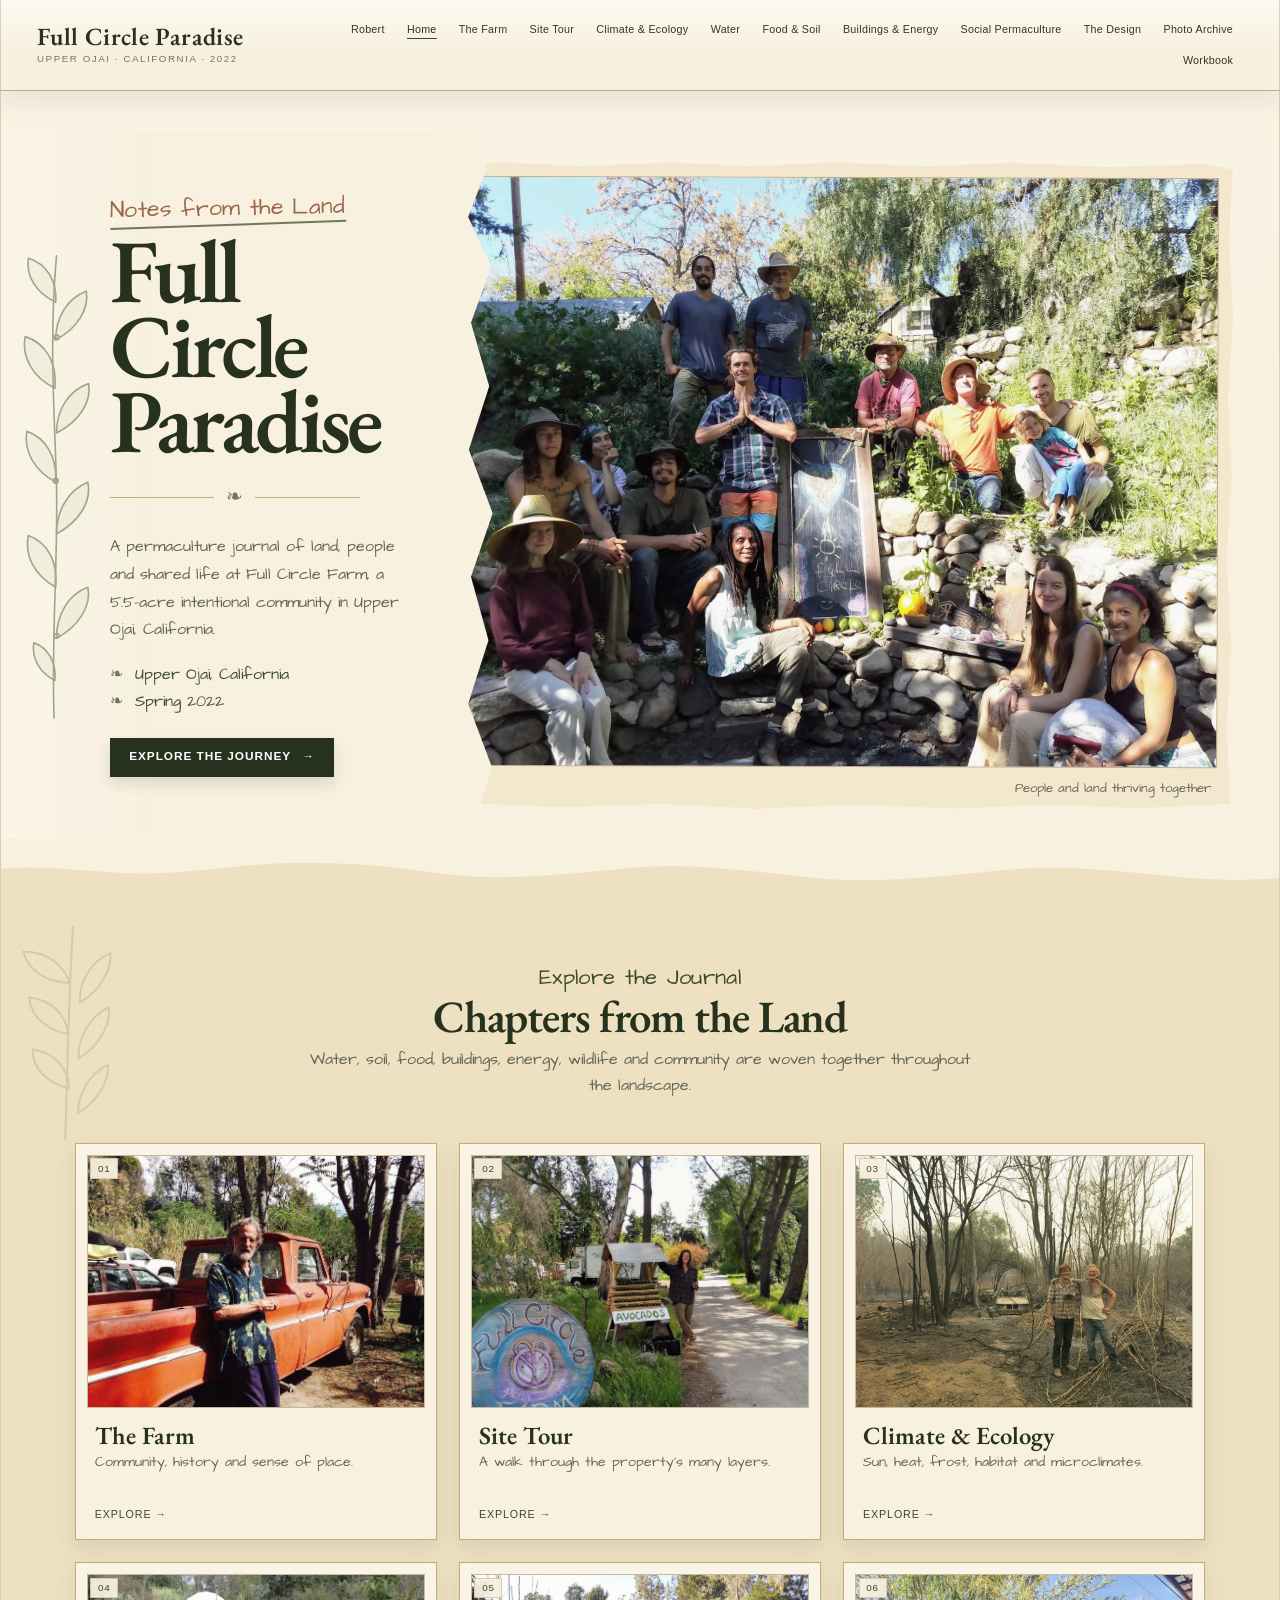
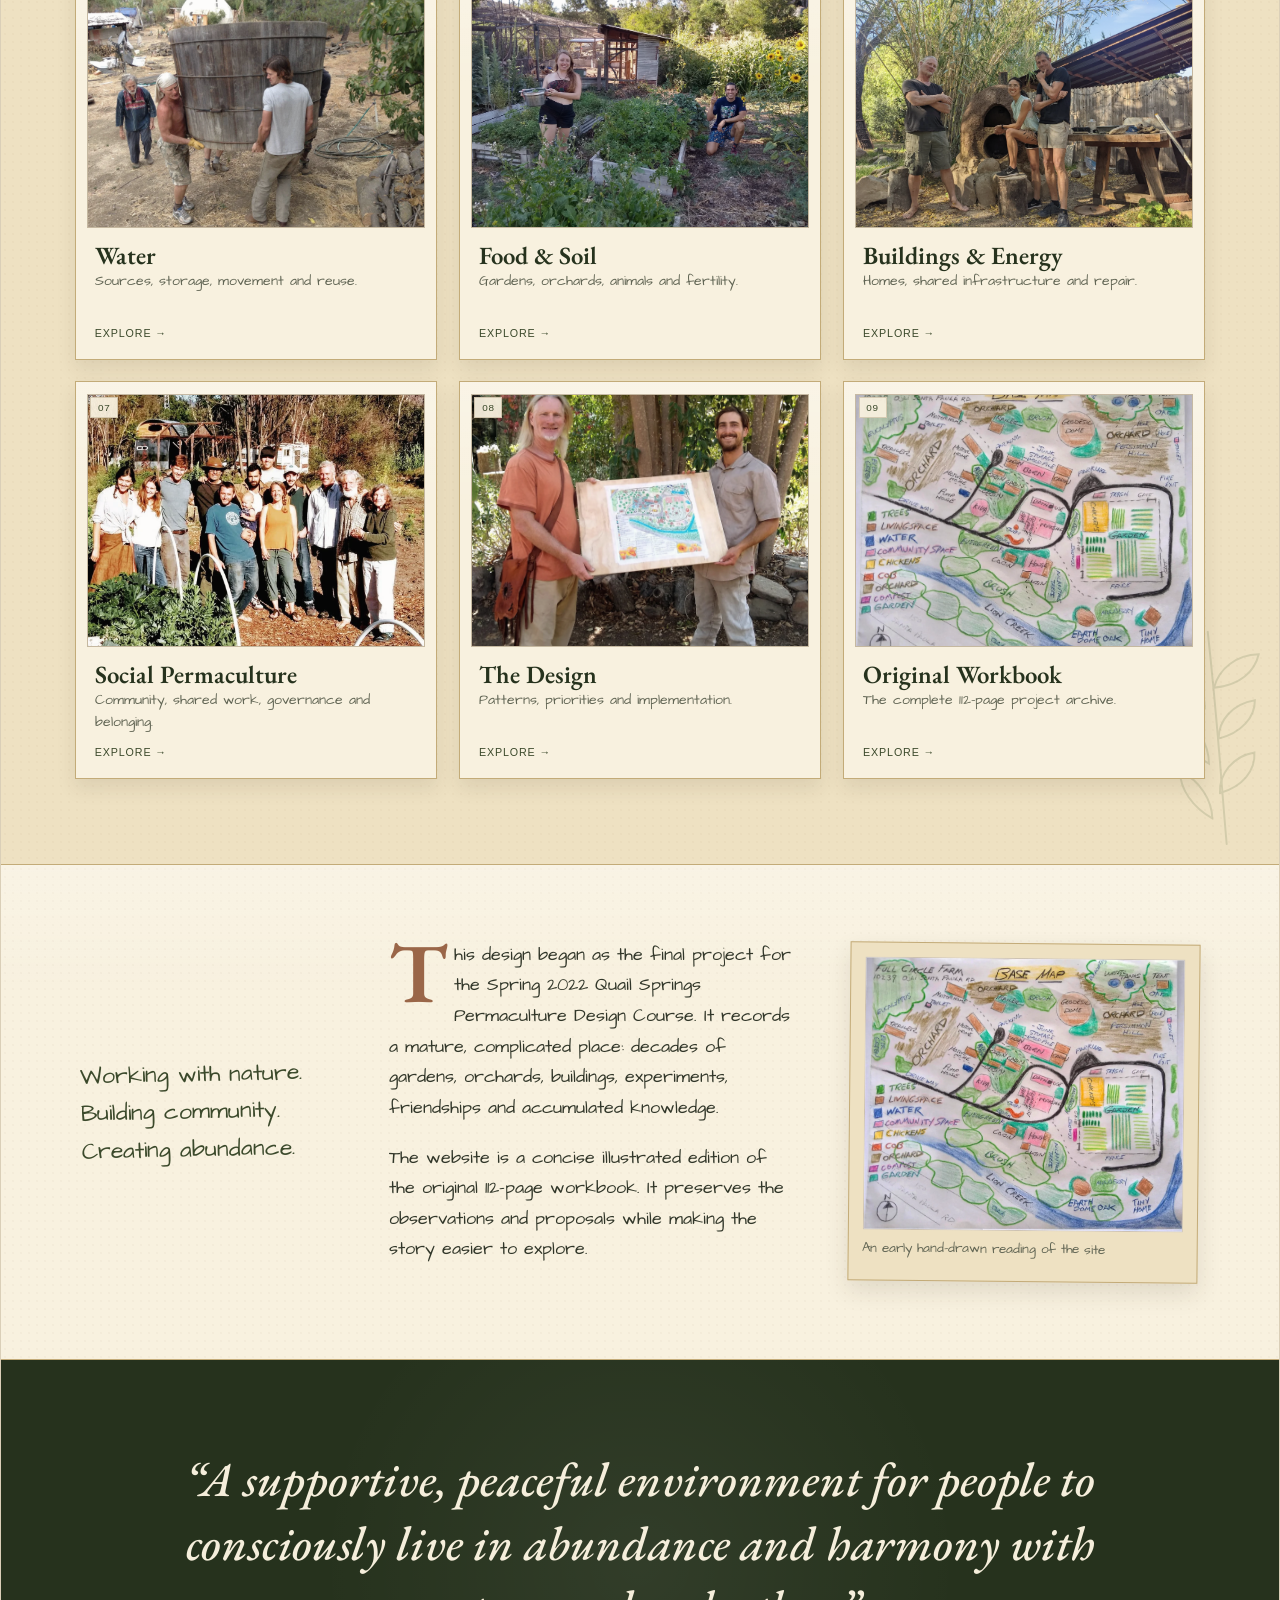
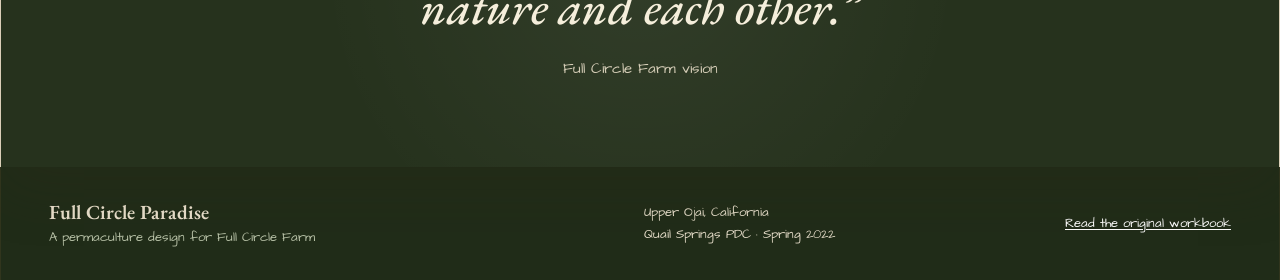
<file: index.html>
<!doctype html>
<html lang="en">
<head>
<meta name="robots" content="noindex, nofollow, noarchive">
  <meta charset="utf-8">
  <meta name="viewport" content="width=device-width, initial-scale=1">
  <meta name="theme-color" content="#384527">
  <meta name="description" content="Notes from the land and community: a permaculture journal for Full Circle Farm in Upper Ojai, California.">
  <title>Home · Full Circle Paradise</title>
  <link rel="icon" href="favicon.png" type="image/png">
  <link rel="stylesheet" href="style.css">
  <script src="site.js" defer></script>
</head>
<body>
<a class="skip-link" href="#main">Skip to content</a>

<header class="site-header">
  <a class="wordmark" href="index.html" aria-label="Full Circle Paradise home">
    <span>Full Circle Paradise</span>
    <small>Upper Ojai · California · 2022</small>
  </a>

  <button class="menu-button" type="button" aria-expanded="false" aria-controls="primary-nav">Menu</button>

  <nav class="primary-nav" id="primary-nav" aria-label="Primary navigation">
    <a href="index.html" class="active" aria-current="page">Home</a>
    <a href="story.html">The Farm</a>
    <a href="tour.html">Site Tour</a>
    <a href="climate.html">Climate &amp; Ecology</a>
    <a href="water.html">Water</a>
    <a href="food.html">Food &amp; Soil</a>
    <a href="buildings.html">Buildings &amp; Energy</a>
    <a href="social.html">Social Permaculture</a>
    <a href="design.html">The Design</a>
    <a href="photos.html">Photo Archive</a>
    <a href="workbook.html">Workbook</a>
  </nav>
</header>

<main id="main">
  <section class="home-hero">
    <div class="hero-journal">
      <p class="kicker">Notes from the Land</p>
      <h1>Full Circle<br>Paradise</h1>
      <div class="hero-divider" aria-hidden="true"><span>❧</span></div>

      <p class="hero-description">
        A permaculture journal of land, people and shared life at Full Circle Farm, a 5.5-acre intentional community in Upper Ojai, California.
      </p>

      <div class="hero-meta" aria-label="Place and date">
        <span>Upper Ojai, California</span>
        <span>Spring 2022</span>
      </div>

      <a class="hero-button" href="story.html">Explore the journey <span aria-hidden="true">→</span></a>
    </div>

    <figure class="hero-photo">
      <img src="images/people-first/full/home-community-terrace.webp" alt="Full Circle residents and friends smiling together in the terraced garden">
      <figcaption>People and land thriving together</figcaption>
    </figure>
  </section>

  <section class="chapter-index paper-section">
    <header class="section-heading">
      <p class="kicker">Explore the Journal</p>
      <h2>Chapters from the Land</h2>
      <p>Water, soil, food, buildings, energy, wildlife and community are woven together throughout the landscape.</p>
    </header>

    <div class="chapter-grid">
      <a class="chapter-card" href="story.html">
        <img src="images/story-atlas/bob-goddard-truck.webp" alt="Bob Goddard beside the orange farm truck">
        <span class="chapter-number">01</span>
        <h3>The Farm</h3>
        <p>Community, history and sense of place.</p>
        <span class="chapter-action">Explore →</span>
      </a>

      <a class="chapter-card" href="tour.html">
        <img src="images/people-first/full/tour-farm-entrance.webp" alt="A smiling resident beside the Full Circle roadside farm stand">
        <span class="chapter-number">02</span>
        <h3>Site Tour</h3>
        <p>A walk through the property’s many layers.</p>
        <span class="chapter-action">Explore →</span>
      </a>

      <a class="chapter-card" href="climate.html">
        <img src="images/people-first/full/climate-thomas-fire.webp" alt="Robert and Shaun after the Thomas Fire">
        <span class="chapter-number">03</span>
        <h3>Climate &amp; Ecology</h3>
        <p>Sun, heat, frost, habitat and microclimates.</p>
        <span class="chapter-action">Explore →</span>
      </a>

      <a class="chapter-card" href="water.html">
        <img src="images/people-first/full/water-tank-team.webp" alt="Community members moving a large wooden water tank">
        <span class="chapter-number">04</span>
        <h3>Water</h3>
        <p>Sources, storage, movement and reuse.</p>
        <span class="chapter-action">Explore →</span>
      </a>

      <a class="chapter-card" href="food.html">
        <img src="images/people-first/full/food-garden-pair.webp" alt="Two residents smiling together in the productive garden">
        <span class="chapter-number">05</span>
        <h3>Food &amp; Soil</h3>
        <p>Gardens, orchards, animals and fertility.</p>
        <span class="chapter-action">Explore →</span>
      </a>

      <a class="chapter-card" href="buildings.html">
        <img src="images/people-first/full/buildings-cob-oven-team.webp" alt="Three builders smiling beside a handmade cob oven">
        <span class="chapter-number">06</span>
        <h3>Buildings &amp; Energy</h3>
        <p>Homes, shared infrastructure and repair.</p>
        <span class="chapter-action">Explore →</span>
      </a>

      <a class="chapter-card social-card" href="social.html">
        <img src="images/people-first/full/social-garden-group.webp" alt="Full Circle residents gathered together in the garden">
        <span class="chapter-number">07</span>
        <h3>Social Permaculture</h3>
        <p>Community, shared work, governance and belonging.</p>
        <span class="chapter-action">Explore →</span>
      </a>

      <a class="chapter-card" href="design.html">
        <img src="images/design-collaboration-map.webp" alt="Collaborators presenting the completed Full Circle design map">
        <span class="chapter-number">08</span>
        <h3>The Design</h3>
        <p>Patterns, priorities and implementation.</p>
        <span class="chapter-action">Explore →</span>
      </a>

      <a class="chapter-card" href="workbook.html">
        <img src="images/p041.webp" alt="Hand-drawn overview map of Full Circle Farm">
        <span class="chapter-number">09</span>
        <h3>Original Workbook</h3>
        <p>The complete 112-page project archive.</p>
        <span class="chapter-action">Explore →</span>
      </a>
    </div>
  </section>

  <section class="journal-spread intro-spread">
    <div class="hand-note" aria-label="Design values">
      <p>Working with nature.</p>
      <p>Building community.</p>
      <p>Creating abundance.</p>
    </div>

    <div class="prose">
      <p class="dropcap">This design began as the final project for the Spring 2022 Quail Springs Permaculture Design Course. It records a mature, complicated place: decades of gardens, orchards, buildings, experiments, friendships and accumulated knowledge.</p>
      <p>The website is a concise illustrated edition of the original 112-page workbook. It preserves the observations and proposals while making the story easier to explore.</p>
    </div>

    <figure class="sketch-figure torn">
      <img src="images/p041.webp" alt="Hand-drawn overview map of Full Circle Farm" data-lightbox>
      <figcaption>An early hand-drawn reading of the site</figcaption>
    </figure>
  </section>

  <section class="closing-quote">
    <blockquote>“A supportive, peaceful environment for people to consciously live in abundance and harmony with nature and each other.”</blockquote>
    <p>Full Circle Farm vision</p>
  </section>
</main>

<footer class="site-footer">
  <div><strong>Full Circle Paradise</strong><br><span>A permaculture design for Full Circle Farm</span></div>
  <div>Upper Ojai, California<br>Quail Springs PDC · Spring 2022</div>
  <a href="documents/full-circle-paradise-workbook.pdf">Read the original workbook</a>
</footer>

<div class="lightbox" hidden aria-hidden="true">
  <button type="button" aria-label="Close image">×</button>
  <img alt="">
  <p></p>
</div>
</body>
</html>
</file>
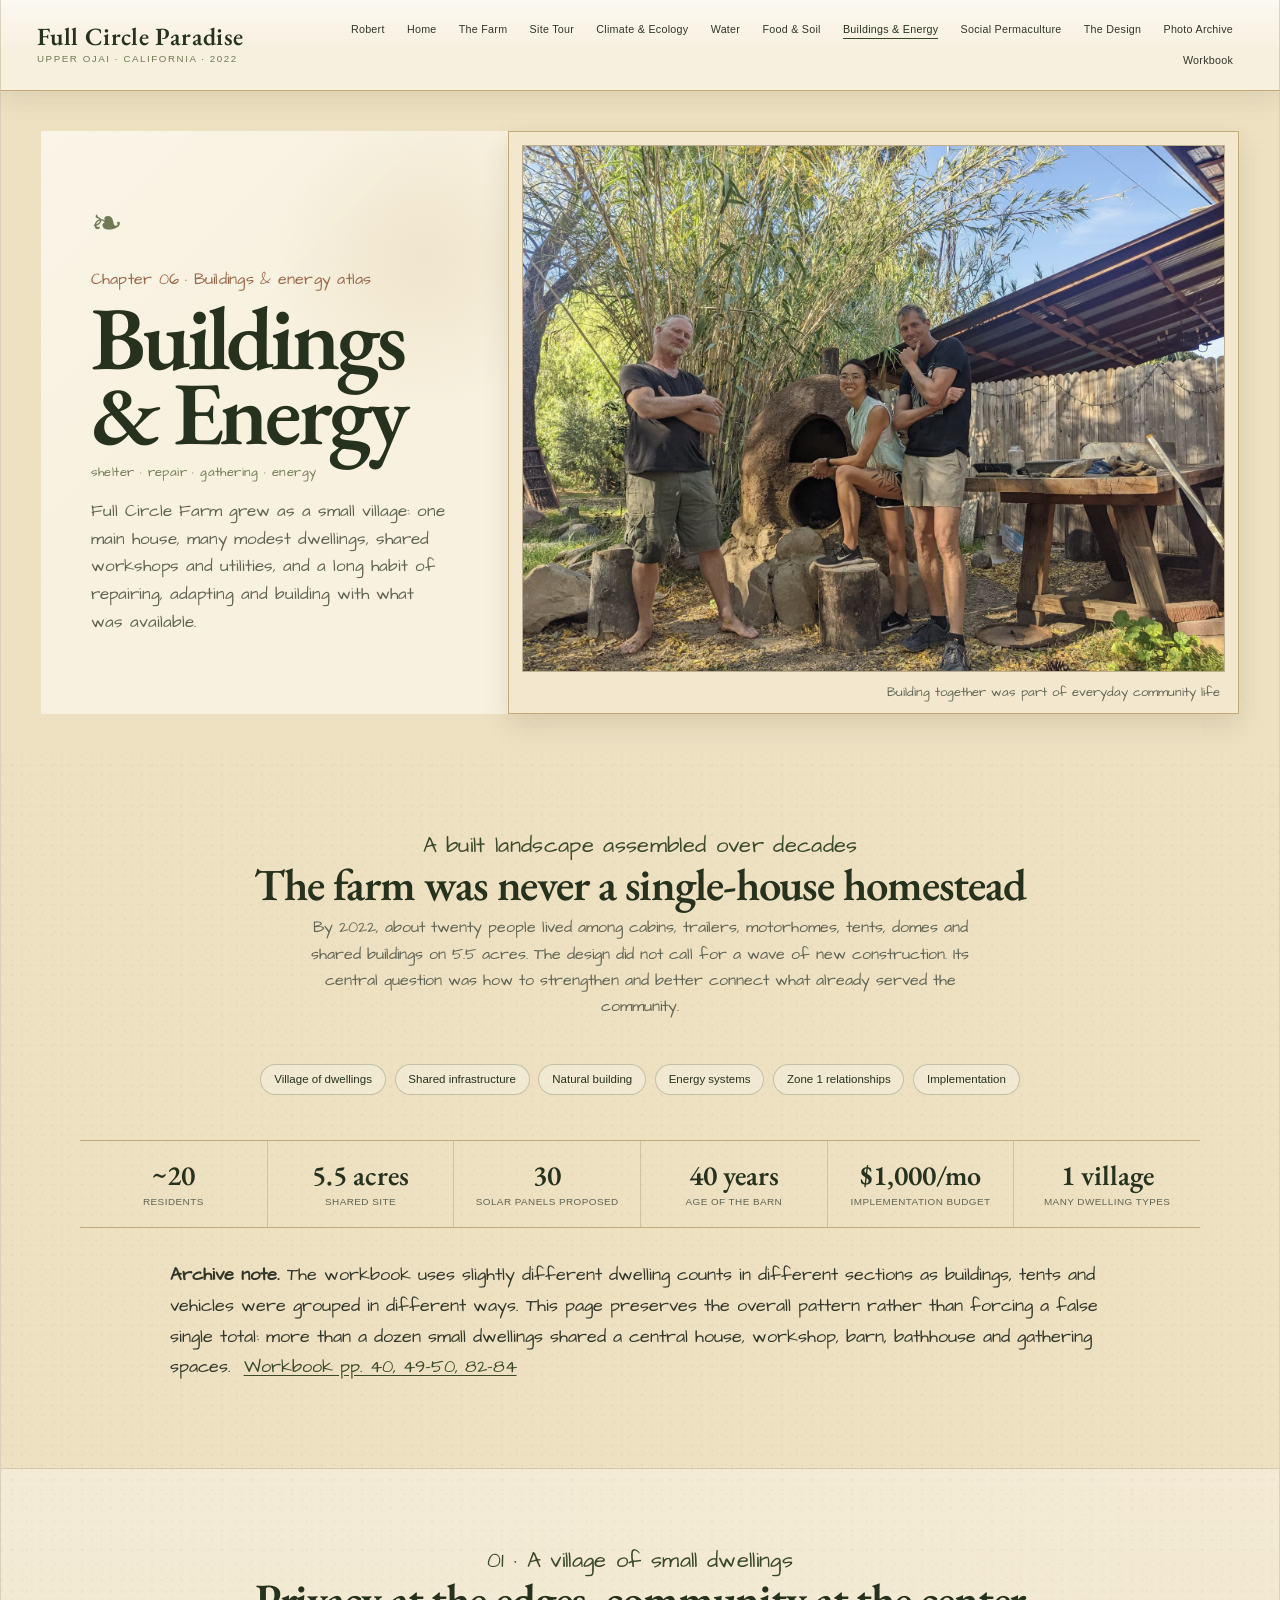
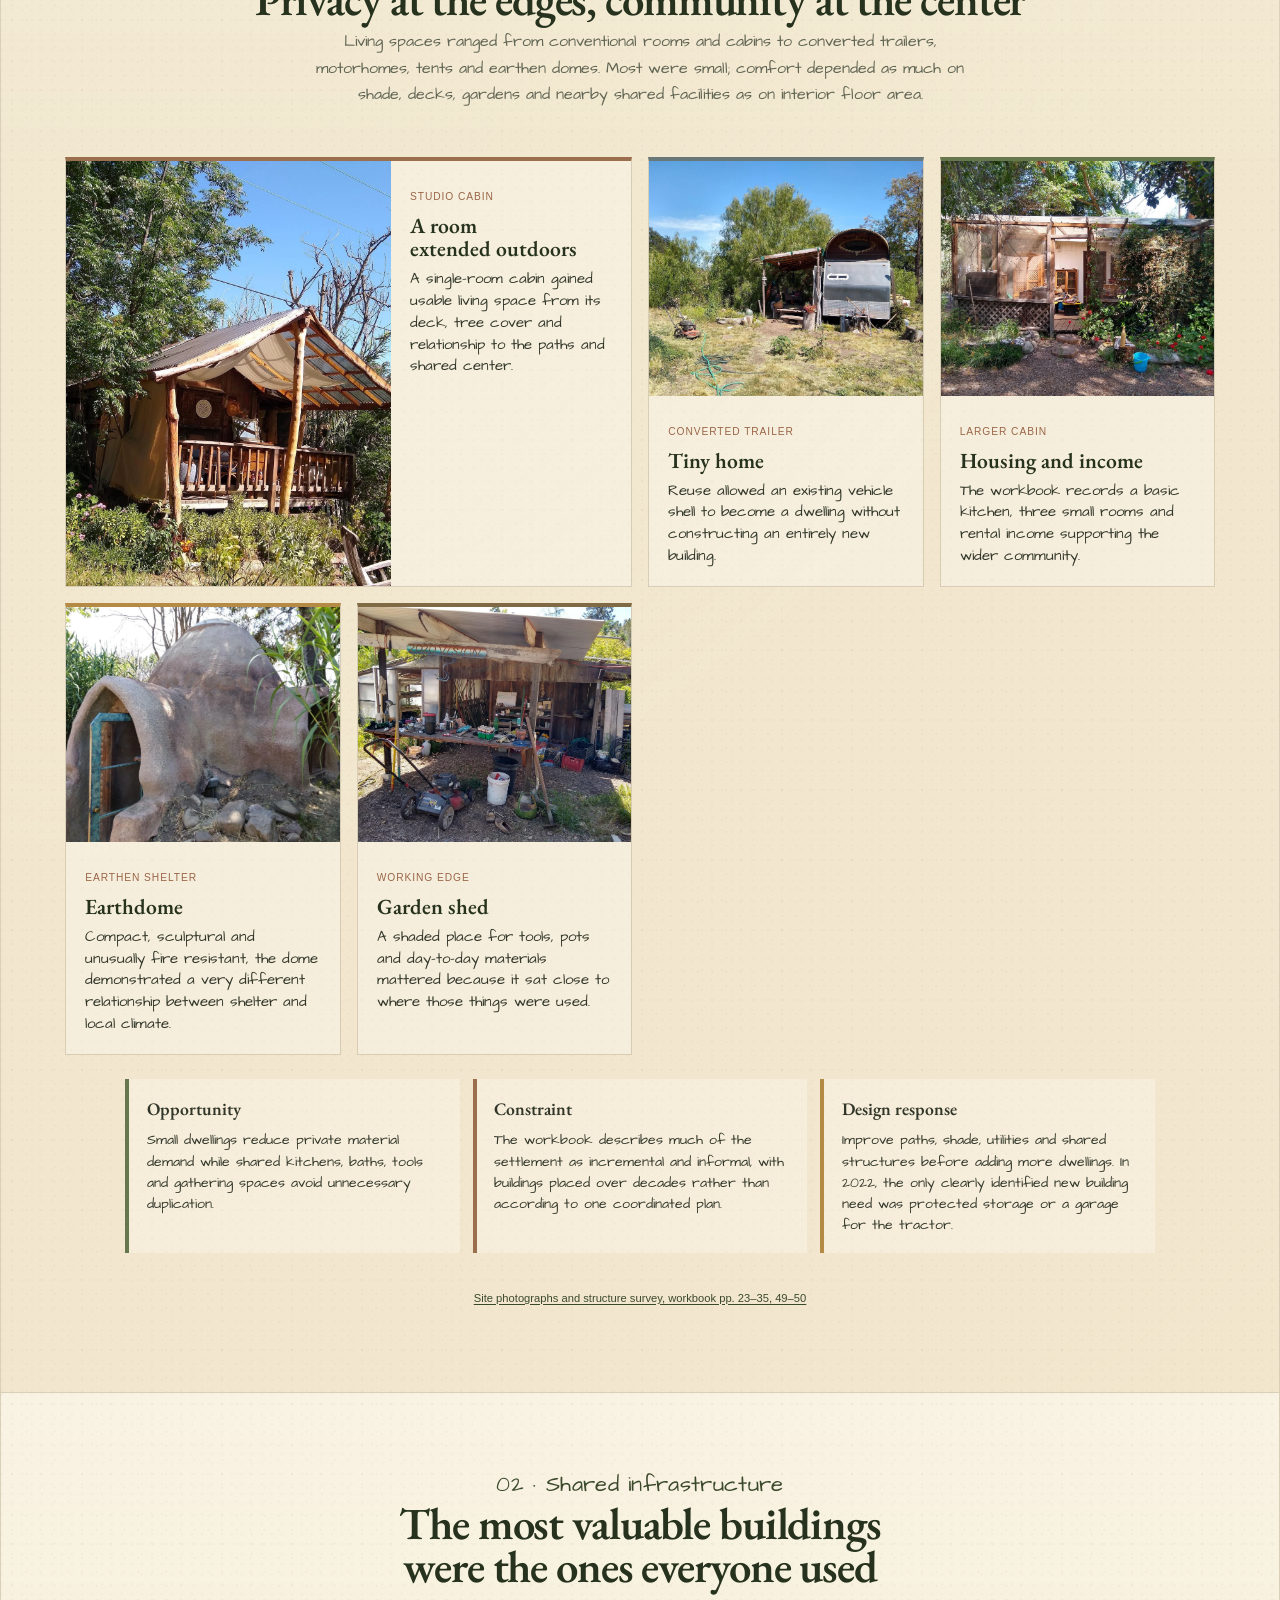
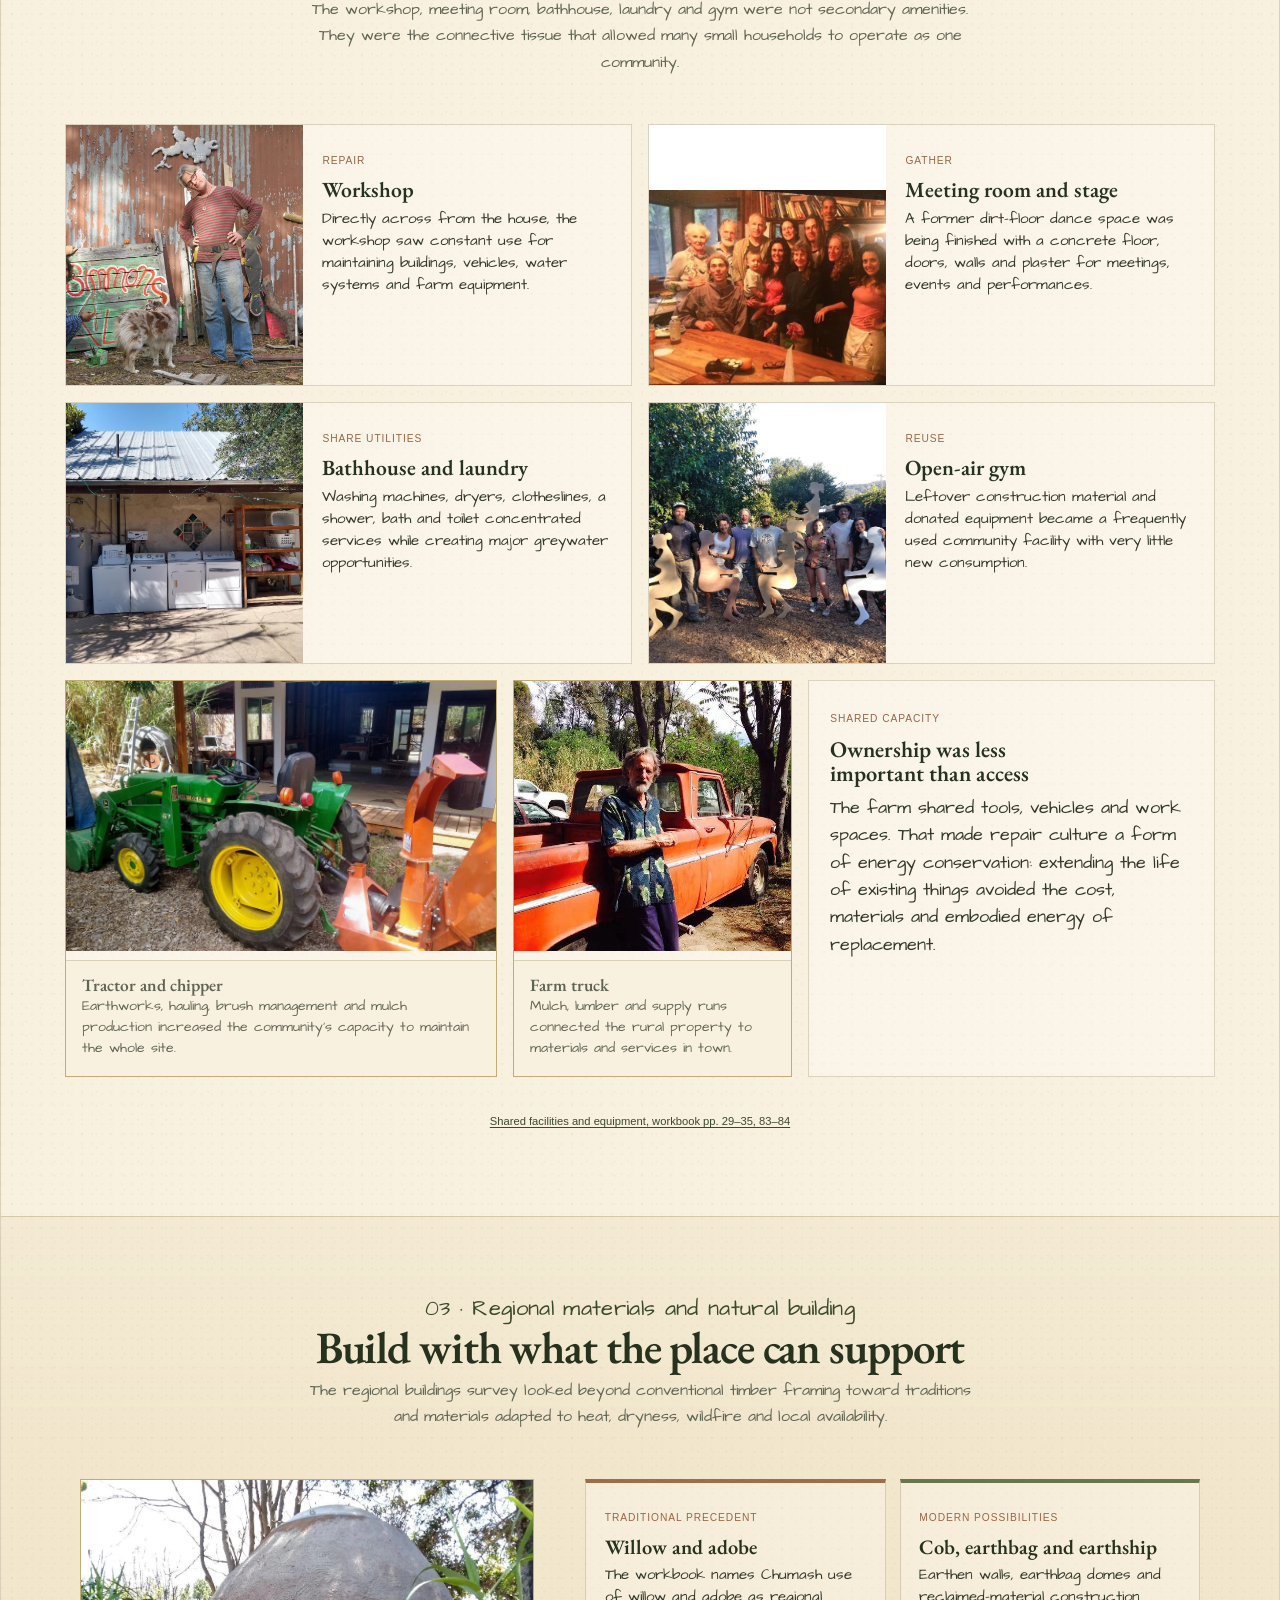
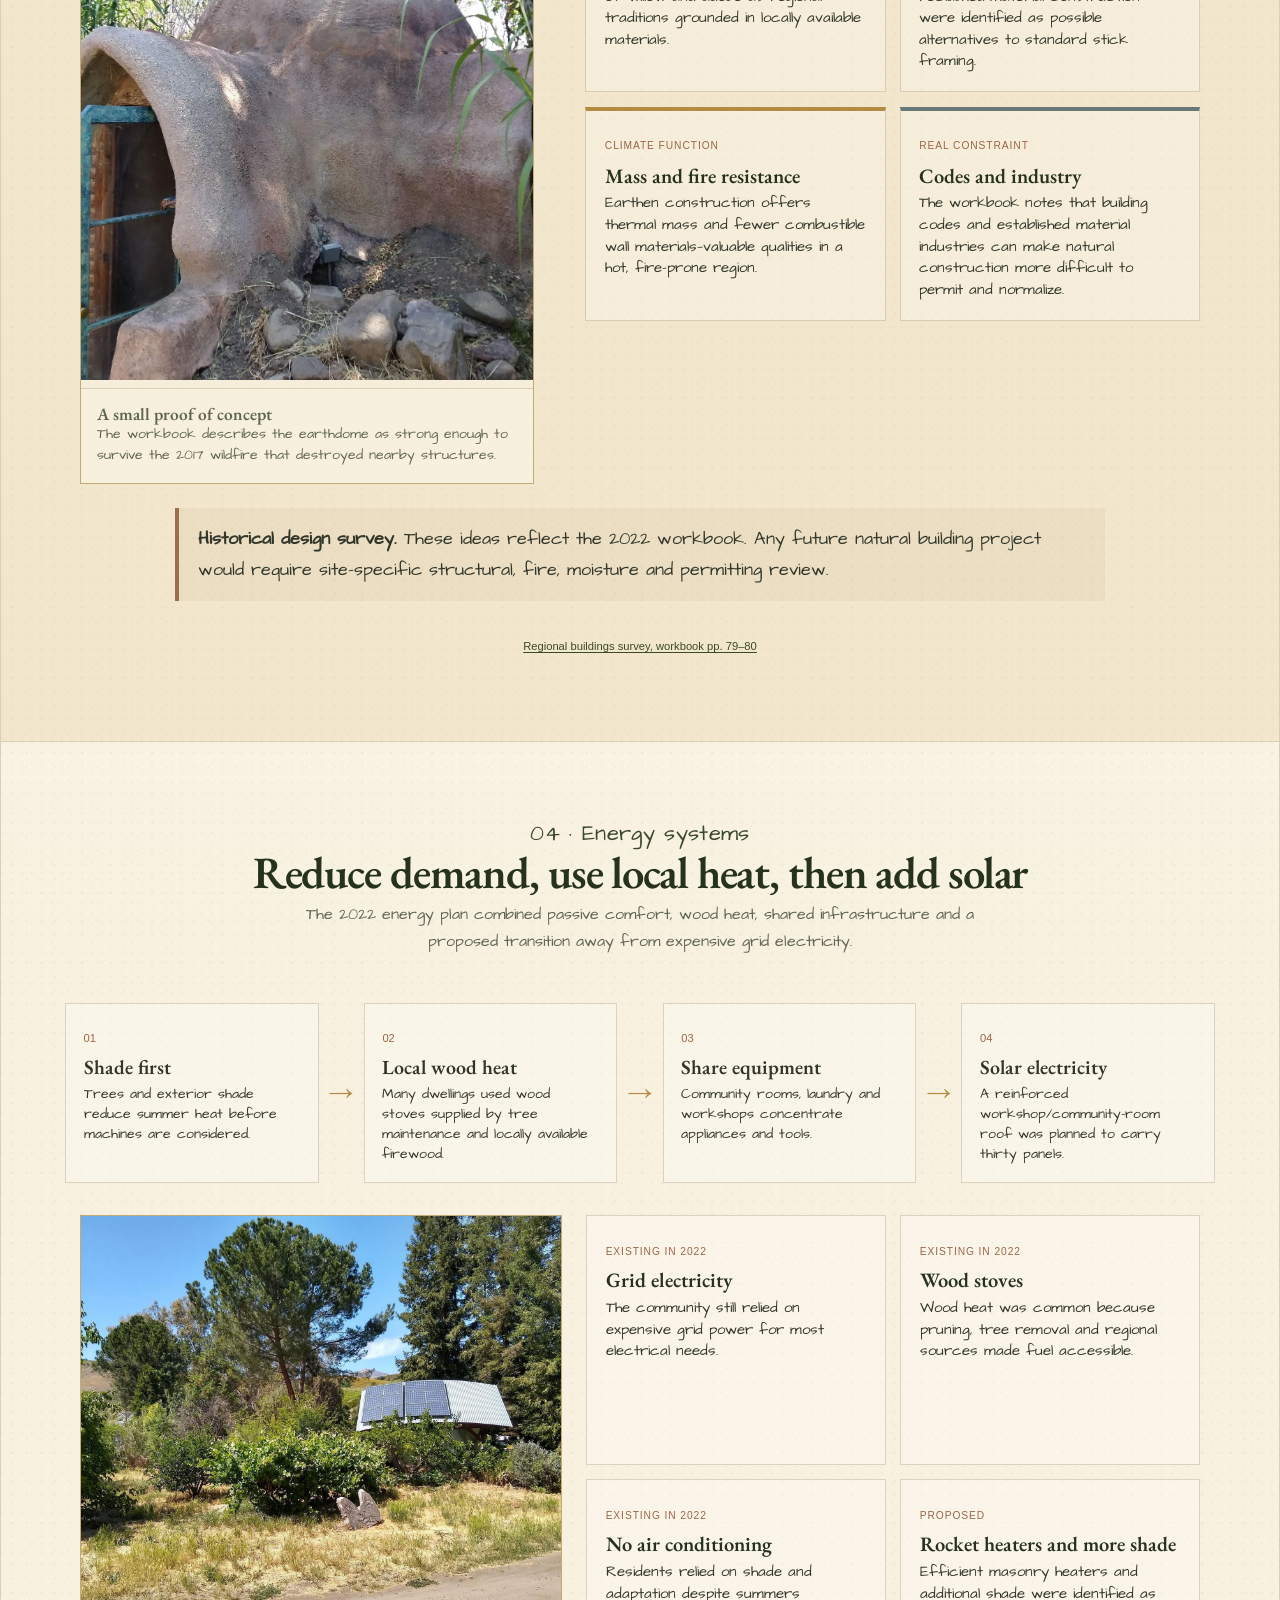
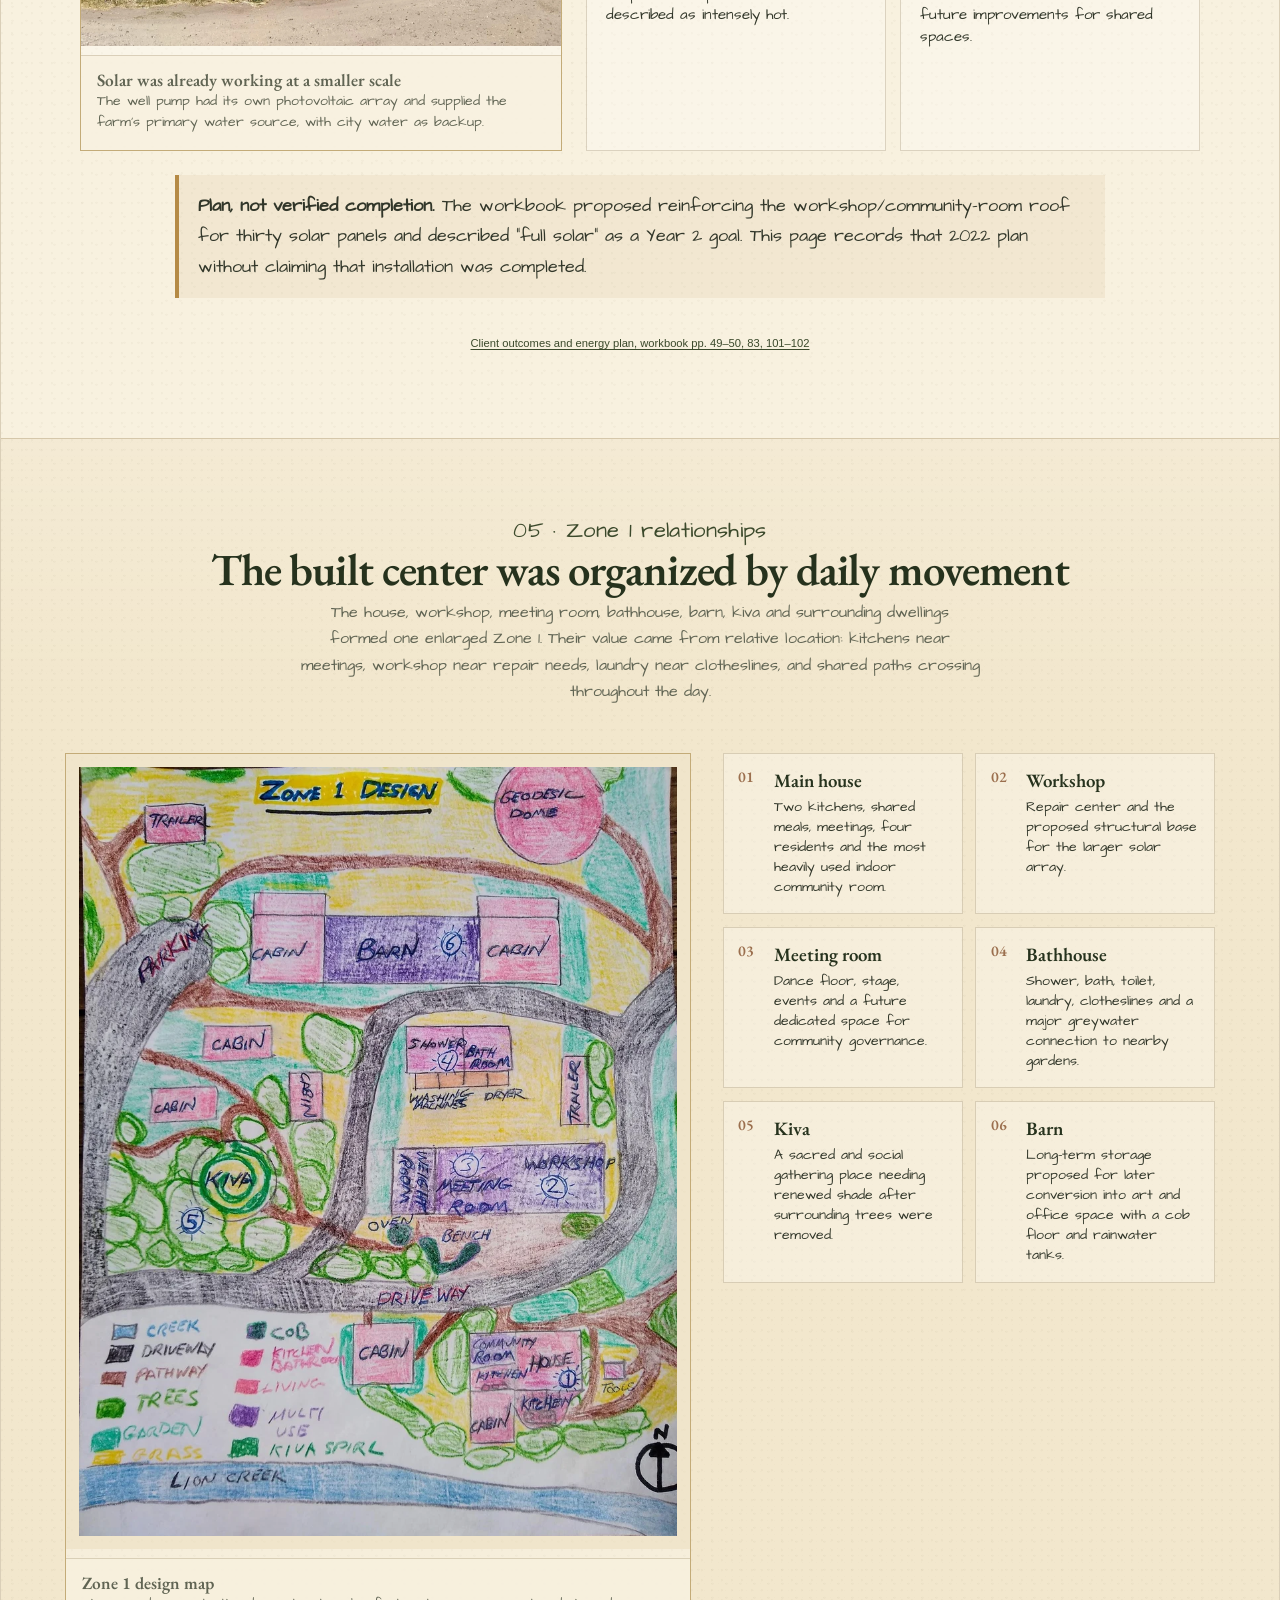
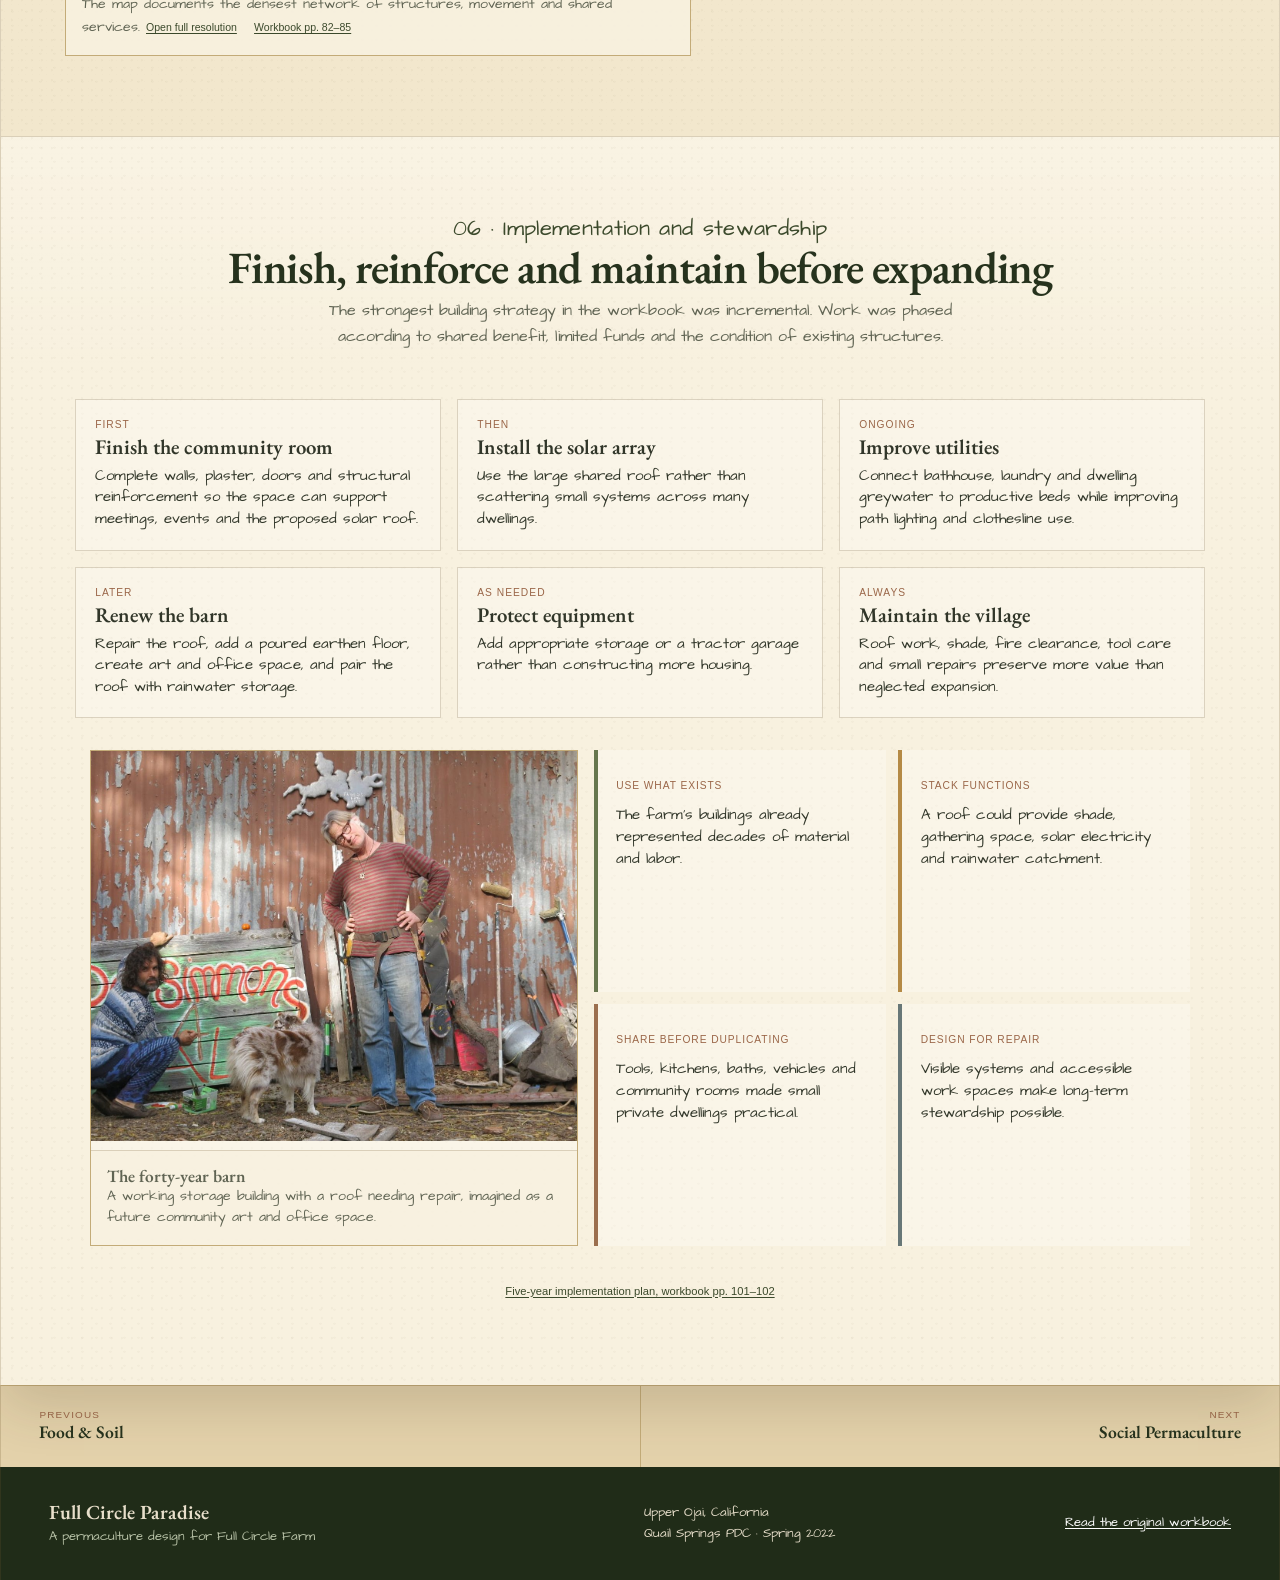
<file: buildings.html>
<!doctype html>
<html lang="en">
<head>
<meta name="robots" content="noindex, nofollow, noarchive">
  <meta charset="utf-8">
  <meta name="viewport" content="width=device-width, initial-scale=1">
  <meta name="theme-color" content="#334325">
  <meta name="description" content="A buildings and energy atlas for Full Circle Farm in Upper Ojai: dwellings, shared infrastructure, natural construction, repair culture, wood heat and the 2022 solar transition plan.">
  <title>Buildings &amp; Energy Atlas · Full Circle Paradise</title>
  <link rel="icon" href="favicon.png" type="image/png">
  <link rel="stylesheet" href="style.css">
  <link rel="stylesheet" href="buildings-additions.css">
<script src="site.js" defer></script>
</head>
<body>
<a class="skip-link" href="#main">Skip to content</a>

<header class="site-header">
  <a class="wordmark" href="index.html" aria-label="Full Circle Paradise home">
    <span>Full Circle Paradise</span>
    <small>Upper Ojai · California · 2022</small>
  </a>
  <button class="menu-button" type="button" aria-expanded="false" aria-controls="primary-nav">Menu</button>
  <nav class="primary-nav" id="primary-nav" aria-label="Primary navigation">
    <a href="index.html">Home</a>
    <a href="story.html">The Farm</a>
    <a href="tour.html">Site Tour</a>
    <a href="climate.html">Climate &amp; Ecology</a>
    <a href="water.html">Water</a>
    <a href="food.html">Food &amp; Soil</a>
    <a href="buildings.html" class="active" aria-current="page">Buildings &amp; Energy</a>
    <a href="social.html">Social Permaculture</a>
    <a href="design.html">The Design</a>
    <a href="photos.html">Photo Archive</a>
    <a href="workbook.html">Workbook</a>
  </nav>
</header>

<main id="main" class="chapter-page buildings-atlas-page">
  <header class="chapter-hero buildings-hero">
    <div>
      <p class="chapter-label">Chapter 06 · Buildings &amp; energy atlas</p>
      <h1>Buildings &amp; Energy</h1>
      <p class="lede">Full Circle Farm grew as a small village: one main house, many modest dwellings, shared workshops and utilities, and a long habit of repairing, adapting and building with what was available.</p>
    </div>
    <figure>
      <img src="images/people-first/full/buildings-cob-oven-team.webp" alt="Three community builders smiling beside a handmade cob oven" style="object-position:center 48%;">
      <figcaption>Building together was part of everyday community life</figcaption>
    </figure>
  </header>

  <section class="buildings-opening paper-section" id="overview" aria-labelledby="buildings-overview-title">
    <header class="section-heading">
      <p class="kicker">A built landscape assembled over decades</p>
      <h2 id="buildings-overview-title">The farm was never a single-house homestead</h2>
      <p>By 2022, about twenty people lived among cabins, trailers, motorhomes, tents, domes and shared buildings on 5.5 acres. The design did not call for a wave of new construction. Its central question was how to strengthen and better connect what already served the community.</p>
    </header>

    <nav class="buildings-atlas-nav" aria-label="Buildings and energy atlas contents">
      <a href="#village">Village of dwellings</a>
      <a href="#shared">Shared infrastructure</a>
      <a href="#materials">Natural building</a>
      <a href="#energy">Energy systems</a>
      <a href="#zone-one">Zone 1 relationships</a>
      <a href="#phasing">Implementation</a>
    </nav>

    <div class="buildings-facts" aria-label="Buildings and energy facts recorded in the 2022 workbook">
      <div><strong>~20</strong><span>residents</span></div>
      <div><strong>5.5 acres</strong><span>shared site</span></div>
      <div><strong>30</strong><span>solar panels proposed</span></div>
      <div><strong>40 years</strong><span>age of the barn</span></div>
      <div><strong>$1,000/mo</strong><span>implementation budget</span></div>
      <div><strong>1 village</strong><span>many dwelling types</span></div>
    </div>

    <aside class="archive-note buildings-archive-note">
      <strong>Archive note.</strong> The workbook uses slightly different dwelling counts in different sections as buildings, tents and vehicles were grouped in different ways. This page preserves the overall pattern rather than forcing a false single total: more than a dozen small dwellings shared a central house, workshop, barn, bathhouse and gathering spaces.
      <a href="documents/full-circle-paradise-workbook.pdf#page=40" target="_blank" rel="noopener">Workbook pp. 40, 49–50, 82–84</a>
    </aside>
  </section>

  <section class="buildings-section buildings-paper" id="village" aria-labelledby="village-title">
    <header class="section-heading">
      <p class="kicker">01 · A village of small dwellings</p>
      <h2 id="village-title">Privacy at the edges, community at the center</h2>
      <p>Living spaces ranged from conventional rooms and cabins to converted trailers, motorhomes, tents and earthen domes. Most were small; comfort depended as much on shade, decks, gardens and nearby shared facilities as on interior floor area.</p>
    </header>

    <div class="dwelling-grid">
      <article class="dwelling-card wide">
        <figure><img src="images/buildings-atlas/studio-cabin.webp" alt="Small studio cabin with a wooden deck beneath trees"></figure>
        <div><span>Studio cabin</span><h3>A room extended outdoors</h3><p>A single-room cabin gained usable living space from its deck, tree cover and relationship to the paths and shared center.</p></div>
      </article>
      <article class="dwelling-card">
        <figure><img src="images/buildings-atlas/tiny-home.webp" alt="Tiny home converted from a cargo trailer"></figure>
        <div><span>Converted trailer</span><h3>Tiny home</h3><p>Reuse allowed an existing vehicle shell to become a dwelling without constructing an entirely new building.</p></div>
      </article>
      <article class="dwelling-card">
        <figure><img src="images/buildings-atlas/large-cabin.webp" alt="Larger cabin surrounded by vegetation"></figure>
        <div><span>Larger cabin</span><h3>Housing and income</h3><p>The workbook records a basic kitchen, three small rooms and rental income supporting the wider community.</p></div>
      </article>
      <article class="dwelling-card">
        <figure><img src="images/buildings-atlas/earthdome.webp" alt="Small rounded earthen dome dwelling with an arched doorway"></figure>
        <div><span>Earthen shelter</span><h3>Earthdome</h3><p>Compact, sculptural and unusually fire resistant, the dome demonstrated a very different relationship between shelter and local climate.</p></div>
      </article>
      <article class="dwelling-card">
        <figure><img src="images/buildings-atlas/garden-shed.webp" alt="Shaded open garden shed filled with tools and supplies"></figure>
        <div><span>Working edge</span><h3>Garden shed</h3><p>A shaded place for tools, pots and day-to-day materials mattered because it sat close to where those things were used.</p></div>
      </article>
    </div>

    <div class="village-reading-grid">
      <aside><strong>Opportunity</strong><p>Small dwellings reduce private material demand while shared kitchens, baths, tools and gathering spaces avoid unnecessary duplication.</p></aside>
      <aside><strong>Constraint</strong><p>The workbook describes much of the settlement as incremental and informal, with buildings placed over decades rather than according to one coordinated plan.</p></aside>
      <aside><strong>Design response</strong><p>Improve paths, shade, utilities and shared structures before adding more dwellings. In 2022, the only clearly identified new building need was protected storage or a garage for the tractor.</p></aside>
    </div>
    <p class="source-centered"><a class="source-link" href="documents/full-circle-paradise-workbook.pdf#page=23" target="_blank" rel="noopener">Site photographs and structure survey, workbook pp. 23–35, 49–50</a></p>
  </section>

  <section class="buildings-section buildings-paper" id="shared" aria-labelledby="shared-title">
    <header class="section-heading">
      <p class="kicker">02 · Shared infrastructure</p>
      <h2 id="shared-title">The most valuable buildings were the ones everyone used</h2>
      <p>The workshop, meeting room, bathhouse, laundry and gym were not secondary amenities. They were the connective tissue that allowed many small households to operate as one community.</p>
    </header>

    <div class="shared-grid">
      <article>
        <figure><img src="images/archive-v3/full/054-2e8cb5bd-8d02-4d86-a252-049b7fcc2d37.jpg" alt="Two people painting a handmade farm sign beside the workshop"></figure>
        <div><span>Repair</span><h3>Workshop</h3><p>Directly across from the house, the workshop saw constant use for maintaining buildings, vehicles, water systems and farm equipment.</p></div>
      </article>
      <article>
        <figure><img src="images/archive-v3/full/010-35328311-10212606023530337-2234397061468389376-n.jpg" alt="Residents and friends gathered in a shared interior space"></figure>
        <div><span>Gather</span><h3>Meeting room and stage</h3><p>A former dirt-floor dance space was being finished with a concrete floor, doors, walls and plaster for meetings, events and performances.</p></div>
      </article>
      <article>
        <figure><img src="images/buildings-atlas/laundry-bathhouse.webp" alt="Shared laundry and bathhouse with washing machines beneath a metal roof"></figure>
        <div><span>Share utilities</span><h3>Bathhouse and laundry</h3><p>Washing machines, dryers, clotheslines, a shower, bath and toilet concentrated services while creating major greywater opportunities.</p></div>
      </article>
      <article>
        <figure><img src="images/archive-v3/full/003-29cd096a-740e-45ed-8f3f-8b80ecf51fd3.jpg" alt="A smiling work party holding sculptural chairs built from shared materials"></figure>
        <div><span>Reuse</span><h3>Open-air gym</h3><p>Leftover construction material and donated equipment became a frequently used community facility with very little new consumption.</p></div>
      </article>
    </div>

    <div class="tools-layout">
      <figure><img src="images/buildings-atlas/tractor.webp" alt="Green tractor with backhoe and orange chipper attachment"><figcaption><strong>Tractor and chipper</strong> Earthworks, hauling, brush management and mulch production increased the community’s capacity to maintain the whole site.</figcaption></figure>
      <figure><img src="images/story-atlas/bob-goddard-truck.webp" alt="Bob Goddard standing beside the orange farm truck"><figcaption><strong>Farm truck</strong> Mulch, lumber and supply runs connected the rural property to materials and services in town.</figcaption></figure>
      <div class="tools-note"><span>Shared capacity</span><h3>Ownership was less important than access</h3><p>The farm shared tools, vehicles and work spaces. That made repair culture a form of energy conservation: extending the life of existing things avoided the cost, materials and embodied energy of replacement.</p></div>
    </div>
    <p class="source-centered"><a class="source-link" href="documents/full-circle-paradise-workbook.pdf#page=29" target="_blank" rel="noopener">Shared facilities and equipment, workbook pp. 29–35, 83–84</a></p>
  </section>

  <section class="buildings-section buildings-paper" id="materials" aria-labelledby="materials-title">
    <header class="section-heading">
      <p class="kicker">03 · Regional materials and natural building</p>
      <h2 id="materials-title">Build with what the place can support</h2>
      <p>The regional buildings survey looked beyond conventional timber framing toward traditions and materials adapted to heat, dryness, wildfire and local availability.</p>
    </header>

    <div class="materials-layout">
      <figure class="earthdome-feature">
        <img src="images/buildings-atlas/earthdome.webp" alt="Earthen dome at Full Circle Farm surrounded by reeds and trees">
        <figcaption><strong>A small proof of concept</strong> The workbook describes the earthdome as strong enough to survive the 2017 wildfire that destroyed nearby structures.</figcaption>
      </figure>
      <div class="materials-notes">
        <article><span>Traditional precedent</span><h3>Willow and adobe</h3><p>The workbook names Chumash use of willow and adobe as regional traditions grounded in locally available materials.</p></article>
        <article><span>Modern possibilities</span><h3>Cob, earthbag and earthship</h3><p>Earthen walls, earthbag domes and reclaimed-material construction were identified as possible alternatives to standard stick framing.</p></article>
        <article><span>Climate function</span><h3>Mass and fire resistance</h3><p>Earthen construction offers thermal mass and fewer combustible wall materials—valuable qualities in a hot, fire-prone region.</p></article>
        <article><span>Real constraint</span><h3>Codes and industry</h3><p>The workbook notes that building codes and established material industries can make natural construction more difficult to permit and normalize.</p></article>
      </div>
    </div>

    <aside class="materials-caution"><strong>Historical design survey.</strong> These ideas reflect the 2022 workbook. Any future natural building project would require site-specific structural, fire, moisture and permitting review.</aside>
    <p class="source-centered"><a class="source-link" href="documents/full-circle-paradise-workbook.pdf#page=79" target="_blank" rel="noopener">Regional buildings survey, workbook pp. 79–80</a></p>
  </section>

  <section class="buildings-section buildings-paper" id="energy" aria-labelledby="energy-title">
    <header class="section-heading">
      <p class="kicker">04 · Energy systems</p>
      <h2 id="energy-title">Reduce demand, use local heat, then add solar</h2>
      <p>The 2022 energy plan combined passive comfort, wood heat, shared infrastructure and a proposed transition away from expensive grid electricity.</p>
    </header>

    <div class="energy-path" aria-label="Energy strategy described in the workbook">
      <div><span>01</span><strong>Shade first</strong><p>Trees and exterior shade reduce summer heat before machines are considered.</p></div>
      <b aria-hidden="true">→</b>
      <div><span>02</span><strong>Local wood heat</strong><p>Many dwellings used wood stoves supplied by tree maintenance and locally available firewood.</p></div>
      <b aria-hidden="true">→</b>
      <div><span>03</span><strong>Share equipment</strong><p>Community rooms, laundry and workshops concentrate appliances and tools.</p></div>
      <b aria-hidden="true">→</b>
      <div><span>04</span><strong>Solar electricity</strong><p>A reinforced workshop/community-room roof was planned to carry thirty panels.</p></div>
    </div>

    <div class="energy-layout">
      <figure class="solar-feature"><img src="images/buildings-atlas/solar-well-house.webp" alt="Small well house with solar panels in a field"><figcaption><strong>Solar was already working at a smaller scale</strong> The well pump had its own photovoltaic array and supplied the farm’s primary water source, with city water as backup.</figcaption></figure>
      <div class="energy-cards">
        <article><span>Existing in 2022</span><h3>Grid electricity</h3><p>The community still relied on expensive grid power for most electrical needs.</p></article>
        <article><span>Existing in 2022</span><h3>Wood stoves</h3><p>Wood heat was common because pruning, tree removal and regional sources made fuel accessible.</p></article>
        <article><span>Existing in 2022</span><h3>No air conditioning</h3><p>Residents relied on shade and adaptation despite summers described as intensely hot.</p></article>
        <article><span>Proposed</span><h3>Rocket heaters and more shade</h3><p>Efficient masonry heaters and additional shade were identified as future improvements for shared spaces.</p></article>
      </div>
    </div>

    <aside class="solar-archive-note"><strong>Plan, not verified completion.</strong> The workbook proposed reinforcing the workshop/community-room roof for thirty solar panels and described “full solar” as a Year 2 goal. This page records that 2022 plan without claiming that installation was completed.</aside>
    <p class="source-centered"><a class="source-link" href="documents/full-circle-paradise-workbook.pdf#page=49" target="_blank" rel="noopener">Client outcomes and energy plan, workbook pp. 49–50, 83, 101–102</a></p>
  </section>

  <section class="buildings-section buildings-paper" id="zone-one" aria-labelledby="zone-one-title">
    <header class="section-heading">
      <p class="kicker">05 · Zone 1 relationships</p>
      <h2 id="zone-one-title">The built center was organized by daily movement</h2>
      <p>The house, workshop, meeting room, bathhouse, barn, kiva and surrounding dwellings formed one enlarged Zone 1. Their value came from relative location: kitchens near meetings, workshop near repair needs, laundry near clotheslines, and shared paths crossing throughout the day.</p>
    </header>

    <div class="zone-one-layout">
      <figure class="buildings-map">
        <a href="images/buildings-atlas/zone-1-design-full.jpeg" target="_blank" rel="noopener" aria-label="Open the Zone 1 design map at full resolution">
          <img src="images/buildings-atlas/zone-1-design-preview.webp" alt="Hand-drawn Zone 1 design map showing the house, workshop, meeting room, bathhouse, barn, cabins, paths and water systems">
        </a>
        <figcaption><strong>Zone 1 design map</strong> The map documents the densest network of structures, movement and shared services. <a href="images/buildings-atlas/zone-1-design-full.jpeg" target="_blank" rel="noopener">Open full resolution</a> <a href="documents/full-circle-paradise-workbook.pdf#page=82" target="_blank" rel="noopener">Workbook pp. 82–85</a></figcaption>
      </figure>

      <div class="zone-one-cards">
        <article><span>01</span><h3>Main house</h3><p>Two kitchens, shared meals, meetings, four residents and the most heavily used indoor community room.</p></article>
        <article><span>02</span><h3>Workshop</h3><p>Repair center and the proposed structural base for the larger solar array.</p></article>
        <article><span>03</span><h3>Meeting room</h3><p>Dance floor, stage, events and a future dedicated space for community governance.</p></article>
        <article><span>04</span><h3>Bathhouse</h3><p>Shower, bath, toilet, laundry, clotheslines and a major greywater connection to nearby gardens.</p></article>
        <article><span>05</span><h3>Kiva</h3><p>A sacred and social gathering place needing renewed shade after surrounding trees were removed.</p></article>
        <article><span>06</span><h3>Barn</h3><p>Long-term storage proposed for later conversion into art and office space with a cob floor and rainwater tanks.</p></article>
      </div>
    </div>
  </section>

  <section class="buildings-section buildings-paper" id="phasing" aria-labelledby="phasing-title">
    <header class="section-heading">
      <p class="kicker">06 · Implementation and stewardship</p>
      <h2 id="phasing-title">Finish, reinforce and maintain before expanding</h2>
      <p>The strongest building strategy in the workbook was incremental. Work was phased according to shared benefit, limited funds and the condition of existing structures.</p>
    </header>

    <ol class="building-timeline">
      <li><span>First</span><strong>Finish the community room</strong><p>Complete walls, plaster, doors and structural reinforcement so the space can support meetings, events and the proposed solar roof.</p></li>
      <li><span>Then</span><strong>Install the solar array</strong><p>Use the large shared roof rather than scattering small systems across many dwellings.</p></li>
      <li><span>Ongoing</span><strong>Improve utilities</strong><p>Connect bathhouse, laundry and dwelling greywater to productive beds while improving path lighting and clothesline use.</p></li>
      <li><span>Later</span><strong>Renew the barn</strong><p>Repair the roof, add a poured earthen floor, create art and office space, and pair the roof with rainwater storage.</p></li>
      <li><span>As needed</span><strong>Protect equipment</strong><p>Add appropriate storage or a tractor garage rather than constructing more housing.</p></li>
      <li><span>Always</span><strong>Maintain the village</strong><p>Roof work, shade, fire clearance, tool care and small repairs preserve more value than neglected expansion.</p></li>
    </ol>

    <div class="barn-layout">
      <figure><img src="images/archive-v3/full/004-2e8cb5bd-8d02-4d86-a252-049b7fcc2d37.jpg" alt="Two people painting a handmade sign beside the working barn"><figcaption><strong>The forty-year barn</strong> A working storage building with a roof needing repair, imagined as a future community art and office space.</figcaption></figure>
      <div class="closing-principles">
        <article><span>Use what exists</span><p>The farm’s buildings already represented decades of material and labor.</p></article>
        <article><span>Stack functions</span><p>A roof could provide shade, gathering space, solar electricity and rainwater catchment.</p></article>
        <article><span>Share before duplicating</span><p>Tools, kitchens, baths, vehicles and community rooms made small private dwellings practical.</p></article>
        <article><span>Design for repair</span><p>Visible systems and accessible work spaces make long-term stewardship possible.</p></article>
      </div>
    </div>
    <p class="source-centered"><a class="source-link" href="documents/full-circle-paradise-workbook.pdf#page=101" target="_blank" rel="noopener">Five-year implementation plan, workbook pp. 101–102</a></p>
  </section>
</main>

<nav class="chapter-nav" aria-label="Chapter navigation">
  <a class="previous" href="food.html"><span>Previous</span>Food &amp; Soil</a>
  <a class="next" href="social.html"><span>Next</span>Social Permaculture</a>
</nav>

<footer class="site-footer">
  <div><strong>Full Circle Paradise</strong><br><span>A permaculture design for Full Circle Farm</span></div>
  <div>Upper Ojai, California<br>Quail Springs PDC · Spring 2022</div>
  <a href="documents/full-circle-paradise-workbook.pdf">Read the original workbook</a>
</footer>

<div class="lightbox" hidden aria-hidden="true">
  <button type="button" aria-label="Close image">×</button>
  <img alt="">
  <p></p>
</div>
</body>
</html>
</file>
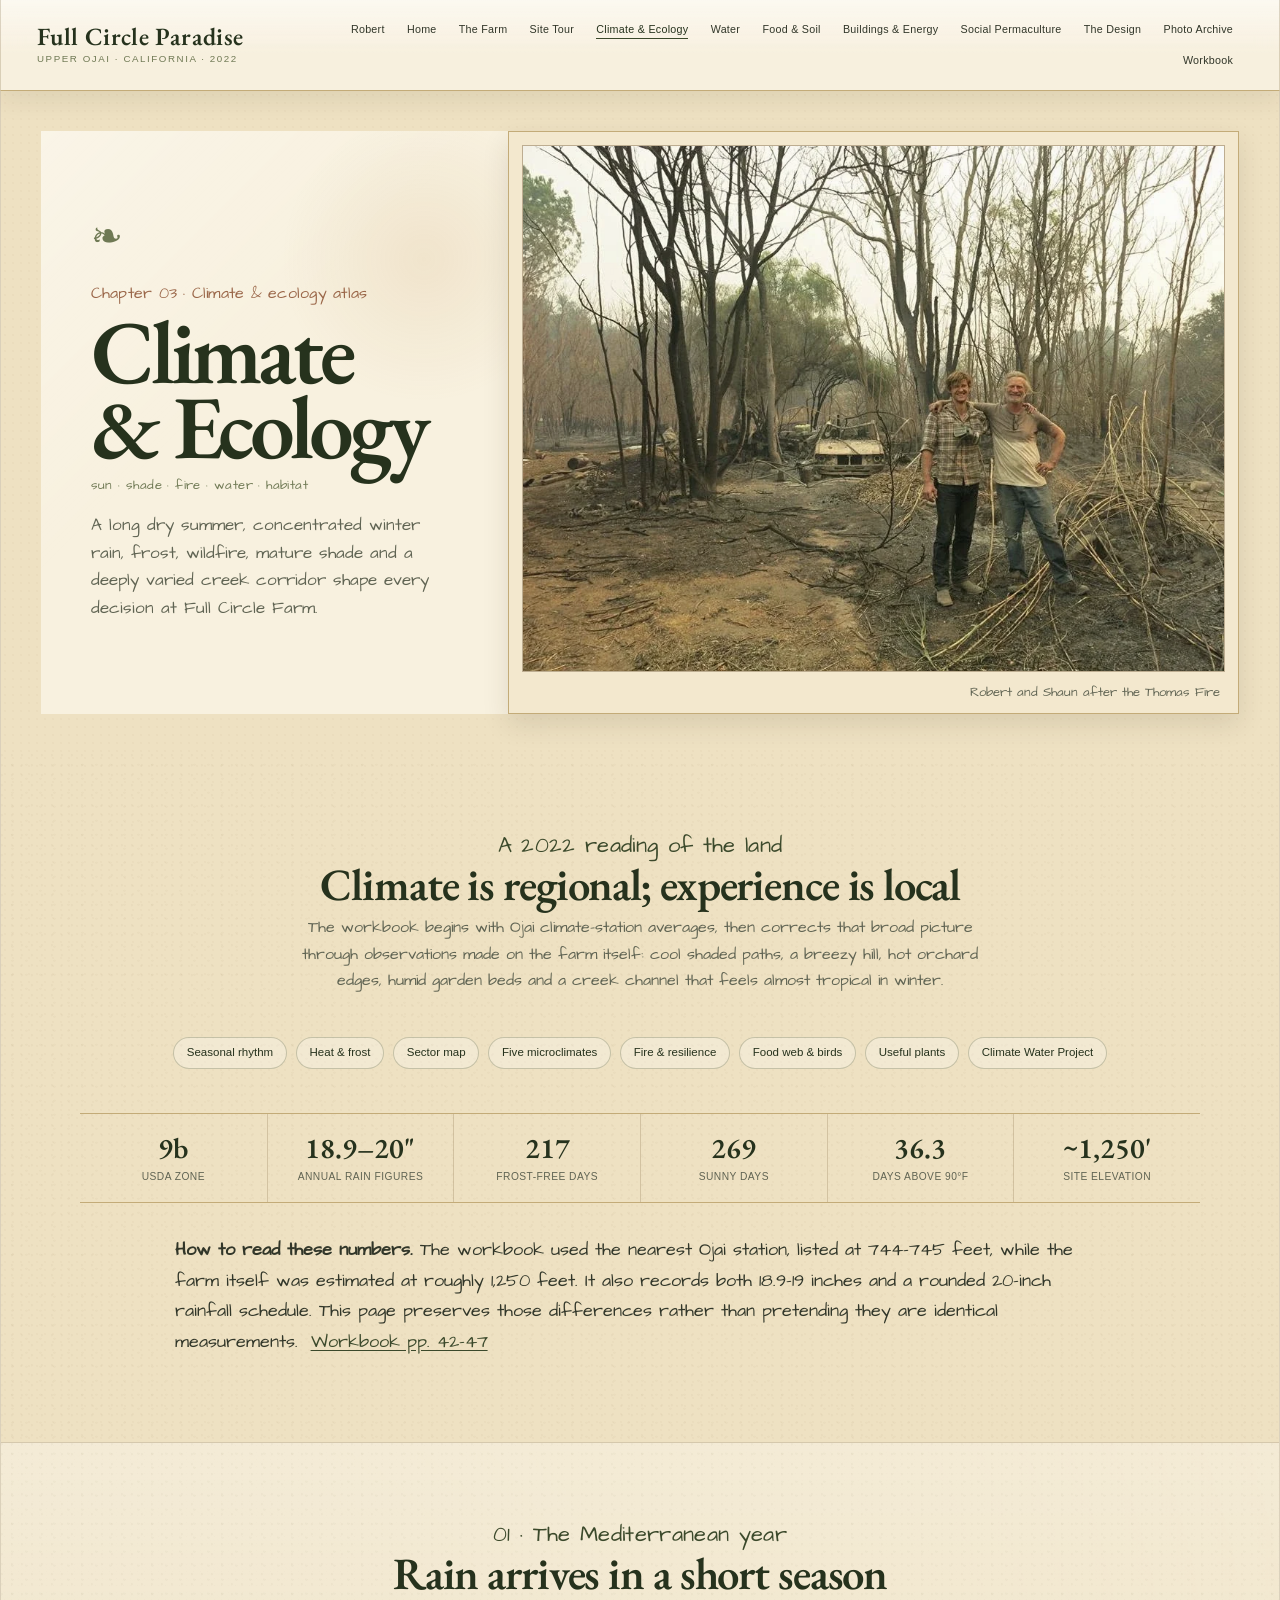
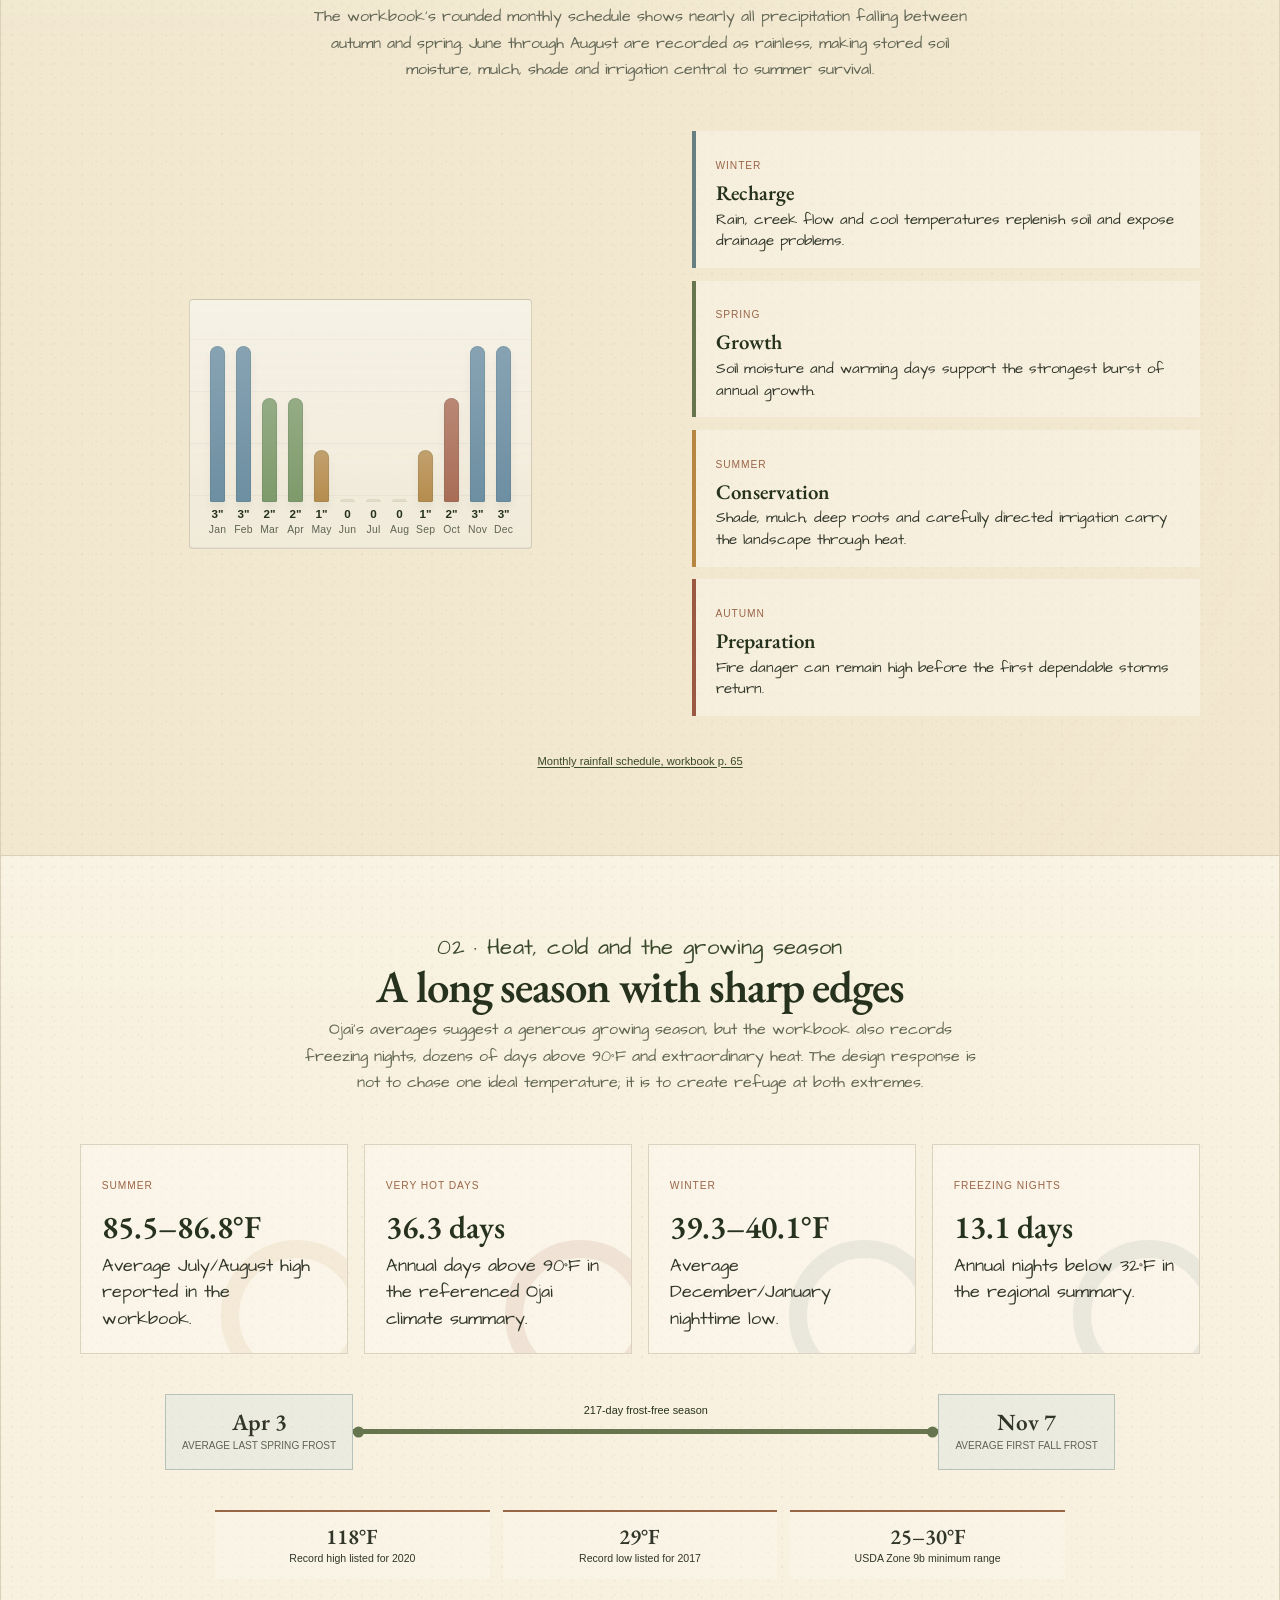
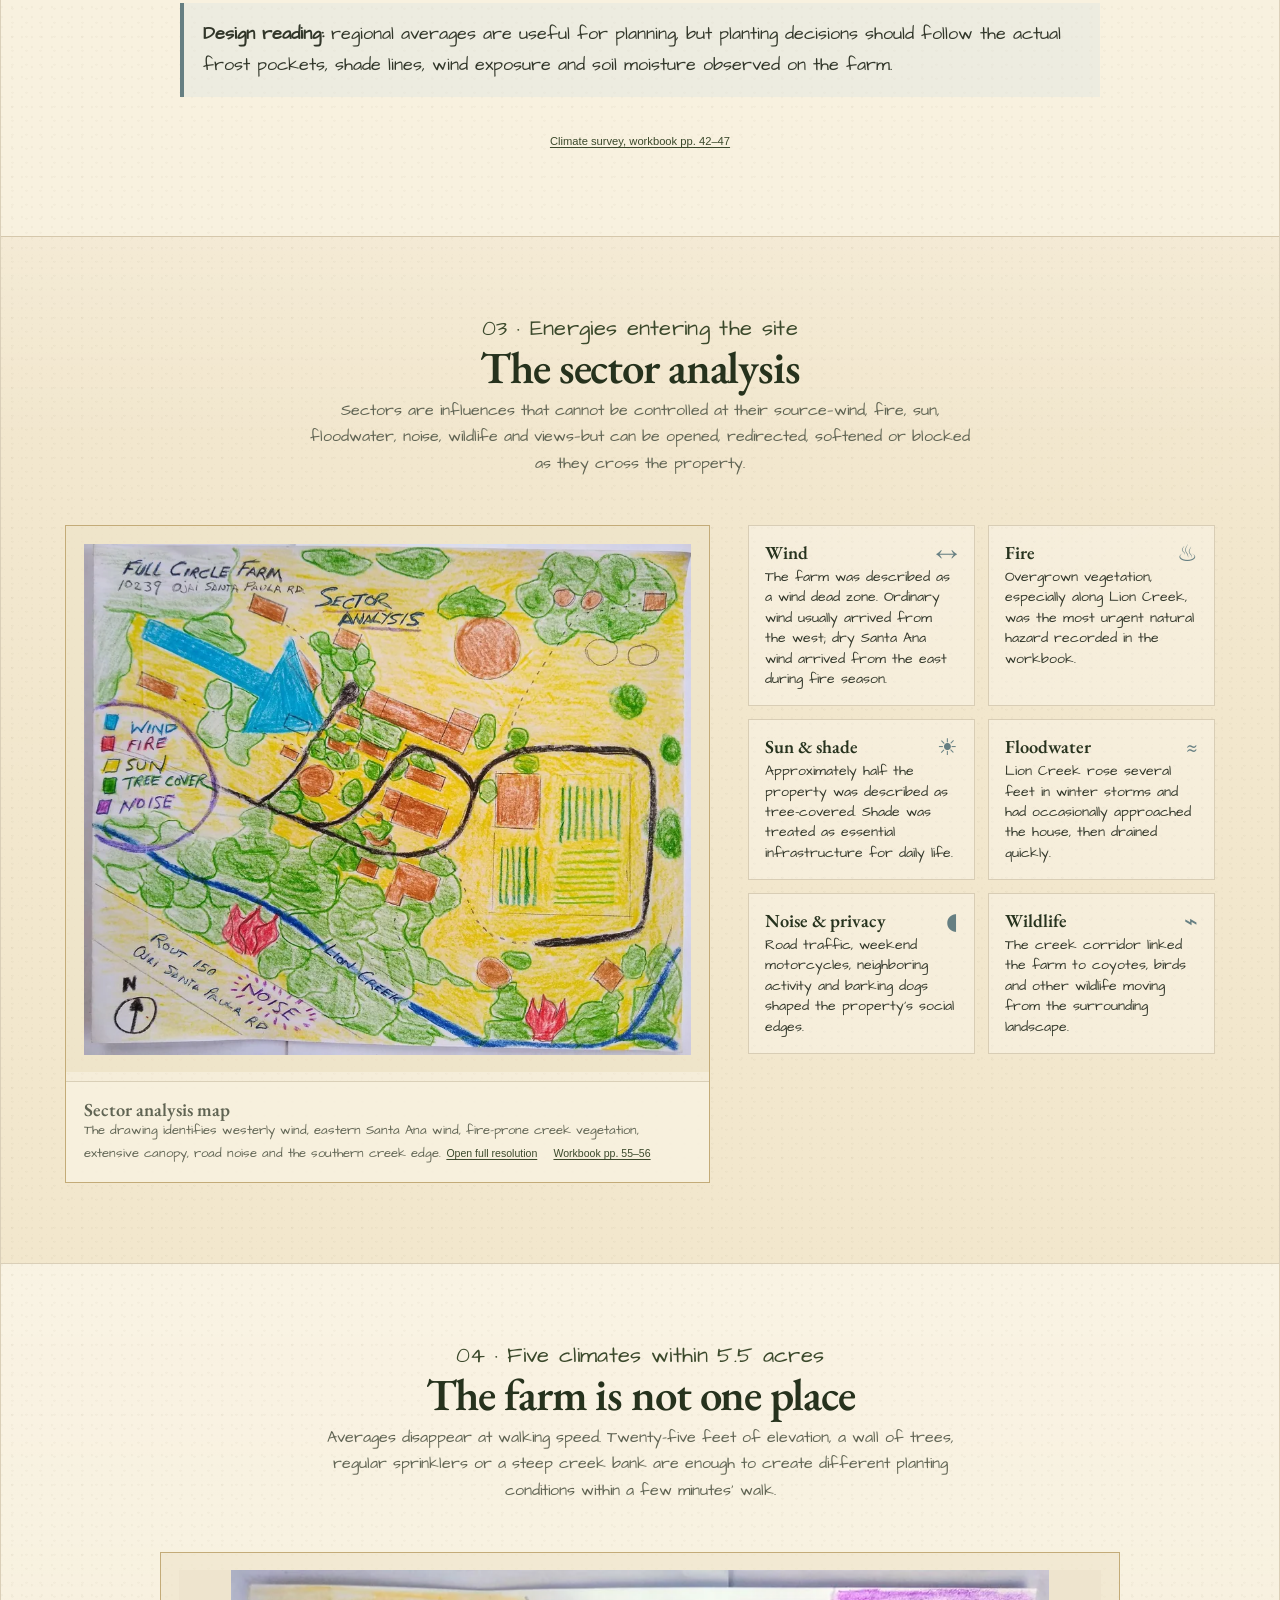
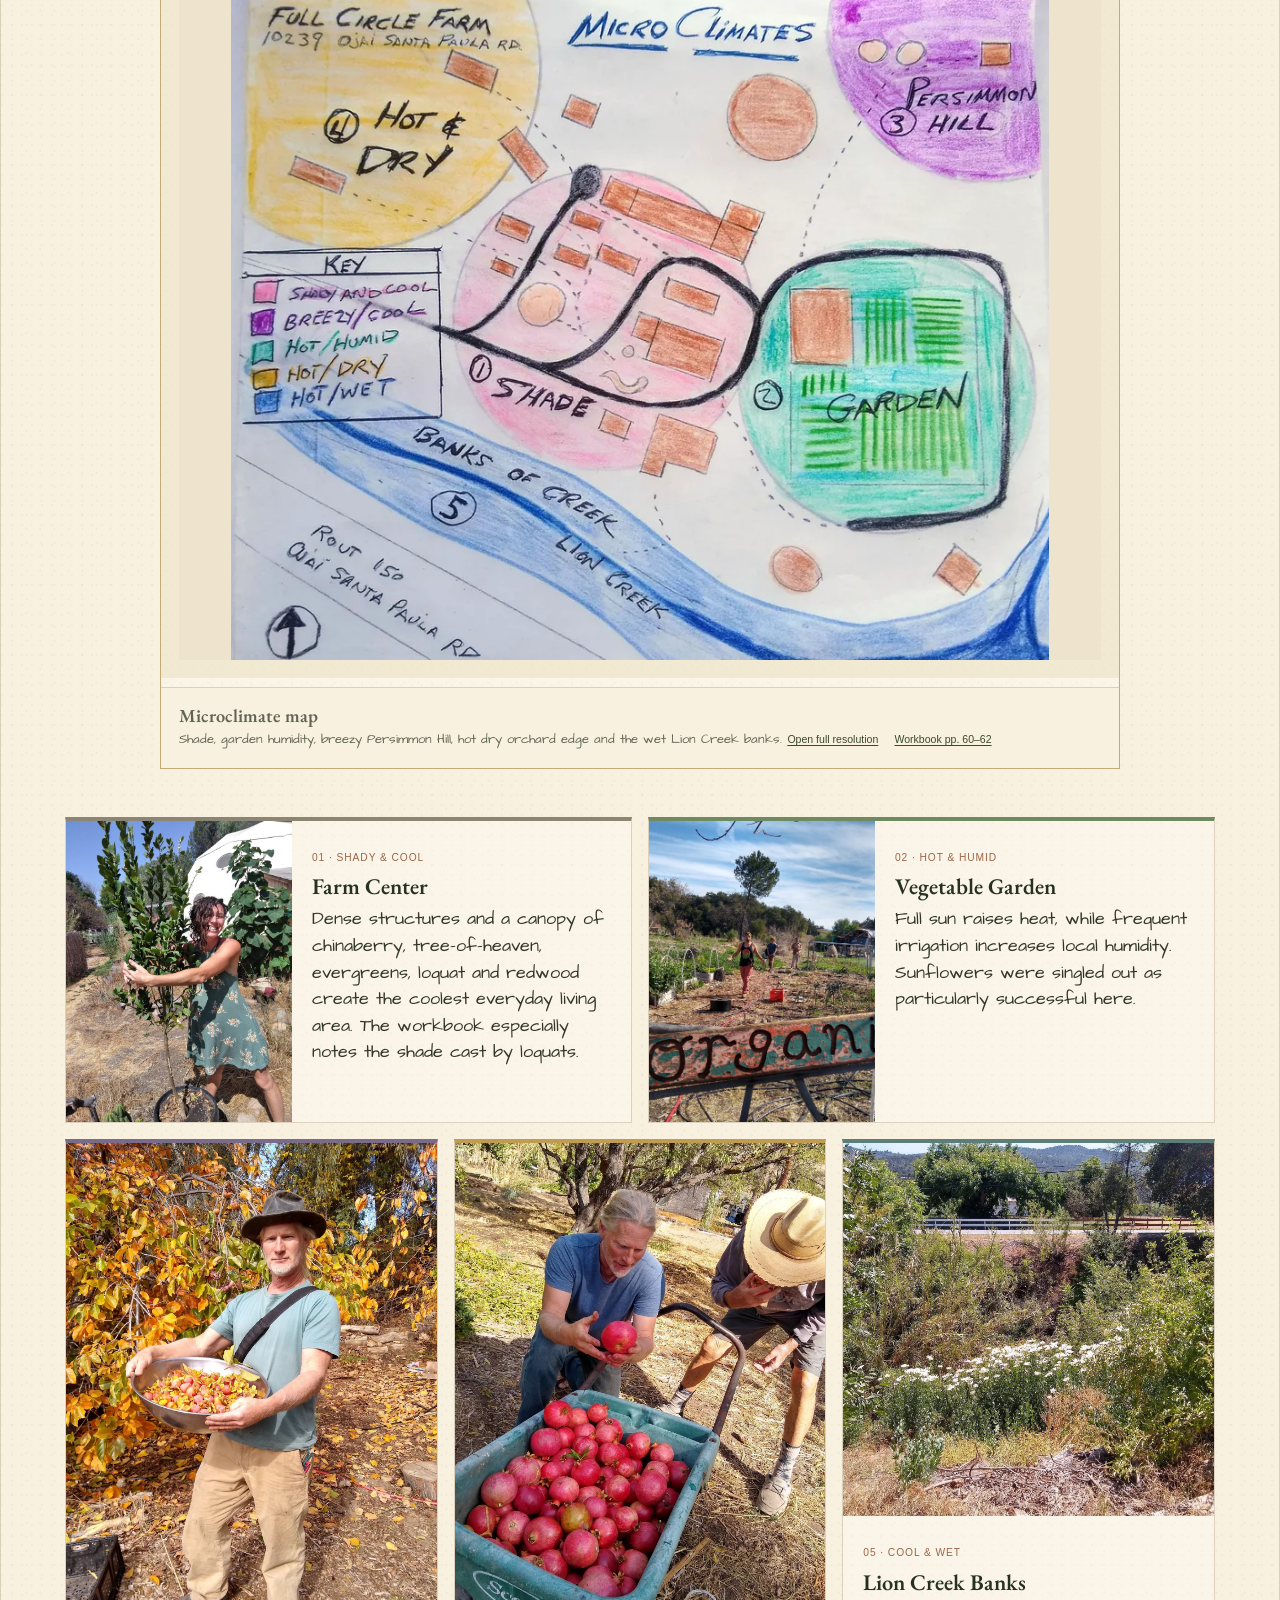
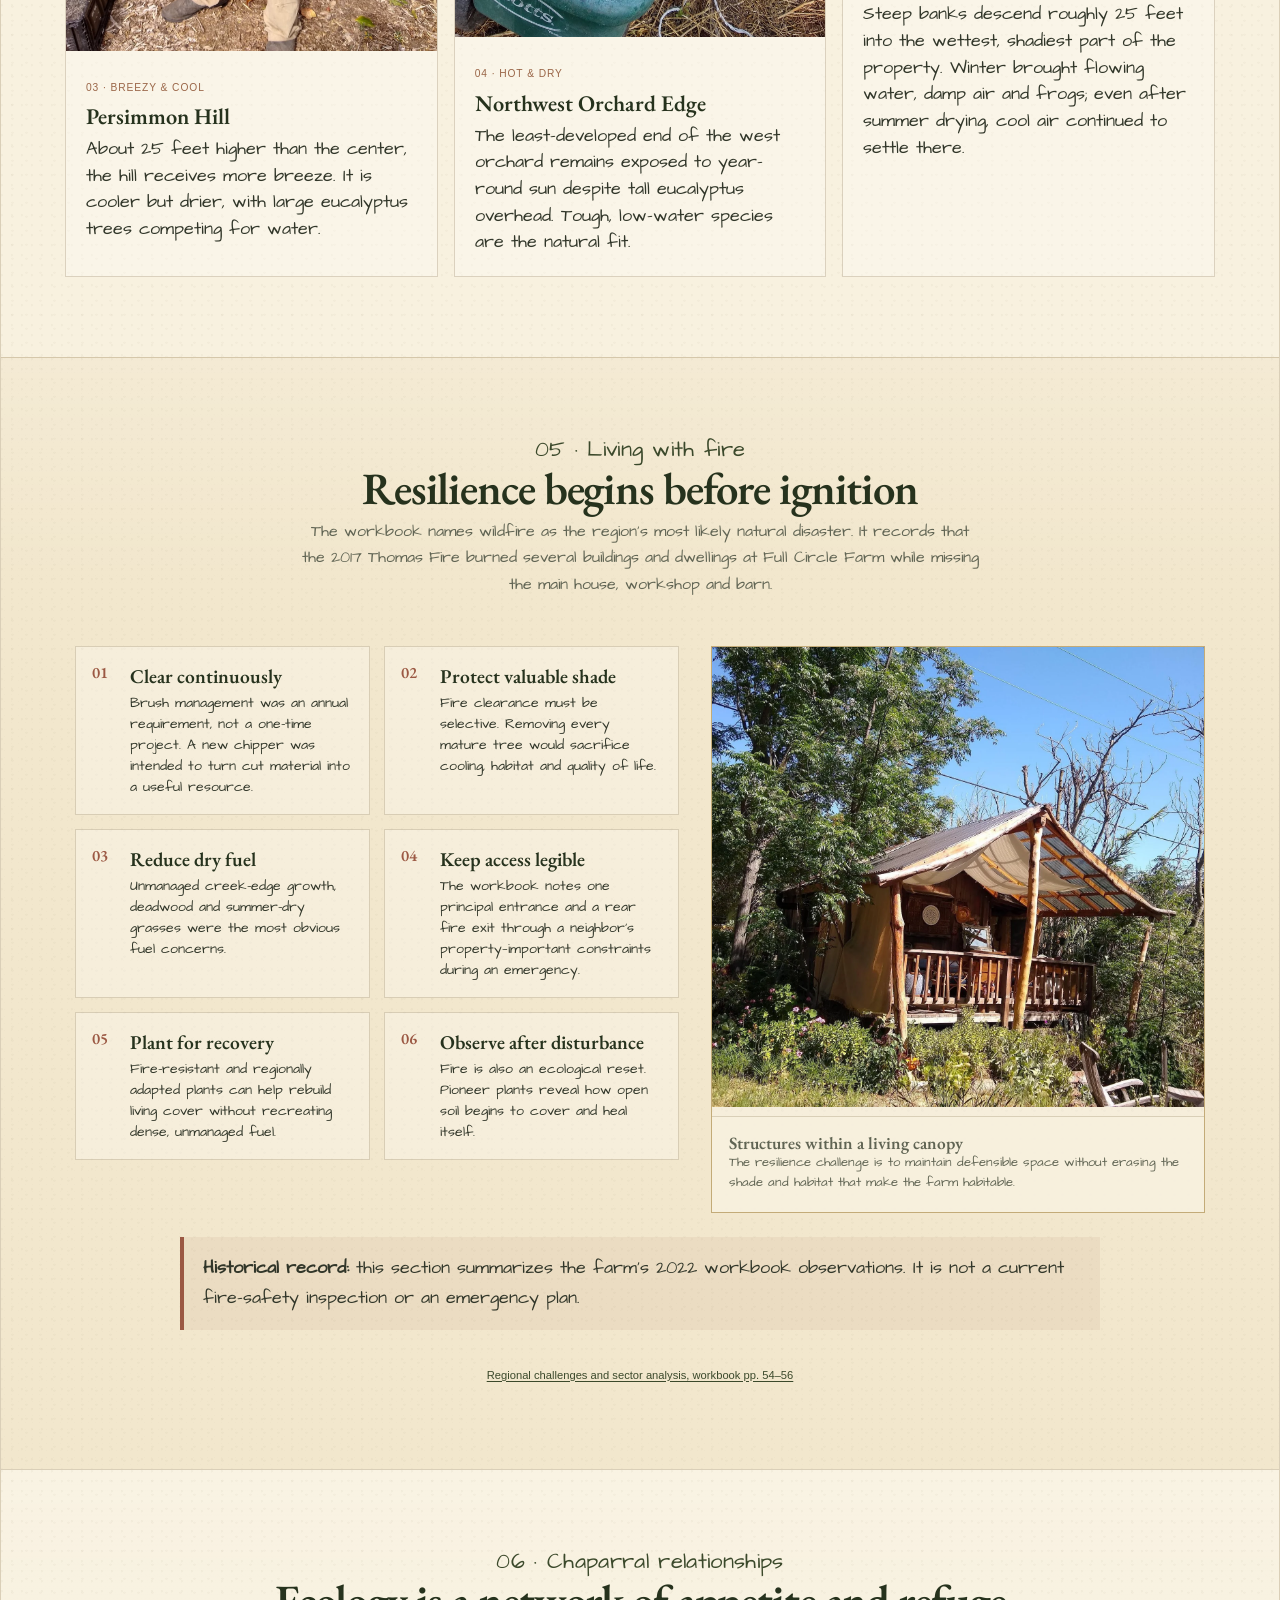
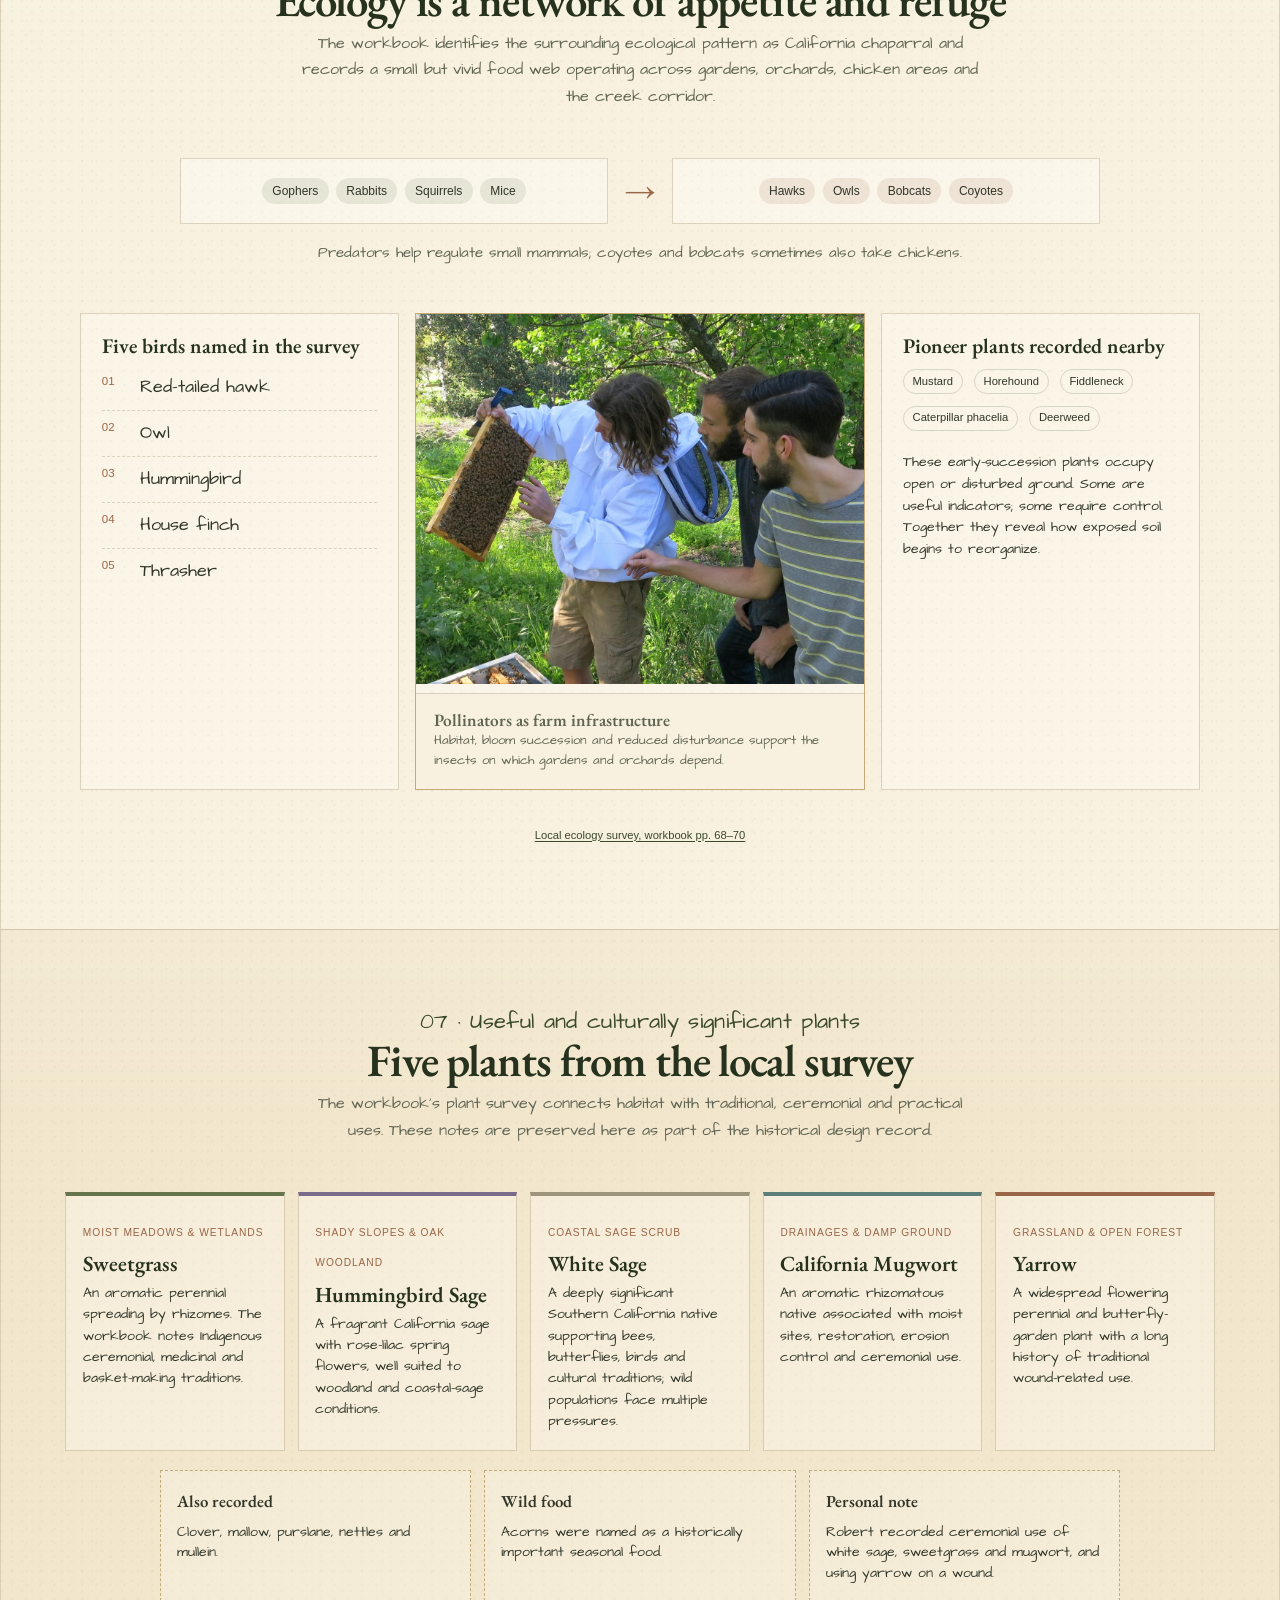
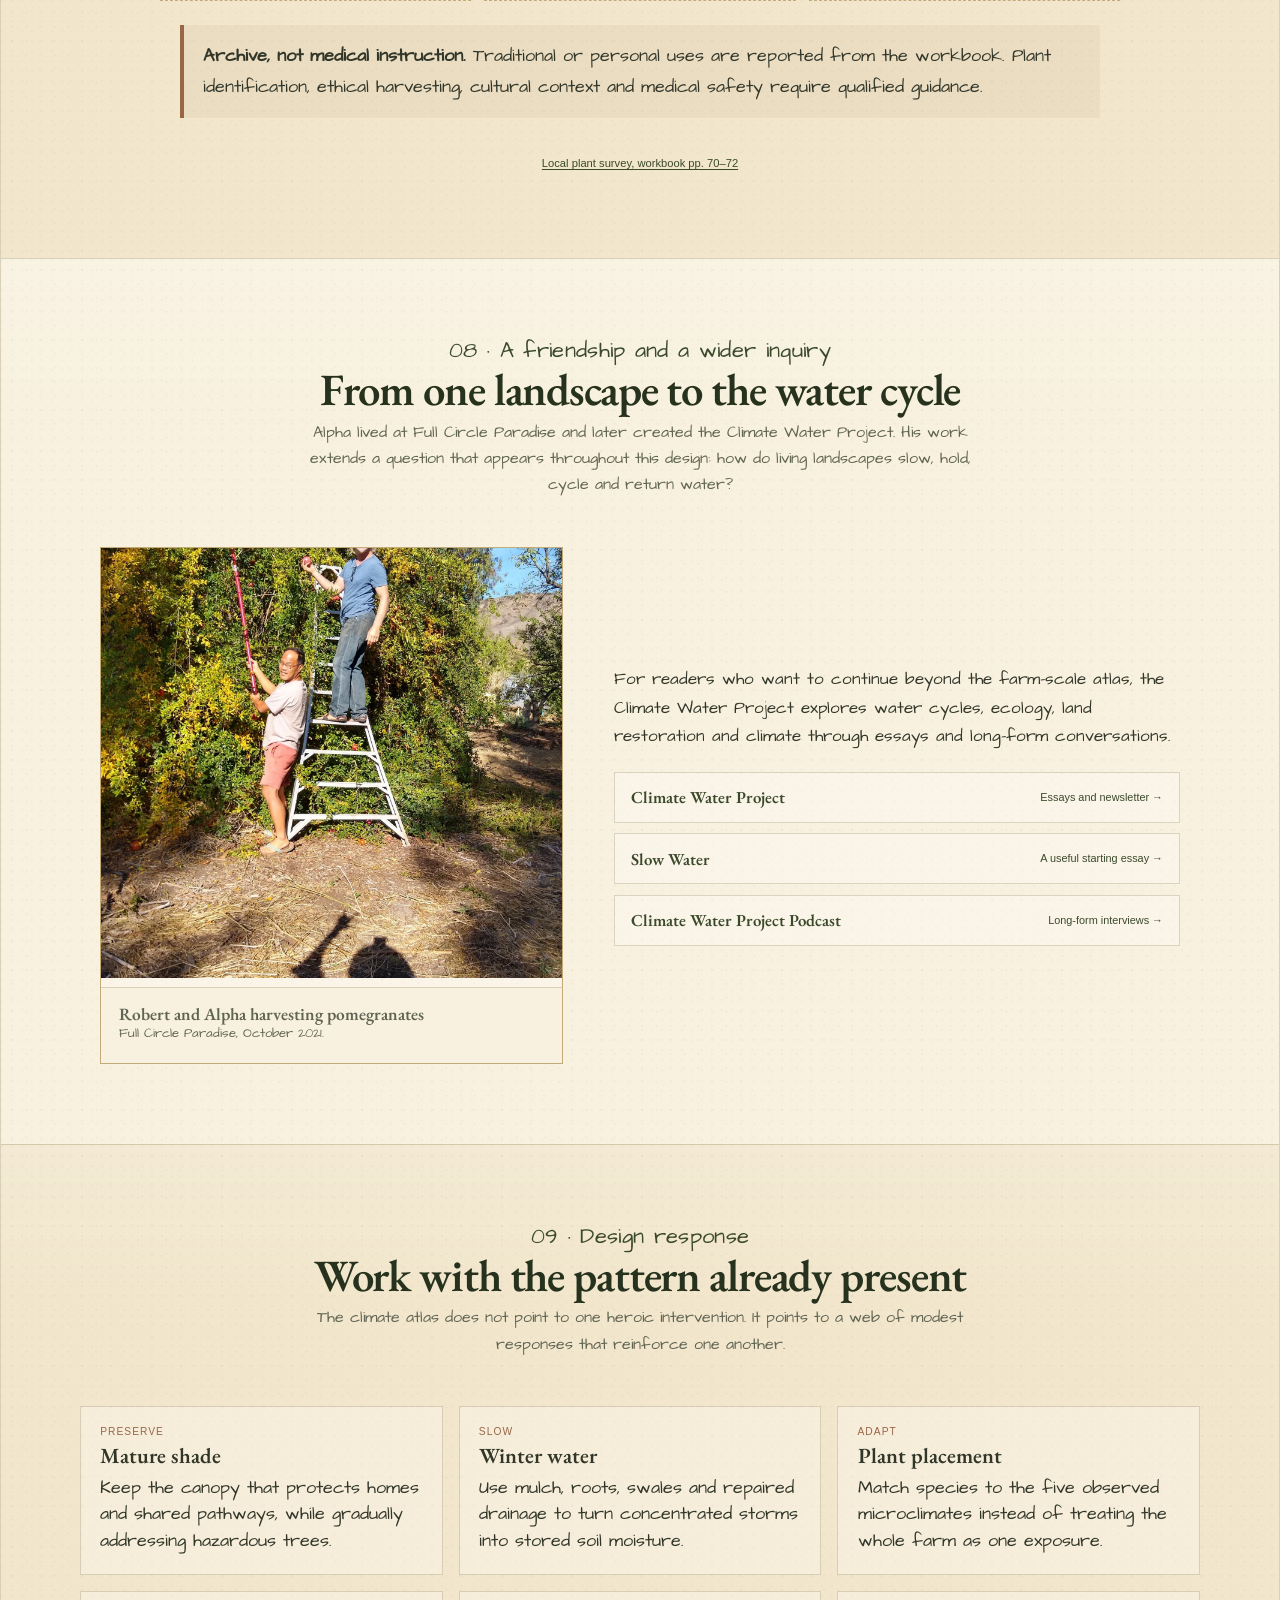
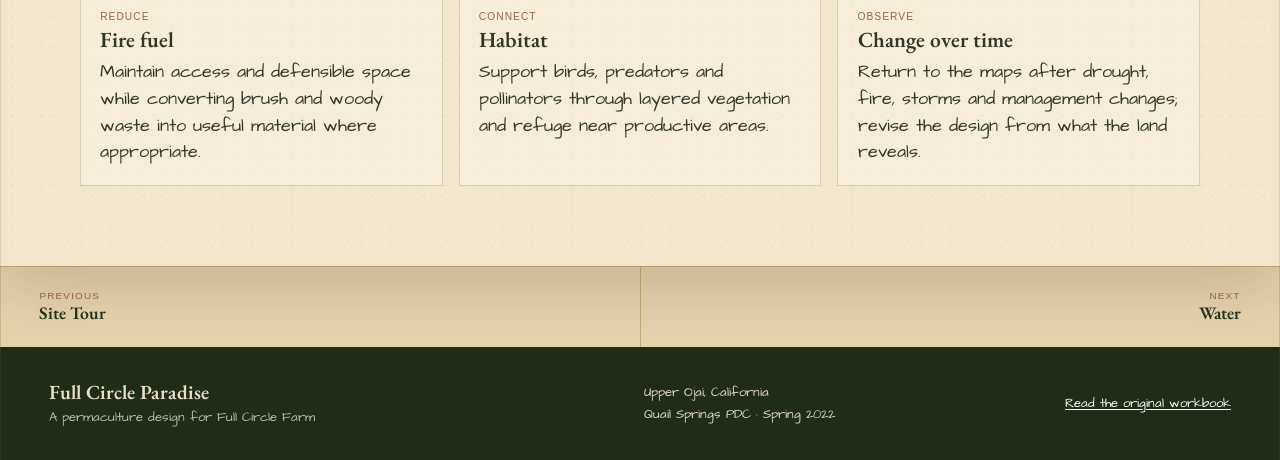
<file: climate.html>
<!doctype html>
<html lang="en">
<head>
<meta name="robots" content="noindex, nofollow, noarchive">
  <meta charset="utf-8">
  <meta name="viewport" content="width=device-width, initial-scale=1">
  <meta name="theme-color" content="#334325">
  <meta name="description" content="A climate and ecology atlas for Full Circle Farm in Upper Ojai: seasonal rain, frost, fire, sectors, microclimates, wildlife and useful plants documented in the 2022 permaculture workbook.">
  <title>Climate &amp; Ecology Atlas · Full Circle Paradise</title>
  <link rel="icon" href="favicon.png" type="image/png">
  <link rel="stylesheet" href="style.css">
  <link rel="stylesheet" href="climate-additions.css">
<script src="site.js" defer></script>
</head>
<body>
<a class="skip-link" href="#main">Skip to content</a>

<header class="site-header">
  <a class="wordmark" href="index.html" aria-label="Full Circle Paradise home">
    <span>Full Circle Paradise</span>
    <small>Upper Ojai · California · 2022</small>
  </a>
  <button class="menu-button" type="button" aria-expanded="false" aria-controls="primary-nav">Menu</button>
  <nav class="primary-nav" id="primary-nav" aria-label="Primary navigation">
    <a href="index.html">Home</a>
    <a href="story.html">The Farm</a>
    <a href="tour.html">Site Tour</a>
    <a href="climate.html" class="active" aria-current="page">Climate &amp; Ecology</a>
    <a href="water.html">Water</a>
    <a href="food.html">Food &amp; Soil</a>
    <a href="buildings.html">Buildings &amp; Energy</a>
    <a href="social.html">Social Permaculture</a>
    <a href="design.html">The Design</a>
    <a href="photos.html">Photo Archive</a>
    <a href="workbook.html">Workbook</a>
  </nav>
</header>

<main id="main" class="chapter-page climate-atlas-page">
  <header class="chapter-hero climate-hero">
    <div>
      <p class="chapter-label">Chapter 03 · Climate &amp; ecology atlas</p>
      <h1>Climate &amp; Ecology</h1>
      <p class="lede">A long dry summer, concentrated winter rain, frost, wildfire, mature shade and a deeply varied creek corridor shape every decision at Full Circle Farm.</p>
    </div>
    <figure>
      <img src="images/people-first/full/climate-thomas-fire.webp" alt="Robert Redecker and Shaun Walton after defending the main house during the Thomas Fire" style="object-position:center 43%;">
      <figcaption>Robert and Shaun after the Thomas Fire</figcaption>
    </figure>
  </header>

  <section class="climate-opening paper-section" id="overview" aria-labelledby="climate-overview-title">
    <header class="section-heading">
      <p class="kicker">A 2022 reading of the land</p>
      <h2 id="climate-overview-title">Climate is regional; experience is local</h2>
      <p>The workbook begins with Ojai climate-station averages, then corrects that broad picture through observations made on the farm itself: cool shaded paths, a breezy hill, hot orchard edges, humid garden beds and a creek channel that feels almost tropical in winter.</p>
    </header>

    <nav class="climate-atlas-nav" aria-label="Climate atlas contents">
      <a href="#rhythm">Seasonal rhythm</a>
      <a href="#temperature">Heat &amp; frost</a>
      <a href="#sectors">Sector map</a>
      <a href="#microclimates">Five microclimates</a>
      <a href="#fire">Fire &amp; resilience</a>
      <a href="#ecology">Food web &amp; birds</a>
      <a href="#plants">Useful plants</a>
      <a href="#alpha">Climate Water Project</a>
    </nav>

    <div class="climate-facts" aria-label="Climate facts recorded in the 2022 workbook">
      <div><strong>9b</strong><span>USDA zone</span></div>
      <div><strong>18.9–20&quot;</strong><span>annual rain figures</span></div>
      <div><strong>217</strong><span>frost-free days</span></div>
      <div><strong>269</strong><span>sunny days</span></div>
      <div><strong>36.3</strong><span>days above 90°F</span></div>
      <div><strong>~1,250'</strong><span>site elevation</span></div>
    </div>

    <aside class="archive-note climate-archive-note">
      <strong>How to read these numbers.</strong> The workbook used the nearest Ojai station, listed at 744–745 feet, while the farm itself was estimated at roughly 1,250 feet. It also records both 18.9–19 inches and a rounded 20-inch rainfall schedule. This page preserves those differences rather than pretending they are identical measurements.
      <a href="documents/full-circle-paradise-workbook.pdf#page=42" target="_blank" rel="noopener">Workbook pp. 42–47</a>
    </aside>
  </section>

  <section class="climate-section climate-paper" id="rhythm" aria-labelledby="rhythm-title">
    <header class="section-heading">
      <p class="kicker">01 · The Mediterranean year</p>
      <h2 id="rhythm-title">Rain arrives in a short season</h2>
      <p>The workbook's rounded monthly schedule shows nearly all precipitation falling between autumn and spring. June through August are recorded as rainless, making stored soil moisture, mulch, shade and irrigation central to summer survival.</p>
    </header>

    <div class="rainfall-layout">
      <div class="rainfall-chart" role="img" aria-label="Workbook monthly rainfall schedule in inches: January 3, February 3, March 2, April 2, May 1, June 0, July 0, August 0, September 1, October 2, November 3, December 3">
        <div class="rain-month"><span class="rain-bar" style="--rain: 3"></span><strong>3&quot;</strong><small>Jan</small></div>
        <div class="rain-month"><span class="rain-bar" style="--rain: 3"></span><strong>3&quot;</strong><small>Feb</small></div>
        <div class="rain-month"><span class="rain-bar" style="--rain: 2"></span><strong>2&quot;</strong><small>Mar</small></div>
        <div class="rain-month"><span class="rain-bar" style="--rain: 2"></span><strong>2&quot;</strong><small>Apr</small></div>
        <div class="rain-month"><span class="rain-bar" style="--rain: 1"></span><strong>1&quot;</strong><small>May</small></div>
        <div class="rain-month dry"><span class="rain-bar" style="--rain: 0"></span><strong>0</strong><small>Jun</small></div>
        <div class="rain-month dry"><span class="rain-bar" style="--rain: 0"></span><strong>0</strong><small>Jul</small></div>
        <div class="rain-month dry"><span class="rain-bar" style="--rain: 0"></span><strong>0</strong><small>Aug</small></div>
        <div class="rain-month"><span class="rain-bar" style="--rain: 1"></span><strong>1&quot;</strong><small>Sep</small></div>
        <div class="rain-month"><span class="rain-bar" style="--rain: 2"></span><strong>2&quot;</strong><small>Oct</small></div>
        <div class="rain-month"><span class="rain-bar" style="--rain: 3"></span><strong>3&quot;</strong><small>Nov</small></div>
        <div class="rain-month"><span class="rain-bar" style="--rain: 3"></span><strong>3&quot;</strong><small>Dec</small></div>
      </div>

      <div class="season-notes">
        <article>
          <span>Winter</span>
          <h3>Recharge</h3>
          <p>Rain, creek flow and cool temperatures replenish soil and expose drainage problems.</p>
        </article>
        <article>
          <span>Spring</span>
          <h3>Growth</h3>
          <p>Soil moisture and warming days support the strongest burst of annual growth.</p>
        </article>
        <article>
          <span>Summer</span>
          <h3>Conservation</h3>
          <p>Shade, mulch, deep roots and carefully directed irrigation carry the landscape through heat.</p>
        </article>
        <article>
          <span>Autumn</span>
          <h3>Preparation</h3>
          <p>Fire danger can remain high before the first dependable storms return.</p>
        </article>
      </div>
    </div>

    <p class="source-centered"><a class="source-link" href="documents/full-circle-paradise-workbook.pdf#page=65" target="_blank" rel="noopener">Monthly rainfall schedule, workbook p. 65</a></p>
  </section>

  <section class="climate-section climate-paper temperature-section" id="temperature" aria-labelledby="temperature-title">
    <header class="section-heading">
      <p class="kicker">02 · Heat, cold and the growing season</p>
      <h2 id="temperature-title">A long season with sharp edges</h2>
      <p>Ojai's averages suggest a generous growing season, but the workbook also records freezing nights, dozens of days above 90°F and extraordinary heat. The design response is not to chase one ideal temperature; it is to create refuge at both extremes.</p>
    </header>

    <div class="temperature-grid">
      <article class="temperature-card warm">
        <span>Summer</span>
        <strong>85.5–86.8°F</strong>
        <p>Average July/August high reported in the workbook.</p>
      </article>
      <article class="temperature-card hot">
        <span>Very hot days</span>
        <strong>36.3 days</strong>
        <p>Annual days above 90°F in the referenced Ojai climate summary.</p>
      </article>
      <article class="temperature-card cool">
        <span>Winter</span>
        <strong>39.3–40.1°F</strong>
        <p>Average December/January nighttime low.</p>
      </article>
      <article class="temperature-card frost">
        <span>Freezing nights</span>
        <strong>13.1 days</strong>
        <p>Annual nights below 32°F in the regional summary.</p>
      </article>
    </div>

    <div class="frost-window" aria-label="Average frost window and growing season">
      <div class="frost-marker spring"><strong>Apr 3</strong><span>average last spring frost</span></div>
      <div class="growing-line"><span>217-day frost-free season</span></div>
      <div class="frost-marker autumn"><strong>Nov 7</strong><span>average first fall frost</span></div>
    </div>

    <div class="extreme-note-grid">
      <aside><strong>118°F</strong><span>Record high listed for 2020</span></aside>
      <aside><strong>29°F</strong><span>Record low listed for 2017</span></aside>
      <aside><strong>25–30°F</strong><span>USDA Zone 9b minimum range</span></aside>
    </div>

    <aside class="design-reading-note">
      <strong>Design reading:</strong> regional averages are useful for planning, but planting decisions should follow the actual frost pockets, shade lines, wind exposure and soil moisture observed on the farm.
    </aside>
    <p class="source-centered"><a class="source-link" href="documents/full-circle-paradise-workbook.pdf#page=42" target="_blank" rel="noopener">Climate survey, workbook pp. 42–47</a></p>
  </section>

  <section class="climate-section climate-paper" id="sectors" aria-labelledby="sectors-title">
    <header class="section-heading">
      <p class="kicker">03 · Energies entering the site</p>
      <h2 id="sectors-title">The sector analysis</h2>
      <p>Sectors are influences that cannot be controlled at their source—wind, fire, sun, floodwater, noise, wildlife and views—but can be opened, redirected, softened or blocked as they cross the property.</p>
    </header>

    <div class="sector-layout">
      <figure class="atlas-map climate-map-feature">
        <a href="images/climate-atlas/sector-analysis-full.png" target="_blank" rel="noopener" aria-label="Open the sector analysis map at full resolution">
          <img src="images/climate-atlas/sector-analysis-preview.webp" alt="Hand-drawn sector analysis map showing wind, fire, sun, tree cover, noise and Lion Creek">
        </a>
        <figcaption>
          <strong>Sector analysis map</strong>
          The drawing identifies westerly wind, eastern Santa Ana wind, fire-prone creek vegetation, extensive canopy, road noise and the southern creek edge.
          <a href="images/climate-atlas/sector-analysis-full.png" target="_blank" rel="noopener">Open full resolution</a>
          <a href="documents/full-circle-paradise-workbook.pdf#page=55" target="_blank" rel="noopener">Workbook pp. 55–56</a>
        </figcaption>
      </figure>

      <div class="sector-cards">
        <article><span aria-hidden="true">↔</span><h3>Wind</h3><p>The farm was described as a wind dead zone. Ordinary wind usually arrived from the west; dry Santa Ana wind arrived from the east during fire season.</p></article>
        <article><span aria-hidden="true">♨</span><h3>Fire</h3><p>Overgrown vegetation, especially along Lion Creek, was the most urgent natural hazard recorded in the workbook.</p></article>
        <article><span aria-hidden="true">☀</span><h3>Sun &amp; shade</h3><p>Approximately half the property was described as tree-covered. Shade was treated as essential infrastructure for daily life.</p></article>
        <article><span aria-hidden="true">≈</span><h3>Floodwater</h3><p>Lion Creek rose several feet in winter storms and had occasionally approached the house, then drained quickly.</p></article>
        <article><span aria-hidden="true">◖</span><h3>Noise &amp; privacy</h3><p>Road traffic, weekend motorcycles, neighboring activity and barking dogs shaped the property's social edges.</p></article>
        <article><span aria-hidden="true">⌁</span><h3>Wildlife</h3><p>The creek corridor linked the farm to coyotes, birds and other wildlife moving from the surrounding landscape.</p></article>
      </div>
    </div>
  </section>

  <section class="climate-section climate-paper" id="microclimates" aria-labelledby="microclimates-title">
    <header class="section-heading">
      <p class="kicker">04 · Five climates within 5.5 acres</p>
      <h2 id="microclimates-title">The farm is not one place</h2>
      <p>Averages disappear at walking speed. Twenty-five feet of elevation, a wall of trees, regular sprinklers or a steep creek bank are enough to create different planting conditions within a few minutes' walk.</p>
    </header>

    <figure class="atlas-map microclimate-map-feature">
      <a href="images/climate-atlas/microclimate-map-full.png" target="_blank" rel="noopener" aria-label="Open the microclimate map at full resolution">
        <img src="images/climate-atlas/microclimate-map-preview.webp" alt="Hand-drawn map of five Full Circle Farm microclimates">
      </a>
      <figcaption>
        <strong>Microclimate map</strong>
        Shade, garden humidity, breezy Persimmon Hill, hot dry orchard edge and the wet Lion Creek banks.
        <a href="images/climate-atlas/microclimate-map-full.png" target="_blank" rel="noopener">Open full resolution</a>
        <a href="documents/full-circle-paradise-workbook.pdf#page=60" target="_blank" rel="noopener">Workbook pp. 60–62</a>
      </figcaption>
    </figure>

    <div class="microclimate-grid">
      <article class="microclimate-card shade-card">
        <figure><img src="images/archive-v3/full/048-ef83bfd8-8793-4852-beed-efefd8d3f915.jpg" alt="A smiling resident planting a young tree beside the dome"></figure>
        <div><span>01 · Shady &amp; cool</span><h3>Farm Center</h3><p>Dense structures and a canopy of chinaberry, tree-of-heaven, evergreens, loquat and redwood create the coolest everyday living area. The workbook especially notes the shade cast by loquats.</p></div>
      </article>

      <article class="microclimate-card garden-card">
        <figure><img src="images/archive-v3/full/041-a5e0200c-112e-4e85-93c9-bac98ce9b6eb.jpg" alt="People working in the sunny vegetable garden"></figure>
        <div><span>02 · Hot &amp; humid</span><h3>Vegetable Garden</h3><p>Full sun raises heat, while frequent irrigation increases local humidity. Sunflowers were singled out as particularly successful here.</p></div>
      </article>

      <article class="microclimate-card hill-card">
        <figure><img src="images/archive-v3/full/036-766927d8-ca20-40fa-accd-a2288ad4a3d1.jpg" alt="Robert holding an autumn persimmon harvest beneath golden leaves"></figure>
        <div><span>03 · Breezy &amp; cool</span><h3>Persimmon Hill</h3><p>About 25 feet higher than the center, the hill receives more breeze. It is cooler but drier, with large eucalyptus trees competing for water.</p></div>
      </article>

      <article class="microclimate-card dry-card">
        <figure><img src="images/archive-v3/full/025-11bc5882-b4ec-42d4-ba9b-a10d07f29dd1.jpg" alt="People sorting a cart full of pomegranates beneath the orchard trees"></figure>
        <div><span>04 · Hot &amp; dry</span><h3>Northwest Orchard Edge</h3><p>The least-developed end of the west orchard remains exposed to year-round sun despite tall eucalyptus overhead. Tough, low-water species are the natural fit.</p></div>
      </article>

      <article class="microclimate-card creek-card">
        <figure><img src="images/climate-atlas/lion-creek-edge.webp" alt="Dense green vegetation along the Lion Creek edge"></figure>
        <div><span>05 · Cool &amp; wet</span><h3>Lion Creek Banks</h3><p>Steep banks descend roughly 25 feet into the wettest, shadiest part of the property. Winter brought flowing water, damp air and frogs; even after summer drying, cool air continued to settle there.</p></div>
      </article>
    </div>
  </section>

  <section class="climate-section climate-paper" id="fire" aria-labelledby="fire-title">
    <header class="section-heading">
      <p class="kicker">05 · Living with fire</p>
      <h2 id="fire-title">Resilience begins before ignition</h2>
      <p>The workbook names wildfire as the region's most likely natural disaster. It records that the 2017 Thomas Fire burned several buildings and dwellings at Full Circle Farm while missing the main house, workshop and barn.</p>
    </header>

    <div class="fire-layout">
      <div class="fire-principles">
        <article><span>01</span><h3>Clear continuously</h3><p>Brush management was an annual requirement, not a one-time project. A new chipper was intended to turn cut material into a useful resource.</p></article>
        <article><span>02</span><h3>Protect valuable shade</h3><p>Fire clearance must be selective. Removing every mature tree would sacrifice cooling, habitat and quality of life.</p></article>
        <article><span>03</span><h3>Reduce dry fuel</h3><p>Unmanaged creek-edge growth, deadwood and summer-dry grasses were the most obvious fuel concerns.</p></article>
        <article><span>04</span><h3>Keep access legible</h3><p>The workbook notes one principal entrance and a rear fire exit through a neighbor's property—important constraints during an emergency.</p></article>
        <article><span>05</span><h3>Plant for recovery</h3><p>Fire-resistant and regionally adapted plants can help rebuild living cover without recreating dense, unmanaged fuel.</p></article>
        <article><span>06</span><h3>Observe after disturbance</h3><p>Fire is also an ecological reset. Pioneer plants reveal how open soil begins to cover and heal itself.</p></article>
      </div>

      <figure class="fire-photo">
        <img src="images/climate-atlas/cabin-in-trees.webp" alt="Small wooden cabin surrounded by mature trees at Full Circle Farm">
        <figcaption><strong>Structures within a living canopy</strong> The resilience challenge is to maintain defensible space without erasing the shade and habitat that make the farm habitable.</figcaption>
      </figure>
    </div>

    <aside class="historical-fire-note"><strong>Historical record:</strong> this section summarizes the farm's 2022 workbook observations. It is not a current fire-safety inspection or an emergency plan.</aside>
    <p class="source-centered"><a class="source-link" href="documents/full-circle-paradise-workbook.pdf#page=54" target="_blank" rel="noopener">Regional challenges and sector analysis, workbook pp. 54–56</a></p>
  </section>

  <section class="climate-section climate-paper" id="ecology" aria-labelledby="ecology-title">
    <header class="section-heading">
      <p class="kicker">06 · Chaparral relationships</p>
      <h2 id="ecology-title">Ecology is a network of appetite and refuge</h2>
      <p>The workbook identifies the surrounding ecological pattern as California chaparral and records a small but vivid food web operating across gardens, orchards, chicken areas and the creek corridor.</p>
    </header>

    <div class="food-web" aria-label="Local food web described in the workbook">
      <div class="food-node prey"><span>Gophers</span><span>Rabbits</span><span>Squirrels</span><span>Mice</span></div>
      <div class="food-arrow" aria-hidden="true">→</div>
      <div class="food-node predators"><span>Hawks</span><span>Owls</span><span>Bobcats</span><span>Coyotes</span></div>
      <p>Predators help regulate small mammals; coyotes and bobcats sometimes also take chickens.</p>
    </div>

    <div class="ecology-layout">
      <div class="bird-list">
        <h3>Five birds named in the survey</h3>
        <ul>
          <li><span aria-hidden="true">01</span>Red-tailed hawk</li>
          <li><span aria-hidden="true">02</span>Owl</li>
          <li><span aria-hidden="true">03</span>Hummingbird</li>
          <li><span aria-hidden="true">04</span>House finch</li>
          <li><span aria-hidden="true">05</span>Thrasher</li>
        </ul>
      </div>

      <figure class="ecology-photo">
        <img src="images/archive-v3/full/072-10212783119241099.jpg" alt="Two residents learning together from a full hive frame">
        <figcaption><strong>Pollinators as farm infrastructure</strong> Habitat, bloom succession and reduced disturbance support the insects on which gardens and orchards depend.</figcaption>
      </figure>

      <div class="pioneer-list">
        <h3>Pioneer plants recorded nearby</h3>
        <ul>
          <li>Mustard</li>
          <li>Horehound</li>
          <li>Fiddleneck</li>
          <li>Caterpillar phacelia</li>
          <li>Deerweed</li>
        </ul>
        <p>These early-succession plants occupy open or disturbed ground. Some are useful indicators; some require control. Together they reveal how exposed soil begins to reorganize.</p>
      </div>
    </div>

    <p class="source-centered"><a class="source-link" href="documents/full-circle-paradise-workbook.pdf#page=68" target="_blank" rel="noopener">Local ecology survey, workbook pp. 68–70</a></p>
  </section>

  <section class="climate-section climate-paper" id="plants" aria-labelledby="plants-title">
    <header class="section-heading">
      <p class="kicker">07 · Useful and culturally significant plants</p>
      <h2 id="plants-title">Five plants from the local survey</h2>
      <p>The workbook's plant survey connects habitat with traditional, ceremonial and practical uses. These notes are preserved here as part of the historical design record.</p>
    </header>

    <div class="useful-plant-grid">
      <article>
        <span class="plant-habitat">Moist meadows &amp; wetlands</span>
        <h3>Sweetgrass</h3>
        <p>An aromatic perennial spreading by rhizomes. The workbook notes Indigenous ceremonial, medicinal and basket-making traditions.</p>
      </article>
      <article>
        <span class="plant-habitat">Shady slopes &amp; oak woodland</span>
        <h3>Hummingbird Sage</h3>
        <p>A fragrant California sage with rose-lilac spring flowers, well suited to woodland and coastal-sage conditions.</p>
      </article>
      <article>
        <span class="plant-habitat">Coastal sage scrub</span>
        <h3>White Sage</h3>
        <p>A deeply significant Southern California native supporting bees, butterflies, birds and cultural traditions; wild populations face multiple pressures.</p>
      </article>
      <article>
        <span class="plant-habitat">Drainages &amp; damp ground</span>
        <h3>California Mugwort</h3>
        <p>An aromatic rhizomatous native associated with moist sites, restoration, erosion control and ceremonial use.</p>
      </article>
      <article>
        <span class="plant-habitat">Grassland &amp; open forest</span>
        <h3>Yarrow</h3>
        <p>A widespread flowering perennial and butterfly-garden plant with a long history of traditional wound-related use.</p>
      </article>
    </div>

    <div class="plant-context-grid">
      <aside><strong>Also recorded</strong><p>Clover, mallow, purslane, nettles and mullein.</p></aside>
      <aside><strong>Wild food</strong><p>Acorns were named as a historically important seasonal food.</p></aside>
      <aside><strong>Personal note</strong><p>Robert recorded ceremonial use of white sage, sweetgrass and mugwort, and using yarrow on a wound.</p></aside>
    </div>

    <aside class="plant-caution"><strong>Archive, not medical instruction.</strong> Traditional or personal uses are reported from the workbook. Plant identification, ethical harvesting, cultural context and medical safety require qualified guidance.</aside>
    <p class="source-centered"><a class="source-link" href="documents/full-circle-paradise-workbook.pdf#page=70" target="_blank" rel="noopener">Local plant survey, workbook pp. 70–72</a></p>
  </section>

  <section class="climate-section climate-paper" id="alpha" aria-labelledby="alpha-title">
    <header class="section-heading">
      <p class="kicker">08 · A friendship and a wider inquiry</p>
      <h2 id="alpha-title">From one landscape to the water cycle</h2>
      <p>Alpha lived at Full Circle Paradise and later created the Climate Water Project. His work extends a question that appears throughout this design: how do living landscapes slow, hold, cycle and return water?</p>
    </header>

    <div class="alpha-climate-layout">
      <figure>
        <img src="images/climate-atlas/alpha-robert-full-circle-2021.webp" alt="Robert Redecker and Alpha harvesting pomegranates at Full Circle Paradise in October 2021">
        <figcaption><strong>Robert and Alpha harvesting pomegranates</strong> Full Circle Paradise, October 2021.</figcaption>
      </figure>
      <div class="alpha-reading">
        <p>For readers who want to continue beyond the farm-scale atlas, the Climate Water Project explores water cycles, ecology, land restoration and climate through essays and long-form conversations.</p>
        <div class="reading-links">
          <a href="https://climatewaterproject.substack.com/" target="_blank" rel="noopener"><strong>Climate Water Project</strong><span>Essays and newsletter →</span></a>
          <a href="https://climatewaterproject.substack.com/p/slow-water" target="_blank" rel="noopener"><strong>Slow Water</strong><span>A useful starting essay →</span></a>
          <a href="https://podcasts.apple.com/us/podcast/climate-water-project/id1651730827" target="_blank" rel="noopener"><strong>Climate Water Project Podcast</strong><span>Long-form interviews →</span></a>
        </div>
      </div>
    </div>
  </section>

  <section class="climate-section climate-paper climate-response" id="response" aria-labelledby="response-title">
    <header class="section-heading">
      <p class="kicker">09 · Design response</p>
      <h2 id="response-title">Work with the pattern already present</h2>
      <p>The climate atlas does not point to one heroic intervention. It points to a web of modest responses that reinforce one another.</p>
    </header>

    <ol class="response-path">
      <li><span>Preserve</span><strong>Mature shade</strong><p>Keep the canopy that protects homes and shared pathways, while gradually addressing hazardous trees.</p></li>
      <li><span>Slow</span><strong>Winter water</strong><p>Use mulch, roots, swales and repaired drainage to turn concentrated storms into stored soil moisture.</p></li>
      <li><span>Adapt</span><strong>Plant placement</strong><p>Match species to the five observed microclimates instead of treating the whole farm as one exposure.</p></li>
      <li><span>Reduce</span><strong>Fire fuel</strong><p>Maintain access and defensible space while converting brush and woody waste into useful material where appropriate.</p></li>
      <li><span>Connect</span><strong>Habitat</strong><p>Support birds, predators and pollinators through layered vegetation and refuge near productive areas.</p></li>
      <li><span>Observe</span><strong>Change over time</strong><p>Return to the maps after drought, fire, storms and management changes; revise the design from what the land reveals.</p></li>
    </ol>
  </section>
</main>

<nav class="chapter-nav" aria-label="Chapter navigation">
  <a class="previous" href="tour.html"><span>Previous</span>Site Tour</a>
  <a class="next" href="water.html"><span>Next</span>Water</a>
</nav>

<footer class="site-footer">
  <div><strong>Full Circle Paradise</strong><br><span>A permaculture design for Full Circle Farm</span></div>
  <div>Upper Ojai, California<br>Quail Springs PDC · Spring 2022</div>
  <a href="documents/full-circle-paradise-workbook.pdf">Read the original workbook</a>
</footer>

<div class="lightbox" hidden aria-hidden="true">
  <button type="button" aria-label="Close image">×</button>
  <img alt="">
  <p></p>
</div>
</body>
</html>
</file>
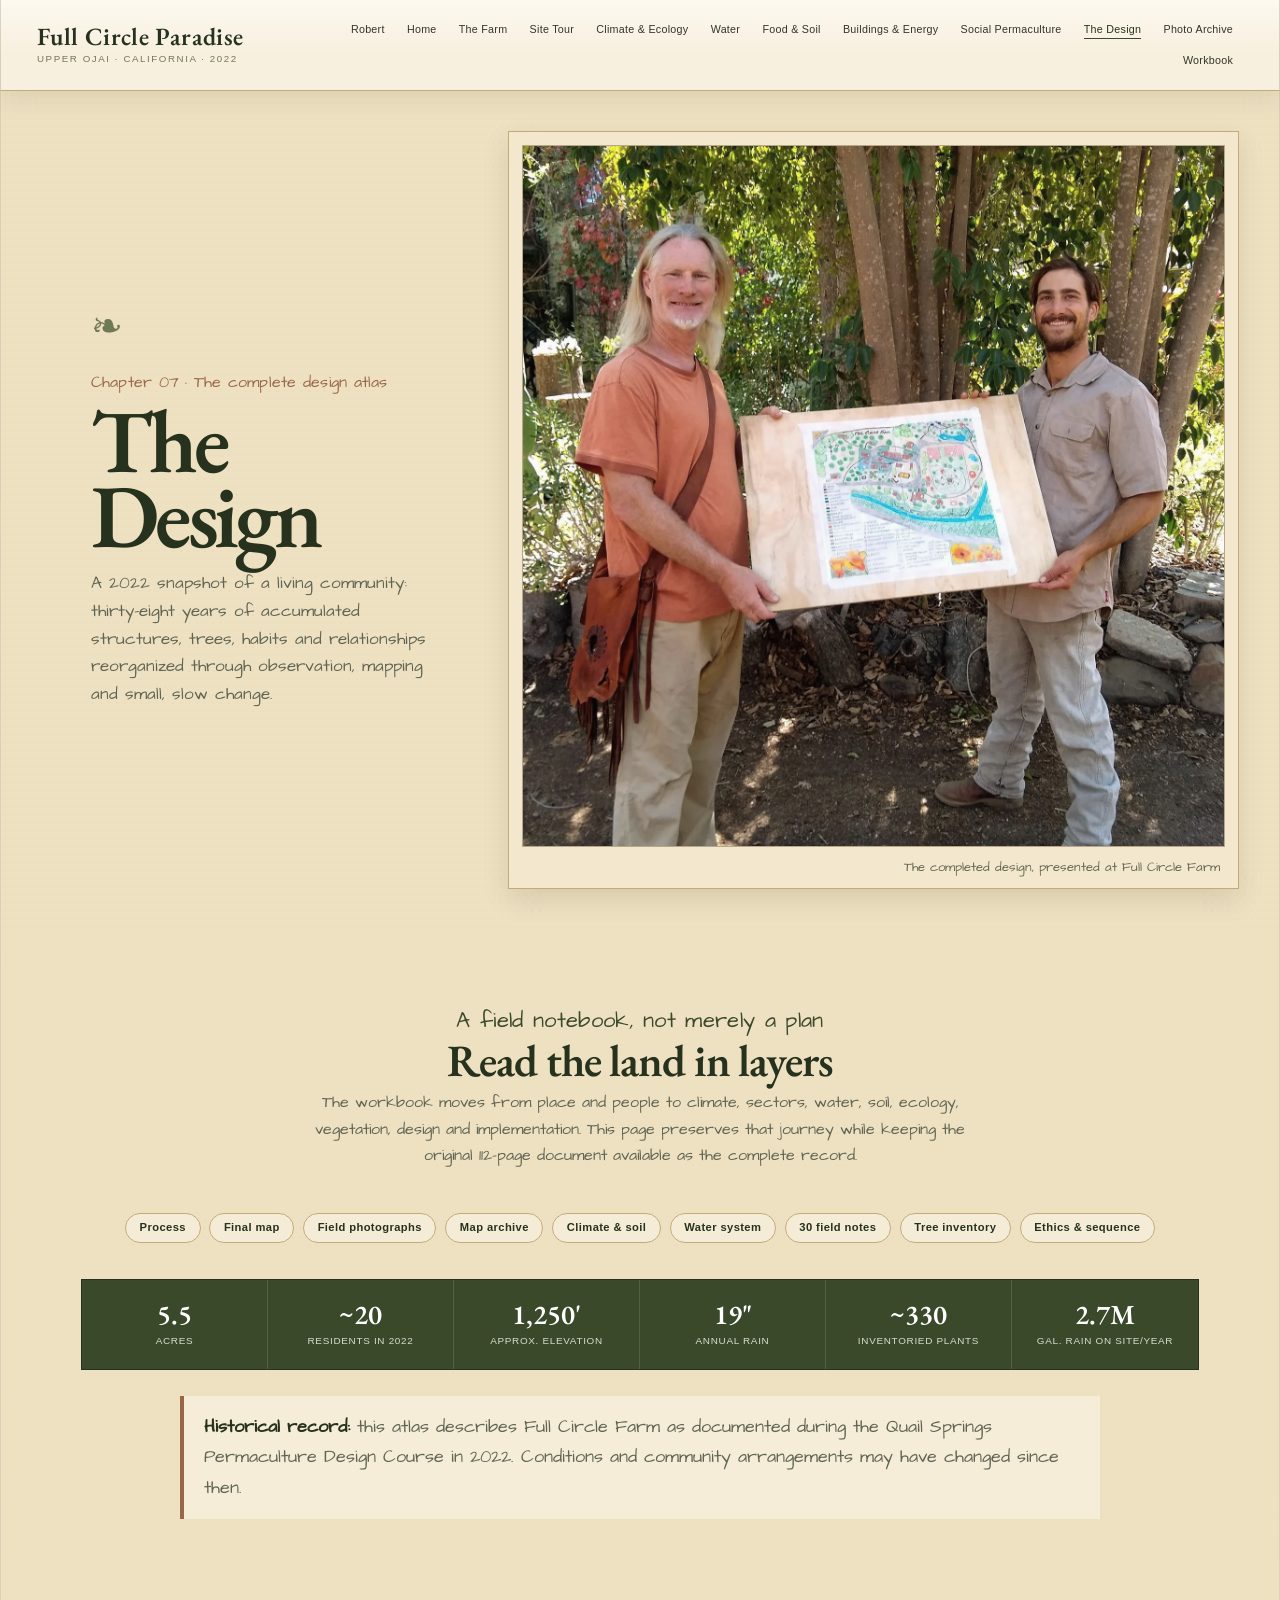
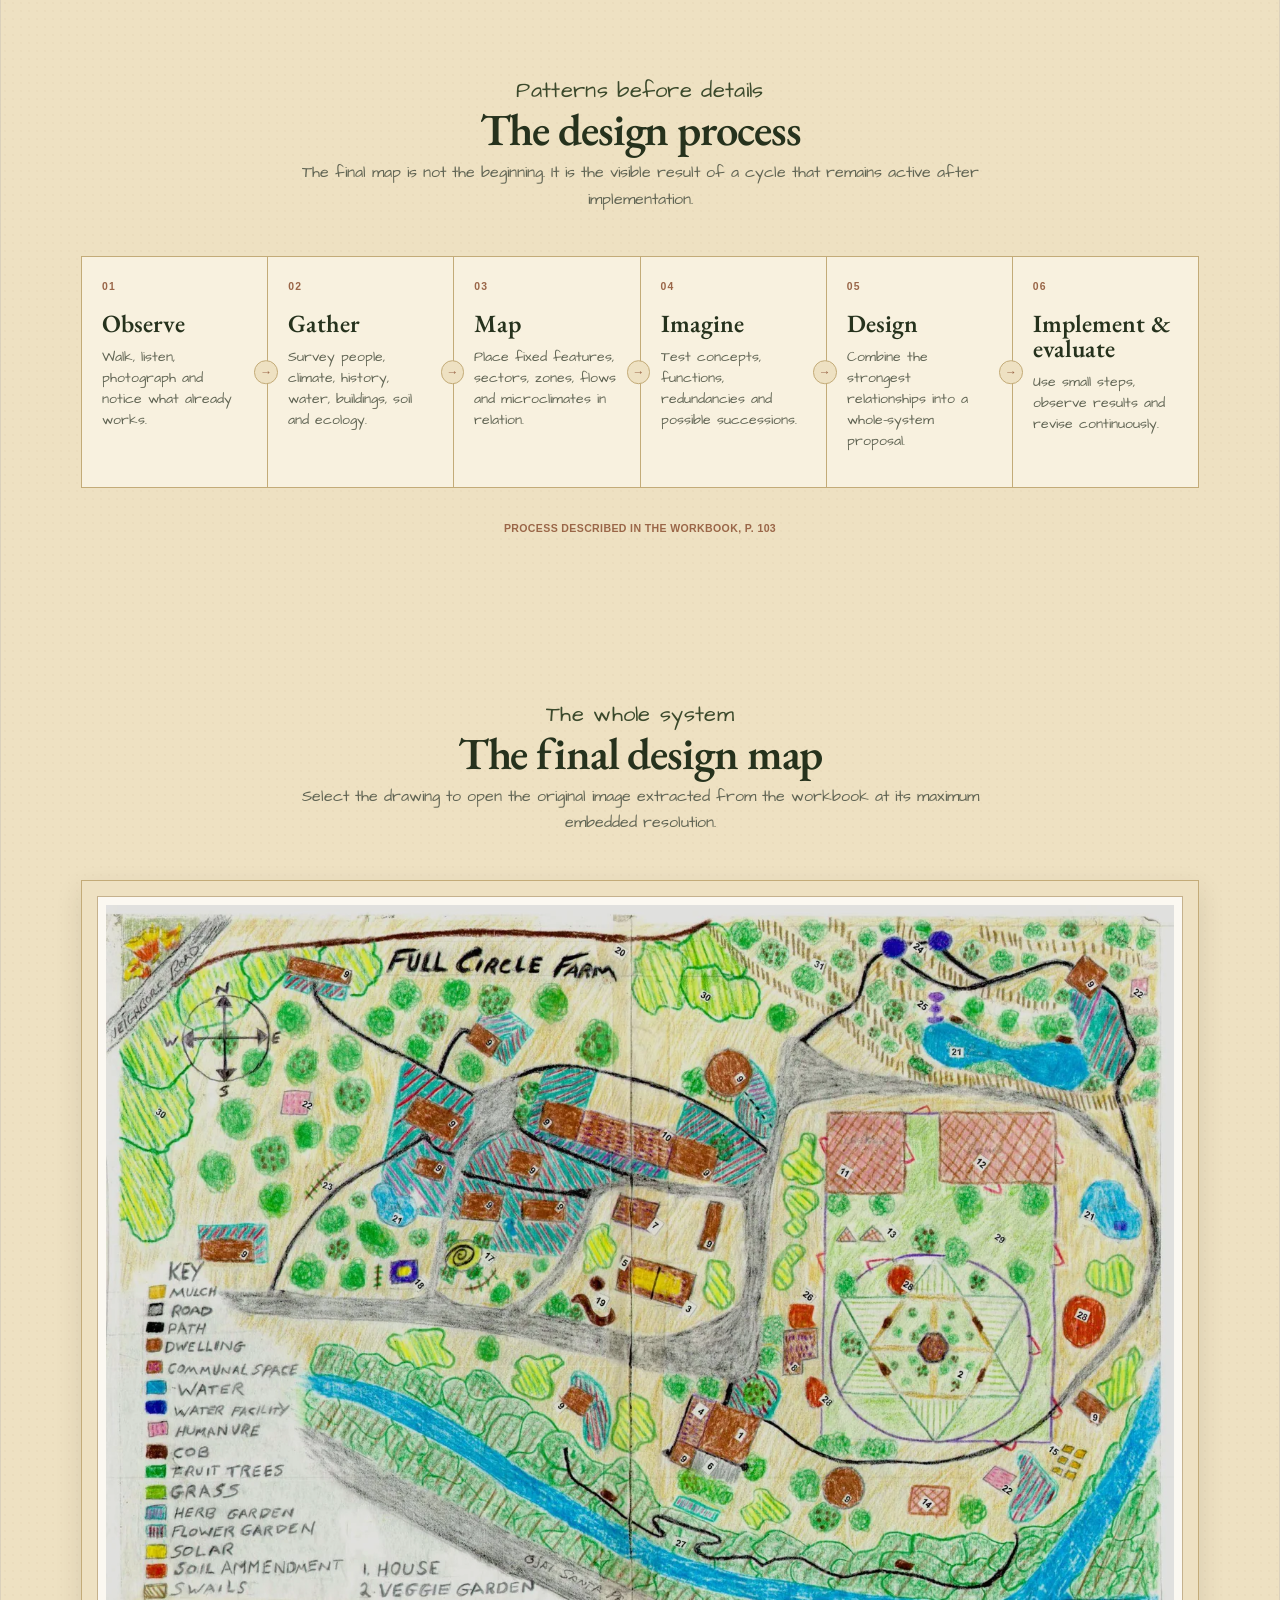
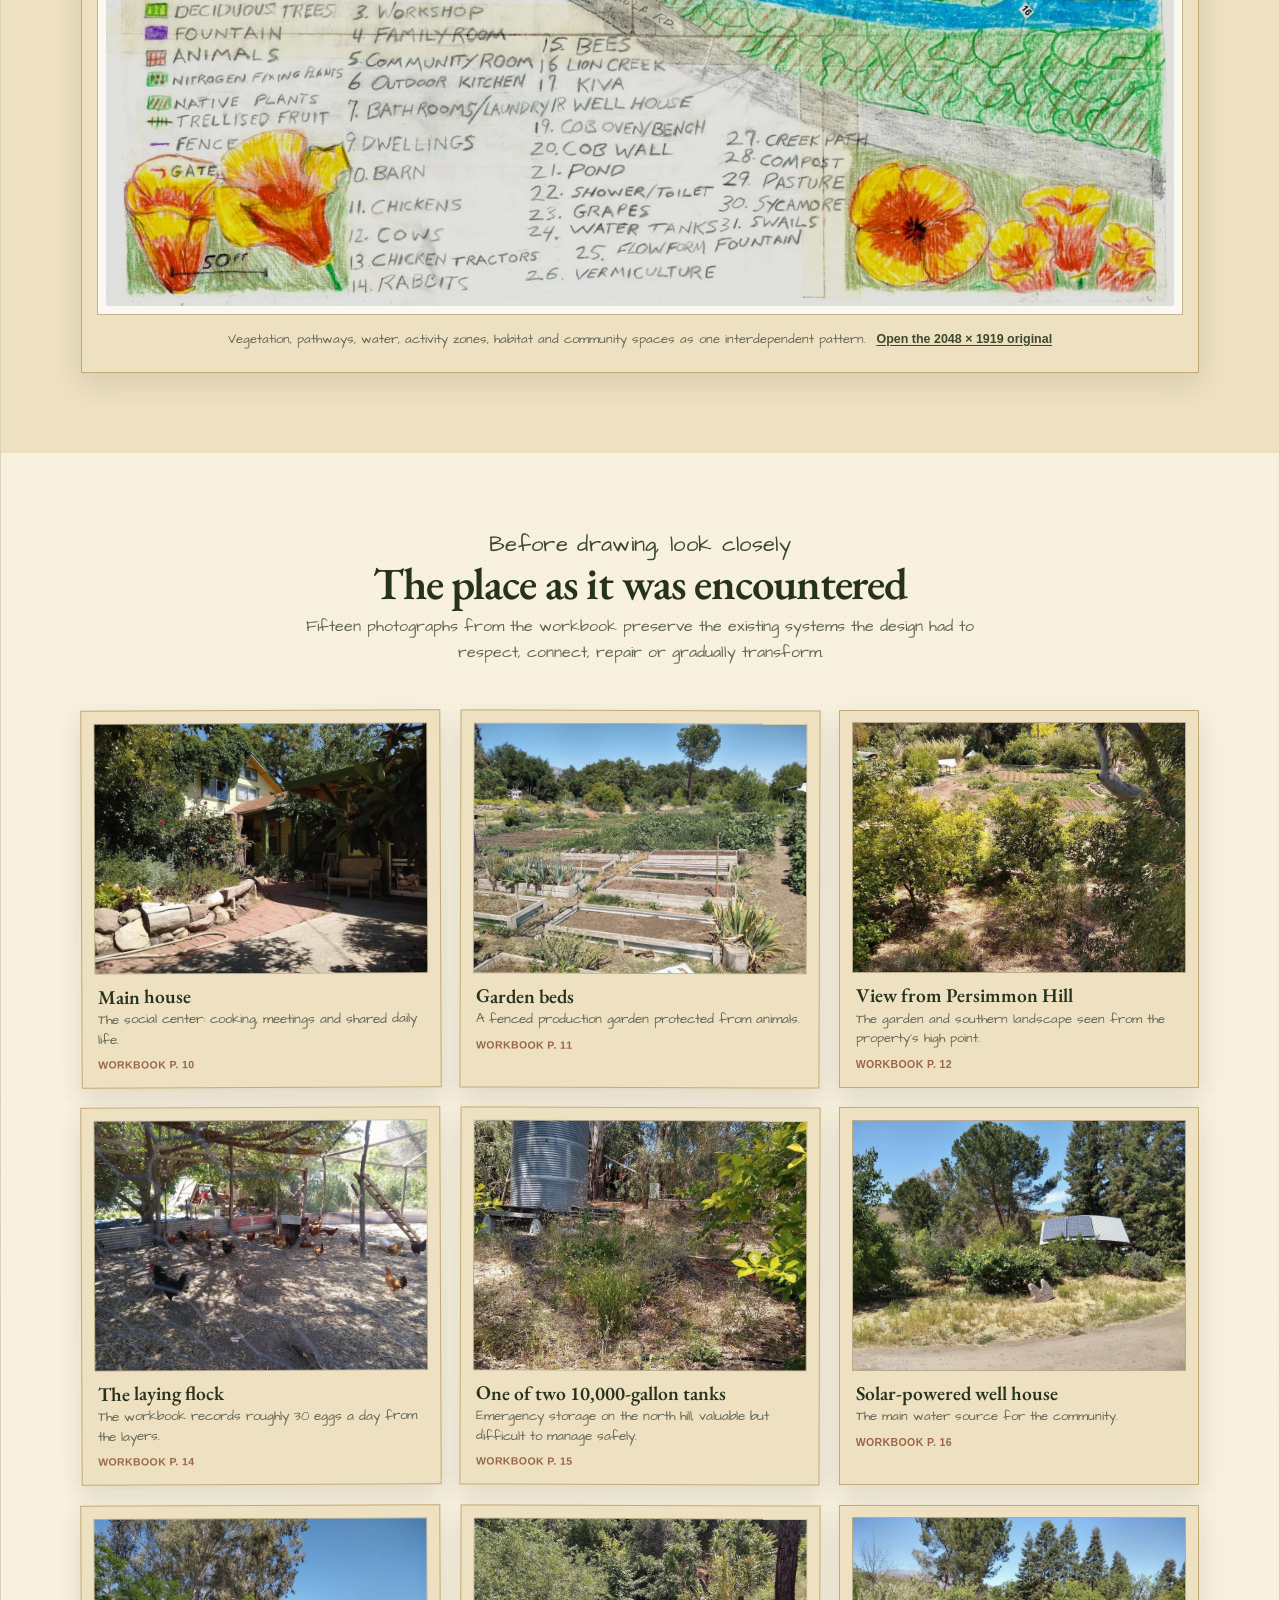
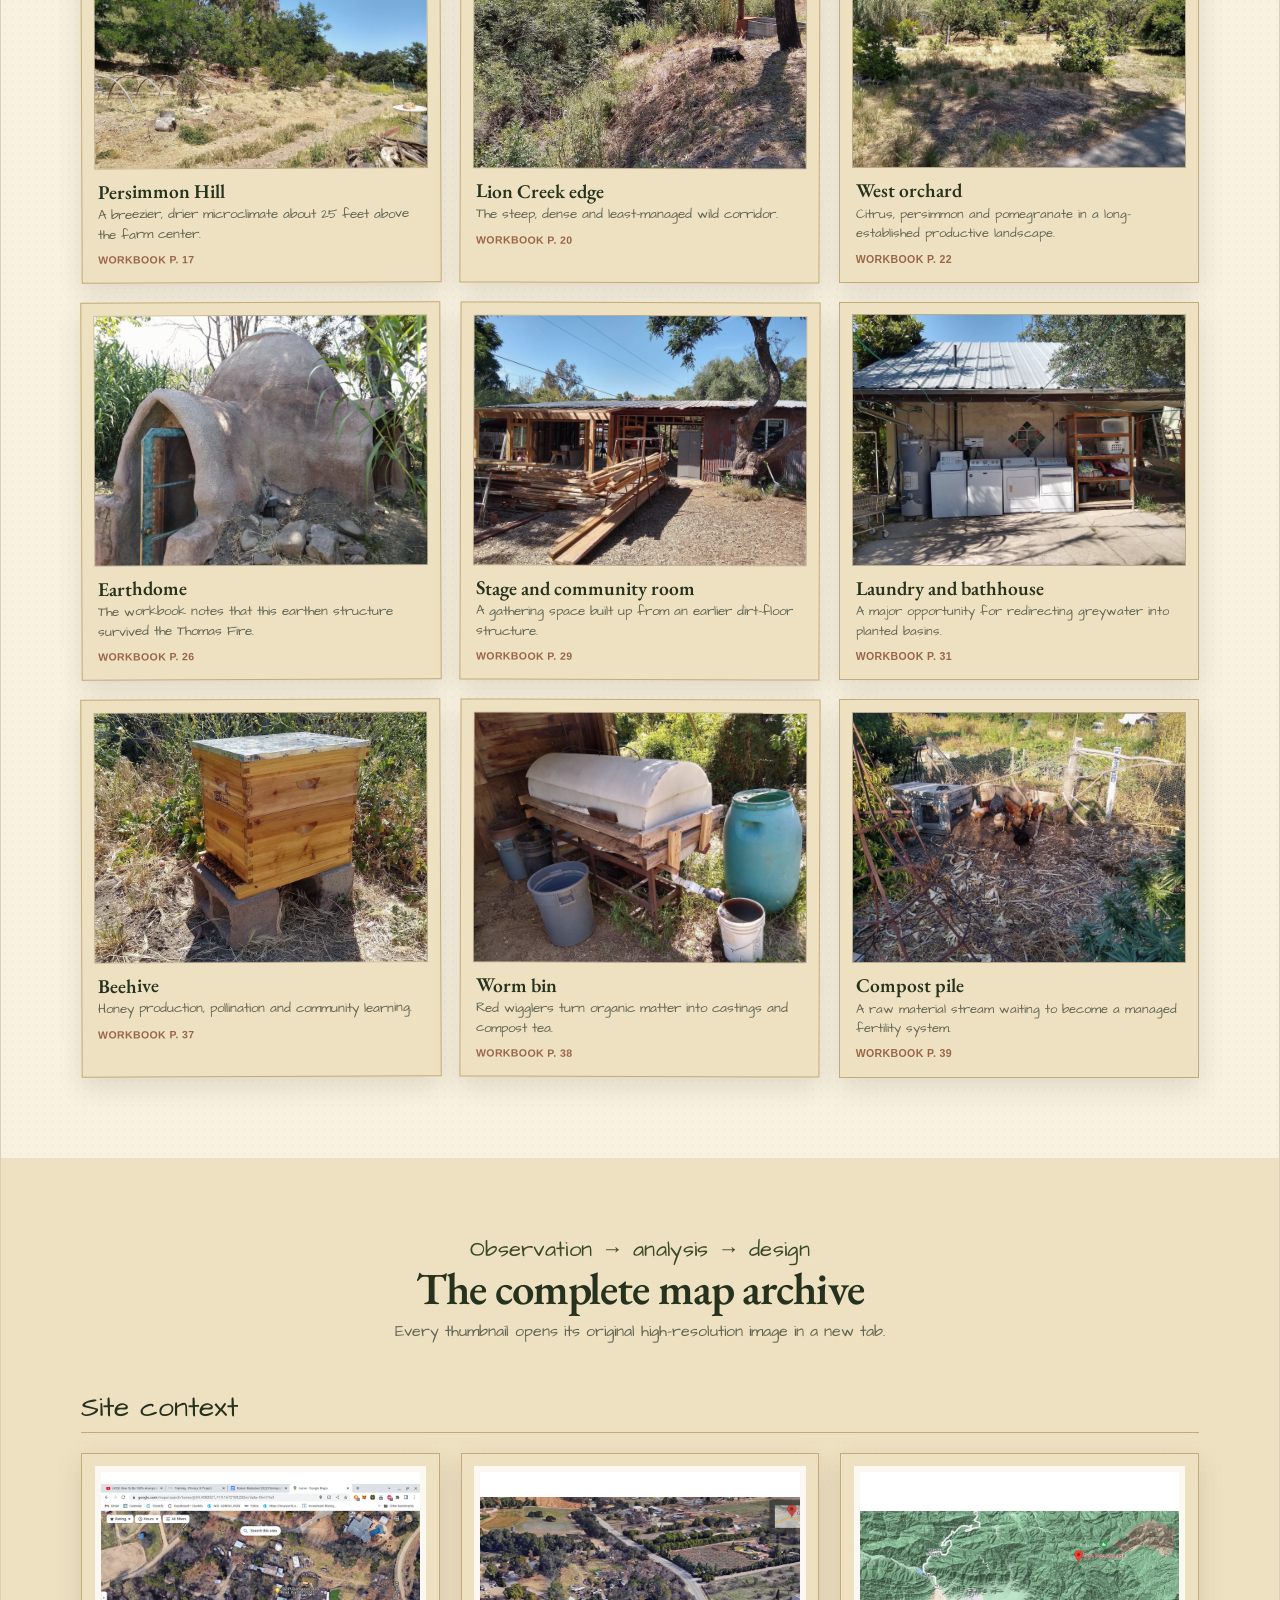
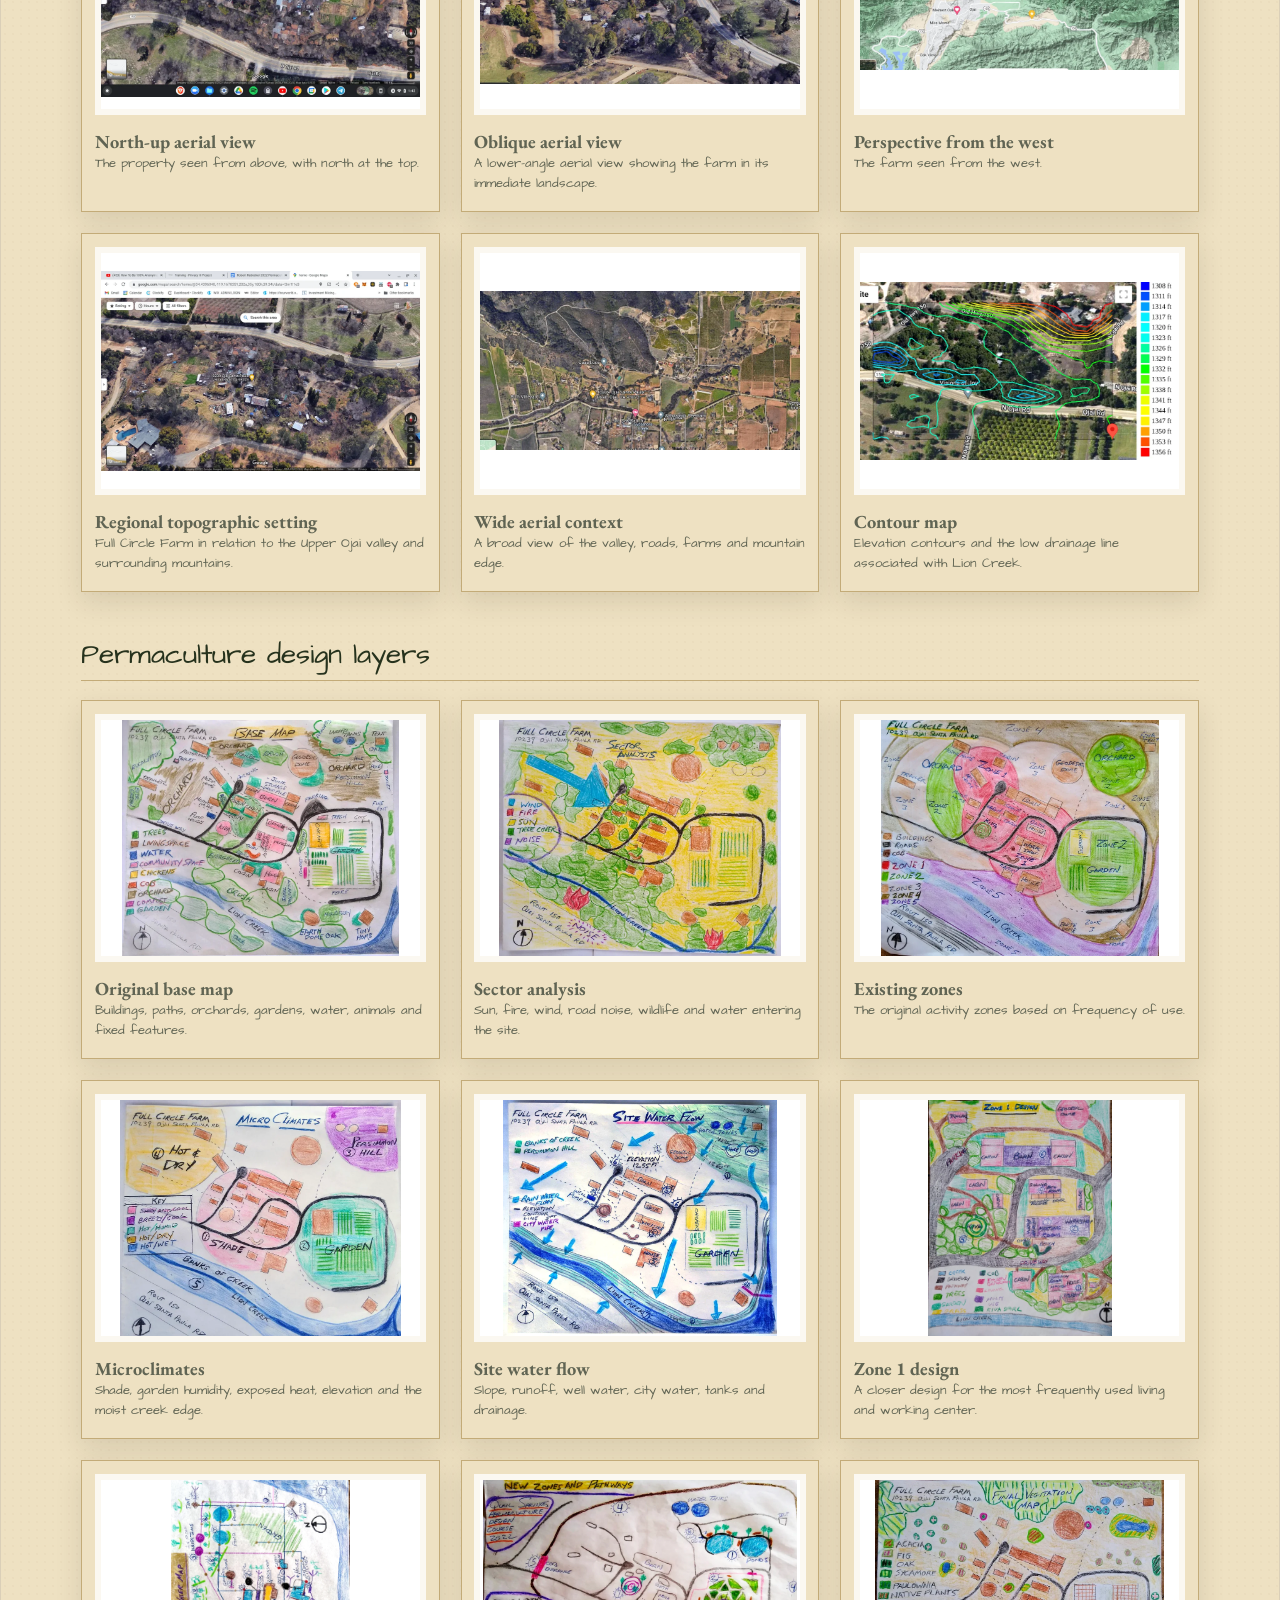
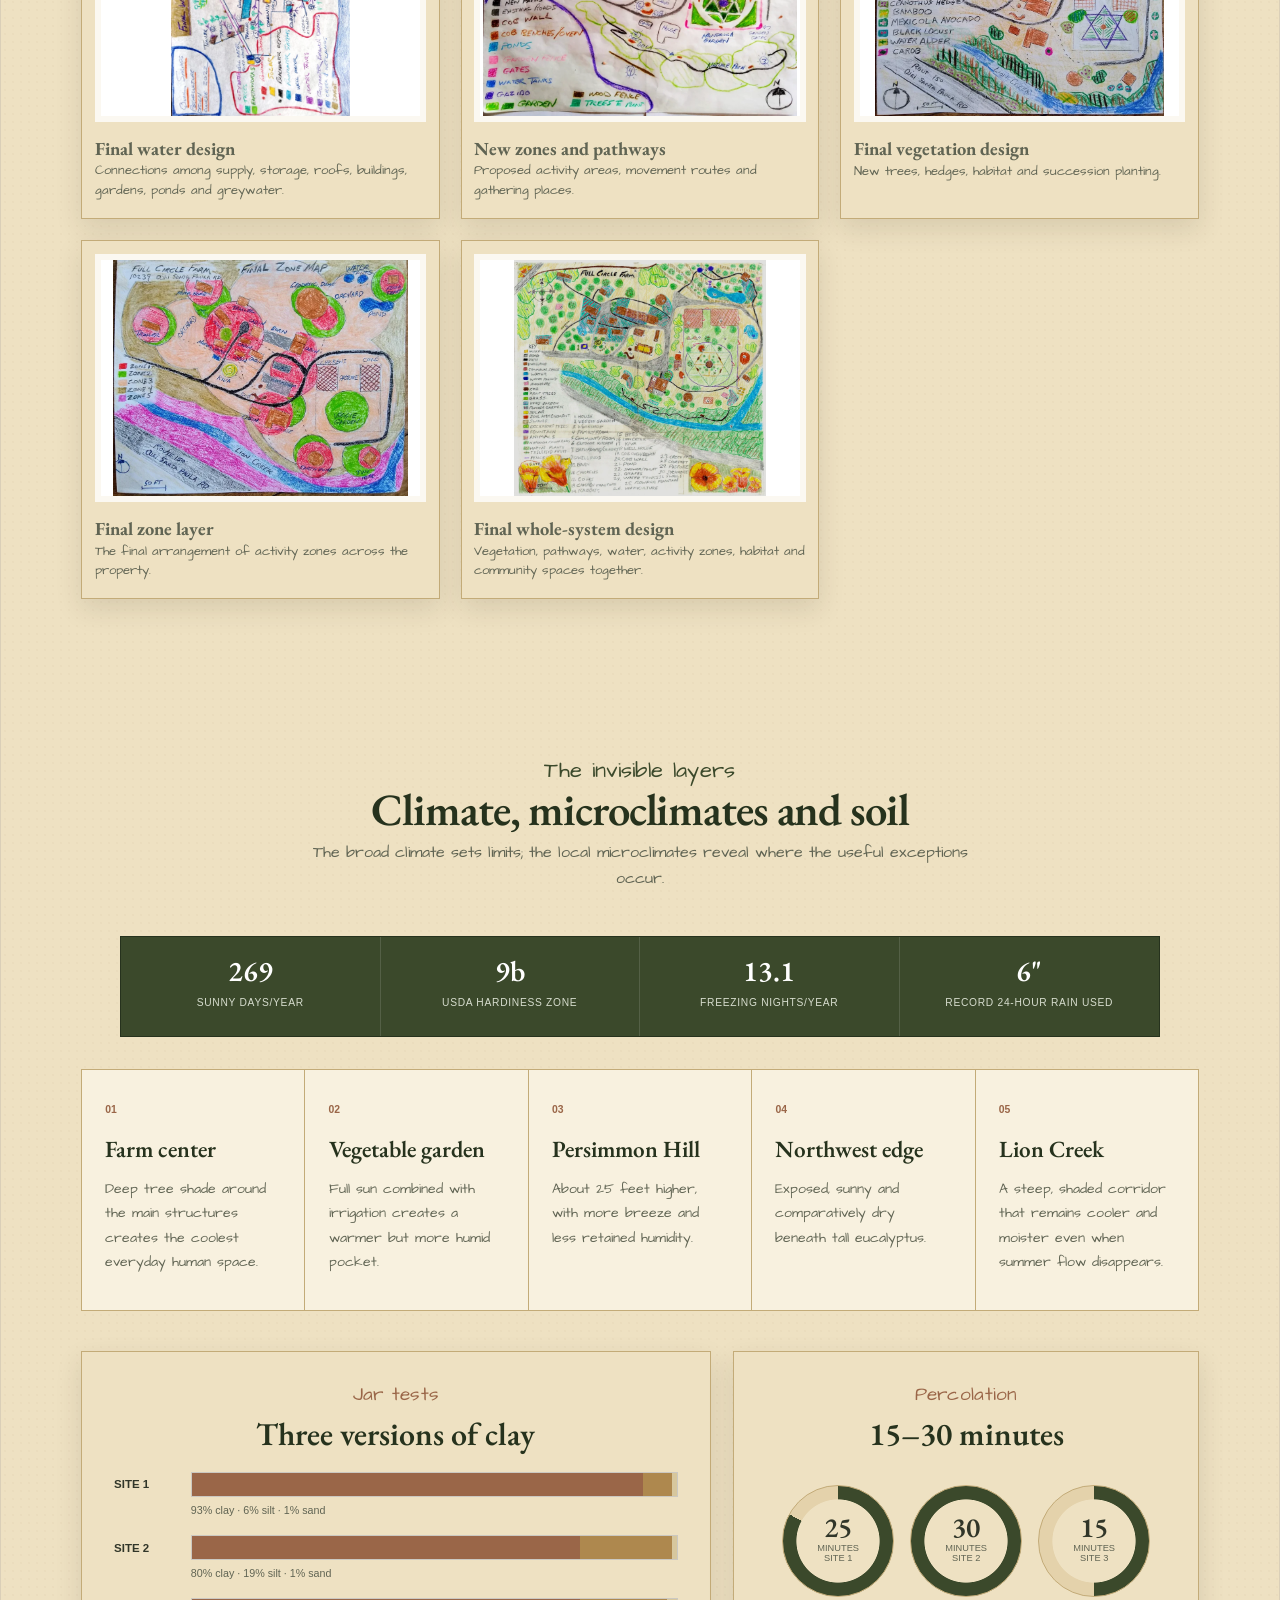
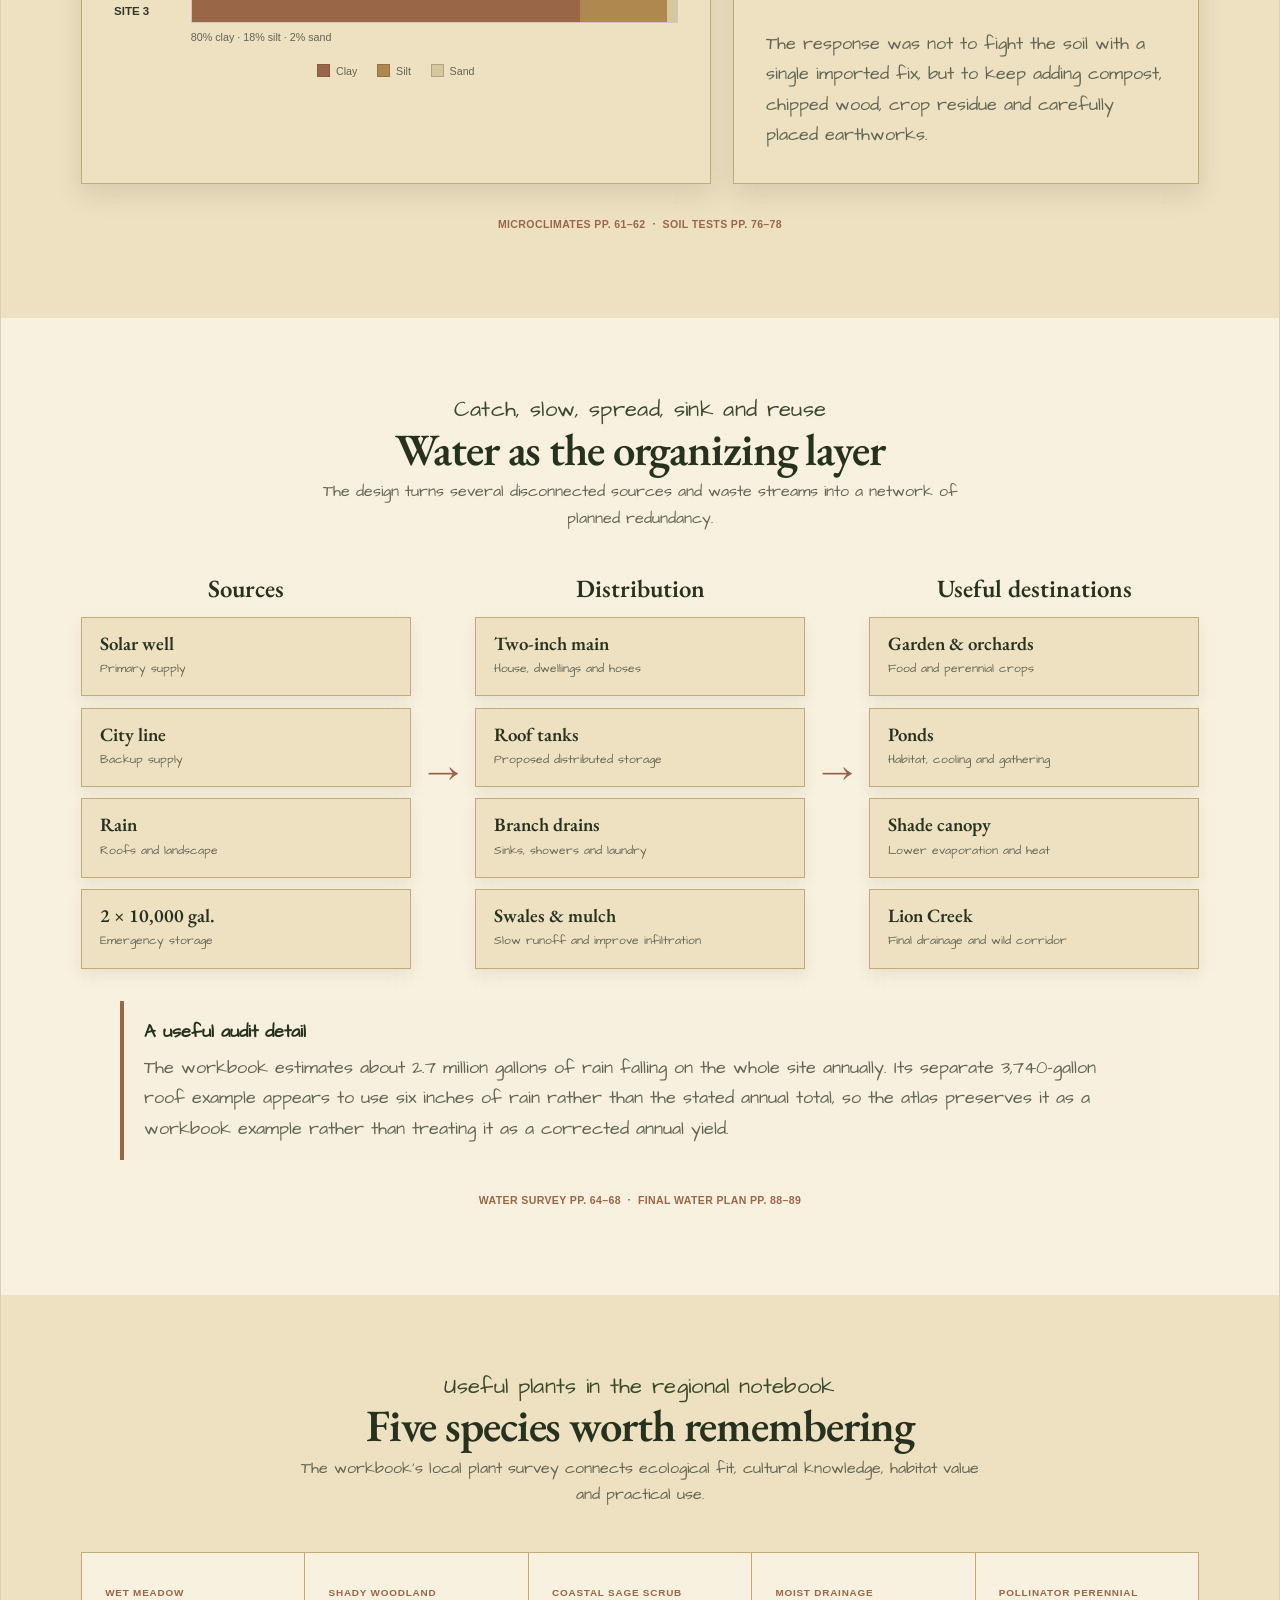
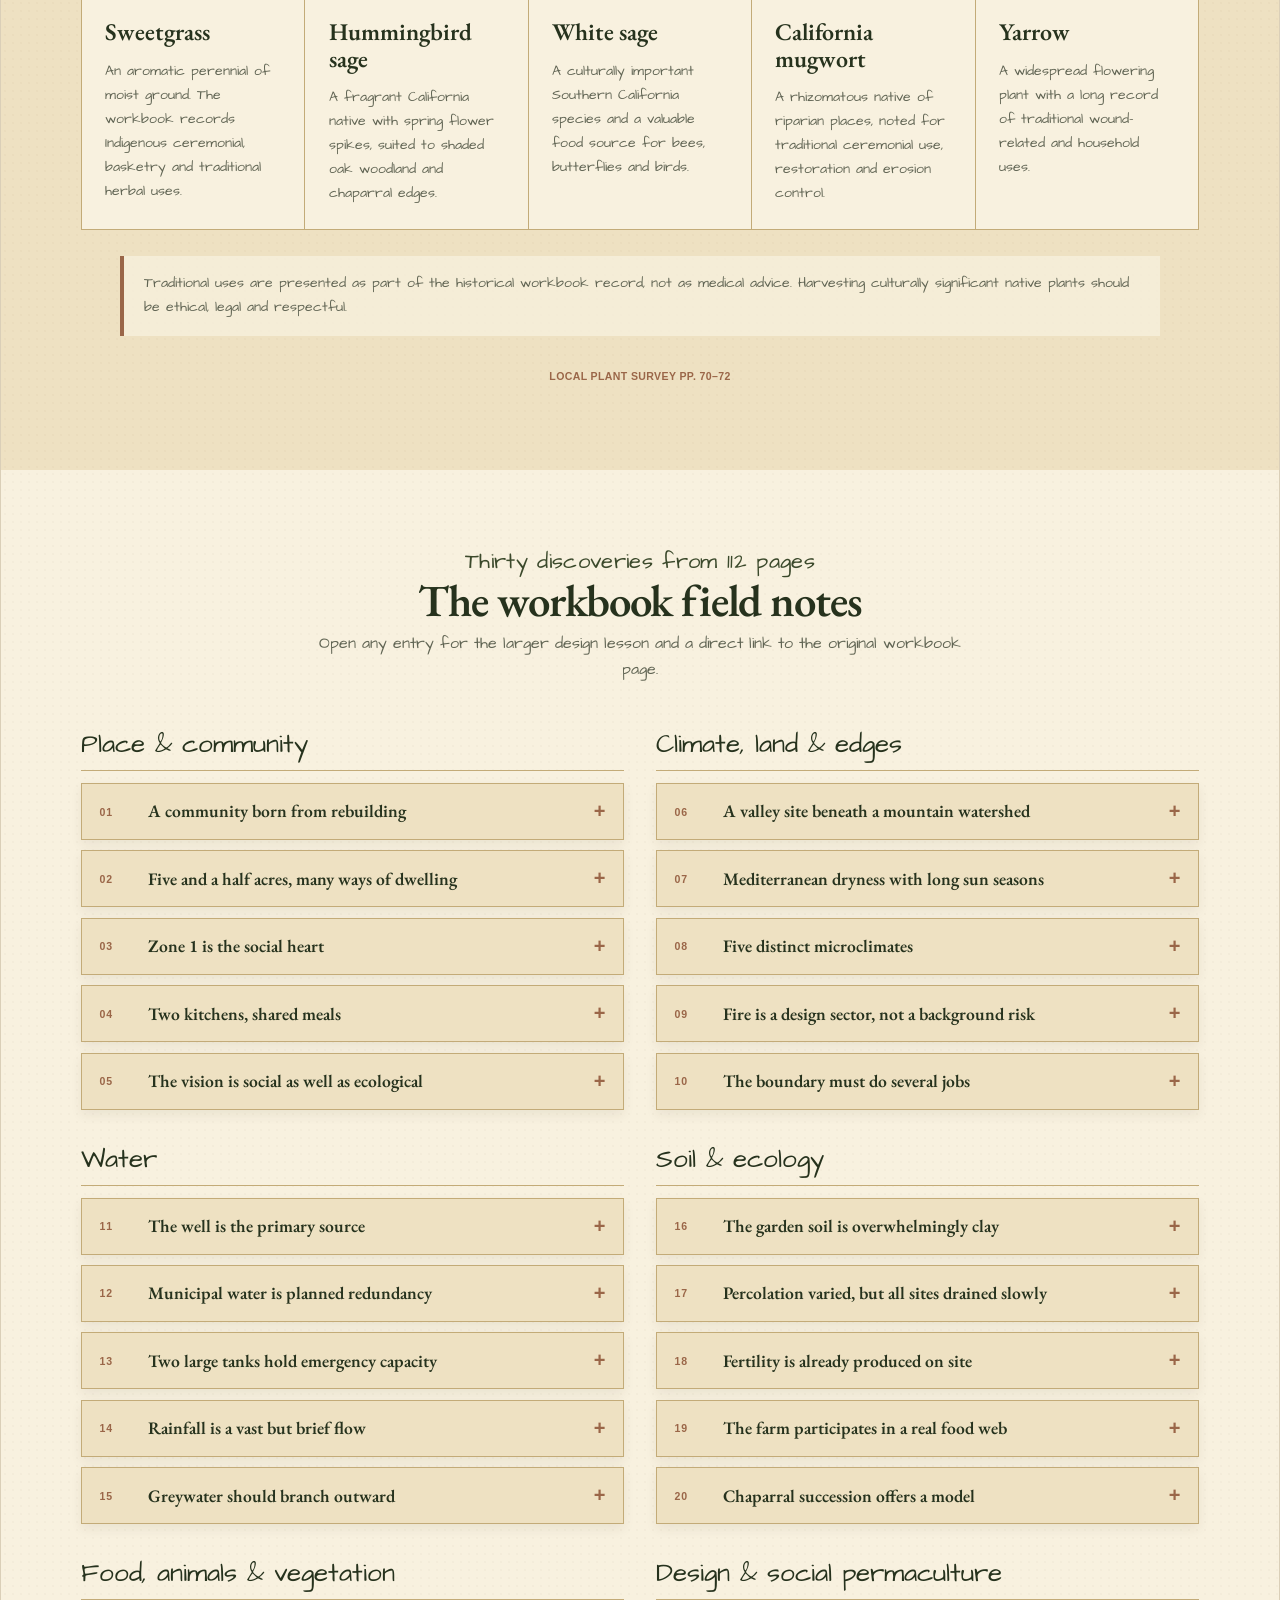
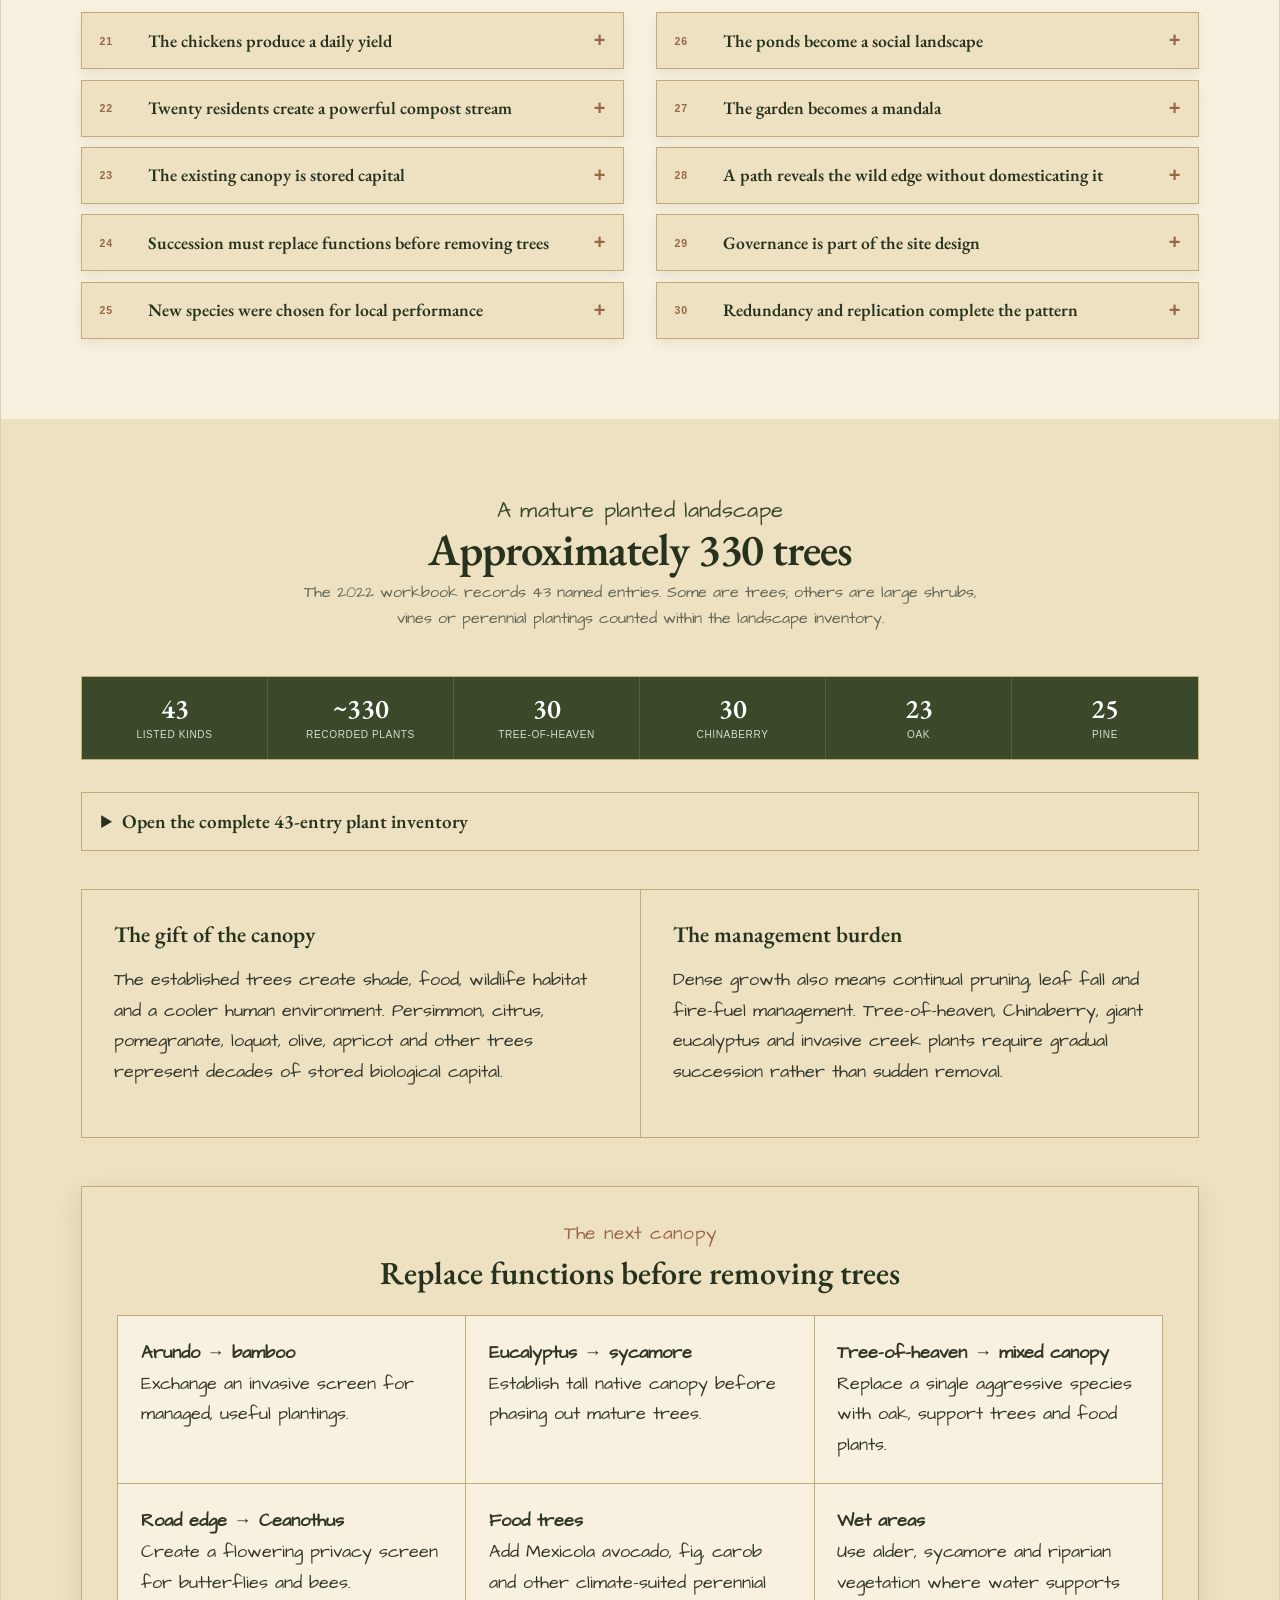
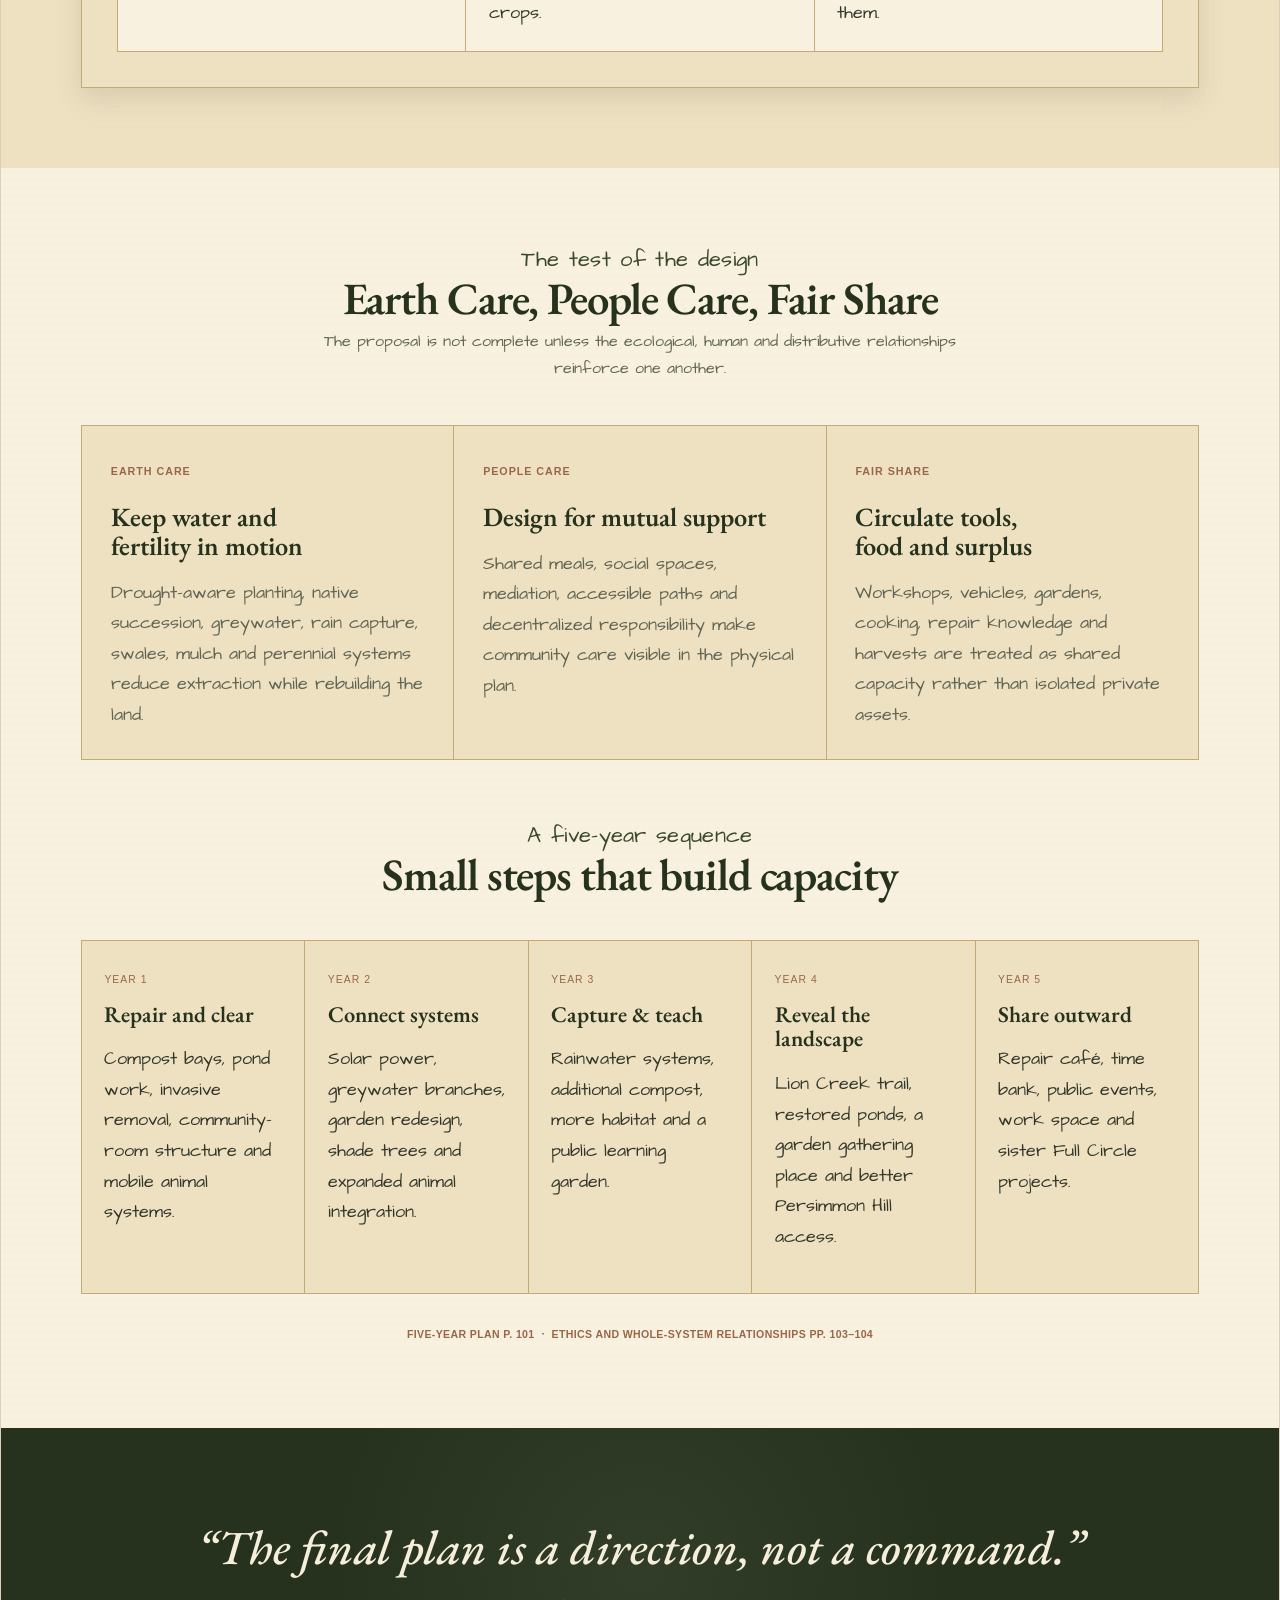
<file: design.html>
<!doctype html>
<html lang="en">
<head>
<meta name="robots" content="noindex, nofollow, noarchive">
  <meta charset="utf-8">
  <meta name="viewport" content="width=device-width, initial-scale=1">
  <meta name="theme-color" content="#334325">
  <meta name="description" content="An interactive naturalist atlas of the 2022 Full Circle Farm permaculture design: maps, field photographs, water, soil, ecology, tree inventory and thirty workbook discoveries.">
  <title>The Design Atlas · Full Circle Paradise</title>
  <link rel="icon" href="favicon.png" type="image/png">
  <link rel="stylesheet" href="style.css">
  <link rel="stylesheet" href="design-additions.css">
<script src="site.js" defer></script>
</head>
<body>
<a class="skip-link" href="#main">Skip to content</a>
<header class="site-header">
  <a class="wordmark" href="index.html" aria-label="Full Circle Paradise home">
    <span>Full Circle Paradise</span>
    <small>Upper Ojai · California · 2022</small>
  </a>
  <button class="menu-button" type="button" aria-expanded="false" aria-controls="primary-nav">Menu</button>
  <nav class="primary-nav" id="primary-nav" aria-label="Primary navigation">
    <a href="index.html">Home</a>
    <a href="story.html">The Farm</a>
    <a href="tour.html">Site Tour</a>
    <a href="climate.html">Climate &amp; Ecology</a>
    <a href="water.html">Water</a>
    <a href="food.html">Food &amp; Soil</a>
    <a href="buildings.html">Buildings &amp; Energy</a>
    <a href="social.html">Social Permaculture</a>
    <a href="design.html" class="active" aria-current="page">The Design</a>
    <a href="photos.html">Photo Archive</a>
    <a href="workbook.html">Workbook</a>
  </nav>
</header>

<main id="main" class="chapter-page">
  <header class="chapter-hero design-collaboration-hero">
    <div>
      <p class="chapter-label">Chapter 07 · The complete design atlas</p>
      <h1>The Design</h1>
      <p class="lede">A 2022 snapshot of a living community: thirty-eight years of accumulated structures, trees, habits and relationships reorganized through observation, mapping and small, slow change.</p>
    </div>
    <figure>
      <img src="images/design-collaboration-map.webp" alt="Two collaborators holding the completed Full Circle Farm design map">
      <figcaption>The completed design, presented at Full Circle Farm</figcaption>
    </figure>
  </header>

  <section class="atlas-opening paper-section" id="overview" aria-labelledby="atlas-overview-title">
    <header class="section-heading">
      <p class="kicker">A field notebook, not merely a plan</p>
      <h2 id="atlas-overview-title">Read the land in layers</h2>
      <p>The workbook moves from place and people to climate, sectors, water, soil, ecology, vegetation, design and implementation. This page preserves that journey while keeping the original 112-page document available as the complete record.</p>
    </header>

    <nav class="atlas-nav" aria-label="Design atlas contents">
      <a href="#process">Process</a>
      <a href="#final-map">Final map</a>
      <a href="#photo-atlas">Field photographs</a>
      <a href="#maps">Map archive</a>
      <a href="#climate-soil">Climate &amp; soil</a>
      <a href="#water-system">Water system</a>
      <a href="#field-notes">30 field notes</a>
      <a href="#trees">Tree inventory</a>
      <a href="#ethics">Ethics &amp; sequence</a>
    </nav>

    <div class="atlas-facts" aria-label="Full Circle Farm design facts">
      <div><strong>5.5</strong><span>acres</span></div>
      <div><strong>~20</strong><span>residents in 2022</span></div>
      <div><strong>1,250'</strong><span>approx. elevation</span></div>
      <div><strong>19"</strong><span>annual rain</span></div>
      <div><strong>~330</strong><span>inventoried plants</span></div>
      <div><strong>2.7M</strong><span>gal. rain on site/year</span></div>
    </div>

    <p class="archive-note"><strong>Historical record:</strong> this atlas describes Full Circle Farm as documented during the Quail Springs Permaculture Design Course in 2022. Conditions and community arrangements may have changed since then.</p>
  </section>

  <section class="design-process paper-section" id="process" aria-labelledby="process-title">
    <header class="section-heading">
      <p class="kicker">Patterns before details</p>
      <h2 id="process-title">The design process</h2>
      <p>The final map is not the beginning. It is the visible result of a cycle that remains active after implementation.</p>
    </header>
    <ol class="process-path">
      <li><span>01</span><strong>Observe</strong><small>Walk, listen, photograph and notice what already works.</small></li>
      <li><span>02</span><strong>Gather</strong><small>Survey people, climate, history, water, buildings, soil and ecology.</small></li>
      <li><span>03</span><strong>Map</strong><small>Place fixed features, sectors, zones, flows and microclimates in relation.</small></li>
      <li><span>04</span><strong>Imagine</strong><small>Test concepts, functions, redundancies and possible successions.</small></li>
      <li><span>05</span><strong>Design</strong><small>Combine the strongest relationships into a whole-system proposal.</small></li>
      <li><span>06</span><strong>Implement &amp; evaluate</strong><small>Use small steps, observe results and revise continuously.</small></li>
    </ol>
    <p class="source-centered"><a class="source-link" href="documents/full-circle-paradise-workbook.pdf#page=103" target="_blank" rel="noopener">Process described in the workbook, p. 103</a></p>
  </section>

  <section class="final-map-feature paper-section" id="final-map" aria-labelledby="whole-system-map">
    <header class="section-heading">
      <p class="kicker">The whole system</p>
      <h2 id="whole-system-map">The final design map</h2>
      <p class="section-intro">Select the drawing to open the original image extracted from the workbook at its maximum embedded resolution.</p>
    </header>
    <figure class="featured-map">
      <a href="images/final-detailed-design-full.png" target="_blank" rel="noopener" aria-label="Open the final design map at full resolution">
        <img src="images/final-detailed-design-preview.webp" alt="Detailed hand-drawn final design map for Full Circle Farm">
      </a>
      <figcaption>
        Vegetation, pathways, water, activity zones, habitat and community spaces as one interdependent pattern.
        <a href="images/final-detailed-design-full.png" target="_blank" rel="noopener">Open the 2048 × 1919 original</a>
      </figcaption>
    </figure>
  </section>

  <section class="photo-atlas paper-section" id="photo-atlas" aria-labelledby="photo-atlas-title">
    <header class="section-heading">
      <p class="kicker">Before drawing, look closely</p>
      <h2 id="photo-atlas-title">The place as it was encountered</h2>
      <p>Fifteen photographs from the workbook preserve the existing systems the design had to respect, connect, repair or gradually transform.</p>
    </header>
    <div class="photo-atlas-grid">

      <figure class="atlas-photo">
        <a href="images/design-atlas/main-house.webp" target="_blank" rel="noopener">
          <img src="images/design-atlas/main-house.webp" alt="Main house at Full Circle Farm" loading="lazy">
        </a>
        <figcaption><strong>Main house</strong>The social center: cooking, meetings and shared daily life.
          <a class="source-link" href="documents/full-circle-paradise-workbook.pdf#page=10" target="_blank" rel="noopener">Workbook p. 10</a>
        </figcaption>
      </figure>

      <figure class="atlas-photo">
        <a href="images/design-atlas/garden-beds.webp" target="_blank" rel="noopener">
          <img src="images/design-atlas/garden-beds.webp" alt="Garden beds at Full Circle Farm" loading="lazy">
        </a>
        <figcaption><strong>Garden beds</strong>A fenced production garden protected from animals.
          <a class="source-link" href="documents/full-circle-paradise-workbook.pdf#page=11" target="_blank" rel="noopener">Workbook p. 11</a>
        </figcaption>
      </figure>

      <figure class="atlas-photo">
        <a href="images/design-atlas/view-from-hill.webp" target="_blank" rel="noopener">
          <img src="images/design-atlas/view-from-hill.webp" alt="View from Persimmon Hill at Full Circle Farm" loading="lazy">
        </a>
        <figcaption><strong>View from Persimmon Hill</strong>The garden and southern landscape seen from the property&#x27;s high point.
          <a class="source-link" href="documents/full-circle-paradise-workbook.pdf#page=12" target="_blank" rel="noopener">Workbook p. 12</a>
        </figcaption>
      </figure>

      <figure class="atlas-photo">
        <a href="images/design-atlas/chickens.webp" target="_blank" rel="noopener">
          <img src="images/design-atlas/chickens.webp" alt="The laying flock at Full Circle Farm" loading="lazy">
        </a>
        <figcaption><strong>The laying flock</strong>The workbook records roughly 30 eggs a day from the layers.
          <a class="source-link" href="documents/full-circle-paradise-workbook.pdf#page=14" target="_blank" rel="noopener">Workbook p. 14</a>
        </figcaption>
      </figure>

      <figure class="atlas-photo">
        <a href="images/design-atlas/water-tank.webp" target="_blank" rel="noopener">
          <img src="images/design-atlas/water-tank.webp" alt="One of two 10,000-gallon tanks at Full Circle Farm" loading="lazy">
        </a>
        <figcaption><strong>One of two 10,000-gallon tanks</strong>Emergency storage on the north hill, valuable but difficult to manage safely.
          <a class="source-link" href="documents/full-circle-paradise-workbook.pdf#page=15" target="_blank" rel="noopener">Workbook p. 15</a>
        </figcaption>
      </figure>

      <figure class="atlas-photo">
        <a href="images/design-atlas/well-house.webp" target="_blank" rel="noopener">
          <img src="images/design-atlas/well-house.webp" alt="Solar-powered well house at Full Circle Farm" loading="lazy">
        </a>
        <figcaption><strong>Solar-powered well house</strong>The main water source for the community.
          <a class="source-link" href="documents/full-circle-paradise-workbook.pdf#page=16" target="_blank" rel="noopener">Workbook p. 16</a>
        </figcaption>
      </figure>

      <figure class="atlas-photo">
        <a href="images/design-atlas/persimmon-hill.webp" target="_blank" rel="noopener">
          <img src="images/design-atlas/persimmon-hill.webp" alt="Persimmon Hill at Full Circle Farm" loading="lazy">
        </a>
        <figcaption><strong>Persimmon Hill</strong>A breezier, drier microclimate about 25 feet above the farm center.
          <a class="source-link" href="documents/full-circle-paradise-workbook.pdf#page=17" target="_blank" rel="noopener">Workbook p. 17</a>
        </figcaption>
      </figure>

      <figure class="atlas-photo">
        <a href="images/design-atlas/lion-creek-edge.webp" target="_blank" rel="noopener">
          <img src="images/design-atlas/lion-creek-edge.webp" alt="Lion Creek edge at Full Circle Farm" loading="lazy">
        </a>
        <figcaption><strong>Lion Creek edge</strong>The steep, dense and least-managed wild corridor.
          <a class="source-link" href="documents/full-circle-paradise-workbook.pdf#page=20" target="_blank" rel="noopener">Workbook p. 20</a>
        </figcaption>
      </figure>

      <figure class="atlas-photo">
        <a href="images/design-atlas/west-orchard.webp" target="_blank" rel="noopener">
          <img src="images/design-atlas/west-orchard.webp" alt="West orchard at Full Circle Farm" loading="lazy">
        </a>
        <figcaption><strong>West orchard</strong>Citrus, persimmon and pomegranate in a long-established productive landscape.
          <a class="source-link" href="documents/full-circle-paradise-workbook.pdf#page=22" target="_blank" rel="noopener">Workbook p. 22</a>
        </figcaption>
      </figure>

      <figure class="atlas-photo">
        <a href="images/design-atlas/earthdome.webp" target="_blank" rel="noopener">
          <img src="images/design-atlas/earthdome.webp" alt="Earthdome at Full Circle Farm" loading="lazy">
        </a>
        <figcaption><strong>Earthdome</strong>The workbook notes that this earthen structure survived the Thomas Fire.
          <a class="source-link" href="documents/full-circle-paradise-workbook.pdf#page=26" target="_blank" rel="noopener">Workbook p. 26</a>
        </figcaption>
      </figure>

      <figure class="atlas-photo">
        <a href="images/design-atlas/community-room.webp" target="_blank" rel="noopener">
          <img src="images/design-atlas/community-room.webp" alt="Stage and community room at Full Circle Farm" loading="lazy">
        </a>
        <figcaption><strong>Stage and community room</strong>A gathering space built up from an earlier dirt-floor structure.
          <a class="source-link" href="documents/full-circle-paradise-workbook.pdf#page=29" target="_blank" rel="noopener">Workbook p. 29</a>
        </figcaption>
      </figure>

      <figure class="atlas-photo">
        <a href="images/design-atlas/bathhouse.webp" target="_blank" rel="noopener">
          <img src="images/design-atlas/bathhouse.webp" alt="Laundry and bathhouse at Full Circle Farm" loading="lazy">
        </a>
        <figcaption><strong>Laundry and bathhouse</strong>A major opportunity for redirecting greywater into planted basins.
          <a class="source-link" href="documents/full-circle-paradise-workbook.pdf#page=31" target="_blank" rel="noopener">Workbook p. 31</a>
        </figcaption>
      </figure>

      <figure class="atlas-photo">
        <a href="images/design-atlas/beehive.webp" target="_blank" rel="noopener">
          <img src="images/design-atlas/beehive.webp" alt="Beehive at Full Circle Farm" loading="lazy">
        </a>
        <figcaption><strong>Beehive</strong>Honey production, pollination and community learning.
          <a class="source-link" href="documents/full-circle-paradise-workbook.pdf#page=37" target="_blank" rel="noopener">Workbook p. 37</a>
        </figcaption>
      </figure>

      <figure class="atlas-photo">
        <a href="images/design-atlas/worm-bin.webp" target="_blank" rel="noopener">
          <img src="images/design-atlas/worm-bin.webp" alt="Worm bin at Full Circle Farm" loading="lazy">
        </a>
        <figcaption><strong>Worm bin</strong>Red wigglers turn organic matter into castings and compost tea.
          <a class="source-link" href="documents/full-circle-paradise-workbook.pdf#page=38" target="_blank" rel="noopener">Workbook p. 38</a>
        </figcaption>
      </figure>

      <figure class="atlas-photo">
        <a href="images/design-atlas/compost-pile.webp" target="_blank" rel="noopener">
          <img src="images/design-atlas/compost-pile.webp" alt="Compost pile at Full Circle Farm" loading="lazy">
        </a>
        <figcaption><strong>Compost pile</strong>A raw material stream waiting to become a managed fertility system.
          <a class="source-link" href="documents/full-circle-paradise-workbook.pdf#page=39" target="_blank" rel="noopener">Workbook p. 39</a>
        </figcaption>
      </figure>
    </div>
  </section>

  <section class="map-archive paper-section" id="maps" aria-labelledby="map-archive-title">
    <header class="section-heading">
      <p class="kicker">Observation → analysis → design</p>
      <h2 id="map-archive-title">The complete map archive</h2>
      <p class="section-intro">Every thumbnail opens its original high-resolution image in a new tab.</p>
    </header>

    <h3 class="map-group-title">Site context</h3>
    <div class="complete-map-gallery">

      <figure class="map-card">
        <a href="images/aerial-north-up-full.png" target="_blank" rel="noopener" aria-label="Open North-up aerial view at full resolution">
          <img src="images/aerial-north-up-preview.webp" alt="North-up aerial view" loading="lazy">
        </a>
        <figcaption><strong>North-up aerial view</strong><br>The property seen from above, with north at the top.</figcaption>
      </figure>

      <figure class="map-card">
        <a href="images/aerial-oblique-full.png" target="_blank" rel="noopener" aria-label="Open Oblique aerial view at full resolution">
          <img src="images/aerial-oblique-preview.webp" alt="Oblique aerial view" loading="lazy">
        </a>
        <figcaption><strong>Oblique aerial view</strong><br>A lower-angle aerial view showing the farm in its immediate landscape.</figcaption>
      </figure>

      <figure class="map-card">
        <a href="images/aerial-west-full.png" target="_blank" rel="noopener" aria-label="Open Perspective from the west at full resolution">
          <img src="images/aerial-west-preview.webp" alt="Perspective from the west" loading="lazy">
        </a>
        <figcaption><strong>Perspective from the west</strong><br>The farm seen from the west.</figcaption>
      </figure>

      <figure class="map-card">
        <a href="images/topographic-region-full.png" target="_blank" rel="noopener" aria-label="Open Regional topographic setting at full resolution">
          <img src="images/topographic-region-preview.webp" alt="Regional topographic setting" loading="lazy">
        </a>
        <figcaption><strong>Regional topographic setting</strong><br>Full Circle Farm in relation to the Upper Ojai valley and surrounding mountains.</figcaption>
      </figure>

      <figure class="map-card">
        <a href="images/wide-aerial-context-full.png" target="_blank" rel="noopener" aria-label="Open Wide aerial context at full resolution">
          <img src="images/wide-aerial-context-preview.webp" alt="Wide aerial context" loading="lazy">
        </a>
        <figcaption><strong>Wide aerial context</strong><br>A broad view of the valley, roads, farms and mountain edge.</figcaption>
      </figure>

      <figure class="map-card">
        <a href="images/contour-map-full.png" target="_blank" rel="noopener" aria-label="Open Contour map at full resolution">
          <img src="images/contour-map-preview.webp" alt="Contour map" loading="lazy">
        </a>
        <figcaption><strong>Contour map</strong><br>Elevation contours and the low drainage line associated with Lion Creek.</figcaption>
      </figure>
    </div>

    <h3 class="map-group-title">Permaculture design layers</h3>
    <div class="complete-map-gallery">

      <figure class="map-card">
        <a href="images/base-map-full.png" target="_blank" rel="noopener" aria-label="Open Original base map at full resolution">
          <img src="images/base-map-preview.webp" alt="Original base map" loading="lazy">
        </a>
        <figcaption><strong>Original base map</strong><br>Buildings, paths, orchards, gardens, water, animals and fixed features.</figcaption>
      </figure>

      <figure class="map-card">
        <a href="images/sector-analysis-full.png" target="_blank" rel="noopener" aria-label="Open Sector analysis at full resolution">
          <img src="images/sector-analysis-preview.webp" alt="Sector analysis" loading="lazy">
        </a>
        <figcaption><strong>Sector analysis</strong><br>Sun, fire, wind, road noise, wildlife and water entering the site.</figcaption>
      </figure>

      <figure class="map-card">
        <a href="images/zones-analysis-full.jpeg" target="_blank" rel="noopener" aria-label="Open Existing zones at full resolution">
          <img src="images/zones-analysis-preview.webp" alt="Existing zones" loading="lazy">
        </a>
        <figcaption><strong>Existing zones</strong><br>The original activity zones based on frequency of use.</figcaption>
      </figure>

      <figure class="map-card">
        <a href="images/microclimate-map-full.png" target="_blank" rel="noopener" aria-label="Open Microclimates at full resolution">
          <img src="images/microclimate-map-preview.webp" alt="Microclimates" loading="lazy">
        </a>
        <figcaption><strong>Microclimates</strong><br>Shade, garden humidity, exposed heat, elevation and the moist creek edge.</figcaption>
      </figure>

      <figure class="map-card">
        <a href="images/water-flow-map-full.png" target="_blank" rel="noopener" aria-label="Open Site water flow at full resolution">
          <img src="images/water-flow-map-preview.webp" alt="Site water flow" loading="lazy">
        </a>
        <figcaption><strong>Site water flow</strong><br>Slope, runoff, well water, city water, tanks and drainage.</figcaption>
      </figure>

      <figure class="map-card">
        <a href="images/zone-1-design-full.jpeg" target="_blank" rel="noopener" aria-label="Open Zone 1 design at full resolution">
          <img src="images/zone-1-design-preview.webp" alt="Zone 1 design" loading="lazy">
        </a>
        <figcaption><strong>Zone 1 design</strong><br>A closer design for the most frequently used living and working center.</figcaption>
      </figure>

      <figure class="map-card">
        <a href="images/final-water-map-full.png" target="_blank" rel="noopener" aria-label="Open Final water design at full resolution">
          <img src="images/final-water-map-preview.webp" alt="Final water design" loading="lazy">
        </a>
        <figcaption><strong>Final water design</strong><br>Connections among supply, storage, roofs, buildings, gardens, ponds and greywater.</figcaption>
      </figure>

      <figure class="map-card">
        <a href="images/new-zones-pathways-full.png" target="_blank" rel="noopener" aria-label="Open New zones and pathways at full resolution">
          <img src="images/new-zones-pathways-preview.webp" alt="New zones and pathways" loading="lazy">
        </a>
        <figcaption><strong>New zones and pathways</strong><br>Proposed activity areas, movement routes and gathering places.</figcaption>
      </figure>

      <figure class="map-card">
        <a href="images/final-vegetation-map-full.jpeg" target="_blank" rel="noopener" aria-label="Open Final vegetation design at full resolution">
          <img src="images/final-vegetation-map-preview.webp" alt="Final vegetation design" loading="lazy">
        </a>
        <figcaption><strong>Final vegetation design</strong><br>New trees, hedges, habitat and succession planting.</figcaption>
      </figure>

      <figure class="map-card">
        <a href="images/final-zone-map-full.jpeg" target="_blank" rel="noopener" aria-label="Open Final zone layer at full resolution">
          <img src="images/final-zone-map-preview.webp" alt="Final zone layer" loading="lazy">
        </a>
        <figcaption><strong>Final zone layer</strong><br>The final arrangement of activity zones across the property.</figcaption>
      </figure>

      <figure class="map-card">
        <a href="images/final-detailed-design-full.png" target="_blank" rel="noopener" aria-label="Open Final whole-system design at full resolution">
          <img src="images/final-detailed-design-preview.webp" alt="Final whole-system design" loading="lazy">
        </a>
        <figcaption><strong>Final whole-system design</strong><br>Vegetation, pathways, water, activity zones, habitat and community spaces together.</figcaption>
      </figure>
    </div>
  </section>

  <section class="living-notebook paper-section" id="climate-soil" aria-labelledby="living-notebook-title">
    <header class="section-heading">
      <p class="kicker">The invisible layers</p>
      <h2 id="living-notebook-title">Climate, microclimates and soil</h2>
      <p>The broad climate sets limits; the local microclimates reveal where the useful exceptions occur.</p>
    </header>

    <div class="climate-metrics">
      <div><strong>269</strong><span>sunny days/year</span></div>
      <div><strong>9b</strong><span>USDA hardiness zone</span></div>
      <div><strong>13.1</strong><span>freezing nights/year</span></div>
      <div><strong>6"</strong><span>record 24-hour rain used</span></div>
    </div>

    <div class="microclimate-grid">
      <article><span>01</span><h3>Farm center</h3><p>Deep tree shade around the main structures creates the coolest everyday human space.</p></article>
      <article><span>02</span><h3>Vegetable garden</h3><p>Full sun combined with irrigation creates a warmer but more humid pocket.</p></article>
      <article><span>03</span><h3>Persimmon Hill</h3><p>About 25 feet higher, with more breeze and less retained humidity.</p></article>
      <article><span>04</span><h3>Northwest edge</h3><p>Exposed, sunny and comparatively dry beneath tall eucalyptus.</p></article>
      <article><span>05</span><h3>Lion Creek</h3><p>A steep, shaded corridor that remains cooler and moister even when summer flow disappears.</p></article>
    </div>

    <div class="soil-lab">
      <article class="soil-chart-card">
        <header><p class="kicker">Jar tests</p><h3>Three versions of clay</h3></header>
        <div class="soil-row"><strong>Site 1</strong><div class="soil-bar" aria-label="Site 1: 93 percent clay, 6 percent silt, 1 percent sand"><span class="clay" style="width:93%"></span><span class="silt" style="width:6%"></span><span class="sand" style="width:1%"></span></div><small>93% clay · 6% silt · 1% sand</small></div>
        <div class="soil-row"><strong>Site 2</strong><div class="soil-bar" aria-label="Site 2: 80 percent clay, 19 percent silt, 1 percent sand"><span class="clay" style="width:80%"></span><span class="silt" style="width:19%"></span><span class="sand" style="width:1%"></span></div><small>80% clay · 19% silt · 1% sand</small></div>
        <div class="soil-row"><strong>Site 3</strong><div class="soil-bar" aria-label="Site 3: 80 percent clay, 18 percent silt, 2 percent sand"><span class="clay" style="width:80%"></span><span class="silt" style="width:18%"></span><span class="sand" style="width:2%"></span></div><small>80% clay · 18% silt · 2% sand</small></div>
        <div class="soil-legend"><span><i class="clay"></i>Clay</span><span><i class="silt"></i>Silt</span><span><i class="sand"></i>Sand</span></div>
      </article>

      <article class="percolation-card">
        <header><p class="kicker">Percolation</p><h3>15–30 minutes</h3></header>
        <div class="percolation-rings" aria-label="Percolation test times">
          <div style="--ring:83%"><strong>25</strong><span>minutes<br>Site 1</span></div>
          <div style="--ring:100%"><strong>30</strong><span>minutes<br>Site 2</span></div>
          <div style="--ring:50%"><strong>15</strong><span>minutes<br>Site 3</span></div>
        </div>
        <p>The response was not to fight the soil with a single imported fix, but to keep adding compost, chipped wood, crop residue and carefully placed earthworks.</p>
      </article>
    </div>
    <p class="source-centered"><a class="source-link" href="documents/full-circle-paradise-workbook.pdf#page=61" target="_blank" rel="noopener">Microclimates pp. 61–62</a> · <a class="source-link" href="documents/full-circle-paradise-workbook.pdf#page=76" target="_blank" rel="noopener">Soil tests pp. 76–78</a></p>
  </section>

  <section class="water-notebook paper-section" id="water-system" aria-labelledby="water-system-title">
    <header class="section-heading">
      <p class="kicker">Catch, slow, spread, sink and reuse</p>
      <h2 id="water-system-title">Water as the organizing layer</h2>
      <p>The design turns several disconnected sources and waste streams into a network of planned redundancy.</p>
    </header>
    <div class="water-flow-diagram" aria-label="Conceptual water flow through Full Circle Farm">
      <div class="flow-column">
        <h3>Sources</h3>
        <div class="flow-node"><strong>Solar well</strong><span>Primary supply</span></div>
        <div class="flow-node"><strong>City line</strong><span>Backup supply</span></div>
        <div class="flow-node"><strong>Rain</strong><span>Roofs and landscape</span></div>
        <div class="flow-node"><strong>2 × 10,000 gal.</strong><span>Emergency storage</span></div>
      </div>
      <div class="flow-arrow" aria-hidden="true">→</div>
      <div class="flow-column">
        <h3>Distribution</h3>
        <div class="flow-node"><strong>Two-inch main</strong><span>House, dwellings and hoses</span></div>
        <div class="flow-node"><strong>Roof tanks</strong><span>Proposed distributed storage</span></div>
        <div class="flow-node"><strong>Branch drains</strong><span>Sinks, showers and laundry</span></div>
        <div class="flow-node"><strong>Swales &amp; mulch</strong><span>Slow runoff and improve infiltration</span></div>
      </div>
      <div class="flow-arrow" aria-hidden="true">→</div>
      <div class="flow-column">
        <h3>Useful destinations</h3>
        <div class="flow-node"><strong>Garden &amp; orchards</strong><span>Food and perennial crops</span></div>
        <div class="flow-node"><strong>Ponds</strong><span>Habitat, cooling and gathering</span></div>
        <div class="flow-node"><strong>Shade canopy</strong><span>Lower evaporation and heat</span></div>
        <div class="flow-node"><strong>Lion Creek</strong><span>Final drainage and wild corridor</span></div>
      </div>
    </div>
    <div class="calculation-note">
      <strong>A useful audit detail</strong>
      <p>The workbook estimates about 2.7 million gallons of rain falling on the whole site annually. Its separate 3,740-gallon roof example appears to use six inches of rain rather than the stated annual total, so the atlas preserves it as a workbook example rather than treating it as a corrected annual yield.</p>
    </div>
    <p class="source-centered"><a class="source-link" href="documents/full-circle-paradise-workbook.pdf#page=64" target="_blank" rel="noopener">Water survey pp. 64–68</a> · <a class="source-link" href="documents/full-circle-paradise-workbook.pdf#page=88" target="_blank" rel="noopener">Final water plan pp. 88–89</a></p>
  </section>

  <section class="plant-notebook paper-section" aria-labelledby="plant-notebook-title">
    <header class="section-heading">
      <p class="kicker">Useful plants in the regional notebook</p>
      <h2 id="plant-notebook-title">Five species worth remembering</h2>
      <p>The workbook's local plant survey connects ecological fit, cultural knowledge, habitat value and practical use.</p>
    </header>
    <div class="plant-profile-grid">
      <article><span>Wet meadow</span><h3>Sweetgrass</h3><p>An aromatic perennial of moist ground. The workbook records Indigenous ceremonial, basketry and traditional herbal uses.</p></article>
      <article><span>Shady woodland</span><h3>Hummingbird sage</h3><p>A fragrant California native with spring flower spikes, suited to shaded oak woodland and chaparral edges.</p></article>
      <article><span>Coastal sage scrub</span><h3>White sage</h3><p>A culturally important Southern California species and a valuable food source for bees, butterflies and birds.</p></article>
      <article><span>Moist drainage</span><h3>California mugwort</h3><p>A rhizomatous native of riparian places, noted for traditional ceremonial use, restoration and erosion control.</p></article>
      <article><span>Pollinator perennial</span><h3>Yarrow</h3><p>A widespread flowering plant with a long record of traditional wound-related and household uses.</p></article>
    </div>
    <p class="traditional-use-note">Traditional uses are presented as part of the historical workbook record, not as medical advice. Harvesting culturally significant native plants should be ethical, legal and respectful.</p>
    <p class="source-centered"><a class="source-link" href="documents/full-circle-paradise-workbook.pdf#page=70" target="_blank" rel="noopener">Local plant survey pp. 70–72</a></p>
  </section>

  <section class="field-notes-section paper-section" id="field-notes" aria-labelledby="field-notes-title">
    <header class="section-heading">
      <p class="kicker">Thirty discoveries from 112 pages</p>
      <h2 id="field-notes-title">The workbook field notes</h2>
      <p>Open any entry for the larger design lesson and a direct link to the original workbook page.</p>
    </header>
    <div class="field-note-groups">

      <section class="note-group">
        <h3>Place &amp; community</h3>
        <div class="note-stack">
          
        <details class="field-note">
          <summary><span class="note-number">01</span><span>A community born from rebuilding</span></summary>
          <div class="field-note-body">
            <p>The farm began after a fire destroyed the original house. People were invited to help rebuild in exchange for a place to live, creating the seed of a long-lived intentional community.</p>
            <a class="source-link" href="documents/full-circle-paradise-workbook.pdf#page=40" target="_blank" rel="noopener">Workbook pp. 40</a>
          </div>
        </details>
        <details class="field-note">
          <summary><span class="note-number">02</span><span>Five and a half acres, many ways of dwelling</span></summary>
          <div class="field-note-body">
            <p>The 2022 survey describes a main house, cabins, trailers, motorhomes, a tiny home, earth structures, a workshop, barn, garden shed and other small buildings supporting about twenty residents.</p>
            <a class="source-link" href="documents/full-circle-paradise-workbook.pdf#page=40" target="_blank" rel="noopener">Workbook pp. 40</a>
          </div>
        </details>
        <details class="field-note">
          <summary><span class="note-number">03</span><span>Zone 1 is the social heart</span></summary>
          <div class="field-note-body">
            <p>The house, workshop and bathhouse form the most frequently crossed part of the land. The design treats human movement and casual encounter as essential infrastructure.</p>
            <a class="source-link" href="documents/full-circle-paradise-workbook.pdf#page=58" target="_blank" rel="noopener">Workbook pp. 58-60</a>
          </div>
        </details>
        <details class="field-note">
          <summary><span class="note-number">04</span><span>Two kitchens, shared meals</span></summary>
          <div class="field-note-body">
            <p>An indoor vegetarian kitchen and an outdoor meat kitchen served communal cooking. The design also noticed where each kitchen&#x27;s water went and how those flows could become irrigation.</p>
            <a class="source-link" href="documents/full-circle-paradise-workbook.pdf#page=83" target="_blank" rel="noopener">Workbook pp. 83</a>
          </div>
        </details>
        <details class="field-note">
          <summary><span class="note-number">05</span><span>The vision is social as well as ecological</span></summary>
          <div class="field-note-body">
            <p>The project vision joins organic farming, self-governance, sovereignty, health, mutual care and education. The farm is conceived as both home and teaching place.</p>
            <a class="source-link" href="documents/full-circle-paradise-workbook.pdf#page=53" target="_blank" rel="noopener">Workbook pp. 53, 87, 103</a>
          </div>
        </details>
        </div>
      </section>

      <section class="note-group">
        <h3>Climate, land &amp; edges</h3>
        <div class="note-stack">
          
        <details class="field-note">
          <summary><span class="note-number">06</span><span>A valley site beneath a mountain watershed</span></summary>
          <div class="field-note-body">
            <p>The farm sits around 1,250 feet in Upper Ojai, with the Los Padres landscape rising dramatically to the north. That regional setting shapes fire, wind, water and temperature.</p>
            <a class="source-link" href="documents/full-circle-paradise-workbook.pdf#page=9" target="_blank" rel="noopener">Workbook pp. 9</a>
          </div>
        </details>
        <details class="field-note">
          <summary><span class="note-number">07</span><span>Mediterranean dryness with long sun seasons</span></summary>
          <div class="field-note-body">
            <p>The workbook records about 19 inches of annual rain, 269 sunny days, USDA zone 9b and roughly 13 freezing nights per year: enough warmth for diverse fruit, but with real frost and drought constraints.</p>
            <a class="source-link" href="documents/full-circle-paradise-workbook.pdf#page=43" target="_blank" rel="noopener">Workbook pp. 43-47</a>
          </div>
        </details>
        <details class="field-note">
          <summary><span class="note-number">08</span><span>Five distinct microclimates</span></summary>
          <div class="field-note-body">
            <p>The design identifies a shaded farm center, sunny humid garden, breezy Persimmon Hill, a hot dry northwest edge and the cool, wet banks of Lion Creek.</p>
            <a class="source-link" href="documents/full-circle-paradise-workbook.pdf#page=61" target="_blank" rel="noopener">Workbook pp. 61-62</a>
          </div>
        </details>
        <details class="field-note">
          <summary><span class="note-number">09</span><span>Fire is a design sector, not a background risk</span></summary>
          <div class="field-note-body">
            <p>The Thomas Fire burned several smaller structures in 2017. Dense brush, invasive trees and accumulated fuels make phased vegetation management a core safety strategy.</p>
            <a class="source-link" href="documents/full-circle-paradise-workbook.pdf#page=55" target="_blank" rel="noopener">Workbook pp. 55-56</a>
          </div>
        </details>
        <details class="field-note">
          <summary><span class="note-number">10</span><span>The boundary must do several jobs</span></summary>
          <div class="field-note-body">
            <p>The northern road and nearby neighbors create noise and privacy pressure. Cob walls, planted screens and flowering hedges are proposed as shelter, identity, habitat and enclosure.</p>
            <a class="source-link" href="documents/full-circle-paradise-workbook.pdf#page=92" target="_blank" rel="noopener">Workbook pp. 92-94</a>
          </div>
        </details>
        </div>
      </section>

      <section class="note-group">
        <h3>Water</h3>
        <div class="note-stack">
          
        <details class="field-note">
          <summary><span class="note-number">11</span><span>The well is the primary source</span></summary>
          <div class="field-note-body">
            <p>The water survey describes a roughly 160-foot well delivering about 20-30 gallons per minute through a two-inch line; the earlier photo caption calls it a 200-foot solar-powered well. The atlas preserves that internal discrepancy rather than choosing a false precision.</p>
            <a class="source-link" href="documents/full-circle-paradise-workbook.pdf#page=64" target="_blank" rel="noopener">Workbook pp. 64, 67-68</a>
          </div>
        </details>
        <details class="field-note">
          <summary><span class="note-number">12</span><span>Municipal water is planned redundancy</span></summary>
          <div class="field-note-body">
            <p>A high-pressure city line provides backup during summer demand or emergencies, though the community sought to minimize its cost and chlorinated supply.</p>
            <a class="source-link" href="documents/full-circle-paradise-workbook.pdf#page=64" target="_blank" rel="noopener">Workbook pp. 64, 68, 88</a>
          </div>
        </details>
        <details class="field-note">
          <summary><span class="note-number">13</span><span>Two large tanks hold emergency capacity</span></summary>
          <div class="field-note-body">
            <p>Two 10,000-gallon tanks sit on the hill. The workbook also records serious operational problems: accidental draining, no protective screens and water that was not treated for drinking.</p>
            <a class="source-link" href="documents/full-circle-paradise-workbook.pdf#page=15" target="_blank" rel="noopener">Workbook pp. 15, 88-89</a>
          </div>
        </details>
        <details class="field-note">
          <summary><span class="note-number">14</span><span>Rainfall is a vast but brief flow</span></summary>
          <div class="field-note-body">
            <p>Using the workbook&#x27;s site area and annual rainfall, about 2.7 million gallons fall on the property in an average year. A six-inch extreme event was estimated at more than 800,000 gallons.</p>
            <a class="source-link" href="documents/full-circle-paradise-workbook.pdf#page=65" target="_blank" rel="noopener">Workbook pp. 65-66</a>
          </div>
        </details>
        <details class="field-note">
          <summary><span class="note-number">15</span><span>Greywater should branch outward</span></summary>
          <div class="field-note-body">
            <p>Laundry, sinks, showers and the reverse-osmosis system already returned some water to the land. The design proposes branch drains and selector valves to distribute it deliberately among trees and beds.</p>
            <a class="source-link" href="documents/full-circle-paradise-workbook.pdf#page=64" target="_blank" rel="noopener">Workbook pp. 64-65, 89</a>
          </div>
        </details>
        </div>
      </section>

      <section class="note-group">
        <h3>Soil &amp; ecology</h3>
        <div class="note-stack">
          
        <details class="field-note">
          <summary><span class="note-number">16</span><span>The garden soil is overwhelmingly clay</span></summary>
          <div class="field-note-body">
            <p>Three jar tests recorded 80-93% clay. That explains slow infiltration, road pooling and the importance of mulch, organic matter and careful earth shaping.</p>
            <a class="source-link" href="documents/full-circle-paradise-workbook.pdf#page=76" target="_blank" rel="noopener">Workbook pp. 76-78</a>
          </div>
        </details>
        <details class="field-note">
          <summary><span class="note-number">17</span><span>Percolation varied, but all sites drained slowly</span></summary>
          <div class="field-note-body">
            <p>The three garden tests took 25, 30 and 15 minutes. The workbook saw the sites as broadly similar and identified more sand and continued organic amendments as opportunities.</p>
            <a class="source-link" href="documents/full-circle-paradise-workbook.pdf#page=78" target="_blank" rel="noopener">Workbook pp. 78</a>
          </div>
        </details>
        <details class="field-note">
          <summary><span class="note-number">18</span><span>Fertility is already produced on site</span></summary>
          <div class="field-note-body">
            <p>Kitchen scraps, chipped branches, fallen material and previous crops feed compost, mulch and chop-and-drop systems. The design&#x27;s task is to organize these flows rather than import every input.</p>
            <a class="source-link" href="documents/full-circle-paradise-workbook.pdf#page=78" target="_blank" rel="noopener">Workbook pp. 78, 85</a>
          </div>
        </details>
        <details class="field-note">
          <summary><span class="note-number">19</span><span>The farm participates in a real food web</span></summary>
          <div class="field-note-body">
            <p>Gophers and rabbits feed hawks and owls; coyotes and bobcats sometimes prey on chickens. The design must protect production without erasing the predators and habitat around it.</p>
            <a class="source-link" href="documents/full-circle-paradise-workbook.pdf#page=69" target="_blank" rel="noopener">Workbook pp. 69</a>
          </div>
        </details>
        <details class="field-note">
          <summary><span class="note-number">20</span><span>Chaparral succession offers a model</span></summary>
          <div class="field-note-body">
            <p>The workbook names mustard, horehound, fiddleneck, caterpillar phacelia and deerweed as pioneer plants, and places the site within the California chaparral biome.</p>
            <a class="source-link" href="documents/full-circle-paradise-workbook.pdf#page=69" target="_blank" rel="noopener">Workbook pp. 69-70</a>
          </div>
        </details>
        </div>
      </section>

      <section class="note-group">
        <h3>Food, animals &amp; vegetation</h3>
        <div class="note-stack">
          
        <details class="field-note">
          <summary><span class="note-number">21</span><span>The chickens produce a daily yield</span></summary>
          <div class="field-note-body">
            <p>The laying flock was recorded at about thirty eggs per day, making the coop a major food-producing element next to the garden.</p>
            <a class="source-link" href="documents/full-circle-paradise-workbook.pdf#page=13" target="_blank" rel="noopener">Workbook pp. 13-14</a>
          </div>
        </details>
        <details class="field-note">
          <summary><span class="note-number">22</span><span>Twenty residents create a powerful compost stream</span></summary>
          <div class="field-note-body">
            <p>The kitchen was estimated to produce two five-gallon buckets of compostable material each day. Proper bays could convert that steady flow into soil fertility and animal feed.</p>
            <a class="source-link" href="documents/full-circle-paradise-workbook.pdf#page=85" target="_blank" rel="noopener">Workbook pp. 85</a>
          </div>
        </details>
        <details class="field-note">
          <summary><span class="note-number">23</span><span>The existing canopy is stored capital</span></summary>
          <div class="field-note-body">
            <p>Approximately 330 inventoried plants provide shade, fruit, habitat and climate moderation. The design respects that inheritance even while identifying difficult species.</p>
            <a class="source-link" href="documents/full-circle-paradise-workbook.pdf#page=73" target="_blank" rel="noopener">Workbook pp. 73-74</a>
          </div>
        </details>
        <details class="field-note">
          <summary><span class="note-number">24</span><span>Succession must replace functions before removing trees</span></summary>
          <div class="field-note-body">
            <p>Arundo, tree-of-heaven, eucalyptus and chinaberry were targeted for phased reduction, while bamboo, sycamore, oak and a mixed useful canopy establish replacement shade, screening and habitat.</p>
            <a class="source-link" href="documents/full-circle-paradise-workbook.pdf#page=93" target="_blank" rel="noopener">Workbook pp. 93-97</a>
          </div>
        </details>
        <details class="field-note">
          <summary><span class="note-number">25</span><span>New species were chosen for local performance</span></summary>
          <div class="field-note-body">
            <p>The proposal favors Mexicola avocado for frost tolerance, Ceanothus for pollinators and screening, black locust for rapid growth and posts, plus alder, carob, fig, oak and sycamore.</p>
            <a class="source-link" href="documents/full-circle-paradise-workbook.pdf#page=94" target="_blank" rel="noopener">Workbook pp. 94-97</a>
          </div>
        </details>
        </div>
      </section>

      <section class="note-group">
        <h3>Design &amp; social permaculture</h3>
        <div class="note-stack">
          
        <details class="field-note">
          <summary><span class="note-number">26</span><span>The ponds become a social landscape</span></summary>
          <div class="field-note-body">
            <p>The unfinished pond excavations are envisioned as shaded water bodies with trees, fish and cob seating - water storage, habitat, cooling and gathering in one place.</p>
            <a class="source-link" href="documents/full-circle-paradise-workbook.pdf#page=89" target="_blank" rel="noopener">Workbook pp. 89, 92</a>
          </div>
        </details>
        <details class="field-note">
          <summary><span class="note-number">27</span><span>The garden becomes a mandala</span></summary>
          <div class="field-note-body">
            <p>A six-pointed garden with a central gazebo reorganizes production around paths, shade, education and beauty rather than treating food growing as a purely utilitarian rectangle.</p>
            <a class="source-link" href="documents/full-circle-paradise-workbook.pdf#page=92" target="_blank" rel="noopener">Workbook pp. 92</a>
          </div>
        </details>
        <details class="field-note">
          <summary><span class="note-number">28</span><span>A path reveals the wild edge without domesticating it</span></summary>
          <div class="field-note-body">
            <p>A selective trail to Lion Creek would let residents experience the cool riparian corridor while keeping most of it dense and ecologically primary.</p>
            <a class="source-link" href="documents/full-circle-paradise-workbook.pdf#page=92" target="_blank" rel="noopener">Workbook pp. 92, 101</a>
          </div>
        </details>
        <details class="field-note">
          <summary><span class="note-number">29</span><span>Governance is part of the site design</span></summary>
          <div class="field-note-body">
            <p>Weekly community meetings, conflict mediation, heart-sharing circles and experiments with sociocracy and holacracy show that relationships require design, maintenance and feedback just as water systems do.</p>
            <a class="source-link" href="documents/full-circle-paradise-workbook.pdf#page=102" target="_blank" rel="noopener">Workbook pp. 102</a>
          </div>
        </details>
        <details class="field-note">
          <summary><span class="note-number">30</span><span>Redundancy and replication complete the pattern</span></summary>
          <div class="field-note-body">
            <p>Multiple water sources, shared tools, compost-chicken-garden loops, repair culture and food storage create resilience. The five-year plan ultimately extends outward through education, a repair café, a time bank and sister farms.</p>
            <a class="source-link" href="documents/full-circle-paradise-workbook.pdf#page=101" target="_blank" rel="noopener">Workbook pp. 101, 104</a>
          </div>
        </details>
        </div>
      </section>
    </div>
  </section>

  <section class="tree-inventory paper-section" id="trees" aria-labelledby="tree-inventory-title">
    <header class="section-heading">
      <p class="kicker">A mature planted landscape</p>
      <h2 id="tree-inventory-title">Approximately 330 trees</h2>
      <p class="section-intro">The 2022 workbook records 43 named entries. Some are trees; others are large shrubs, vines or perennial plantings counted within the landscape inventory.</p>
    </header>

    <div class="tree-summary">
      <div><strong>43</strong><span>listed kinds</span></div>
      <div><strong>~330</strong><span>recorded plants</span></div>
      <div><strong>30</strong><span>Tree-of-heaven</span></div>
      <div><strong>30</strong><span>Chinaberry</span></div>
      <div><strong>23</strong><span>Oak</span></div>
      <div><strong>25</strong><span>Pine</span></div>
    </div>

    <details class="inventory-details">
      <summary>Open the complete 43-entry plant inventory</summary>
      <ol class="tree-count-list" aria-label="Current plant inventory with quantities">
        <li><span>Almond</span><strong>3</strong></li>
        <li><span>Apple</span><strong>3</strong></li>
        <li><span>Apricot</span><strong>16</strong></li>
        <li><span>Bamboo</span><strong>1</strong></li>
        <li><span>Black locust</span><strong>6</strong></li>
        <li><span>Black walnut</span><strong>8</strong></li>
        <li><span>Cedar</span><strong>1</strong></li>
        <li><span>Chinaberry</span><strong>30</strong></li>
        <li><span>Cypress</span><strong>1</strong></li>
        <li><span>Elderberry</span><strong>10</strong></li>
        <li><span>Eucalyptus</span><strong>12</strong></li>
        <li><span>Fake cherry</span><strong>4</strong></li>
        <li><span>Fig</span><strong>2</strong></li>
        <li><span>Goji berry</span><strong>2</strong></li>
        <li><span>Grape</span><strong>3</strong></li>
        <li><span>Ivy</span><strong>1</strong></li>
        <li><span>Jasmine</span><strong>3</strong></li>
        <li><span>Lemon</span><strong>5</strong></li>
        <li><span>Loquat</span><strong>15</strong></li>
        <li><span>Money tree</span><strong>1</strong></li>
        <li><span>Mulberry</span><strong>7</strong></li>
        <li><span>Nectarine</span><strong>1</strong></li>
        <li><span>Oak</span><strong>23</strong></li>
        <li><span>Oleander</span><strong>1</strong></li>
        <li><span>Olive</span><strong>14</strong></li>
        <li><span>Orange</span><strong>7</strong></li>
        <li><span>Palm tree</span><strong>1</strong></li>
        <li><span>Peach</span><strong>1</strong></li>
        <li><span>Pepper tree</span><strong>21</strong></li>
        <li><span>Date persimmon</span><strong>1</strong></li>
        <li><span>Fuyu persimmon</span><strong>5</strong></li>
        <li><span>Hachiya persimmon</span><strong>10</strong></li>
        <li><span>Pine</span><strong>25</strong></li>
        <li><span>Pineapple guava</span><strong>10</strong></li>
        <li><span>Plum</span><strong>5</strong></li>
        <li><span>Pomegranate</span><strong>7</strong></li>
        <li><span>Poplar</span><strong>1</strong></li>
        <li><span>Redwood</span><strong>10</strong></li>
        <li><span>Rosemary</span><strong>3</strong></li>
        <li><span>Rose tree</span><strong>3</strong></li>
        <li><span>Tea tree</span><strong>1</strong></li>
        <li><span>Tree-of-heaven / Ailanthus</span><strong>30</strong></li>
        <li><span>Willow</span><strong>10</strong></li>
      </ol>
      <p class="inventory-total-note">Accuracy note: the workbook states “Total number of trees 330,” while the individually listed quantities add to 324. The atlas therefore uses “approximately 330.”</p>
    </details>

    <div class="inventory-notes">
      <article>
        <h3>The gift of the canopy</h3>
        <p>The established trees create shade, food, wildlife habitat and a cooler human environment. Persimmon, citrus, pomegranate, loquat, olive, apricot and other trees represent decades of stored biological capital.</p>
      </article>
      <article>
        <h3>The management burden</h3>
        <p>Dense growth also means continual pruning, leaf fall and fire-fuel management. Tree-of-heaven, Chinaberry, giant eucalyptus and invasive creek plants require gradual succession rather than sudden removal.</p>
      </article>
    </div>

    <div class="succession-plan">
      <header>
        <p class="kicker">The next canopy</p>
        <h3>Replace functions before removing trees</h3>
      </header>
      <div class="succession-grid">
        <p><strong>Arundo → bamboo</strong><br>Exchange an invasive screen for managed, useful plantings.</p>
        <p><strong>Eucalyptus → sycamore</strong><br>Establish tall native canopy before phasing out mature trees.</p>
        <p><strong>Tree-of-heaven → mixed canopy</strong><br>Replace a single aggressive species with oak, support trees and food plants.</p>
        <p><strong>Road edge → Ceanothus</strong><br>Create a flowering privacy screen for butterflies and bees.</p>
        <p><strong>Food trees</strong><br>Add Mexicola avocado, fig, carob and other climate-suited perennial crops.</p>
        <p><strong>Wet areas</strong><br>Use alder, sycamore and riparian vegetation where water supports them.</p>
      </div>
    </div>
  </section>

  <section class="ethics-sequence paper-section" id="ethics" aria-labelledby="ethics-title">
    <header class="section-heading">
      <p class="kicker">The test of the design</p>
      <h2 id="ethics-title">Earth Care, People Care, Fair Share</h2>
      <p>The proposal is not complete unless the ecological, human and distributive relationships reinforce one another.</p>
    </header>
    <div class="ethics-cards">
      <article><span>Earth Care</span><h3>Keep water and fertility in motion</h3><p>Drought-aware planting, native succession, greywater, rain capture, swales, mulch and perennial systems reduce extraction while rebuilding the land.</p></article>
      <article><span>People Care</span><h3>Design for mutual support</h3><p>Shared meals, social spaces, mediation, accessible paths and decentralized responsibility make community care visible in the physical plan.</p></article>
      <article><span>Fair Share</span><h3>Circulate tools, food and surplus</h3><p>Workshops, vehicles, gardens, cooking, repair knowledge and harvests are treated as shared capacity rather than isolated private assets.</p></article>
    </div>

    <header class="section-heading sequence-heading">
      <p class="kicker">A five-year sequence</p>
      <h2>Small steps that build capacity</h2>
    </header>
    <div class="timeline-grid">
      <article><span>Year 1</span><h3>Repair and clear</h3><p>Compost bays, pond work, invasive removal, community-room structure and mobile animal systems.</p></article>
      <article><span>Year 2</span><h3>Connect systems</h3><p>Solar power, greywater branches, garden redesign, shade trees and expanded animal integration.</p></article>
      <article><span>Year 3</span><h3>Capture &amp; teach</h3><p>Rainwater systems, additional compost, more habitat and a public learning garden.</p></article>
      <article><span>Year 4</span><h3>Reveal the landscape</h3><p>Lion Creek trail, restored ponds, a garden gathering place and better Persimmon Hill access.</p></article>
      <article><span>Year 5</span><h3>Share outward</h3><p>Repair café, time bank, public events, work space and sister Full Circle projects.</p></article>
    </div>
    <p class="source-centered"><a class="source-link" href="documents/full-circle-paradise-workbook.pdf#page=101" target="_blank" rel="noopener">Five-year plan p. 101</a> · <a class="source-link" href="documents/full-circle-paradise-workbook.pdf#page=104" target="_blank" rel="noopener">Ethics and whole-system relationships pp. 103–104</a></p>
  </section>

  <section class="closing-quote">
    <blockquote>“The final plan is a direction, not a command.”</blockquote>
    <p>Implementation begins another round of observation. The design remains alive only while it can learn.</p>
  </section>
</main>

<nav class="chapter-nav" aria-label="Chapter navigation">
  <a class="previous" href="social.html"><span>Previous</span>Social Permaculture</a>
  <a class="next" href="workbook.html"><span>Next</span>Workbook</a>
</nav>

<footer class="site-footer">
  <div><strong>Full Circle Paradise</strong><br><span>A permaculture design for Full Circle Farm</span></div>
  <div>Upper Ojai, California<br>Quail Springs PDC · Spring 2022</div>
  <a href="documents/full-circle-paradise-workbook.pdf">Read the original workbook</a>
</footer>

<div class="lightbox" hidden aria-hidden="true"><button type="button" aria-label="Close image">×</button><img alt=""><p></p></div>
</body>
</html>
</file>
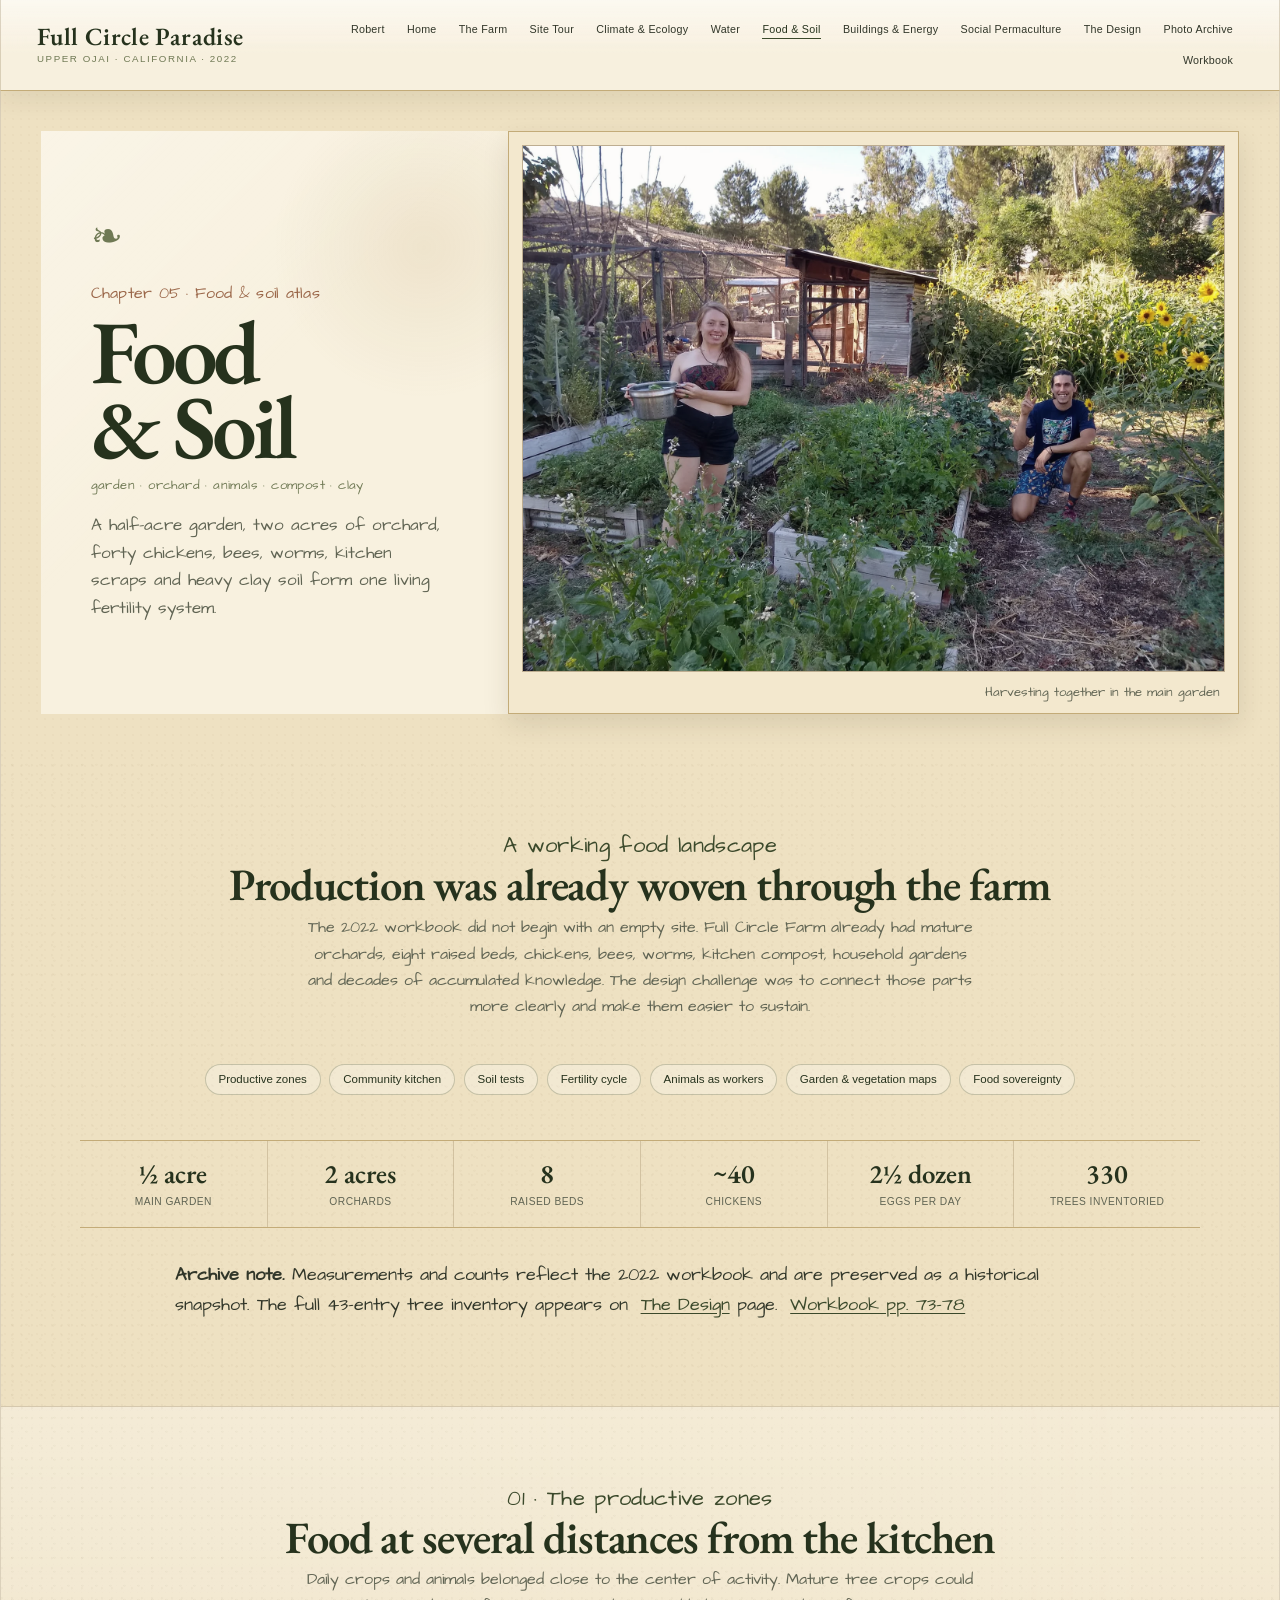
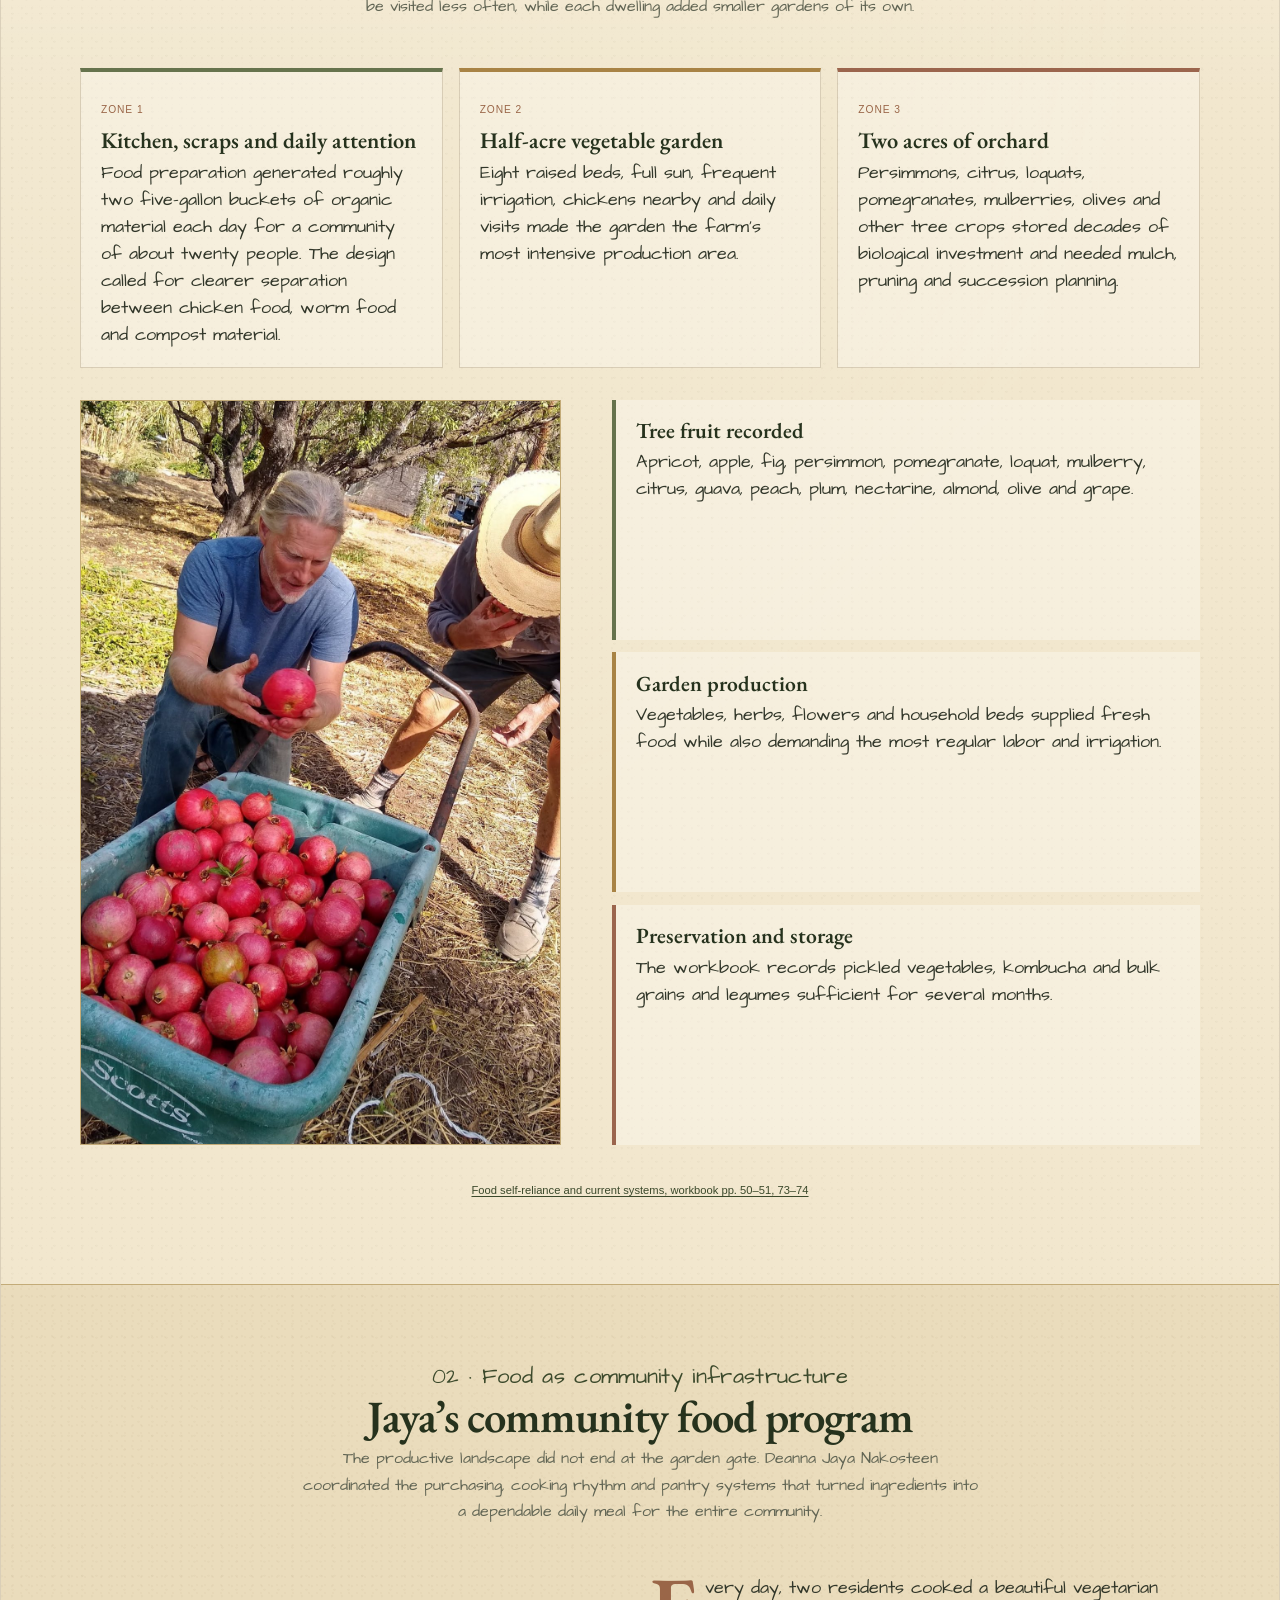
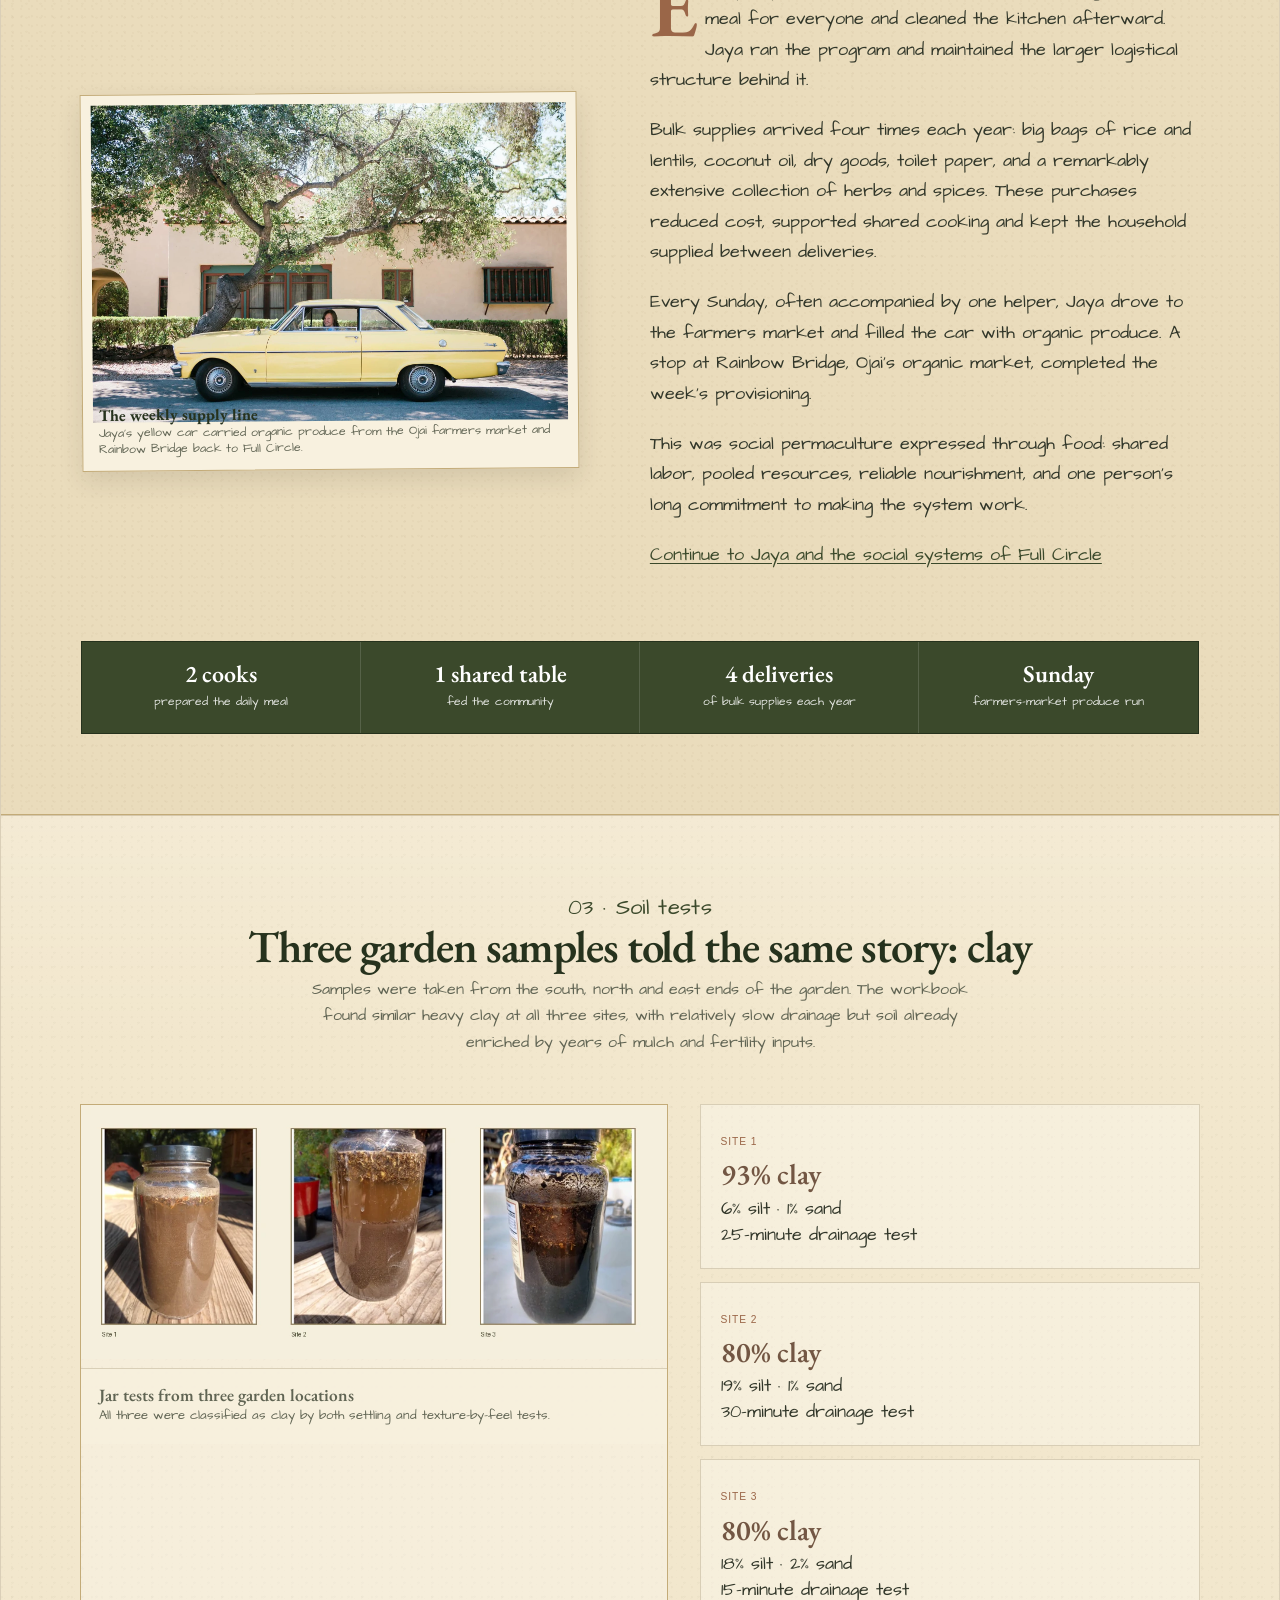
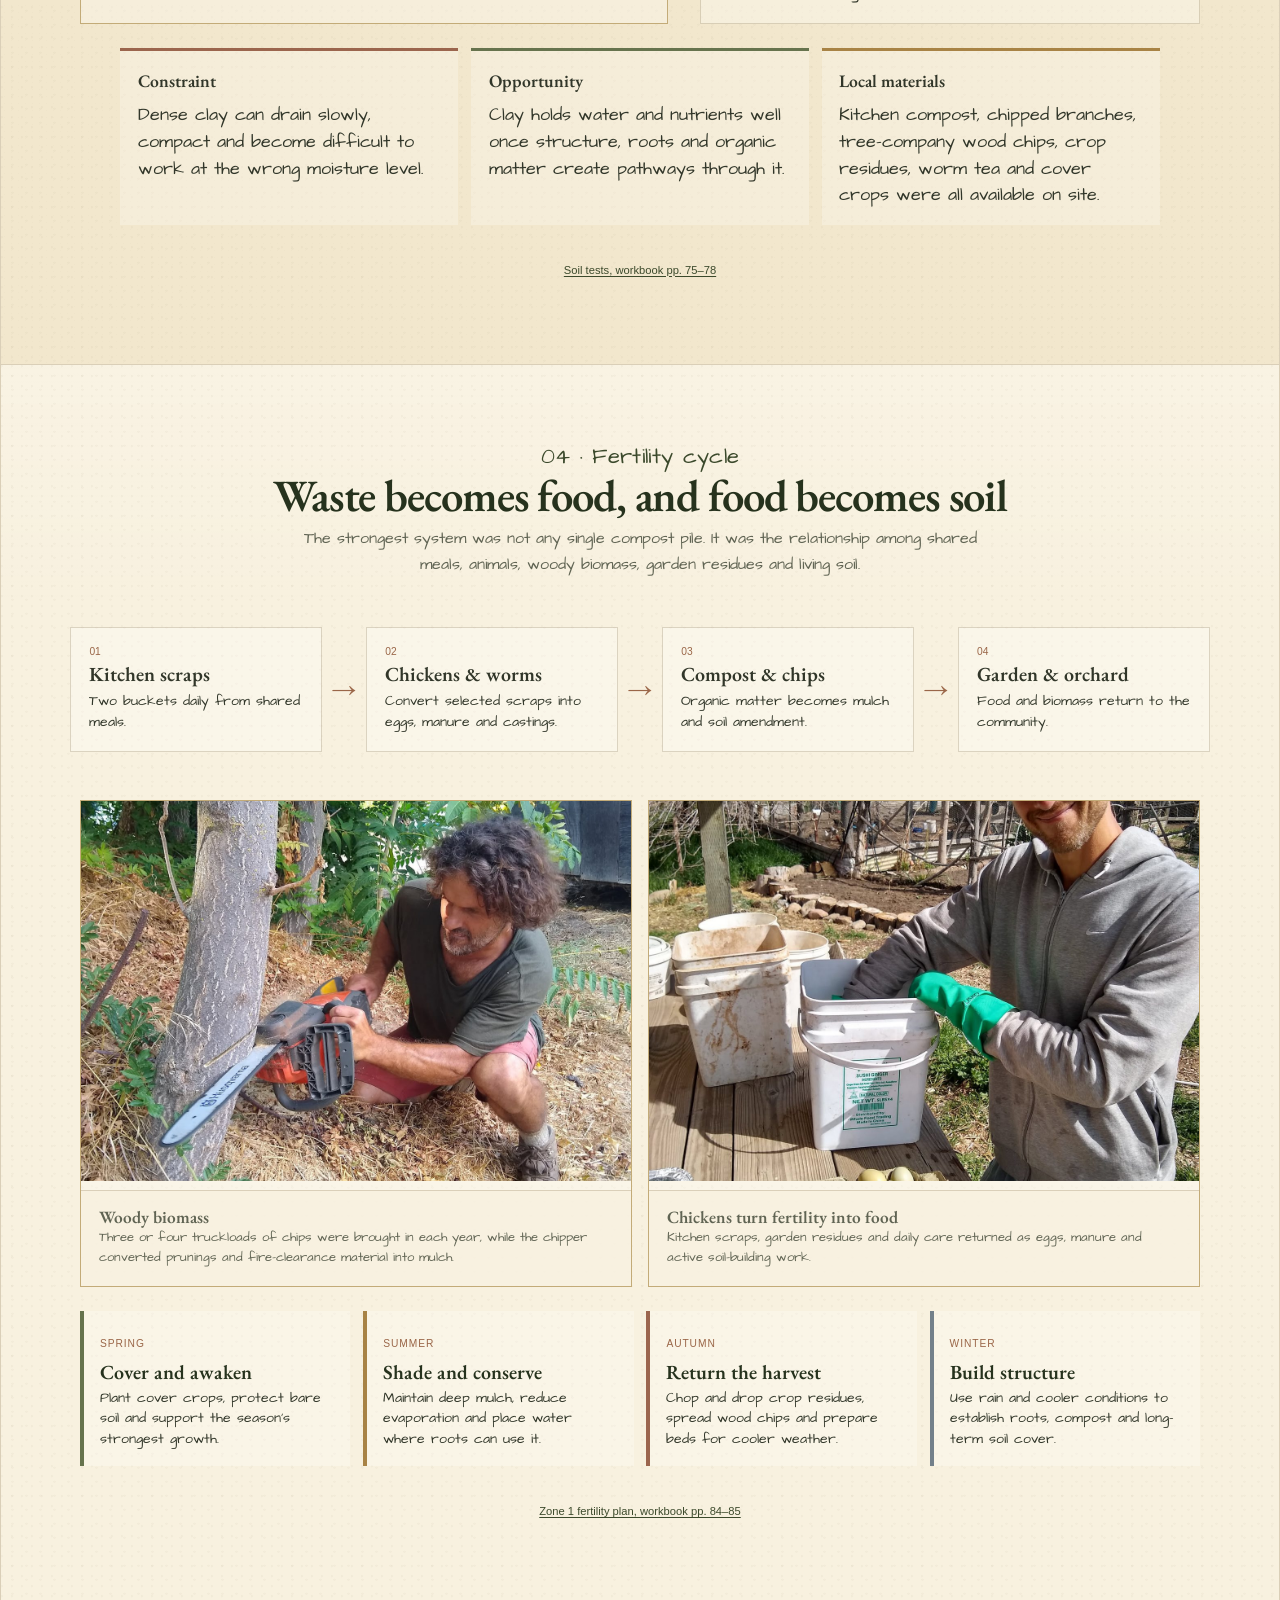
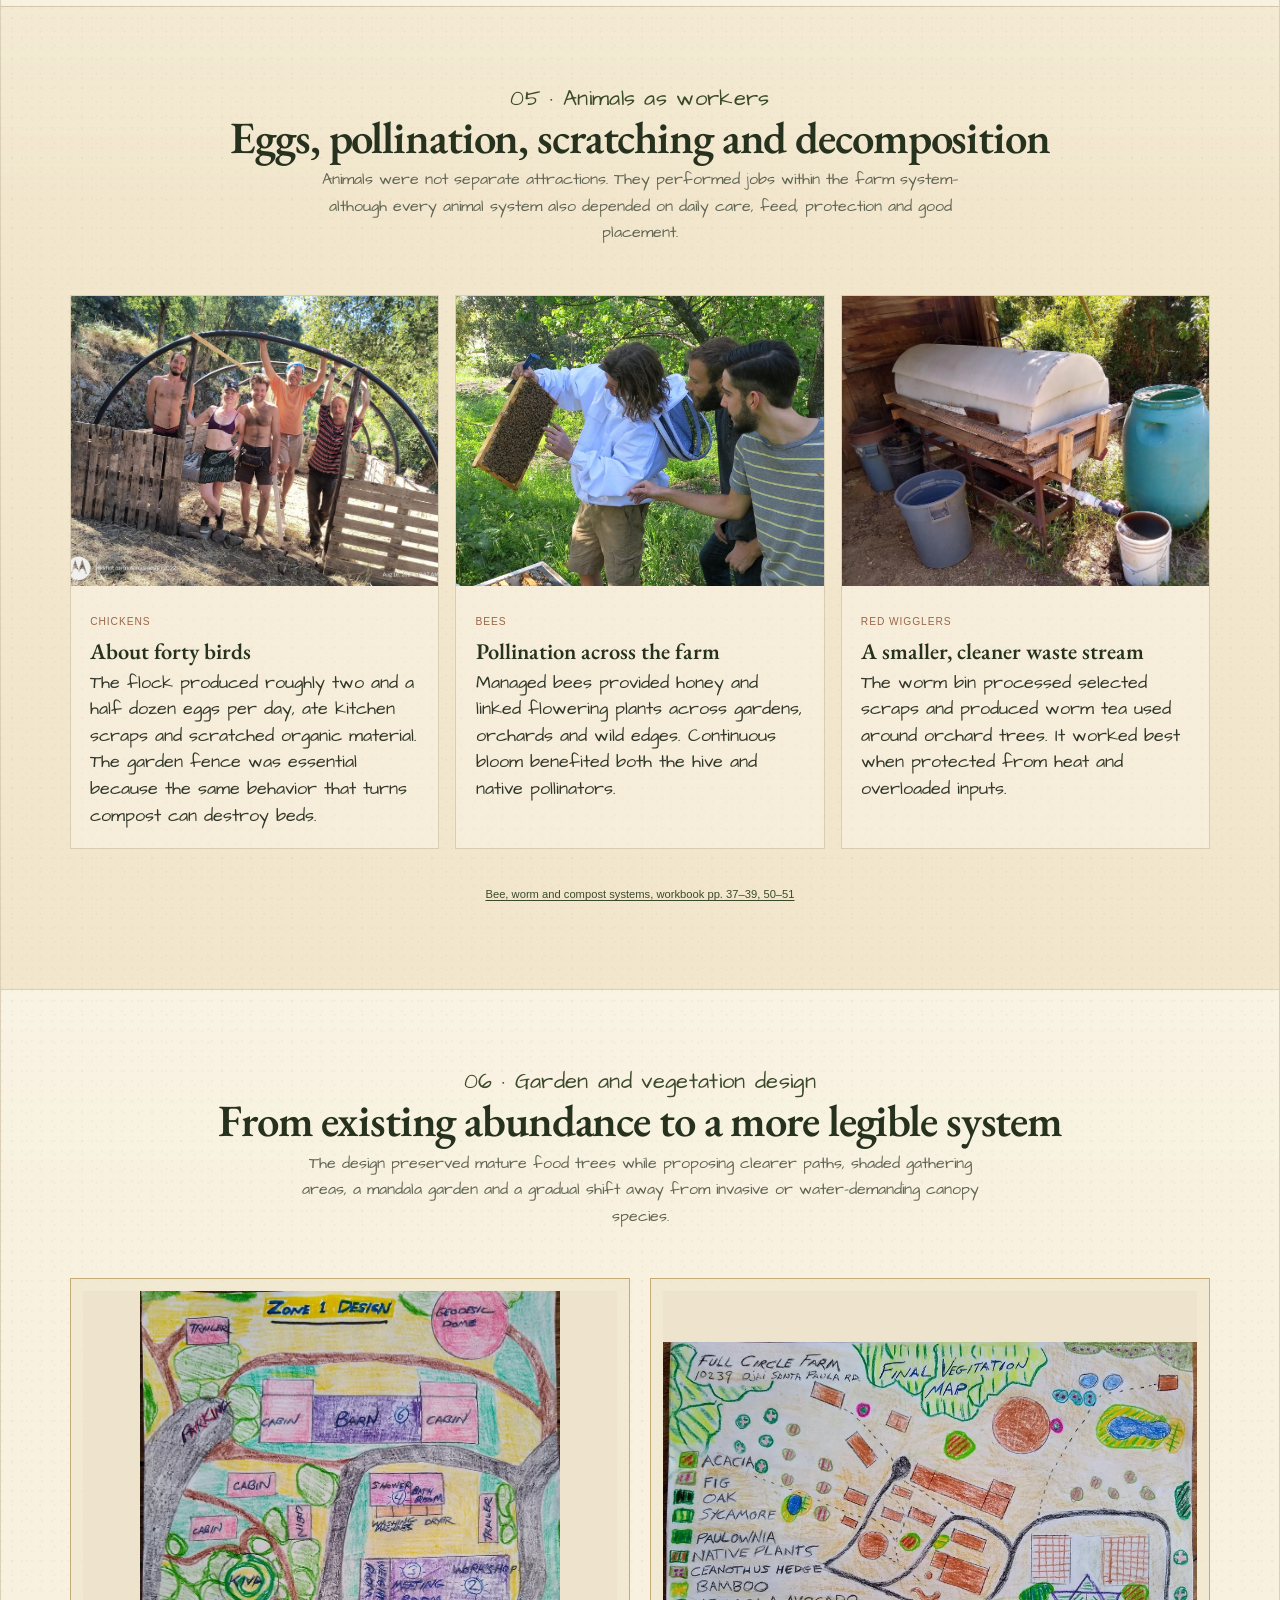
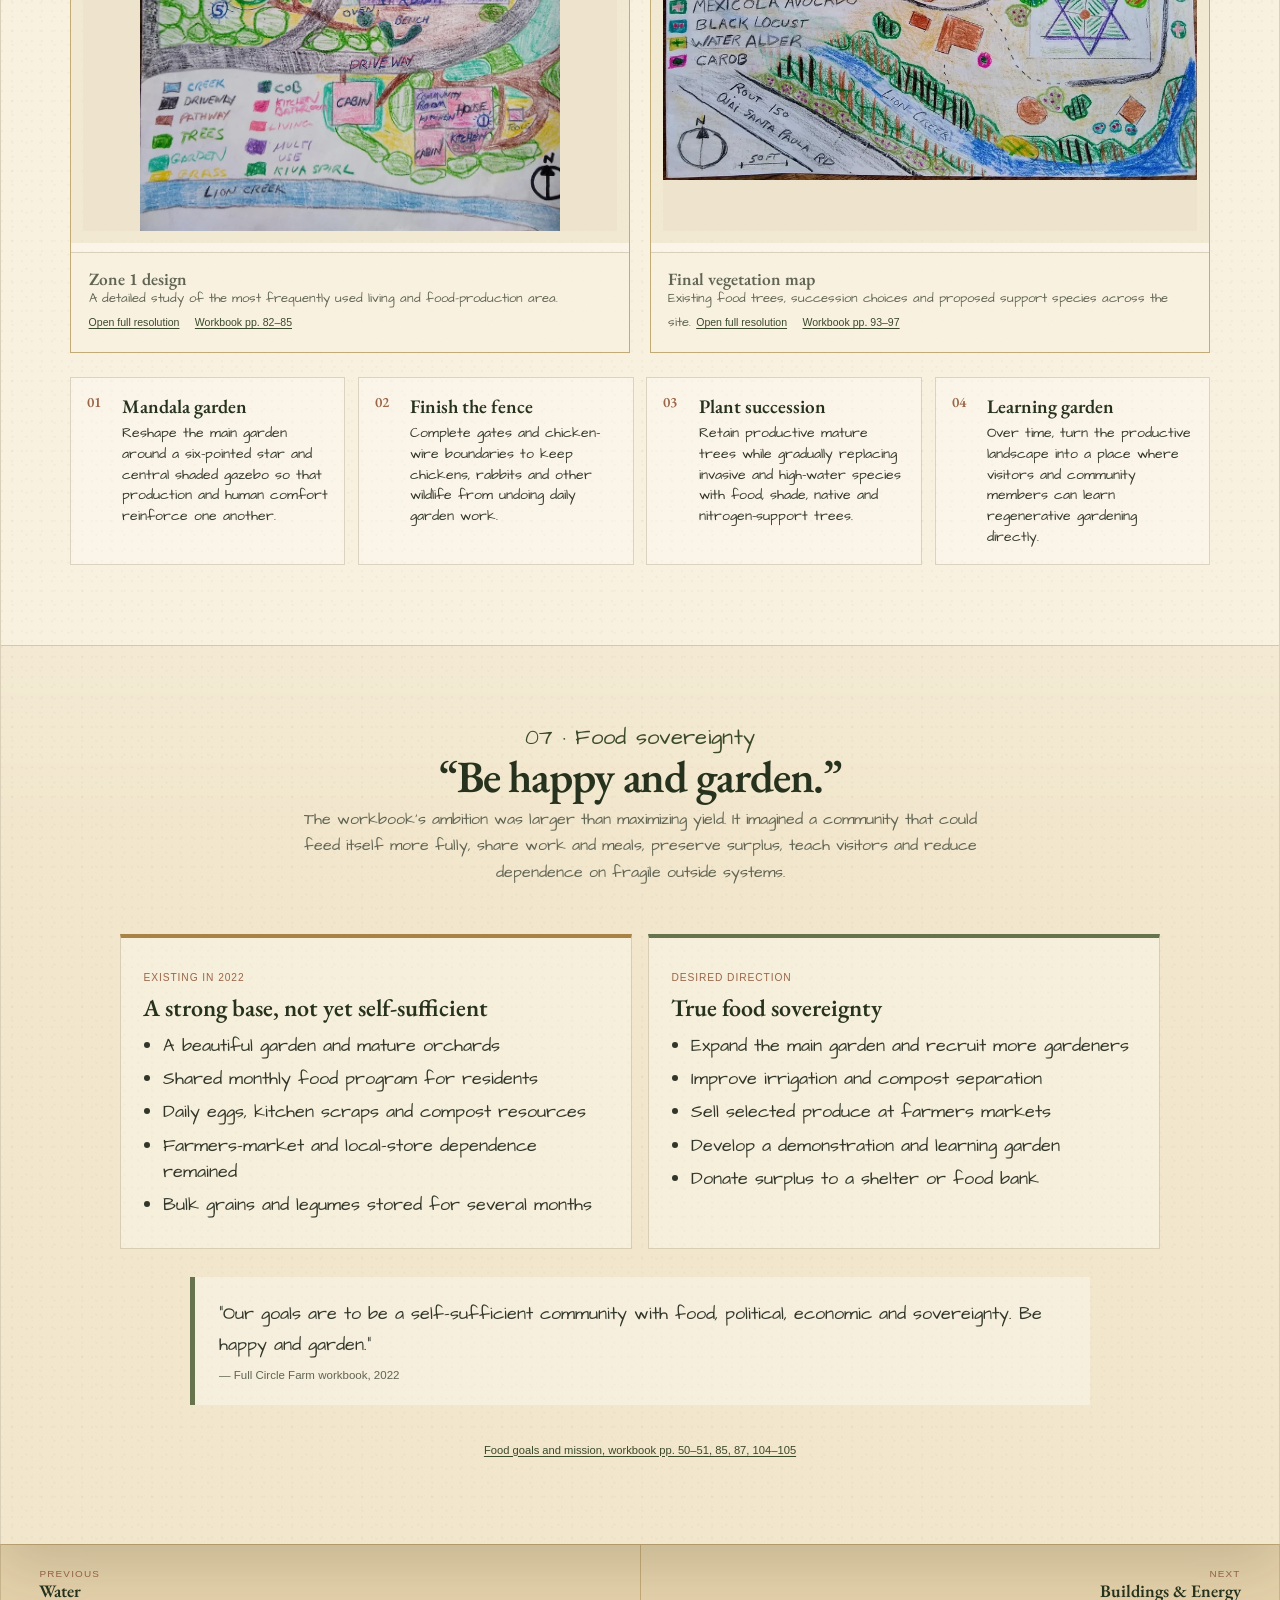
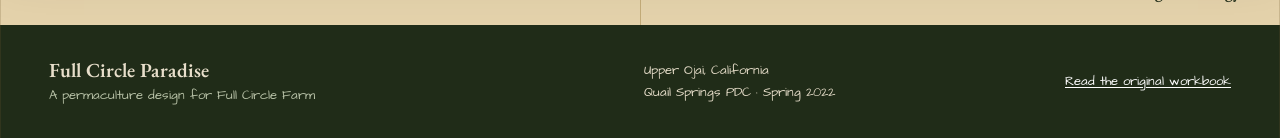
<file: food.html>
<!doctype html>
<html lang="en">
<head>
<meta name="robots" content="noindex, nofollow, noarchive">
  <meta charset="utf-8">
  <meta name="viewport" content="width=device-width, initial-scale=1">
  <meta name="theme-color" content="#334325">
  <meta name="description" content="A food and soil atlas for Full Circle Farm in Upper Ojai: gardens, orchards, clay soil, compost, chickens, bees, worms and the 2022 food-sovereignty design.">
  <title>Food &amp; Soil Atlas · Full Circle Paradise</title>
  <link rel="icon" href="favicon.png" type="image/png">
  <link rel="stylesheet" href="style.css">
  <link rel="stylesheet" href="food-additions.css">
<script src="site.js" defer></script>
</head>
<body>
<a class="skip-link" href="#main">Skip to content</a>

<header class="site-header">
  <a class="wordmark" href="index.html" aria-label="Full Circle Paradise home">
    <span>Full Circle Paradise</span>
    <small>Upper Ojai · California · 2022</small>
  </a>
  <button class="menu-button" type="button" aria-expanded="false" aria-controls="primary-nav">Menu</button>
  <nav class="primary-nav" id="primary-nav" aria-label="Primary navigation">
    <a href="index.html">Home</a>
    <a href="story.html">The Farm</a>
    <a href="tour.html">Site Tour</a>
    <a href="climate.html">Climate &amp; Ecology</a>
    <a href="water.html">Water</a>
    <a href="food.html" class="active" aria-current="page">Food &amp; Soil</a>
    <a href="buildings.html">Buildings &amp; Energy</a>
    <a href="social.html">Social Permaculture</a>
    <a href="design.html">The Design</a>
    <a href="photos.html">Photo Archive</a>
    <a href="workbook.html">Workbook</a>
  </nav>
</header>

<main id="main" class="chapter-page food-atlas-page">
  <header class="chapter-hero food-hero">
    <div>
      <p class="chapter-label">Chapter 05 · Food &amp; soil atlas</p>
      <h1>Food &amp; Soil</h1>
      <p class="lede">A half-acre garden, two acres of orchard, forty chickens, bees, worms, kitchen scraps and heavy clay soil form one living fertility system.</p>
    </div>
    <figure>
      <img src="images/people-first/full/food-garden-pair.webp" alt="Two residents smiling among raised beds, herbs and sunflowers" style="object-position:center 43%;">
      <figcaption>Harvesting together in the main garden</figcaption>
    </figure>
  </header>

  <section class="food-opening paper-section" id="overview" aria-labelledby="food-overview-title">
    <header class="section-heading">
      <p class="kicker">A working food landscape</p>
      <h2 id="food-overview-title">Production was already woven through the farm</h2>
      <p>The 2022 workbook did not begin with an empty site. Full Circle Farm already had mature orchards, eight raised beds, chickens, bees, worms, kitchen compost, household gardens and decades of accumulated knowledge. The design challenge was to connect those parts more clearly and make them easier to sustain.</p>
    </header>

    <nav class="food-atlas-nav" aria-label="Food and soil atlas contents">
      <a href="#systems">Productive zones</a>
      <a href="#community-kitchen">Community kitchen</a>
      <a href="#soil">Soil tests</a>
      <a href="#fertility">Fertility cycle</a>
      <a href="#workers">Animals as workers</a>
      <a href="#maps">Garden &amp; vegetation maps</a>
      <a href="#sovereignty">Food sovereignty</a>
    </nav>

    <div class="food-facts" aria-label="Food and soil facts recorded in the workbook">
      <div><strong>½ acre</strong><span>main garden</span></div>
      <div><strong>2 acres</strong><span>orchards</span></div>
      <div><strong>8</strong><span>raised beds</span></div>
      <div><strong>~40</strong><span>chickens</span></div>
      <div><strong>2½ dozen</strong><span>eggs per day</span></div>
      <div><strong>330</strong><span>trees inventoried</span></div>
    </div>

    <aside class="archive-note food-archive-note">
      <strong>Archive note.</strong> Measurements and counts reflect the 2022 workbook and are preserved as a historical snapshot. The full 43-entry tree inventory appears on <a href="design.html#trees">The Design</a> page.
      <a href="documents/full-circle-paradise-workbook.pdf#page=73" target="_blank" rel="noopener">Workbook pp. 73–78</a>
    </aside>
  </section>

  <section class="food-section food-paper" id="systems" aria-labelledby="systems-title">
    <header class="section-heading">
      <p class="kicker">01 · The productive zones</p>
      <h2 id="systems-title">Food at several distances from the kitchen</h2>
      <p>Daily crops and animals belonged close to the center of activity. Mature tree crops could be visited less often, while each dwelling added smaller gardens of its own.</p>
    </header>

    <div class="productive-zone-grid">
      <article>
        <span>Zone 1</span>
        <h3>Kitchen, scraps and daily attention</h3>
        <p>Food preparation generated roughly two five-gallon buckets of organic material each day for a community of about twenty people. The design called for clearer separation between chicken food, worm food and compost material.</p>
      </article>
      <article>
        <span>Zone 2</span>
        <h3>Half-acre vegetable garden</h3>
        <p>Eight raised beds, full sun, frequent irrigation, chickens nearby and daily visits made the garden the farm’s most intensive production area.</p>
      </article>
      <article>
        <span>Zone 3</span>
        <h3>Two acres of orchard</h3>
        <p>Persimmons, citrus, loquats, pomegranates, mulberries, olives and other tree crops stored decades of biological investment and needed mulch, pruning and succession planning.</p>
      </article>
    </div>

    <div class="harvest-layout">
      <figure class="harvest-photo">
        <img src="images/archive-v3/full/025-11bc5882-b4ec-42d4-ba9b-a10d07f29dd1.jpg" alt="People sorting a cart filled with pomegranates from the orchard">
        <figcaption><strong>Perennial abundance</strong> Established fruit trees represented years of stored care, water and fertility.</figcaption>
      </figure>
      <div class="harvest-groups">
        <article><h3>Tree fruit recorded</h3><p>Apricot, apple, fig, persimmon, pomegranate, loquat, mulberry, citrus, guava, peach, plum, nectarine, almond, olive and grape.</p></article>
        <article><h3>Garden production</h3><p>Vegetables, herbs, flowers and household beds supplied fresh food while also demanding the most regular labor and irrigation.</p></article>
        <article><h3>Preservation and storage</h3><p>The workbook records pickled vegetables, kombucha and bulk grains and legumes sufficient for several months.</p></article>
      </div>
    </div>
    <p class="source-centered"><a class="source-link" href="documents/full-circle-paradise-workbook.pdf#page=50" target="_blank" rel="noopener">Food self-reliance and current systems, workbook pp. 50–51, 73–74</a></p>
  </section>

  <section class="food-section jaya-food-section" id="community-kitchen" aria-labelledby="community-kitchen-title">
    <header class="section-heading">
      <p class="kicker">02 · Food as community infrastructure</p>
      <h2 id="community-kitchen-title">Jaya’s community food program</h2>
      <p>The productive landscape did not end at the garden gate. Deanna Jaya Nakosteen coordinated the purchasing, cooking rhythm and pantry systems that turned ingredients into a dependable daily meal for the entire community.</p>
    </header>
    <div class="jaya-food-layout">
      <figure class="jaya-food-car">
        <img src="images/food-atlas/jaya-yellow-car.webp" alt="Jaya seated in the large yellow car used for the weekly food run" data-lightbox>
        <figcaption><strong>The weekly supply line</strong> Jaya’s yellow car carried organic produce from the Ojai farmers market and Rainbow Bridge back to Full Circle.</figcaption>
      </figure>
      <div class="jaya-food-copy prose longform">
        <p class="dropcap">Every day, two residents cooked a beautiful vegetarian meal for everyone and cleaned the kitchen afterward. Jaya ran the program and maintained the larger logistical structure behind it.</p>
        <p>Bulk supplies arrived four times each year: big bags of rice and lentils, coconut oil, dry goods, toilet paper, and a remarkably extensive collection of herbs and spices. These purchases reduced cost, supported shared cooking and kept the household supplied between deliveries.</p>
        <p>Every Sunday, often accompanied by one helper, Jaya drove to the farmers market and filled the car with organic produce. A stop at Rainbow Bridge, Ojai’s organic market, completed the week’s provisioning.</p>
        <p>This was social permaculture expressed through food: shared labor, pooled resources, reliable nourishment, and one person’s long commitment to making the system work.</p>
        <p><a class="source-link" href="social.html#jaya">Continue to Jaya and the social systems of Full Circle</a></p>
      </div>
    </div>
    <div class="jaya-food-rhythm" aria-label="Community food program rhythm">
      <div><strong>2 cooks</strong><span>prepared the daily meal</span></div>
      <div><strong>1 shared table</strong><span>fed the community</span></div>
      <div><strong>4 deliveries</strong><span>of bulk supplies each year</span></div>
      <div><strong>Sunday</strong><span>farmers-market produce run</span></div>
    </div>
  </section>

  <section class="food-section food-paper" id="soil" aria-labelledby="soil-title">
    <header class="section-heading">
      <p class="kicker">03 · Soil tests</p>
      <h2 id="soil-title">Three garden samples told the same story: clay</h2>
      <p>Samples were taken from the south, north and east ends of the garden. The workbook found similar heavy clay at all three sites, with relatively slow drainage but soil already enriched by years of mulch and fertility inputs.</p>
    </header>

    <div class="soil-layout">
      <figure class="soil-test-photo">
        <img src="images/food-atlas/soil-jar-tests.webp" alt="Three soil jar tests from the Full Circle Farm garden">
        <figcaption><strong>Jar tests from three garden locations</strong> All three were classified as clay by both settling and texture-by-feel tests.</figcaption>
      </figure>

      <div class="soil-results">
        <article><span>Site 1</span><strong>93% clay</strong><p>6% silt · 1% sand<br>25-minute drainage test</p></article>
        <article><span>Site 2</span><strong>80% clay</strong><p>19% silt · 1% sand<br>30-minute drainage test</p></article>
        <article><span>Site 3</span><strong>80% clay</strong><p>18% silt · 2% sand<br>15-minute drainage test</p></article>
      </div>
    </div>

    <div class="soil-reading-grid">
      <aside><strong>Constraint</strong><p>Dense clay can drain slowly, compact and become difficult to work at the wrong moisture level.</p></aside>
      <aside><strong>Opportunity</strong><p>Clay holds water and nutrients well once structure, roots and organic matter create pathways through it.</p></aside>
      <aside><strong>Local materials</strong><p>Kitchen compost, chipped branches, tree-company wood chips, crop residues, worm tea and cover crops were all available on site.</p></aside>
    </div>
    <p class="source-centered"><a class="source-link" href="documents/full-circle-paradise-workbook.pdf#page=75" target="_blank" rel="noopener">Soil tests, workbook pp. 75–78</a></p>
  </section>

  <section class="food-section food-paper" id="fertility" aria-labelledby="fertility-title">
    <header class="section-heading">
      <p class="kicker">04 · Fertility cycle</p>
      <h2 id="fertility-title">Waste becomes food, and food becomes soil</h2>
      <p>The strongest system was not any single compost pile. It was the relationship among shared meals, animals, woody biomass, garden residues and living soil.</p>
    </header>

    <div class="fertility-cycle" aria-label="Food and fertility cycle">
      <div><span>01</span><strong>Kitchen scraps</strong><p>Two buckets daily from shared meals.</p></div>
      <b aria-hidden="true">→</b>
      <div><span>02</span><strong>Chickens &amp; worms</strong><p>Convert selected scraps into eggs, manure and castings.</p></div>
      <b aria-hidden="true">→</b>
      <div><span>03</span><strong>Compost &amp; chips</strong><p>Organic matter becomes mulch and soil amendment.</p></div>
      <b aria-hidden="true">→</b>
      <div><span>04</span><strong>Garden &amp; orchard</strong><p>Food and biomass return to the community.</p></div>
    </div>

    <div class="fertility-photo-grid">
      <figure><img src="images/archive-v3/full/053-5b240b2c-6aca-4bf6-a7d8-d96bd3a1f1a7.jpg" alt="A resident cutting woody material during farm maintenance"><figcaption><strong>Woody biomass</strong> Three or four truckloads of chips were brought in each year, while the chipper converted prunings and fire-clearance material into mulch.</figcaption></figure>
      <figure><img src="images/archive-v3/full/050-f9e53416-4ca1-4385-8511-0a0852537f51.jpg" alt="A smiling resident beside a tray of fresh multicolored eggs"><figcaption><strong>Chickens turn fertility into food</strong> Kitchen scraps, garden residues and daily care returned as eggs, manure and active soil-building work.</figcaption></figure>
    </div>

    <div class="seasonal-fertility">
      <article><span>Spring</span><h3>Cover and awaken</h3><p>Plant cover crops, protect bare soil and support the season’s strongest growth.</p></article>
      <article><span>Summer</span><h3>Shade and conserve</h3><p>Maintain deep mulch, reduce evaporation and place water where roots can use it.</p></article>
      <article><span>Autumn</span><h3>Return the harvest</h3><p>Chop and drop crop residues, spread wood chips and prepare beds for cooler weather.</p></article>
      <article><span>Winter</span><h3>Build structure</h3><p>Use rain and cooler conditions to establish roots, compost and long-term soil cover.</p></article>
    </div>
    <p class="source-centered"><a class="source-link" href="documents/full-circle-paradise-workbook.pdf#page=84" target="_blank" rel="noopener">Zone 1 fertility plan, workbook pp. 84–85</a></p>
  </section>

  <section class="food-section food-paper" id="workers" aria-labelledby="workers-title">
    <header class="section-heading">
      <p class="kicker">05 · Animals as workers</p>
      <h2 id="workers-title">Eggs, pollination, scratching and decomposition</h2>
      <p>Animals were not separate attractions. They performed jobs within the farm system—although every animal system also depended on daily care, feed, protection and good placement.</p>
    </header>

    <div class="worker-grid">
      <article>
        <figure><img src="images/archive-v3/full/031-510481774-10237717290619800-1303548906365231006-n.jpg" alt="A work party building a mobile chicken shelter"></figure>
        <div><span>Chickens</span><h3>About forty birds</h3><p>The flock produced roughly two and a half dozen eggs per day, ate kitchen scraps and scratched organic material. The garden fence was essential because the same behavior that turns compost can destroy beds.</p></div>
      </article>
      <article>
        <figure><img src="images/archive-v3/full/072-10212783119241099.jpg" alt="Two residents examining a frame from the beehive"></figure>
        <div><span>Bees</span><h3>Pollination across the farm</h3><p>Managed bees provided honey and linked flowering plants across gardens, orchards and wild edges. Continuous bloom benefited both the hive and native pollinators.</p></div>
      </article>
      <article>
        <figure><img src="images/food-atlas/worm-bin.webp" alt="Worm composting bin and buckets"></figure>
        <div><span>Red wigglers</span><h3>A smaller, cleaner waste stream</h3><p>The worm bin processed selected scraps and produced worm tea used around orchard trees. It worked best when protected from heat and overloaded inputs.</p></div>
      </article>
    </div>
    <p class="source-centered"><a class="source-link" href="documents/full-circle-paradise-workbook.pdf#page=37" target="_blank" rel="noopener">Bee, worm and compost systems, workbook pp. 37–39, 50–51</a></p>
  </section>

  <section class="food-section food-paper" id="maps" aria-labelledby="maps-title">
    <header class="section-heading">
      <p class="kicker">06 · Garden and vegetation design</p>
      <h2 id="maps-title">From existing abundance to a more legible system</h2>
      <p>The design preserved mature food trees while proposing clearer paths, shaded gathering areas, a mandala garden and a gradual shift away from invasive or water-demanding canopy species.</p>
    </header>

    <div class="food-map-grid">
      <figure class="food-map">
        <a href="images/food-atlas/zone-1-design-full.jpeg" target="_blank" rel="noopener" aria-label="Open the Zone 1 design map at full resolution">
          <img src="images/food-atlas/zone-1-design-preview.webp" alt="Hand-drawn Zone 1 design map of the house, garden, animals and paths">
        </a>
        <figcaption><strong>Zone 1 design</strong> A detailed study of the most frequently used living and food-production area. <a href="images/food-atlas/zone-1-design-full.jpeg" target="_blank" rel="noopener">Open full resolution</a> <a href="documents/full-circle-paradise-workbook.pdf#page=82" target="_blank" rel="noopener">Workbook pp. 82–85</a></figcaption>
      </figure>
      <figure class="food-map">
        <a href="images/food-atlas/final-vegetation-map-full.jpeg" target="_blank" rel="noopener" aria-label="Open the final vegetation map at full resolution">
          <img src="images/food-atlas/final-vegetation-map-preview.webp" alt="Hand-drawn final vegetation map with trees, garden and succession plantings">
        </a>
        <figcaption><strong>Final vegetation map</strong> Existing food trees, succession choices and proposed support species across the site. <a href="images/food-atlas/final-vegetation-map-full.jpeg" target="_blank" rel="noopener">Open full resolution</a> <a href="documents/full-circle-paradise-workbook.pdf#page=93" target="_blank" rel="noopener">Workbook pp. 93–97</a></figcaption>
      </figure>
    </div>

    <div class="design-moves">
      <article><span>01</span><h3>Mandala garden</h3><p>Reshape the main garden around a six-pointed star and central shaded gazebo so that production and human comfort reinforce one another.</p></article>
      <article><span>02</span><h3>Finish the fence</h3><p>Complete gates and chicken-wire boundaries to keep chickens, rabbits and other wildlife from undoing daily garden work.</p></article>
      <article><span>03</span><h3>Plant succession</h3><p>Retain productive mature trees while gradually replacing invasive and high-water species with food, shade, native and nitrogen-support trees.</p></article>
      <article><span>04</span><h3>Learning garden</h3><p>Over time, turn the productive landscape into a place where visitors and community members can learn regenerative gardening directly.</p></article>
    </div>
  </section>

  <section class="food-section food-paper sovereignty-section" id="sovereignty" aria-labelledby="sovereignty-title">
    <header class="section-heading">
      <p class="kicker">07 · Food sovereignty</p>
      <h2 id="sovereignty-title">“Be happy and garden.”</h2>
      <p>The workbook’s ambition was larger than maximizing yield. It imagined a community that could feed itself more fully, share work and meals, preserve surplus, teach visitors and reduce dependence on fragile outside systems.</p>
    </header>

    <div class="sovereignty-layout">
      <div class="sovereignty-now">
        <span>Existing in 2022</span>
        <h3>A strong base, not yet self-sufficient</h3>
        <ul>
          <li>A beautiful garden and mature orchards</li>
          <li>Shared monthly food program for residents</li>
          <li>Daily eggs, kitchen scraps and compost resources</li>
          <li>Farmers-market and local-store dependence remained</li>
          <li>Bulk grains and legumes stored for several months</li>
        </ul>
      </div>
      <div class="sovereignty-next">
        <span>Desired direction</span>
        <h3>True food sovereignty</h3>
        <ul>
          <li>Expand the main garden and recruit more gardeners</li>
          <li>Improve irrigation and compost separation</li>
          <li>Sell selected produce at farmers markets</li>
          <li>Develop a demonstration and learning garden</li>
          <li>Donate surplus to a shelter or food bank</li>
        </ul>
      </div>
    </div>

    <aside class="food-quote">“Our goals are to be a self-sufficient community with food, political, economic and sovereignty. Be happy and garden.” <span>— Full Circle Farm workbook, 2022</span></aside>
    <p class="source-centered"><a class="source-link" href="documents/full-circle-paradise-workbook.pdf#page=50" target="_blank" rel="noopener">Food goals and mission, workbook pp. 50–51, 85, 87, 104–105</a></p>
  </section>
</main>

<nav class="chapter-nav" aria-label="Chapter navigation">
  <a class="previous" href="water.html"><span>Previous</span>Water</a>
  <a class="next" href="buildings.html"><span>Next</span>Buildings &amp; Energy</a>
</nav>

<footer class="site-footer">
  <div><strong>Full Circle Paradise</strong><br><span>A permaculture design for Full Circle Farm</span></div>
  <div>Upper Ojai, California<br>Quail Springs PDC · Spring 2022</div>
  <a href="documents/full-circle-paradise-workbook.pdf">Read the original workbook</a>
</footer>
<div class="lightbox" hidden aria-hidden="true"><button type="button" aria-label="Close image">×</button><img alt=""><p></p></div>
</body>
</html>
</file>
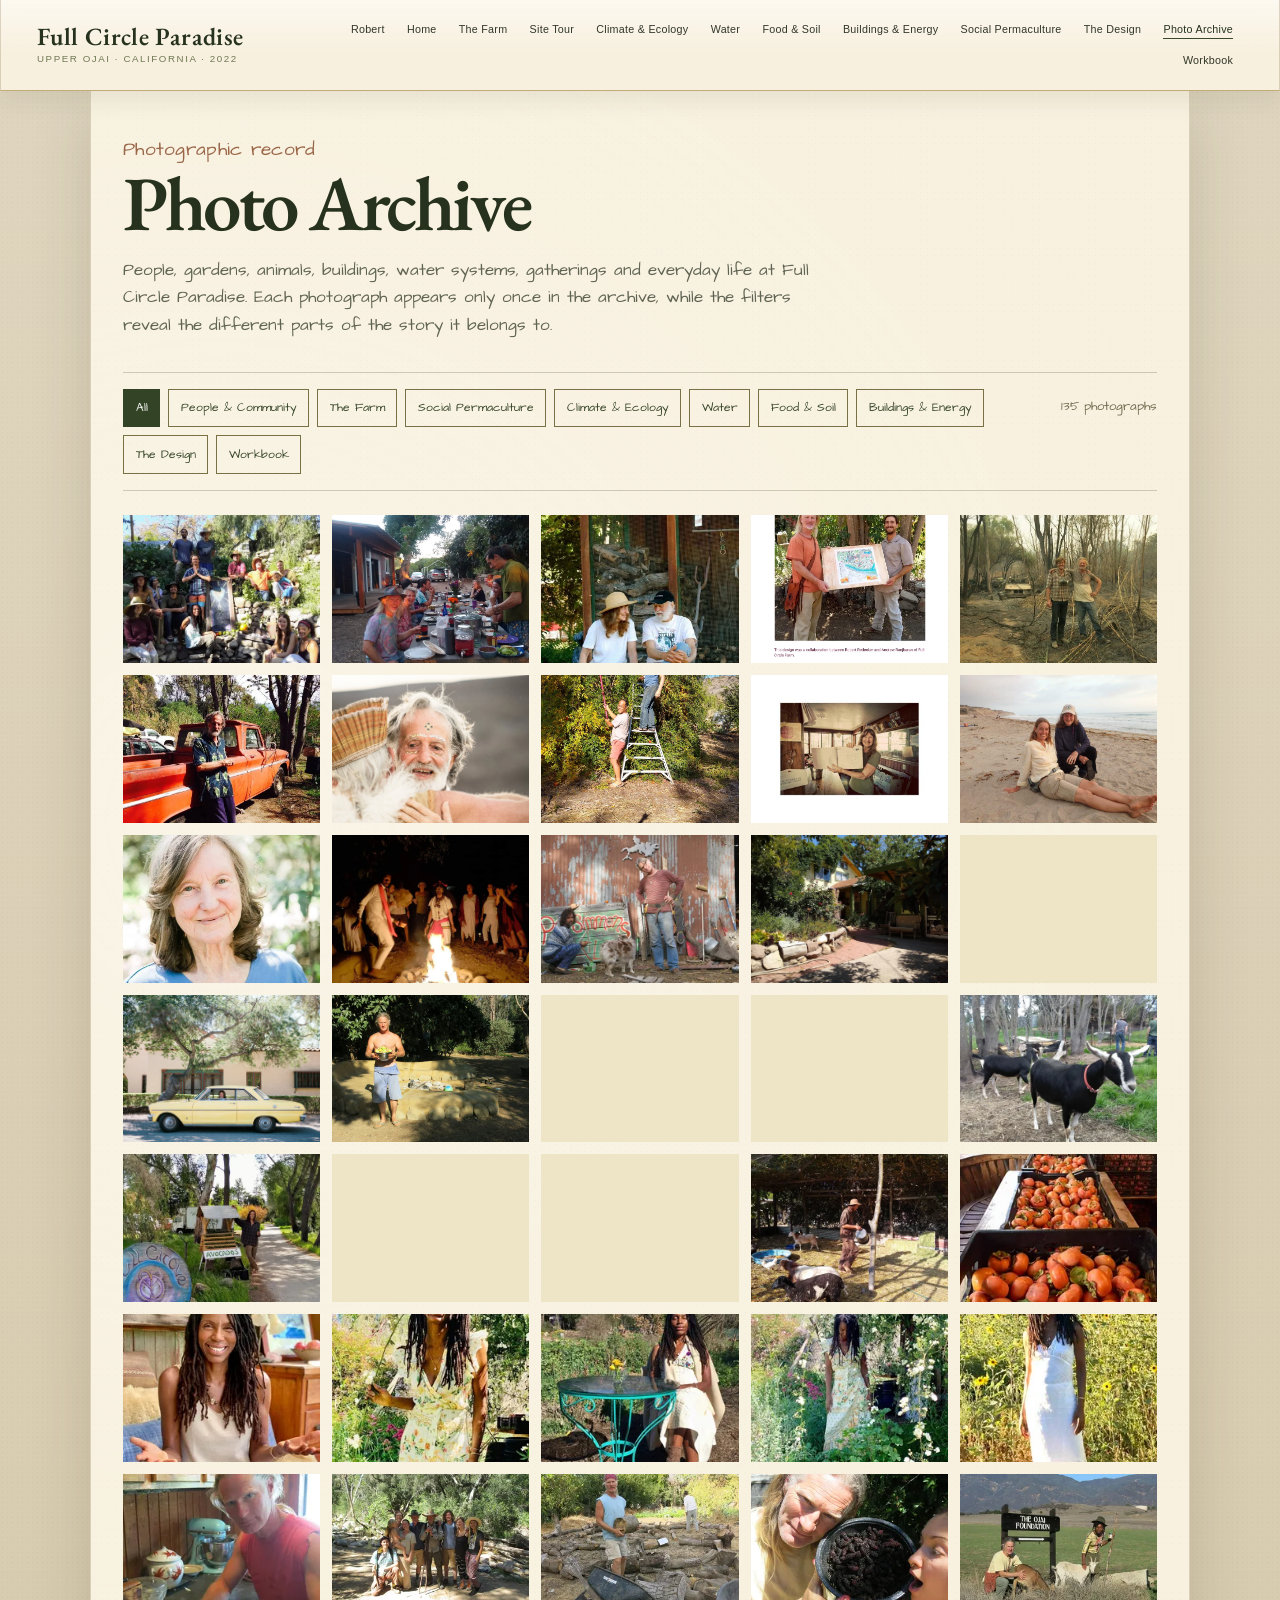
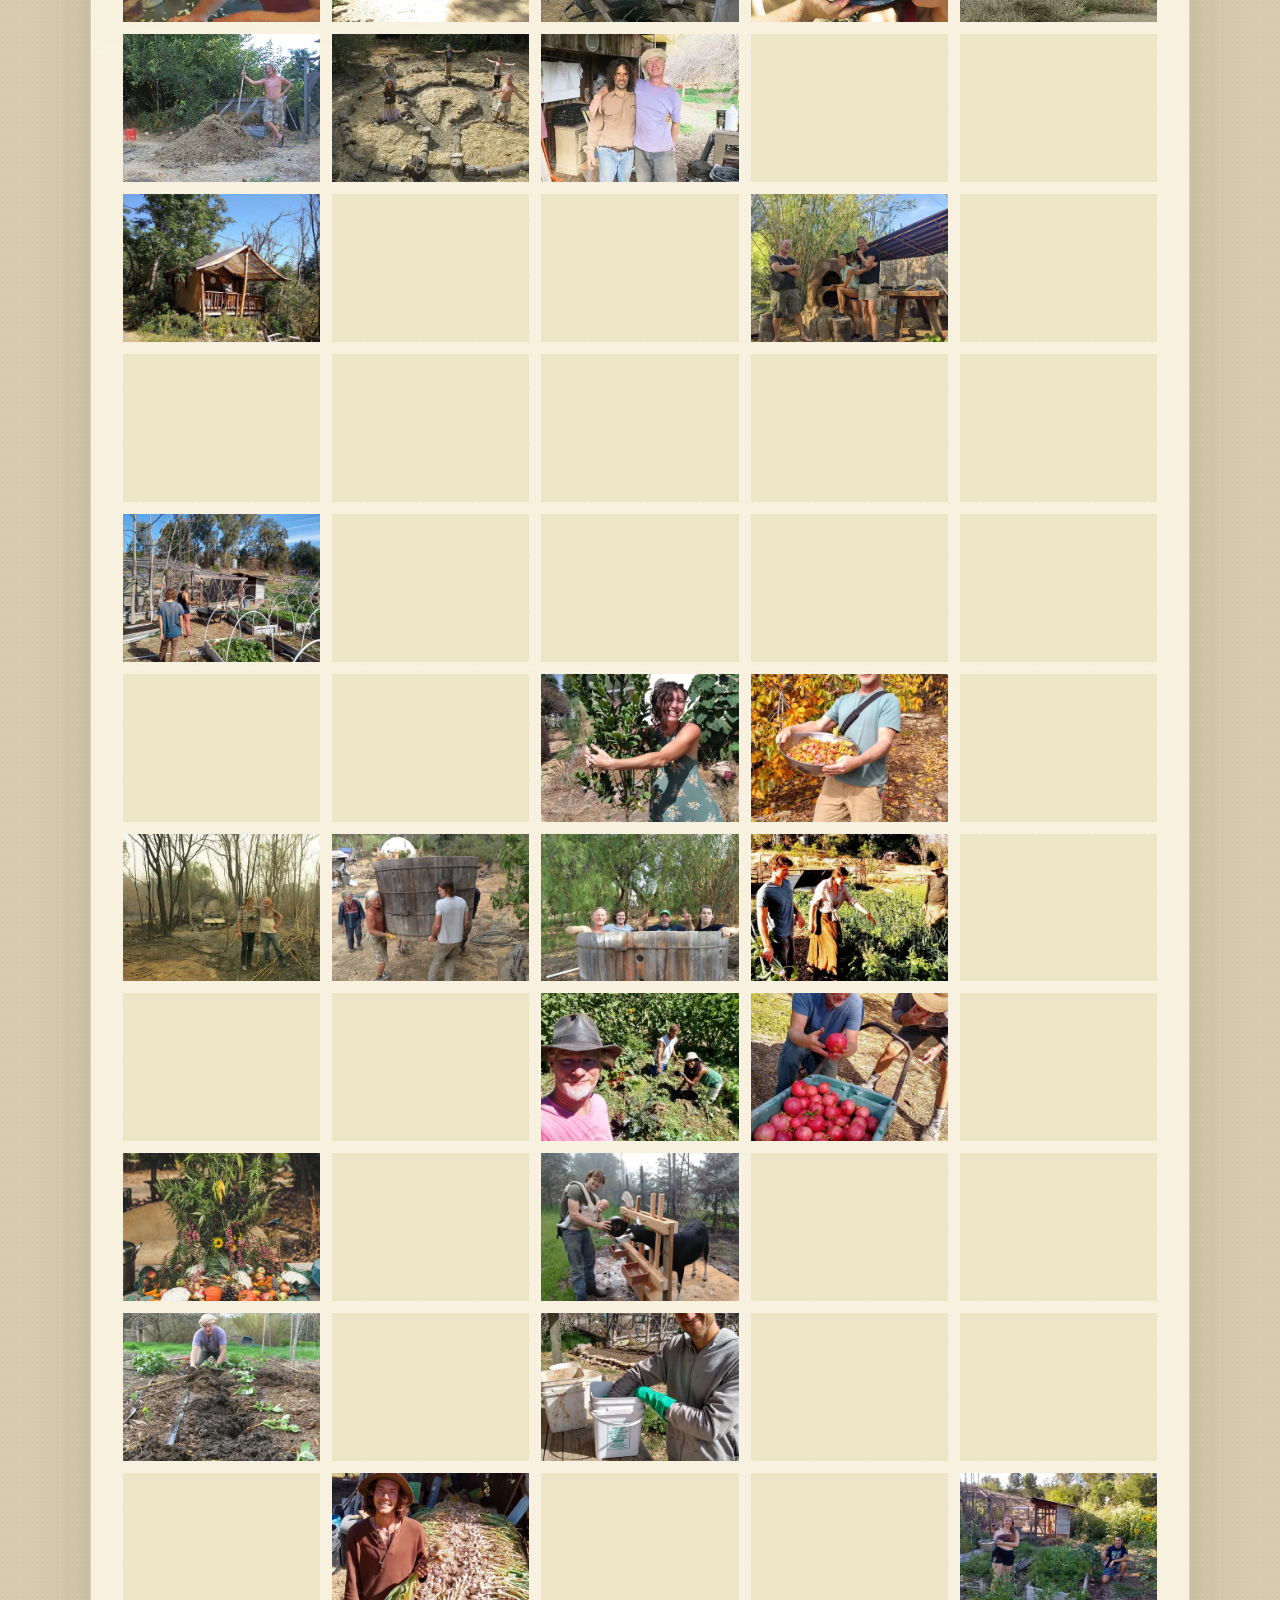
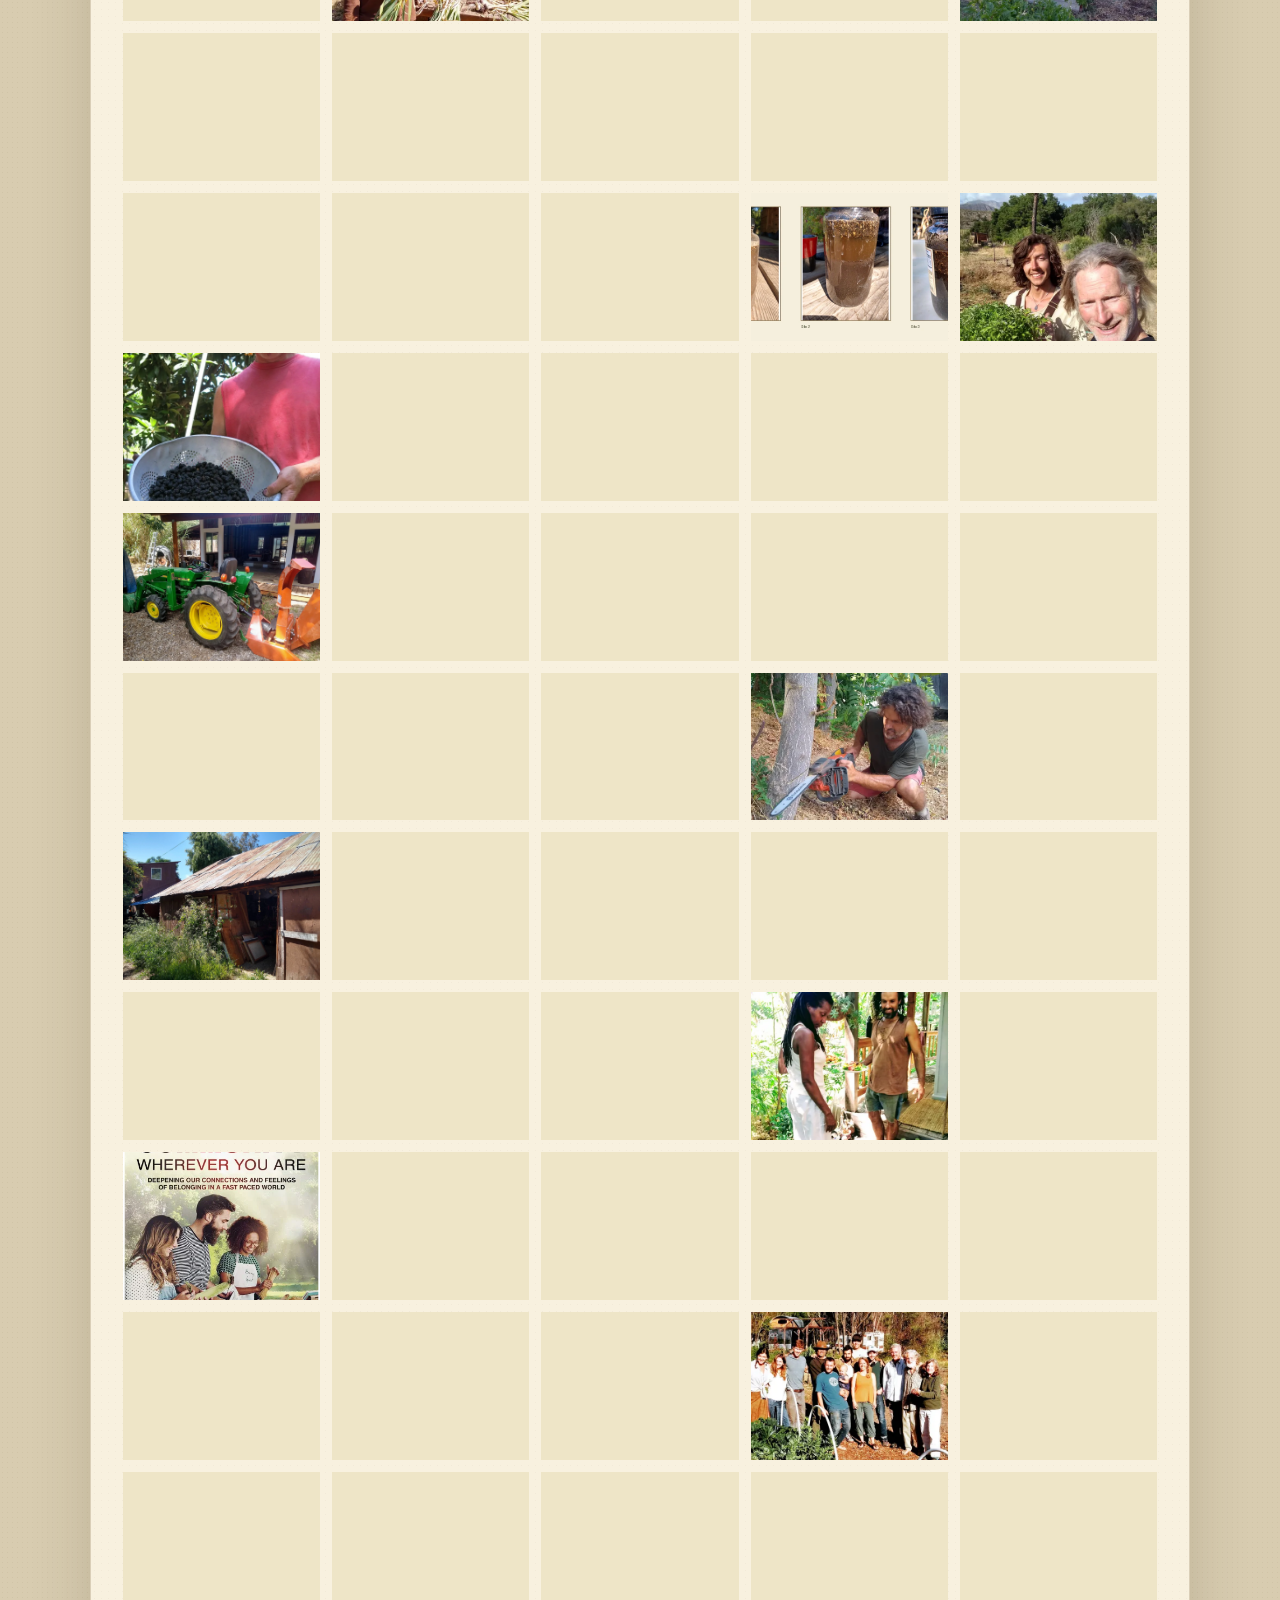
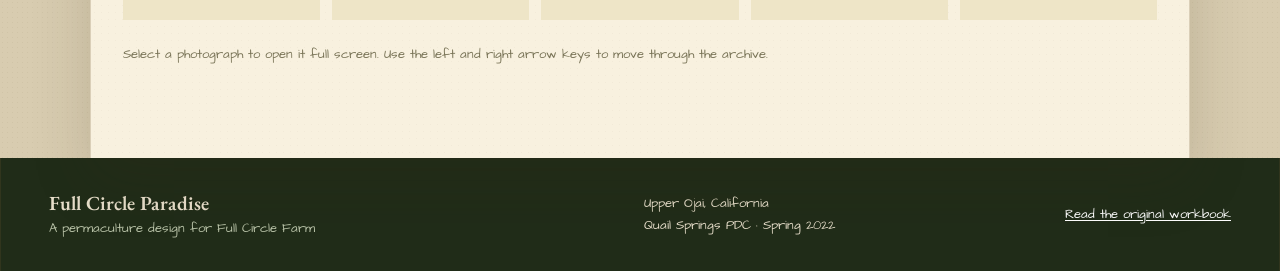
<file: photos.html>
<!doctype html>
<html lang="en">
<head>
<meta name="robots" content="noindex, nofollow, noarchive">
  <meta charset="utf-8">
  <meta name="viewport" content="width=device-width, initial-scale=1">
  <meta name="theme-color" content="#334325">

  <meta name="description"
        content="The photographic archive of Full Circle Paradise in Upper Ojai, California.">

  <title>Photo Archive · Full Circle Paradise</title>

  <link rel="icon" href="favicon.png" type="image/png">
  <link rel="stylesheet" href="style.css">
  <link rel="stylesheet" href="gallery.css">
  <link rel="stylesheet" href="photo-archive.css">

  <script src="site.js" defer></script>
  <script src="photo-archive-data.js" defer></script>
  <script src="photo-archive.js" defer></script>
</head>

<body>

<a class="skip-link" href="#main">Skip to content</a>

<header class="site-header">

  <a class="wordmark"
     href="index.html"
     aria-label="Full Circle Paradise home">

    <span>Full Circle Paradise</span>
    <small>Upper Ojai · California · 2022</small>

  </a>

  <button class="menu-button"
          type="button"
          aria-expanded="false"
          aria-controls="primary-nav">
    Menu
  </button>

  <nav class="primary-nav"
       id="primary-nav"
       aria-label="Primary navigation">

    <a href="index.html">Home</a>
    <a href="story.html">The Farm</a>
    <a href="tour.html">Site Tour</a>
    <a href="climate.html">Climate &amp; Ecology</a>
    <a href="water.html">Water</a>
    <a href="food.html">Food &amp; Soil</a>
    <a href="buildings.html">Buildings &amp; Energy</a>
    <a href="social.html">Social Permaculture</a>
    <a href="design.html">The Design</a>

    <a href="photos.html"
       class="active"
       aria-current="page">
      Photo Archive
    </a>

    <a href="workbook.html">Workbook</a>

  </nav>
</header>

<main id="main" class="photo-archive-page">

  <header class="photo-archive-heading">

    <p class="kicker">Photographic record</p>

    <h1>Photo Archive</h1>

    <p class="lede">
      People, gardens, animals, buildings, water systems,
      gatherings and everyday life at Full Circle Paradise.
      Each photograph appears only once in the archive,
      while the filters reveal the different parts of the
      story it belongs to.
    </p>

  </header>

  <div class="photo-archive-toolbar">

    <div class="photo-archive-filters"
         data-photo-archive-filters
         aria-label="Filter photographs">
    </div>

    <div class="photo-archive-count"
         data-photo-archive-count>
    </div>

  </div>

  <div class="photo-archive-grid"
       data-photo-archive-grid>
  </div>

  <p class="photo-archive-note">
    Select a photograph to open it full screen.
    Use the left and right arrow keys to move through the archive.
  </p>

</main>

<footer class="site-footer">

  <div>
    <strong>Full Circle Paradise</strong><br>
    <span>A permaculture design for Full Circle Farm</span>
  </div>

  <div>
    Upper Ojai, California<br>
    Quail Springs PDC · Spring 2022
  </div>

  <a href="documents/full-circle-paradise-workbook.pdf">
    Read the original workbook
  </a>

</footer>

<div class="lightbox"
     hidden
     aria-hidden="true">
  <button type="button" aria-label="Close image">×</button>
  <img alt="">
  <p></p>
</div>

</body>
</html>
</file>
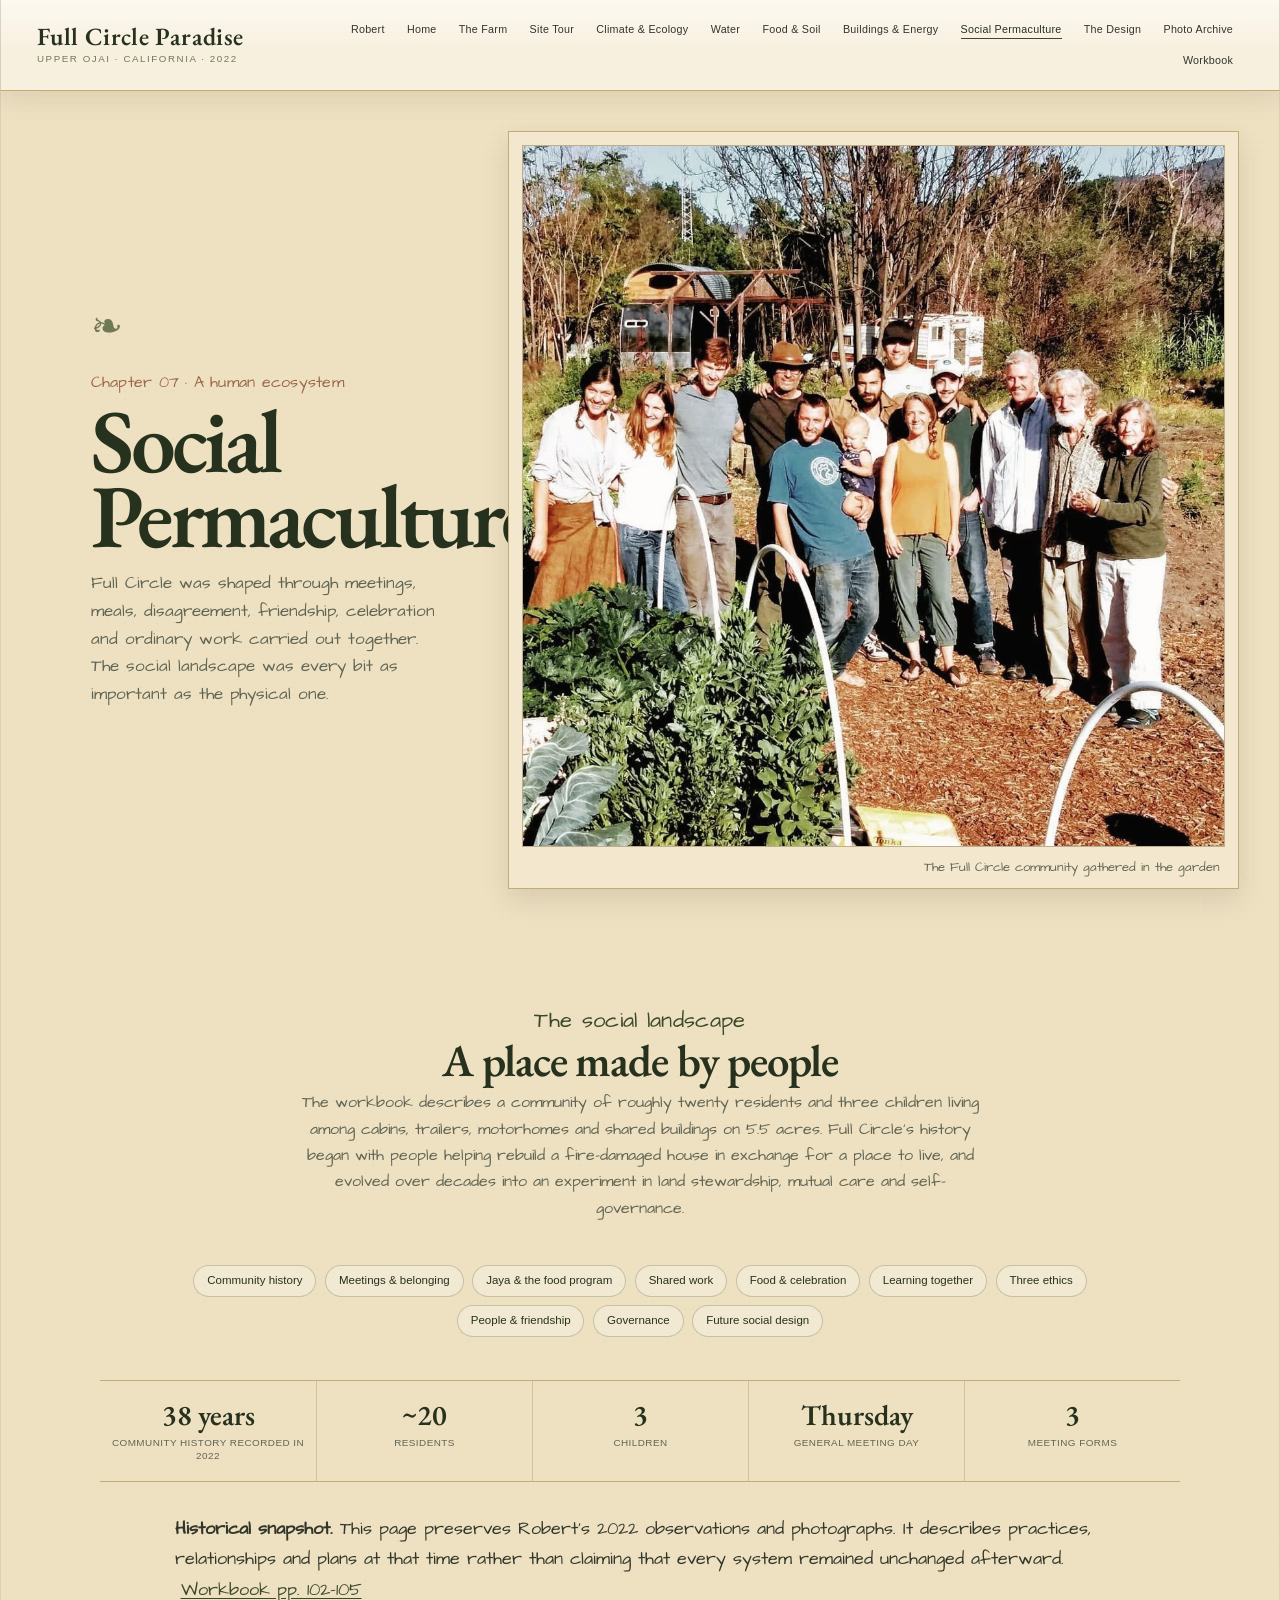
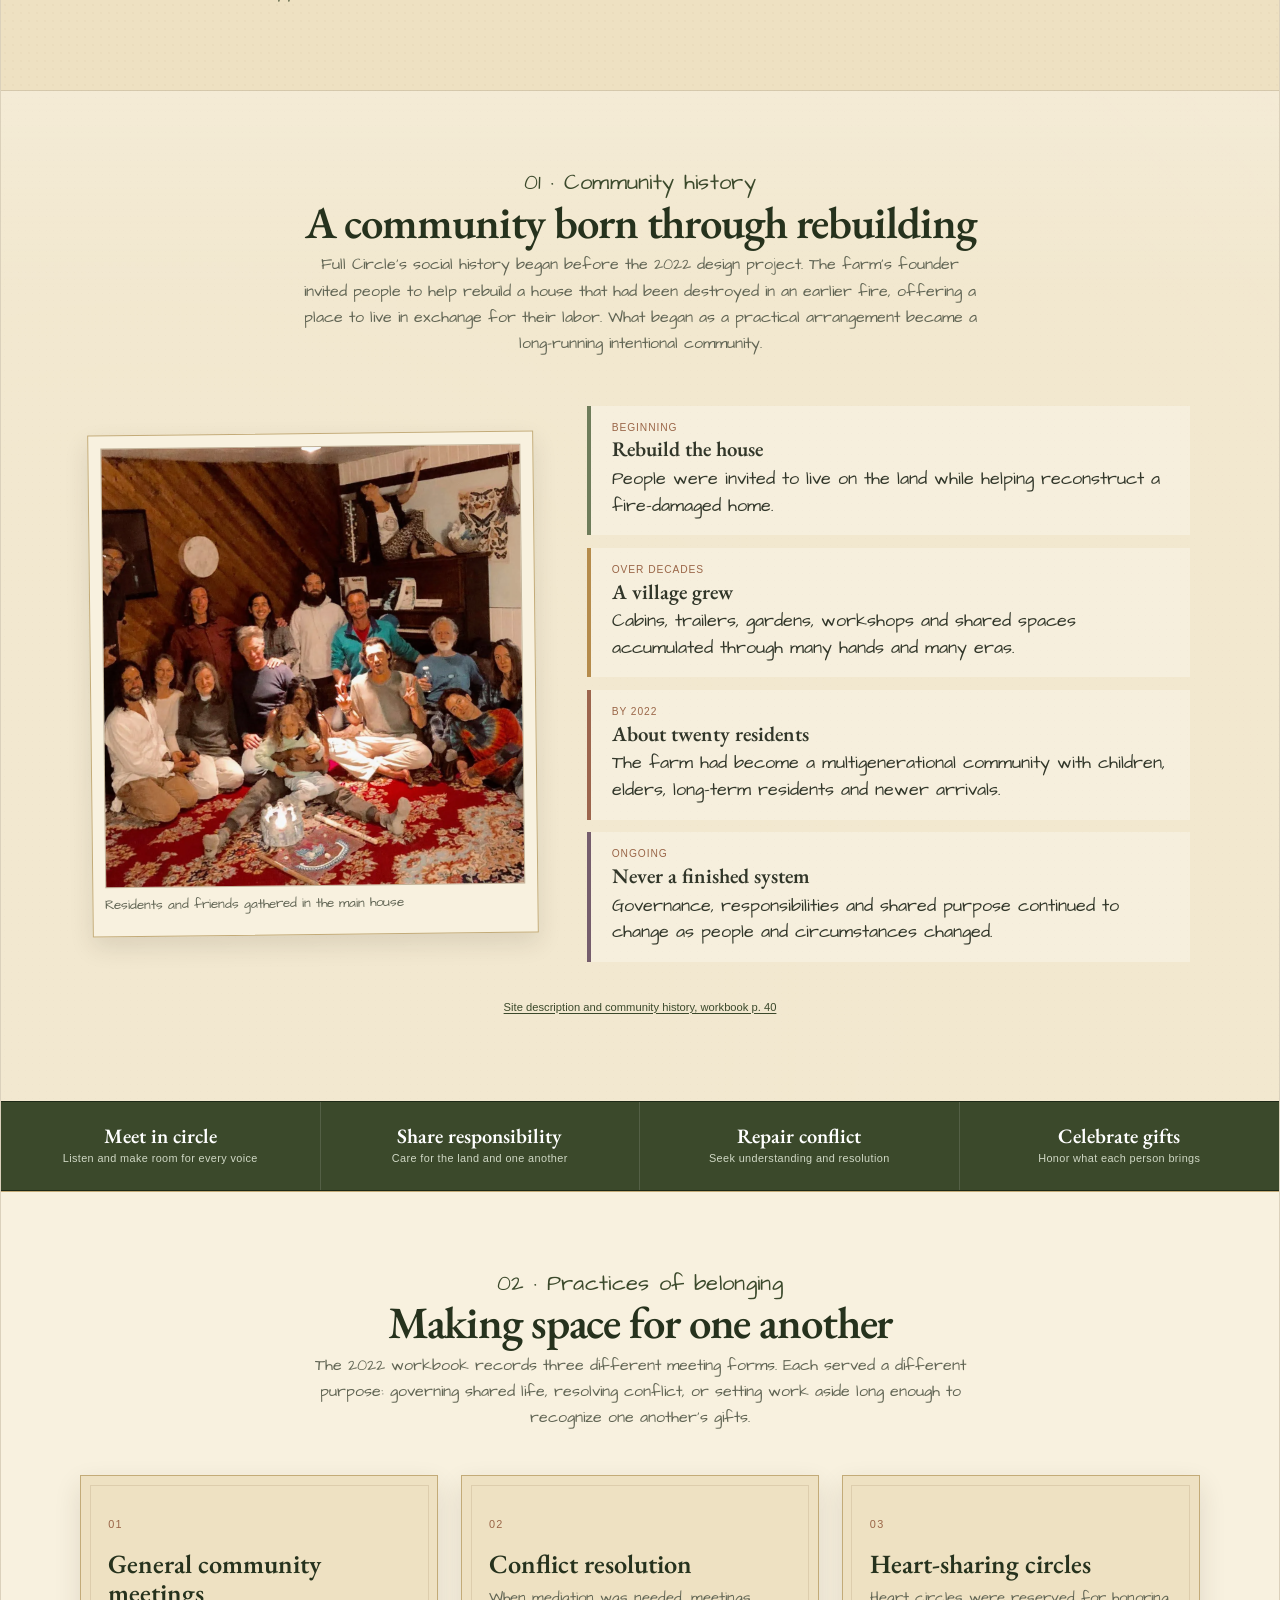
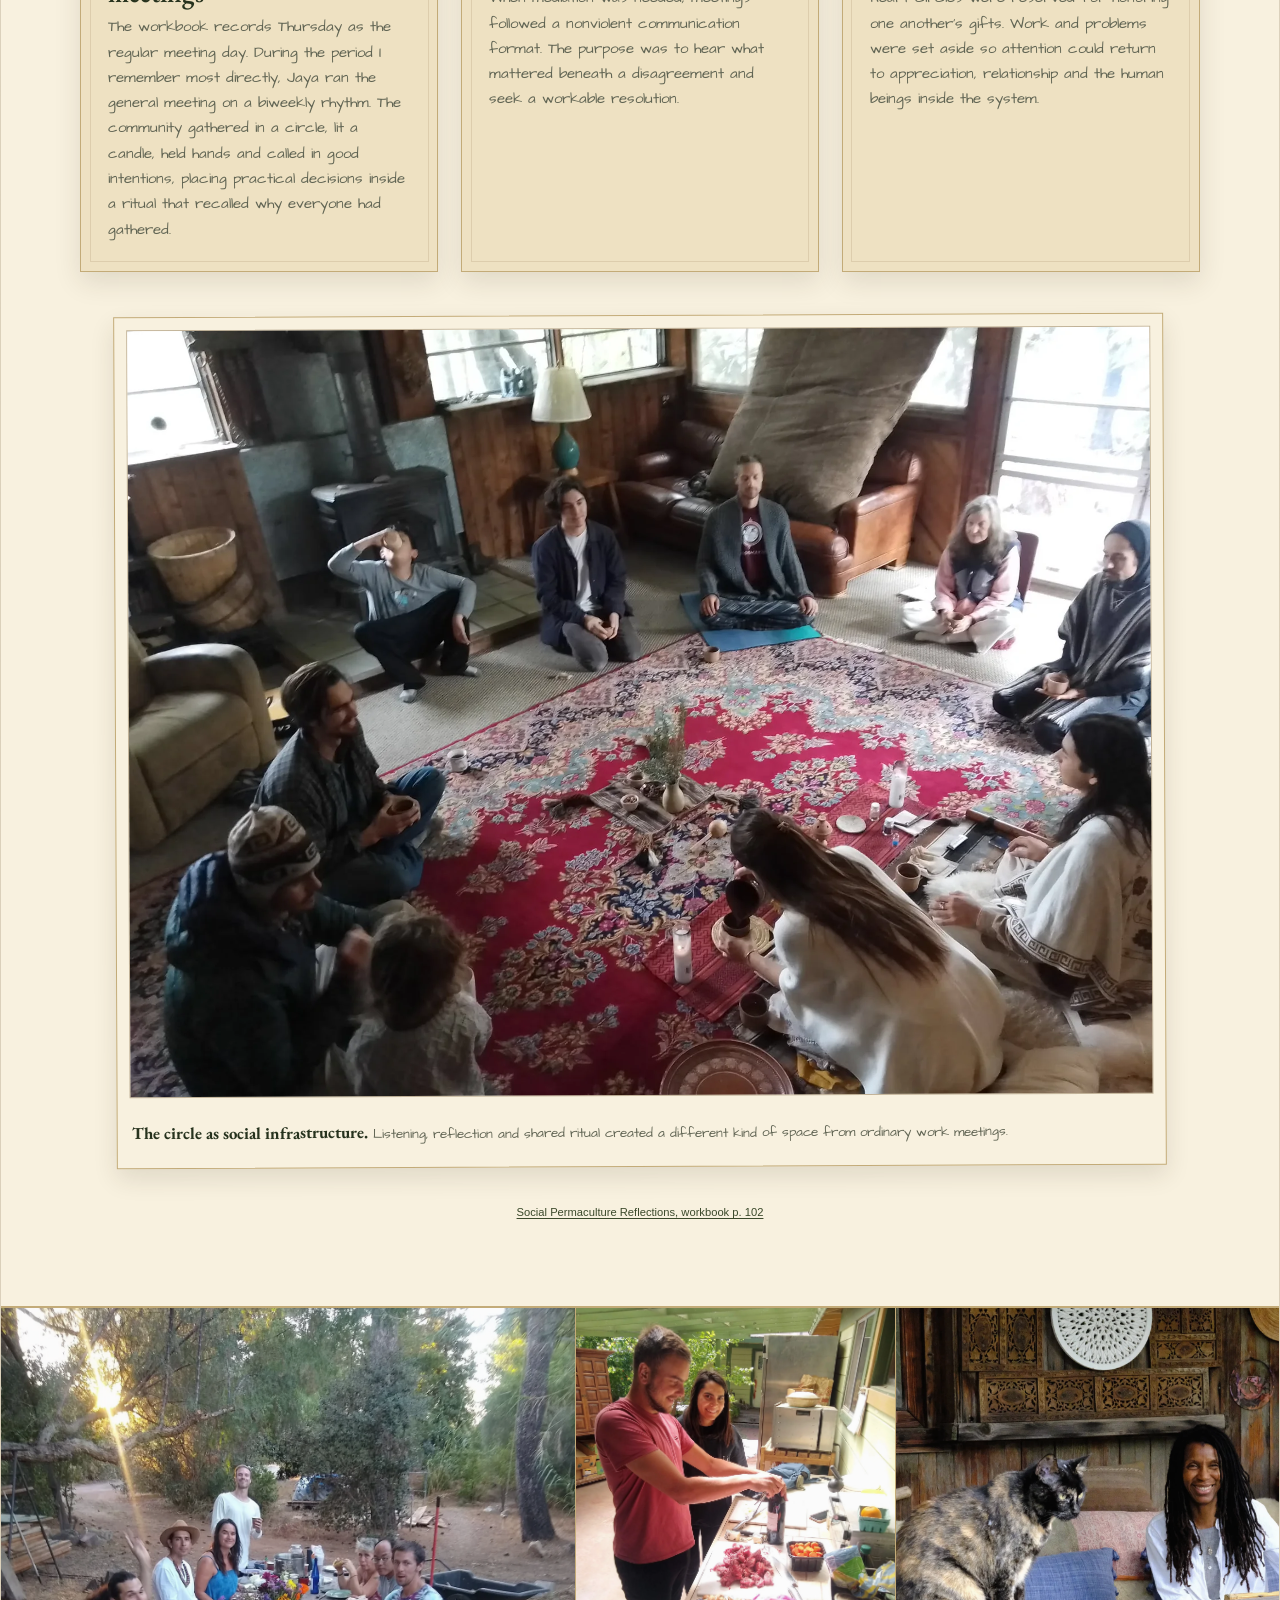
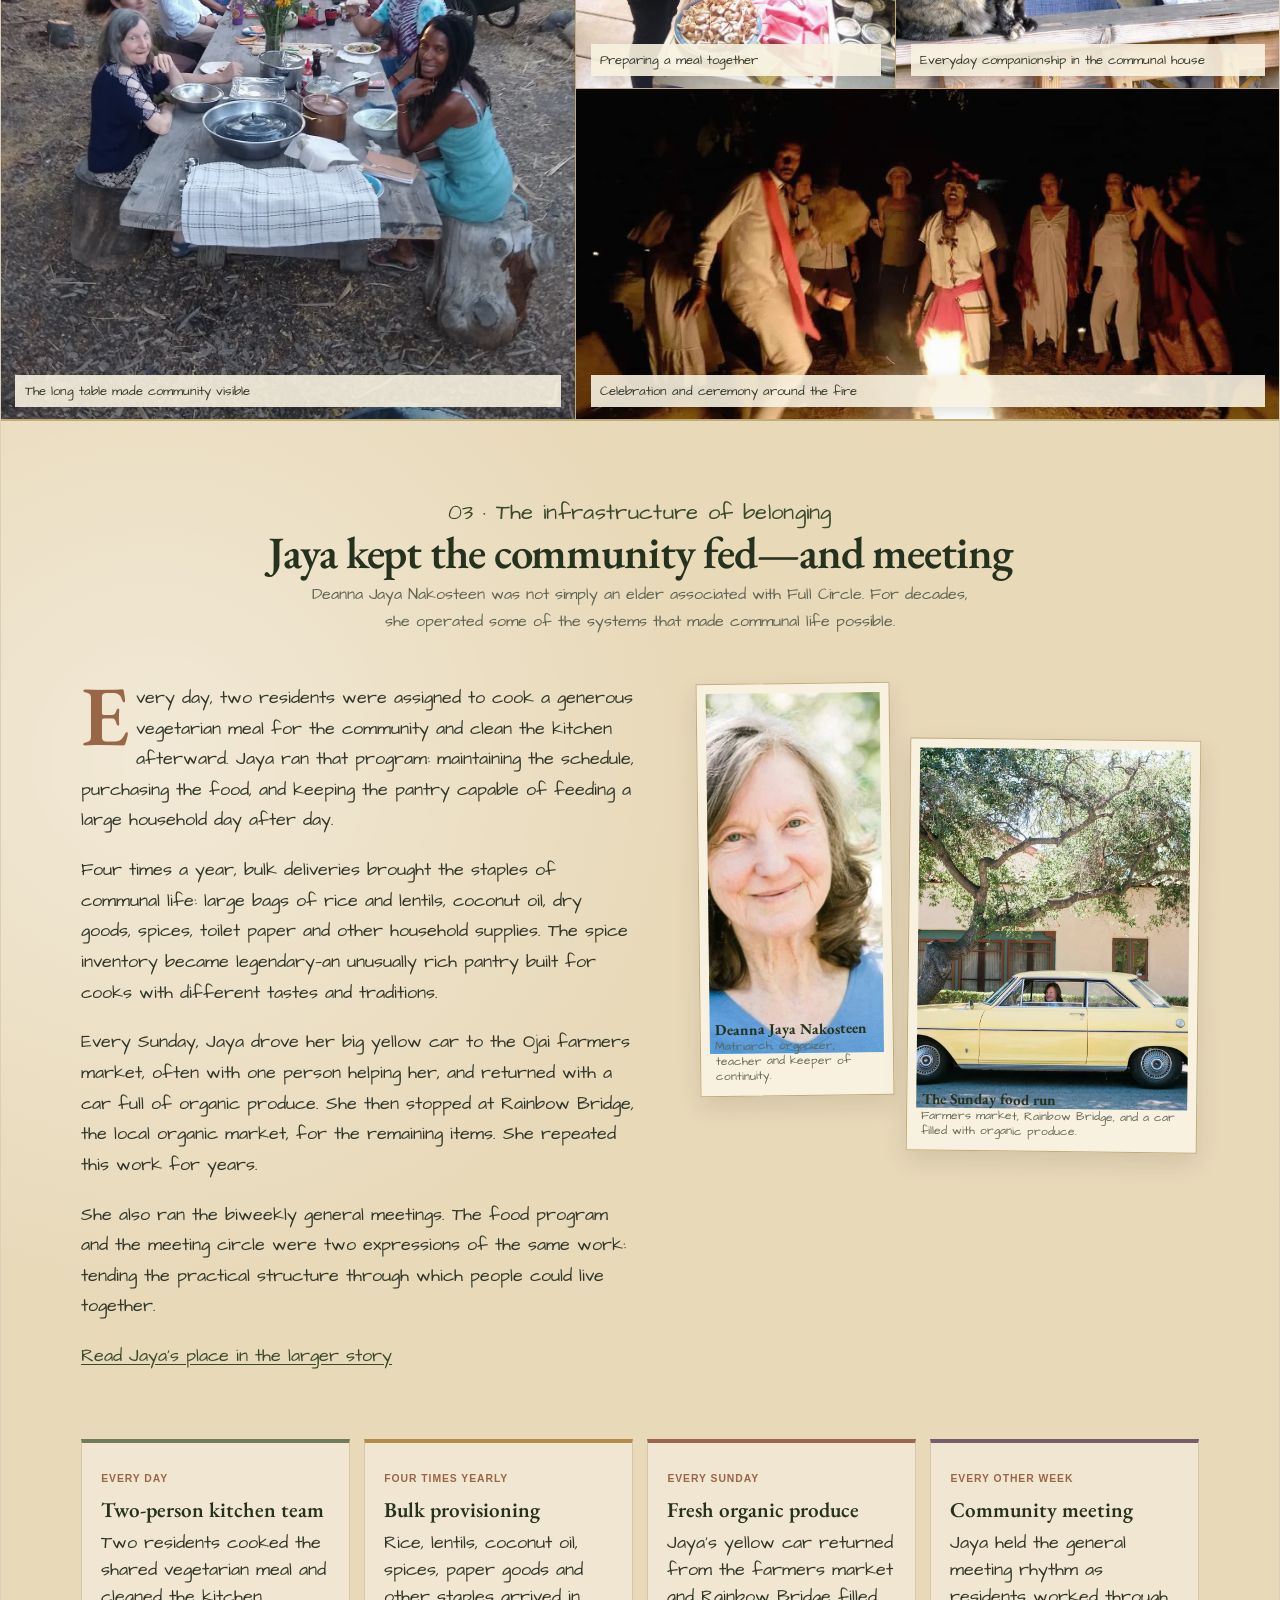
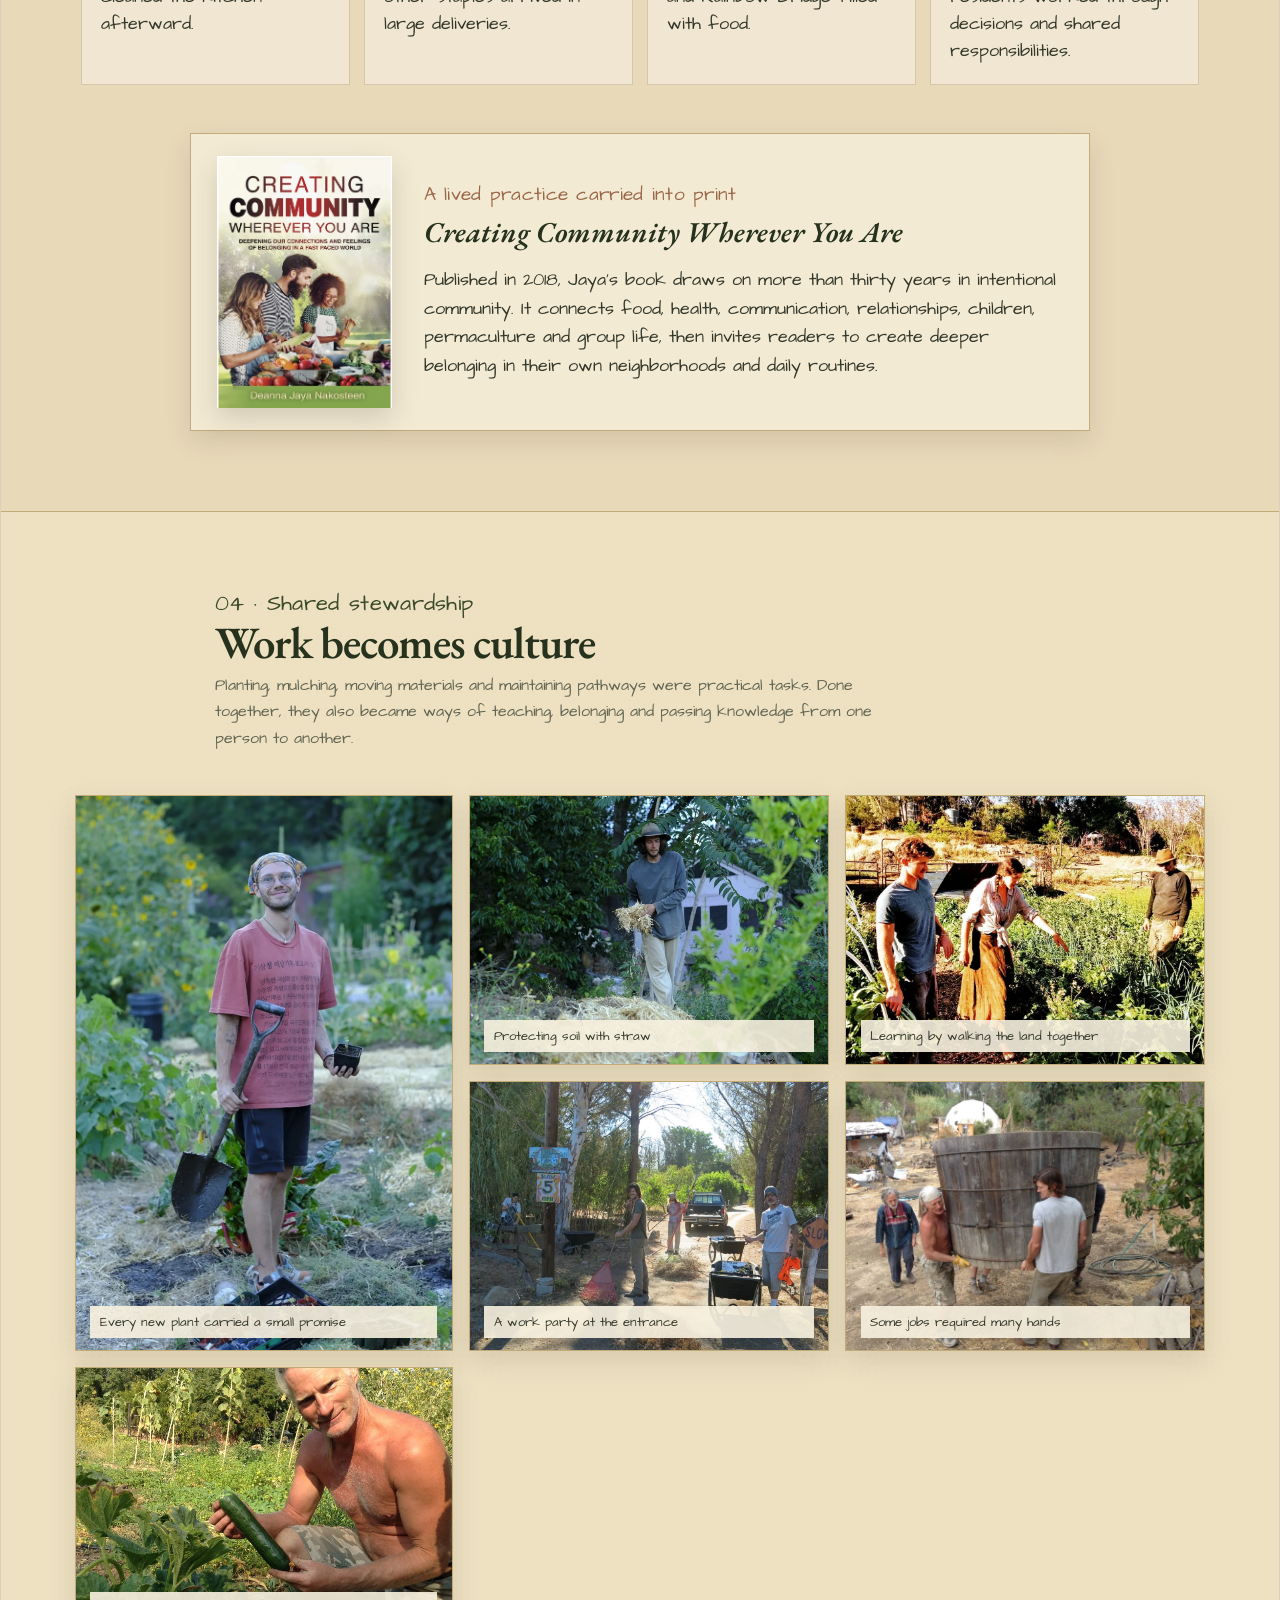
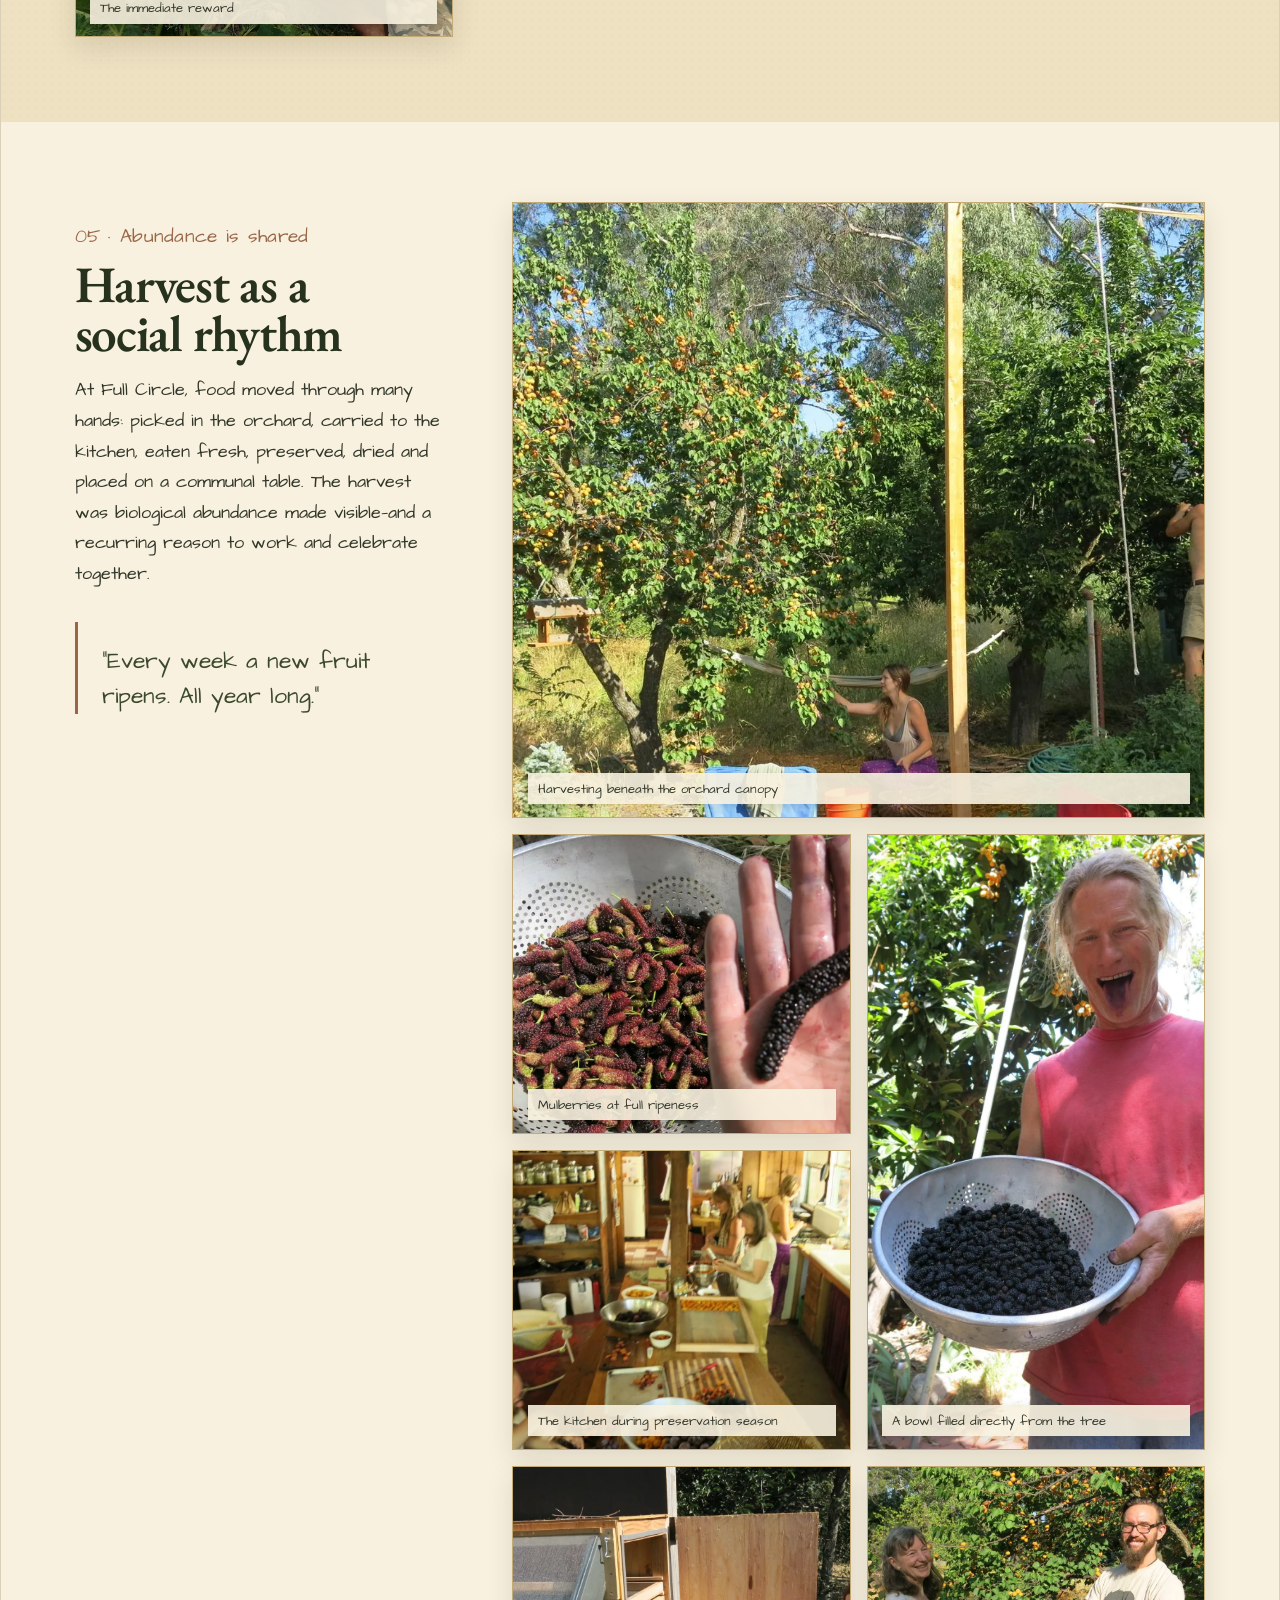
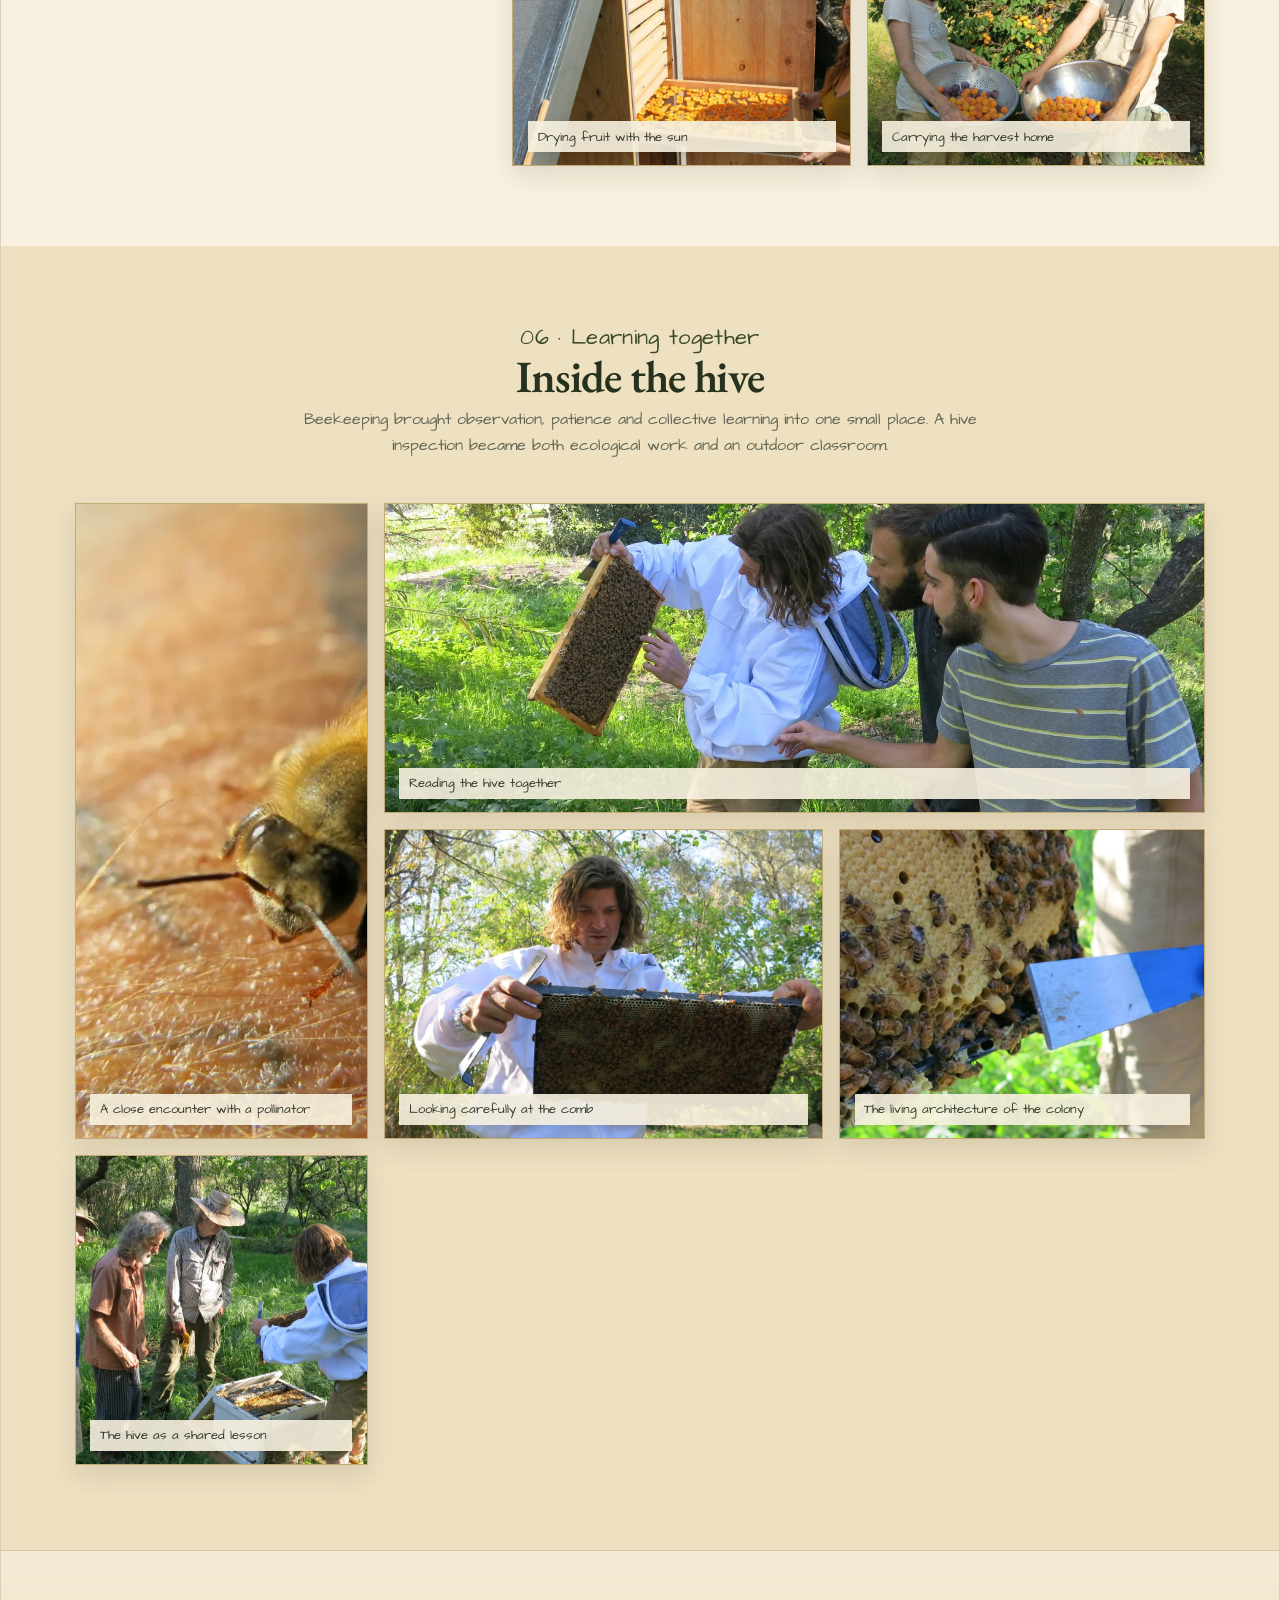
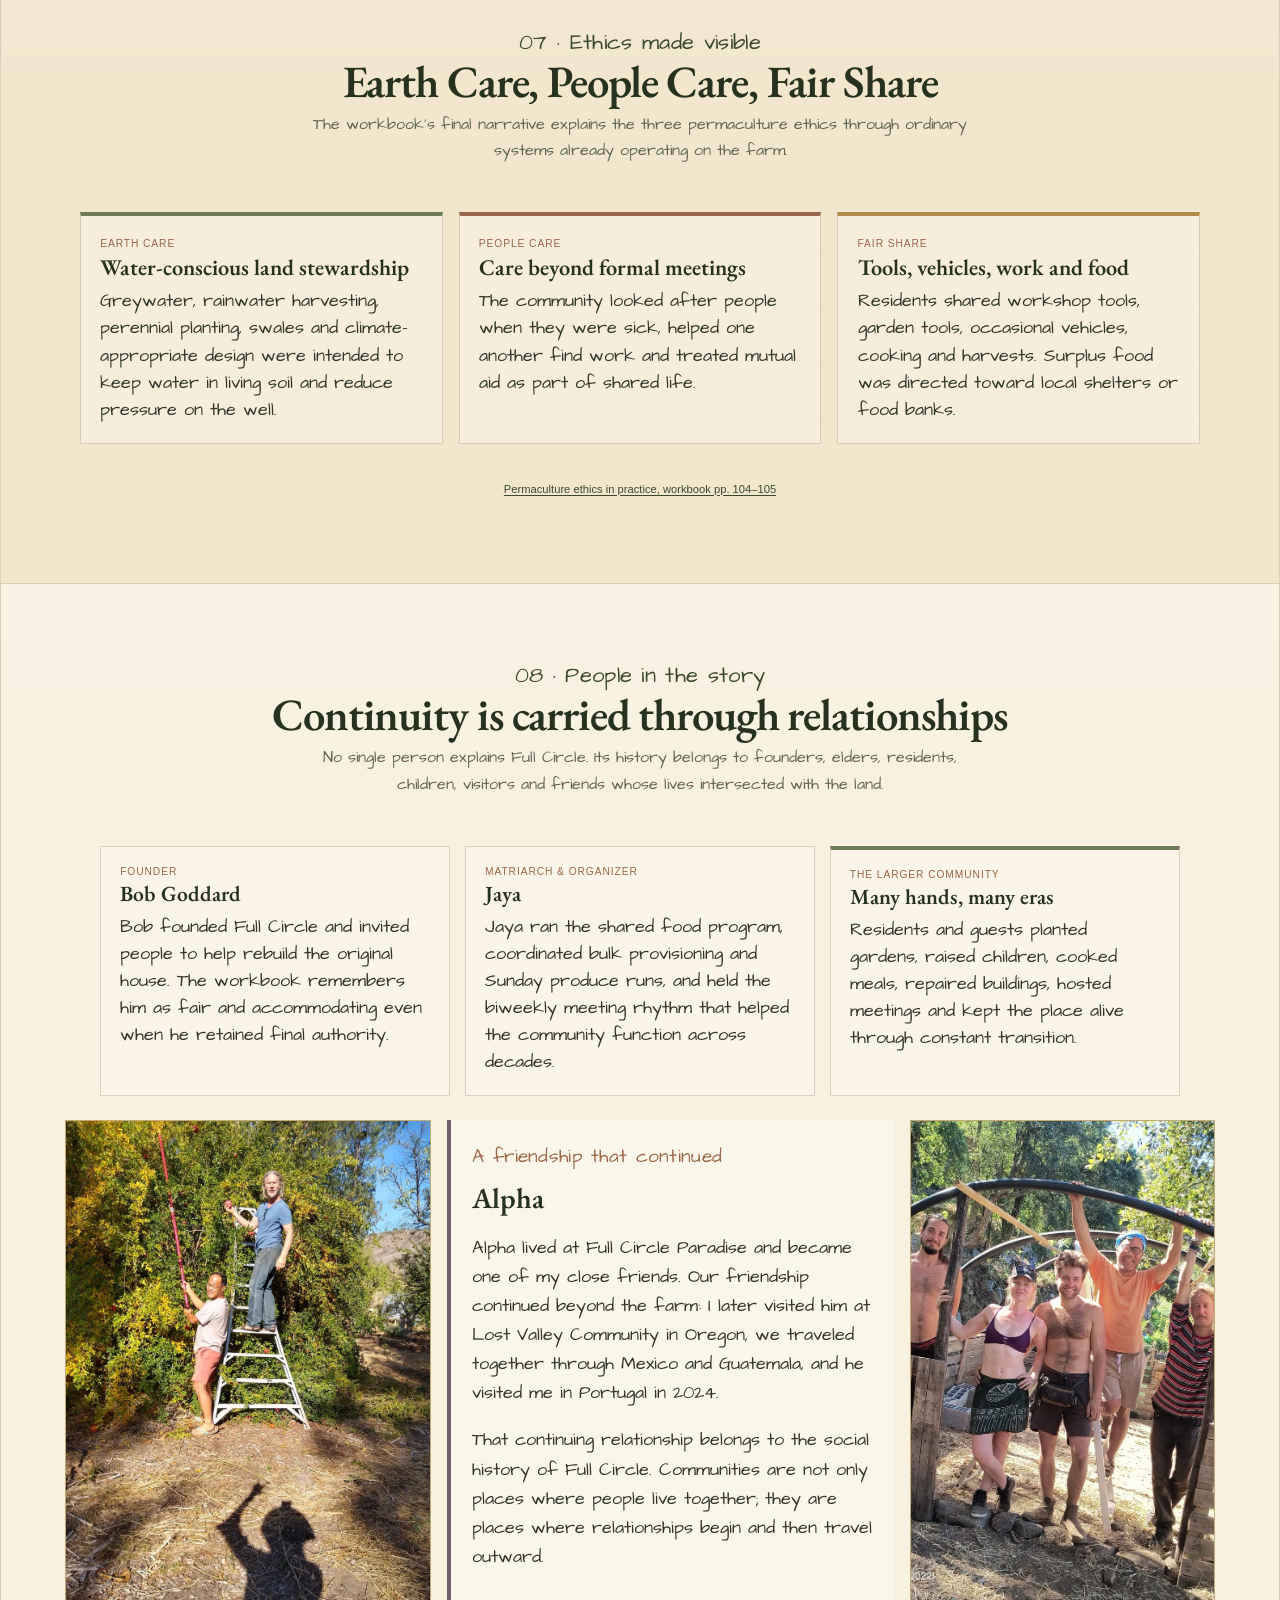
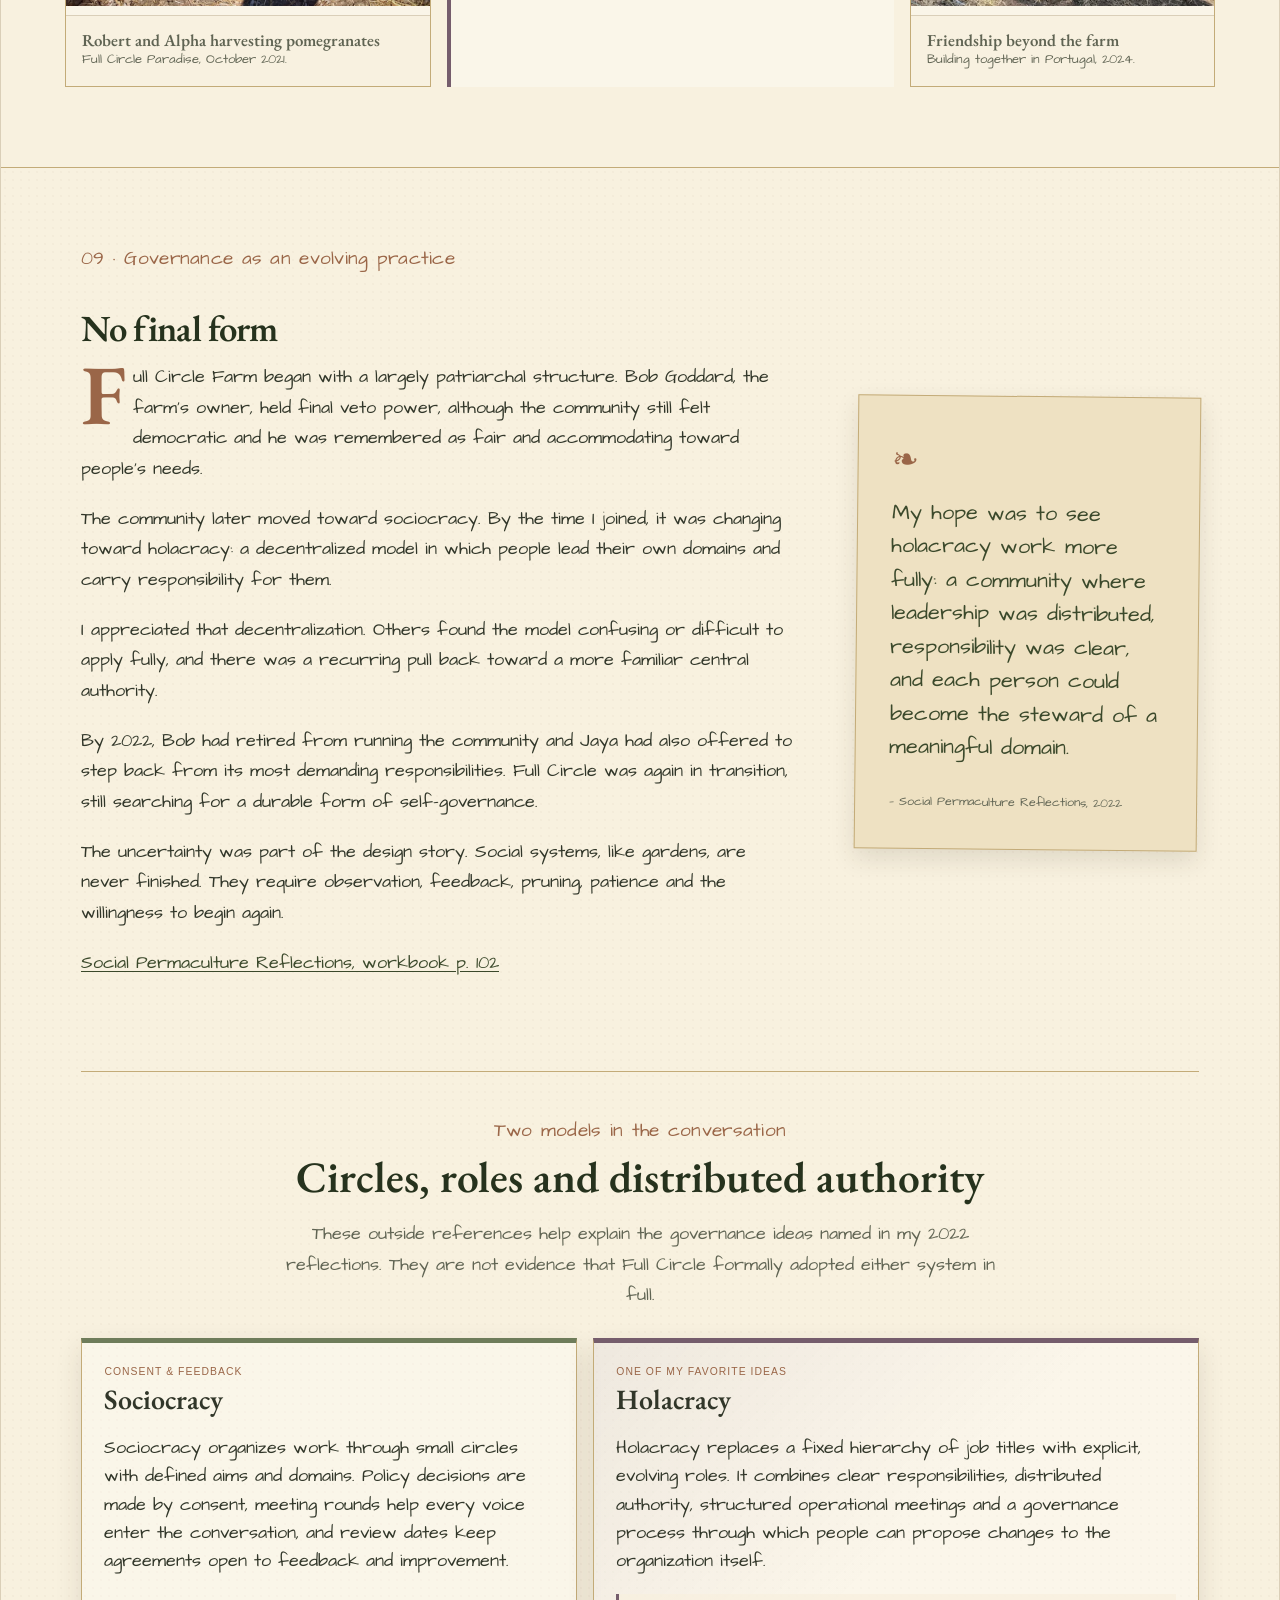
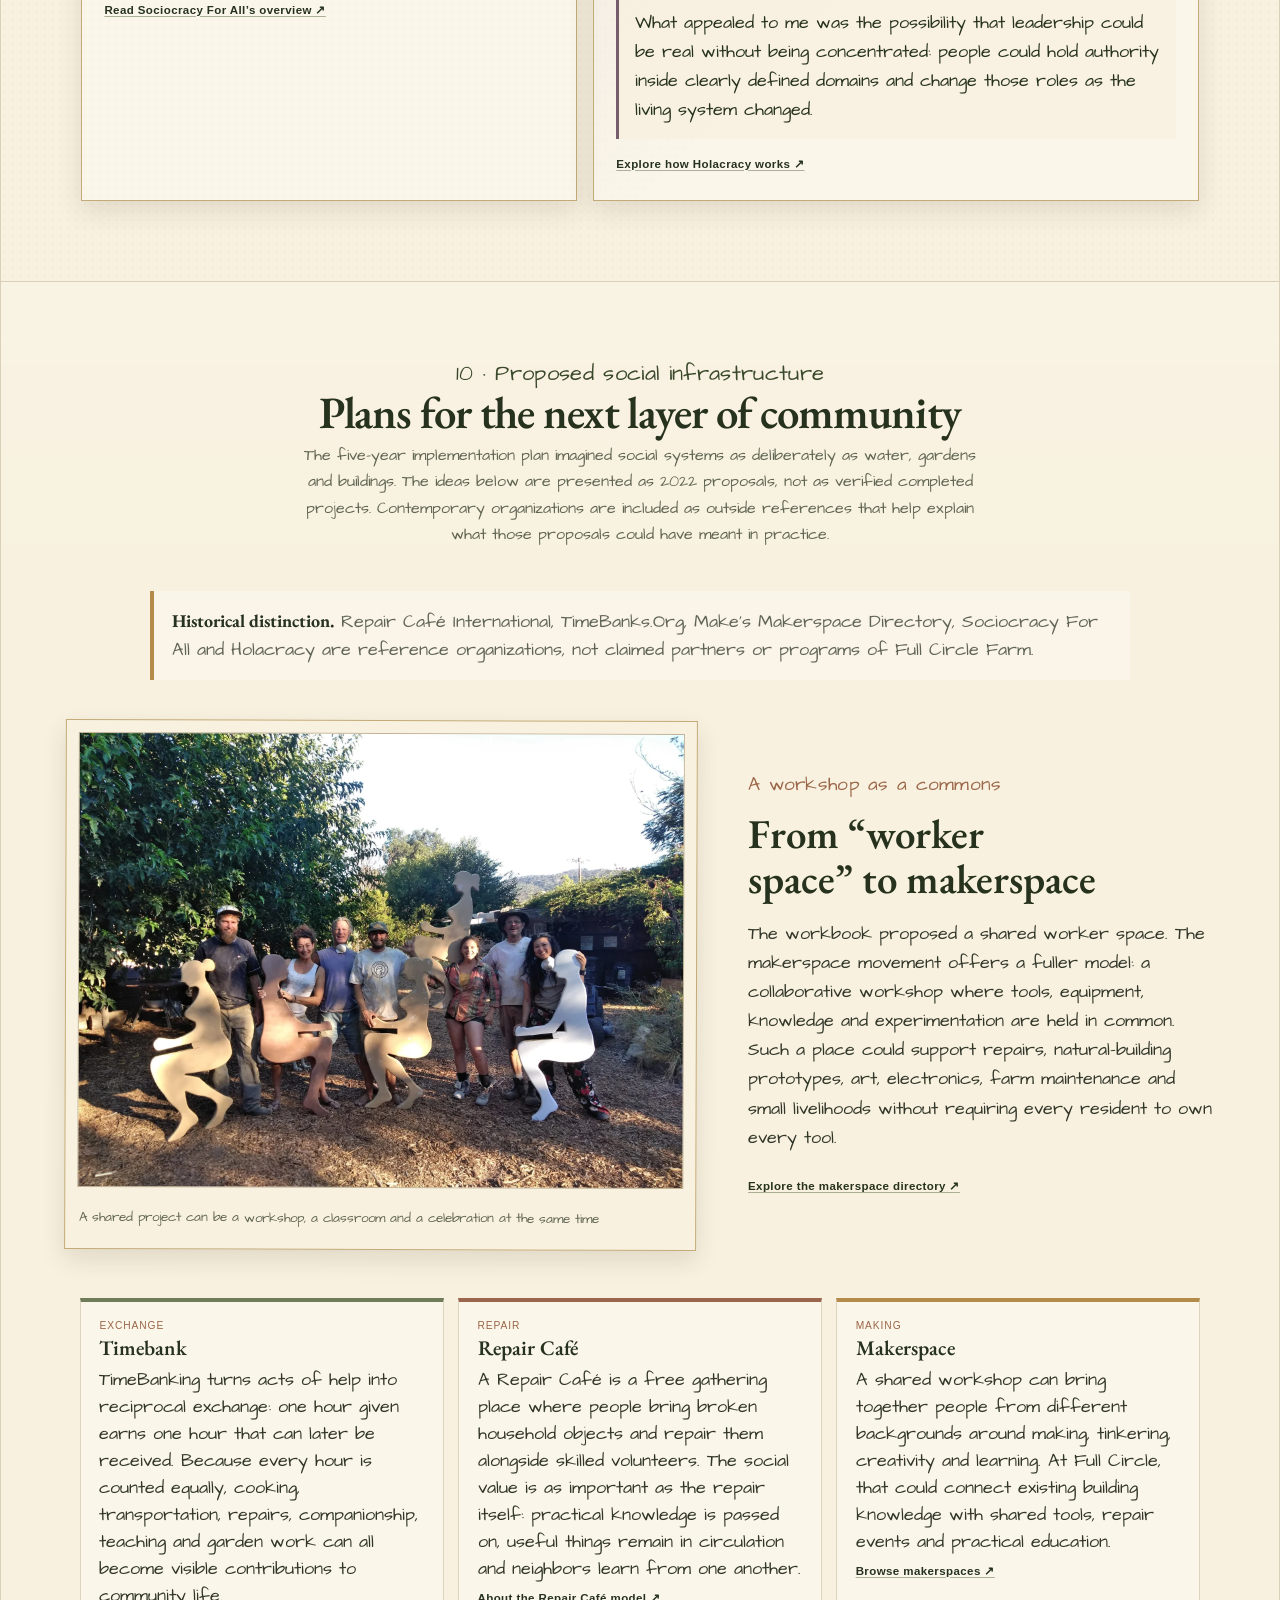
<file: social.html>
<!doctype html>
<html lang="en">
<head>
<meta name="robots" content="noindex, nofollow, noarchive">
<meta charset="utf-8"/>
<meta content="width=device-width, initial-scale=1" name="viewport"/>
<meta content="#334325" name="theme-color"/>
<meta content="A photographic social permaculture atlas for Full Circle Farm: community meals, meetings, shared work, governance, friendship and the social systems envisioned in the 2022 permaculture workbook." name="description"/>
<title>Social Permaculture Atlas · Full Circle Paradise</title>
<link href="favicon.png" rel="icon" type="image/png"/>
<link href="style.css" rel="stylesheet"/>
<link href="social-additions.css" rel="stylesheet"/>
<script defer="" src="site.js"></script>
</head>
<body>
<a class="skip-link" href="#main">Skip to content</a>
<header class="site-header">
<a aria-label="Full Circle Paradise home" class="wordmark" href="index.html">
<span>Full Circle Paradise</span>
<small>Upper Ojai · California · 2022</small>
</a>
<button aria-controls="primary-nav" aria-expanded="false" class="menu-button" type="button">Menu</button>
<nav aria-label="Primary navigation" class="primary-nav" id="primary-nav">
<a href="index.html">Home</a>
<a href="story.html">The Farm</a>
<a href="tour.html">Site Tour</a>
<a href="climate.html">Climate &amp; Ecology</a>
<a href="water.html">Water</a>
<a href="food.html">Food &amp; Soil</a>
<a href="buildings.html">Buildings &amp; Energy</a>
<a aria-current="page" class="active" href="social.html">Social Permaculture</a>
<a href="design.html">The Design</a>
<a href="photos.html">Photo Archive</a>
    <a href="workbook.html">Workbook</a>
</nav>
</header>
<main class="chapter-page social-page social-atlas-page" id="main">
<header class="chapter-hero social-hero">
<div>
<p class="chapter-label">Chapter 07 · A human ecosystem</p>
<h1>Social<br/>Permaculture</h1>
<p class="lede">Full Circle was shaped through meetings, meals, disagreement, friendship, celebration and ordinary work carried out together. The social landscape was every bit as important as the physical one.</p>
</div>
<figure>
<img src="images/people-first/full/social-garden-group.webp" alt="Full Circle residents and friends gathered together in the garden" style="object-position:center 45%;">
<figcaption>The Full Circle community gathered in the garden</figcaption>
</figure>
</header>
<section aria-labelledby="overview-title" class="social-opening paper-section" id="overview">
<header class="section-heading">
<p class="kicker">The social landscape</p>
<h2 id="overview-title">A place made by people</h2>
<p>The workbook describes a community of roughly twenty residents and three children living among cabins, trailers, motorhomes and shared buildings on 5.5 acres. Full Circle’s history began with people helping rebuild a fire-damaged house in exchange for a place to live, and evolved over decades into an experiment in land stewardship, mutual care and self-governance.</p>
</header>
<nav aria-label="Social permaculture atlas contents" class="social-atlas-nav">
<a href="#history">Community history</a>
<a href="#practices">Meetings &amp; belonging</a>
<a href="#jaya">Jaya &amp; the food program</a>
<a href="#stewardship">Shared work</a>
<a href="#harvest">Food &amp; celebration</a>
<a href="#learning">Learning together</a>
<a href="#ethics">Three ethics</a>
<a href="#people">People &amp; friendship</a>
<a href="#governance">Governance</a>
<a href="#future">Future social design</a>
</nav>
<div aria-label="Community facts recorded in the workbook" class="social-facts">
<div><strong>38 years</strong><span>community history recorded in 2022</span></div>
<div><strong>~20</strong><span>residents</span></div>
<div><strong>3</strong><span>children</span></div>
<div><strong>Thursday</strong><span>general meeting day</span></div>
<div><strong>3</strong><span>meeting forms</span></div>
</div>
<aside class="archive-note social-archive-note">
<strong>Historical snapshot.</strong> This page preserves Robert’s 2022 observations and photographs. It describes practices, relationships and plans at that time rather than claiming that every system remained unchanged afterward.
      <a href="documents/full-circle-paradise-workbook.pdf#page=102" rel="noopener" target="_blank">Workbook pp. 102–105</a>
</aside>
</section>
<section aria-labelledby="history-title" class="social-section social-paper" id="history">
<header class="section-heading">
<p class="kicker">01 · Community history</p>
<h2 id="history-title">A community born through rebuilding</h2>
<p>Full Circle’s social history began before the 2022 design project. The farm’s founder invited people to help rebuild a house that had been destroyed in an earlier fire, offering a place to live in exchange for their labor. What began as a practical arrangement became a long-running intentional community.</p>
</header>
<div class="history-layout">
<figure class="history-photo journal-photo tilt-left">
<img alt="Residents, friends and a child gathered together inside the main house at Full Circle Farm" data-lightbox="" src="images/social-atlas/community-house-group.webp"/>
<figcaption>Residents and friends gathered in the main house</figcaption>
</figure>
<ol class="history-timeline">
<li><span>Beginning</span><strong>Rebuild the house</strong><p>People were invited to live on the land while helping reconstruct a fire-damaged home.</p></li>
<li><span>Over decades</span><strong>A village grew</strong><p>Cabins, trailers, gardens, workshops and shared spaces accumulated through many hands and many eras.</p></li>
<li><span>By 2022</span><strong>About twenty residents</strong><p>The farm had become a multigenerational community with children, elders, long-term residents and newer arrivals.</p></li>
<li><span>Ongoing</span><strong>Never a finished system</strong><p>Governance, responsibilities and shared purpose continued to change as people and circumstances changed.</p></li>
</ol>
</div>
<p class="source-centered"><a class="source-link" href="documents/full-circle-paradise-workbook.pdf#page=40" rel="noopener" target="_blank">Site description and community history, workbook p. 40</a></p>
</section>
<section aria-label="Social permaculture values" class="social-values">
<div><strong>Meet in circle</strong><span>Listen and make room for every voice</span></div>
<div><strong>Share responsibility</strong><span>Care for the land and one another</span></div>
<div><strong>Repair conflict</strong><span>Seek understanding and resolution</span></div>
<div><strong>Celebrate gifts</strong><span>Honor what each person brings</span></div>
</section>
<section aria-labelledby="practices-title" class="practice-section social-section" id="practices">
<header class="section-heading">
<p class="kicker">02 · Practices of belonging</p>
<h2 id="practices-title">Making space for one another</h2>
<p>The 2022 workbook records three different meeting forms. Each served a different purpose: governing shared life, resolving conflict, or setting work aside long enough to recognize one another’s gifts.</p>
</header>
<div class="practice-grid">
<article>
<span>01</span>
<h3>General community meetings</h3>
<p>The workbook records Thursday as the regular meeting day. During the period I remember most directly, Jaya ran the general meeting on a biweekly rhythm. The community gathered in a circle, lit a candle, held hands and called in good intentions, placing practical decisions inside a ritual that recalled why everyone had gathered.</p>
</article>
<article>
<span>02</span>
<h3>Conflict resolution</h3>
<p>When mediation was needed, meetings followed a nonviolent communication format. The purpose was to hear what mattered beneath a disagreement and seek a workable resolution.</p>
</article>
<article>
<span>03</span>
<h3>Heart-sharing circles</h3>
<p>Heart circles were reserved for honoring one another’s gifts. Work and problems were set aside so attention could return to appreciation, relationship and the human beings inside the system.</p>
</article>
</div>
<figure class="practice-photo journal-photo">
<img alt="Community members seated in a circle inside the lodge with cups and a small central arrangement" data-lightbox="" src="images/social-atlas/meeting-circle-lodge.webp"/>
<figcaption><strong>The circle as social infrastructure.</strong> Listening, reflection and shared ritual created a different kind of space from ordinary work meetings.</figcaption>
</figure><p class="source-centered"><a class="source-link" href="documents/full-circle-paradise-workbook.pdf#page=102" rel="noopener" target="_blank">Social Permaculture Reflections, workbook p. 102</a></p>
</section>
<section aria-label="Community meals, everyday life and celebration" class="community-mosaic community-life-mosaic">
<figure class="mosaic-wide supper-portrait">
<img alt="A group of residents and friends seated around a long outdoor table at sunset" data-lightbox="" src="images/social-atlas/communal-supper-portrait.webp"/>
<figcaption>The long table made community visible</figcaption>
</figure>
<figure class="meal-prep-photo">
<img alt="Two people preparing vegetables and meat together in the outdoor kitchen" data-lightbox="" src="images/social-atlas/shared-meal-preparation.webp"/>
<figcaption>Preparing a meal together</figcaption>
</figure>
<figure class="daily-life-photo">
<img alt="A smiling resident seated behind a wooden counter beside a large tortoiseshell cat" data-lightbox="" src="images/social-atlas/resident-and-cat.webp"/>
<figcaption>Everyday companionship in the communal house</figcaption>
</figure>
<figure class="ceremony-photo">
<img alt="Community members singing and dancing around a nighttime ceremonial fire" data-lightbox="" src="images/social-atlas/fire-ceremony.webp"/>
<figcaption>Celebration and ceremony around the fire</figcaption>
</figure>
</section>
<section aria-labelledby="jaya-social-title" class="jaya-social-section social-section" id="jaya">
  <header class="section-heading">
    <p class="kicker">03 · The infrastructure of belonging</p>
    <h2 id="jaya-social-title">Jaya kept the community fed—and meeting</h2>
    <p>Deanna Jaya Nakosteen was not simply an elder associated with Full Circle. For decades, she operated some of the systems that made communal life possible.</p>
  </header>
  <div class="jaya-social-layout">
    <div class="jaya-social-copy prose longform">
      <p class="dropcap">Every day, two residents were assigned to cook a generous vegetarian meal for the community and clean the kitchen afterward. Jaya ran that program: maintaining the schedule, purchasing the food, and keeping the pantry capable of feeding a large household day after day.</p>
      <p>Four times a year, bulk deliveries brought the staples of communal life: large bags of rice and lentils, coconut oil, dry goods, spices, toilet paper and other household supplies. The spice inventory became legendary—an unusually rich pantry built for cooks with different tastes and traditions.</p>
      <p>Every Sunday, Jaya drove her big yellow car to the Ojai farmers market, often with one person helping her, and returned with a car full of organic produce. She then stopped at Rainbow Bridge, the local organic market, for the remaining items. She repeated this work for years.</p>
      <p>She also ran the biweekly general meetings. The food program and the meeting circle were two expressions of the same work: tending the practical structure through which people could live together.</p>
      <p><a class="source-link" href="story.html#jaya">Read Jaya’s place in the larger story</a></p>
    </div>
    <div class="jaya-social-gallery">
      <figure class="jaya-social-portrait">
        <img src="images/social-atlas/jaya-portrait.webp" alt="Portrait of Deanna Jaya Nakosteen outdoors" data-lightbox>
        <figcaption><strong>Deanna Jaya Nakosteen</strong> Matriarch, organizer, teacher and keeper of continuity.</figcaption>
      </figure>
      <figure class="jaya-social-car">
        <img src="images/social-atlas/jaya-yellow-car.webp" alt="Jaya seated in her large yellow car beneath an oak tree" data-lightbox>
        <figcaption><strong>The Sunday food run</strong> Farmers market, Rainbow Bridge, and a car filled with organic produce.</figcaption>
      </figure>
    </div>
  </div>
  <div class="jaya-program-grid" aria-label="Elements of the Full Circle community food program">
    <article><span>Every day</span><h3>Two-person kitchen team</h3><p>Two residents cooked the shared vegetarian meal and cleaned the kitchen afterward.</p></article>
    <article><span>Four times yearly</span><h3>Bulk provisioning</h3><p>Rice, lentils, coconut oil, spices, paper goods and other staples arrived in large deliveries.</p></article>
    <article><span>Every Sunday</span><h3>Fresh organic produce</h3><p>Jaya’s yellow car returned from the farmers market and Rainbow Bridge filled with food.</p></article>
    <article><span>Every other week</span><h3>Community meeting</h3><p>Jaya held the general meeting rhythm as residents worked through decisions and shared responsibilities.</p></article>
  </div>
  <aside class="jaya-book-feature">
    <img src="images/social-atlas/creating-community-cover.webp" alt="Cover of Creating Community Wherever You Are by Deanna Jaya Nakosteen" data-lightbox>
    <div>
      <p class="kicker">A lived practice carried into print</p>
      <h3><cite>Creating Community Wherever You Are</cite></h3>
      <p>Published in 2018, Jaya’s book draws on more than thirty years in intentional community. It connects food, health, communication, relationships, children, permaculture and group life, then invites readers to create deeper belonging in their own neighborhoods and daily routines.</p>
    </div>
  </aside>
</section>
<section aria-labelledby="stewardship-title" class="work-story paper-section social-section" id="stewardship">
<header class="section-heading left-heading">
<p class="kicker">04 · Shared stewardship</p>
<h2 id="stewardship-title">Work becomes culture</h2>
<p>Planting, mulching, moving materials and maintaining pathways were practical tasks. Done together, they also became ways of teaching, belonging and passing knowledge from one person to another.</p>
</header>
<div class="work-gallery">
<figure class="work-tall">
<img alt="A gardener holding a shovel and a young seedling" data-lightbox="" src="images/community/planting-seedling.webp"/>
<figcaption>Every new plant carried a small promise</figcaption>
</figure>
<figure>
<img alt="A person spreading straw mulch in the garden" data-lightbox="" src="images/community/straw-mulching.webp"/>
<figcaption>Protecting soil with straw</figcaption>
</figure>
<figure>
<img alt="Three people walking through a productive garden" data-lightbox="" src="images/community/garden-learning.webp"/>
<figcaption>Learning by walking the land together</figcaption>
</figure>
<figure>
<img alt="A group working together near the farm entrance" data-lightbox="" src="images/community/garden-work-party.webp"/>
<figcaption>A work party at the entrance</figcaption>
</figure>
<figure>
<img alt="Several people moving a large wooden tub" data-lightbox="" src="images/community/moving-wooden-tub.webp"/>
<figcaption>Some jobs required many hands</figcaption>
</figure>
<figure>
<img alt="A gardener holding a freshly harvested zucchini" data-lightbox="" src="images/community/zucchini-harvest.webp"/>
<figcaption>The immediate reward</figcaption>
</figure>
</div>
</section>
<section aria-labelledby="harvest-title" class="harvest-story social-section" id="harvest">
<div class="harvest-copy">
<p class="kicker">05 · Abundance is shared</p>
<h2 id="harvest-title">Harvest as a social rhythm</h2>
<p>At Full Circle, food moved through many hands: picked in the orchard, carried to the kitchen, eaten fresh, preserved, dried and placed on a communal table. The harvest was biological abundance made visible—and a recurring reason to work and celebrate together.</p>
<blockquote>“Every week a new fruit ripens. All year long.”</blockquote>
</div>
<div class="harvest-gallery">
<figure class="harvest-main">
<img alt="People harvesting fruit beneath orchard trees" data-lightbox="" src="images/community/orchard-harvest.webp"/>
<figcaption>Harvesting beneath the orchard canopy</figcaption>
</figure>
<figure>
<img alt="Fresh mulberries in a colander and one berry held in a hand" data-lightbox="" src="images/community/mulberries-closeup.webp"/>
<figcaption>Mulberries at full ripeness</figcaption>
</figure>
<figure class="harvest-tall">
<img alt="A smiling person holding a colander filled with mulberries" data-lightbox="" src="images/community/mulberry-harvest.webp"/>
<figcaption>A bowl filled directly from the tree</figcaption>
</figure>
<figure>
<img alt="A busy farm kitchen filled with freshly harvested fruit" data-lightbox="" src="images/community/harvest-kitchen.webp"/>
<figcaption>The kitchen during preservation season</figcaption>
</figure>
<figure>
<img alt="A wooden solar dryer filled with sliced fruit" data-lightbox="" src="images/community/solar-fruit-dryer.webp"/>
<figcaption>Drying fruit with the sun</figcaption>
</figure>
<figure>
<img alt="Two people carrying large bowls of harvested fruit" data-lightbox="" src="images/community/sharing-harvest.webp"/>
<figcaption>Carrying the harvest home</figcaption>
</figure>
</div>
</section>
<section aria-labelledby="learning-title" class="bee-story paper-section social-section" id="learning">
<header class="section-heading">
<p class="kicker">06 · Learning together</p>
<h2 id="learning-title">Inside the hive</h2>
<p>Beekeeping brought observation, patience and collective learning into one small place. A hive inspection became both ecological work and an outdoor classroom.</p>
</header>
<div class="bee-gallery">
<figure class="bee-detail">
<img alt="Close-up of a honey bee resting on a person's skin" data-lightbox="" src="images/community/bee-closeup.webp"/>
<figcaption>A close encounter with a pollinator</figcaption>
</figure>
<figure class="bee-wide">
<img alt="Several people examining a frame from a beehive" data-lightbox="" src="images/community/hive-learning.webp"/>
<figcaption>Reading the hive together</figcaption>
</figure>
<figure>
<img alt="A beekeeper holding a frame covered with bees" data-lightbox="" src="images/community/beekeeper-frame.webp"/>
<figcaption>Looking carefully at the comb</figcaption>
</figure>
<figure>
<img alt="Close view of honeycomb covered with bees" data-lightbox="" src="images/community/bee-frame-closeup.webp"/>
<figcaption>The living architecture of the colony</figcaption>
</figure>
<figure>
<img alt="A group gathered around an open beehive" data-lightbox="" src="images/community/hive-group.webp"/>
<figcaption>The hive as a shared lesson</figcaption>
</figure>
</div>
</section>
<section aria-labelledby="ethics-title" class="social-section social-paper ethics-section" id="ethics">
<header class="section-heading">
<p class="kicker">07 · Ethics made visible</p>
<h2 id="ethics-title">Earth Care, People Care, Fair Share</h2>
<p>The workbook’s final narrative explains the three permaculture ethics through ordinary systems already operating on the farm.</p>
</header>
<div class="ethics-grid">
<article><span>Earth Care</span><h3>Water-conscious land stewardship</h3><p>Greywater, rainwater harvesting, perennial planting, swales and climate-appropriate design were intended to keep water in living soil and reduce pressure on the well.</p></article>
<article><span>People Care</span><h3>Care beyond formal meetings</h3><p>The community looked after people when they were sick, helped one another find work and treated mutual aid as part of shared life.</p></article>
<article><span>Fair Share</span><h3>Tools, vehicles, work and food</h3><p>Residents shared workshop tools, garden tools, occasional vehicles, cooking and harvests. Surplus food was directed toward local shelters or food banks.</p></article>
</div>
<p class="source-centered"><a class="source-link" href="documents/full-circle-paradise-workbook.pdf#page=104" rel="noopener" target="_blank">Permaculture ethics in practice, workbook pp. 104–105</a></p>
</section>
<section aria-labelledby="people-title" class="social-section social-paper people-section" id="people">
<header class="section-heading">
<p class="kicker">08 · People in the story</p>
<h2 id="people-title">Continuity is carried through relationships</h2>
<p>No single person explains Full Circle. Its history belongs to founders, elders, residents, children, visitors and friends whose lives intersected with the land.</p>
</header>
<div class="people-grid">
<article class="person-note">
<span>Founder</span><h3>Bob Goddard</h3><p>Bob founded Full Circle and invited people to help rebuild the original house. The workbook remembers him as fair and accommodating even when he retained final authority.</p>
</article>
<article class="person-note">
<span>Matriarch &amp; organizer</span><h3>Jaya</h3><p>Jaya ran the shared food program, coordinated bulk provisioning and Sunday produce runs, and held the biweekly meeting rhythm that helped the community function across decades.</p>
</article>
<article class="person-note collective">
<span>The larger community</span><h3>Many hands, many eras</h3><p>Residents and guests planted gardens, raised children, cooked meals, repaired buildings, hosted meetings and kept the place alive through constant transition.</p>
</article>
</div>
<div class="friendship-story">
<figure>
<img alt="Robert Redecker and Alpha harvesting pomegranates at Full Circle Paradise in October 2021" data-lightbox="" src="images/social-atlas/alpha-robert-harvest-2021.webp"/>
<figcaption><strong>Robert and Alpha harvesting pomegranates</strong> Full Circle Paradise, October 2021.</figcaption>
</figure>
<div class="friendship-copy">
<p class="kicker">A friendship that continued</p>
<h3>Alpha</h3>
<p>Alpha lived at Full Circle Paradise and became one of my close friends. Our friendship continued beyond the farm: I later visited him at Lost Valley Community in Oregon, we traveled together through Mexico and Guatemala, and he visited me in Portugal in 2024.</p>
<p>That continuing relationship belongs to the social history of Full Circle. Communities are not only places where people live together; they are places where relationships begin and then travel outward.</p>
</div>
<figure class="friendship-later">
<img alt="A group of friends building together in Portugal in 2024, including Alpha wearing glasses" data-lightbox="" src="images/social-atlas/portugal-friendship-2024.webp"/>
<figcaption><strong>Friendship beyond the farm</strong> Building together in Portugal, 2024.</figcaption>
</figure>
</div>
</section>
<section aria-labelledby="governance-title" class="governance-section social-section" id="governance">
<div class="governance-prose prose longform">
<p class="kicker">09 · Governance as an evolving practice</p>
<h2 id="governance-title">No final form</h2>
<p class="dropcap">Full Circle Farm began with a largely patriarchal structure. Bob Goddard, the farm’s owner, held final veto power, although the community still felt democratic and he was remembered as fair and accommodating toward people’s needs.</p>
<p>The community later moved toward sociocracy. By the time I joined, it was changing toward holacracy: a decentralized model in which people lead their own domains and carry responsibility for them.</p>
<p>I appreciated that decentralization. Others found the model confusing or difficult to apply fully, and there was a recurring pull back toward a more familiar central authority.</p>
<p>By 2022, Bob had retired from running the community and Jaya had also offered to step back from its most demanding responsibilities. Full Circle was again in transition, still searching for a durable form of self-governance.</p>
<p>The uncertainty was part of the design story. Social systems, like gardens, are never finished. They require observation, feedback, pruning, patience and the willingness to begin again.</p>
<p><a class="source-link" href="documents/full-circle-paradise-workbook.pdf#page=102" rel="noopener" target="_blank">Social Permaculture Reflections, workbook p. 102</a></p>
</div>
<aside class="governance-note">
<p>My hope was to see holacracy work more fully: a community where leadership was distributed, responsibility was clear, and each person could become the steward of a meaningful domain.</p>
<span>— Social Permaculture Reflections, 2022</span>
</aside>
<div aria-labelledby="governance-models-title" class="governance-models">
<header>
<p class="kicker">Two models in the conversation</p>
<h3 id="governance-models-title">Circles, roles and distributed authority</h3>
<p>These outside references help explain the governance ideas named in my 2022 reflections. They are not evidence that Full Circle formally adopted either system in full.</p>
</header>
<div class="governance-model-grid">
<article class="model-card sociocracy-card">
<span>Consent &amp; feedback</span>
<h4>Sociocracy</h4>
<p>Sociocracy organizes work through small circles with defined aims and domains. Policy decisions are made by consent, meeting rounds help every voice enter the conversation, and review dates keep agreements open to feedback and improvement.</p>
<a href="https://www.sociocracyforall.org/sociocracy/" rel="noopener" target="_blank">Read Sociocracy For All’s overview ↗</a>
</article>
<article class="model-card holacracy-card">
<span>One of my favorite ideas</span>
<h4>Holacracy</h4>
<p>Holacracy replaces a fixed hierarchy of job titles with explicit, evolving roles. It combines clear responsibilities, distributed authority, structured operational meetings and a governance process through which people can propose changes to the organization itself.</p>
<p class="personal-model-note">What appealed to me was the possibility that leadership could be real without being concentrated: people could hold authority inside clearly defined domains and change those roles as the living system changed.</p>
<a href="https://www.holacracy.org/how-it-works/" rel="noopener" target="_blank">Explore how Holacracy works ↗</a>
</article>
</div>
</div></section>
<section aria-labelledby="future-title" class="social-section social-paper future-section" id="future">
<header class="section-heading">
<p class="kicker">10 · Proposed social infrastructure</p>
<h2 id="future-title">Plans for the next layer of community</h2>
<p>The five-year implementation plan imagined social systems as deliberately as water, gardens and buildings. The ideas below are presented as 2022 proposals, not as verified completed projects. Contemporary organizations are included as outside references that help explain what those proposals could have meant in practice.</p>
</header>
<aside class="external-reference-note">
<strong>Historical distinction.</strong> Repair Café International, TimeBanks.Org, Make’s Makerspace Directory, Sociocracy For All and Holacracy are reference organizations, not claimed partners or programs of Full Circle Farm.
  </aside>
<div class="future-feature">
<figure>
<img alt="A work party smiling outdoors while holding large sculptural chair parts they made together" data-lightbox="" src="images/social-atlas/shared-building-project.webp"/>
<figcaption>A shared project can be a workshop, a classroom and a celebration at the same time</figcaption>
</figure>
<div>
<p class="kicker">A workshop as a commons</p>
<h3>From “worker space” to makerspace</h3>
<p>The workbook proposed a shared worker space. The makerspace movement offers a fuller model: a collaborative workshop where tools, equipment, knowledge and experimentation are held in common. Such a place could support repairs, natural-building prototypes, art, electronics, farm maintenance and small livelihoods without requiring every resident to own every tool.</p>
<a class="external-source-link" href="https://makerspace.com/" rel="noopener" target="_blank">Explore the makerspace directory ↗</a>
</div>
</div>
<div class="future-grid expanded-future-grid">
<article class="future-reference-card">
<span>Exchange</span><h3>Timebank</h3>
<p>TimeBanking turns acts of help into reciprocal exchange: one hour given earns one hour that can later be received. Because every hour is counted equally, cooking, transportation, repairs, companionship, teaching and garden work can all become visible contributions to community life.</p>
<a href="https://www.timebanks.org/how-it-works" rel="noopener" target="_blank">How TimeBanking works ↗</a>
</article>
<article class="future-reference-card">
<span>Repair</span><h3>Repair Café</h3>
<p>A Repair Café is a free gathering place where people bring broken household objects and repair them alongside skilled volunteers. The social value is as important as the repair itself: practical knowledge is passed on, useful things remain in circulation and neighbors learn from one another.</p>
<a href="https://www.repaircafe.org/en/about/" rel="noopener" target="_blank">About the Repair Café model ↗</a>
</article>
<article class="future-reference-card">
<span>Making</span><h3>Makerspace</h3>
<p>A shared workshop can bring together people from different backgrounds around making, tinkering, creativity and learning. At Full Circle, that could connect existing building knowledge with shared tools, repair events and practical education.</p>
<a href="https://makerspace.com/map/" rel="noopener" target="_blank">Browse makerspaces ↗</a>
</article>
<article><span>Learning</span><h3>Public learning garden</h3><p>A garden designed to invite neighbors and visitors into hands-on permaculture education: propagation, soil care, water conservation, pollinators and perennial food systems learned by doing.</p></article>
<article><span>Gathering</span><h3>Permaculture events</h3><p>Workshops, harvest days, repair gatherings and seasonal celebrations could connect the farm with the wider Ojai community while allowing residents to teach what they knew.</p></article>
<article><span>Replication</span><h3>Sister farms</h3><p>The ambitious idea of creating other Full Circle communities based not on copying a fixed blueprint, but on carrying shared ethics into different landscapes and social conditions.</p></article>
</div>
<p class="source-centered"><a class="source-link" href="documents/full-circle-paradise-workbook.pdf#page=101" rel="noopener" target="_blank">Five-year implementation plan, workbook pp. 101–102</a></p>
</section>
<section class="closing-quote social-closing">
<blockquote>“A supportive, peaceful environment for people to consciously live in abundance and harmony with nature and each other.”</blockquote>
<p>Full Circle Farm vision</p>
</section>
</main>
<nav aria-label="Chapter navigation" class="chapter-nav"><a class="previous" href="buildings.html"><span>Previous</span>Buildings &amp; Energy</a><a class="next" href="design.html"><span>Next</span>The Design</a></nav>
<footer class="site-footer">
<div><strong>Full Circle Paradise</strong><br/><span>A permaculture design for Full Circle Farm</span></div>
<div>Upper Ojai, California<br/>Quail Springs PDC · Spring 2022</div>
<a href="documents/full-circle-paradise-workbook.pdf">Read the original workbook</a>
</footer>
<div aria-hidden="true" class="lightbox" hidden=""><button aria-label="Close image" type="button">×</button><img alt=""/><p></p></div>
</body>
</html>
</file>
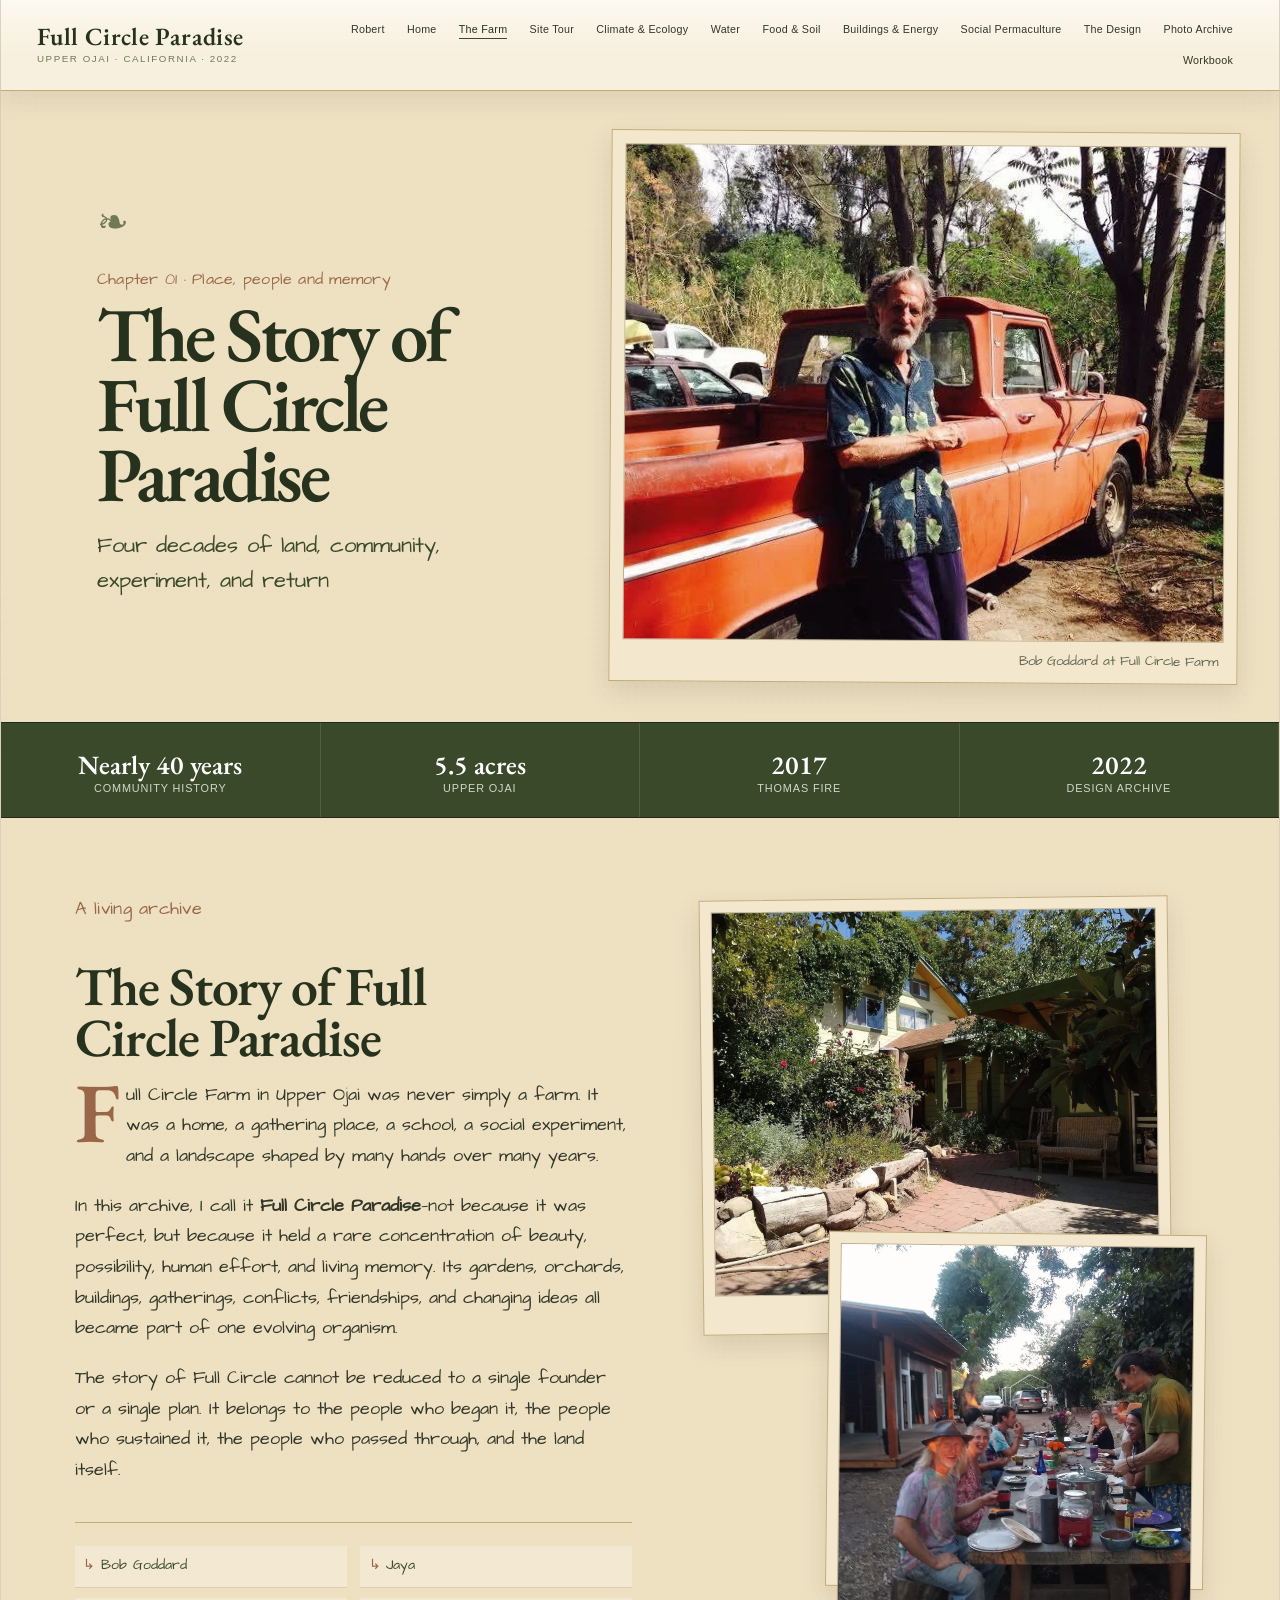
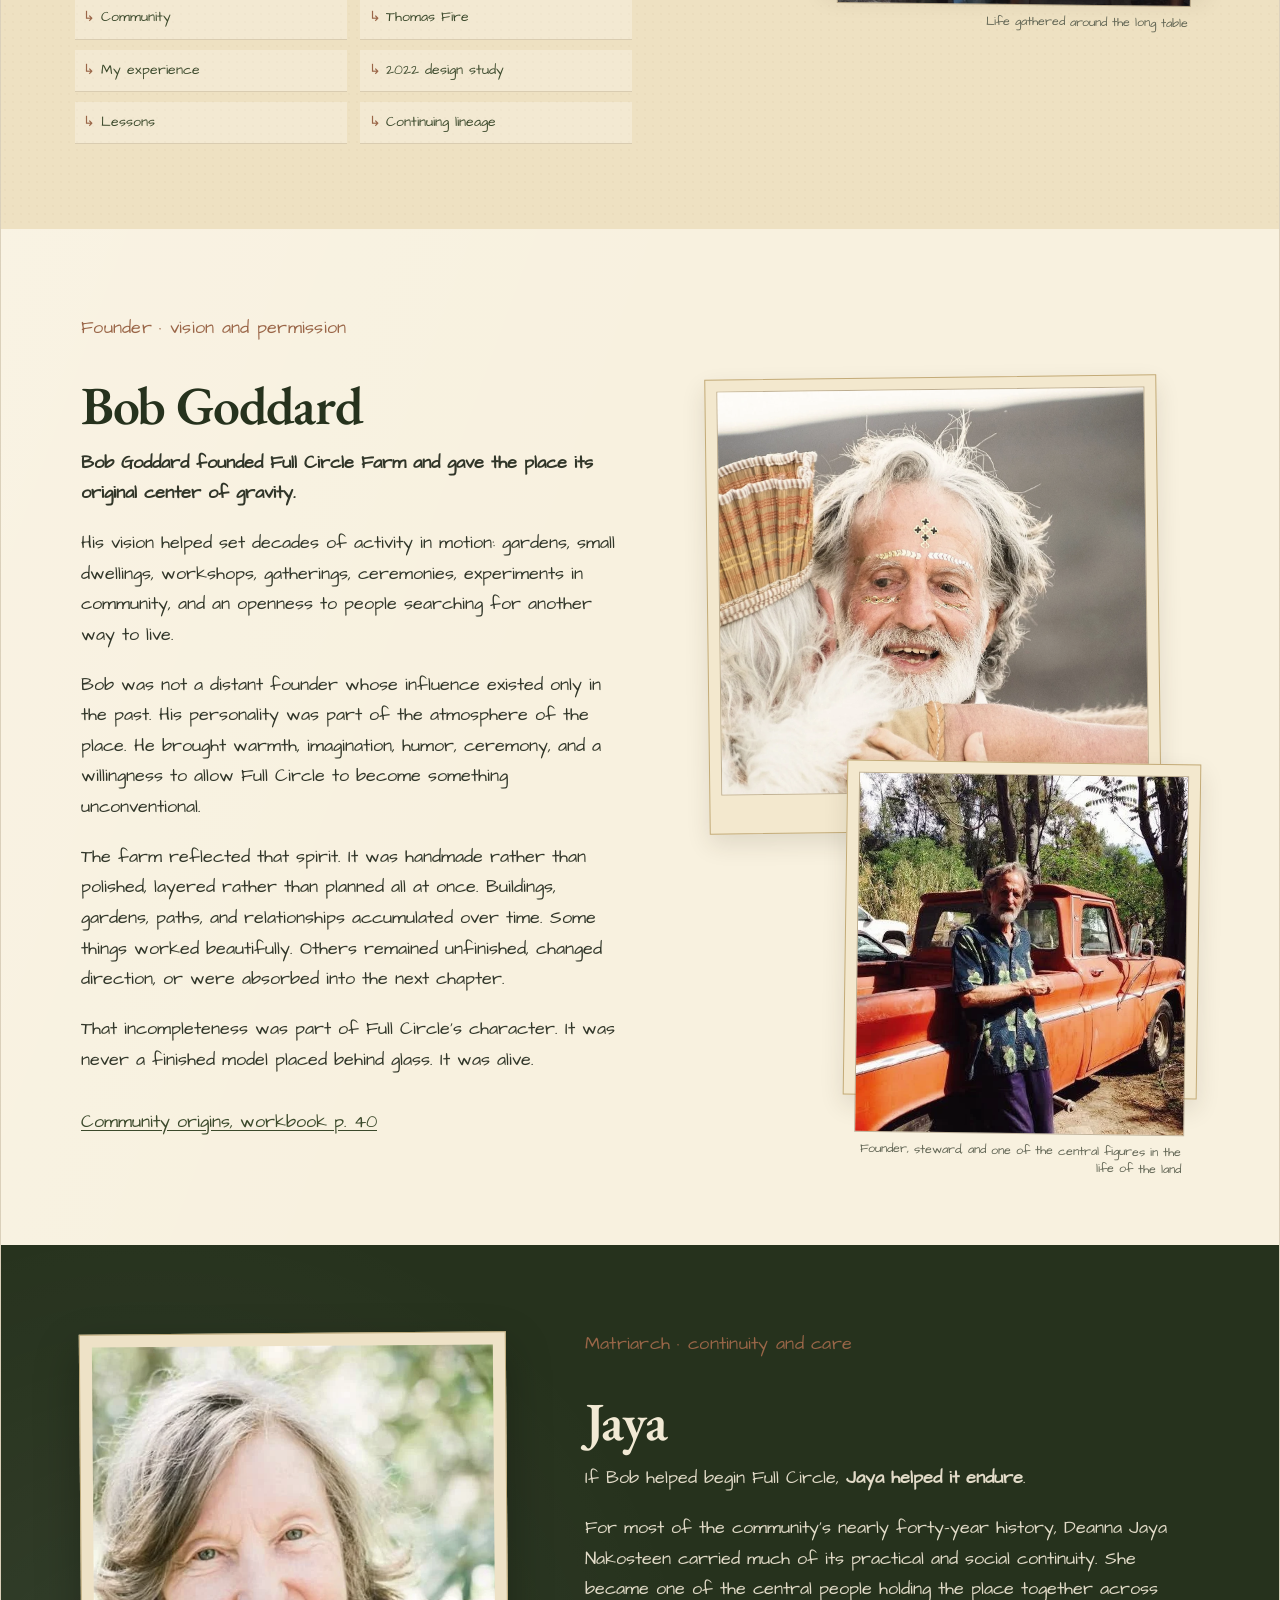
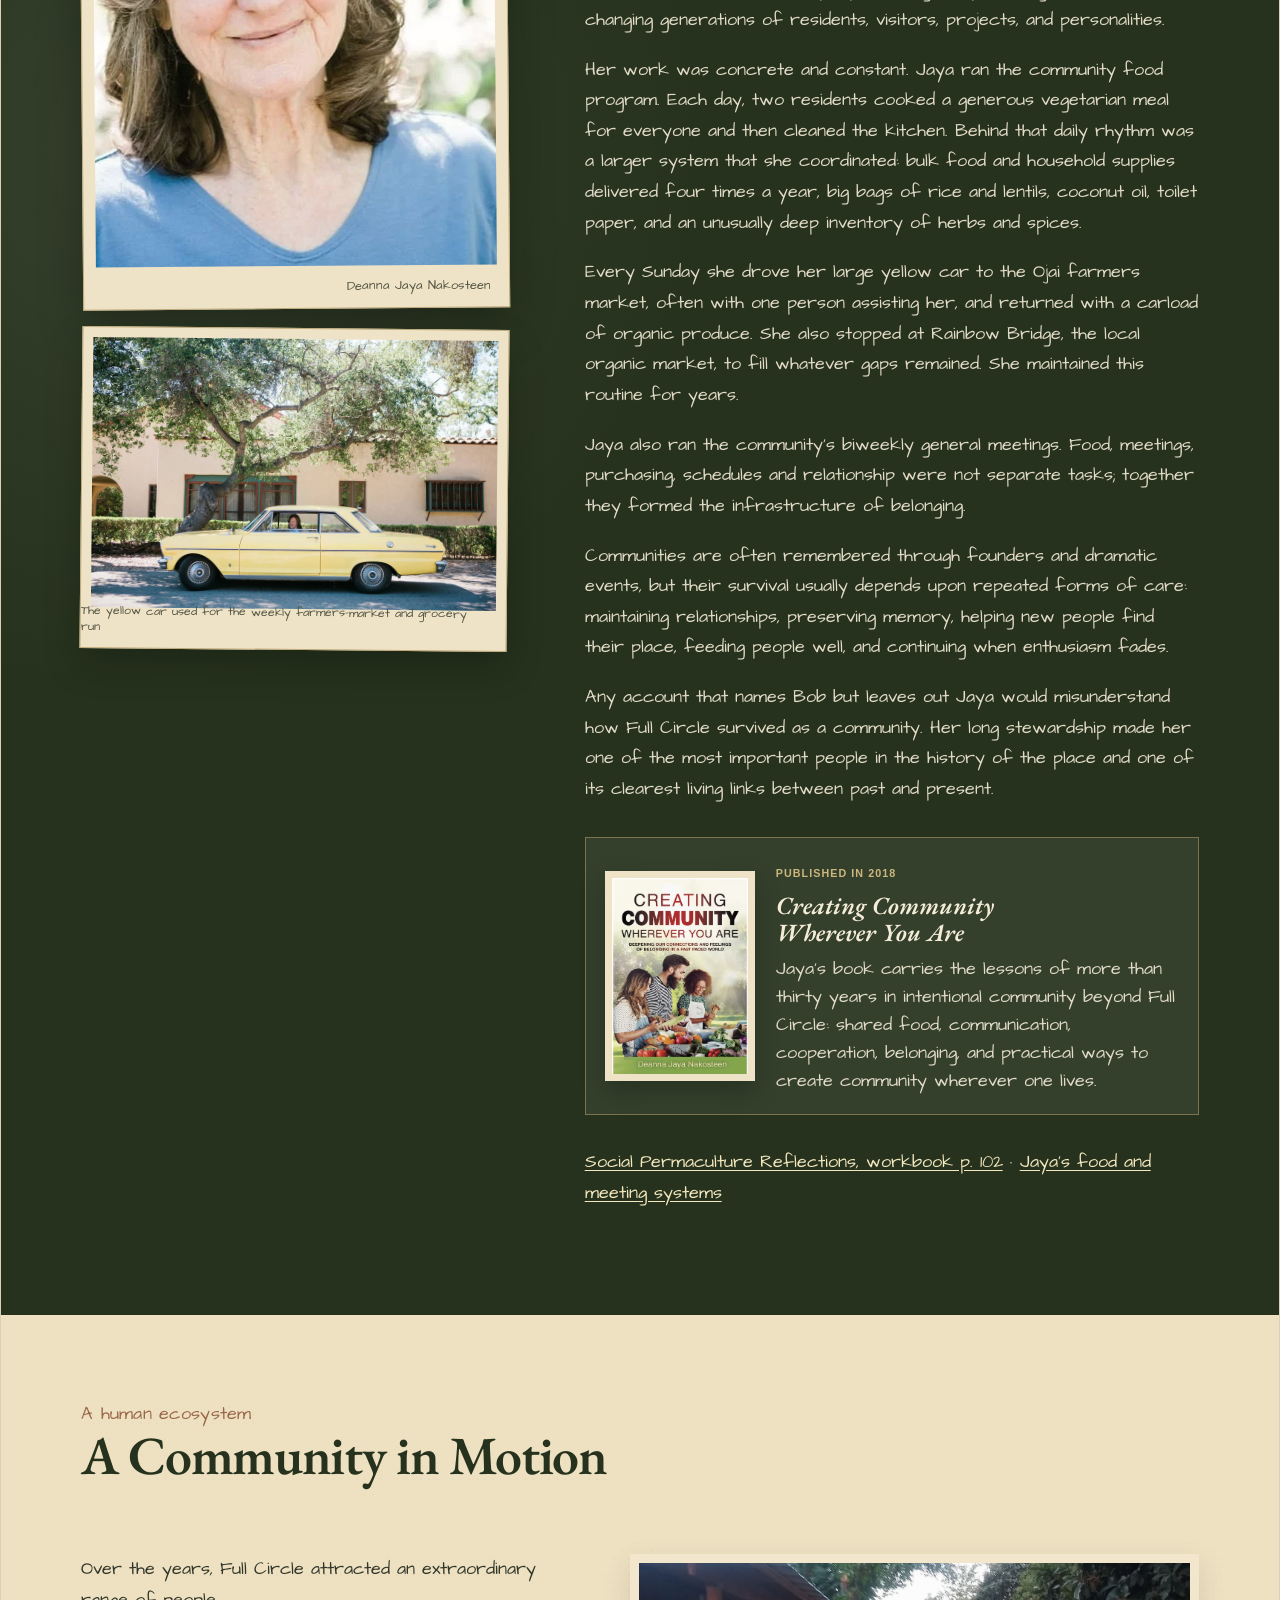
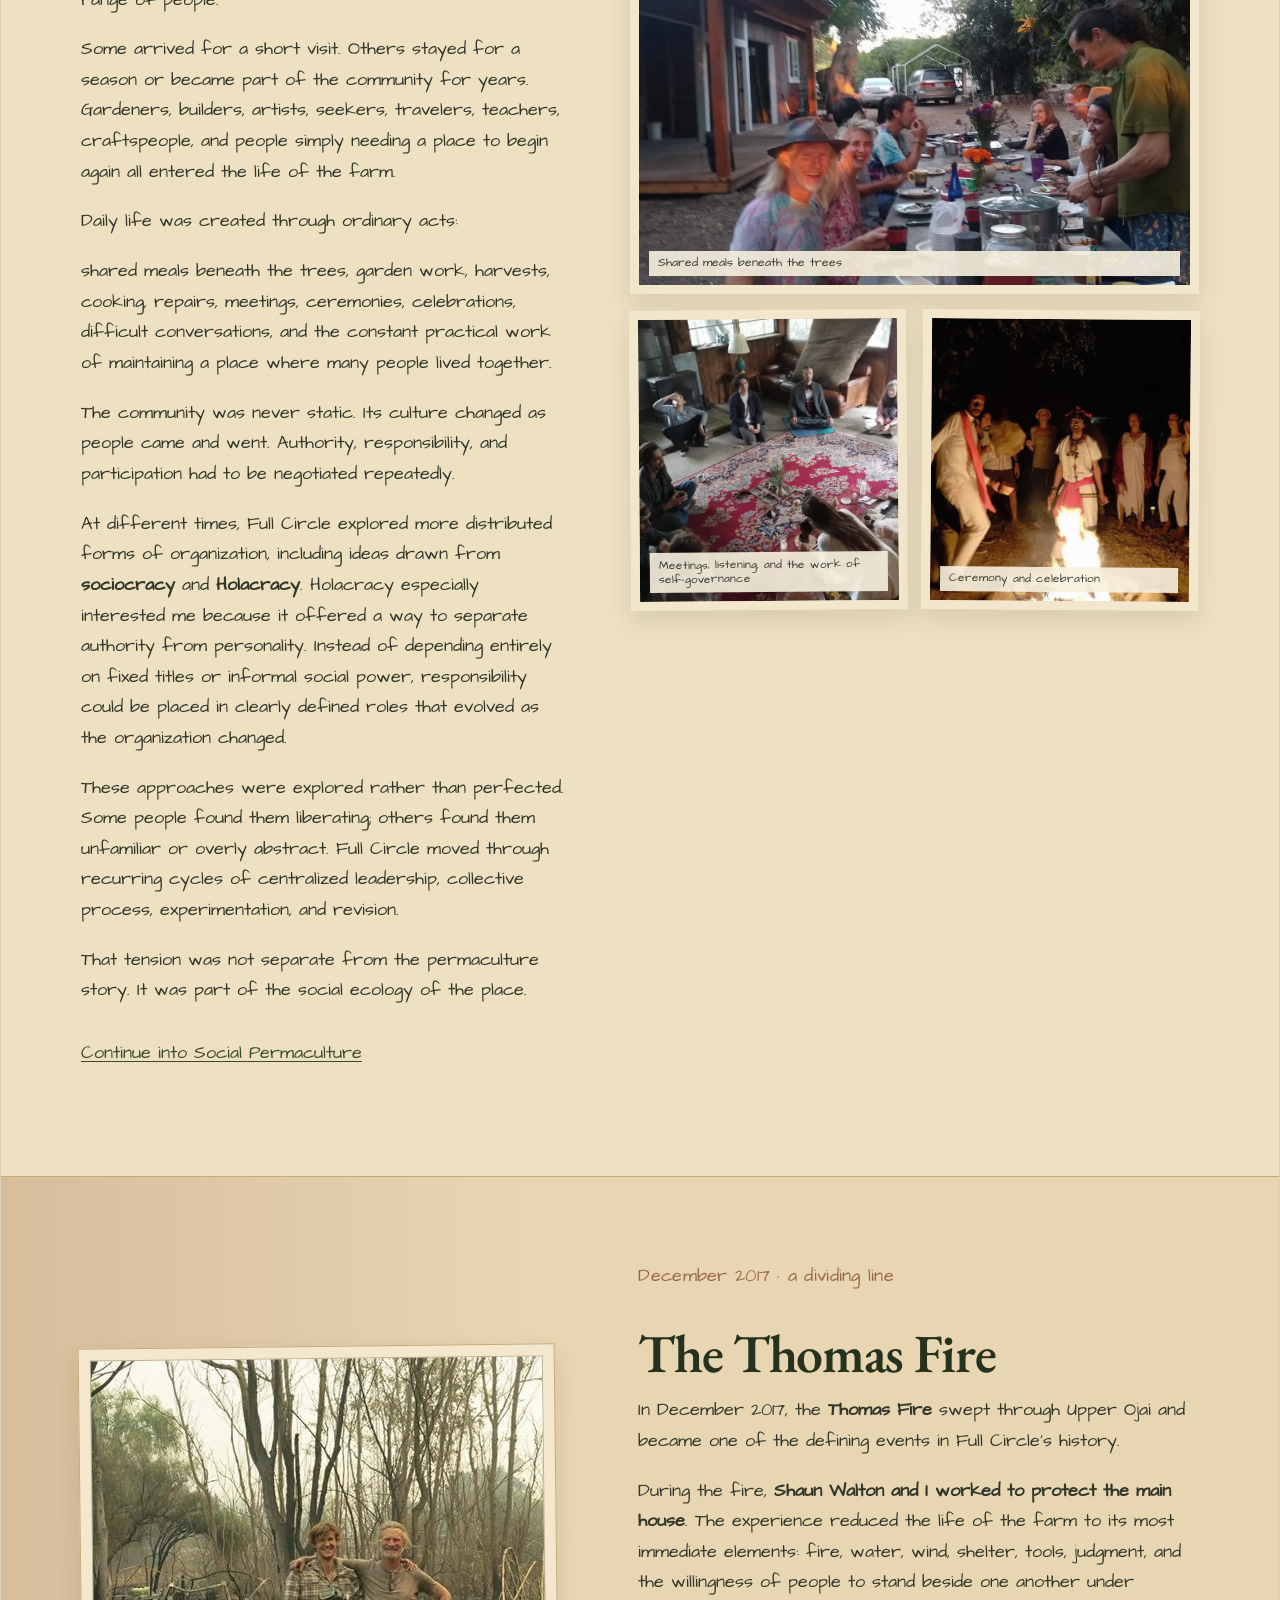
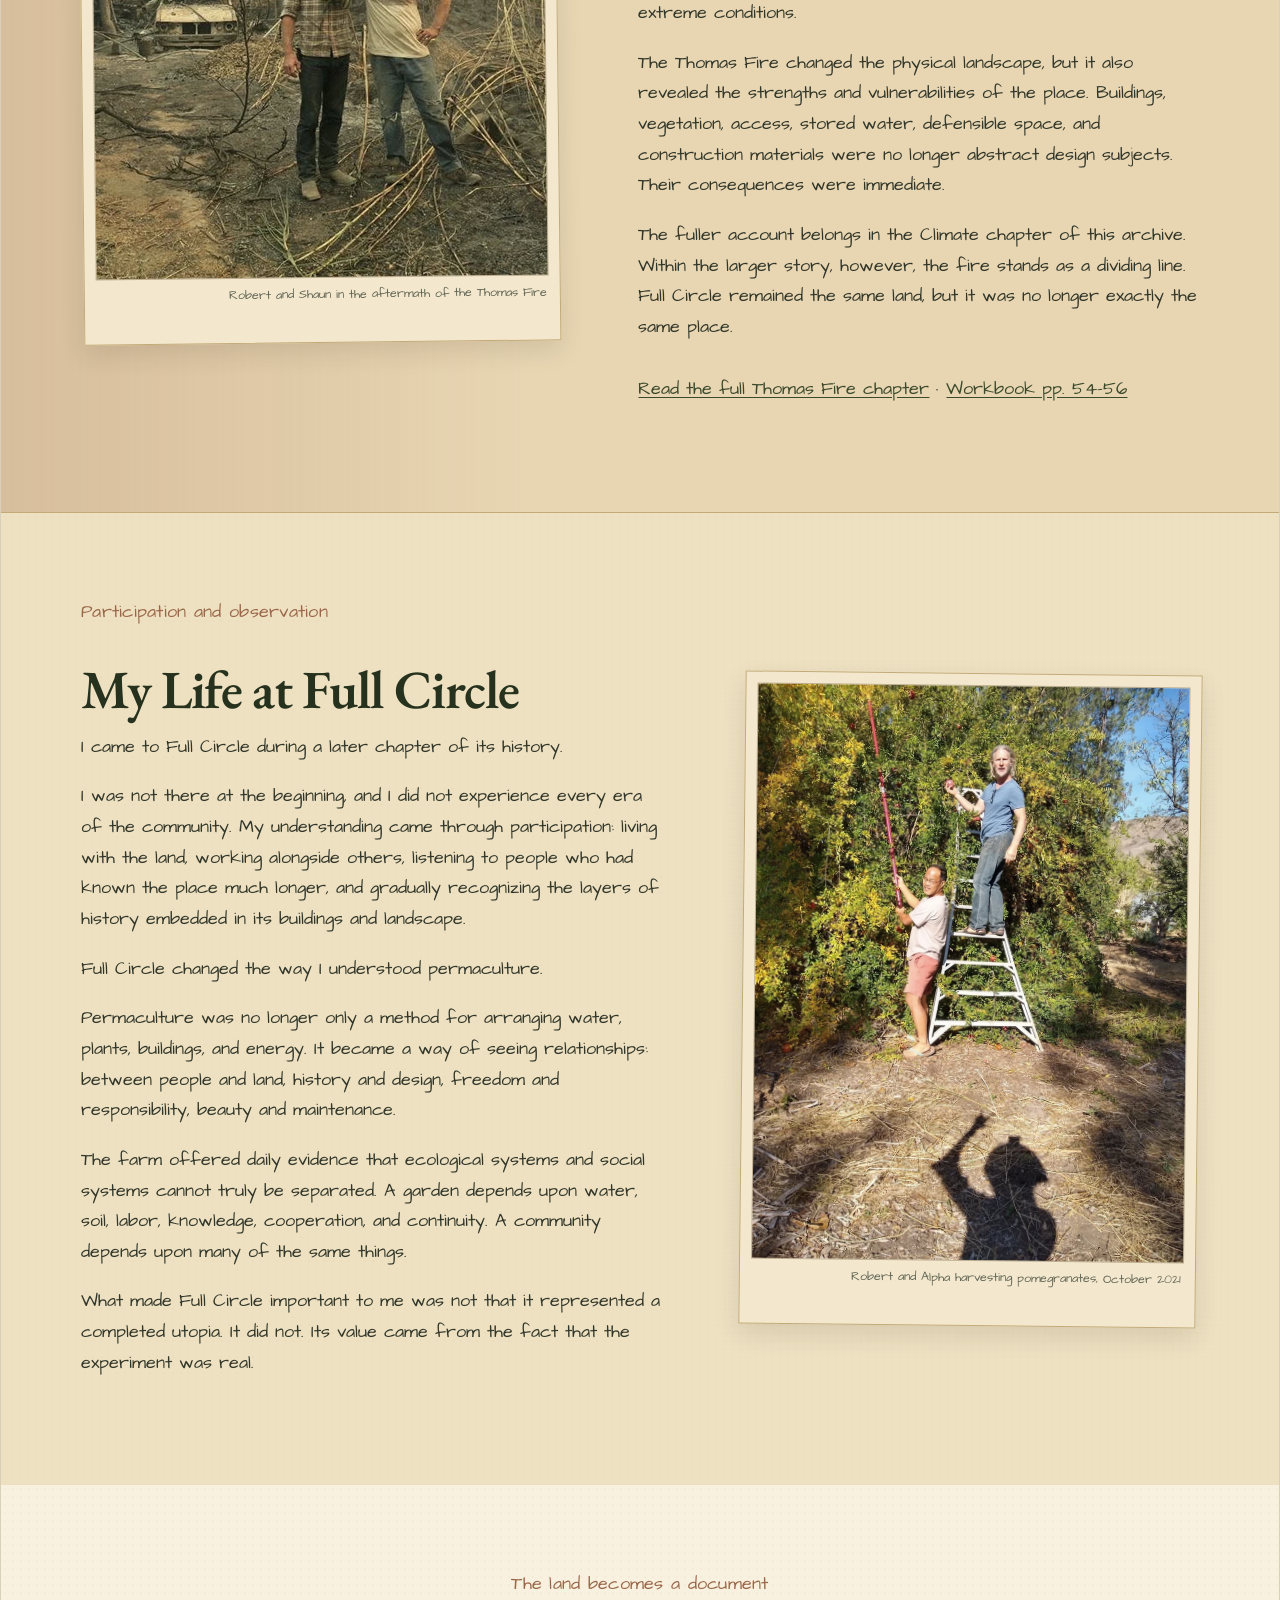
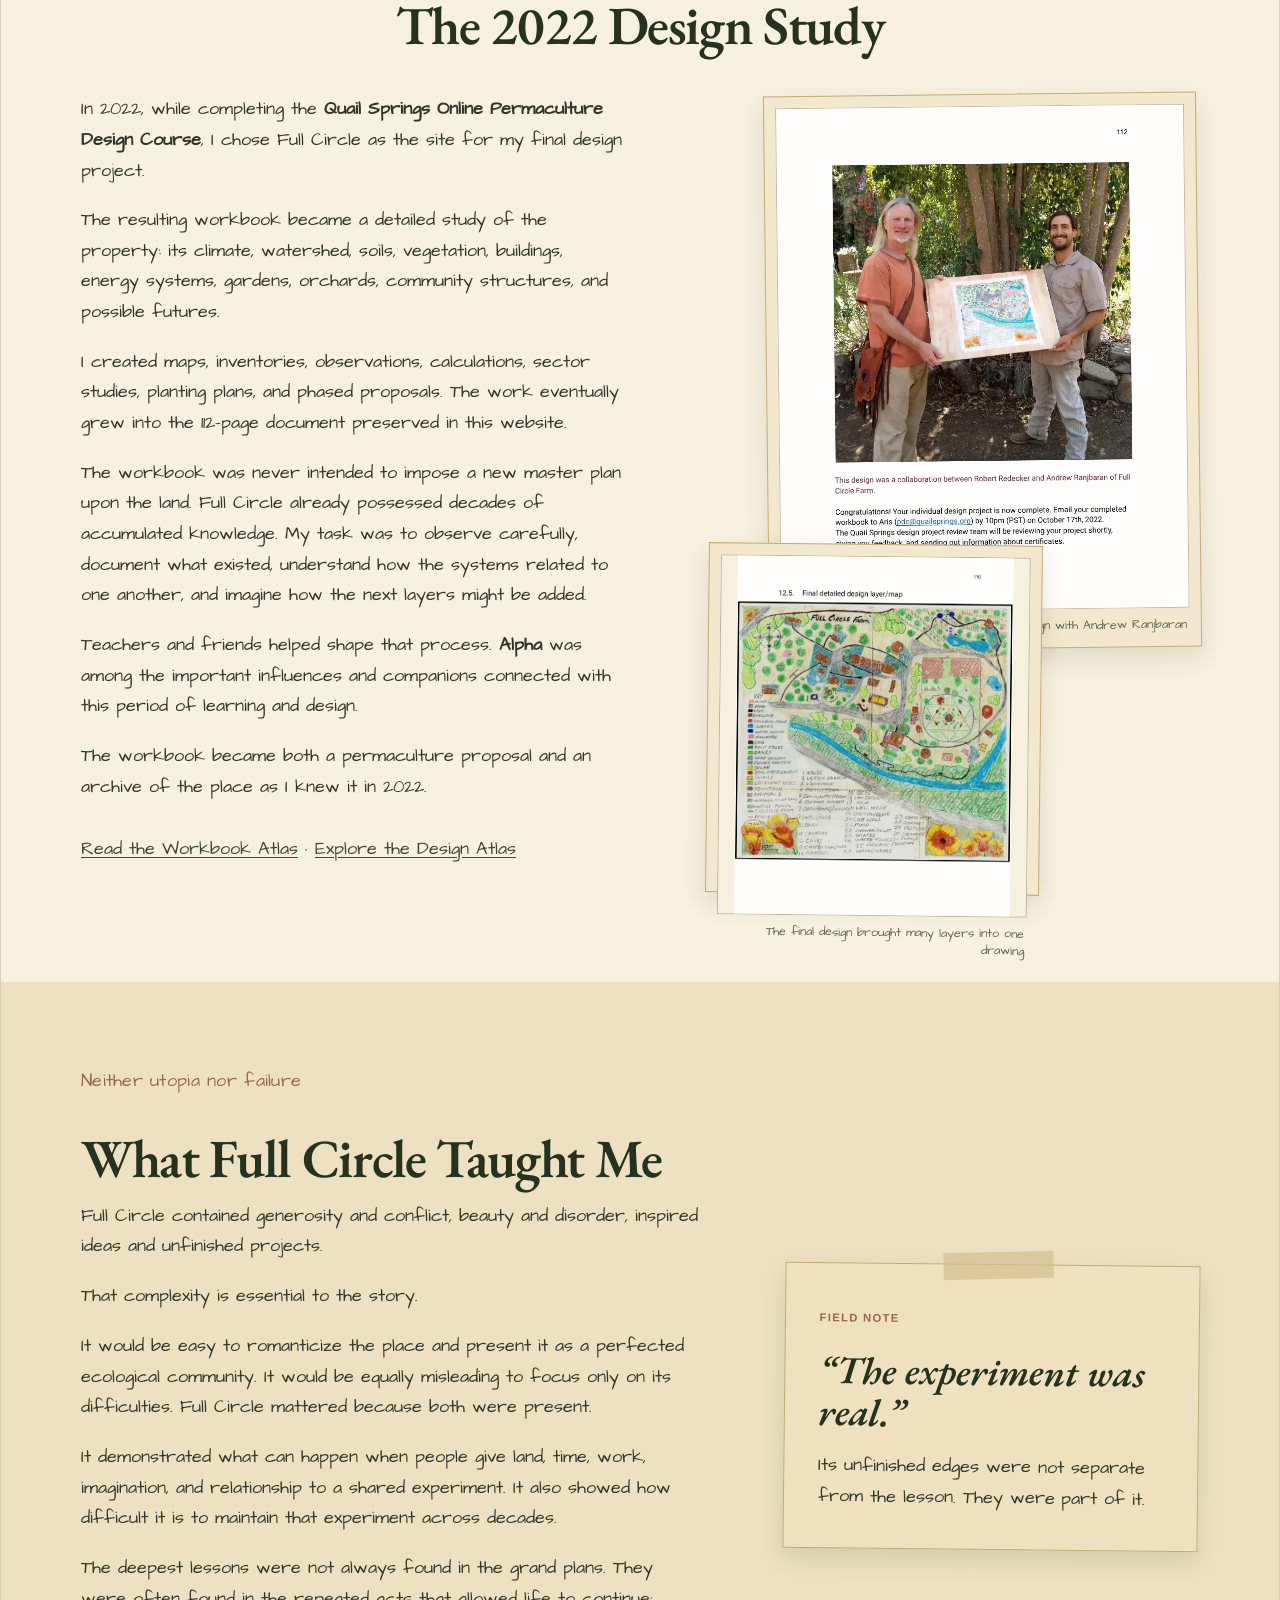
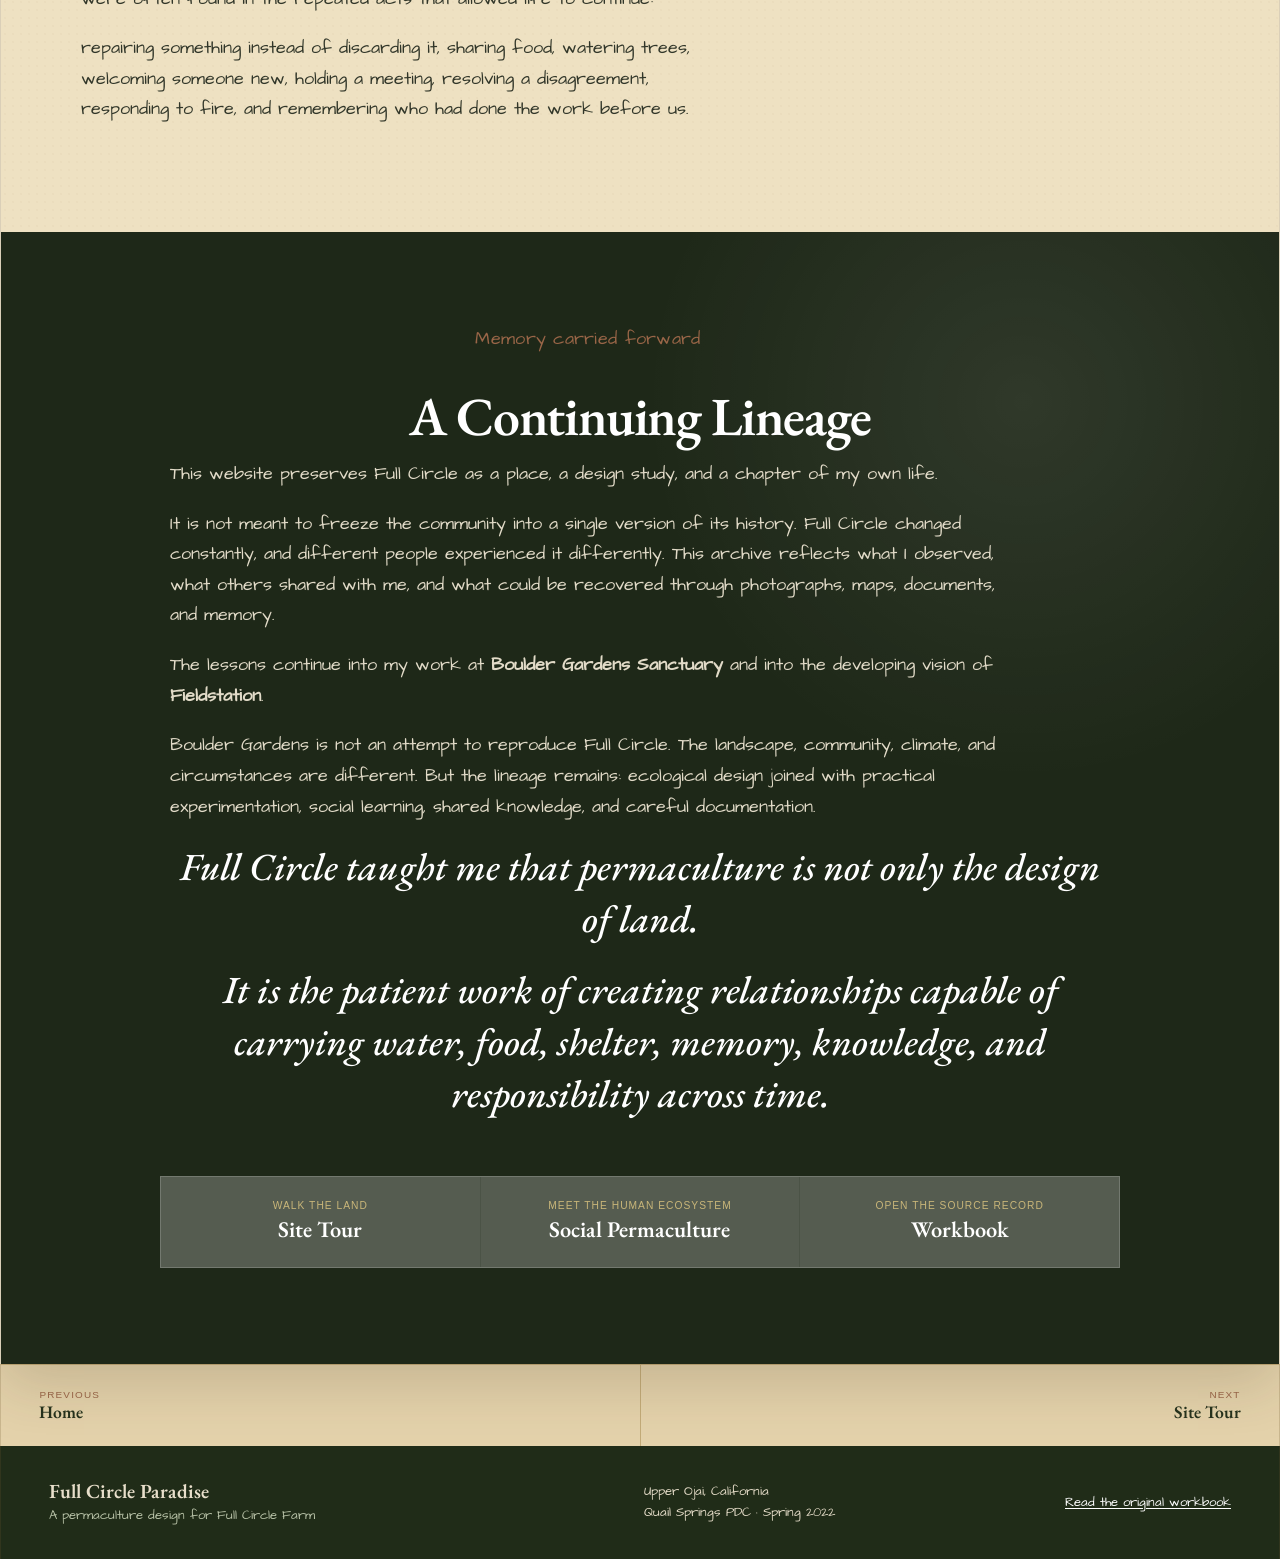
<file: story.html>
<!doctype html>
<html lang="en">
<head>
<meta name="robots" content="noindex, nofollow, noarchive">
  <meta charset="utf-8">
  <meta name="viewport" content="width=device-width, initial-scale=1">
  <meta name="theme-color" content="#334325">
  <meta name="description" content="The story of Full Circle Paradise: Bob Goddard, Jaya, four decades of community life, the Thomas Fire, the 2022 design study and the continuing lineage into Boulder Gardens and Fieldstation.">
  <title>The Story · Full Circle Paradise</title>
  <link rel="icon" href="favicon.png" type="image/png">
  <link rel="stylesheet" href="style.css">
  <link rel="stylesheet" href="story-additions.css">
<script src="site.js" defer></script>
</head>
<body>
<a class="skip-link" href="#main">Skip to content</a>
<header class="site-header">
  <a class="wordmark" href="index.html" aria-label="Full Circle Paradise home">
    <span>Full Circle Paradise</span>
    <small>Upper Ojai · California · 2022</small>
  </a>
  <button class="menu-button" type="button" aria-expanded="false" aria-controls="primary-nav">Menu</button>
  <nav class="primary-nav" id="primary-nav" aria-label="Primary navigation">
    <a href="index.html">Home</a>
    <a href="story.html" class="active" aria-current="page">The Farm</a>
    <a href="tour.html">Site Tour</a>
    <a href="climate.html">Climate &amp; Ecology</a>
    <a href="water.html">Water</a>
    <a href="food.html">Food &amp; Soil</a>
    <a href="buildings.html">Buildings &amp; Energy</a>
    <a href="social.html">Social Permaculture</a>
    <a href="design.html">The Design</a>
    <a href="photos.html">Photo Archive</a>
    <a href="workbook.html">Workbook</a>
  </nav>
</header>

<main id="main" class="chapter-page story-page story-atlas-page">
  <header class="chapter-hero story-hero">
    <div>
      <p class="chapter-label">Chapter 01 · Place, people and memory</p>
      <h1>The Story of<br>Full Circle Paradise</h1>
      <p class="lede">Four decades of land, community, experiment, and return</p>
    </div>
    <figure>
      <img src="images/story-atlas/bob-goddard-truck.webp" alt="Bob Goddard standing beside an orange vintage pickup truck beneath the trees at Full Circle Farm">
      <figcaption>Bob Goddard at Full Circle Farm</figcaption>
    </figure>
  </header>

  <section class="fact-ribbon story-facts" aria-label="Story milestones">
    <div><strong>Nearly 40 years</strong><span>community history</span></div>
    <div><strong>5.5 acres</strong><span>Upper Ojai</span></div>
    <div><strong>2017</strong><span>Thomas Fire</span></div>
    <div><strong>2022</strong><span>design archive</span></div>
  </section>

  <section class="story-opening paper-section" aria-labelledby="opening-title">
    <div class="opening-copy prose longform">
      <p class="kicker">A living archive</p>
      <h2 id="opening-title">The Story of Full Circle Paradise</h2>
      <p class="dropcap">Full Circle Farm in Upper Ojai was never simply a farm. It was a home, a gathering place, a school, a social experiment, and a landscape shaped by many hands over many years.</p>
      <p>In this archive, I call it <strong>Full Circle Paradise</strong>—not because it was perfect, but because it held a rare concentration of beauty, possibility, human effort, and living memory. Its gardens, orchards, buildings, gatherings, conflicts, friendships, and changing ideas all became part of one evolving organism.</p>
      <p>The story of Full Circle cannot be reduced to a single founder or a single plan. It belongs to the people who began it, the people who sustained it, the people who passed through, and the land itself.</p>
      <nav class="story-index" aria-label="Story contents">
        <a href="#bob">Bob Goddard</a>
        <a href="#jaya">Jaya</a>
        <a href="#community">Community</a>
        <a href="#fire">Thomas Fire</a>
        <a href="#my-life">My experience</a>
        <a href="#design-study">2022 design study</a>
        <a href="#lessons">Lessons</a>
        <a href="#lineage">Continuing lineage</a>
      </nav>
    </div>
    <div class="opening-collage" aria-label="Full Circle places and community life">
      <figure class="journal-photo house-photo tilt-left">
        <img src="images/story-atlas/main-house.webp" alt="The shaded entrance and porch of the main house at Full Circle Farm" data-lightbox>
        <figcaption>The shared heart of the farm</figcaption>
      </figure>
      <figure class="journal-photo supper-photo tilt-right">
        <img src="images/story-atlas/community-supper.webp" alt="Residents and friends sharing a long outdoor supper beneath the trees" data-lightbox>
        <figcaption>Life gathered around the long table</figcaption>
      </figure>
    </div>
  </section>

  <section class="story-section founder-section" id="bob" aria-labelledby="bob-title">
    <div class="founder-copy prose longform">
      <p class="kicker">Founder · vision and permission</p>
      <h2 id="bob-title">Bob Goddard</h2>
      <p><strong>Bob Goddard founded Full Circle Farm and gave the place its original center of gravity.</strong></p>
      <p>His vision helped set decades of activity in motion: gardens, small dwellings, workshops, gatherings, ceremonies, experiments in community, and an openness to people searching for another way to live.</p>
      <p>Bob was not a distant founder whose influence existed only in the past. His personality was part of the atmosphere of the place. He brought warmth, imagination, humor, ceremony, and a willingness to allow Full Circle to become something unconventional.</p>
      <p>The farm reflected that spirit. It was handmade rather than polished, layered rather than planned all at once. Buildings, gardens, paths, and relationships accumulated over time. Some things worked beautifully. Others remained unfinished, changed direction, or were absorbed into the next chapter.</p>
      <p>That incompleteness was part of Full Circle’s character. It was never a finished model placed behind glass. It was alive.</p>
      <p class="source-centered"><a class="source-link" href="documents/full-circle-paradise-workbook.pdf#page=40" target="_blank" rel="noopener">Community origins, workbook p. 40</a></p>
    </div>
    <div class="bob-gallery">
      <figure class="journal-photo bob-embrace">
        <img src="images/story-atlas/bob-goddard-embrace.webp" alt="Bob Goddard smiling while embracing another white-bearded community member during a celebration" data-lightbox>
        <figcaption>Bob during a moment of celebration and affection</figcaption>
      </figure>
      <figure class="journal-photo bob-truck-small">
        <img src="images/story-atlas/bob-goddard-truck.webp" alt="Bob Goddard standing beside an orange vintage pickup truck at Full Circle Farm" data-lightbox>
        <figcaption>Founder, steward, and one of the central figures in the life of the land</figcaption>
      </figure>
    </div>
  </section>

  <section class="story-section jaya-section" id="jaya" aria-labelledby="jaya-title">
    <div class="jaya-visuals">
      <figure class="jaya-context-photo jaya-portrait-photo">
        <img src="images/story-atlas/jaya-portrait.webp" alt="Portrait of Deanna Jaya Nakosteen outdoors at Full Circle Farm" data-lightbox>
        <figcaption>Deanna Jaya Nakosteen</figcaption>
      </figure>
      <figure class="jaya-yellow-car-photo">
        <img src="images/story-atlas/jaya-yellow-car.webp" alt="Jaya seated in the driver’s seat of her large yellow car beneath an oak tree" data-lightbox>
        <figcaption>The yellow car used for the weekly farmers-market and grocery run</figcaption>
      </figure>
    </div>
    <div class="jaya-copy prose longform">
      <p class="kicker">Matriarch · continuity and care</p>
      <h2 id="jaya-title">Jaya</h2>
      <p>If Bob helped begin Full Circle, <strong>Jaya helped it endure</strong>.</p>
      <p>For most of the community’s nearly forty-year history, Deanna Jaya Nakosteen carried much of its practical and social continuity. She became one of the central people holding the place together across changing generations of residents, visitors, projects, and personalities.</p>
      <p>Her work was concrete and constant. Jaya ran the community food program. Each day, two residents cooked a generous vegetarian meal for everyone and then cleaned the kitchen. Behind that daily rhythm was a larger system that she coordinated: bulk food and household supplies delivered four times a year, big bags of rice and lentils, coconut oil, toilet paper, and an unusually deep inventory of herbs and spices.</p>
      <p>Every Sunday she drove her large yellow car to the Ojai farmers market, often with one person assisting her, and returned with a carload of organic produce. She also stopped at Rainbow Bridge, the local organic market, to fill whatever gaps remained. She maintained this routine for years.</p>
      <p>Jaya also ran the community’s biweekly general meetings. Food, meetings, purchasing, schedules and relationship were not separate tasks; together they formed the infrastructure of belonging.</p>
      <p>Communities are often remembered through founders and dramatic events, but their survival usually depends upon repeated forms of care: maintaining relationships, preserving memory, helping new people find their place, feeding people well, and continuing when enthusiasm fades.</p>
      <p>Any account that names Bob but leaves out Jaya would misunderstand how Full Circle survived as a community. Her long stewardship made her one of the most important people in the history of the place and one of its clearest living links between past and present.</p>
      <aside class="jaya-book-note">
        <img src="images/story-atlas/creating-community-cover.webp" alt="Cover of Creating Community Wherever You Are by Deanna Jaya Nakosteen" data-lightbox>
        <div>
          <span>Published in 2018</span>
          <h3><cite>Creating Community Wherever You Are</cite></h3>
          <p>Jaya’s book carries the lessons of more than thirty years in intentional community beyond Full Circle: shared food, communication, cooperation, belonging, and practical ways to create community wherever one lives.</p>
        </div>
      </aside>
      <p class="source-centered"><a class="source-link light-source" href="documents/full-circle-paradise-workbook.pdf#page=102" target="_blank" rel="noopener">Social Permaculture Reflections, workbook p. 102</a> · <a class="source-link light-source" href="social.html#jaya">Jaya’s food and meeting systems</a></p>
    </div>
  </section>

  <section class="story-section community-section paper-section" id="community" aria-labelledby="community-title">
    <header class="section-heading left-heading story-heading">
      <p class="kicker">A human ecosystem</p>
      <h2 id="community-title">A Community in Motion</h2>
    </header>
    <div class="community-copy prose longform">
      <p>Over the years, Full Circle attracted an extraordinary range of people.</p>
      <p>Some arrived for a short visit. Others stayed for a season or became part of the community for years. Gardeners, builders, artists, seekers, travelers, teachers, craftspeople, and people simply needing a place to begin again all entered the life of the farm.</p>
      <p>Daily life was created through ordinary acts:</p>
      <p>shared meals beneath the trees, garden work, harvests, cooking, repairs, meetings, ceremonies, celebrations, difficult conversations, and the constant practical work of maintaining a place where many people lived together.</p>
      <p>The community was never static. Its culture changed as people came and went. Authority, responsibility, and participation had to be negotiated repeatedly.</p>
      <p>At different times, Full Circle explored more distributed forms of organization, including ideas drawn from <strong>sociocracy</strong> and <strong>Holacracy</strong>. Holacracy especially interested me because it offered a way to separate authority from personality. Instead of depending entirely on fixed titles or informal social power, responsibility could be placed in clearly defined roles that evolved as the organization changed.</p>
      <p>These approaches were explored rather than perfected. Some people found them liberating; others found them unfamiliar or overly abstract. Full Circle moved through recurring cycles of centralized leadership, collective process, experimentation, and revision.</p>
      <p>That tension was not separate from the permaculture story. It was part of the social ecology of the place.</p>
      <p class="source-centered"><a class="source-link" href="social.html#governance">Continue into Social Permaculture</a></p>
    </div>
    <div class="community-story-mosaic">
      <figure class="mosaic-supper">
        <img src="images/story-atlas/community-supper.webp" alt="A long shared supper beneath the trees at Full Circle Farm" data-lightbox>
        <figcaption>Shared meals beneath the trees</figcaption>
      </figure>
      <figure class="mosaic-circle">
        <img src="images/story-atlas/meeting-circle.webp" alt="A community meeting circle inside the shared house" data-lightbox>
        <figcaption>Meetings, listening, and the work of self-governance</figcaption>
      </figure>
      <figure class="mosaic-fire">
        <img src="images/story-atlas/fire-ceremony.webp" alt="Community members singing and dancing around a nighttime ceremonial fire" data-lightbox>
        <figcaption>Ceremony and celebration</figcaption>
      </figure>
    </div>
  </section>

  <section class="story-section fire-story-section" id="fire" aria-labelledby="fire-title">
    <div class="fire-image-wrap">
      <figure class="journal-photo fire-photo-story">
        <img src="images/story-atlas/thomas-fire.webp" alt="Robert Redecker and Shaun Walton standing in the burned landscape at Full Circle Paradise after the Thomas Fire" data-lightbox>
        <figcaption>Robert and Shaun in the aftermath of the Thomas Fire</figcaption>
      </figure>
    </div>
    <div class="fire-copy prose longform">
      <p class="kicker">December 2017 · a dividing line</p>
      <h2 id="fire-title">The Thomas Fire</h2>
      <p>In December 2017, the <strong>Thomas Fire</strong> swept through Upper Ojai and became one of the defining events in Full Circle’s history.</p>
      <p>During the fire, <strong>Shaun Walton and I worked to protect the main house</strong>. The experience reduced the life of the farm to its most immediate elements: fire, water, wind, shelter, tools, judgment, and the willingness of people to stand beside one another under extreme conditions.</p>
      <p>The Thomas Fire changed the physical landscape, but it also revealed the strengths and vulnerabilities of the place. Buildings, vegetation, access, stored water, defensible space, and construction materials were no longer abstract design subjects. Their consequences were immediate.</p>
      <p>The fuller account belongs in the Climate chapter of this archive. Within the larger story, however, the fire stands as a dividing line. Full Circle remained the same land, but it was no longer exactly the same place.</p>
      <p class="source-centered"><a class="source-link" href="climate.html#fire">Read the full Thomas Fire chapter</a> · <a class="source-link" href="documents/full-circle-paradise-workbook.pdf#page=54" target="_blank" rel="noopener">Workbook pp. 54–56</a></p>
    </div>
  </section>

  <section class="story-section my-life-section paper-section" id="my-life" aria-labelledby="my-life-title">
    <div class="my-life-copy prose longform">
      <p class="kicker">Participation and observation</p>
      <h2 id="my-life-title">My Life at Full Circle</h2>
      <p>I came to Full Circle during a later chapter of its history.</p>
      <p>I was not there at the beginning, and I did not experience every era of the community. My understanding came through participation: living with the land, working alongside others, listening to people who had known the place much longer, and gradually recognizing the layers of history embedded in its buildings and landscape.</p>
      <p>Full Circle changed the way I understood permaculture.</p>
      <p>Permaculture was no longer only a method for arranging water, plants, buildings, and energy. It became a way of seeing relationships: between people and land, history and design, freedom and responsibility, beauty and maintenance.</p>
      <p>The farm offered daily evidence that ecological systems and social systems cannot truly be separated. A garden depends upon water, soil, labor, knowledge, cooperation, and continuity. A community depends upon many of the same things.</p>
      <p>What made Full Circle important to me was not that it represented a completed utopia. It did not. Its value came from the fact that the experiment was real.</p>
    </div>
    <figure class="journal-photo harvest-photo-story tilt-right">
      <img src="images/story-atlas/alpha-robert-harvest.webp" alt="Robert Redecker and Alpha harvesting pomegranates at Full Circle Paradise in October 2021" data-lightbox>
      <figcaption>Robert and Alpha harvesting pomegranates, October 2021</figcaption>
    </figure>
  </section>

  <section class="story-section design-study-section" id="design-study" aria-labelledby="design-study-title">
    <header class="section-heading story-heading">
      <p class="kicker">The land becomes a document</p>
      <h2 id="design-study-title">The 2022 Design Study</h2>
    </header>
    <div class="design-study-grid">
      <div class="design-copy prose longform">
        <p>In 2022, while completing the <strong>Quail Springs Online Permaculture Design Course</strong>, I chose Full Circle as the site for my final design project.</p>
        <p>The resulting workbook became a detailed study of the property: its climate, watershed, soils, vegetation, buildings, energy systems, gardens, orchards, community structures, and possible futures.</p>
        <p>I created maps, inventories, observations, calculations, sector studies, planting plans, and phased proposals. The work eventually grew into the 112-page document preserved in this website.</p>
        <p>The workbook was never intended to impose a new master plan upon the land. Full Circle already possessed decades of accumulated knowledge. My task was to observe carefully, document what existed, understand how the systems related to one another, and imagine how the next layers might be added.</p>
        <p>Teachers and friends helped shape that process. <strong>Alpha</strong> was among the important influences and companions connected with this period of learning and design.</p>
        <p>The workbook became both a permaculture proposal and an archive of the place as I knew it in 2022.</p>
        <p class="source-centered"><a class="source-link" href="workbook.html">Read the Workbook Atlas</a> · <a class="source-link" href="design.html">Explore the Design Atlas</a></p>
      </div>
      <div class="design-images">
        <figure class="journal-photo completion-photo tilt-left">
          <img src="images/story-atlas/design-completion.webp" alt="Robert Redecker and Andrew Ranjbaran holding the completed Full Circle Paradise design map" data-lightbox>
          <figcaption>The completed design with Andrew Ranjbaran</figcaption>
        </figure>
        <figure class="journal-photo final-map-photo tilt-right">
          <img src="images/story-atlas/final-design.webp" alt="The final detailed permaculture design map for Full Circle Paradise" data-lightbox>
          <figcaption>The final design brought many layers into one drawing</figcaption>
        </figure>
      </div>
    </div>
  </section>

  <section class="story-section lessons-section paper-section" id="lessons" aria-labelledby="lessons-title">
    <div class="lessons-copy prose longform">
      <p class="kicker">Neither utopia nor failure</p>
      <h2 id="lessons-title">What Full Circle Taught Me</h2>
      <p>Full Circle contained generosity and conflict, beauty and disorder, inspired ideas and unfinished projects.</p>
      <p>That complexity is essential to the story.</p>
      <p>It would be easy to romanticize the place and present it as a perfected ecological community. It would be equally misleading to focus only on its difficulties. Full Circle mattered because both were present.</p>
      <p>It demonstrated what can happen when people give land, time, work, imagination, and relationship to a shared experiment. It also showed how difficult it is to maintain that experiment across decades.</p>
      <p>The deepest lessons were not always found in the grand plans. They were often found in the repeated acts that allowed life to continue:</p>
      <p>repairing something instead of discarding it, sharing food, watering trees, welcoming someone new, holding a meeting, resolving a disagreement, responding to fire, and remembering who had done the work before us.</p>
    </div>
    <aside class="lessons-note">
      <span>Field note</span>
      <blockquote>“The experiment was real.”</blockquote>
      <p>Its unfinished edges were not separate from the lesson. They were part of it.</p>
    </aside>
  </section>

  <section class="story-section lineage-section" id="lineage" aria-labelledby="lineage-title">
    <div class="lineage-copy prose longform">
      <p class="kicker">Memory carried forward</p>
      <h2 id="lineage-title">A Continuing Lineage</h2>
      <p>This website preserves Full Circle as a place, a design study, and a chapter of my own life.</p>
      <p>It is not meant to freeze the community into a single version of its history. Full Circle changed constantly, and different people experienced it differently. This archive reflects what I observed, what others shared with me, and what could be recovered through photographs, maps, documents, and memory.</p>
      <p>The lessons continue into my work at <strong>Boulder Gardens Sanctuary</strong> and into the developing vision of <strong>Fieldstation</strong>.</p>
      <p>Boulder Gardens is not an attempt to reproduce Full Circle. The landscape, community, climate, and circumstances are different. But the lineage remains: ecological design joined with practical experimentation, social learning, shared knowledge, and careful documentation.</p>
      <p>Full Circle taught me that permaculture is not only the design of land.</p>
      <p>It is the patient work of creating relationships capable of carrying water, food, shelter, memory, knowledge, and responsibility across time.</p>
    </div>
    <div class="lineage-links" aria-label="Continue through the archive">
      <a href="tour.html"><span>Walk the land</span>Site Tour</a>
      <a href="social.html"><span>Meet the human ecosystem</span>Social Permaculture</a>
      <a href="workbook.html"><span>Open the source record</span>Workbook</a>
    </div>
  </section>
</main>

<nav class="chapter-nav" aria-label="Chapter navigation">
  <a class="previous" href="index.html"><span>Previous</span>Home</a>
  <a class="next" href="tour.html"><span>Next</span>Site Tour</a>
</nav>
<footer class="site-footer">
  <div><strong>Full Circle Paradise</strong><br><span>A permaculture design for Full Circle Farm</span></div>
  <div>Upper Ojai, California<br>Quail Springs PDC · Spring 2022</div>
  <a href="documents/full-circle-paradise-workbook.pdf">Read the original workbook</a>
</footer>
<div class="lightbox" hidden aria-hidden="true"><button type="button" aria-label="Close image">×</button><img alt=""><p></p></div>
</body>
</html>
</file>
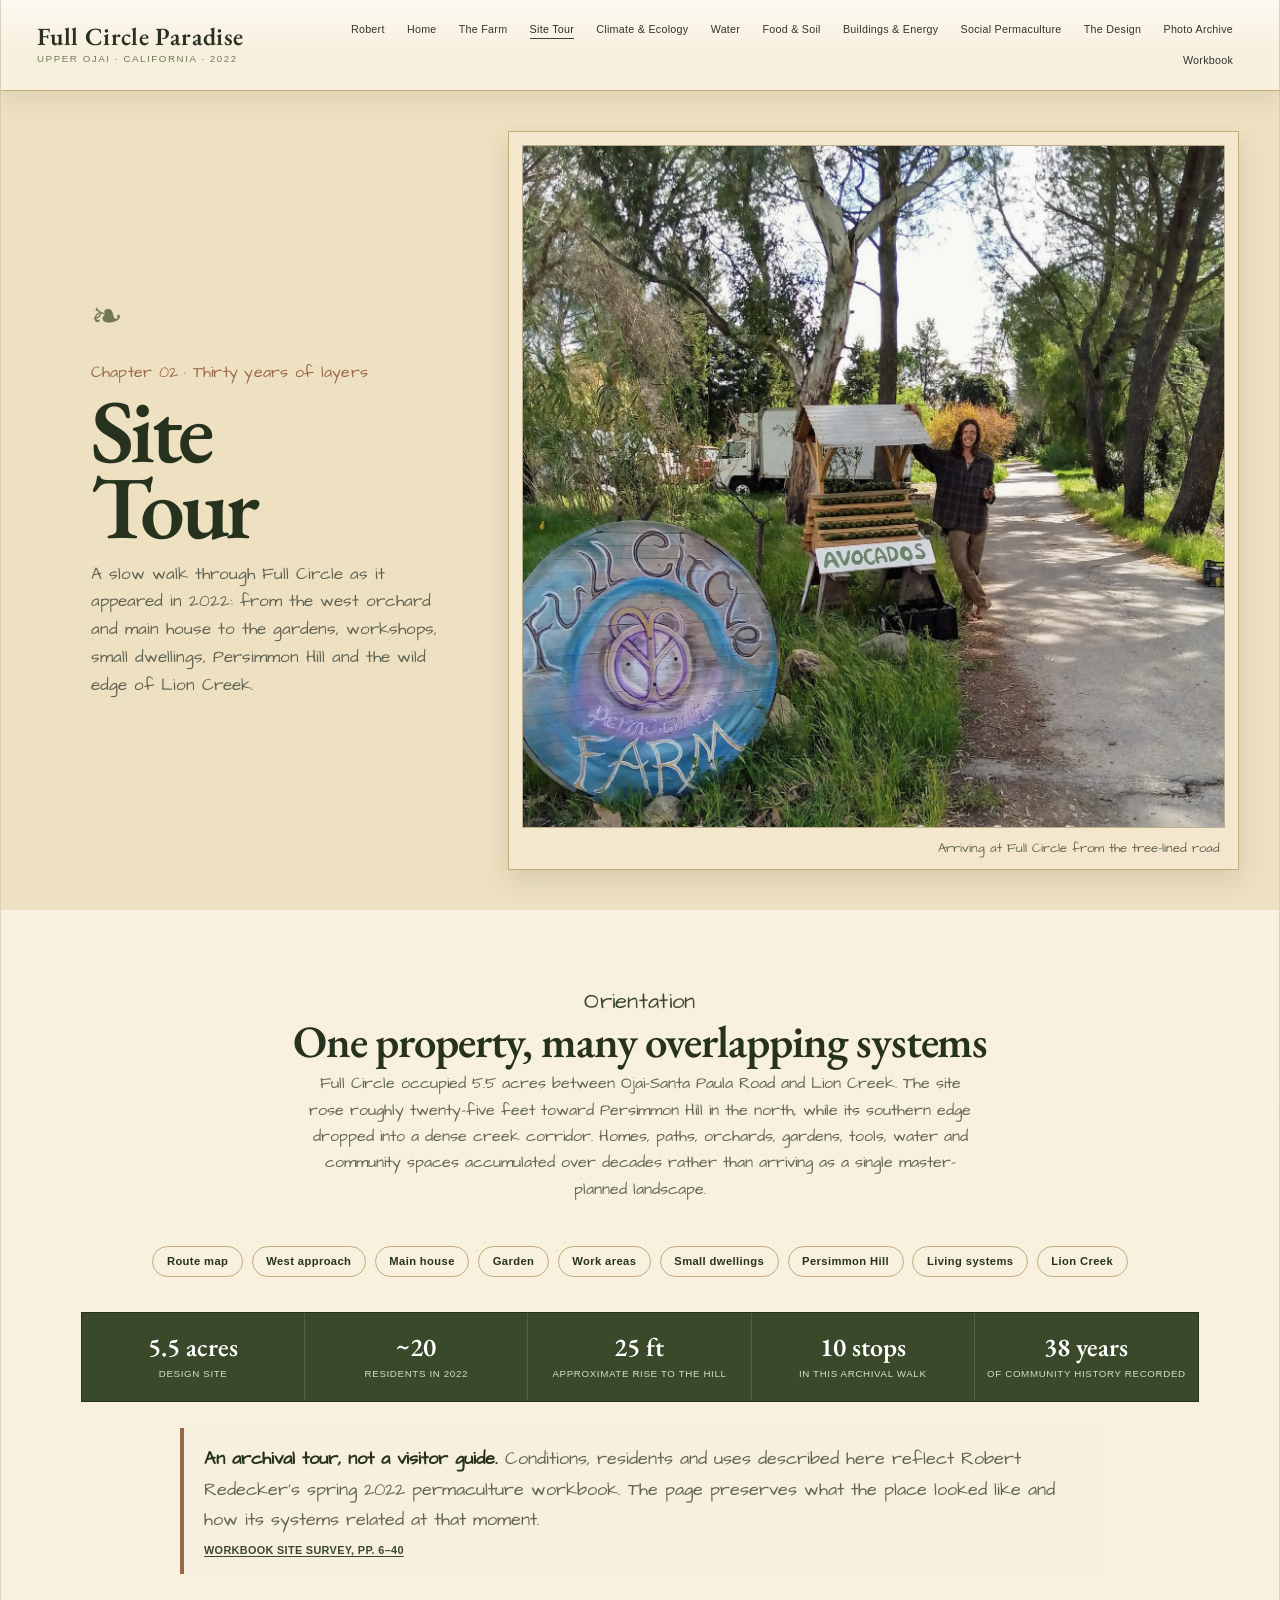
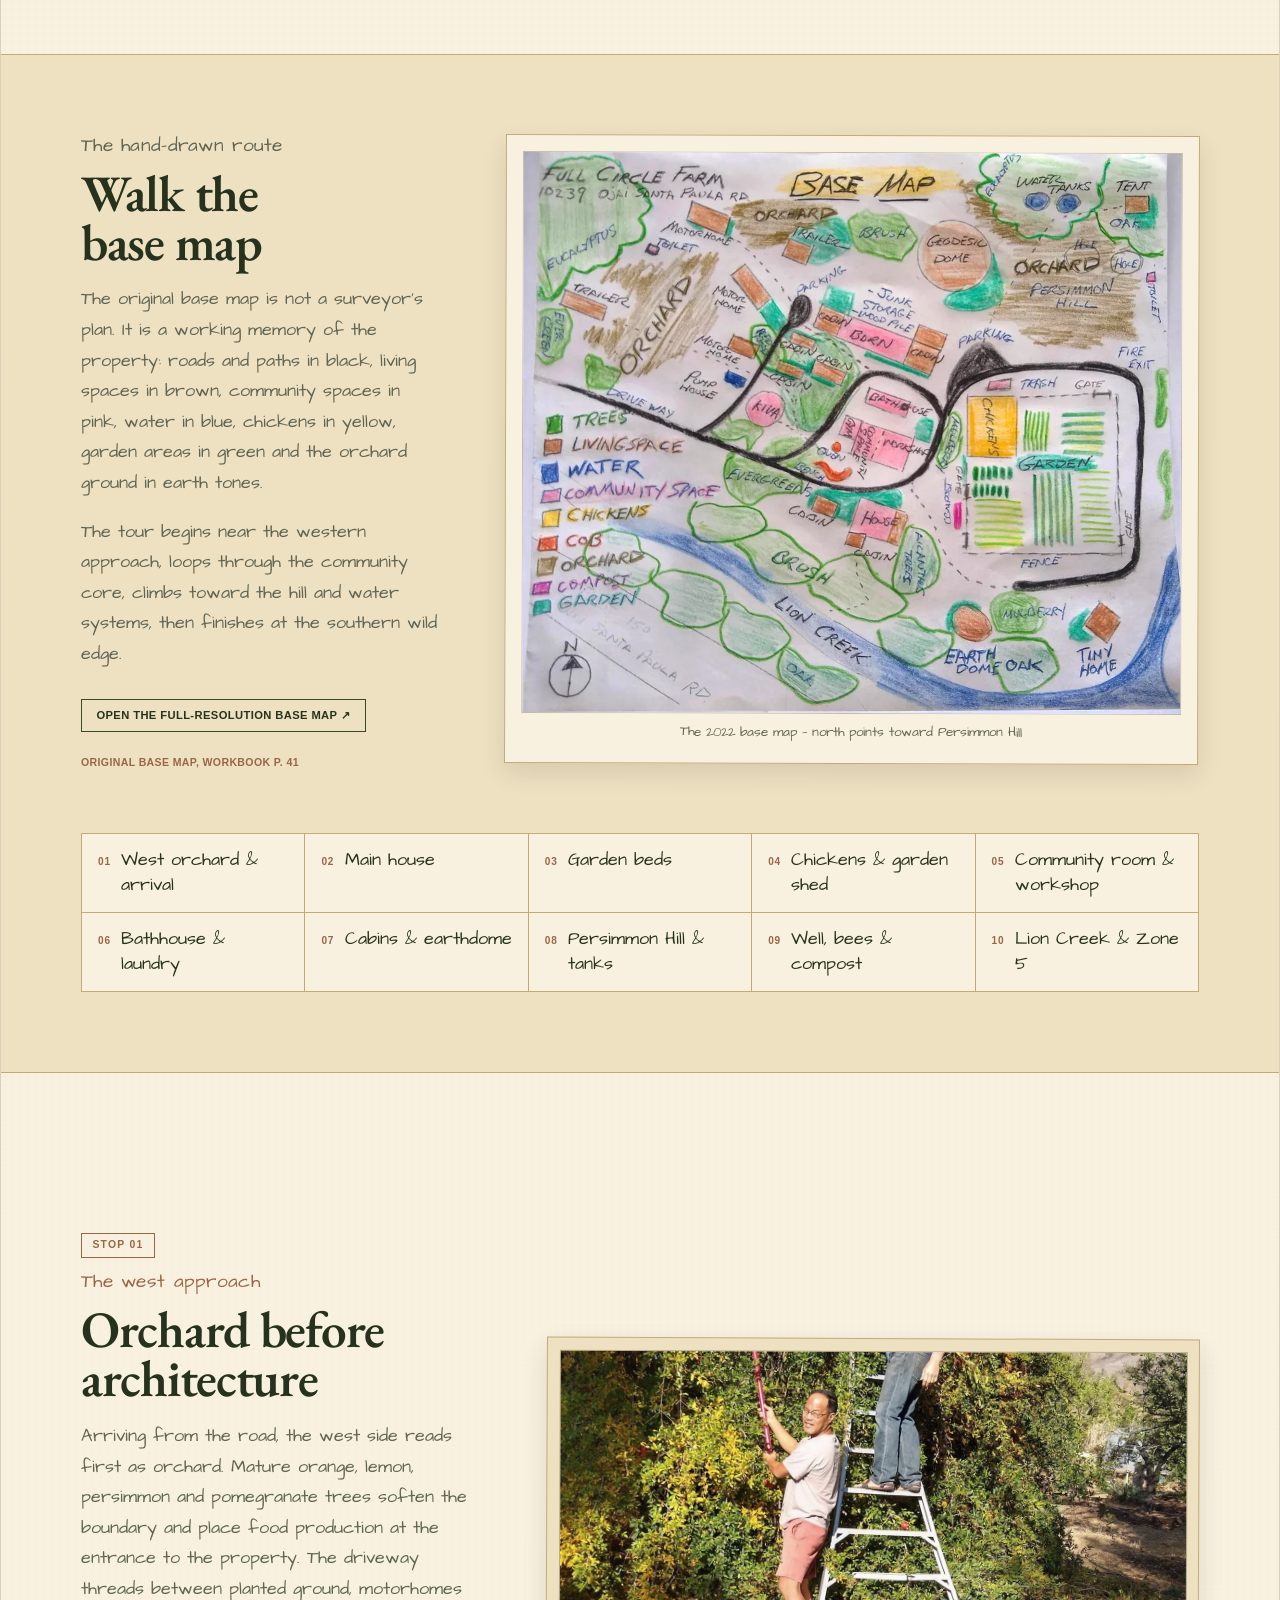
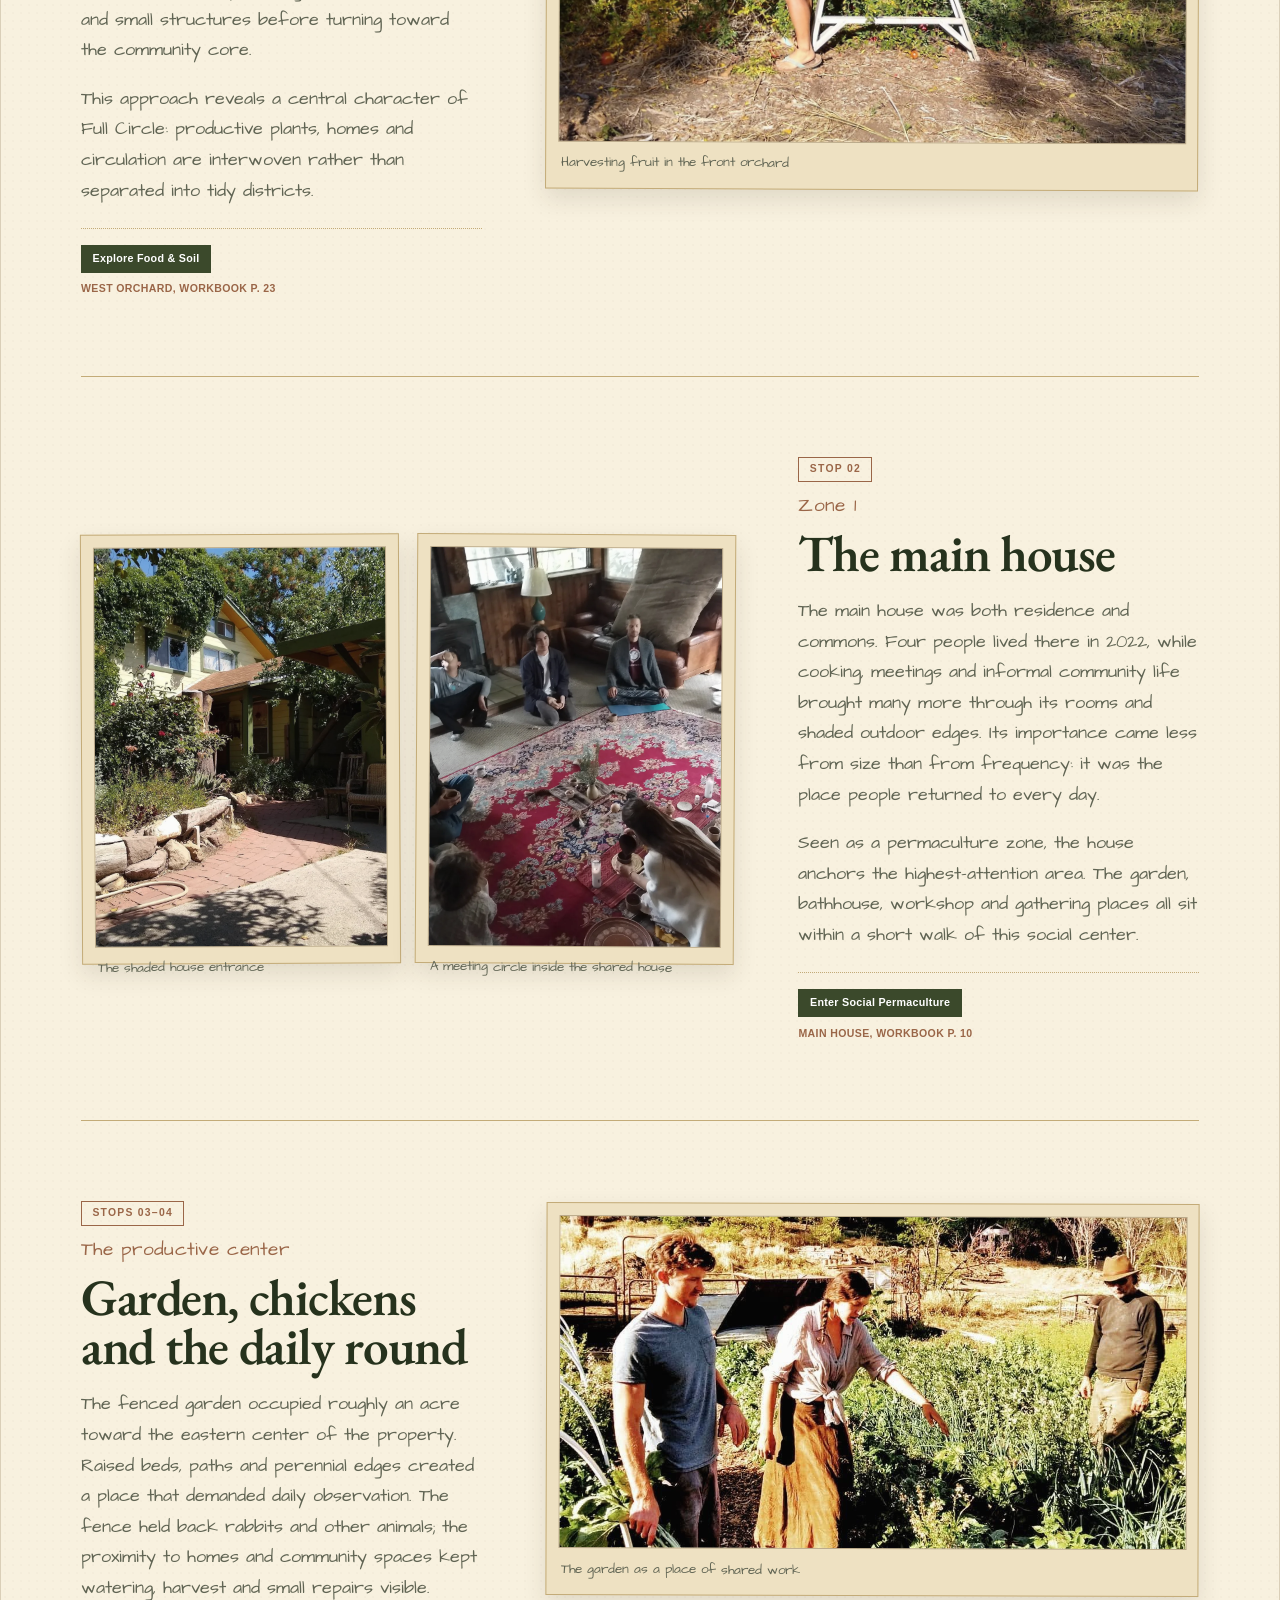
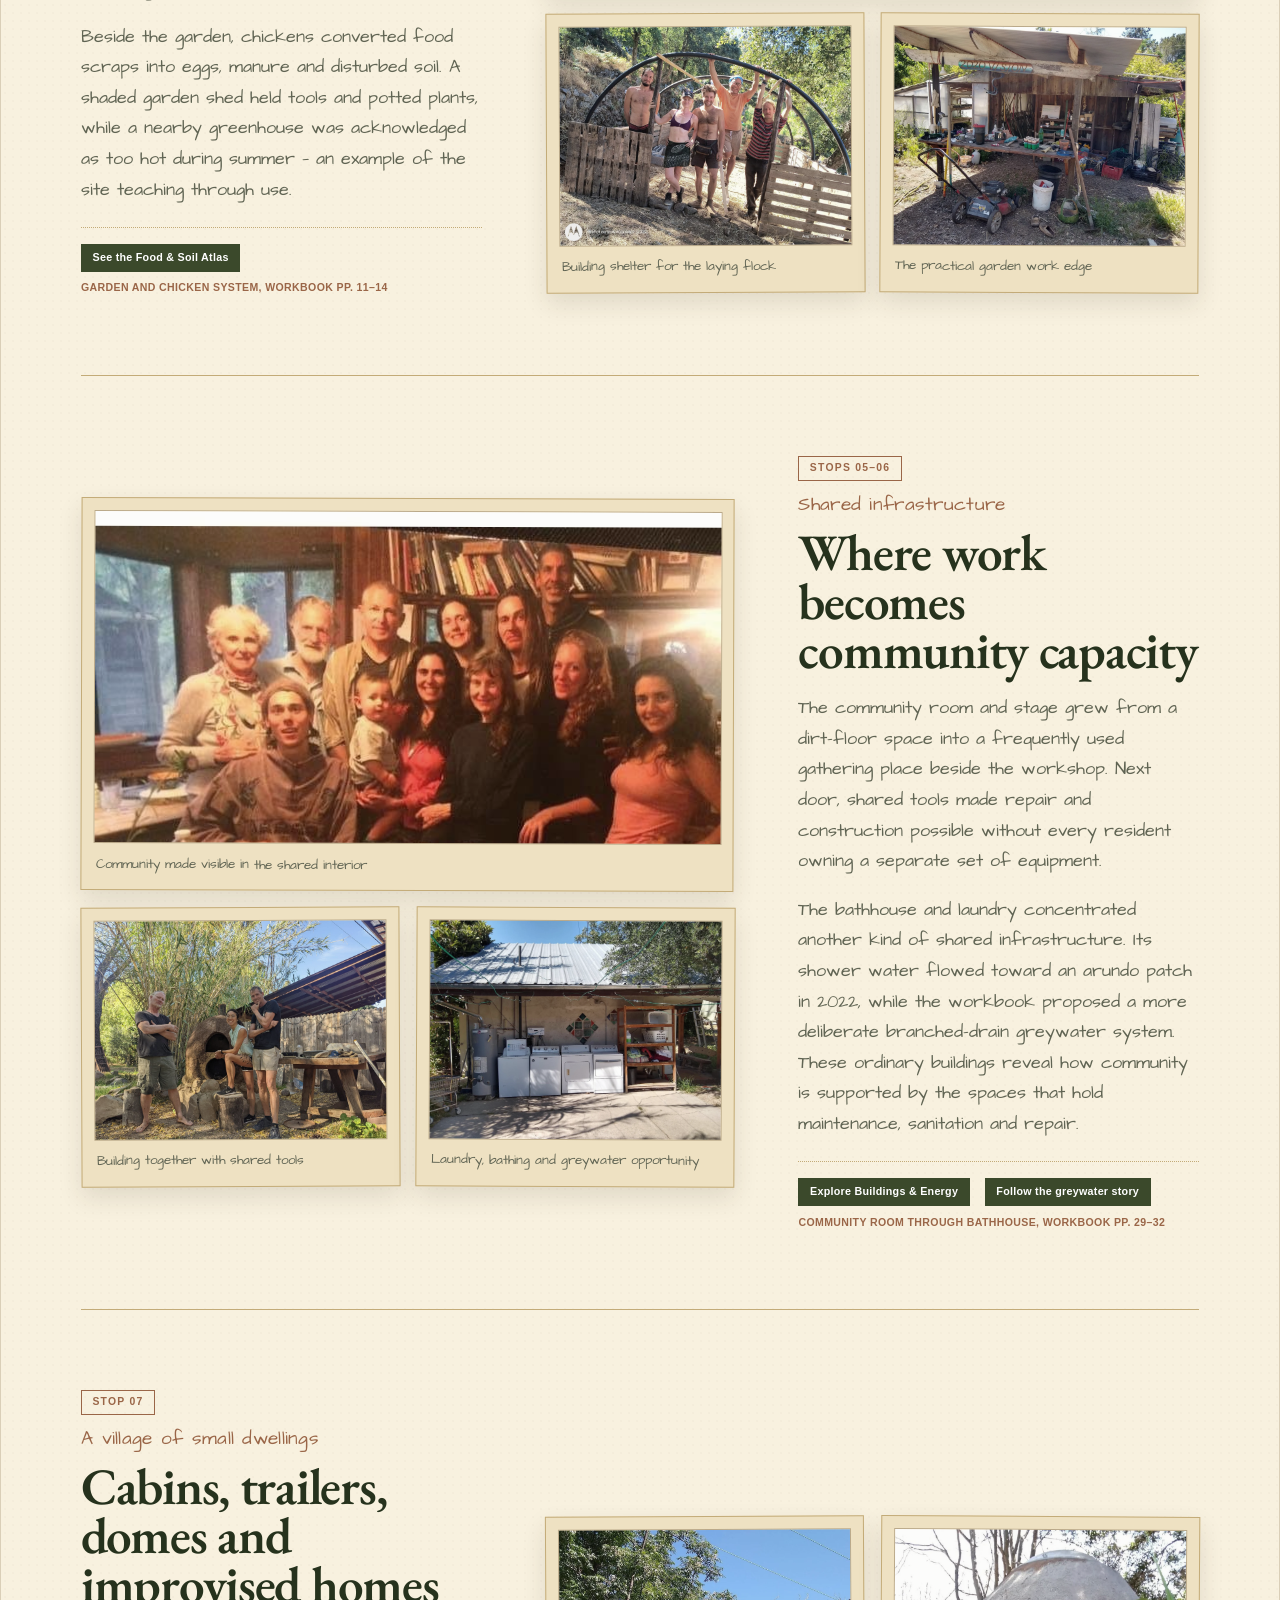
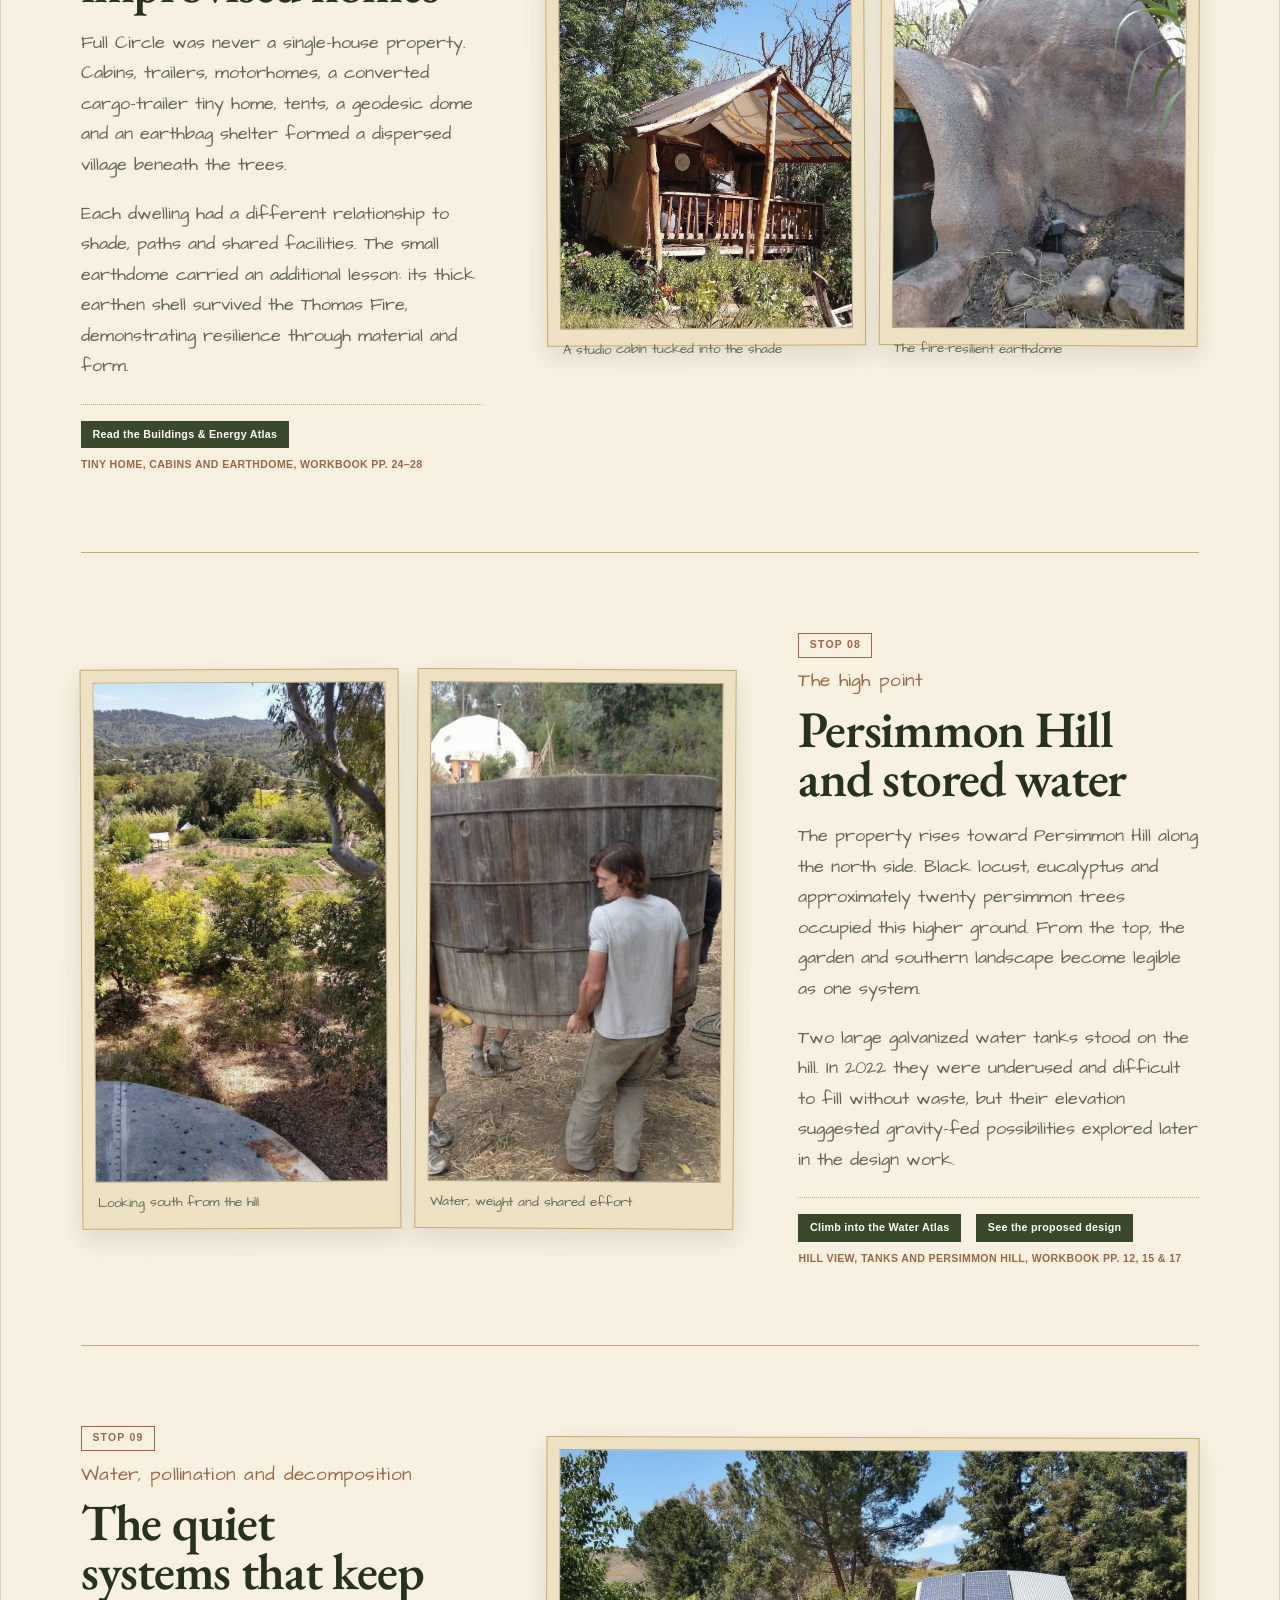
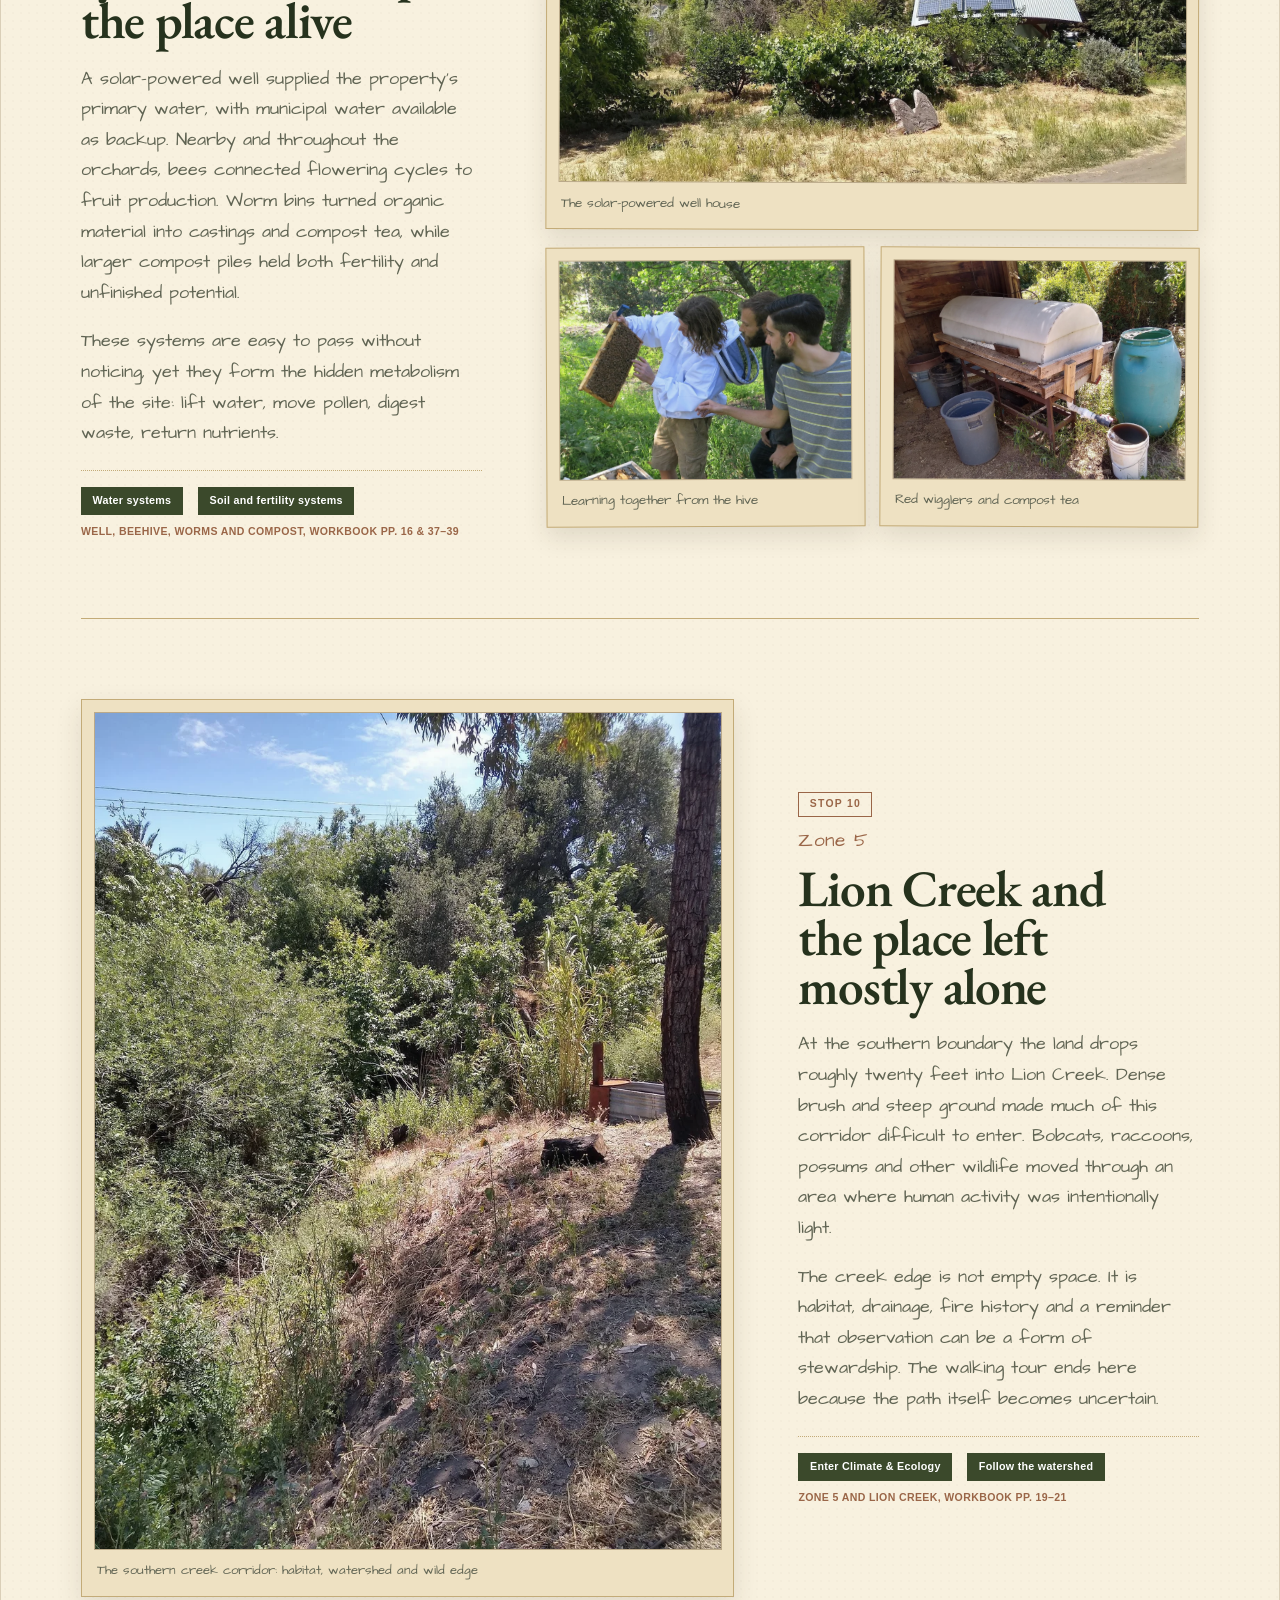
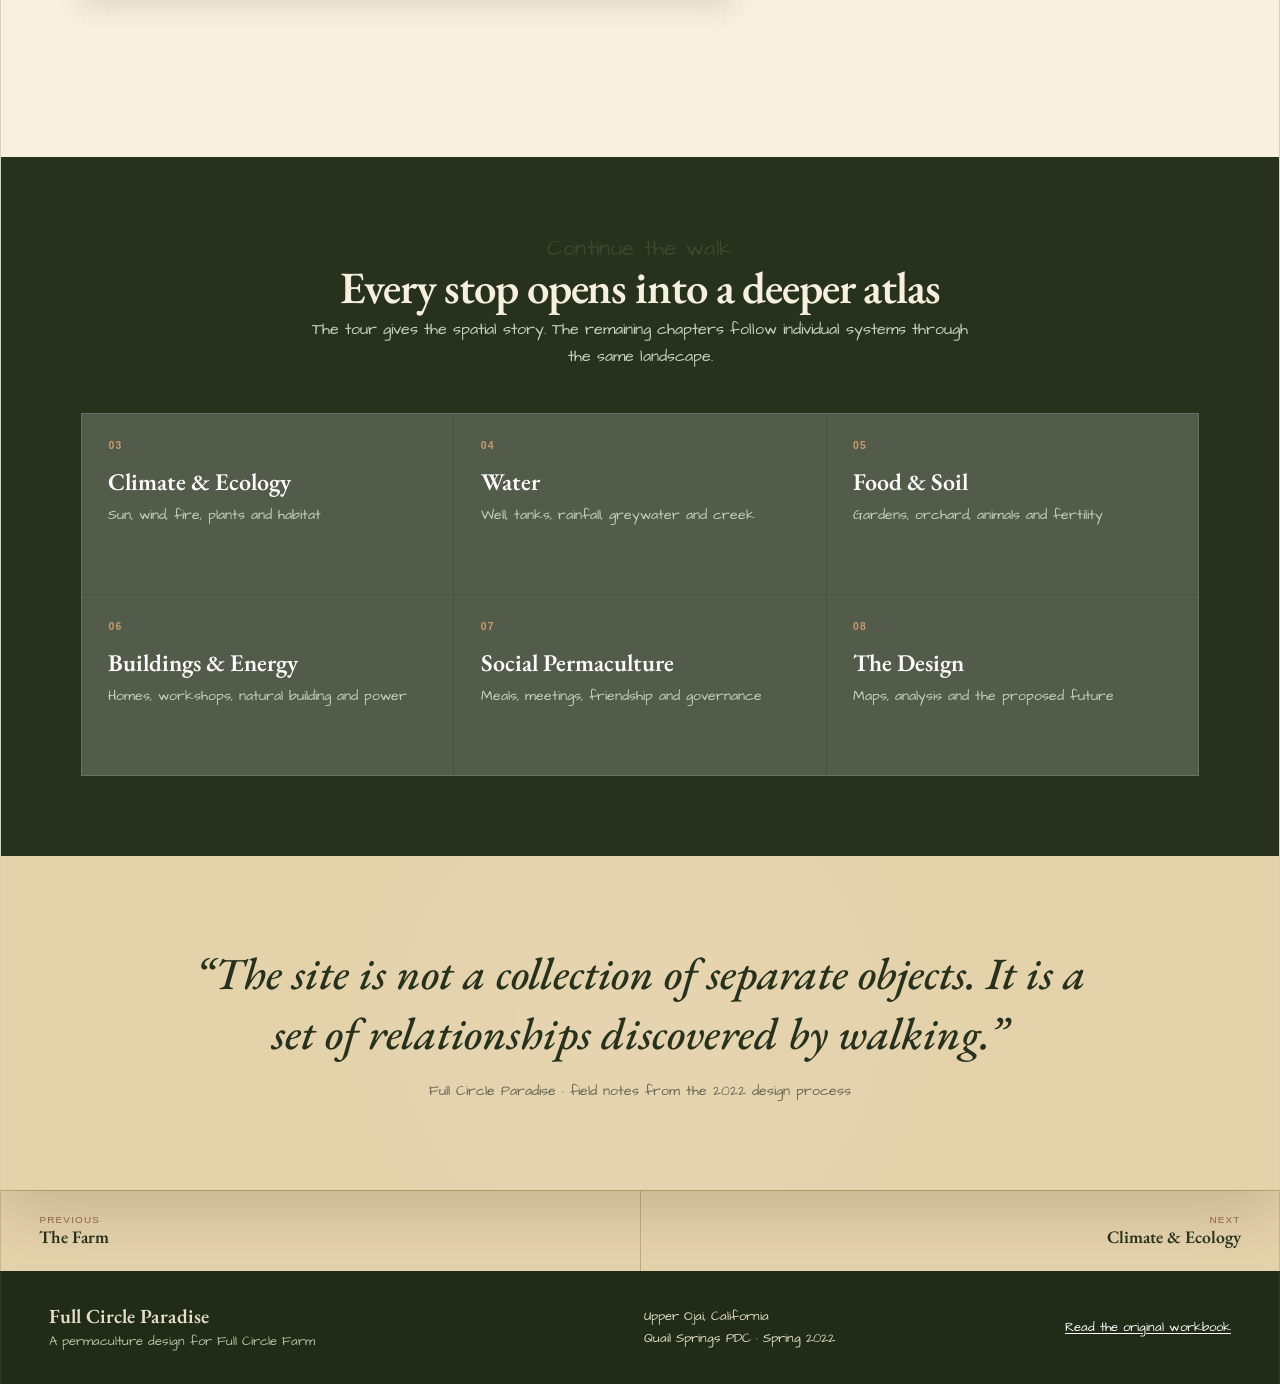
<file: tour.html>
<!doctype html>
<html lang="en">
<head>
<meta name="robots" content="noindex, nofollow, noarchive">
  <meta charset="utf-8">
  <meta name="viewport" content="width=device-width, initial-scale=1">
  <meta name="theme-color" content="#334325">
  <meta name="description" content="An archival walking tour of Full Circle Farm in Upper Ojai: its house, gardens, orchards, workshops, dwellings, water systems and wild Lion Creek edge as documented in 2022.">
  <title>Site Tour Atlas · Full Circle Paradise</title>
  <link rel="icon" href="favicon.png" type="image/png">
  <link rel="stylesheet" href="style.css">
  <link rel="stylesheet" href="tour-additions.css">
<script src="site.js" defer></script>
</head>
<body>
<a class="skip-link" href="#main">Skip to content</a>
<header class="site-header">
  <a class="wordmark" href="index.html" aria-label="Full Circle Paradise home">
    <span>Full Circle Paradise</span>
    <small>Upper Ojai · California · 2022</small>
  </a>
  <button class="menu-button" type="button" aria-expanded="false" aria-controls="primary-nav">Menu</button>
  <nav class="primary-nav" id="primary-nav" aria-label="Primary navigation">
    <a href="index.html">Home</a>
    <a href="story.html">The Farm</a>
    <a href="tour.html" class="active" aria-current="page">Site Tour</a>
    <a href="climate.html">Climate &amp; Ecology</a>
    <a href="water.html">Water</a>
    <a href="food.html">Food &amp; Soil</a>
    <a href="buildings.html">Buildings &amp; Energy</a>
    <a href="social.html">Social Permaculture</a>
    <a href="design.html">The Design</a>
    <a href="photos.html">Photo Archive</a>
    <a href="workbook.html">Workbook</a>
  </nav>
</header>

<main id="main" class="chapter-page tour-atlas-page">
  <header class="chapter-hero tour-hero">
    <div>
      <p class="chapter-label">Chapter 02 · Thirty years of layers</p>
      <h1>Site<br>Tour</h1>
      <p class="lede">A slow walk through Full Circle as it appeared in 2022: from the west orchard and main house to the gardens, workshops, small dwellings, Persimmon Hill and the wild edge of Lion Creek.</p>
    </div>
    <figure>
      <img src="images/people-first/full/tour-farm-entrance.webp" alt="A smiling Full Circle resident beside the roadside farm sign and avocado stand" style="object-position:center 36%;">
      <figcaption>Arriving at Full Circle from the tree-lined road</figcaption>
    </figure>
  </header>

  <section class="tour-opening paper-section" id="orientation" aria-labelledby="orientation-title">
    <header class="section-heading">
      <p class="kicker">Orientation</p>
      <h2 id="orientation-title">One property, many overlapping systems</h2>
      <p>Full Circle occupied 5.5 acres between Ojai–Santa Paula Road and Lion Creek. The site rose roughly twenty-five feet toward Persimmon Hill in the north, while its southern edge dropped into a dense creek corridor. Homes, paths, orchards, gardens, tools, water and community spaces accumulated over decades rather than arriving as a single master-planned landscape.</p>
    </header>

    <nav class="tour-atlas-nav" aria-label="Site tour contents">
      <a href="#map">Route map</a>
      <a href="#west">West approach</a>
      <a href="#house">Main house</a>
      <a href="#garden">Garden</a>
      <a href="#work">Work areas</a>
      <a href="#homes">Small dwellings</a>
      <a href="#hill">Persimmon Hill</a>
      <a href="#living-systems">Living systems</a>
      <a href="#creek">Lion Creek</a>
    </nav>

    <div class="tour-facts" aria-label="Site facts recorded in the workbook">
      <div><strong>5.5 acres</strong><span>design site</span></div>
      <div><strong>~20</strong><span>residents in 2022</span></div>
      <div><strong>25 ft</strong><span>approximate rise to the hill</span></div>
      <div><strong>10 stops</strong><span>in this archival walk</span></div>
      <div><strong>38 years</strong><span>of community history recorded</span></div>
    </div>

    <aside class="archive-note">
      <strong>An archival tour, not a visitor guide.</strong> Conditions, residents and uses described here reflect Robert Redecker’s spring 2022 permaculture workbook. The page preserves what the place looked like and how its systems related at that moment.
      <a href="documents/full-circle-paradise-workbook.pdf#page=6" target="_blank" rel="noopener">Workbook site survey, pp. 6–40</a>
    </aside>
  </section>

  <section class="tour-map-section" id="map" aria-labelledby="map-title">
    <div class="map-copy">
      <p class="kicker">The hand-drawn route</p>
      <h2 id="map-title">Walk the base map</h2>
      <p>The original base map is not a surveyor’s plan. It is a working memory of the property: roads and paths in black, living spaces in brown, community spaces in pink, water in blue, chickens in yellow, garden areas in green and the orchard ground in earth tones.</p>
      <p>The tour begins near the western approach, loops through the community core, climbs toward the hill and water systems, then finishes at the southern wild edge.</p>
      <a class="map-download-link" href="images/tour-atlas/base-map-full.png" target="_blank" rel="noopener">Open the full-resolution base map ↗</a>
      <a class="source-link" href="documents/full-circle-paradise-workbook.pdf#page=41" target="_blank" rel="noopener">Original base map, workbook p. 41</a>
    </div>
    <figure class="route-map">
      <a href="images/tour-atlas/base-map-full.png" target="_blank" rel="noopener">
        <img src="images/tour-atlas/base-map-preview.webp" alt="Hand-drawn base map of Full Circle Farm showing the orchard, dwellings, garden, community spaces, water tanks and Lion Creek">
      </a>
      <figcaption>The 2022 base map — north points toward Persimmon Hill</figcaption>
    </figure>
    <ol class="route-key" aria-label="Tour stops">
      <li><a href="#west"><span>01</span>West orchard &amp; arrival</a></li>
      <li><a href="#house"><span>02</span>Main house</a></li>
      <li><a href="#garden"><span>03</span>Garden beds</a></li>
      <li><a href="#garden"><span>04</span>Chickens &amp; garden shed</a></li>
      <li><a href="#work"><span>05</span>Community room &amp; workshop</a></li>
      <li><a href="#work"><span>06</span>Bathhouse &amp; laundry</a></li>
      <li><a href="#homes"><span>07</span>Cabins &amp; earthdome</a></li>
      <li><a href="#hill"><span>08</span>Persimmon Hill &amp; tanks</a></li>
      <li><a href="#living-systems"><span>09</span>Well, bees &amp; compost</a></li>
      <li><a href="#creek"><span>10</span>Lion Creek &amp; Zone 5</a></li>
    </ol>
  </section>

  <section class="walk-section paper-section" aria-label="The walking tour">
    <article class="tour-chapter" id="west">
      <div class="tour-copy">
        <p class="stop-number">Stop 01</p>
        <p class="kicker">The west approach</p>
        <h2>Orchard before architecture</h2>
        <p>Arriving from the road, the west side reads first as orchard. Mature orange, lemon, persimmon and pomegranate trees soften the boundary and place food production at the entrance to the property. The driveway threads between planted ground, motorhomes and small structures before turning toward the community core.</p>
        <p>This approach reveals a central character of Full Circle: productive plants, homes and circulation are interwoven rather than separated into tidy districts.</p>
        <div class="chapter-links">
          <a href="food.html">Explore Food &amp; Soil</a>
          <a class="source-link" href="documents/full-circle-paradise-workbook.pdf#page=23" target="_blank" rel="noopener">West Orchard, workbook p. 23</a>
        </div>
      </div>
      <figure class="tour-photo landscape">
        <img src="images/archive-v3/full/051-img-20211030-100753243-hdr.jpg" alt="Two people harvesting fruit from the established west orchard" data-lightbox>
        <figcaption>Harvesting fruit in the front orchard</figcaption>
      </figure>
    </article>

    <article class="tour-chapter reverse" id="house">
      <div class="tour-copy">
        <p class="stop-number">Stop 02</p>
        <p class="kicker">Zone 1</p>
        <h2>The main house</h2>
        <p>The main house was both residence and commons. Four people lived there in 2022, while cooking, meetings and informal community life brought many more through its rooms and shaded outdoor edges. Its importance came less from size than from frequency: it was the place people returned to every day.</p>
        <p>Seen as a permaculture zone, the house anchors the highest-attention area. The garden, bathhouse, workshop and gathering places all sit within a short walk of this social center.</p>
        <div class="chapter-links">
          <a href="social.html">Enter Social Permaculture</a>
          <a class="source-link" href="documents/full-circle-paradise-workbook.pdf#page=10" target="_blank" rel="noopener">Main House, workbook p. 10</a>
        </div>
      </div>
      <div class="paired-photos">
        <figure class="tour-photo">
          <img src="images/tour-atlas/main-house.webp" alt="Exterior path and porch of the main house" data-lightbox>
          <figcaption>The shaded house entrance</figcaption>
        </figure>
        <figure class="tour-photo">
          <img src="images/tour-atlas/meeting-circle-lodge.webp" alt="Residents seated in a circle inside the main house" data-lightbox>
          <figcaption>A meeting circle inside the shared house</figcaption>
        </figure>
      </div>
    </article>

    <article class="tour-chapter" id="garden">
      <div class="tour-copy">
        <p class="stop-number">Stops 03–04</p>
        <p class="kicker">The productive center</p>
        <h2>Garden, chickens and the daily round</h2>
        <p>The fenced garden occupied roughly an acre toward the eastern center of the property. Raised beds, paths and perennial edges created a place that demanded daily observation. The fence held back rabbits and other animals; the proximity to homes and community spaces kept watering, harvest and small repairs visible.</p>
        <p>Beside the garden, chickens converted food scraps into eggs, manure and disturbed soil. A shaded garden shed held tools and potted plants, while a nearby greenhouse was acknowledged as too hot during summer — an example of the site teaching through use.</p>
        <div class="chapter-links">
          <a href="food.html">See the Food &amp; Soil Atlas</a>
          <a class="source-link" href="documents/full-circle-paradise-workbook.pdf#page=11" target="_blank" rel="noopener">Garden and chicken system, workbook pp. 11–14</a>
        </div>
      </div>
      <div class="tour-mosaic garden-mosaic">
        <figure class="tour-photo wide-photo">
          <img src="images/archive-v3/full/009-32802211-10216590132814059-8487492518114492416-n.jpg" alt="Residents standing together among the productive garden beds" data-lightbox>
          <figcaption>The garden as a place of shared work</figcaption>
        </figure>
        <figure class="tour-photo">
          <img src="images/archive-v3/full/031-510481774-10237717290619800-1303548906365231006-n.jpg" alt="A work party inside a newly framed mobile chicken shelter" data-lightbox>
          <figcaption>Building shelter for the laying flock</figcaption>
        </figure>
        <figure class="tour-photo">
          <img src="images/tour-atlas/garden-shed.webp" alt="Garden shed with tools and a small greenhouse area" data-lightbox>
          <figcaption>The practical garden work edge</figcaption>
        </figure>
      </div>
    </article>

    <article class="tour-chapter reverse" id="work">
      <div class="tour-copy">
        <p class="stop-number">Stops 05–06</p>
        <p class="kicker">Shared infrastructure</p>
        <h2>Where work becomes community capacity</h2>
        <p>The community room and stage grew from a dirt-floor space into a frequently used gathering place beside the workshop. Next door, shared tools made repair and construction possible without every resident owning a separate set of equipment.</p>
        <p>The bathhouse and laundry concentrated another kind of shared infrastructure. Its shower water flowed toward an arundo patch in 2022, while the workbook proposed a more deliberate branched-drain greywater system. These ordinary buildings reveal how community is supported by the spaces that hold maintenance, sanitation and repair.</p>
        <div class="chapter-links">
          <a href="buildings.html">Explore Buildings &amp; Energy</a>
          <a href="water.html">Follow the greywater story</a>
          <a class="source-link" href="documents/full-circle-paradise-workbook.pdf#page=29" target="_blank" rel="noopener">Community room through bathhouse, workbook pp. 29–32</a>
        </div>
      </div>
      <div class="tour-mosaic work-mosaic">
        <figure class="tour-photo wide-photo">
          <img src="images/archive-v3/full/010-35328311-10212606023530337-2234397061468389376-n.jpg" alt="Residents and friends gathered inside the shared house" data-lightbox>
          <figcaption>Community made visible in the shared interior</figcaption>
        </figure>
        <figure class="tour-photo">
          <img src="images/archive-v3/full/052-cf7134b7-2566-4a47-a11f-e56f414b2b28.jpg" alt="Three community builders beside a handmade earthen oven" data-lightbox>
          <figcaption>Building together with shared tools</figcaption>
        </figure>
        <figure class="tour-photo">
          <img src="images/tour-atlas/bathhouse.webp" alt="Shared laundry and bathhouse building" data-lightbox>
          <figcaption>Laundry, bathing and greywater opportunity</figcaption>
        </figure>
      </div>
    </article>

    <article class="tour-chapter" id="homes">
      <div class="tour-copy">
        <p class="stop-number">Stop 07</p>
        <p class="kicker">A village of small dwellings</p>
        <h2>Cabins, trailers, domes and improvised homes</h2>
        <p>Full Circle was never a single-house property. Cabins, trailers, motorhomes, a converted cargo-trailer tiny home, tents, a geodesic dome and an earthbag shelter formed a dispersed village beneath the trees.</p>
        <p>Each dwelling had a different relationship to shade, paths and shared facilities. The small earthdome carried an additional lesson: its thick earthen shell survived the Thomas Fire, demonstrating resilience through material and form.</p>
        <div class="chapter-links">
          <a href="buildings.html">Read the Buildings &amp; Energy Atlas</a>
          <a class="source-link" href="documents/full-circle-paradise-workbook.pdf#page=24" target="_blank" rel="noopener">Tiny home, cabins and earthdome, workbook pp. 24–28</a>
        </div>
      </div>
      <div class="paired-photos homes-pair">
        <figure class="tour-photo">
          <img src="images/tour-atlas/cabin.webp" alt="A small wooden cabin beneath mature trees" data-lightbox>
          <figcaption>A studio cabin tucked into the shade</figcaption>
        </figure>
        <figure class="tour-photo">
          <img src="images/tour-atlas/earthdome.webp" alt="Small earthen dome building with a rounded doorway" data-lightbox>
          <figcaption>The fire-resilient earthdome</figcaption>
        </figure>
      </div>
    </article>

    <article class="tour-chapter reverse" id="hill">
      <div class="tour-copy">
        <p class="stop-number">Stop 08</p>
        <p class="kicker">The high point</p>
        <h2>Persimmon Hill and stored water</h2>
        <p>The property rises toward Persimmon Hill along the north side. Black locust, eucalyptus and approximately twenty persimmon trees occupied this higher ground. From the top, the garden and southern landscape become legible as one system.</p>
        <p>Two large galvanized water tanks stood on the hill. In 2022 they were underused and difficult to fill without waste, but their elevation suggested gravity-fed possibilities explored later in the design work.</p>
        <div class="chapter-links">
          <a href="water.html">Climb into the Water Atlas</a>
          <a href="design.html">See the proposed design</a>
          <a class="source-link" href="documents/full-circle-paradise-workbook.pdf#page=12" target="_blank" rel="noopener">Hill view, tanks and Persimmon Hill, workbook pp. 12, 15 &amp; 17</a>
        </div>
      </div>
      <div class="paired-photos hill-pair">
        <figure class="tour-photo portrait-photo">
          <img src="images/tour-atlas/view-from-hill.webp" alt="View south from Persimmon Hill across the orchard and garden" data-lightbox>
          <figcaption>Looking south from the hill</figcaption>
        </figure>
        <figure class="tour-photo portrait-photo">
          <img src="images/archive-v3/full/063-10210509798089491.jpg" alt="Community members moving a large wooden water vessel through the farm" data-lightbox>
          <figcaption>Water, weight and shared effort</figcaption>
        </figure>
      </div>
    </article>

    <article class="tour-chapter" id="living-systems">
      <div class="tour-copy">
        <p class="stop-number">Stop 09</p>
        <p class="kicker">Water, pollination and decomposition</p>
        <h2>The quiet systems that keep the place alive</h2>
        <p>A solar-powered well supplied the property’s primary water, with municipal water available as backup. Nearby and throughout the orchards, bees connected flowering cycles to fruit production. Worm bins turned organic material into castings and compost tea, while larger compost piles held both fertility and unfinished potential.</p>
        <p>These systems are easy to pass without noticing, yet they form the hidden metabolism of the site: lift water, move pollen, digest waste, return nutrients.</p>
        <div class="chapter-links">
          <a href="water.html">Water systems</a>
          <a href="food.html">Soil and fertility systems</a>
          <a class="source-link" href="documents/full-circle-paradise-workbook.pdf#page=16" target="_blank" rel="noopener">Well, beehive, worms and compost, workbook pp. 16 &amp; 37–39</a>
        </div>
      </div>
      <div class="tour-mosaic metabolism-mosaic">
        <figure class="tour-photo wide-photo">
          <img src="images/tour-atlas/well-house.webp" alt="Small solar-powered well house beside the driveway" data-lightbox>
          <figcaption>The solar-powered well house</figcaption>
        </figure>
        <figure class="tour-photo">
          <img src="images/archive-v3/full/072-10212783119241099.jpg" alt="A beekeeper showing a full hive frame to another resident" data-lightbox>
          <figcaption>Learning together from the hive</figcaption>
        </figure>
        <figure class="tour-photo">
          <img src="images/tour-atlas/worm-bin.webp" alt="Covered worm bin with buckets for compost tea" data-lightbox>
          <figcaption>Red wigglers and compost tea</figcaption>
        </figure>
      </div>
    </article>

    <article class="tour-chapter reverse creek-chapter" id="creek">
      <div class="tour-copy">
        <p class="stop-number">Stop 10</p>
        <p class="kicker">Zone 5</p>
        <h2>Lion Creek and the place left mostly alone</h2>
        <p>At the southern boundary the land drops roughly twenty feet into Lion Creek. Dense brush and steep ground made much of this corridor difficult to enter. Bobcats, raccoons, possums and other wildlife moved through an area where human activity was intentionally light.</p>
        <p>The creek edge is not empty space. It is habitat, drainage, fire history and a reminder that observation can be a form of stewardship. The walking tour ends here because the path itself becomes uncertain.</p>
        <div class="chapter-links">
          <a href="climate.html">Enter Climate &amp; Ecology</a>
          <a href="water.html">Follow the watershed</a>
          <a class="source-link" href="documents/full-circle-paradise-workbook.pdf#page=19" target="_blank" rel="noopener">Zone 5 and Lion Creek, workbook pp. 19–21</a>
        </div>
      </div>
      <figure class="tour-photo creek-photo">
        <img src="images/tour-atlas/lion-creek-edge.webp" alt="Dense sloping vegetation at the edge of Lion Creek" data-lightbox>
        <figcaption>The southern creek corridor: habitat, watershed and wild edge</figcaption>
      </figure>
    </article>
  </section>

  <section class="systems-crossroads" aria-labelledby="crossroads-title">
    <header class="section-heading light-heading">
      <p class="kicker">Continue the walk</p>
      <h2 id="crossroads-title">Every stop opens into a deeper atlas</h2>
      <p>The tour gives the spatial story. The remaining chapters follow individual systems through the same landscape.</p>
    </header>
    <div class="crossroads-grid">
      <a href="climate.html"><span>03</span><strong>Climate &amp; Ecology</strong><small>Sun, wind, fire, plants and habitat</small></a>
      <a href="water.html"><span>04</span><strong>Water</strong><small>Well, tanks, rainfall, greywater and creek</small></a>
      <a href="food.html"><span>05</span><strong>Food &amp; Soil</strong><small>Gardens, orchard, animals and fertility</small></a>
      <a href="buildings.html"><span>06</span><strong>Buildings &amp; Energy</strong><small>Homes, workshops, natural building and power</small></a>
      <a href="social.html"><span>07</span><strong>Social Permaculture</strong><small>Meals, meetings, friendship and governance</small></a>
      <a href="design.html"><span>08</span><strong>The Design</strong><small>Maps, analysis and the proposed future</small></a>
    </div>
  </section>

  <section class="tour-closing">
    <blockquote>“The site is not a collection of separate objects. It is a set of relationships discovered by walking.”</blockquote>
    <p>Full Circle Paradise · field notes from the 2022 design process</p>
  </section>
</main>

<nav class="chapter-nav" aria-label="Chapter navigation">
  <a class="previous" href="story.html"><span>Previous</span>The Farm</a>
  <a class="next" href="climate.html"><span>Next</span>Climate &amp; Ecology</a>
</nav>
<footer class="site-footer">
  <div><strong>Full Circle Paradise</strong><br><span>A permaculture design for Full Circle Farm</span></div>
  <div>Upper Ojai, California<br>Quail Springs PDC · Spring 2022</div>
  <a href="documents/full-circle-paradise-workbook.pdf">Read the original workbook</a>
</footer>
<div class="lightbox" hidden aria-hidden="true"><button type="button" aria-label="Close image">×</button><img alt=""><p></p></div>
</body>
</html>
</file>
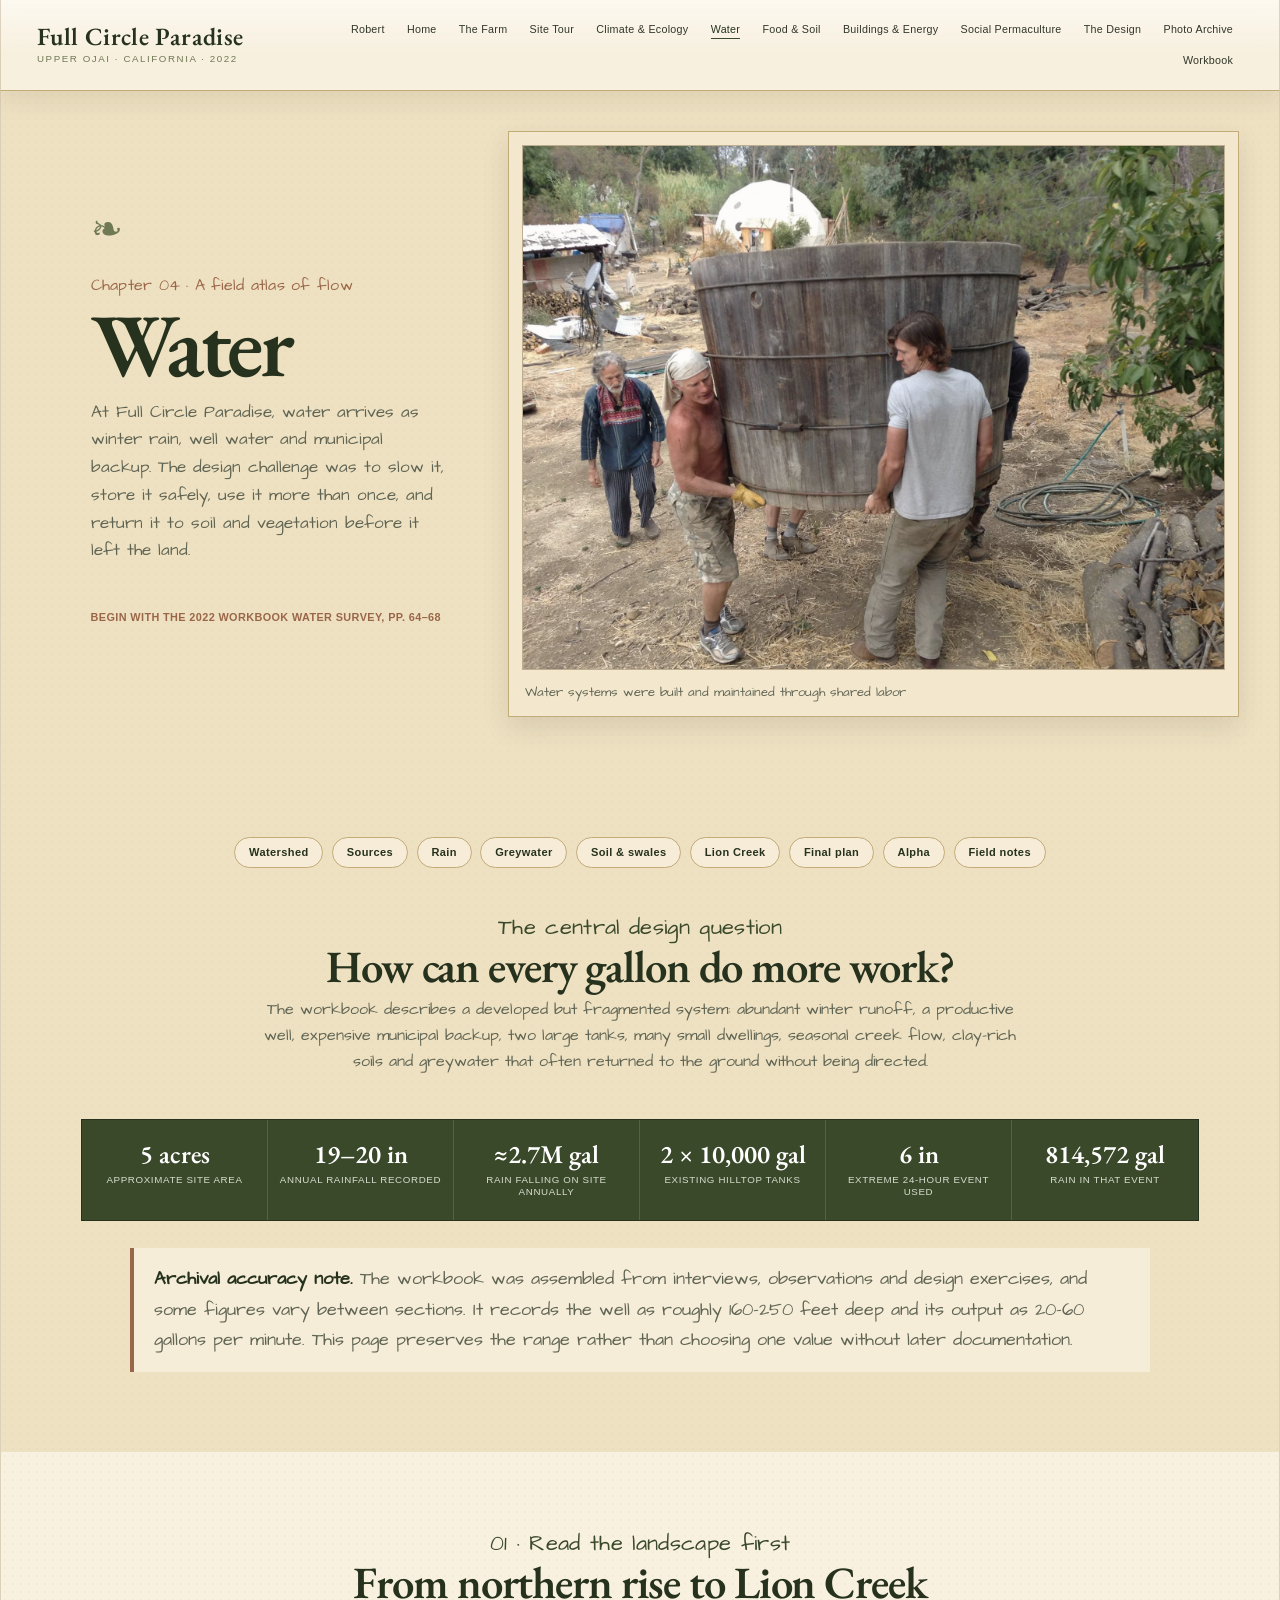
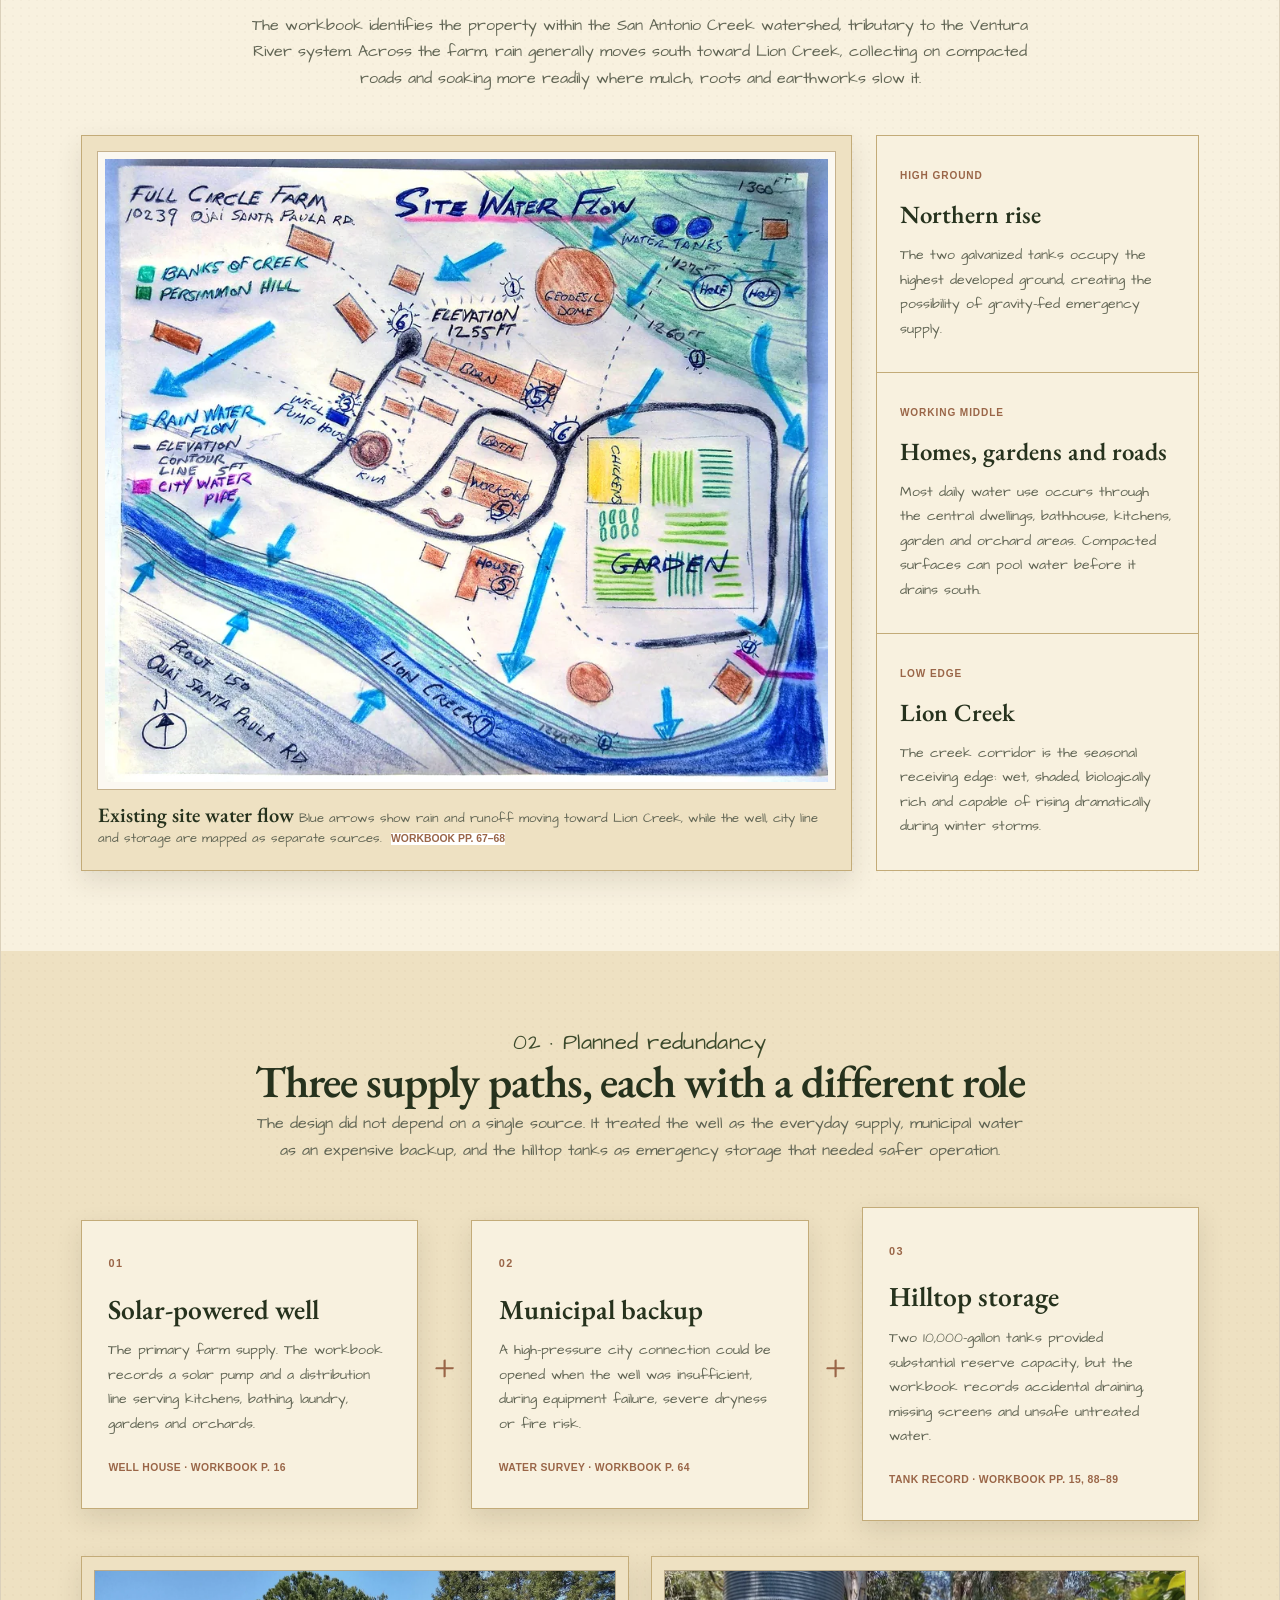
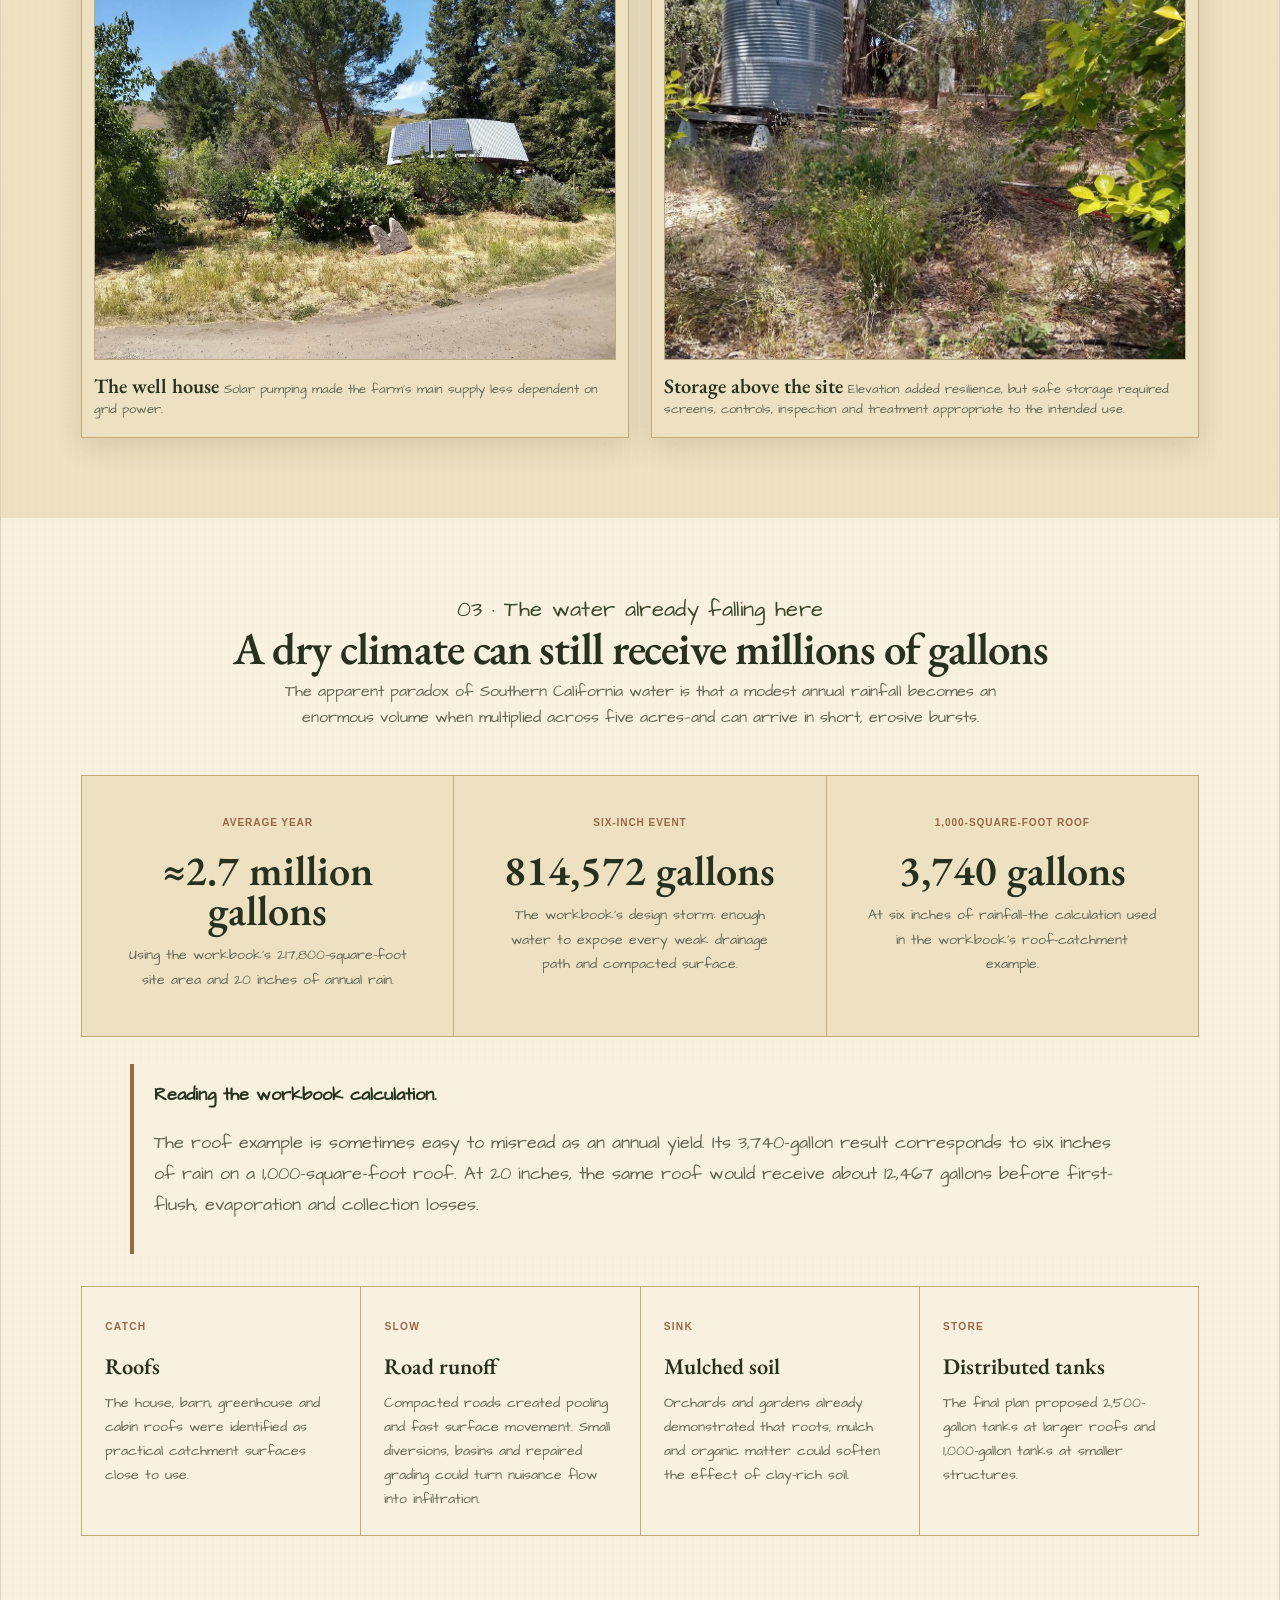
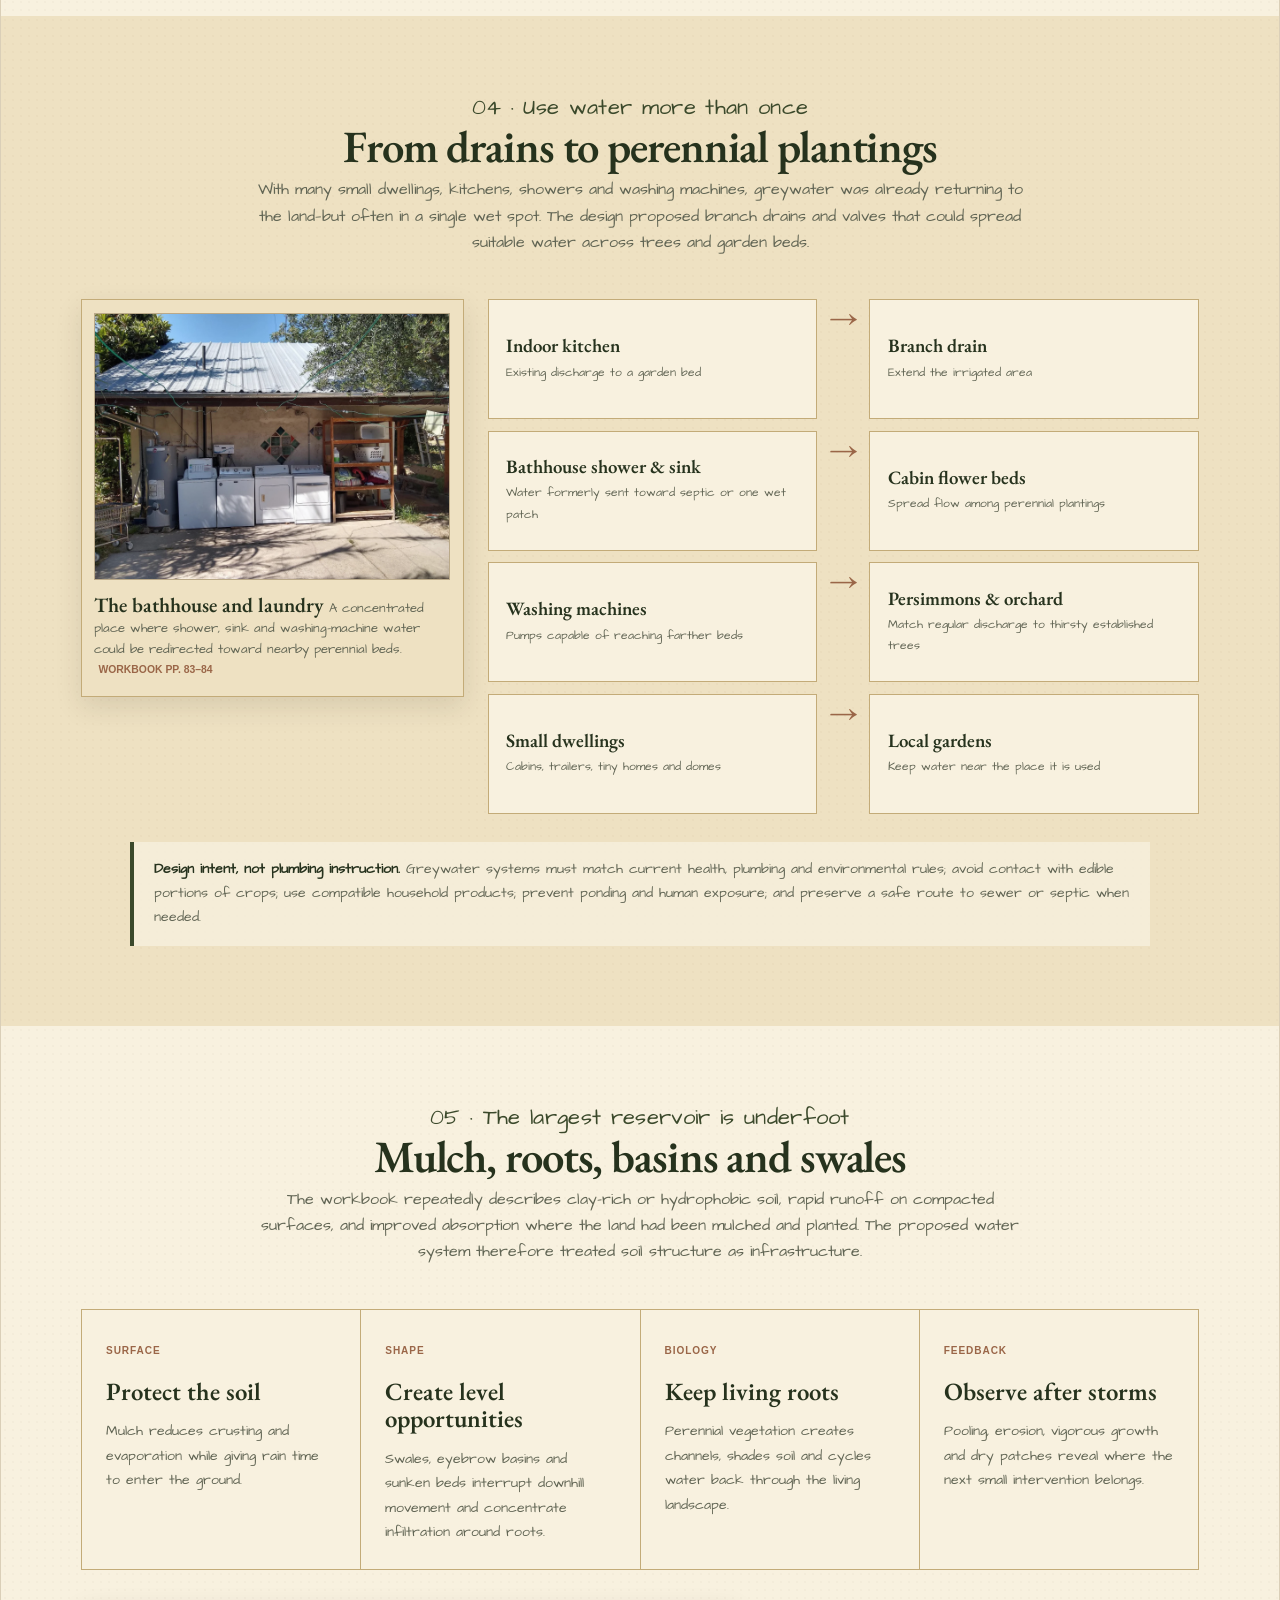
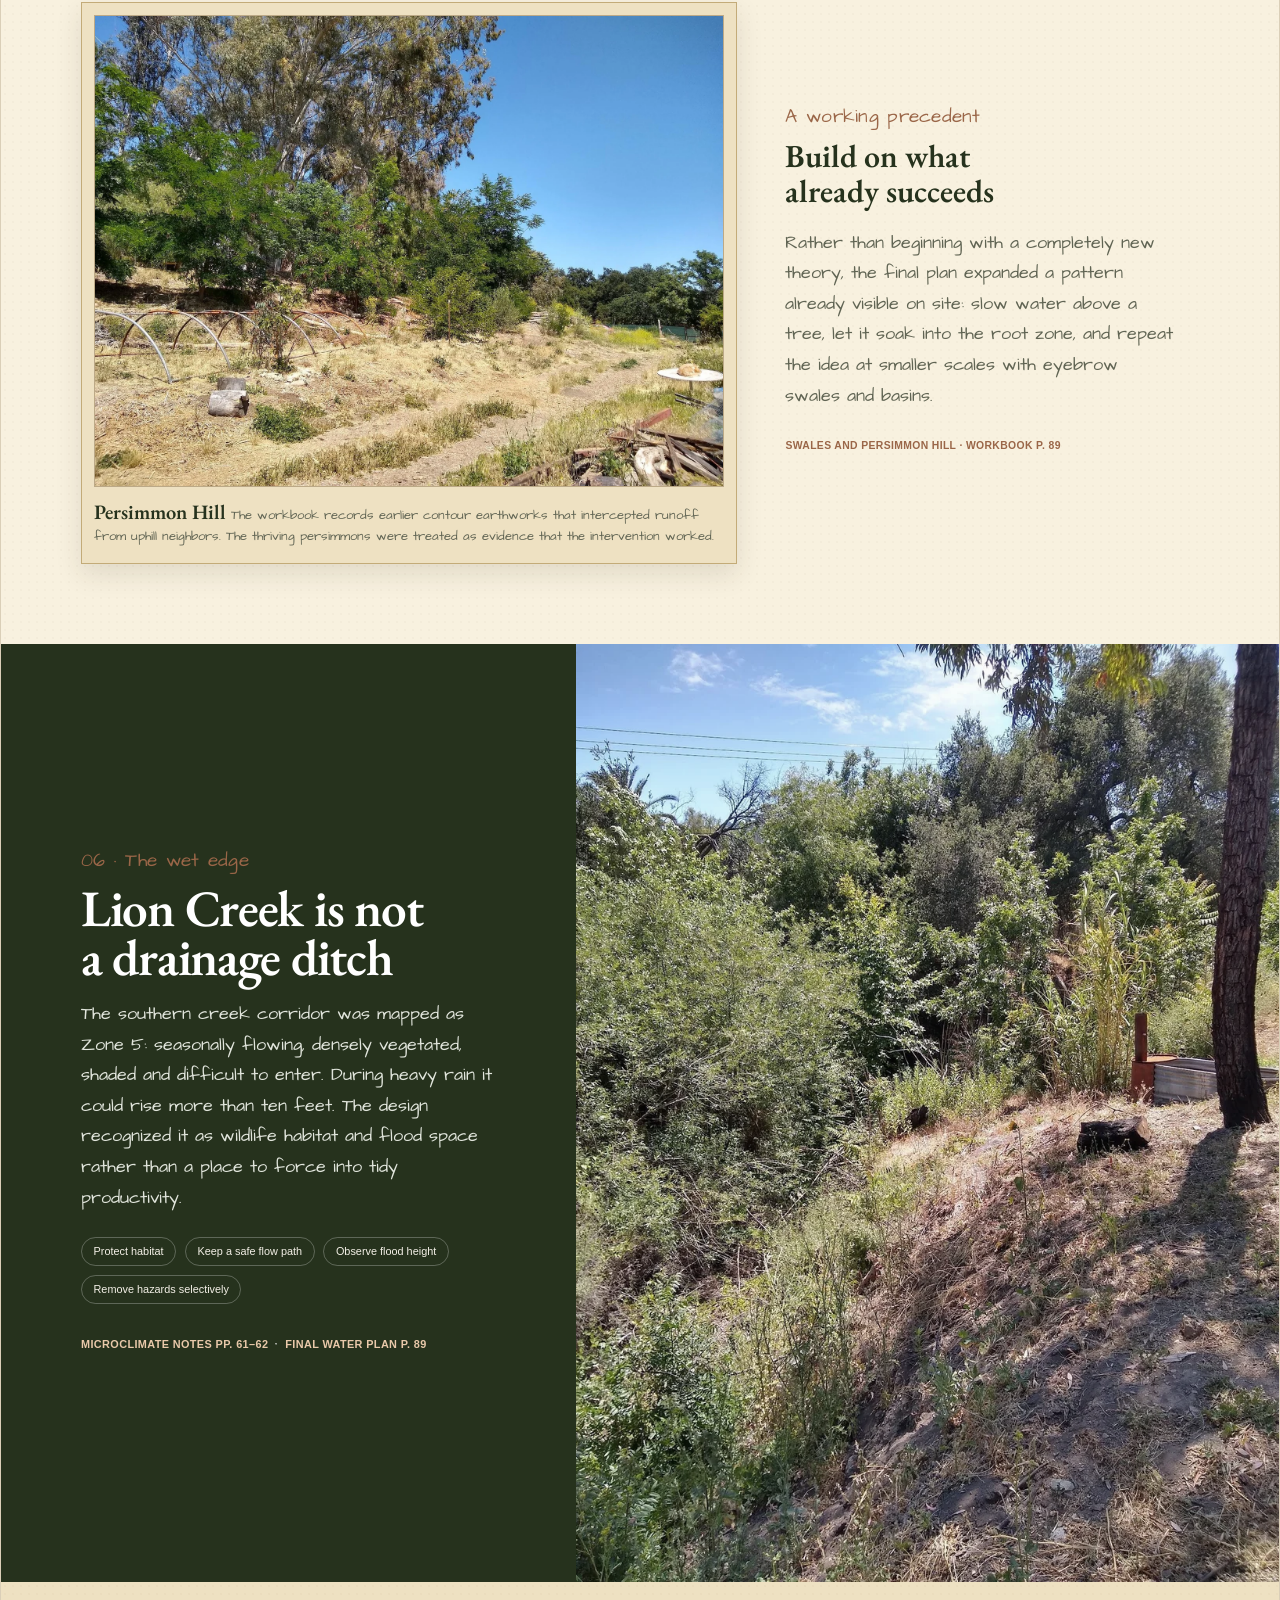
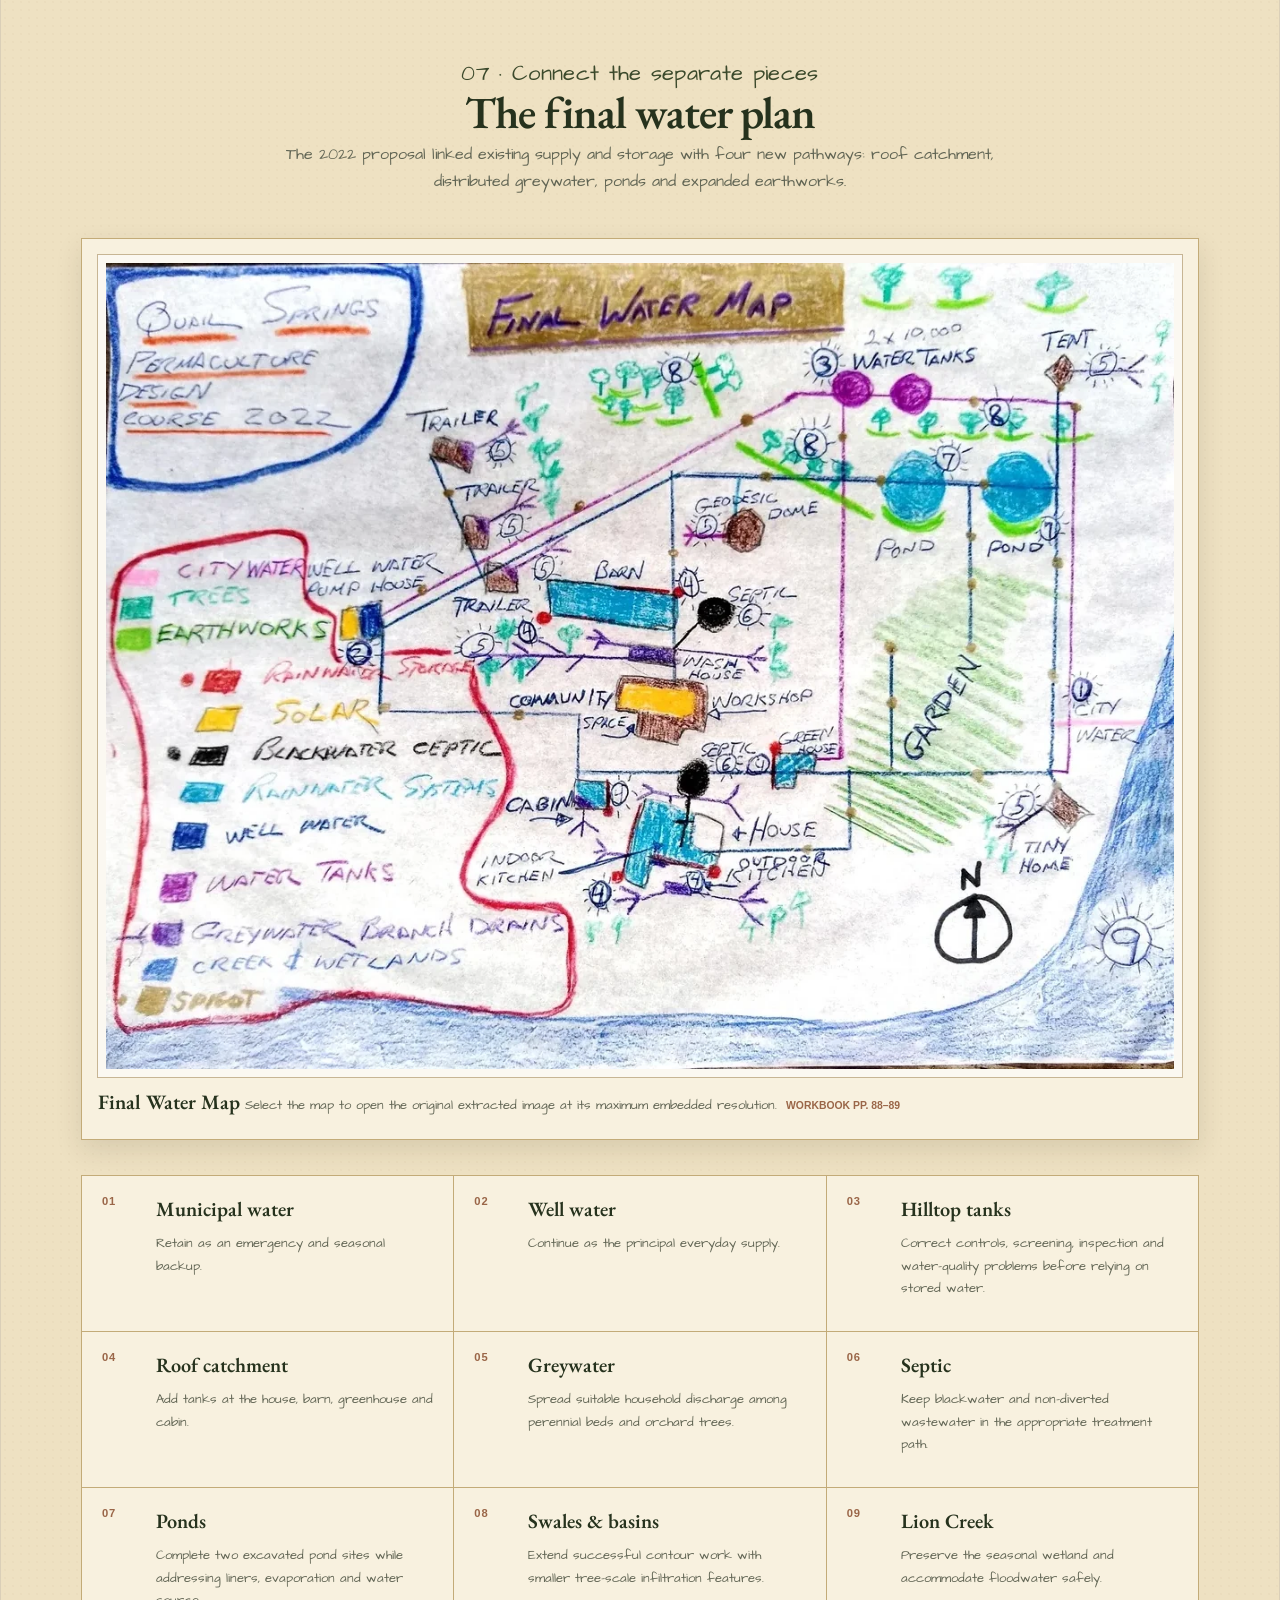
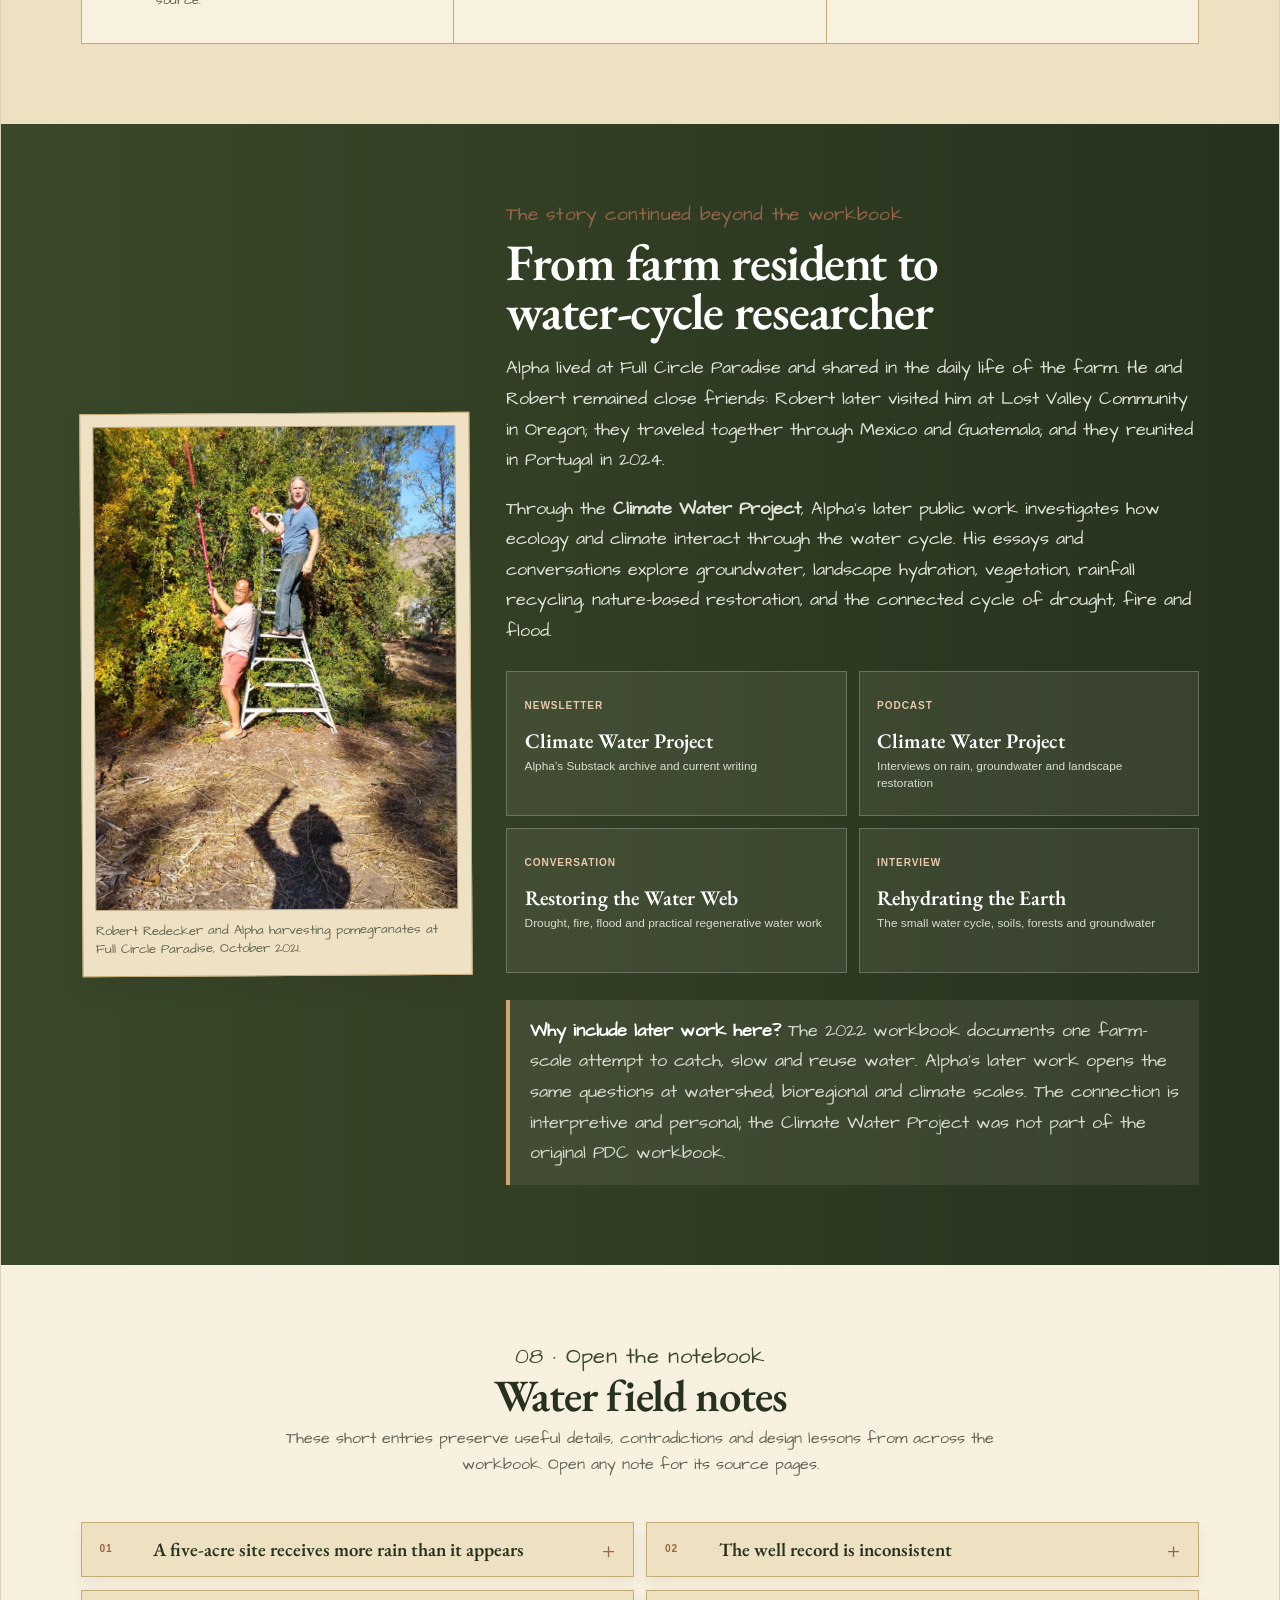
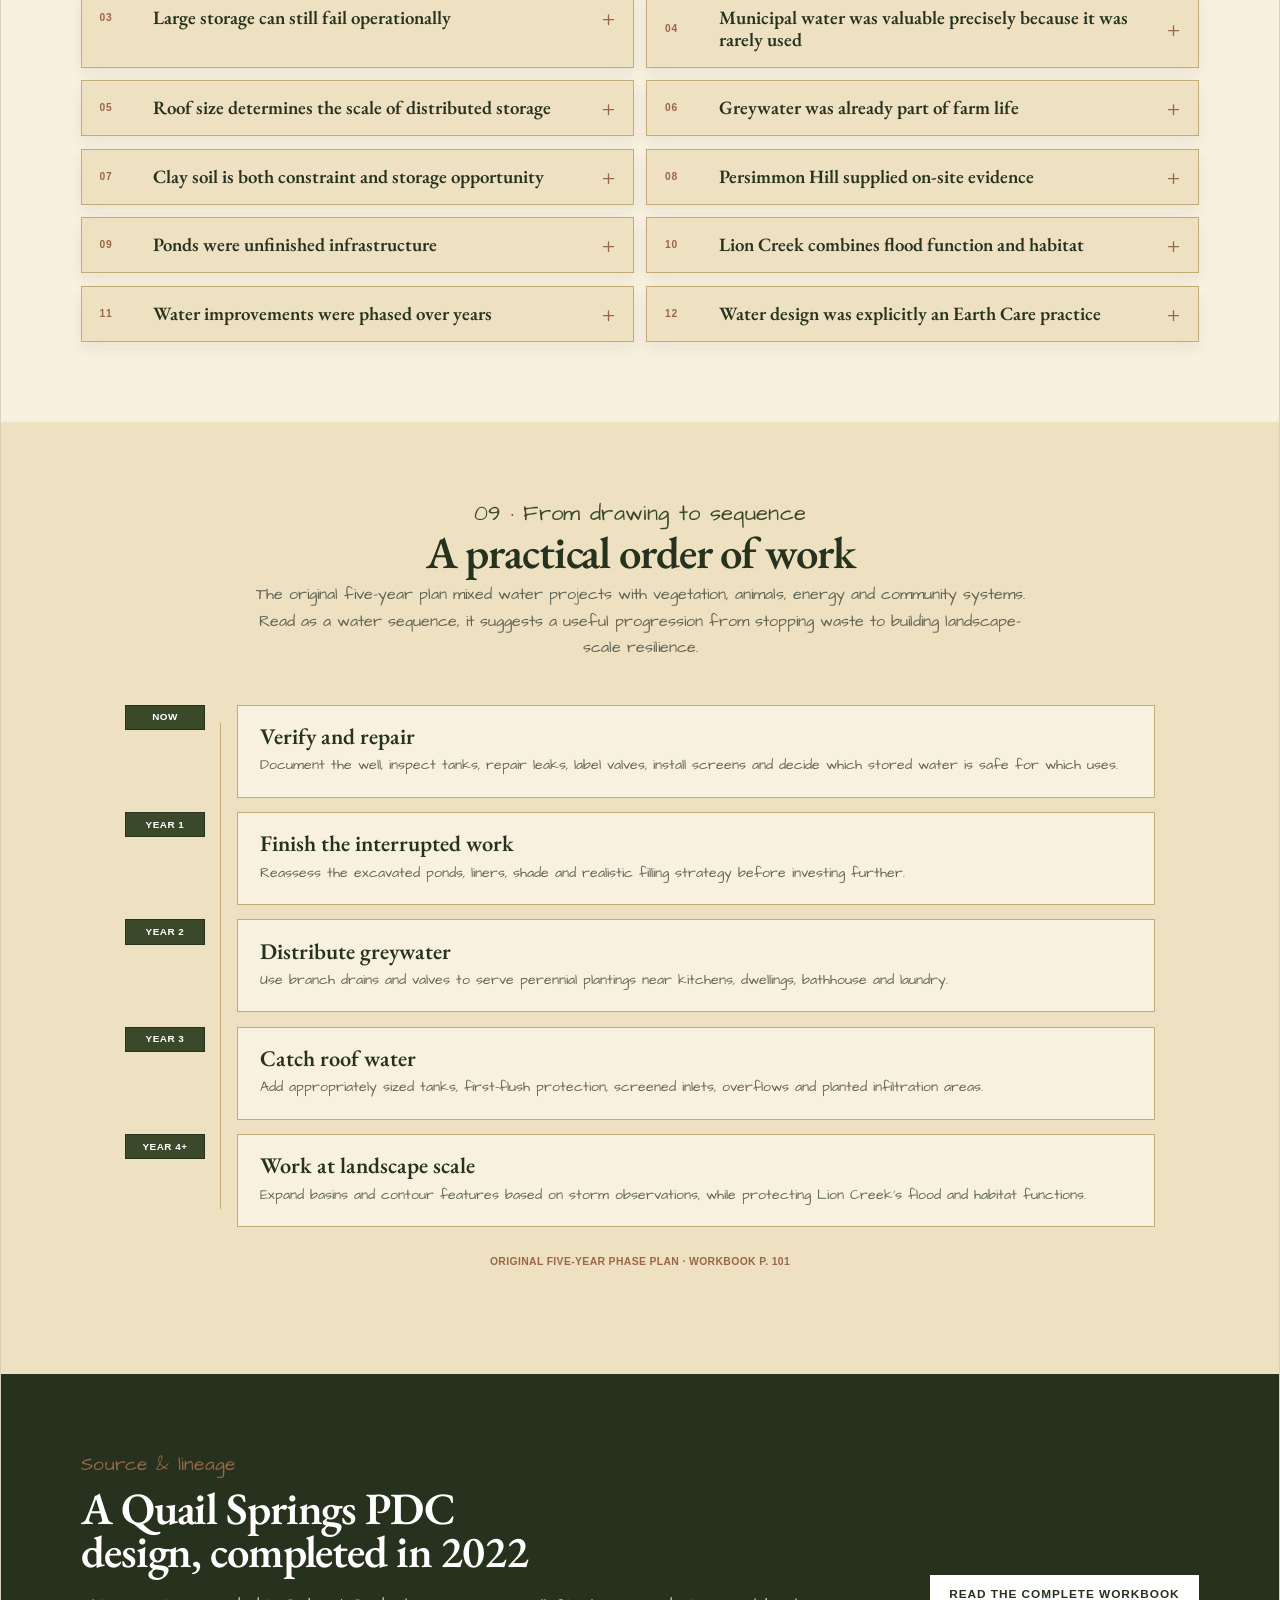
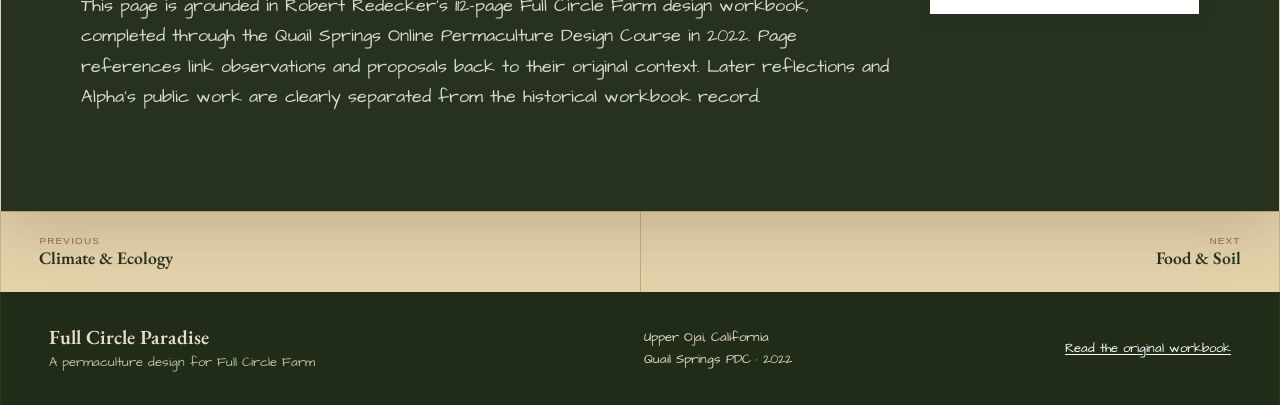
<file: water.html>
<!doctype html>
<html lang="en">
<head>
<meta name="robots" content="noindex, nofollow, noarchive">
  <meta charset="utf-8">
  <meta name="viewport" content="width=device-width, initial-scale=1">
  <meta name="theme-color" content="#334325">
  <meta name="description" content="The Full Circle Paradise water atlas: watershed, rainfall, wells, storage, rainwater, greywater, soil, swales, Lion Creek and the later water-cycle work of former resident Alpha.">
  <title>Water Atlas · Full Circle Paradise</title>
  <link rel="icon" href="favicon.png" type="image/png">
  <link rel="stylesheet" href="style.css">
  <link rel="stylesheet" href="water-additions.css">
<script src="site.js" defer></script>
</head>
<body>
<a class="skip-link" href="#main">Skip to content</a>
<header class="site-header">
  <a class="wordmark" href="index.html" aria-label="Full Circle Paradise home">
    <span>Full Circle Paradise</span>
    <small>Upper Ojai · California · 2022</small>
  </a>
  <button class="menu-button" type="button" aria-expanded="false" aria-controls="primary-nav">Menu</button>
  <nav class="primary-nav" id="primary-nav" aria-label="Primary navigation">
    <a href="index.html">Home</a>
    <a href="story.html">The Farm</a>
    <a href="tour.html">Site Tour</a>
    <a href="climate.html">Climate &amp; Ecology</a>
    <a href="water.html" class="active" aria-current="page">Water</a>
    <a href="food.html">Food &amp; Soil</a>
    <a href="buildings.html">Buildings &amp; Energy</a>
    <a href="social.html">Social Permaculture</a>
    <a href="design.html">The Design</a>
    <a href="photos.html">Photo Archive</a>
    <a href="workbook.html">Workbook</a>
  </nav>
</header>

<main id="main" class="chapter-page water-atlas">
  <header class="chapter-hero water-hero">
    <div>
      <p class="chapter-label">Chapter 04 · A field atlas of flow</p>
      <h1>Water</h1>
      <p class="lede">At Full Circle Paradise, water arrives as winter rain, well water and municipal backup. The design challenge was to slow it, store it safely, use it more than once, and return it to soil and vegetation before it left the land.</p>
      <p class="hero-source"><a href="documents/full-circle-paradise-workbook.pdf#page=64" target="_blank" rel="noopener">Begin with the 2022 workbook water survey, pp. 64–68</a></p>
    </div>
    <figure>
      <img src="images/people-first/full/water-tank-team.webp" alt="Community members working together to move a large wooden water tank" style="object-position:center 45%;">
      <figcaption>Water systems were built and maintained through shared labor</figcaption>
    </figure>
  </header>

  <section class="water-opening paper-section" aria-labelledby="water-opening-title">
    <nav class="water-subnav" aria-label="Water page sections">
      <a href="#watershed">Watershed</a>
      <a href="#sources">Sources</a>
      <a href="#rain">Rain</a>
      <a href="#greywater">Greywater</a>
      <a href="#soil">Soil &amp; swales</a>
      <a href="#creek">Lion Creek</a>
      <a href="#final-plan">Final plan</a>
      <a href="#alpha">Alpha</a>
      <a href="#field-notes">Field notes</a>
    </nav>

    <header class="section-heading">
      <p class="kicker">The central design question</p>
      <h2 id="water-opening-title">How can every gallon do more work?</h2>
      <p>The workbook describes a developed but fragmented system: abundant winter runoff, a productive well, expensive municipal backup, two large tanks, many small dwellings, seasonal creek flow, clay-rich soils and greywater that often returned to the ground without being directed.</p>
    </header>

    <div class="water-facts" aria-label="Key water facts from the workbook">
      <div><strong>5 acres</strong><span>Approximate site area</span></div>
      <div><strong>19–20 in</strong><span>Annual rainfall recorded</span></div>
      <div><strong>≈2.7M gal</strong><span>Rain falling on site annually</span></div>
      <div><strong>2 × 10,000 gal</strong><span>Existing hilltop tanks</span></div>
      <div><strong>6 in</strong><span>Extreme 24-hour event used</span></div>
      <div><strong>814,572 gal</strong><span>Rain in that event</span></div>
    </div>

    <aside class="archive-note">
      <strong>Archival accuracy note.</strong> The workbook was assembled from interviews, observations and design exercises, and some figures vary between sections. It records the well as roughly 160–250 feet deep and its output as 20–60 gallons per minute. This page preserves the range rather than choosing one value without later documentation.
    </aside>
  </section>

  <section id="watershed" class="water-section water-light" aria-labelledby="watershed-title">
    <header class="section-heading">
      <p class="kicker">01 · Read the landscape first</p>
      <h2 id="watershed-title">From northern rise to Lion Creek</h2>
      <p>The workbook identifies the property within the San Antonio Creek watershed, tributary to the Ventura River system. Across the farm, rain generally moves south toward Lion Creek, collecting on compacted roads and soaking more readily where mulch, roots and earthworks slow it.</p>
    </header>

    <div class="map-story-grid">
      <figure class="water-map-card wide">
        <a href="images/water-atlas/water-flow-map-full.png" target="_blank" rel="noopener" aria-label="Open the site water flow map at full resolution">
          <img src="images/water-atlas/water-flow-map-preview.webp" alt="Hand-drawn map showing water flow across Full Circle Farm">
        </a>
        <figcaption><strong>Existing site water flow</strong> Blue arrows show rain and runoff moving toward Lion Creek, while the well, city line and storage are mapped as separate sources. <a href="documents/full-circle-paradise-workbook.pdf#page=67" target="_blank" rel="noopener">Workbook pp. 67–68</a></figcaption>
      </figure>

      <div class="flow-reading">
        <article><span>High ground</span><h3>Northern rise</h3><p>The two galvanized tanks occupy the highest developed ground, creating the possibility of gravity-fed emergency supply.</p></article>
        <article><span>Working middle</span><h3>Homes, gardens and roads</h3><p>Most daily water use occurs through the central dwellings, bathhouse, kitchens, garden and orchard areas. Compacted surfaces can pool water before it drains south.</p></article>
        <article><span>Low edge</span><h3>Lion Creek</h3><p>The creek corridor is the seasonal receiving edge: wet, shaded, biologically rich and capable of rising dramatically during winter storms.</p></article>
      </div>
    </div>
  </section>

  <section id="sources" class="water-section water-paper" aria-labelledby="sources-title">
    <header class="section-heading">
      <p class="kicker">02 · Planned redundancy</p>
      <h2 id="sources-title">Three supply paths, each with a different role</h2>
      <p>The design did not depend on a single source. It treated the well as the everyday supply, municipal water as an expensive backup, and the hilltop tanks as emergency storage that needed safer operation.</p>
    </header>

    <div class="source-path" aria-label="Water source sequence">
      <article>
        <span class="source-number">01</span>
        <h3>Solar-powered well</h3>
        <p>The primary farm supply. The workbook records a solar pump and a distribution line serving kitchens, bathing, laundry, gardens and orchards.</p>
        <a class="source-link" href="documents/full-circle-paradise-workbook.pdf#page=16" target="_blank" rel="noopener">Well house · workbook p. 16</a>
      </article>
      <b aria-hidden="true">+</b>
      <article>
        <span class="source-number">02</span>
        <h3>Municipal backup</h3>
        <p>A high-pressure city connection could be opened when the well was insufficient, during equipment failure, severe dryness or fire risk.</p>
        <a class="source-link" href="documents/full-circle-paradise-workbook.pdf#page=64" target="_blank" rel="noopener">Water survey · workbook p. 64</a>
      </article>
      <b aria-hidden="true">+</b>
      <article>
        <span class="source-number">03</span>
        <h3>Hilltop storage</h3>
        <p>Two 10,000-gallon tanks provided substantial reserve capacity, but the workbook records accidental draining, missing screens and unsafe untreated water.</p>
        <a class="source-link" href="documents/full-circle-paradise-workbook.pdf#page=15" target="_blank" rel="noopener">Tank record · workbook pp. 15, 88–89</a>
      </article>
    </div>

    <div class="water-photo-pair">
      <figure>
        <img src="images/water-atlas/well-house.webp" alt="Solar panels at the well house" data-lightbox>
        <figcaption><strong>The well house</strong> Solar pumping made the farm’s main supply less dependent on grid power.</figcaption>
      </figure>
      <figure>
        <img src="images/water-atlas/water-tank-original.webp" alt="Large galvanized water tank on the northern rise" data-lightbox>
        <figcaption><strong>Storage above the site</strong> Elevation added resilience, but safe storage required screens, controls, inspection and treatment appropriate to the intended use.</figcaption>
      </figure>
    </div>
  </section>

  <section id="rain" class="water-section water-light" aria-labelledby="rain-title">
    <header class="section-heading">
      <p class="kicker">03 · The water already falling here</p>
      <h2 id="rain-title">A dry climate can still receive millions of gallons</h2>
      <p>The apparent paradox of Southern California water is that a modest annual rainfall becomes an enormous volume when multiplied across five acres—and can arrive in short, erosive bursts.</p>
    </header>

    <div class="rain-math-grid">
      <article class="rain-card annual">
        <p class="rain-label">Average year</p>
        <strong>≈2.7 million gallons</strong>
        <p>Using the workbook’s 217,800-square-foot site area and 20 inches of annual rain.</p>
      </article>
      <article class="rain-card storm">
        <p class="rain-label">Six-inch event</p>
        <strong>814,572 gallons</strong>
        <p>The workbook’s design storm: enough water to expose every weak drainage path and compacted surface.</p>
      </article>
      <article class="rain-card roof">
        <p class="rain-label">1,000-square-foot roof</p>
        <strong>3,740 gallons</strong>
        <p>At six inches of rainfall—the calculation used in the workbook’s roof-catchment example.</p>
      </article>
    </div>

    <aside class="calculation-note">
      <strong>Reading the workbook calculation.</strong>
      <p>The roof example is sometimes easy to misread as an annual yield. Its 3,740-gallon result corresponds to six inches of rain on a 1,000-square-foot roof. At 20 inches, the same roof would receive about 12,467 gallons before first-flush, evaporation and collection losses.</p>
    </aside>

    <div class="rain-priorities">
      <article><span>Catch</span><h3>Roofs</h3><p>The house, barn, greenhouse and cabin roofs were identified as practical catchment surfaces close to use.</p></article>
      <article><span>Slow</span><h3>Road runoff</h3><p>Compacted roads created pooling and fast surface movement. Small diversions, basins and repaired grading could turn nuisance flow into infiltration.</p></article>
      <article><span>Sink</span><h3>Mulched soil</h3><p>Orchards and gardens already demonstrated that roots, mulch and organic matter could soften the effect of clay-rich soil.</p></article>
      <article><span>Store</span><h3>Distributed tanks</h3><p>The final plan proposed 2,500-gallon tanks at larger roofs and 1,000-gallon tanks at smaller structures.</p></article>
    </div>
  </section>

  <section id="greywater" class="water-section water-paper" aria-labelledby="greywater-title">
    <header class="section-heading">
      <p class="kicker">04 · Use water more than once</p>
      <h2 id="greywater-title">From drains to perennial plantings</h2>
      <p>With many small dwellings, kitchens, showers and washing machines, greywater was already returning to the land—but often in a single wet spot. The design proposed branch drains and valves that could spread suitable water across trees and garden beds.</p>
    </header>

    <div class="greywater-layout">
      <figure class="water-photo-tall">
        <img src="images/water-atlas/bathhouse.webp" alt="Bathhouse and laundry area at Full Circle Farm" data-lightbox>
        <figcaption><strong>The bathhouse and laundry</strong> A concentrated place where shower, sink and washing-machine water could be redirected toward nearby perennial beds. <a href="documents/full-circle-paradise-workbook.pdf#page=83" target="_blank" rel="noopener">Workbook pp. 83–84</a></figcaption>
      </figure>

      <div class="greywater-network" aria-label="Proposed greywater network">
        <div class="grey-source"><strong>Indoor kitchen</strong><span>Existing discharge to a garden bed</span></div>
        <div class="grey-arrow">→</div>
        <div class="grey-destination"><strong>Branch drain</strong><span>Extend the irrigated area</span></div>

        <div class="grey-source"><strong>Bathhouse shower &amp; sink</strong><span>Water formerly sent toward septic or one wet patch</span></div>
        <div class="grey-arrow">→</div>
        <div class="grey-destination"><strong>Cabin flower beds</strong><span>Spread flow among perennial plantings</span></div>

        <div class="grey-source"><strong>Washing machines</strong><span>Pumps capable of reaching farther beds</span></div>
        <div class="grey-arrow">→</div>
        <div class="grey-destination"><strong>Persimmons &amp; orchard</strong><span>Match regular discharge to thirsty established trees</span></div>

        <div class="grey-source"><strong>Small dwellings</strong><span>Cabins, trailers, tiny homes and domes</span></div>
        <div class="grey-arrow">→</div>
        <div class="grey-destination"><strong>Local gardens</strong><span>Keep water near the place it is used</span></div>
      </div>
    </div>

    <aside class="safety-note">
      <strong>Design intent, not plumbing instruction.</strong> Greywater systems must match current health, plumbing and environmental rules; avoid contact with edible portions of crops; use compatible household products; prevent ponding and human exposure; and preserve a safe route to sewer or septic when needed.
    </aside>
  </section>

  <section id="soil" class="water-section water-light" aria-labelledby="soil-title">
    <header class="section-heading">
      <p class="kicker">05 · The largest reservoir is underfoot</p>
      <h2 id="soil-title">Mulch, roots, basins and swales</h2>
      <p>The workbook repeatedly describes clay-rich or hydrophobic soil, rapid runoff on compacted surfaces, and improved absorption where the land had been mulched and planted. The proposed water system therefore treated soil structure as infrastructure.</p>
    </header>

    <div class="soil-water-grid">
      <article class="soil-principle">
        <span>Surface</span>
        <h3>Protect the soil</h3>
        <p>Mulch reduces crusting and evaporation while giving rain time to enter the ground.</p>
      </article>
      <article class="soil-principle">
        <span>Shape</span>
        <h3>Create level opportunities</h3>
        <p>Swales, eyebrow basins and sunken beds interrupt downhill movement and concentrate infiltration around roots.</p>
      </article>
      <article class="soil-principle">
        <span>Biology</span>
        <h3>Keep living roots</h3>
        <p>Perennial vegetation creates channels, shades soil and cycles water back through the living landscape.</p>
      </article>
      <article class="soil-principle">
        <span>Feedback</span>
        <h3>Observe after storms</h3>
        <p>Pooling, erosion, vigorous growth and dry patches reveal where the next small intervention belongs.</p>
      </article>
    </div>

    <div class="persimmon-feature">
      <figure>
        <img src="images/water-atlas/persimmon-hill.webp" alt="Persimmon Hill with established trees and earthworks" data-lightbox>
        <figcaption><strong>Persimmon Hill</strong> The workbook records earlier contour earthworks that intercepted runoff from uphill neighbors. The thriving persimmons were treated as evidence that the intervention worked.</figcaption>
      </figure>
      <article>
        <p class="kicker">A working precedent</p>
        <h3>Build on what already succeeds</h3>
        <p>Rather than beginning with a completely new theory, the final plan expanded a pattern already visible on site: slow water above a tree, let it soak into the root zone, and repeat the idea at smaller scales with eyebrow swales and basins.</p>
        <a class="source-link" href="documents/full-circle-paradise-workbook.pdf#page=89" target="_blank" rel="noopener">Swales and Persimmon Hill · workbook p. 89</a>
      </article>
    </div>
  </section>

  <section id="creek" class="water-section creek-section" aria-labelledby="creek-title">
    <div class="creek-overlay">
      <p class="kicker">06 · The wet edge</p>
      <h2 id="creek-title">Lion Creek is not a drainage ditch</h2>
      <p>The southern creek corridor was mapped as Zone 5: seasonally flowing, densely vegetated, shaded and difficult to enter. During heavy rain it could rise more than ten feet. The design recognized it as wildlife habitat and flood space rather than a place to force into tidy productivity.</p>
      <div class="creek-actions">
        <span>Protect habitat</span>
        <span>Keep a safe flow path</span>
        <span>Observe flood height</span>
        <span>Remove hazards selectively</span>
      </div>
      <p class="creek-source"><a href="documents/full-circle-paradise-workbook.pdf#page=61" target="_blank" rel="noopener">Microclimate notes pp. 61–62</a> · <a href="documents/full-circle-paradise-workbook.pdf#page=89" target="_blank" rel="noopener">Final water plan p. 89</a></p>
    </div>
    <img src="images/water-atlas/lion-creek-edge.webp" alt="Dense vegetation along the Lion Creek edge" data-lightbox>
  </section>

  <section id="final-plan" class="water-section water-paper" aria-labelledby="final-plan-title">
    <header class="section-heading">
      <p class="kicker">07 · Connect the separate pieces</p>
      <h2 id="final-plan-title">The final water plan</h2>
      <p>The 2022 proposal linked existing supply and storage with four new pathways: roof catchment, distributed greywater, ponds and expanded earthworks.</p>
    </header>

    <figure class="featured-water-map">
      <a href="images/water-atlas/final-water-map-full.png" target="_blank" rel="noopener" aria-label="Open the final water map at maximum resolution">
        <img src="images/water-atlas/final-water-map-preview.webp" alt="Final hand-drawn water design map for Full Circle Farm">
      </a>
      <figcaption><strong>Final Water Map</strong> Select the map to open the original extracted image at its maximum embedded resolution. <a href="documents/full-circle-paradise-workbook.pdf#page=88" target="_blank" rel="noopener">Workbook pp. 88–89</a></figcaption>
    </figure>

    <ol class="final-water-list">
      <li><span>01</span><div><strong>Municipal water</strong><p>Retain as an emergency and seasonal backup.</p></div></li>
      <li><span>02</span><div><strong>Well water</strong><p>Continue as the principal everyday supply.</p></div></li>
      <li><span>03</span><div><strong>Hilltop tanks</strong><p>Correct controls, screening, inspection and water-quality problems before relying on stored water.</p></div></li>
      <li><span>04</span><div><strong>Roof catchment</strong><p>Add tanks at the house, barn, greenhouse and cabin.</p></div></li>
      <li><span>05</span><div><strong>Greywater</strong><p>Spread suitable household discharge among perennial beds and orchard trees.</p></div></li>
      <li><span>06</span><div><strong>Septic</strong><p>Keep blackwater and non-diverted wastewater in the appropriate treatment path.</p></div></li>
      <li><span>07</span><div><strong>Ponds</strong><p>Complete two excavated pond sites while addressing liners, evaporation and water source.</p></div></li>
      <li><span>08</span><div><strong>Swales &amp; basins</strong><p>Extend successful contour work with smaller tree-scale infiltration features.</p></div></li>
      <li><span>09</span><div><strong>Lion Creek</strong><p>Preserve the seasonal wetland and accommodate floodwater safely.</p></div></li>
    </ol>
  </section>

  <section id="alpha" class="water-section alpha-section" aria-labelledby="alpha-title">
    <div class="alpha-photo-wrap">
      <figure>
        <img src="images/water-atlas/alpha-robert-full-circle-2021.webp" alt="Robert Redecker and Alpha harvesting pomegranates at Full Circle Paradise in 2021" data-lightbox>
        <figcaption>Robert Redecker and Alpha harvesting pomegranates at Full Circle Paradise, October 2021.</figcaption>
      </figure>
    </div>

    <article class="alpha-copy">
      <p class="kicker">The story continued beyond the workbook</p>
      <h2 id="alpha-title">From farm resident to water-cycle researcher</h2>
      <p>Alpha lived at Full Circle Paradise and shared in the daily life of the farm. He and Robert remained close friends: Robert later visited him at Lost Valley Community in Oregon; they traveled together through Mexico and Guatemala; and they reunited in Portugal in 2024.</p>
      <p>Through the <strong>Climate Water Project</strong>, Alpha’s later public work investigates how ecology and climate interact through the water cycle. His essays and conversations explore groundwater, landscape hydration, vegetation, rainfall recycling, nature-based restoration, and the connected cycle of drought, fire and flood.</p>

      <div class="alpha-links">
        <a href="https://substack.com/@climatewaterproject" target="_blank" rel="noopener">
          <span>Newsletter</span><strong>Climate Water Project</strong><small>Alpha’s Substack archive and current writing</small>
        </a>
        <a href="https://podcasts.apple.com/us/podcast/climate-water-project/id1651730827" target="_blank" rel="noopener">
          <span>Podcast</span><strong>Climate Water Project</strong><small>Interviews on rain, groundwater and landscape restoration</small>
        </a>
        <a href="https://turningseason.com/episode37/" target="_blank" rel="noopener">
          <span>Conversation</span><strong>Restoring the Water Web</strong><small>Drought, fire, flood and practical regenerative water work</small>
        </a>
        <a href="https://wilderutopia.com/ecojustice-radio/the-climate-water-project-rehydrating-the-earth-with-alpha-lo/" target="_blank" rel="noopener">
          <span>Interview</span><strong>Rehydrating the Earth</strong><small>The small water cycle, soils, forests and groundwater</small>
        </a>
      </div>

      <aside class="alpha-note">
        <strong>Why include later work here?</strong> The 2022 workbook documents one farm-scale attempt to catch, slow and reuse water. Alpha’s later work opens the same questions at watershed, bioregional and climate scales. The connection is interpretive and personal; the Climate Water Project was not part of the original PDC workbook.
      </aside>
    </article>
  </section>

  <section id="field-notes" class="water-section water-light" aria-labelledby="field-notes-title">
    <header class="section-heading">
      <p class="kicker">08 · Open the notebook</p>
      <h2 id="field-notes-title">Water field notes</h2>
      <p>These short entries preserve useful details, contradictions and design lessons from across the workbook. Open any note for its source pages.</p>
    </header>

    <div class="water-notes">
      <details>
        <summary><span>01</span> A five-acre site receives more rain than it appears</summary>
        <div><p>At about 20 inches annually, the workbook calculates roughly 2.7 million gallons falling on the property. The limiting factor is not only rainfall quantity, but timing, infiltration, safe storage and summer demand.</p><a class="source-link" href="documents/full-circle-paradise-workbook.pdf#page=65" target="_blank" rel="noopener">Workbook pp. 65–66</a></div>
      </details>
      <details>
        <summary><span>02</span> The well record is inconsistent</summary>
        <div><p>Different sections list depths from 160 to 250 feet and outputs from 20 to 60 gallons per minute. The discrepancy is itself valuable: future system work should begin with verified pump, casing, static-water and production records.</p><a class="source-link" href="documents/full-circle-paradise-workbook.pdf#page=16" target="_blank" rel="noopener">Workbook pp. 16, 39, 64, 68, 88</a></div>
      </details>
      <details>
        <summary><span>03</span> Large storage can still fail operationally</summary>
        <div><p>Two 10,000-gallon tanks sound secure, yet the workbook records open spigots draining them, missing insect screens and illness after untreated tank water was supplied to the house. Capacity without management is not resilience.</p><a class="source-link" href="documents/full-circle-paradise-workbook.pdf#page=15" target="_blank" rel="noopener">Workbook pp. 15, 88–89</a></div>
      </details>
      <details>
        <summary><span>04</span> Municipal water was valuable precisely because it was rarely used</summary>
        <div><p>The city line served as a redundant path during high summer demand, fire danger or well failure. Its cost and treatment made it less desirable for everyday irrigation, but useful as backup.</p><a class="source-link" href="documents/full-circle-paradise-workbook.pdf#page=64" target="_blank" rel="noopener">Workbook pp. 64, 68, 88</a></div>
      </details>
      <details>
        <summary><span>05</span> Roof size determines the scale of distributed storage</summary>
        <div><p>The final plan paired larger house and barn roofs with proposed 2,500-gallon tanks, and smaller greenhouse and cabin roofs with 1,000-gallon tanks. Storage was placed near collection and use.</p><a class="source-link" href="documents/full-circle-paradise-workbook.pdf#page=89" target="_blank" rel="noopener">Workbook p. 89</a></div>
      </details>
      <details>
        <summary><span>06</span> Greywater was already part of farm life</summary>
        <div><p>Kitchen, laundry, reverse-osmosis and small-dwelling water already reached soil in several places. The design intervention was not to invent reuse, but to make it deliberate, distributed and safer.</p><a class="source-link" href="documents/full-circle-paradise-workbook.pdf#page=64" target="_blank" rel="noopener">Workbook pp. 64–65, 83–84, 89</a></div>
      </details>
      <details>
        <summary><span>07</span> Clay soil is both constraint and storage opportunity</summary>
        <div><p>The workbook describes slow absorption and road pooling, but also notes that extensive mulch and vegetation improved infiltration. The same soil that sheds water when compacted can hold substantial moisture when protected and biologically active.</p><a class="source-link" href="documents/full-circle-paradise-workbook.pdf#page=68" target="_blank" rel="noopener">Workbook pp. 68, 76–78, 104</a></div>
      </details>
      <details>
        <summary><span>08</span> Persimmon Hill supplied on-site evidence</summary>
        <div><p>Earlier hillside earthworks intercepted runoff and supported thriving persimmons. The final design proposed repeating the pattern through smaller eyebrow swales around trees.</p><a class="source-link" href="documents/full-circle-paradise-workbook.pdf#page=89" target="_blank" rel="noopener">Workbook p. 89</a></div>
      </details>
      <details>
        <summary><span>09</span> Ponds were unfinished infrastructure</summary>
        <div><p>Two basins had already been excavated, but liners and completion costs stopped the project. The final plan imagined water, fish, fruit trees, shade and community seating around them—while acknowledging evaporation and supply constraints.</p><a class="source-link" href="documents/full-circle-paradise-workbook.pdf#page=89" target="_blank" rel="noopener">Workbook pp. 89, 92</a></div>
      </details>
      <details>
        <summary><span>10</span> Lion Creek combines flood function and habitat</summary>
        <div><p>The creek can rise dramatically in winter, then dry during summer. Its dense vegetation, frogs, moist soil and wildlife value argue for careful access and selective maintenance rather than wholesale clearing.</p><a class="source-link" href="documents/full-circle-paradise-workbook.pdf#page=61" target="_blank" rel="noopener">Workbook pp. 61–62, 68, 89</a></div>
      </details>
      <details>
        <summary><span>11</span> Water improvements were phased over years</summary>
        <div><p>Pond work began in Year 1, greywater branching and filling ponds appeared in Year 2, broad roof harvesting in Year 3, and selective creek access in Year 4. The sequence recognized labor, money and learning limits.</p><a class="source-link" href="documents/full-circle-paradise-workbook.pdf#page=101" target="_blank" rel="noopener">Workbook p. 101</a></div>
      </details>
      <details>
        <summary><span>12</span> Water design was explicitly an Earth Care practice</summary>
        <div><p>The final narrative links uncertain groundwater, climate-appropriate crops, perennial planting, rain harvest, greywater basins, swales and sunken beds. Water was not treated as a separate utility but as a relationship among soil, vegetation and community.</p><a class="source-link" href="documents/full-circle-paradise-workbook.pdf#page=104" target="_blank" rel="noopener">Workbook pp. 103–104</a></div>
      </details>
    </div>
  </section>

  <section class="water-section implementation-section" aria-labelledby="implementation-title">
    <header class="section-heading">
      <p class="kicker">09 · From drawing to sequence</p>
      <h2 id="implementation-title">A practical order of work</h2>
      <p>The original five-year plan mixed water projects with vegetation, animals, energy and community systems. Read as a water sequence, it suggests a useful progression from stopping waste to building landscape-scale resilience.</p>
    </header>

    <ol class="water-timeline">
      <li><span>Now</span><div><h3>Verify and repair</h3><p>Document the well, inspect tanks, repair leaks, label valves, install screens and decide which stored water is safe for which uses.</p></div></li>
      <li><span>Year 1</span><div><h3>Finish the interrupted work</h3><p>Reassess the excavated ponds, liners, shade and realistic filling strategy before investing further.</p></div></li>
      <li><span>Year 2</span><div><h3>Distribute greywater</h3><p>Use branch drains and valves to serve perennial plantings near kitchens, dwellings, bathhouse and laundry.</p></div></li>
      <li><span>Year 3</span><div><h3>Catch roof water</h3><p>Add appropriately sized tanks, first-flush protection, screened inlets, overflows and planted infiltration areas.</p></div></li>
      <li><span>Year 4+</span><div><h3>Work at landscape scale</h3><p>Expand basins and contour features based on storm observations, while protecting Lion Creek’s flood and habitat functions.</p></div></li>
    </ol>

    <p class="source-centered"><a class="source-link" href="documents/full-circle-paradise-workbook.pdf#page=101" target="_blank" rel="noopener">Original five-year phase plan · workbook p. 101</a></p>
  </section>

  <section class="water-source-note" aria-labelledby="source-note-title">
    <div>
      <p class="kicker">Source &amp; lineage</p>
      <h2 id="source-note-title">A Quail Springs PDC design, completed in 2022</h2>
      <p>This page is grounded in Robert Redecker’s 112-page Full Circle Farm design workbook, completed through the Quail Springs Online Permaculture Design Course in 2022. Page references link observations and proposals back to their original context. Later reflections and Alpha’s public work are clearly separated from the historical workbook record.</p>
    </div>
    <a class="primary-button" href="documents/full-circle-paradise-workbook.pdf" target="_blank" rel="noopener">Read the complete workbook</a>
  </section>
</main>

<nav class="chapter-nav" aria-label="Chapter navigation">
  <a class="previous" href="climate.html"><span>Previous</span>Climate &amp; Ecology</a>
  <a class="next" href="food.html"><span>Next</span>Food &amp; Soil</a>
</nav>
<footer class="site-footer">
  <div><strong>Full Circle Paradise</strong><br><span>A permaculture design for Full Circle Farm</span></div>
  <div>Upper Ojai, California<br>Quail Springs PDC · 2022</div>
  <a href="documents/full-circle-paradise-workbook.pdf">Read the original workbook</a>
</footer>
<div class="lightbox" hidden aria-hidden="true"><button type="button" aria-label="Close image">×</button><img alt=""><p></p></div>
</body>
</html>
</file>
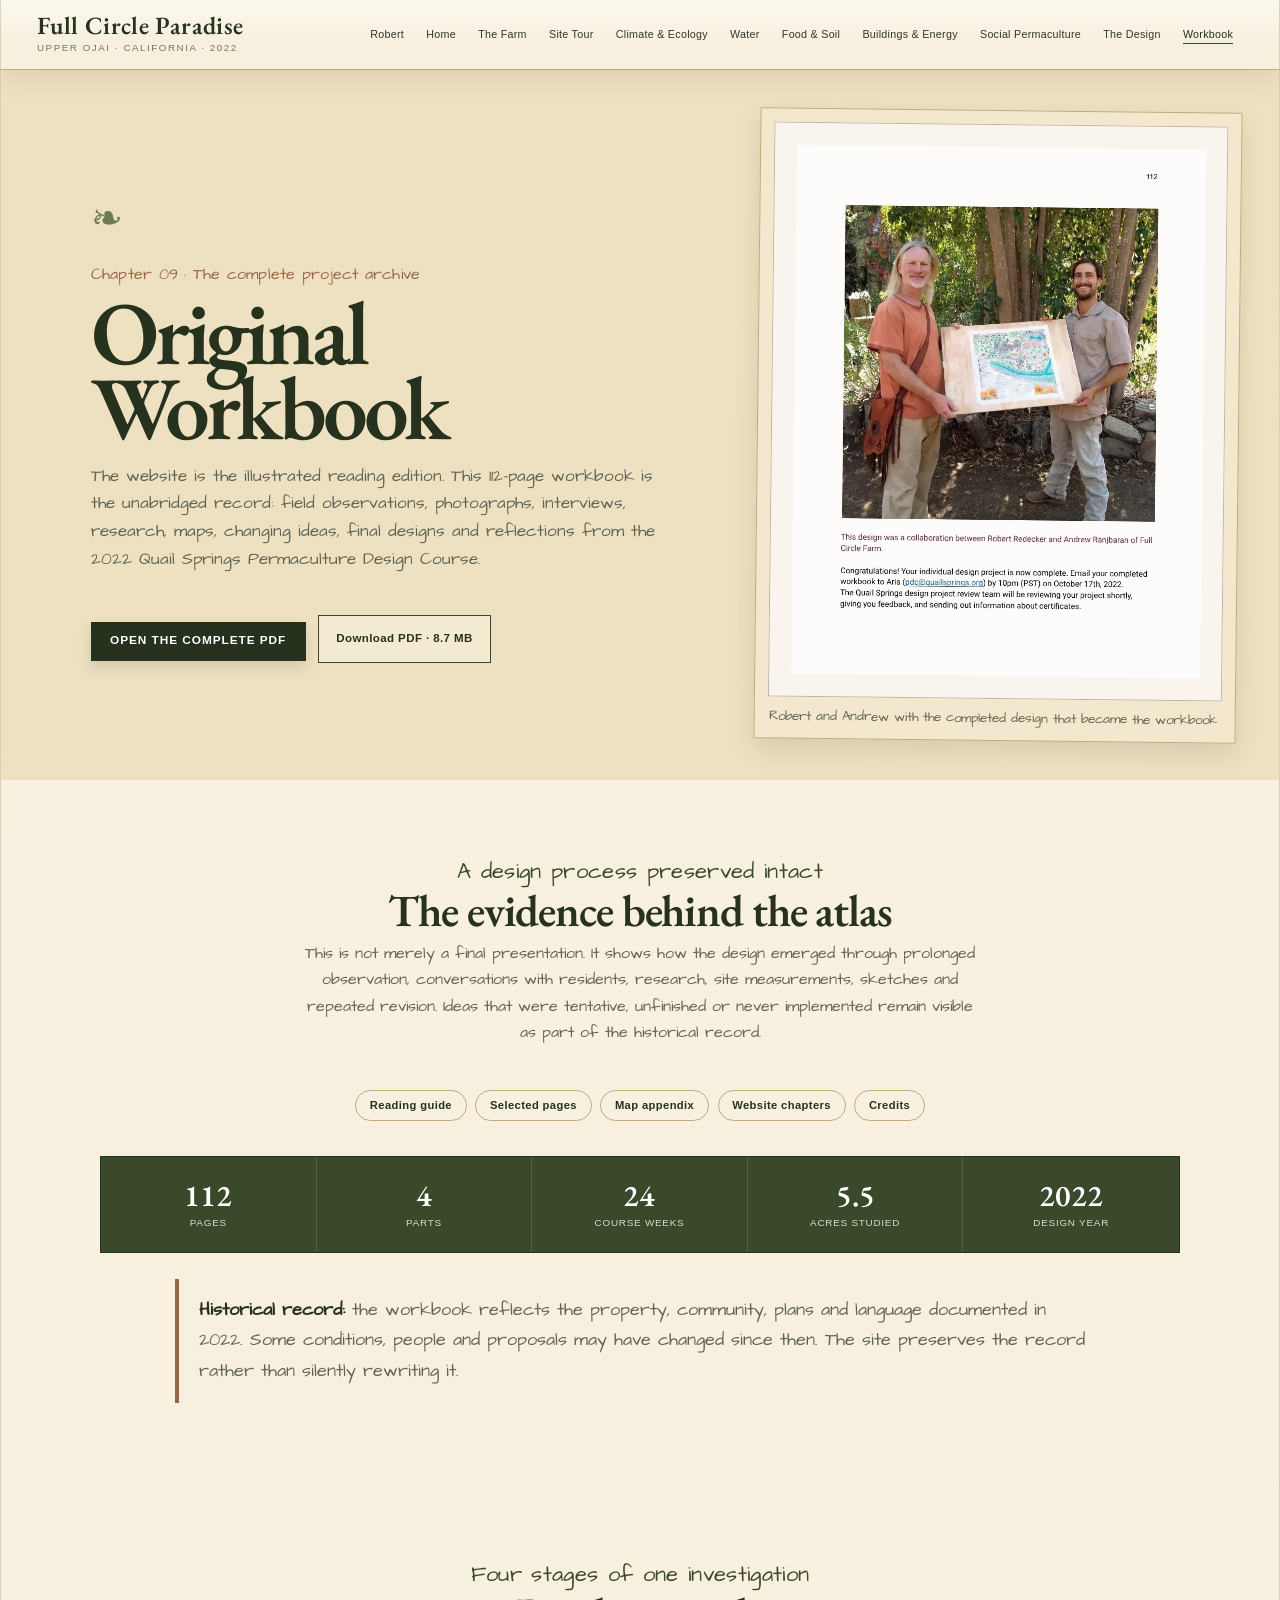
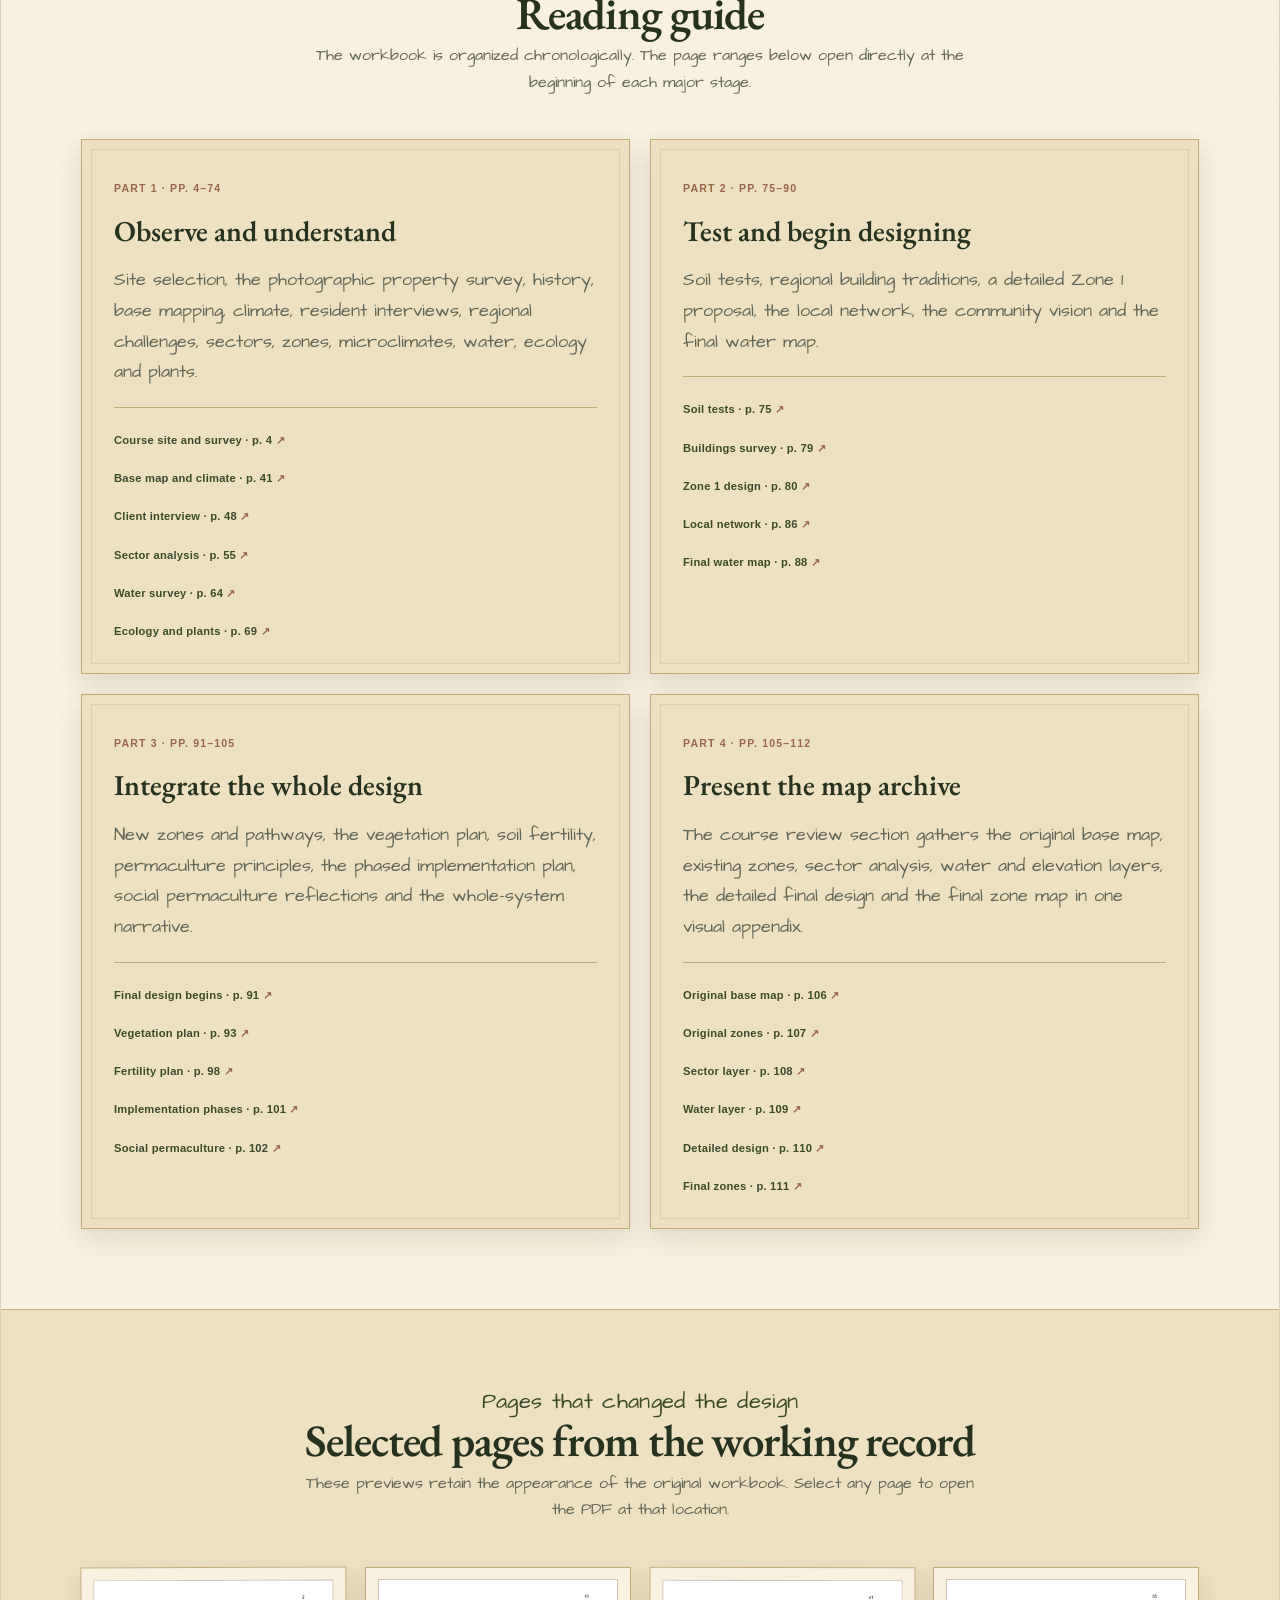
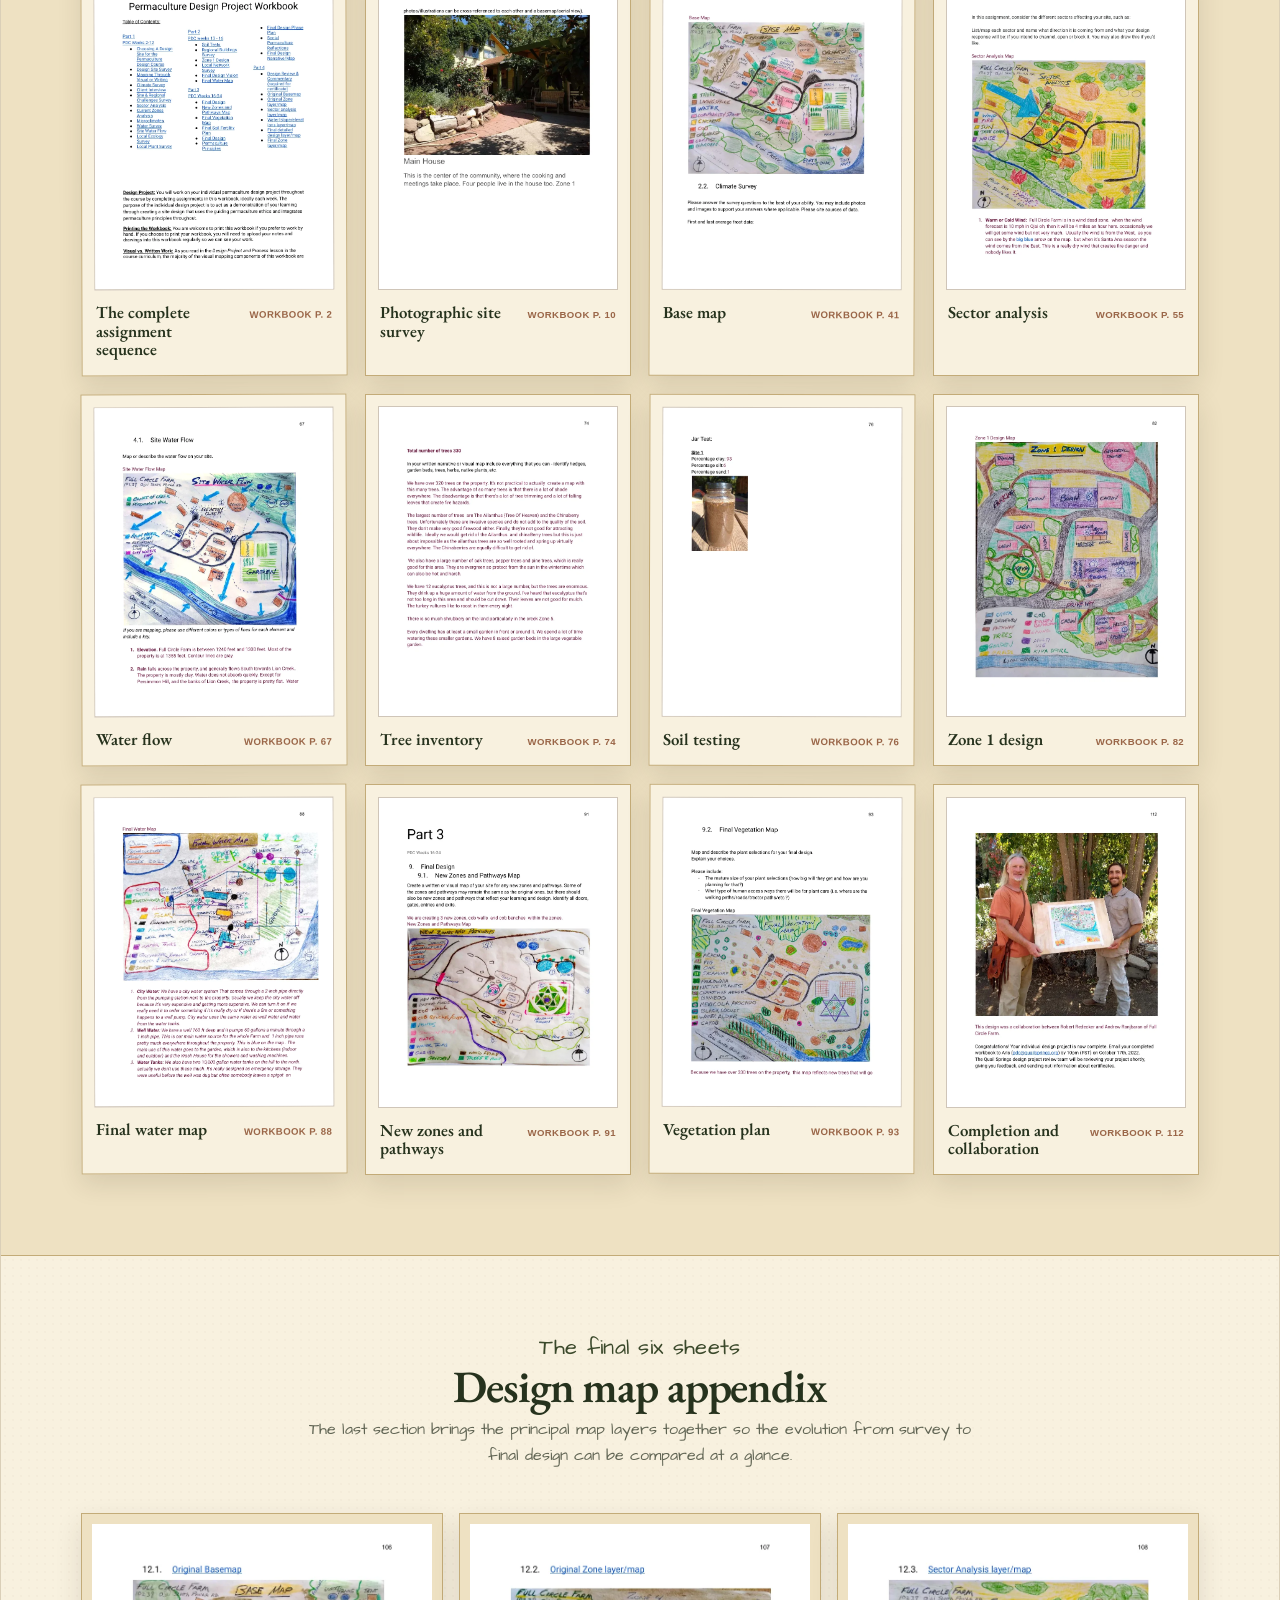
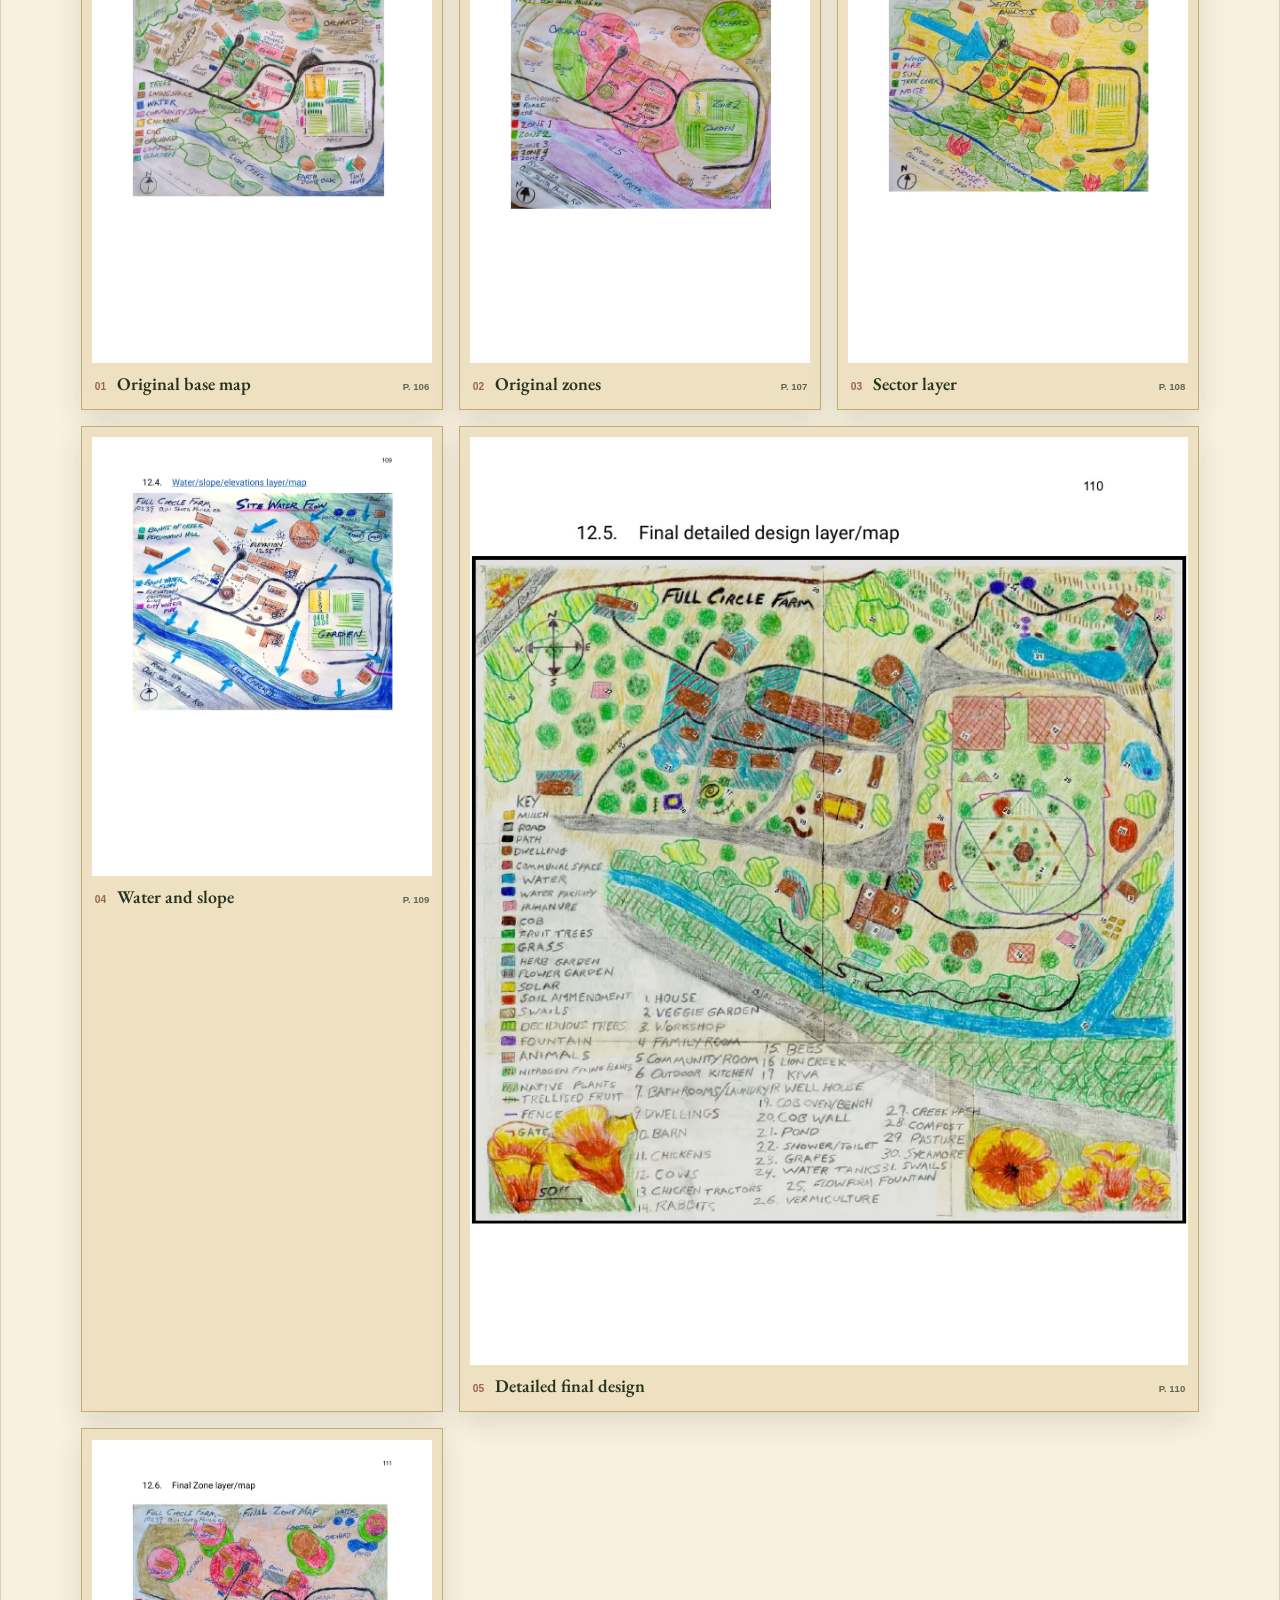
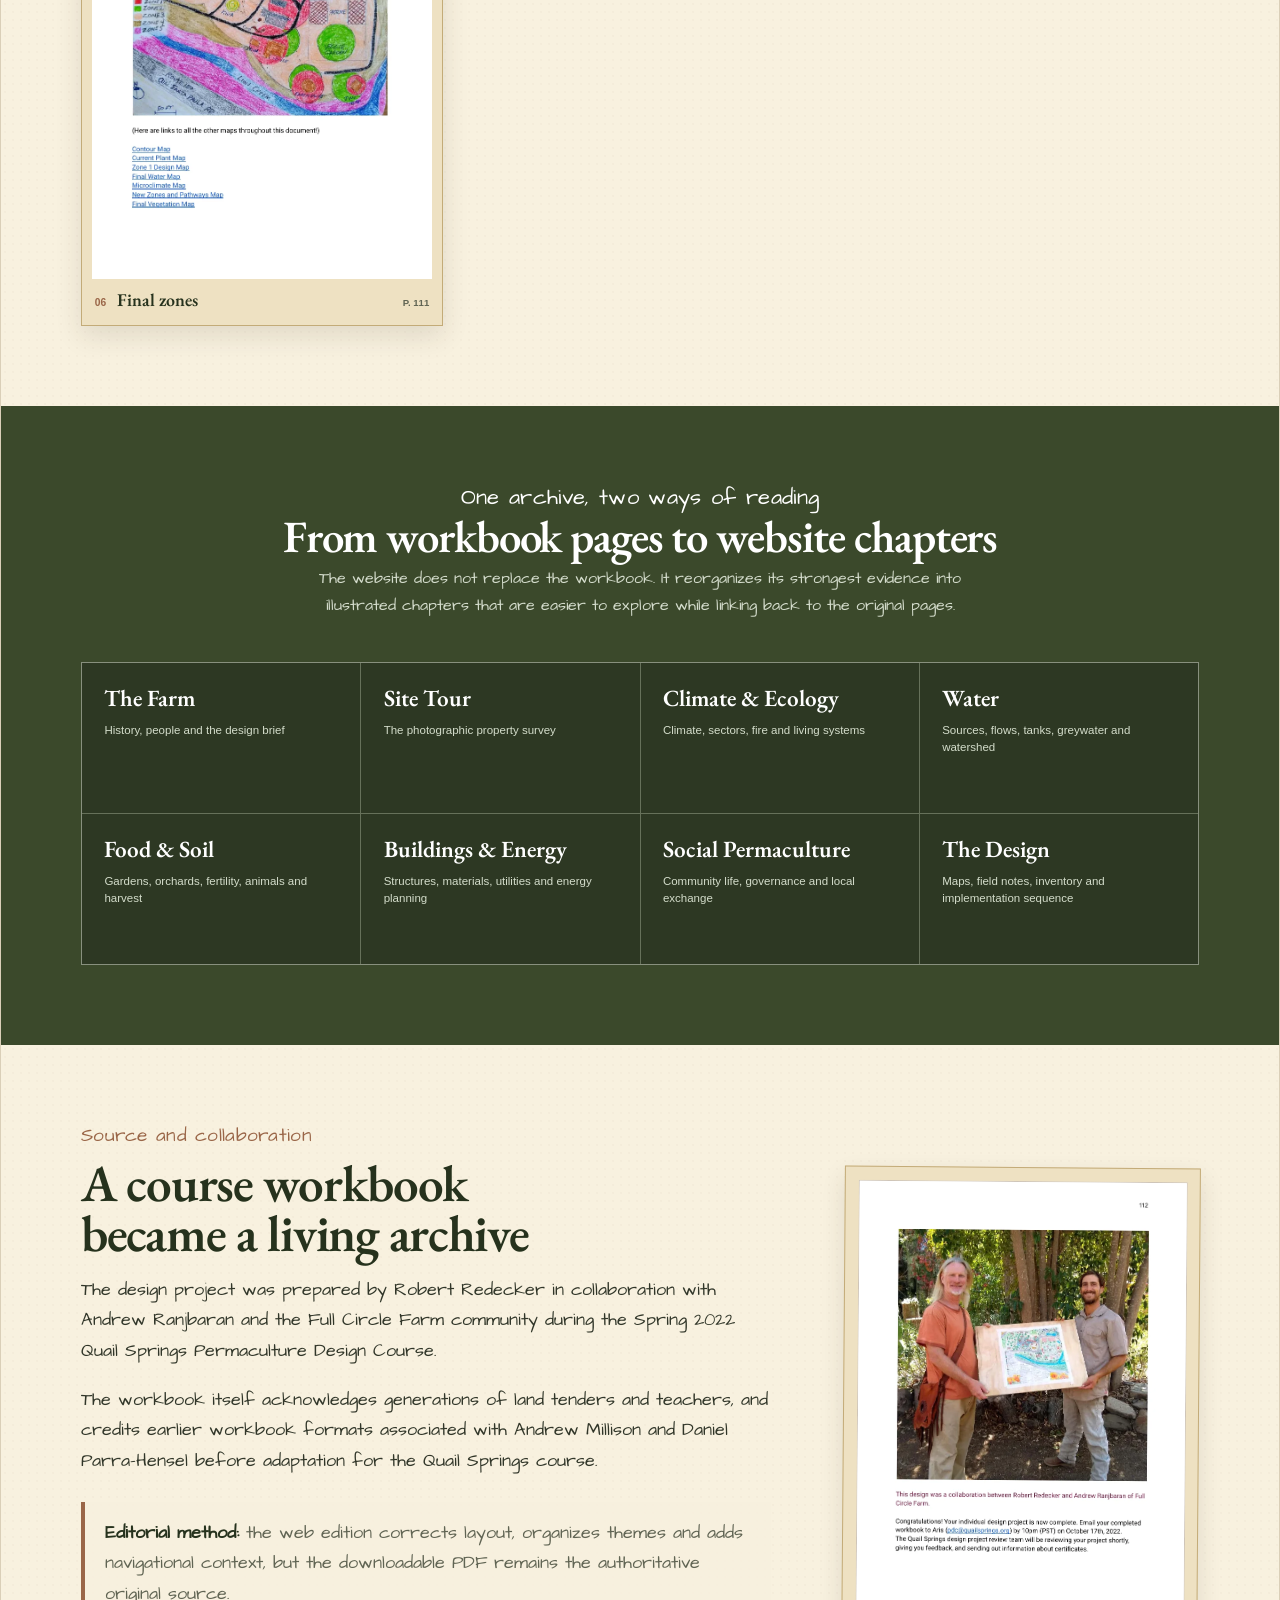
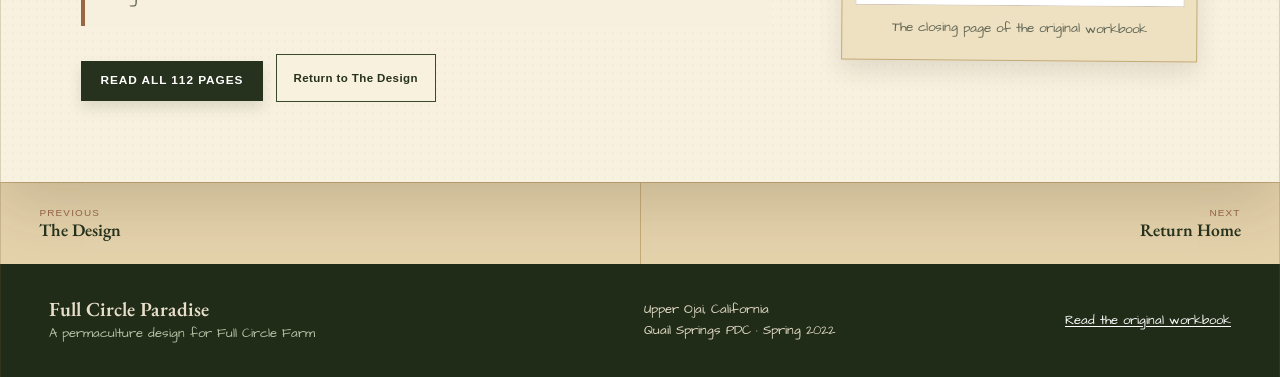
<file: workbook.html>
<!doctype html>
<html lang="en">
<head>
<meta name="robots" content="noindex, nofollow, noarchive">
  <meta charset="utf-8">
  <meta name="viewport" content="width=device-width, initial-scale=1">
  <meta name="theme-color" content="#334325">
  <meta name="description" content="The complete 112-page Full Circle Paradise permaculture design workbook: surveys, interviews, maps, design development, implementation plans and reflections from the 2022 Quail Springs PDC.">
  <title>Original Workbook · Full Circle Paradise</title>
  <link rel="icon" href="favicon.png" type="image/png">
  <link rel="stylesheet" href="style.css">
  <link rel="stylesheet" href="workbook-additions.css">
<script src="site.js" defer></script>
</head>
<body>
<a class="skip-link" href="#main">Skip to content</a>
<header class="site-header">
  <a class="wordmark" href="index.html" aria-label="Full Circle Paradise home">
    <span>Full Circle Paradise</span>
    <small>Upper Ojai · California · 2022</small>
  </a>
  <button class="menu-button" type="button" aria-expanded="false" aria-controls="primary-nav">Menu</button>
  <nav class="primary-nav" id="primary-nav" aria-label="Primary navigation">
    <a href="index.html">Home</a>
    <a href="story.html">The Farm</a>
    <a href="tour.html">Site Tour</a>
    <a href="climate.html">Climate &amp; Ecology</a>
    <a href="water.html">Water</a>
    <a href="food.html">Food &amp; Soil</a>
    <a href="buildings.html">Buildings &amp; Energy</a>
    <a href="social.html">Social Permaculture</a>
    <a href="design.html">The Design</a>
    <a href="workbook.html" class="active" aria-current="page">Workbook</a>
  </nav>
</header>

<main id="main" class="chapter-page workbook-atlas-page">
  <header class="chapter-hero workbook-hero">
    <div>
      <p class="chapter-label">Chapter 09 · The complete project archive</p>
      <h1>Original Workbook</h1>
      <p class="lede">The website is the illustrated reading edition. This 112-page workbook is the unabridged record: field observations, photographs, interviews, research, maps, changing ideas, final designs and reflections from the 2022 Quail Springs Permaculture Design Course.</p>
      <div class="workbook-actions" aria-label="Workbook actions">
        <a class="primary-button" href="documents/full-circle-paradise-workbook.pdf" target="_blank" rel="noopener">Open the complete PDF</a>
        <a class="secondary-button" href="documents/full-circle-paradise-workbook.pdf" download>Download PDF · 8.7 MB</a>
      </div>
    </div>
    <figure class="workbook-cover">
      <a href="documents/full-circle-paradise-workbook.pdf" target="_blank" rel="noopener" aria-label="Open the complete workbook PDF">
        <img src="images/story-atlas/design-completion.webp" alt="Robert Redecker and Andrew Ranjbaran holding the completed Full Circle Paradise design map">
      </a>
      <figcaption>Robert and Andrew with the completed design that became the workbook</figcaption>
    </figure>
  </header>

  <section class="workbook-opening paper-section" id="overview" aria-labelledby="overview-title">
    <header class="section-heading">
      <p class="kicker">A design process preserved intact</p>
      <h2 id="overview-title">The evidence behind the atlas</h2>
      <p>This is not merely a final presentation. It shows how the design emerged through prolonged observation, conversations with residents, research, site measurements, sketches and repeated revision. Ideas that were tentative, unfinished or never implemented remain visible as part of the historical record.</p>
    </header>

    <nav class="workbook-jump-nav" aria-label="Workbook page contents">
      <a href="#guide">Reading guide</a>
      <a href="#highlights">Selected pages</a>
      <a href="#appendix">Map appendix</a>
      <a href="#website">Website chapters</a>
      <a href="#credits">Credits</a>
    </nav>

    <div class="workbook-facts" aria-label="Workbook facts">
      <div><strong>112</strong><span>pages</span></div>
      <div><strong>4</strong><span>parts</span></div>
      <div><strong>24</strong><span>course weeks</span></div>
      <div><strong>5.5</strong><span>acres studied</span></div>
      <div><strong>2022</strong><span>design year</span></div>
    </div>

    <p class="archive-note"><strong>Historical record:</strong> the workbook reflects the property, community, plans and language documented in 2022. Some conditions, people and proposals may have changed since then. The site preserves the record rather than silently rewriting it.</p>
  </section>


  <section class="workbook-guide paper-section" id="guide" aria-labelledby="guide-title">
    <header class="section-heading">
      <p class="kicker">Four stages of one investigation</p>
      <h2 id="guide-title">Reading guide</h2>
      <p>The workbook is organized chronologically. The page ranges below open directly at the beginning of each major stage.</p>
    </header>

    <div class="part-grid">
      <article class="part-card">
        <span class="part-number">Part 1 · pp. 4–74</span>
        <h3>Observe and understand</h3>
        <p>Site selection, the photographic property survey, history, base mapping, climate, resident interviews, regional challenges, sectors, zones, microclimates, water, ecology and plants.</p>
        <ul>
          <li><a href="documents/full-circle-paradise-workbook.pdf#page=4" target="_blank" rel="noopener">Course site and survey · p. 4</a></li>
          <li><a href="documents/full-circle-paradise-workbook.pdf#page=41" target="_blank" rel="noopener">Base map and climate · p. 41</a></li>
          <li><a href="documents/full-circle-paradise-workbook.pdf#page=48" target="_blank" rel="noopener">Client interview · p. 48</a></li>
          <li><a href="documents/full-circle-paradise-workbook.pdf#page=55" target="_blank" rel="noopener">Sector analysis · p. 55</a></li>
          <li><a href="documents/full-circle-paradise-workbook.pdf#page=64" target="_blank" rel="noopener">Water survey · p. 64</a></li>
          <li><a href="documents/full-circle-paradise-workbook.pdf#page=69" target="_blank" rel="noopener">Ecology and plants · p. 69</a></li>
        </ul>
      </article>

      <article class="part-card">
        <span class="part-number">Part 2 · pp. 75–90</span>
        <h3>Test and begin designing</h3>
        <p>Soil tests, regional building traditions, a detailed Zone 1 proposal, the local network, the community vision and the final water map.</p>
        <ul>
          <li><a href="documents/full-circle-paradise-workbook.pdf#page=75" target="_blank" rel="noopener">Soil tests · p. 75</a></li>
          <li><a href="documents/full-circle-paradise-workbook.pdf#page=79" target="_blank" rel="noopener">Buildings survey · p. 79</a></li>
          <li><a href="documents/full-circle-paradise-workbook.pdf#page=80" target="_blank" rel="noopener">Zone 1 design · p. 80</a></li>
          <li><a href="documents/full-circle-paradise-workbook.pdf#page=86" target="_blank" rel="noopener">Local network · p. 86</a></li>
          <li><a href="documents/full-circle-paradise-workbook.pdf#page=88" target="_blank" rel="noopener">Final water map · p. 88</a></li>
        </ul>
      </article>

      <article class="part-card">
        <span class="part-number">Part 3 · pp. 91–105</span>
        <h3>Integrate the whole design</h3>
        <p>New zones and pathways, the vegetation plan, soil fertility, permaculture principles, the phased implementation plan, social permaculture reflections and the whole-system narrative.</p>
        <ul>
          <li><a href="documents/full-circle-paradise-workbook.pdf#page=91" target="_blank" rel="noopener">Final design begins · p. 91</a></li>
          <li><a href="documents/full-circle-paradise-workbook.pdf#page=93" target="_blank" rel="noopener">Vegetation plan · p. 93</a></li>
          <li><a href="documents/full-circle-paradise-workbook.pdf#page=98" target="_blank" rel="noopener">Fertility plan · p. 98</a></li>
          <li><a href="documents/full-circle-paradise-workbook.pdf#page=101" target="_blank" rel="noopener">Implementation phases · p. 101</a></li>
          <li><a href="documents/full-circle-paradise-workbook.pdf#page=102" target="_blank" rel="noopener">Social permaculture · p. 102</a></li>
        </ul>
      </article>

      <article class="part-card">
        <span class="part-number">Part 4 · pp. 105–112</span>
        <h3>Present the map archive</h3>
        <p>The course review section gathers the original base map, existing zones, sector analysis, water and elevation layers, the detailed final design and the final zone map in one visual appendix.</p>
        <ul>
          <li><a href="documents/full-circle-paradise-workbook.pdf#page=106" target="_blank" rel="noopener">Original base map · p. 106</a></li>
          <li><a href="documents/full-circle-paradise-workbook.pdf#page=107" target="_blank" rel="noopener">Original zones · p. 107</a></li>
          <li><a href="documents/full-circle-paradise-workbook.pdf#page=108" target="_blank" rel="noopener">Sector layer · p. 108</a></li>
          <li><a href="documents/full-circle-paradise-workbook.pdf#page=109" target="_blank" rel="noopener">Water layer · p. 109</a></li>
          <li><a href="documents/full-circle-paradise-workbook.pdf#page=110" target="_blank" rel="noopener">Detailed design · p. 110</a></li>
          <li><a href="documents/full-circle-paradise-workbook.pdf#page=111" target="_blank" rel="noopener">Final zones · p. 111</a></li>
        </ul>
      </article>
    </div>
  </section>

  <section class="workbook-highlights paper-section" id="highlights" aria-labelledby="highlights-title">
    <header class="section-heading">
      <p class="kicker">Pages that changed the design</p>
      <h2 id="highlights-title">Selected pages from the working record</h2>
      <p>These previews retain the appearance of the original workbook. Select any page to open the PDF at that location.</p>
    </header>

    <div class="page-gallery">
      <figure class="page-preview tall-preview">
        <a href="documents/full-circle-paradise-workbook.pdf#page=2" target="_blank" rel="noopener">
          <img src="images/workbook-atlas/contents.webp" alt="Workbook table of contents on page 2" loading="lazy">
        </a>
        <figcaption><strong>The complete assignment sequence</strong><span>Workbook p. 2</span></figcaption>
      </figure>

      <figure class="page-preview">
        <a href="documents/full-circle-paradise-workbook.pdf#page=10" target="_blank" rel="noopener">
          <img src="images/workbook-atlas/main-house.webp" alt="Main house entry in the photographic design site survey" loading="lazy">
        </a>
        <figcaption><strong>Photographic site survey</strong><span>Workbook p. 10</span></figcaption>
      </figure>

      <figure class="page-preview map-preview">
        <a href="documents/full-circle-paradise-workbook.pdf#page=41" target="_blank" rel="noopener">
          <img src="images/workbook-atlas/base-map.webp" alt="Hand-drawn base map of Full Circle Farm" loading="lazy">
        </a>
        <figcaption><strong>Base map</strong><span>Workbook p. 41</span></figcaption>
      </figure>

      <figure class="page-preview map-preview">
        <a href="documents/full-circle-paradise-workbook.pdf#page=55" target="_blank" rel="noopener">
          <img src="images/workbook-atlas/sector-analysis.webp" alt="Hand-drawn sector analysis map showing wind, fire, sun, trees and noise" loading="lazy">
        </a>
        <figcaption><strong>Sector analysis</strong><span>Workbook p. 55</span></figcaption>
      </figure>

      <figure class="page-preview map-preview">
        <a href="documents/full-circle-paradise-workbook.pdf#page=67" target="_blank" rel="noopener">
          <img src="images/workbook-atlas/water-flow.webp" alt="Water flow assignment and hand-drawn water map" loading="lazy">
        </a>
        <figcaption><strong>Water flow</strong><span>Workbook p. 67</span></figcaption>
      </figure>

      <figure class="page-preview">
        <a href="documents/full-circle-paradise-workbook.pdf#page=74" target="_blank" rel="noopener">
          <img src="images/workbook-atlas/tree-inventory.webp" alt="Workbook page recording the plant and tree inventory" loading="lazy">
        </a>
        <figcaption><strong>Tree inventory</strong><span>Workbook p. 74</span></figcaption>
      </figure>

      <figure class="page-preview">
        <a href="documents/full-circle-paradise-workbook.pdf#page=76" target="_blank" rel="noopener">
          <img src="images/workbook-atlas/soil-test.webp" alt="Workbook soil jar test results" loading="lazy">
        </a>
        <figcaption><strong>Soil testing</strong><span>Workbook p. 76</span></figcaption>
      </figure>

      <figure class="page-preview map-preview">
        <a href="documents/full-circle-paradise-workbook.pdf#page=82" target="_blank" rel="noopener">
          <img src="images/workbook-atlas/zone-one.webp" alt="Hand-drawn Zone 1 design map" loading="lazy">
        </a>
        <figcaption><strong>Zone 1 design</strong><span>Workbook p. 82</span></figcaption>
      </figure>

      <figure class="page-preview map-preview">
        <a href="documents/full-circle-paradise-workbook.pdf#page=88" target="_blank" rel="noopener">
          <img src="images/workbook-atlas/final-water.webp" alt="Final water map and written explanation" loading="lazy">
        </a>
        <figcaption><strong>Final water map</strong><span>Workbook p. 88</span></figcaption>
      </figure>

      <figure class="page-preview map-preview">
        <a href="documents/full-circle-paradise-workbook.pdf#page=91" target="_blank" rel="noopener">
          <img src="images/workbook-atlas/new-zones.webp" alt="New zones and pathways map at the beginning of the final design" loading="lazy">
        </a>
        <figcaption><strong>New zones and pathways</strong><span>Workbook p. 91</span></figcaption>
      </figure>

      <figure class="page-preview map-preview">
        <a href="documents/full-circle-paradise-workbook.pdf#page=93" target="_blank" rel="noopener">
          <img src="images/workbook-atlas/vegetation.webp" alt="Final vegetation map and planting notes" loading="lazy">
        </a>
        <figcaption><strong>Vegetation plan</strong><span>Workbook p. 93</span></figcaption>
      </figure>

      <figure class="page-preview tall-preview">
        <a href="documents/full-circle-paradise-workbook.pdf#page=112" target="_blank" rel="noopener">
          <img src="images/workbook-atlas/completion.webp" alt="Final workbook page naming the collaboration and marking completion" loading="lazy">
        </a>
        <figcaption><strong>Completion and collaboration</strong><span>Workbook p. 112</span></figcaption>
      </figure>
    </div>
  </section>

  <section class="map-appendix paper-section" id="appendix" aria-labelledby="appendix-title">
    <header class="section-heading">
      <p class="kicker">The final six sheets</p>
      <h2 id="appendix-title">Design map appendix</h2>
      <p>The last section brings the principal map layers together so the evolution from survey to final design can be compared at a glance.</p>
    </header>

    <div class="appendix-grid">
      <figure>
        <a href="documents/full-circle-paradise-workbook.pdf#page=106" target="_blank" rel="noopener"><img src="images/workbook-atlas/original-basemap.webp" alt="Original base map on workbook page 106" loading="lazy"></a>
        <figcaption><span>01</span><strong>Original base map</strong><small>p. 106</small></figcaption>
      </figure>
      <figure>
        <a href="documents/full-circle-paradise-workbook.pdf#page=107" target="_blank" rel="noopener"><img src="images/workbook-atlas/original-zones.webp" alt="Original zone map on workbook page 107" loading="lazy"></a>
        <figcaption><span>02</span><strong>Original zones</strong><small>p. 107</small></figcaption>
      </figure>
      <figure>
        <a href="documents/full-circle-paradise-workbook.pdf#page=108" target="_blank" rel="noopener"><img src="images/workbook-atlas/sector-layer.webp" alt="Sector analysis layer on workbook page 108" loading="lazy"></a>
        <figcaption><span>03</span><strong>Sector layer</strong><small>p. 108</small></figcaption>
      </figure>
      <figure>
        <a href="documents/full-circle-paradise-workbook.pdf#page=109" target="_blank" rel="noopener"><img src="images/workbook-atlas/water-layer.webp" alt="Water slope and elevations layer on workbook page 109" loading="lazy"></a>
        <figcaption><span>04</span><strong>Water and slope</strong><small>p. 109</small></figcaption>
      </figure>
      <figure class="appendix-feature">
        <a href="documents/full-circle-paradise-workbook.pdf#page=110" target="_blank" rel="noopener"><img src="images/workbook-atlas/final-design.webp" alt="Detailed final design map on workbook page 110" loading="lazy"></a>
        <figcaption><span>05</span><strong>Detailed final design</strong><small>p. 110</small></figcaption>
      </figure>
      <figure>
        <a href="documents/full-circle-paradise-workbook.pdf#page=111" target="_blank" rel="noopener"><img src="images/workbook-atlas/final-zone.webp" alt="Final zone map on workbook page 111" loading="lazy"></a>
        <figcaption><span>06</span><strong>Final zones</strong><small>p. 111</small></figcaption>
      </figure>
    </div>
  </section>

  <section class="workbook-to-website paper-section" id="website" aria-labelledby="website-title">
    <header class="section-heading">
      <p class="kicker">One archive, two ways of reading</p>
      <h2 id="website-title">From workbook pages to website chapters</h2>
      <p>The website does not replace the workbook. It reorganizes its strongest evidence into illustrated chapters that are easier to explore while linking back to the original pages.</p>
    </header>

    <div class="chapter-source-grid">
      <a href="story.html"><span>The Farm</span><small>History, people and the design brief</small></a>
      <a href="tour.html"><span>Site Tour</span><small>The photographic property survey</small></a>
      <a href="climate.html"><span>Climate &amp; Ecology</span><small>Climate, sectors, fire and living systems</small></a>
      <a href="water.html"><span>Water</span><small>Sources, flows, tanks, greywater and watershed</small></a>
      <a href="food.html"><span>Food &amp; Soil</span><small>Gardens, orchards, fertility, animals and harvest</small></a>
      <a href="buildings.html"><span>Buildings &amp; Energy</span><small>Structures, materials, utilities and energy planning</small></a>
      <a href="social.html"><span>Social Permaculture</span><small>Community life, governance and local exchange</small></a>
      <a href="design.html"><span>The Design</span><small>Maps, field notes, inventory and implementation sequence</small></a>
    </div>
  </section>

  <section class="workbook-credits paper-section" id="credits" aria-labelledby="credits-title">
    <div class="credits-copy">
      <p class="kicker">Source and collaboration</p>
      <h2 id="credits-title">A course workbook became a living archive</h2>
      <p>The design project was prepared by Robert Redecker in collaboration with Andrew Ranjbaran and the Full Circle Farm community during the Spring 2022 Quail Springs Permaculture Design Course.</p>
      <p>The workbook itself acknowledges generations of land tenders and teachers, and credits earlier workbook formats associated with Andrew Millison and Daniel Parra-Hensel before adaptation for the Quail Springs course.</p>
      <p class="archive-note"><strong>Editorial method:</strong> the web edition corrects layout, organizes themes and adds navigational context, but the downloadable PDF remains the authoritative original source.</p>
      <div class="workbook-actions closing-actions">
        <a class="primary-button" href="documents/full-circle-paradise-workbook.pdf" target="_blank" rel="noopener">Read all 112 pages</a>
        <a class="secondary-button" href="design.html">Return to The Design</a>
      </div>
    </div>
    <figure class="credits-page">
      <a href="documents/full-circle-paradise-workbook.pdf#page=112" target="_blank" rel="noopener">
        <img src="images/workbook-atlas/completion.webp" alt="Final page of the Full Circle Paradise workbook" loading="lazy">
      </a>
      <figcaption>The closing page of the original workbook</figcaption>
    </figure>
  </section>
</main>

<nav class="chapter-nav" aria-label="Chapter navigation">
  <a class="previous" href="design.html"><span>Previous</span>The Design</a>
  <a class="next" href="index.html"><span>Next</span>Return Home</a>
</nav>
<footer class="site-footer">
  <div><strong>Full Circle Paradise</strong><br><span>A permaculture design for Full Circle Farm</span></div>
  <div>Upper Ojai, California<br>Quail Springs PDC · Spring 2022</div>
  <a href="documents/full-circle-paradise-workbook.pdf">Read the original workbook</a>
</footer>
<div class="lightbox" hidden aria-hidden="true"><button type="button" aria-label="Close image">×</button><img alt=""><p></p></div>
</body>
</html>
</file>
<file: style.css>
@import url('https://fonts.googleapis.com/css2?family=Architects+Daughter&family=EB+Garamond:ital,wght@0,400;0,500;0,600;0,700;1,500;1,600&display=swap');

:root {
  --ink: #313629;
  --ink-soft: #606453;
  --forest: #3b492b;
  --forest-dark: #26321d;
  --moss: #6f7954;
  --sage: #98a17d;
  --terracotta: #9a6648;
  --ochre: #ae884e;
  --paper: #eee1c2;
  --paper-light: #f8f1df;
  --paper-deep: #e4d2ab;
  --line: #c3ab78;
  --line-soft: rgba(112, 87, 46, .22);
  --shadow: 0 22px 55px rgba(51, 40, 21, .17);
  --shadow-soft: 0 10px 25px rgba(51, 40, 21, .12);
  --display: 'EB Garamond', Garamond, Georgia, serif;
  --hand: 'Architects Daughter', 'Segoe Print', cursive;
  --sans: 'Trebuchet MS', 'Avenir Next', Avenir, Arial, sans-serif;
}

* { box-sizing: border-box; }
html { scroll-behavior: smooth; }
body {
  margin: 0;
  color: var(--ink);
  background:
    radial-gradient(rgba(74, 56, 27, .055) .7px, transparent .8px),
    linear-gradient(180deg, rgba(255,255,255,.20), transparent 32%),
    #d8ccb0;
  background-size: 5px 5px, 100% 100%, auto;
  font: 18px/1.7 var(--hand);
  text-rendering: optimizeLegibility;
}
img { display: block; max-width: 100%; }
a { color: var(--forest); text-underline-offset: .18em; }
a:hover { color: var(--terracotta); }
button, a { -webkit-tap-highlight-color: transparent; }
:focus-visible { outline: 3px solid var(--terracotta); outline-offset: 3px; }

.skip-link {
  position: fixed;
  z-index: 100;
  left: 1rem;
  top: -6rem;
  padding: .65rem 1rem;
  background: white;
  color: #111;
}
.skip-link:focus { top: 1rem; }

.site-header {
  position: sticky;
  top: 0;
  z-index: 40;
  display: flex;
  align-items: center;
  justify-content: space-between;
  gap: 1.5rem;
  max-width: 1340px;
  margin: 0 auto;
  padding: .9rem 2.25rem;
  background:
    linear-gradient(180deg, rgba(255,255,255,.56), transparent 60%),
    rgba(248, 241, 223, .97);
  border-inline: 1px solid var(--line-soft);
  border-bottom: 1px solid var(--line);
  box-shadow: 0 10px 22px rgba(48, 39, 22, .08);
  backdrop-filter: blur(10px);
}
.wordmark {
  min-width: 210px;
  color: var(--forest-dark);
  text-decoration: none;
}
.wordmark span {
  display: block;
  font: 600 1.55rem/.95 var(--display);
  letter-spacing: .015em;
}
.wordmark small {
  display: block;
  margin-top: .28rem;
  color: var(--moss);
  font: .61rem/1.2 var(--sans);
  letter-spacing: .16em;
  text-transform: uppercase;
}
.primary-nav {
  display: flex;
  flex-wrap: wrap;
  justify-content: flex-end;
  gap: .15rem;
}
.primary-nav a {
  position: relative;
  padding: .58rem .62rem;
  color: var(--ink);
  text-decoration: none;
  font: .67rem/1 var(--sans);
  letter-spacing: .025em;
}
.primary-nav a::after {
  content: "";
  position: absolute;
  left: .62rem;
  right: .62rem;
  bottom: .28rem;
  height: 1px;
  background: transparent;
  transform: scaleX(.25);
  transition: background .2s ease, transform .2s ease;
}
.primary-nav a:hover::after,
.primary-nav a.active::after {
  background: var(--forest);
  transform: scaleX(1);
}
.primary-nav a:hover,
.primary-nav a.active { color: var(--forest-dark); }
.menu-button {
  display: none;
  border: 1px solid var(--forest);
  border-radius: 999px;
  padding: .45rem .85rem;
  color: var(--forest);
  background: transparent;
  font: .75rem var(--sans);
}

main,
.site-footer,
.chapter-nav {
  max-width: 1340px;
  margin-inline: auto;
}
main {
  position: relative;
  overflow: hidden;
  background:
    radial-gradient(circle at 12% 15%, rgba(255,255,255,.22), transparent 24%),
    radial-gradient(rgba(98, 73, 35, .035) .7px, transparent .8px),
    var(--paper-light);
  background-size: auto, 7px 7px, auto;
  border-inline: 1px solid var(--line-soft);
  box-shadow: var(--shadow);
}

.home-hero {
  position: relative;
  display: grid;
  grid-template-columns: minmax(350px, 37%) minmax(0, 63%);
  min-height: 690px;
  padding: 2.6rem 2.8rem 3rem 0;
  background:
    linear-gradient(180deg, rgba(255,255,255,.18), transparent 45%),
    var(--paper-light);
}
.home-hero::after {
  content: "";
  position: absolute;
  left: 0;
  right: 0;
  bottom: -1px;
  height: 29px;
  z-index: 8;
  background-image: url("data:image/svg+xml,%3Csvg xmlns='http://www.w3.org/2000/svg' viewBox='0 0 1400 38' preserveAspectRatio='none'%3E%3Cpath fill='%23eee1c2' d='M0 14C71 7 112 25 187 19c82-7 106-17 196-11 86 5 104 22 197 16 99-6 119-19 212-10 96 9 118 21 216 12 89-8 115-19 204-10 80 8 119 17 188 10v12H0Z'/%3E%3C/svg%3E");
  background-size: 100% 100%;
}
.hero-journal {
  position: relative;
  z-index: 5;
  display: flex;
  flex-direction: column;
  justify-content: center;
  padding: 3.9rem 3.15rem 3.8rem 6.8rem;
  background:
    linear-gradient(90deg, rgba(255,255,255,.28), transparent 34%),
    radial-gradient(rgba(108, 81, 39, .035) .7px, transparent .8px),
    var(--paper-light);
  background-size: auto, 8px 8px, auto;
}
.hero-journal::before {
  content: "";
  position: absolute;
  left: .9rem;
  top: 2.4rem;
  bottom: 2.1rem;
  width: 94px;
  opacity: .58;
  background-image: url("data:image/svg+xml,%3Csvg xmlns='http://www.w3.org/2000/svg' width='120' height='620' viewBox='0 0 120 620'%3E%3Cg fill='none' stroke='%235d7048' stroke-width='2.1' stroke-linecap='round' stroke-linejoin='round'%3E%3Cpath d='M50 605C46 510 55 404 53 310C51 222 43 125 53 15'/%3E%3Cpath d='M52 74C26 62 14 40 17 18C41 25 54 48 52 74Z' fill='%2393a17b' fill-opacity='.12'/%3E%3Cpath d='M52 122C79 108 95 83 91 60C67 69 52 93 52 122Z' fill='%2393a17b' fill-opacity='.12'/%3E%3Cpath d='M51 184C22 170 8 143 13 118C40 126 54 153 51 184Z' fill='%2393a17b' fill-opacity='.12'/%3E%3Cpath d='M53 241C81 227 98 202 94 178C68 187 53 212 53 241Z' fill='%2393a17b' fill-opacity='.12'/%3E%3Cpath d='M52 304C25 289 11 265 15 239C40 247 54 273 52 304Z' fill='%2393a17b' fill-opacity='.12'/%3E%3Cpath d='M53 370C82 354 98 329 93 304C68 314 53 340 53 370Z' fill='%2393a17b' fill-opacity='.12'/%3E%3Cpath d='M52 438C24 422 12 397 17 372C42 381 55 406 52 438Z' fill='%2393a17b' fill-opacity='.12'/%3E%3Cpath d='M53 503C81 488 98 462 93 438C68 447 53 473 53 503Z' fill='%2393a17b' fill-opacity='.12'/%3E%3Cpath d='M51 557C31 547 21 528 24 509C43 515 53 535 51 557Z' fill='%2393a17b' fill-opacity='.12'/%3E%3Ccircle cx='53' cy='119' r='3'/%3E%3Ccircle cx='52' cy='302' r='3'/%3E%3Ccircle cx='53' cy='500' r='3'/%3E%3C/g%3E%3C/svg%3E");
  background-repeat: no-repeat;
  background-position: center;
  background-size: contain;
}
.hero-journal::after {
  content: "";
  position: absolute;
  z-index: 7;
  top: 0;
  bottom: 0;
  right: -41px;
  width: 70px;
  background: var(--paper-light);
  clip-path: polygon(0 0, 62% 0, 84% 5%, 57% 12%, 90% 19%, 61% 27%, 87% 36%, 58% 45%, 92% 54%, 61% 63%, 86% 72%, 57% 81%, 91% 90%, 60% 100%, 0 100%);
  filter: drop-shadow(8px 0 6px rgba(63, 45, 20, .13));
}
.kicker,
.chapter-label {
  margin: 0 0 .65rem;
  color: var(--terracotta);
  font: 1.18rem/1.2 var(--hand);
  letter-spacing: .015em;
}
.hero-journal .kicker {
  position: relative;
  width: max-content;
  font-size: 1.45rem;
  transform: rotate(-1deg);
}
.hero-journal .kicker::after {
  content: "";
  position: absolute;
  left: 0;
  right: 0;
  bottom: -.22rem;
  height: 2px;
  background: var(--moss);
  transform: rotate(-1deg);
}
h1,
h2,
h3 {
  color: var(--forest-dark);
  text-wrap: balance;
}
h1 {
  margin: 0;
  font: 600 clamp(4rem, 7vw, 6.65rem)/.84 var(--display);
  letter-spacing: -.045em;
}
h2 {
  margin: 0 0 1rem;
  font: 600 clamp(2.35rem, 4vw, 3.5rem)/.96 var(--display);
  letter-spacing: -.025em;
}
h3 {
  margin: 0 0 .45rem;
  font: 600 1.4rem/1.1 var(--display);
}
.hero-divider {
  display: flex;
  align-items: center;
  gap: .75rem;
  width: min(250px, 90%);
  margin: 1.35rem 0 1.2rem;
  color: var(--moss);
}
.hero-divider::before,
.hero-divider::after {
  content: "";
  flex: 1;
  height: 1px;
  background: var(--line);
}
.hero-divider span { font-size: 1.25rem; }
.hero-description {
  max-width: 30rem;
  margin: 0 0 1.15rem;
  color: var(--ink-soft);
  font: 1.03rem/1.68 var(--hand);
}
.hero-meta {
  display: grid;
  gap: .2rem;
  margin-bottom: 1.15rem;
  color: var(--forest);
  font: .98rem/1.55 var(--hand);
}
.hero-meta span::before {
  content: "❧";
  display: inline-block;
  width: 1.6rem;
  color: var(--moss);
}
.hero-button,
.primary-button {
  display: inline-flex;
  align-items: center;
  justify-content: center;
  gap: .7rem;
  width: max-content;
  margin-top: .3rem;
  padding: .8rem 1.15rem;
  border: 1px solid var(--forest-dark);
  background: var(--forest-dark);
  color: #fff;
  text-decoration: none;
  font: 700 .74rem/1 var(--sans);
  letter-spacing: .08em;
  text-transform: uppercase;
  box-shadow: 0 7px 14px rgba(41, 49, 29, .13);
  transition: transform .2s ease, background .2s ease;
}
.hero-button:hover,
.primary-button:hover {
  color: #fff;
  background: var(--terracotta);
  transform: translateY(-2px);
}
.hero-photo {
  position: relative;
  z-index: 3;
  align-self: center;
  margin: 1.2rem 0 1.2rem -1.2rem;
  padding: 15px 15px 42px;
  min-width: 0;
  background:
    radial-gradient(rgba(105, 78, 38, .045) .7px, transparent .8px),
    #f3e8ce;
  background-size: 7px 7px, auto;
  border: 1px solid #baa171;
  clip-path: polygon(.3% 1%, 8% .4%, 18% .9%, 29% .3%, 39% .8%, 50% .2%, 61% .75%, 72% .2%, 84% .8%, 96% .3%, 99.7% 1.1%, 99.3% 12%, 99.8% 24%, 99.2% 36%, 99.7% 48%, 99.1% 61%, 99.7% 74%, 99.2% 87%, 99.6% 98.9%, 88% 99.6%, 77% 99.1%, 65% 99.7%, 53% 99.2%, 40% 99.8%, 28% 99.15%, 16% 99.7%, .5% 99%, .9% 87%, .3% 75%, .8% 62%, .2% 50%, .8% 38%, .2% 25%, .7% 12%);
  box-shadow:
    0 23px 38px rgba(47, 38, 21, .22),
    0 5px 10px rgba(47, 38, 21, .10);
  transform: rotate(.18deg);
}
.hero-photo img {
  width: 100%;
  height: 590px;
  object-fit: cover;
  object-position: center;
  border: 1px solid rgba(111, 87, 50, .42);
  filter: saturate(.88) contrast(.97) sepia(.025);
}
.hero-photo figcaption {
  position: absolute;
  right: 1.35rem;
  bottom: .8rem;
  margin: 0;
  color: var(--ink-soft);
  font: .82rem/1.2 var(--hand);
}

.paper-section {
  position: relative;
  padding: 5rem 4.6rem 5.3rem;
  background:
    radial-gradient(rgba(105, 78, 38, .035) .7px, transparent .8px),
    var(--paper);
  background-size: 8px 8px, auto;
}
.chapter-index::before,
.chapter-index::after {
  content: "";
  position: absolute;
  width: 150px;
  height: 220px;
  opacity: .18;
  pointer-events: none;
  background-image: url("data:image/svg+xml,%3Csvg xmlns='http://www.w3.org/2000/svg' width='150' height='220' viewBox='0 0 150 220'%3E%3Cg fill='none' stroke='%235d7048' stroke-width='2' stroke-linecap='round'%3E%3Cpath d='M31 216C42 160 51 104 72 7'/%3E%3Cpath d='M60 62C35 57 21 42 19 24C41 27 57 42 60 62Z'/%3E%3Cpath d='M50 112C28 104 16 87 18 70C40 76 52 94 50 112Z'/%3E%3Cpath d='M43 166C21 157 10 140 13 122C34 128 46 147 43 166Z'/%3E%3Cpath d='M67 83C89 74 103 57 105 39C83 44 69 64 67 83Z'/%3E%3Cpath d='M57 138C80 128 94 110 95 92C73 99 59 119 57 138Z'/%3E%3Cpath d='M48 192C69 183 83 166 85 149C64 155 50 175 48 192Z'/%3E%3C/g%3E%3C/svg%3E");
  background-repeat: no-repeat;
  background-size: contain;
}
.chapter-index::before { left: 1rem; top: 2rem; transform: rotate(-9deg); }
.chapter-index::after { right: .6rem; bottom: 1.2rem; transform: scaleX(-1) rotate(-6deg); }
.section-heading {
  position: relative;
  z-index: 2;
  max-width: 800px;
  margin: 0 auto 2.7rem;
  text-align: center;
}
.section-heading .kicker {
  margin-bottom: .2rem;
  color: var(--forest);
  font-size: 1.35rem;
}
.section-heading h2 {
  margin-bottom: .55rem;
  font-size: clamp(2.2rem, 3.5vw, 3.15rem);
}
.section-heading > p:last-child {
  max-width: 680px;
  margin: 0 auto;
  color: var(--ink-soft);
  font-size: .97rem;
}
.chapter-grid {
  position: relative;
  z-index: 2;
  display: grid;
  grid-template-columns: repeat(4, 1fr);
  gap: 1.35rem;
}
.chapter-card {
  position: relative;
  display: flex;
  flex-direction: column;
  min-width: 0;
  padding: .72rem .72rem 1.25rem;
  background:
    linear-gradient(180deg, rgba(255,255,255,.24), transparent 30%),
    var(--paper-light);
  border: 1px solid var(--line);
  color: var(--ink);
  text-decoration: none;
  box-shadow: 0 9px 18px rgba(57, 45, 25, .10);
  transition: transform .2s ease, box-shadow .2s ease;
}
.chapter-card:hover {
  color: var(--ink);
  transform: translateY(-5px);
  box-shadow: 0 16px 28px rgba(57, 45, 25, .16);
}
.chapter-card img {
  width: 100%;
  aspect-ratio: 4/3;
  object-fit: cover;
  border: 1px solid rgba(129, 103, 65, .42);
  filter: saturate(.86) contrast(.97) sepia(.02);
}
.chapter-card h3 {
  margin: .95rem .48rem .22rem;
  font-size: 1.55rem;
  line-height: 1;
}
.chapter-card p {
  min-height: 3.2em;
  margin: 0 .48rem .8rem;
  color: var(--ink-soft);
  font-size: .86rem;
  line-height: 1.55;
}
.chapter-number {
  position: absolute;
  top: .92rem;
  left: .92rem;
  padding: .24rem .42rem;
  background: rgba(248, 241, 223, .94);
  border: 1px solid rgba(112, 87, 46, .24);
  color: var(--forest);
  font: .62rem var(--sans);
  letter-spacing: .08em;
}
.chapter-action {
  margin: auto .48rem 0;
  color: var(--forest);
  font: .67rem/1 var(--sans);
  letter-spacing: .08em;
  text-transform: uppercase;
}

.journal-spread {
  position: relative;
  display: grid;
  grid-template-columns: .85fr 1.35fr 1.15fr;
  gap: 3.1rem;
  align-items: center;
  padding: 4.7rem 5rem;
  background:
    linear-gradient(180deg, rgba(255,255,255,.18), transparent 25%),
    radial-gradient(rgba(104, 77, 37, .036) .7px, transparent .8px),
    var(--paper-light);
  background-size: auto, 8px 8px, auto;
  border-block: 1px solid var(--line);
}
.hand-note {
  color: var(--forest);
  font: 1.45rem/1.55 var(--hand);
  transform: rotate(-1.2deg);
}
.hand-note p { margin: .08rem 0; }
.prose { max-width: 760px; }
.prose p { margin: 0 0 1.2rem; }
.dropcap::first-letter {
  float: left;
  padding: .13rem .42rem 0 0;
  color: var(--terracotta);
  font: 600 5.3rem/.72 var(--display);
}
.sketch-figure,
.map-frame,
.polaroid {
  position: relative;
  margin: 0;
  padding: .85rem .85rem 1.4rem;
  background: var(--paper);
  border: 1px solid var(--line);
  box-shadow: var(--shadow-soft);
}
.sketch-figure img,
.map-frame img,
.polaroid img {
  width: 100%;
  border: 1px solid rgba(133, 108, 70, .42);
  background: #fff;
}
.sketch-figure figcaption,
.map-frame figcaption,
.polaroid figcaption,
figure figcaption {
  margin-top: .55rem;
  color: var(--ink-soft);
  font: .84rem/1.35 var(--hand);
}
.torn { transform: rotate(.55deg); }

.closing-quote {
  position: relative;
  padding: 5.4rem 10%;
  text-align: center;
  background:
    radial-gradient(circle at center, rgba(255,255,255,.055), transparent 48%),
    var(--forest-dark);
  color: #f5eedb;
}
.closing-quote blockquote {
  max-width: 920px;
  margin: 0 auto 1rem;
  font: italic 500 clamp(1.85rem, 3.8vw, 3rem)/1.34 var(--display);
}
.closing-quote p { margin: 0; color: #d6ceb8; font-size: .92rem; }

.site-footer {
  display: grid;
  grid-template-columns: 1.45fr 1fr auto;
  gap: 2rem;
  align-items: center;
  padding: 2rem 3rem;
  background: #202c18;
  border-inline: 1px solid var(--line-soft);
  color: #e8dfcb;
  font-size: .79rem;
}
.site-footer strong { font: 600 1.25rem var(--display); }
.site-footer span { color: #bbc5aa; }
.site-footer a { color: #fff; }

/* Chapter pages */
.chapter-page { overflow: hidden; }
.chapter-hero {
  display: grid;
  grid-template-columns: minmax(340px, .78fr) minmax(0, 1.22fr);
  min-height: 530px;
  padding: 2.5rem;
  background:
    radial-gradient(rgba(104, 77, 37, .035) .7px, transparent .8px),
    var(--paper);
  background-size: 8px 8px, auto;
}
.chapter-hero > div {
  position: relative;
  display: flex;
  flex-direction: column;
  justify-content: center;
  padding: 3.8rem 3.8rem 3.8rem 3.1rem;
}
.chapter-hero > div::before {
  content: "❧";
  margin-bottom: .8rem;
  color: var(--moss);
  font-size: 2.4rem;
}
.chapter-label {
  margin-bottom: .7rem;
  color: var(--terracotta);
  font-size: 1rem;
}
.chapter-hero h1 { font-size: clamp(3.8rem, 7vw, 6.15rem); }
.lede {
  max-width: 34rem;
  color: var(--ink-soft);
  font-size: 1.05rem;
  line-height: 1.65;
}
.chapter-hero figure {
  position: relative;
  align-self: stretch;
  margin: 0;
  padding: 13px 13px 41px;
  background: #f3e8ce;
  border: 1px solid var(--line);
  box-shadow: var(--shadow-soft);
}
.chapter-hero figure img {
  width: 100%;
  height: 100%;
  min-height: 445px;
  object-fit: cover;
  border: 1px solid rgba(117, 91, 53, .42);
  filter: saturate(.86) contrast(.97) sepia(.02);
}
.chapter-hero figure figcaption {
  position: absolute;
  right: 1.15rem;
  bottom: .78rem;
  margin: 0;
}
.chapter-hero.compact { min-height: 465px; }
.chapter-hero.compact figure img { min-height: 385px; }
.cover-figure img {
  object-fit: contain !important;
  padding: 3rem;
  background: var(--paper-light);
}

.fact-ribbon,
.climate-strip {
  display: grid;
  grid-template-columns: repeat(4, 1fr);
  background: var(--forest);
  color: #fff;
  border-block: 1px solid #1e2917;
}
.fact-ribbon div,
.climate-strip div {
  padding: 1.45rem;
  text-align: center;
  border-right: 1px solid rgba(255,255,255,.12);
}
.fact-ribbon strong,
.climate-strip strong {
  display: block;
  font: 600 1.8rem var(--display);
}
.fact-ribbon span,
.climate-strip span {
  display: block;
  color: #d0d8c5;
  font: .68rem var(--sans);
  letter-spacing: .08em;
  text-transform: uppercase;
}

.article-grid {
  display: grid;
  grid-template-columns: minmax(0, 1.3fr) minmax(270px, .7fr);
  gap: 4.4rem;
  padding: 5rem;
  background: var(--paper-light);
}
.reverse-layout { grid-template-columns: minmax(270px, .72fr) minmax(0, 1.28fr); }
.reverse-layout > .prose { grid-column: 2; }
.reverse-layout > .visual-column { grid-column: 1; grid-row: 1; }
.longform h2 { margin-top: 2.55rem; font-size: 2.3rem; }
.longform h2:first-child { margin-top: 0; }
.margin-note {
  margin: 2rem 0;
  padding: 1.15rem 1.25rem;
  background: var(--paper);
  border-left: 4px solid var(--terracotta);
  box-shadow: 0 7px 14px rgba(45, 37, 22, .08);
}
.margin-note strong { font: 600 1.25rem var(--display); }
.ethics-list { border-top: 1px solid var(--line); }
.ethics-list > div {
  display: grid;
  grid-template-columns: 120px 1fr;
  gap: 1.2rem;
  padding: 1rem 0;
  border-bottom: 1px solid var(--line);
}
.ethics-list span {
  color: var(--terracotta);
  font: 700 .72rem var(--sans);
  letter-spacing: .08em;
  text-transform: uppercase;
}
.visual-column {
  display: flex;
  flex-direction: column;
  gap: 2.4rem;
  min-width: 0;
}
.polaroid {
  padding: .9rem .9rem 1.5rem;
  background: #f4e9d0;
}
.polaroid img {
  max-height: 440px;
  object-fit: cover;
}
.tilt-left { transform: rotate(-.65deg); }
.tilt-right { transform: rotate(.65deg); }
.hand-quote {
  margin: 0;
  padding: 1rem;
  color: var(--forest);
  font: 1.3rem/1.55 var(--hand);
  transform: rotate(-.7deg);
}

.chapter-nav {
  display: grid;
  grid-template-columns: 1fr 1fr;
  background: var(--paper-deep);
  border-inline: 1px solid var(--line-soft);
  border-top: 1px solid var(--line);
}
.chapter-nav a {
  padding: 1.45rem 2.4rem;
  color: var(--forest-dark);
  text-decoration: none;
  font: 600 1.1rem var(--display);
}
.chapter-nav a:hover { background: rgba(255,255,255,.25); }
.chapter-nav a span {
  display: block;
  color: var(--terracotta);
  font: .62rem var(--sans);
  letter-spacing: .12em;
  text-transform: uppercase;
}
.chapter-nav .next { text-align: right; border-left: 1px solid var(--line); }

.tour-grid {
  display: grid;
  grid-template-columns: repeat(2, 1fr);
  gap: 1px;
  background: var(--line);
  border-top: 1px solid var(--line);
}
.tour-stop { margin: 0; background: var(--paper-light); }
.tour-stop.wide {
  grid-column: 1 / -1;
  display: grid;
  grid-template-columns: 1.3fr .7fr;
}
.tour-stop > img {
  width: 100%;
  aspect-ratio: 16/10;
  object-fit: cover;
  cursor: zoom-in;
  filter: saturate(.88) contrast(.97);
}
.tour-stop.wide > img { height: 500px; aspect-ratio: auto; }
.tour-stop figcaption {
  display: flex;
  gap: 1rem;
  margin: 0;
  padding: 1.5rem 2rem 2rem;
  font-style: normal;
}
.tour-stop.wide figcaption { align-items: center; }
.tour-stop figcaption > span {
  color: var(--terracotta);
  font: .7rem var(--sans);
}
.tour-stop figcaption h2 { margin: 0 0 .35rem; font-size: 2rem; }
.tour-stop figcaption p { margin: 0; color: var(--ink-soft); }

.numbered-notes { list-style: none; padding: 0; counter-reset: item; }
.numbered-notes li {
  position: relative;
  padding: .8rem 0 .8rem 3rem;
  border-bottom: 1px dotted var(--line);
}
.numbered-notes li::before {
  counter-increment: item;
  content: counter(item, decimal-leading-zero);
  position: absolute;
  left: 0;
  top: .88rem;
  color: var(--terracotta);
  font: .68rem var(--sans);
}
.map-frame { margin: 0; }
.map-frame img {
  object-fit: contain;
  cursor: zoom-in;
}
.map-frame.large img { max-height: 720px; }
.three-columns {
  display: grid;
  grid-template-columns: repeat(3, 1fr);
  gap: 2rem;
  max-width: 980px;
  margin: auto;
}
.three-columns p {
  margin: 0;
  padding-left: 1.2rem;
  border-left: 3px solid var(--ochre);
}
.water-path,
.cycle-diagram {
  display: flex;
  align-items: stretch;
  justify-content: center;
  padding: 1.15rem 2rem;
  background: var(--forest);
  color: white;
}
.water-path div,
.cycle-diagram div {
  display: flex;
  flex-direction: column;
  justify-content: center;
  align-items: center;
  min-width: 150px;
  padding: .7rem 1rem;
  text-align: center;
}
.water-path span { color: #c7d1ba; font: .6rem var(--sans); }
.water-path strong { font-size: .9rem; }
.water-path b,
.cycle-diagram span { align-self: center; color: #aeb99f; font-weight: normal; }
.chapter-grid.mini {
  grid-template-columns: repeat(3, 1fr);
  max-width: 1000px;
  margin: auto;
}
.chapter-grid.mini article {
  padding: 1.5rem;
  background: var(--paper);
  border: 1px solid var(--line);
  box-shadow: var(--shadow-soft);
}
.cycle-diagram div { font: 600 .8rem var(--sans); }
.photo-stack figure { margin: 0; }
.photo-stack img {
  width: 100%;
  max-height: 310px;
  object-fit: cover;
  padding: .65rem;
  background: var(--paper);
  border: 1px solid var(--line);
  cursor: zoom-in;
}
.botanical-list {
  display: grid;
  grid-template-columns: repeat(3, 1fr);
  gap: 1.5rem;
}
.botanical-list > div {
  position: relative;
  padding: .7rem 1rem 1.4rem;
  background: var(--paper);
  border: 1px solid var(--line);
  box-shadow: var(--shadow-soft);
}
.botanical-list img {
  width: 100%;
  height: 240px;
  object-fit: cover;
  margin-bottom: 1rem;
  border: 1px solid rgba(132, 105, 65, .42);
}
.priority-list {
  display: grid;
  grid-template-columns: repeat(2, 1fr);
  gap: 1px;
  max-width: 1000px;
  margin: auto;
  background: var(--line);
  border: 1px solid var(--line);
}
.priority-list > div {
  position: relative;
  padding: 2rem 2rem 2rem 4rem;
  background: var(--paper);
}
.priority-list span {
  position: absolute;
  left: 1.2rem;
  top: 2rem;
  color: var(--terracotta);
  font: .68rem var(--sans);
}
.analysis-gallery {
  display: grid;
  grid-template-columns: repeat(3, 1fr);
  gap: 1px;
  background: var(--line);
  border-block: 1px solid var(--line);
}
.analysis-gallery figure {
  margin: 0;
  padding: 1.2rem;
  background: var(--paper);
}
.analysis-gallery img {
  width: 100%;
  aspect-ratio: 1/1;
  object-fit: contain;
  background: white;
  cursor: zoom-in;
}
.analysis-gallery figcaption { font-style: normal; }
.timeline-grid {
  display: grid;
  grid-template-columns: repeat(5, 1fr);
  gap: 1px;
  background: var(--line);
  border: 1px solid var(--line);
}
.timeline-grid article {
  position: relative;
  padding: 1.4rem;
  background: var(--paper);
}
.timeline-grid span {
  color: var(--terracotta);
  font: .65rem var(--sans);
  letter-spacing: .1em;
  text-transform: uppercase;
}
.timeline-grid h3 { margin-top: .5rem; }
.workbook-layout {
  display: grid;
  grid-template-columns: 1.25fr .75fr;
  gap: 5rem;
  padding: 5rem;
}
.credit-box,
.contents-list {
  position: relative;
  margin-top: 2rem;
  padding: 1.6rem;
  background: var(--paper);
  border: 1px solid var(--line);
  box-shadow: var(--shadow-soft);
}
.contents-list { margin-top: 0; padding: 2rem; }
.contents-list ol {
  margin: 0;
  padding-left: 1.4rem;
  columns: 2;
  column-gap: 2rem;
}
.contents-list li { break-inside: avoid; margin-bottom: .55rem; }
.map-ribbon {
  display: grid;
  grid-template-columns: repeat(4, 1fr);
  gap: 1px;
  background: var(--line);
  border-top: 1px solid var(--line);
}
.map-ribbon img {
  width: 100%;
  aspect-ratio: 1/1;
  object-fit: contain;
  padding: .8rem;
  background: var(--paper);
}
.not-found {
  min-height: 70vh;
  display: grid;
  place-items: center;
  padding: 3rem;
  text-align: center;
}
.not-found h1 { margin-bottom: 1.5rem; }

.lightbox {
  position: fixed;
  z-index: 100;
  inset: 0;
  display: grid;
  grid-template-rows: auto 1fr auto;
  place-items: center;
  padding: 1.5rem;
  background: rgba(18, 22, 14, .94);
  color: white;
}
.lightbox[hidden] { display: none; }
.lightbox button {
  justify-self: end;
  border: 0;
  background: transparent;
  color: white;
  font: 2.4rem/1 var(--sans);
  cursor: pointer;
}
.lightbox img {
  max-width: min(96vw, 1500px);
  max-height: 82vh;
  object-fit: contain;
}
.lightbox p { margin: .7rem 0 0; text-align: center; font-style: italic; }
[data-lightbox] { cursor: zoom-in; }

@media (max-width: 1100px) {
  body { font-size: 17px; }
  .site-header { padding-inline: 1rem; }
  .menu-button { display: block; }
  .primary-nav {
    display: none;
    position: absolute;
    top: 100%;
    left: 0;
    right: 0;
    padding: .7rem 1rem 1rem;
    background: var(--paper-light);
    border-bottom: 1px solid var(--line);
    box-shadow: 0 12px 20px rgba(30, 28, 19, .14);
  }
  .primary-nav.open { display: grid; grid-template-columns: repeat(3, 1fr); }
  .primary-nav a { padding: .8rem; }
  .home-hero { grid-template-columns: 42% 58%; padding-right: 1.5rem; }
  .hero-journal { padding: 3.3rem 2.5rem 3.3rem 5.6rem; }
  .hero-journal::before { width: 76px; }
  .hero-photo img { height: 530px; }
  .chapter-grid { grid-template-columns: repeat(2, 1fr); }
  .journal-spread { padding: 3.8rem 3rem; gap: 2rem; }
  .article-grid,
  .reverse-layout { grid-template-columns: 1fr 320px; gap: 2.5rem; padding: 3.5rem; }
  .reverse-layout > .prose { grid-column: 1; }
  .reverse-layout > .visual-column { grid-column: 2; }
  .timeline-grid { grid-template-columns: repeat(3, 1fr); }
}

@media (max-width: 760px) {
  body { font-size: 16.5px; }
  .site-header { position: relative; }
  .wordmark small { display: none; }
  .primary-nav.open { grid-template-columns: repeat(2, 1fr); }
  .home-hero,
  .chapter-hero,
  .journal-spread,
  .article-grid,
  .reverse-layout,
  .workbook-layout { grid-template-columns: 1fr; }
  .home-hero { padding: 0; min-height: auto; }
  .hero-journal {
    padding: 3.3rem 1.4rem 3.1rem 4.6rem;
    min-height: auto;
  }
  .hero-journal::before { left: .25rem; top: 1.6rem; bottom: 1.2rem; width: 62px; opacity: .45; }
  .hero-journal::after { display: none; }
  .hero-journal h1 { font-size: clamp(3.8rem, 17vw, 5.5rem); }
  .hero-photo {
    margin: 0 1rem 2rem;
    padding: 10px 10px 37px;
    transform: none;
    clip-path: none;
  }
  .hero-photo img { height: 380px; }
  .paper-section,
  .journal-spread,
  .article-grid,
  .workbook-layout { padding: 3rem 1.35rem; }
  .chapter-index::before,
  .chapter-index::after { width: 90px; height: 135px; opacity: .12; }
  .chapter-grid { grid-template-columns: 1fr; }
  .journal-spread { gap: 2.4rem; }
  .reverse-layout > .prose,
  .reverse-layout > .visual-column { grid-column: 1; grid-row: auto; }
  .chapter-hero { padding: 1.2rem; }
  .chapter-hero > div { padding: 3rem 1.2rem 2.4rem; }
  .chapter-hero figure { padding: 9px 9px 37px; }
  .chapter-hero figure img { min-height: 350px; }
  .fact-ribbon,
  .climate-strip { grid-template-columns: repeat(2, 1fr); }
  .tour-grid,
  .analysis-gallery,
  .botanical-list,
  .priority-list,
  .three-columns,
  .chapter-grid.mini { grid-template-columns: 1fr; }
  .tour-stop.wide { display: block; }
  .tour-stop.wide > img { height: 360px; }
  .water-path,
  .cycle-diagram { flex-wrap: wrap; }
  .water-path b,
  .cycle-diagram span { transform: rotate(90deg); padding: .2rem; }
  .timeline-grid { grid-template-columns: 1fr; }
  .contents-list ol { columns: 1; }
  .map-ribbon { grid-template-columns: repeat(2, 1fr); }
  .site-footer { grid-template-columns: 1fr; padding: 2rem 1.5rem; }
  .chapter-nav a { padding: 1.2rem 1rem; }
  .cover-figure img { padding: 2rem; }
}

@media (max-width: 480px) {
  .wordmark span { font-size: 1.3rem; }
  .primary-nav.open { grid-template-columns: 1fr; }
  .hero-journal { padding-left: 3.8rem; }
  .hero-journal::before { width: 50px; }
  .fact-ribbon,
  .climate-strip { grid-template-columns: 1fr 1fr; }
  .chapter-nav { grid-template-columns: 1fr; }
  .chapter-nav .next { border-left: 0; border-top: 1px solid var(--line); }
}

@media (prefers-reduced-motion: reduce) {
  html { scroll-behavior: auto; }
  .chapter-card,
  .hero-button,
  .primary-button { transition: none; }
}


/* Version 5 · Social Permaculture */
.chapter-index .chapter-grid {
  grid-template-columns: repeat(3, minmax(0, 1fr));
  max-width: 1160px;
  margin-inline: auto;
}
.social-card img { object-position: center 38%; }
.hero-photo img { object-position: center 46%; }

.social-hero figure img { object-position: center 42%; }
.social-values {
  display: grid;
  grid-template-columns: repeat(4, 1fr);
  background: var(--forest);
  color: white;
  border-block: 1px solid #1e2917;
}
.social-values div {
  padding: 1.45rem 1.2rem;
  text-align: center;
  border-right: 1px solid rgba(255,255,255,.13);
}
.social-values div:last-child { border-right: 0; }
.social-values strong {
  display: block;
  margin-bottom: .18rem;
  font: 600 1.28rem/1.1 var(--display);
}
.social-values span {
  display: block;
  color: #d0d8c5;
  font: .68rem/1.45 var(--sans);
  letter-spacing: .035em;
}
.social-intro {
  display: grid;
  grid-template-columns: 1.08fr .72fr .92fr;
  gap: 2rem;
  align-items: center;
}
.social-intro-copy { max-width: 650px; }
.social-intro-copy h2 { margin-bottom: 1.2rem; }
.journal-photo {
  margin: 0;
  padding: .72rem .72rem 1.35rem;
  background: var(--paper-light);
  border: 1px solid var(--line);
  box-shadow: var(--shadow-soft);
}
.journal-photo img {
  width: 100%;
  height: 100%;
  min-height: 360px;
  object-fit: cover;
  border: 1px solid rgba(117,91,53,.42);
}
.social-intro-sign img { object-position: center; }
.social-intro-meeting img { object-position: center 45%; }
.practice-section {
  padding: 5rem 4.6rem;
  background: var(--paper-light);
  border-block: 1px solid var(--line);
}
.practice-grid {
  display: grid;
  grid-template-columns: repeat(3, 1fr);
  gap: 1.4rem;
  max-width: 1120px;
  margin-inline: auto;
}
.practice-grid article {
  position: relative;
  padding: 2rem 1.7rem 1.8rem;
  background: var(--paper);
  border: 1px solid var(--line);
  box-shadow: var(--shadow-soft);
}
.practice-grid article::before {
  content: "";
  position: absolute;
  inset: .55rem;
  border: 1px solid rgba(112,87,46,.14);
  pointer-events: none;
}
.practice-grid span {
  color: var(--terracotta);
  font: .68rem var(--sans);
  letter-spacing: .12em;
}
.practice-grid h3 { margin-top: .65rem; font-size: 1.65rem; }
.practice-grid p { margin: 0; color: var(--ink-soft); font-size: .93rem; }
.community-mosaic {
  display: grid;
  grid-template-columns: 1.35fr .75fr .9fr;
  grid-template-rows: 380px 330px;
  gap: 1px;
  background: var(--line);
  border-block: 1px solid var(--line);
}
.community-mosaic figure {
  position: relative;
  margin: 0;
  overflow: hidden;
  background: var(--paper);
}
.community-mosaic .mosaic-wide { grid-row: 1 / 3; }
.community-mosaic figure:nth-child(4) { grid-column: 2 / 4; }
.community-mosaic img {
  width: 100%;
  height: 100%;
  object-fit: cover;
  filter: saturate(.9) contrast(.98);
  transition: transform .35s ease;
}
.community-mosaic figure:hover img { transform: scale(1.018); }
.community-mosaic figcaption,
.work-gallery figcaption,
.harvest-gallery figcaption,
.bee-gallery figcaption {
  position: absolute;
  left: .9rem;
  right: .9rem;
  bottom: .8rem;
  margin: 0;
  padding: .42rem .62rem;
  background: rgba(248,241,223,.9);
  color: var(--ink);
  box-shadow: 0 4px 12px rgba(20,20,12,.13);
}
.left-heading { margin-left: 0; text-align: left; }
.left-heading > p:last-child { margin-left: 0; }
.work-gallery {
  display: grid;
  grid-template-columns: 1.05fr 1fr 1fr;
  grid-auto-rows: 270px;
  gap: 1rem;
}
.work-gallery figure {
  position: relative;
  margin: 0;
  overflow: hidden;
  border: 1px solid var(--line);
  box-shadow: var(--shadow-soft);
}
.work-gallery .work-tall { grid-row: span 2; }
.work-gallery img {
  width: 100%;
  height: 100%;
  object-fit: cover;
}
.work-gallery .work-tall img { object-position: center 38%; }
.harvest-story {
  display: grid;
  grid-template-columns: .72fr 1.28fr;
  gap: 3rem;
  padding: 5rem 4.6rem;
  background: var(--paper-light);
}
.harvest-copy {
  position: sticky;
  top: 7rem;
  align-self: start;
  padding: 1.5rem 1.2rem 1.5rem 0;
}
.harvest-copy blockquote {
  margin: 2rem 0 0;
  padding: 1.4rem 0 0 1.5rem;
  border-left: 3px solid var(--terracotta);
  color: var(--forest);
  font: 1.45rem/1.5 var(--hand);
}
.harvest-gallery {
  display: grid;
  grid-template-columns: repeat(2, 1fr);
  grid-auto-rows: 300px;
  gap: 1rem;
}
.harvest-gallery figure {
  position: relative;
  margin: 0;
  overflow: hidden;
  border: 1px solid var(--line);
  box-shadow: var(--shadow-soft);
}
.harvest-gallery .harvest-main { grid-column: 1 / 3; grid-row: span 2; }
.harvest-gallery .harvest-tall { grid-row: span 2; }
.harvest-gallery img {
  width: 100%;
  height: 100%;
  object-fit: cover;
}
.harvest-gallery .harvest-main img { object-position: center; }
.harvest-gallery .harvest-tall img { object-position: center 22%; }
.bee-gallery {
  display: grid;
  grid-template-columns: .8fr 1.2fr 1fr;
  grid-auto-rows: 310px;
  gap: 1rem;
}
.bee-gallery figure {
  position: relative;
  margin: 0;
  overflow: hidden;
  border: 1px solid var(--line);
  box-shadow: var(--shadow-soft);
}
.bee-gallery .bee-detail { grid-row: span 2; }
.bee-gallery .bee-wide { grid-column: span 2; }
.bee-gallery img {
  width: 100%;
  height: 100%;
  object-fit: cover;
}
.bee-gallery .bee-detail img { object-position: 42% center; }
.governance-section {
  display: grid;
  grid-template-columns: minmax(0, 1.35fr) minmax(300px, .65fr);
  gap: 4rem;
  align-items: center;
  padding: 5rem;
  background:
    radial-gradient(rgba(104,77,37,.036) .7px, transparent .8px),
    var(--paper-light);
  background-size: 8px 8px, auto;
  border-top: 1px solid var(--line);
}
.governance-note {
  position: relative;
  margin: 0;
  padding: 2.4rem 2.1rem 2rem;
  background: var(--paper);
  border: 1px solid var(--line);
  box-shadow: var(--shadow-soft);
  transform: rotate(.6deg);
}
.governance-note::before {
  content: "❧";
  display: block;
  margin-bottom: .5rem;
  color: var(--terracotta);
  font-size: 2rem;
}
.governance-note p {
  margin: 0 0 1.3rem;
  color: var(--forest);
  font: 1.35rem/1.55 var(--hand);
}
.governance-note span { color: var(--ink-soft); font-size: .78rem; }
.social-closing { border-top: 1px solid #1e2917; }

@media (max-width: 1100px) {
  .chapter-index .chapter-grid { grid-template-columns: repeat(2, 1fr); }
  .social-intro { grid-template-columns: 1fr 1fr; }
  .social-intro-copy { grid-column: 1 / 3; max-width: 800px; }
  .community-mosaic { grid-template-columns: 1.1fr .9fr; grid-template-rows: repeat(3, 320px); }
  .community-mosaic .mosaic-wide { grid-row: 1 / 3; }
  .community-mosaic figure:nth-child(4) { grid-column: 1 / 3; }
  .harvest-story { grid-template-columns: 1fr; }
  .harvest-copy { position: static; max-width: 760px; }
  .bee-gallery { grid-template-columns: 1fr 1fr; }
  .bee-gallery .bee-wide { grid-column: span 1; }
  .governance-section { gap: 2.5rem; padding: 4rem 3rem; }
}

@media (max-width: 760px) {
  .chapter-index .chapter-grid,
  .practice-grid,
  .social-intro,
  .governance-section { grid-template-columns: 1fr; }
  .social-values { grid-template-columns: 1fr 1fr; }
  .social-values div:nth-child(2) { border-right: 0; }
  .social-values div:nth-child(-n+2) { border-bottom: 1px solid rgba(255,255,255,.13); }
  .social-intro-copy { grid-column: 1; }
  .social-intro { padding-inline: 1.25rem; }
  .journal-photo img { min-height: 300px; }
  .practice-section,
  .harvest-story,
  .governance-section { padding: 3rem 1.25rem; }
  .community-mosaic {
    grid-template-columns: 1fr;
    grid-template-rows: repeat(4, 340px);
  }
  .community-mosaic .mosaic-wide,
  .community-mosaic figure:nth-child(4) { grid-column: 1; grid-row: auto; }
  .work-gallery { grid-template-columns: 1fr 1fr; grid-auto-rows: 260px; }
  .work-gallery .work-tall { grid-row: span 2; }
  .harvest-gallery { grid-template-columns: 1fr; grid-auto-rows: 320px; }
  .harvest-gallery .harvest-main { grid-column: 1; grid-row: span 1; }
  .harvest-gallery .harvest-tall { grid-row: span 2; }
  .bee-gallery { grid-template-columns: 1fr; grid-auto-rows: 330px; }
  .bee-gallery .bee-detail { grid-row: span 1; }
  .governance-note { transform: none; }
}

@media (max-width: 480px) {
  .social-values { grid-template-columns: 1fr; }
  .social-values div { border-right: 0; border-bottom: 1px solid rgba(255,255,255,.13); }
  .work-gallery { grid-template-columns: 1fr; grid-auto-rows: 330px; }
  .work-gallery .work-tall { grid-row: span 1; }
  .community-mosaic { grid-template-rows: repeat(4, 300px); }
}
</file>
<file: buildings-additions.css>
/* =========================================================
   BUILDINGS & ENERGY ATLAS
   Page-scoped additions for buildings.html
   ========================================================= */

.buildings-atlas-page {
  --building-clay: #9b6f4e;
  --building-clay-soft: #ead8c4;
  --building-wood: #806a45;
  --building-solar: #b58a45;
  --building-steel: #687777;
  --building-plaster: #d6c5a0;
  --building-green: #66764d;
}

.buildings-hero > div {
  background:
    radial-gradient(circle at 82% 22%, rgba(181, 138, 69, .12), transparent 25%),
    linear-gradient(135deg, rgba(255,255,255,.27), transparent 43%),
    var(--paper-light);
}

.buildings-hero h1::after {
  content: "shelter · repair · gathering · energy";
  display: block;
  margin-top: .75rem;
  color: var(--moss);
  font: .83rem/1.4 var(--hand);
  letter-spacing: .03em;
}

.buildings-hero figure img {
  width: 100%;
  height: 100%;
  min-height: 470px;
  object-fit: cover;
  object-position: center 54%;
}

.buildings-opening,
.buildings-section {
  position: relative;
  isolation: isolate;
}

.buildings-opening::before,
.buildings-section::before {
  content: "";
  position: absolute;
  inset: 0;
  z-index: -1;
  pointer-events: none;
  background:
    radial-gradient(circle at 8% 13%, rgba(106, 91, 55, .045) 0 1px, transparent 1.4px),
    radial-gradient(circle at 82% 77%, rgba(106, 91, 55, .035) 0 1px, transparent 1.4px);
  background-size: 10px 10px, 14px 14px;
}

.buildings-paper {
  padding: 5rem clamp(1.4rem, 5vw, 5rem);
  border-top: 1px solid var(--line-soft);
  background:
    linear-gradient(180deg, rgba(255,255,255,.13), transparent 19%),
    var(--paper-light);
}

.buildings-paper:nth-of-type(even) {
  background:
    linear-gradient(180deg, rgba(255,255,255,.14), transparent 20%),
    rgba(238, 225, 194, .58);
}

.buildings-opening .section-heading,
.buildings-section .section-heading {
  max-width: 870px;
  margin-inline: auto;
}

.buildings-atlas-nav {
  display: flex;
  flex-wrap: wrap;
  justify-content: center;
  gap: .55rem;
  max-width: 980px;
  margin: 2.2rem auto 2.8rem;
}

.buildings-atlas-nav a {
  padding: .48rem .8rem;
  border: 1px solid rgba(79, 91, 55, .28);
  border-radius: 999px;
  background: rgba(255,255,255,.27);
  color: var(--forest-dark);
  text-decoration: none;
  font: .72rem/1.2 var(--sans);
}

.buildings-atlas-nav a:hover {
  border-color: var(--terracotta);
  background: rgba(255,255,255,.55);
}

.buildings-facts {
  display: grid;
  grid-template-columns: repeat(6, minmax(0, 1fr));
  max-width: 1120px;
  margin: 0 auto 2rem;
  border-block: 1px solid var(--line);
}

.buildings-facts > div {
  min-width: 0;
  padding: 1.25rem .65rem 1.15rem;
  text-align: center;
  border-left: 1px solid var(--line-soft);
}

.buildings-facts > div:first-child { border-left: 0; }
.buildings-facts strong {
  display: block;
  color: var(--forest-dark);
  font: 600 clamp(1.3rem, 2.2vw, 2rem)/1 var(--display);
}
.buildings-facts span {
  display: block;
  margin-top: .45rem;
  color: var(--ink-soft);
  font: .62rem/1.3 var(--sans);
  letter-spacing: .045em;
  text-transform: uppercase;
}

.buildings-archive-note { max-width: 940px; margin: 0 auto; }
.buildings-archive-note a { display: inline-block; margin-left: .35rem; }

/* Village */
.dwelling-grid {
  display: grid;
  grid-template-columns: repeat(12, minmax(0, 1fr));
  gap: 1rem;
  max-width: 1170px;
  margin: 3rem auto 1.5rem;
}

.dwelling-card {
  grid-column: span 3;
  display: flex;
  flex-direction: column;
  min-width: 0;
  overflow: hidden;
  border: 1px solid var(--line-soft);
  border-top: 4px solid var(--building-clay);
  background: rgba(255,255,255,.29);
}

.dwelling-card.wide {
  grid-column: span 6;
  display: grid;
  grid-template-columns: minmax(0, 1.15fr) minmax(240px, .85fr);
}

.dwelling-card:nth-child(2) { border-top-color: var(--building-steel); }
.dwelling-card:nth-child(3) { border-top-color: var(--building-green); }
.dwelling-card:nth-child(4) { border-top-color: var(--building-solar); }
.dwelling-card:nth-child(5) { border-top-color: var(--building-wood); }
.dwelling-card figure { margin: 0; min-height: 235px; }
.dwelling-card figure img { width: 100%; height: 100%; min-height: 235px; object-fit: cover; }
.dwelling-card.wide figure img { min-height: 330px; }
.dwelling-card div { padding: 1.2rem; }
.dwelling-card div > span,
.shared-grid div > span,
.materials-notes article > span,
.energy-cards article > span,
.tools-note > span,
.closing-principles article > span {
  color: var(--terracotta);
  font: .64rem/1.2 var(--sans);
  letter-spacing: .09em;
  text-transform: uppercase;
}
.dwelling-card h3 { margin: .2rem 0 .45rem; font-size: 1.35rem; }
.dwelling-card p { margin: 0; line-height: 1.48; font-size: .92rem; }

.village-reading-grid {
  display: grid;
  grid-template-columns: repeat(3, 1fr);
  gap: .8rem;
  max-width: 1030px;
  margin: 0 auto;
}
.village-reading-grid aside {
  padding: 1rem 1.1rem;
  border-left: 4px solid var(--building-green);
  background: rgba(255,255,255,.26);
}
.village-reading-grid aside:nth-child(2) { border-left-color: var(--building-clay); }
.village-reading-grid aside:nth-child(3) { border-left-color: var(--building-solar); }
.village-reading-grid strong { font: 600 1.1rem/1.2 var(--display); }
.village-reading-grid p { margin: .3rem 0 0; font-size: .9rem; line-height: 1.48; }

/* Shared */
.shared-grid {
  display: grid;
  grid-template-columns: repeat(2, minmax(0, 1fr));
  gap: 1rem;
  max-width: 1160px;
  margin: 3rem auto 1rem;
}
.shared-grid article {
  display: grid;
  grid-template-columns: minmax(190px, 42%) minmax(0, 58%);
  min-width: 0;
  overflow: hidden;
  border: 1px solid var(--line-soft);
  background: rgba(255,255,255,.28);
}
.shared-grid figure { margin: 0; min-height: 260px; }
.shared-grid img { width: 100%; height: 100%; min-height: 260px; object-fit: cover; }
.shared-grid div { padding: 1.2rem; }
.shared-grid h3 { margin: .2rem 0 .4rem; font-size: 1.35rem; }
.shared-grid p { margin: 0; font-size: .92rem; line-height: 1.48; }

.tools-layout {
  display: grid;
  grid-template-columns: minmax(240px, .85fr) minmax(210px, .55fr) minmax(280px, .8fr);
  gap: 1rem;
  max-width: 1160px;
  margin: 1rem auto 0;
  align-items: stretch;
}
.tools-layout figure,
.earthdome-feature,
.solar-feature,
.buildings-map,
.barn-layout > figure {
  margin: 0;
  overflow: hidden;
  border: 1px solid var(--line);
  background: rgba(255,255,255,.27);
}
.tools-layout figure { display: flex; flex-direction: column; }
.tools-layout figure img { width: 100%; height: 270px; object-fit: cover; }
.tools-layout figure:nth-child(2) img { object-position: center 58%; }
.tools-layout figcaption,
.earthdome-feature figcaption,
.solar-feature figcaption,
.buildings-map figcaption,
.barn-layout figcaption {
  padding: .9rem 1rem 1.05rem;
  border-top: 1px solid var(--line-soft);
  background: rgba(248, 241, 223, .82);
  line-height: 1.45;
  font-size: .9rem;
}
.tools-layout figcaption strong,
.earthdome-feature figcaption strong,
.solar-feature figcaption strong,
.buildings-map figcaption strong,
.barn-layout figcaption strong { display: block; font: 600 1.08rem/1.2 var(--display); }
.tools-note {
  padding: 1.3rem;
  border: 1px solid var(--line-soft);
  background: rgba(255,255,255,.28);
}
.tools-note h3 { margin: .25rem 0 .5rem; font-size: 1.4rem; }
.tools-note p { margin: 0; line-height: 1.52; }

/* Materials */
.materials-layout {
  display: grid;
  grid-template-columns: minmax(330px, .85fr) minmax(0, 1.15fr);
  gap: clamp(1.5rem, 4vw, 3.5rem);
  max-width: 1120px;
  margin: 3rem auto 0;
  align-items: start;
}
.earthdome-feature img { width: 100%; min-height: 500px; height: 100%; object-fit: cover; }
.materials-notes {
  display: grid;
  grid-template-columns: repeat(2, minmax(0, 1fr));
  gap: .9rem;
}
.materials-notes article {
  padding: 1.15rem;
  border-top: 4px solid var(--building-clay);
  border-inline: 1px solid var(--line-soft);
  border-bottom: 1px solid var(--line-soft);
  background: rgba(255,255,255,.27);
}
.materials-notes article:nth-child(2) { border-top-color: var(--building-green); }
.materials-notes article:nth-child(3) { border-top-color: var(--building-solar); }
.materials-notes article:nth-child(4) { border-top-color: var(--building-steel); }
.materials-notes h3 { margin: .3rem 0 .4rem; font-size: 1.28rem; }
.materials-notes p { margin: 0; font-size: .91rem; line-height: 1.48; }
.materials-caution,
.solar-archive-note {
  max-width: 930px;
  margin: 1.5rem auto;
  padding: 1rem 1.2rem;
  border-left: 4px solid var(--building-clay);
  background: rgba(155,111,78,.08);
}
.solar-archive-note { border-left-color: var(--building-solar); background: rgba(181,138,69,.09); }

/* Energy */
.energy-path {
  display: flex;
  align-items: stretch;
  gap: .6rem;
  max-width: 1160px;
  margin: 3rem auto 2rem;
}
.energy-path > div {
  flex: 1;
  min-width: 0;
  padding: 1.1rem;
  border: 1px solid var(--line-soft);
  background: rgba(255,255,255,.29);
}
.energy-path > div > span {
  color: var(--terracotta);
  font: .7rem/1 var(--sans);
}
.energy-path strong { display: block; margin: .25rem 0 .35rem; font: 600 1.25rem/1.15 var(--display); }
.energy-path p { margin: 0; font-size: .87rem; line-height: 1.43; }
.energy-path b { align-self: center; color: var(--building-solar); font: 1.6rem/1 var(--display); }

.energy-layout {
  display: grid;
  grid-template-columns: minmax(330px, .88fr) minmax(0, 1.12fr);
  gap: 1.5rem;
  max-width: 1120px;
  margin: 0 auto;
  align-items: stretch;
}
.solar-feature { display: flex; flex-direction: column; }
.solar-feature img { width: 100%; height: 100%; min-height: 430px; object-fit: cover; }
.energy-cards { display: grid; grid-template-columns: repeat(2, minmax(0, 1fr)); gap: .9rem; }
.energy-cards article {
  padding: 1.15rem;
  border: 1px solid var(--line-soft);
  background: rgba(255,255,255,.27);
}
.energy-cards h3 { margin: .25rem 0 .4rem; font-size: 1.28rem; }
.energy-cards p { margin: 0; font-size: .91rem; line-height: 1.48; }

/* Zone 1 */
.zone-one-layout {
  display: grid;
  grid-template-columns: minmax(0, 1.12fr) minmax(350px, .88fr);
  gap: 2rem;
  max-width: 1170px;
  margin: 3rem auto 0;
  align-items: start;
}
.buildings-map > a { display: block; padding: .8rem; background: rgba(229,214,177,.4); }
.buildings-map img { width: 100%; max-height: 780px; object-fit: contain; background: #eee4ce; }
.buildings-map figcaption a { display: inline-block; margin: .4rem .7rem 0 0; font: .66rem/1.2 var(--sans); }
.zone-one-cards { display: grid; grid-template-columns: repeat(2, minmax(0, 1fr)); gap: .8rem; }
.zone-one-cards article {
  position: relative;
  min-width: 0;
  padding: 1.05rem 1rem 1rem 3.1rem;
  border: 1px solid var(--line-soft);
  background: rgba(255,255,255,.28);
}
.zone-one-cards article > span {
  position: absolute;
  left: .9rem;
  top: 1rem;
  color: var(--building-clay);
  font: 600 .95rem/1 var(--display);
}
.zone-one-cards h3 { margin: 0 0 .3rem; font-size: 1.18rem; }
.zone-one-cards p { margin: 0; font-size: .87rem; line-height: 1.45; }

/* Phasing */
.building-timeline {
  display: grid;
  grid-template-columns: repeat(3, minmax(0, 1fr));
  gap: 1rem;
  max-width: 1130px;
  margin: 3rem auto 2rem;
  padding: 0;
  list-style: none;
}
.building-timeline li {
  min-width: 0;
  padding: 1.2rem;
  border: 1px solid var(--line-soft);
  background: rgba(255,255,255,.28);
}
.building-timeline li > span {
  display: block;
  color: var(--terracotta);
  font: .64rem/1.2 var(--sans);
  letter-spacing: .1em;
  text-transform: uppercase;
}
.building-timeline strong { display: block; margin: .25rem 0 .4rem; font: 600 1.3rem/1.16 var(--display); }
.building-timeline p { margin: 0; line-height: 1.48; font-size: .91rem; }

.barn-layout {
  display: grid;
  grid-template-columns: minmax(330px, .9fr) minmax(0, 1.1fr);
  gap: 1rem;
  max-width: 1100px;
  margin: 0 auto;
  align-items: stretch;
}
.barn-layout > figure { display: flex; flex-direction: column; }
.barn-layout > figure img { width: 100%; height: 100%; min-height: 390px; object-fit: cover; }
.closing-principles { display: grid; grid-template-columns: repeat(2, minmax(0, 1fr)); gap: .8rem; }
.closing-principles article {
  padding: 1.15rem;
  border-left: 4px solid var(--building-green);
  background: rgba(255,255,255,.27);
}
.closing-principles article:nth-child(2) { border-left-color: var(--building-solar); }
.closing-principles article:nth-child(3) { border-left-color: var(--building-clay); }
.closing-principles article:nth-child(4) { border-left-color: var(--building-steel); }
.closing-principles p { margin: .3rem 0 0; font-size: .93rem; line-height: 1.48; }

.source-centered { text-align: center; margin: 1.8rem auto 0; }
.source-centered .source-link { font: .7rem/1.2 var(--sans); }

@media (max-width: 1050px) {
  .buildings-facts { grid-template-columns: repeat(3, 1fr); }
  .buildings-facts > div:nth-child(4) { border-left: 0; }
  .buildings-facts > div:nth-child(-n+3) { border-bottom: 1px solid var(--line-soft); }
  .dwelling-card { grid-column: span 6; }
  .dwelling-card.wide { grid-column: span 12; }
  .tools-layout { grid-template-columns: repeat(2, 1fr); }
  .tools-note { grid-column: 1 / -1; }
  .materials-layout,
  .energy-layout,
  .zone-one-layout,
  .barn-layout { grid-template-columns: 1fr; }
  .earthdome-feature { max-width: 700px; margin-inline: auto; }
  .earthdome-feature img { min-height: 420px; }
  .solar-feature { max-width: 760px; margin-inline: auto; }
}

@media (max-width: 820px) {
  .buildings-paper { padding-block: 4rem; }
  .shared-grid { grid-template-columns: 1fr; }
  .materials-notes { grid-template-columns: repeat(2, 1fr); }
  .energy-path { flex-wrap: wrap; }
  .energy-path > div { flex: 1 1 calc(50% - 1.2rem); }
  .energy-path b { transform: rotate(90deg); padding: .2rem; }
  .building-timeline { grid-template-columns: repeat(2, 1fr); }
}

@media (max-width: 650px) {
  .buildings-hero h1::after { font-size: .72rem; }
  .buildings-hero figure img { min-height: 340px; }
  .buildings-atlas-nav { justify-content: flex-start; }
  .buildings-facts { grid-template-columns: repeat(2, 1fr); }
  .buildings-facts > div:nth-child(n) { border-left: 1px solid var(--line-soft); border-bottom: 1px solid var(--line-soft); }
  .buildings-facts > div:nth-child(odd) { border-left: 0; }
  .buildings-facts > div:nth-last-child(-n+2) { border-bottom: 0; }
  .dwelling-grid { grid-template-columns: 1fr; }
  .dwelling-card,
  .dwelling-card.wide { grid-column: 1; display: flex; }
  .dwelling-card.wide figure img { min-height: 250px; }
  .village-reading-grid,
  .tools-layout,
  .materials-notes,
  .energy-cards,
  .zone-one-cards,
  .building-timeline,
  .closing-principles { grid-template-columns: 1fr; }
  .shared-grid article { grid-template-columns: 1fr; }
  .shared-grid figure img { height: 270px; }
  .tools-note { grid-column: 1; }
  .energy-path { display: grid; grid-template-columns: 1fr; }
  .energy-path > div { min-width: 0; }
  .energy-path b { justify-self: center; transform: rotate(90deg); }
  .solar-feature img { min-height: 330px; }
  .earthdome-feature img { min-height: 330px; }
  .barn-layout > figure img { min-height: 310px; }
}

@media (max-width: 430px) {
  .buildings-paper { padding-inline: 1.05rem; }
  .dwelling-card div,
  .shared-grid div { padding: 1rem; }
  .buildings-map > a { padding: .4rem; }
  .buildings-map figcaption { padding-inline: .85rem; }
}
</file>
<file: climate-additions.css>
/* =========================================================
   CLIMATE & ECOLOGY ATLAS
   Page-scoped additions for climate.html
   ========================================================= */

.climate-atlas-page {
  --climate-blue: #667f82;
  --climate-blue-soft: #d9e3df;
  --climate-sun: #b88643;
  --climate-fire: #9b5843;
  --climate-creek: #5d7d79;
  --climate-frost: #788794;
  --climate-leaf: #67754e;
}

.climate-hero > div {
  background:
    radial-gradient(circle at 82% 22%, rgba(184, 134, 67, .12), transparent 24%),
    linear-gradient(135deg, rgba(255,255,255,.26), transparent 42%),
    var(--paper-light);
}

.climate-hero h1::after {
  content: "sun · shade · fire · water · habitat";
  display: block;
  margin-top: .75rem;
  color: var(--moss);
  font: .83rem/1.4 var(--hand);
  letter-spacing: .03em;
}

.climate-opening,
.climate-section {
  position: relative;
  isolation: isolate;
}

.climate-opening::before,
.climate-section::before {
  content: "";
  position: absolute;
  inset: 0;
  z-index: -1;
  pointer-events: none;
  background:
    radial-gradient(circle at 8% 13%, rgba(106, 91, 55, .045) 0 1px, transparent 1.4px),
    radial-gradient(circle at 82% 77%, rgba(106, 91, 55, .035) 0 1px, transparent 1.4px);
  background-size: 10px 10px, 14px 14px;
}

.climate-paper {
  padding: 5rem clamp(1.4rem, 5vw, 5rem);
  border-top: 1px solid var(--line-soft);
  background:
    linear-gradient(180deg, rgba(255,255,255,.13), transparent 19%),
    var(--paper-light);
}

.climate-paper:nth-of-type(even) {
  background:
    linear-gradient(180deg, rgba(255,255,255,.14), transparent 20%),
    rgba(238, 225, 194, .58);
}

.climate-opening .section-heading,
.climate-section .section-heading {
  max-width: 850px;
  margin-inline: auto;
}

.climate-atlas-nav {
  display: flex;
  flex-wrap: wrap;
  justify-content: center;
  gap: .55rem;
  max-width: 980px;
  margin: 2.2rem auto 2.8rem;
}

.climate-atlas-nav a {
  padding: .48rem .8rem;
  border: 1px solid rgba(79, 91, 55, .28);
  border-radius: 999px;
  background: rgba(255,255,255,.27);
  color: var(--forest-dark);
  text-decoration: none;
  font: .72rem/1.2 var(--sans);
}

.climate-atlas-nav a:hover {
  border-color: var(--terracotta);
  background: rgba(255,255,255,.55);
}

.climate-facts {
  display: grid;
  grid-template-columns: repeat(6, minmax(0, 1fr));
  max-width: 1120px;
  margin: 0 auto 2rem;
  border-block: 1px solid var(--line);
}

.climate-facts > div {
  min-width: 0;
  padding: 1.25rem .65rem 1.15rem;
  text-align: center;
  border-left: 1px solid var(--line-soft);
}

.climate-facts > div:first-child { border-left: 0; }
.climate-facts strong {
  display: block;
  color: var(--forest-dark);
  font: 600 clamp(1.35rem, 2.25vw, 2.05rem)/1 var(--display);
}
.climate-facts span {
  display: block;
  margin-top: .45rem;
  color: var(--ink-soft);
  font: .64rem/1.3 var(--sans);
  letter-spacing: .045em;
  text-transform: uppercase;
}

.climate-archive-note {
  max-width: 930px;
  margin: 0 auto;
}
.climate-archive-note a {
  display: inline-block;
  margin-left: .35rem;
  white-space: nowrap;
}

/* Rainfall */
.rainfall-layout {
  display: grid;
  grid-template-columns: minmax(0, 1.35fr) minmax(280px, .65fr);
  gap: clamp(1.5rem, 4vw, 4rem);
  max-width: 1120px;
  margin: 3rem auto 1.5rem;
  align-items: stretch;
}

.rainfall-chart {
  display: grid;
  grid-template-columns: repeat(12, minmax(0, 1fr));
  align-items: end;
  min-height: 340px;
  padding: 1.5rem 1rem .85rem;
  border: 1px solid var(--line-soft);
  border-radius: 4px;
  background:
    repeating-linear-gradient(to top, rgba(94, 125, 121, .11) 0 1px, transparent 1px 74px),
    rgba(255,255,255,.25);
}

.rain-month {
  display: grid;
  grid-template-rows: 1fr auto auto;
  align-items: end;
  justify-items: center;
  min-width: 0;
  height: 100%;
  padding-inline: .18rem;
}
.rain-month .rain-bar {
  align-self: end;
  width: min(34px, 78%);
  height: max(3px, calc(var(--rain) * 74px));
  border-radius: 13px 13px 2px 2px;
  background:
    linear-gradient(180deg, rgba(255,255,255,.18), transparent),
    var(--climate-blue);
  box-shadow: inset 0 0 0 1px rgba(46, 71, 72, .12);
}
.rain-month.dry .rain-bar {
  height: 3px;
  opacity: .38;
}
.rain-month strong {
  margin-top: .4rem;
  color: var(--forest-dark);
  font: 600 .78rem/1 var(--sans);
}
.rain-month small {
  margin-top: .35rem;
  color: var(--ink-soft);
  font: .65rem/1 var(--sans);
}

.season-notes {
  display: grid;
  gap: .8rem;
}
.season-notes article {
  padding: 1.1rem 1.2rem 1rem;
  border-left: 4px solid var(--climate-blue);
  background: rgba(255,255,255,.3);
}
.season-notes article:nth-child(2) { border-left-color: var(--climate-leaf); }
.season-notes article:nth-child(3) { border-left-color: var(--climate-sun); }
.season-notes article:nth-child(4) { border-left-color: var(--climate-fire); }
.season-notes span,
.temperature-card > span,
.microclimate-card div > span,
.plant-habitat {
  color: var(--terracotta);
  font: .64rem/1.2 var(--sans);
  letter-spacing: .09em;
  text-transform: uppercase;
}
.season-notes h3 {
  margin: .15rem 0 .25rem;
  font-size: 1.3rem;
}
.season-notes p { margin: 0; font-size: .93rem; line-height: 1.45; }

/* Temperature */
.temperature-grid {
  display: grid;
  grid-template-columns: repeat(4, minmax(0, 1fr));
  gap: 1rem;
  max-width: 1120px;
  margin: 3rem auto 2rem;
}
.temperature-card {
  position: relative;
  min-height: 190px;
  padding: 1.5rem 1.3rem 1.25rem;
  overflow: hidden;
  border: 1px solid var(--line-soft);
  background: rgba(255,255,255,.28);
}
.temperature-card::after {
  content: "";
  position: absolute;
  right: -25px;
  bottom: -38px;
  width: 115px;
  height: 115px;
  border: 18px solid rgba(184, 134, 67, .1);
  border-radius: 50%;
}
.temperature-card.hot::after { border-color: rgba(155, 88, 67, .11); }
.temperature-card.cool::after,
.temperature-card.frost::after { border-color: rgba(102, 127, 130, .11); }
.temperature-card strong {
  position: relative;
  z-index: 1;
  display: block;
  margin: .7rem 0 .6rem;
  color: var(--forest-dark);
  font: 600 clamp(1.55rem, 2.5vw, 2.35rem)/1 var(--display);
}
.temperature-card p { position: relative; z-index: 1; margin: 0; line-height: 1.48; }

.frost-window {
  display: grid;
  grid-template-columns: minmax(150px, auto) 1fr minmax(150px, auto);
  align-items: center;
  max-width: 950px;
  margin: 2.5rem auto;
}
.frost-marker {
  padding: 1rem;
  text-align: center;
  border: 1px solid rgba(94, 125, 121, .38);
  background: rgba(217, 227, 223, .46);
}
.frost-marker strong {
  display: block;
  font: 600 1.45rem/1 var(--display);
}
.frost-marker span {
  display: block;
  margin-top: .35rem;
  color: var(--ink-soft);
  font: .63rem/1.35 var(--sans);
  text-transform: uppercase;
}
.growing-line {
  position: relative;
  height: 5px;
  background: var(--climate-leaf);
}
.growing-line::before,
.growing-line::after {
  content: "";
  position: absolute;
  top: 50%;
  width: 11px;
  height: 11px;
  border-radius: 50%;
  background: var(--climate-leaf);
  transform: translateY(-50%);
}
.growing-line::before { left: 0; }
.growing-line::after { right: 0; }
.growing-line span {
  position: absolute;
  left: 50%;
  bottom: .8rem;
  width: max-content;
  max-width: 95%;
  padding: .25rem .6rem;
  background: var(--paper-light);
  color: var(--forest-dark);
  font: .68rem/1.2 var(--sans);
  transform: translateX(-50%);
}

.extreme-note-grid {
  display: grid;
  grid-template-columns: repeat(3, 1fr);
  gap: .8rem;
  max-width: 850px;
  margin: 0 auto 1.4rem;
}
.extreme-note-grid aside {
  padding: .85rem 1rem;
  text-align: center;
  border-top: 2px solid var(--terracotta);
  background: rgba(255,255,255,.22);
}
.extreme-note-grid strong { display: block; font: 600 1.35rem/1 var(--display); }
.extreme-note-grid span { display: block; margin-top: .3rem; font: .66rem/1.3 var(--sans); }

.design-reading-note,
.historical-fire-note,
.plant-caution {
  max-width: 920px;
  margin: 1.5rem auto;
  padding: 1rem 1.2rem;
  border-left: 4px solid var(--climate-blue);
  background: rgba(217, 227, 223, .38);
}
.historical-fire-note { border-left-color: var(--climate-fire); background: rgba(155, 88, 67, .08); }
.plant-caution { border-left-color: var(--terracotta); background: rgba(154, 102, 72, .08); }

/* Maps and sectors */
.sector-layout {
  display: grid;
  grid-template-columns: minmax(0, 1.16fr) minmax(330px, .84fr);
  gap: clamp(1.5rem, 3vw, 3rem);
  max-width: 1170px;
  margin: 3rem auto 0;
  align-items: start;
}

.atlas-map {
  margin: 0;
  min-width: 0;
  border: 1px solid var(--line);
  background: rgba(255,255,255,.24);
}
.atlas-map > a {
  display: block;
  padding: clamp(.6rem, 1.5vw, 1.1rem);
  background: rgba(229, 214, 177, .4);
}
.atlas-map img {
  width: 100%;
  height: auto;
  max-height: 770px;
  object-fit: contain;
  background: #eee4ce;
}
.atlas-map figcaption {
  display: block;
  padding: 1rem 1.15rem 1.15rem;
  border-top: 1px solid var(--line-soft);
  background: rgba(248, 241, 223, .82);
  line-height: 1.5;
}
.atlas-map figcaption strong { display: block; font: 600 1.15rem/1.2 var(--display); }
.atlas-map figcaption a { display: inline-block; margin: .45rem .7rem 0 0; font: .66rem/1.2 var(--sans); }

.sector-cards {
  display: grid;
  grid-template-columns: repeat(2, minmax(0, 1fr));
  gap: .8rem;
}
.sector-cards article {
  min-width: 0;
  padding: 1rem;
  border: 1px solid var(--line-soft);
  background: rgba(255,255,255,.28);
}
.sector-cards article > span {
  float: right;
  margin-left: .5rem;
  color: var(--climate-blue);
  font: 1.45rem/1 var(--display);
}
.sector-cards h3 { margin: 0 0 .3rem; font-size: 1.15rem; }
.sector-cards p { margin: 0; font-size: .88rem; line-height: 1.45; }

.microclimate-map-feature {
  max-width: 960px;
  margin: 3rem auto;
}
.microclimate-map-feature img { max-height: 690px; }

.microclimate-grid {
  display: grid;
  grid-template-columns: repeat(12, minmax(0, 1fr));
  gap: 1rem;
  max-width: 1170px;
  margin: 0 auto;
}
.microclimate-card {
  display: grid;
  grid-template-columns: minmax(150px, 40%) minmax(0, 60%);
  min-width: 0;
  overflow: hidden;
  border: 1px solid var(--line-soft);
  background: rgba(255,255,255,.28);
}
.microclimate-card:nth-child(1),
.microclimate-card:nth-child(2) { grid-column: span 6; }
.microclimate-card:nth-child(3),
.microclimate-card:nth-child(4),
.microclimate-card:nth-child(5) { grid-column: span 4; grid-template-columns: 1fr; }
.microclimate-card figure { margin: 0; min-height: 210px; }
.microclimate-card figure img { width: 100%; height: 100%; min-height: 210px; object-fit: cover; }
.microclimate-card div { padding: 1.25rem; }
.microclimate-card h3 { margin: .2rem 0 .45rem; font-size: 1.4rem; }
.microclimate-card p { margin: 0; line-height: 1.48; }
.microclimate-card.shade-card { border-top: 4px solid #8d8574; }
.microclimate-card.garden-card { border-top: 4px solid #6d8a61; }
.microclimate-card.hill-card { border-top: 4px solid #7b6b8a; }
.microclimate-card.dry-card { border-top: 4px solid #c09b52; }
.microclimate-card.creek-card { border-top: 4px solid #5d7d79; }

/* Fire */
.fire-layout {
  display: grid;
  grid-template-columns: minmax(0, 1.25fr) minmax(280px, .75fr);
  gap: 2rem;
  max-width: 1130px;
  margin: 3rem auto 0;
  align-items: start;
}
.fire-principles {
  display: grid;
  grid-template-columns: repeat(2, minmax(0, 1fr));
  gap: .9rem;
}
.fire-principles article {
  position: relative;
  min-width: 0;
  padding: 1.2rem 1.1rem 1rem 3.4rem;
  border: 1px solid var(--line-soft);
  background: rgba(255,255,255,.28);
}
.fire-principles article > span {
  position: absolute;
  left: 1rem;
  top: 1.1rem;
  color: var(--climate-fire);
  font: 600 1rem/1 var(--display);
}
.fire-principles h3 { margin: 0 0 .35rem; font-size: 1.22rem; }
.fire-principles p { margin: 0; line-height: 1.45; font-size: .9rem; }
.fire-photo,
.ecology-photo,
.alpha-climate-layout figure {
  margin: 0;
  overflow: hidden;
  border: 1px solid var(--line);
  background: rgba(255,255,255,.28);
}
.fire-photo img { width: 100%; height: 470px; object-fit: cover; }
.fire-photo figcaption,
.ecology-photo figcaption,
.alpha-climate-layout figcaption {
  display: block;
  padding: 1rem 1.1rem 1.15rem;
  border-top: 1px solid var(--line-soft);
  background: rgba(248, 241, 223, .82);
  line-height: 1.48;
}
.fire-photo figcaption strong,
.ecology-photo figcaption strong,
.alpha-climate-layout figcaption strong { display: block; font: 600 1.08rem/1.2 var(--display); }

/* Ecology */
.food-web {
  display: grid;
  grid-template-columns: minmax(0, 1fr) auto minmax(0, 1fr);
  align-items: center;
  gap: 1rem;
  max-width: 920px;
  margin: 3rem auto;
}
.food-node {
  display: flex;
  flex-wrap: wrap;
  justify-content: center;
  gap: .45rem;
  padding: 1.2rem;
  border: 1px solid var(--line-soft);
  background: rgba(255,255,255,.3);
}
.food-node span {
  padding: .35rem .65rem;
  border-radius: 999px;
  background: rgba(103, 117, 78, .13);
  font: .75rem/1.2 var(--sans);
}
.food-node.predators span { background: rgba(154, 102, 72, .13); }
.food-arrow { color: var(--terracotta); font: 2rem/1 var(--display); }
.food-web > p {
  grid-column: 1 / -1;
  max-width: 700px;
  margin: 0 auto;
  text-align: center;
  color: var(--ink-soft);
  font-size: .92rem;
}

.ecology-layout {
  display: grid;
  grid-template-columns: minmax(230px, .78fr) minmax(300px, 1.1fr) minmax(230px, .78fr);
  gap: 1rem;
  max-width: 1120px;
  margin: 0 auto;
  align-items: stretch;
}
.bird-list,
.pioneer-list {
  padding: 1.3rem;
  border: 1px solid var(--line-soft);
  background: rgba(255,255,255,.25);
}
.bird-list h3,
.pioneer-list h3 { margin-top: 0; font-size: 1.3rem; }
.bird-list ul,
.pioneer-list ul { margin: 0; padding: 0; list-style: none; }
.bird-list li {
  display: grid;
  grid-template-columns: 2rem 1fr;
  gap: .4rem;
  padding: .45rem 0;
  border-top: 1px dashed var(--line-soft);
}
.bird-list li:first-child { border-top: 0; }
.bird-list li span { color: var(--terracotta); font: .72rem/1.7 var(--sans); }
.pioneer-list li {
  display: inline-block;
  margin: 0 .25rem .45rem 0;
  padding: .3rem .55rem;
  border: 1px solid rgba(103, 117, 78, .24);
  border-radius: 999px;
  font: .7rem/1.2 var(--sans);
}
.pioneer-list p { margin-bottom: 0; font-size: .9rem; line-height: 1.5; }
.ecology-photo { display: flex; flex-direction: column; }
.ecology-photo img { width: 100%; height: 100%; min-height: 370px; object-fit: cover; }

/* Useful plants */
.useful-plant-grid {
  display: grid;
  grid-template-columns: repeat(5, minmax(0, 1fr));
  gap: .8rem;
  max-width: 1180px;
  margin: 3rem auto 1.2rem;
}
.useful-plant-grid article {
  min-width: 0;
  padding: 1.25rem 1.05rem 1.1rem;
  border-top: 4px solid var(--climate-leaf);
  border-inline: 1px solid var(--line-soft);
  border-bottom: 1px solid var(--line-soft);
  background: rgba(255,255,255,.27);
}
.useful-plant-grid article:nth-child(2) { border-top-color: #7b6b8a; }
.useful-plant-grid article:nth-child(3) { border-top-color: #9c947b; }
.useful-plant-grid article:nth-child(4) { border-top-color: var(--climate-creek); }
.useful-plant-grid article:nth-child(5) { border-top-color: var(--terracotta); }
.useful-plant-grid h3 { margin: .35rem 0 .45rem; font-size: 1.35rem; }
.useful-plant-grid p { margin: 0; font-size: .9rem; line-height: 1.48; }

.plant-context-grid {
  display: grid;
  grid-template-columns: repeat(3, 1fr);
  gap: .8rem;
  max-width: 960px;
  margin: 0 auto;
}
.plant-context-grid aside {
  padding: 1rem;
  border: 1px dashed var(--line);
  background: rgba(255,255,255,.2);
}
.plant-context-grid strong { font: 600 1.05rem/1.2 var(--display); }
.plant-context-grid p { margin: .25rem 0 0; font-size: .9rem; line-height: 1.45; }

/* Alpha */
.alpha-climate-layout {
  display: grid;
  grid-template-columns: minmax(310px, .9fr) minmax(0, 1.1fr);
  gap: clamp(1.5rem, 4vw, 4rem);
  max-width: 1080px;
  margin: 3rem auto 0;
  align-items: center;
}
.alpha-climate-layout figure img { width: 100%; height: 430px; object-fit: cover; }
.alpha-reading > p { margin-top: 0; font-size: 1.06rem; }
.reading-links { display: grid; gap: .65rem; margin-top: 1.3rem; }
.reading-links a {
  display: flex;
  justify-content: space-between;
  gap: 1rem;
  padding: .9rem 1rem;
  border: 1px solid var(--line-soft);
  background: rgba(255,255,255,.28);
  text-decoration: none;
}
.reading-links strong { font: 600 1.05rem/1.2 var(--display); }
.reading-links span { align-self: center; font: .68rem/1.2 var(--sans); white-space: nowrap; }

/* Closing response */
.response-path {
  display: grid;
  grid-template-columns: repeat(3, minmax(0, 1fr));
  gap: 1rem;
  max-width: 1120px;
  margin: 3rem auto 0;
  padding: 0;
  list-style: none;
}
.response-path li {
  min-width: 0;
  padding: 1.2rem;
  border: 1px solid var(--line-soft);
  background: rgba(255,255,255,.28);
}
.response-path li > span {
  display: block;
  color: var(--terracotta);
  font: .64rem/1.2 var(--sans);
  letter-spacing: .1em;
  text-transform: uppercase;
}
.response-path strong {
  display: block;
  margin: .25rem 0 .45rem;
  font: 600 1.35rem/1.15 var(--display);
}
.response-path p { margin: 0; line-height: 1.48; }

.source-centered { text-align: center; margin: 1.8rem auto 0; }
.source-centered .source-link { font: .7rem/1.2 var(--sans); }

@media (max-width: 1050px) {
  .climate-facts { grid-template-columns: repeat(3, 1fr); }
  .climate-facts > div:nth-child(4) { border-left: 0; }
  .climate-facts > div:nth-child(-n+3) { border-bottom: 1px solid var(--line-soft); }
  .temperature-grid { grid-template-columns: repeat(2, 1fr); }
  .useful-plant-grid { grid-template-columns: repeat(3, 1fr); }
  .useful-plant-grid article:nth-child(4),
  .useful-plant-grid article:nth-child(5) { grid-column: span 1; }
  .sector-layout,
  .fire-layout { grid-template-columns: 1fr; }
  .fire-photo { max-width: 660px; margin-inline: auto; }
  .fire-photo img { height: 420px; }
}

@media (max-width: 820px) {
  .climate-paper { padding-block: 4rem; }
  .rainfall-layout,
  .alpha-climate-layout { grid-template-columns: 1fr; }
  .rainfall-chart { min-height: 300px; }
  .rain-month .rain-bar { height: max(3px, calc(var(--rain) * 62px)); }
  .sector-cards { grid-template-columns: repeat(3, 1fr); }
  .microclimate-card:nth-child(n) { grid-column: span 6; grid-template-columns: 1fr; }
  .microclimate-card:nth-child(5) { grid-column: 4 / span 6; }
  .ecology-layout { grid-template-columns: 1fr 1fr; }
  .ecology-photo { grid-column: 1 / -1; grid-row: 1; }
  .ecology-photo img { height: 390px; min-height: 0; }
  .useful-plant-grid { grid-template-columns: repeat(2, 1fr); }
  .useful-plant-grid article:nth-child(5) { grid-column: 1 / -1; }
  .response-path { grid-template-columns: repeat(2, 1fr); }
}

@media (max-width: 650px) {
  .climate-hero h1::after { font-size: .72rem; }
  .climate-atlas-nav { justify-content: flex-start; }
  .climate-facts { grid-template-columns: repeat(2, 1fr); }
  .climate-facts > div:nth-child(n) { border-left: 1px solid var(--line-soft); border-bottom: 1px solid var(--line-soft); }
  .climate-facts > div:nth-child(odd) { border-left: 0; }
  .climate-facts > div:nth-last-child(-n+2) { border-bottom: 0; }
  .rainfall-chart {
    grid-template-columns: repeat(6, 1fr);
    min-height: auto;
    row-gap: 1rem;
    background: rgba(255,255,255,.25);
  }
  .rain-month { height: 190px; }
  .rain-month .rain-bar { height: max(3px, calc(var(--rain) * 42px)); }
  .temperature-grid,
  .sector-cards,
  .fire-principles,
  .extreme-note-grid,
  .plant-context-grid { grid-template-columns: 1fr; }
  .frost-window { grid-template-columns: 1fr; gap: .4rem; }
  .growing-line { height: 58px; width: 5px; margin-inline: auto; }
  .growing-line::before,
  .growing-line::after { left: 50%; right: auto; transform: translate(-50%, -50%); }
  .growing-line::before { top: 0; }
  .growing-line::after { top: 100%; }
  .growing-line span { left: 1.1rem; bottom: 50%; transform: translateY(50%); max-width: 210px; }
  .microclimate-grid { grid-template-columns: 1fr; }
  .microclimate-card:nth-child(n) { grid-column: 1; }
  .microclimate-card figure img { height: 250px; }
  .food-web { grid-template-columns: 1fr; }
  .food-arrow { transform: rotate(90deg); justify-self: center; }
  .ecology-layout { grid-template-columns: 1fr; }
  .ecology-photo { grid-column: 1; }
  .useful-plant-grid,
  .response-path { grid-template-columns: 1fr; }
  .useful-plant-grid article:nth-child(5) { grid-column: 1; }
  .reading-links a { display: block; }
  .reading-links span { display: block; margin-top: .25rem; white-space: normal; }
  .alpha-climate-layout figure img { height: 340px; }
}

@media (max-width: 430px) {
  .climate-paper { padding-inline: 1.05rem; }
  .rainfall-chart { padding-inline: .4rem; }
  .rain-month strong { font-size: .66rem; }
  .rain-month small { font-size: .59rem; }
  .atlas-map > a { padding: .4rem; }
  .atlas-map figcaption { padding-inline: .85rem; }
  .microclimate-card div { padding: 1rem; }
}


/* === Climate atlas v2 refinements === */

.climate-hero figure img {
  width: 100%;
  min-height: 420px;
  max-height: 560px;
  object-fit: cover;
  object-position: center 38%;
}

.rainfall-layout {
  grid-template-columns: minmax(0, 1.05fr) minmax(280px, .95fr);
  align-items: center;
}

.rainfall-chart {
  max-width: 760px;
  min-height: 250px;
  margin-inline: auto;
  padding: 1rem .9rem .75rem;
  background:
    linear-gradient(180deg, rgba(255,255,255,.45), rgba(255,255,255,.18)),
    repeating-linear-gradient(to top, rgba(93, 125, 121, .10) 0 1px, transparent 1px 52px),
    rgba(236, 229, 209, .72);
}

.rain-month .rain-bar {
  width: min(28px, 74%);
  height: max(3px, calc(var(--rain) * 52px));
  box-shadow: inset 0 0 0 1px rgba(46, 71, 72, .10), 0 6px 10px rgba(0,0,0,.05);
}
.rain-month:nth-child(1) .rain-bar,
.rain-month:nth-child(2) .rain-bar,
.rain-month:nth-child(11) .rain-bar,
.rain-month:nth-child(12) .rain-bar {
  background: linear-gradient(180deg, rgba(255,255,255,.18), transparent), #6d8fa2;
}
.rain-month:nth-child(3) .rain-bar,
.rain-month:nth-child(4) .rain-bar {
  background: linear-gradient(180deg, rgba(255,255,255,.18), transparent), #7e9a6a;
}
.rain-month:nth-child(5) .rain-bar,
.rain-month:nth-child(9) .rain-bar {
  background: linear-gradient(180deg, rgba(255,255,255,.18), transparent), #b58c4d;
}
.rain-month:nth-child(10) .rain-bar {
  background: linear-gradient(180deg, rgba(255,255,255,.18), transparent), #a96d56;
}
.rain-month.dry .rain-bar,
.rain-month:nth-child(6) .rain-bar,
.rain-month:nth-child(7) .rain-bar,
.rain-month:nth-child(8) .rain-bar {
  background: linear-gradient(180deg, rgba(255,255,255,.14), transparent), #ccbfa5;
}
.rain-month strong { font-size: .73rem; }
.rain-month small { letter-spacing: .02em; }

.fire-layout {
  grid-template-columns: minmax(0, 1.1fr) minmax(340px, .9fr);
}
.fire-photo img {
  width: 100%;
  height: 100%;
  min-height: 460px;
  object-fit: cover;
  object-position: center 32%;
}

.thomas-section {
  background:
    linear-gradient(180deg, rgba(255,255,255,.14), transparent 18%),
    rgba(240, 226, 201, .68);
}
.thomas-layout {
  display: grid;
  grid-template-columns: minmax(0, 1.15fr) minmax(260px, .85fr);
  gap: clamp(1.25rem, 3vw, 2.5rem);
  max-width: 1120px;
  margin: 3rem auto 0;
  align-items: start;
}
.thomas-story {
  padding: 1.4rem 1.35rem;
  border-left: 4px solid var(--climate-fire);
  background: rgba(255,255,255,.34);
}
.thomas-story p {
  margin: 0 0 1rem;
  line-height: 1.65;
}
.thomas-story p:last-child { margin-bottom: 0; }
.thomas-facts {
  padding: 1.2rem 1.2rem 1rem;
  border: 1px solid var(--line-soft);
  background: rgba(255,255,255,.3);
}
.thomas-facts h3 {
  margin-top: 0;
  font-size: 1.35rem;
}
.thomas-facts ul {
  margin: 0;
  padding-left: 1rem;
}
.thomas-facts li {
  margin: 0 0 .75rem;
  line-height: 1.5;
}
.thomas-note {
  margin: .8rem 0 0;
  color: var(--ink-soft);
  font-size: .9rem;
  line-height: 1.45;
}

@media (max-width: 1050px) {
  .thomas-layout { grid-template-columns: 1fr; }
}

@media (max-width: 820px) {
  .rainfall-chart { min-height: 220px; }
  .rain-month .rain-bar { height: max(3px, calc(var(--rain) * 46px)); }
}

@media (max-width: 650px) {
  .climate-hero figure img { min-height: 300px; }
  .rainfall-chart {
    grid-template-columns: repeat(6, 1fr);
    row-gap: 1rem;
  }
  .rain-month { height: 165px; }
  .rain-month .rain-bar { height: max(3px, calc(var(--rain) * 34px)); }
  .fire-photo img { min-height: 360px; }
}


/* v3: keep all Thomas Fire material together at the end */
.fire-lessons {
  display: grid;
  grid-template-columns: repeat(4, minmax(0, 1fr));
  gap: .8rem;
  max-width: 1120px;
  margin: 1.2rem auto 0;
}
.fire-lessons article {
  min-width: 0;
  padding: 1rem;
  border-top: 3px solid var(--climate-fire);
  border-inline: 1px solid var(--line-soft);
  border-bottom: 1px solid var(--line-soft);
  background: rgba(255,255,255,.28);
}
.fire-lessons span {
  display: block;
  color: var(--terracotta);
  font: .64rem/1.2 var(--sans);
  letter-spacing: .09em;
  text-transform: uppercase;
}
.fire-lessons strong {
  display: block;
  margin: .25rem 0 .4rem;
  font: 600 1.15rem/1.2 var(--display);
}
.fire-lessons p { margin: 0; line-height: 1.45; font-size: .9rem; }
.thomas-story h3 { margin-top: 0; font-size: 1.5rem; }
@media (max-width: 900px) { .fire-lessons { grid-template-columns: repeat(2, minmax(0, 1fr)); } }
@media (max-width: 560px) { .fire-lessons { grid-template-columns: 1fr; } }
</file>
<file: design-additions.css>
/* Expanded Design Atlas additions.
   Loaded after style.css so the rest of the site remains unchanged. */

[id] { scroll-margin-top: 6.5rem; }

.section-intro {
  max-width: 58rem;
  margin: .4rem auto 2rem;
  color: var(--ink-soft);
  text-align: center;
}

.design-collaboration-hero figure img {
  object-position: center;
  object-fit: contain;
  background: #e9ddc2;
}

.atlas-opening,
.design-process,
.final-map-feature,
.photo-atlas,
.map-archive,
.living-notebook,
.water-notebook,
.plant-notebook,
.field-notes-section,
.tree-inventory,
.ethics-sequence {
  padding: 5rem;
}

.photo-atlas,
.water-notebook,
.field-notes-section,
.ethics-sequence {
  background:
    radial-gradient(rgba(105, 78, 38, .028) .7px, transparent .8px),
    var(--paper-light);
  background-size: 8px 8px, auto;
}

/* Atlas opening */

.atlas-nav {
  display: flex;
  flex-wrap: wrap;
  justify-content: center;
  gap: .55rem;
  max-width: 1120px;
  margin: 0 auto 2.2rem;
}

.atlas-nav a {
  padding: .55rem .85rem;
  border: 1px solid var(--line);
  border-radius: 999px;
  background: rgba(248,241,223,.72);
  color: var(--forest-dark);
  font: 700 .7rem/1 var(--sans);
  letter-spacing: .035em;
  text-decoration: none;
}

.atlas-nav a:hover {
  background: var(--forest);
  border-color: var(--forest);
  color: #fff;
}

.atlas-facts {
  display: grid;
  grid-template-columns: repeat(6, 1fr);
  max-width: 1120px;
  margin: 0 auto;
  background: var(--forest);
  border: 1px solid var(--forest-dark);
  color: #fff;
}

.atlas-facts div {
  padding: 1.35rem .7rem;
  text-align: center;
  border-right: 1px solid rgba(255,255,255,.13);
}

.atlas-facts div:last-child { border-right: 0; }

.atlas-facts strong {
  display: block;
  font: 600 1.72rem/1 var(--display);
}

.atlas-facts span {
  display: block;
  margin-top: .42rem;
  color: #d7ddce;
  font: .62rem/1.2 var(--sans);
  letter-spacing: .07em;
  text-transform: uppercase;
}

.archive-note,
.calculation-note,
.traditional-use-note,
.inventory-total-note {
  max-width: 920px;
  margin: 1.6rem auto 0;
  padding: 1rem 1.25rem;
  background: rgba(248,241,223,.76);
  border-left: 4px solid var(--terracotta);
  color: var(--ink-soft);
}

.archive-note strong,
.calculation-note strong { color: var(--forest-dark); }

/* Design process */

.process-path {
  display: grid;
  grid-template-columns: repeat(6, 1fr);
  gap: 1px;
  max-width: 1160px;
  margin: 0 auto;
  padding: 0;
  background: var(--line);
  border: 1px solid var(--line);
  list-style: none;
}

.process-path li {
  position: relative;
  min-height: 230px;
  padding: 1.55rem 1.25rem;
  background: var(--paper-light);
}

.process-path li:not(:last-child)::after {
  content: "→";
  position: absolute;
  z-index: 2;
  right: -.68rem;
  top: 50%;
  width: 1.35rem;
  height: 1.35rem;
  display: grid;
  place-items: center;
  border: 1px solid var(--line);
  border-radius: 50%;
  background: var(--paper);
  color: var(--terracotta);
  font: 700 .75rem var(--sans);
  transform: translateY(-50%);
}

.process-path span {
  display: block;
  color: var(--terracotta);
  font: 700 .65rem/1 var(--sans);
  letter-spacing: .12em;
}

.process-path strong {
  display: block;
  margin: 1.15rem 0 .7rem;
  color: var(--forest-dark);
  font: 600 1.55rem/1 var(--display);
}

.process-path small {
  display: block;
  color: var(--ink-soft);
  font: .88rem/1.5 var(--hand);
}

.source-centered {
  margin: 1.5rem auto 0;
  text-align: center;
}

.source-link {
  display: inline-block;
  color: var(--terracotta);
  font: 700 .66rem/1.25 var(--sans);
  letter-spacing: .035em;
  text-decoration: none;
  text-transform: uppercase;
}

.source-link:hover { color: var(--forest-dark); }

/* Final map */

.featured-map {
  max-width: 1120px;
  margin: 2.4rem auto 0;
  padding: 1rem 1rem 1.5rem;
  background: var(--paper);
  border: 1px solid var(--line);
  box-shadow: var(--shadow-soft);
}

.featured-map a { display: block; }

.featured-map img {
  width: 100%;
  max-height: none;
  object-fit: contain;
  background: white;
  cursor: zoom-in;
  border: 8px solid #fbf8f1;
  outline: 1px solid rgba(183,162,123,.75);
}

.featured-map figcaption {
  margin-top: 1rem;
  text-align: center;
}

.featured-map figcaption a {
  display: inline-block;
  margin-left: .35rem;
  font-family: var(--sans);
  font-size: .78rem;
  font-weight: 700;
}

/* Photo atlas */

.photo-atlas-grid {
  display: grid;
  grid-template-columns: repeat(3, minmax(0,1fr));
  gap: 1.2rem;
  max-width: 1180px;
  margin: 0 auto;
}

.atlas-photo {
  margin: 0;
  padding: .72rem .72rem 1rem;
  background: var(--paper);
  border: 1px solid var(--line);
  box-shadow: var(--shadow-soft);
}

.atlas-photo:nth-child(3n+1) { transform: rotate(-.22deg); }
.atlas-photo:nth-child(3n+2) { transform: rotate(.18deg); }

.atlas-photo a:first-child { display: block; overflow: hidden; }

.atlas-photo img {
  width: 100%;
  aspect-ratio: 4 / 3;
  object-fit: cover;
  cursor: zoom-in;
  border: 1px solid rgba(117,91,53,.42);
  filter: saturate(.88) contrast(.97) sepia(.015);
  transition: transform .3s ease, filter .3s ease;
}

.atlas-photo:hover img {
  transform: scale(1.025);
  filter: saturate(.98) contrast(1);
}

.atlas-photo figcaption {
  margin: .75rem .25rem 0;
  line-height: 1.45;
}

.atlas-photo figcaption strong {
  display: block;
  margin-bottom: .2rem;
  color: var(--forest-dark);
  font: 600 1.22rem/1.1 var(--display);
}

.atlas-photo .source-link {
  display: block;
  width: max-content;
  margin-top: .55rem;
}

/* Map archive */

.map-group-title {
  max-width: 1180px;
  margin: 3rem auto 1.2rem;
  padding-bottom: .55rem;
  border-bottom: 1px solid var(--line);
  font-family: var(--hand);
  font-size: 1.75rem;
  font-weight: 400;
}

.complete-map-gallery {
  display: grid;
  grid-template-columns: repeat(3, minmax(0, 1fr));
  gap: 1.3rem;
  max-width: 1180px;
  margin: 0 auto;
}

.map-card {
  margin: 0;
  padding: .8rem .8rem 1.1rem;
  background: var(--paper);
  border: 1px solid var(--line);
  box-shadow: var(--shadow-soft);
}

.map-card a {
  display: block;
  background: white;
}

.map-card img {
  width: 100%;
  aspect-ratio: 4 / 3;
  object-fit: contain;
  background: white;
  cursor: zoom-in;
  border: 6px solid #fbf8f1;
}

.map-card figcaption {
  margin-top: .8rem;
  line-height: 1.45;
}

.map-card figcaption strong {
  font-family: var(--display);
  font-size: 1.15rem;
}

/* Climate, microclimate and soil */

.climate-metrics {
  display: grid;
  grid-template-columns: repeat(4, 1fr);
  max-width: 1040px;
  margin: 0 auto 2rem;
  background: var(--forest);
  color: white;
  border: 1px solid var(--forest-dark);
}

.climate-metrics div {
  padding: 1.25rem;
  text-align: center;
  border-right: 1px solid rgba(255,255,255,.13);
}

.climate-metrics div:last-child { border-right: 0; }

.climate-metrics strong {
  display: block;
  font: 600 1.8rem/1 var(--display);
}

.climate-metrics span {
  color: #d7ddce;
  font: .64rem/1.2 var(--sans);
  letter-spacing: .07em;
  text-transform: uppercase;
}

.microclimate-grid {
  display: grid;
  grid-template-columns: repeat(5, 1fr);
  gap: 1px;
  max-width: 1160px;
  margin: 0 auto 2.5rem;
  background: var(--line);
  border: 1px solid var(--line);
}

.microclimate-grid article {
  min-height: 240px;
  padding: 1.45rem;
  background: var(--paper-light);
}

.microclimate-grid span {
  color: var(--terracotta);
  font: 700 .65rem var(--sans);
}

.microclimate-grid h3 {
  margin-top: .8rem;
  font-size: 1.45rem;
}

.microclimate-grid p {
  margin-bottom: 0;
  color: var(--ink-soft);
  font-size: .9rem;
}

.soil-lab {
  display: grid;
  grid-template-columns: 1.15fr .85fr;
  gap: 1.4rem;
  max-width: 1160px;
  margin: 0 auto;
}

.soil-chart-card,
.percolation-card {
  padding: 2rem;
  background: var(--paper);
  border: 1px solid var(--line);
  box-shadow: var(--shadow-soft);
}

.soil-chart-card header,
.percolation-card header { text-align: center; }

.soil-chart-card h3,
.percolation-card h3 { font-size: 2rem; }

.soil-row {
  display: grid;
  grid-template-columns: 64px 1fr;
  gap: .45rem .8rem;
  align-items: center;
  margin-top: 1.2rem;
}

.soil-row > strong {
  font: 700 .72rem var(--sans);
  text-transform: uppercase;
}

.soil-row small {
  grid-column: 2;
  color: var(--ink-soft);
  font: .67rem var(--sans);
}

.soil-bar {
  display: flex;
  height: 25px;
  overflow: hidden;
  border: 1px solid rgba(71,57,34,.28);
  background: #fff;
}

.soil-bar span { display: block; height: 100%; }
.clay { background: #9a6648; }
.silt { background: #ae884e; }
.sand { background: #d7c79d; }

.soil-legend {
  display: flex;
  justify-content: center;
  gap: 1.25rem;
  margin-top: 1.35rem;
  color: var(--ink-soft);
  font: .67rem var(--sans);
}

.soil-legend span { display: flex; align-items: center; gap: .35rem; }

.soil-legend i {
  display: block;
  width: 13px;
  height: 13px;
  border: 1px solid rgba(71,57,34,.25);
}

.percolation-rings {
  display: flex;
  justify-content: center;
  gap: 1rem;
  margin: 2rem 0;
}

.percolation-rings > div {
  position: relative;
  display: grid;
  place-items: center;
  width: 112px;
  height: 112px;
  border-radius: 50%;
  background:
    radial-gradient(circle at center, var(--paper) 53%, transparent 54%),
    conic-gradient(var(--forest) var(--ring), var(--paper-deep) 0);
  border: 1px solid var(--line);
  text-align: center;
}

.percolation-rings strong {
  position: absolute;
  top: 27px;
  font: 600 1.75rem/1 var(--display);
}

.percolation-rings span {
  position: absolute;
  top: 57px;
  color: var(--ink-soft);
  font: .58rem/1.15 var(--sans);
  text-transform: uppercase;
}

.percolation-card > p {
  margin-bottom: 0;
  color: var(--ink-soft);
}

/* Water */

.water-flow-diagram {
  display: grid;
  grid-template-columns: 1fr auto 1fr auto 1fr;
  gap: 1rem;
  align-items: center;
  max-width: 1160px;
  margin: 0 auto;
}

.flow-column {
  display: grid;
  gap: .7rem;
}

.flow-column h3 {
  margin-bottom: .2rem;
  text-align: center;
  font-size: 1.55rem;
}

.flow-node {
  padding: 1rem 1.1rem;
  background: var(--paper);
  border: 1px solid var(--line);
  box-shadow: 0 7px 14px rgba(45,37,22,.07);
}

.flow-node strong {
  display: block;
  color: var(--forest-dark);
  font: 600 1.18rem/1.05 var(--display);
}

.flow-node span {
  display: block;
  margin-top: .28rem;
  color: var(--ink-soft);
  font-size: .78rem;
}

.flow-arrow {
  color: var(--terracotta);
  font: 600 2rem var(--display);
}

.calculation-note {
  margin-top: 2rem;
  max-width: 1040px;
}

.calculation-note p { margin: .35rem 0 0; }

/* Plant notebook */

.plant-profile-grid {
  display: grid;
  grid-template-columns: repeat(5, 1fr);
  gap: 1px;
  max-width: 1160px;
  margin: 0 auto;
  background: var(--line);
  border: 1px solid var(--line);
}

.plant-profile-grid article {
  min-height: 260px;
  padding: 1.45rem;
  background: var(--paper-light);
}

.plant-profile-grid span {
  color: var(--terracotta);
  font: 700 .62rem var(--sans);
  letter-spacing: .08em;
  text-transform: uppercase;
}

.plant-profile-grid h3 {
  margin-top: .8rem;
  font-size: 1.5rem;
}

.plant-profile-grid p {
  margin-bottom: 0;
  color: var(--ink-soft);
  font-size: .88rem;
}

.traditional-use-note {
  max-width: 1040px;
  font-size: .88rem;
}

/* Thirty field notes */

.field-note-groups {
  display: grid;
  grid-template-columns: repeat(2, minmax(0,1fr));
  gap: 2rem;
  max-width: 1160px;
  margin: 0 auto;
}

.note-group h3 {
  margin-bottom: .75rem;
  padding-bottom: .5rem;
  border-bottom: 1px solid var(--line);
  font: 400 1.6rem var(--hand);
}

.note-stack {
  display: grid;
  gap: .65rem;
}

.field-note {
  background: var(--paper);
  border: 1px solid var(--line);
  box-shadow: 0 5px 11px rgba(55,43,24,.07);
}

.field-note summary {
  display: grid;
  grid-template-columns: 2.3rem 1fr auto;
  gap: .75rem;
  align-items: center;
  padding: 1rem 1.1rem;
  color: var(--forest-dark);
  cursor: pointer;
  font: 600 1.1rem/1.15 var(--display);
  list-style: none;
}

.field-note summary::-webkit-details-marker { display: none; }

.field-note summary::after {
  content: "+";
  color: var(--terracotta);
  font: 700 1.25rem var(--sans);
}

.field-note[open] summary::after { content: "−"; }

.field-note[open] summary {
  border-bottom: 1px solid var(--line);
  background: rgba(248,241,223,.55);
}

.note-number {
  color: var(--terracotta);
  font: 700 .66rem var(--sans);
  letter-spacing: .08em;
}

.field-note-body {
  padding: 1rem 1.15rem 1.2rem 4.15rem;
}

.field-note-body p {
  margin: 0 0 .7rem;
  color: var(--ink-soft);
  font-size: .9rem;
}

/* Tree inventory */

.tree-summary {
  display: grid;
  grid-template-columns: repeat(6, 1fr);
  max-width: 1120px;
  margin: 2rem auto;
  border: 1px solid var(--line);
  background: var(--forest);
  color: white;
}

.tree-summary div {
  padding: 1.15rem .75rem;
  text-align: center;
  border-right: 1px solid rgba(255,255,255,.13);
}

.tree-summary div:last-child { border-right: 0; }

.tree-summary strong {
  display: block;
  font: 600 1.7rem/1 var(--display);
}

.tree-summary span {
  display: block;
  margin-top: .4rem;
  color: #d7ddce;
  font: .63rem/1.2 var(--sans);
  letter-spacing: .06em;
  text-transform: uppercase;
}

.inventory-details {
  max-width: 1120px;
  margin: 0 auto 2.4rem;
  background: var(--paper);
  border: 1px solid var(--line);
}

.inventory-details > summary {
  padding: 1rem 1.2rem;
  color: var(--forest-dark);
  cursor: pointer;
  font: 600 1.2rem var(--display);
}

.inventory-details[open] > summary { border-bottom: 1px solid var(--line); }

.tree-count-list {
  display: grid;
  grid-template-columns: repeat(3, minmax(0, 1fr));
  gap: 0 1.4rem;
  max-width: 1060px;
  margin: 1.4rem auto;
  padding: 0;
  list-style: none;
  border-top: 1px solid var(--line);
}

.tree-count-list li {
  display: flex;
  justify-content: space-between;
  gap: 1rem;
  padding: .65rem .25rem;
  border-bottom: 1px solid var(--line-soft);
}

.tree-count-list strong {
  min-width: 2rem;
  color: var(--terracotta);
  font-family: var(--sans);
  text-align: right;
}

.inventory-total-note {
  margin: 1.2rem auto 1.5rem;
  max-width: 980px;
  font-size: .82rem;
}

.inventory-notes {
  display: grid;
  grid-template-columns: repeat(2, 1fr);
  gap: 1px;
  max-width: 1120px;
  margin: 0 auto 3rem;
  background: var(--line);
  border: 1px solid var(--line);
}

.inventory-notes article {
  padding: 2rem;
  background: var(--paper);
}

.succession-plan {
  max-width: 1120px;
  margin: 0 auto;
  padding: 2.2rem;
  background: var(--paper);
  border: 1px solid var(--line);
  box-shadow: var(--shadow-soft);
}

.succession-plan > header { text-align: center; }
.succession-plan h3 { font-size: 2rem; }

.succession-grid {
  display: grid;
  grid-template-columns: repeat(3, 1fr);
  gap: 1px;
  margin-top: 1.5rem;
  background: var(--line);
  border: 1px solid var(--line);
}

.succession-grid p {
  margin: 0;
  padding: 1.4rem;
  background: var(--paper-light);
}

/* Ethics and implementation */

.ethics-cards {
  display: grid;
  grid-template-columns: repeat(3,1fr);
  gap: 1px;
  max-width: 1120px;
  margin: 0 auto;
  background: var(--line);
  border: 1px solid var(--line);
}

.ethics-cards article {
  min-height: 300px;
  padding: 1.8rem;
  background: var(--paper);
}

.ethics-cards span {
  color: var(--terracotta);
  font: 700 .67rem var(--sans);
  letter-spacing: .09em;
  text-transform: uppercase;
}

.ethics-cards h3 {
  margin-top: 1rem;
  font-size: 1.65rem;
}

.ethics-cards p {
  color: var(--ink-soft);
  margin-bottom: 0;
}

.sequence-heading { margin-top: 4rem; }

/* Responsive */

@media (max-width: 1180px) {
  .atlas-opening,
  .design-process,
  .final-map-feature,
  .photo-atlas,
  .map-archive,
  .living-notebook,
  .water-notebook,
  .plant-notebook,
  .field-notes-section,
  .tree-inventory,
  .ethics-sequence {
    padding: 4rem 2.2rem;
  }

  .atlas-facts { grid-template-columns: repeat(3,1fr); }
  .atlas-facts div:nth-child(3n) { border-right: 0; }
  .atlas-facts div:nth-child(-n+3) { border-bottom: 1px solid rgba(255,255,255,.13); }

  .process-path { grid-template-columns: repeat(3,1fr); }
  .process-path li:nth-child(3)::after { display: none; }
  .process-path li { min-height: 205px; }

  .photo-atlas-grid,
  .complete-map-gallery { grid-template-columns: repeat(2,minmax(0,1fr)); }

  .microclimate-grid { grid-template-columns: repeat(3,1fr); }
  .plant-profile-grid { grid-template-columns: repeat(3,1fr); }

  .tree-summary { grid-template-columns: repeat(3,1fr); }
  .tree-summary div:nth-child(3n) { border-right: 0; }
  .tree-summary div:nth-child(-n+3) { border-bottom: 1px solid rgba(255,255,255,.13); }

  .tree-count-list { grid-template-columns: repeat(2,minmax(0,1fr)); }
  .timeline-grid { grid-template-columns: repeat(3,1fr); }
}

@media (max-width: 850px) {
  .process-path { grid-template-columns: repeat(2,1fr); }
  .process-path li:nth-child(3)::after { display: grid; }
  .process-path li:nth-child(even)::after { display: none; }

  .climate-metrics { grid-template-columns: repeat(2,1fr); }
  .climate-metrics div:nth-child(2) { border-right: 0; }
  .climate-metrics div:nth-child(-n+2) { border-bottom: 1px solid rgba(255,255,255,.13); }

  .microclimate-grid,
  .plant-profile-grid { grid-template-columns: repeat(2,1fr); }

  .soil-lab { grid-template-columns: 1fr; }
  .water-flow-diagram { grid-template-columns: 1fr; }
  .flow-arrow { transform: rotate(90deg); text-align: center; }

  .field-note-groups { grid-template-columns: 1fr; }
  .ethics-cards { grid-template-columns: 1fr; }
  .ethics-cards article { min-height: auto; }
  .succession-grid { grid-template-columns: repeat(2,1fr); }
}

@media (max-width: 620px) {
  .atlas-opening,
  .design-process,
  .final-map-feature,
  .photo-atlas,
  .map-archive,
  .living-notebook,
  .water-notebook,
  .plant-notebook,
  .field-notes-section,
  .tree-inventory,
  .ethics-sequence {
    padding: 3rem 1.15rem;
  }

  .atlas-nav { justify-content: flex-start; }

  .atlas-facts { grid-template-columns: repeat(2,1fr); }
  .atlas-facts div,
  .atlas-facts div:nth-child(3n) { border-right: 1px solid rgba(255,255,255,.13); }
  .atlas-facts div:nth-child(even) { border-right: 0; }
  .atlas-facts div:nth-child(-n+4) { border-bottom: 1px solid rgba(255,255,255,.13); }

  .process-path,
  .photo-atlas-grid,
  .complete-map-gallery,
  .microclimate-grid,
  .plant-profile-grid,
  .tree-count-list,
  .inventory-notes,
  .succession-grid,
  .timeline-grid {
    grid-template-columns: 1fr;
  }

  .process-path li { min-height: auto; }
  .process-path li::after { display: none !important; }

  .atlas-photo { transform: none !important; }
  .featured-map { padding: .6rem .6rem 1rem; }

  .microclimate-grid article,
  .plant-profile-grid article { min-height: auto; }

  .percolation-rings {
    flex-wrap: wrap;
    gap: .65rem;
  }

  .percolation-rings > div {
    width: 96px;
    height: 96px;
  }

  .percolation-rings strong { top: 21px; }
  .percolation-rings span { top: 50px; }

  .field-note summary {
    grid-template-columns: 1.9rem 1fr auto;
    padding: .9rem;
  }

  .field-note-body { padding: .9rem 1rem 1rem 3.55rem; }

  .tree-summary { grid-template-columns: repeat(2,1fr); }
  .tree-summary div,
  .tree-summary div:nth-child(3n) { border-right: 1px solid rgba(255,255,255,.13); }
  .tree-summary div:nth-child(even) { border-right: 0; }
  .tree-summary div:nth-child(-n+4) { border-bottom: 1px solid rgba(255,255,255,.13); }
}
</file>
<file: food-additions.css>
/* =========================================================
   FOOD & SOIL ATLAS
   Page-scoped additions for food.html
   ========================================================= */
.food-atlas-page {
  --food-green: #66734d;
  --food-green-dark: #46543a;
  --food-gold: #a88345;
  --food-clay: #9b654d;
  --food-soil: #725643;
  --food-cream: #eee2c7;
}
.food-hero > div {
  background:
    radial-gradient(circle at 82% 20%, rgba(168,131,69,.12), transparent 25%),
    linear-gradient(135deg, rgba(255,255,255,.24), transparent 45%),
    var(--paper-light);
}
.food-hero h1::after {
  content: "garden · orchard · animals · compost · clay";
  display: block;
  margin-top: .75rem;
  color: var(--moss);
  font: .83rem/1.4 var(--hand);
  letter-spacing: .03em;
}
.food-hero figure img {
  width: 100%;
  min-height: 430px;
  max-height: 570px;
  object-fit: cover;
  object-position: center 45%;
}
.food-opening,
.food-section { position: relative; isolation: isolate; }
.food-opening::before,
.food-section::before {
  content: "";
  position: absolute;
  inset: 0;
  z-index: -1;
  pointer-events: none;
  background:
    radial-gradient(circle at 8% 13%, rgba(106,91,55,.045) 0 1px, transparent 1.4px),
    radial-gradient(circle at 82% 77%, rgba(106,91,55,.035) 0 1px, transparent 1.4px);
  background-size: 10px 10px, 14px 14px;
}
.food-paper {
  padding: 5rem clamp(1.4rem, 5vw, 5rem);
  border-top: 1px solid var(--line-soft);
  background:
    linear-gradient(180deg, rgba(255,255,255,.13), transparent 19%),
    var(--paper-light);
}
.food-paper:nth-of-type(even) {
  background:
    linear-gradient(180deg, rgba(255,255,255,.14), transparent 20%),
    rgba(238,225,194,.58);
}
.food-opening .section-heading,
.food-section .section-heading { max-width: 850px; margin-inline: auto; }
.food-atlas-nav {
  display: flex;
  flex-wrap: wrap;
  justify-content: center;
  gap: .55rem;
  max-width: 980px;
  margin: 2.2rem auto 2.8rem;
}
.food-atlas-nav a {
  padding: .48rem .8rem;
  border: 1px solid rgba(79,91,55,.28);
  border-radius: 999px;
  background: rgba(255,255,255,.27);
  color: var(--forest-dark);
  text-decoration: none;
  font: .72rem/1.2 var(--sans);
}
.food-atlas-nav a:hover { border-color: var(--terracotta); background: rgba(255,255,255,.55); }
.food-facts {
  display: grid;
  grid-template-columns: repeat(6,minmax(0,1fr));
  max-width: 1120px;
  margin: 0 auto 2rem;
  border-block: 1px solid var(--line);
}
.food-facts > div { min-width: 0; padding: 1.25rem .65rem 1.15rem; text-align: center; border-left: 1px solid var(--line-soft); }
.food-facts > div:first-child { border-left: 0; }
.food-facts strong { display: block; color: var(--forest-dark); font: 600 clamp(1.25rem,2.1vw,1.95rem)/1 var(--display); }
.food-facts span { display: block; margin-top: .45rem; color: var(--ink-soft); font: .64rem/1.3 var(--sans); letter-spacing: .045em; text-transform: uppercase; }
.food-archive-note { max-width: 930px; margin: 0 auto; }
.food-archive-note a { display: inline-block; margin-left: .35rem; }
.productive-zone-grid {
  display: grid;
  grid-template-columns: repeat(3,minmax(0,1fr));
  gap: 1rem;
  max-width: 1120px;
  margin: 3rem auto 2rem;
}
.productive-zone-grid article {
  min-width: 0;
  padding: 1.3rem 1.25rem 1.15rem;
  border-top: 4px solid var(--food-green);
  border-inline: 1px solid var(--line-soft);
  border-bottom: 1px solid var(--line-soft);
  background: rgba(255,255,255,.28);
}
.productive-zone-grid article:nth-child(2) { border-top-color: var(--food-gold); }
.productive-zone-grid article:nth-child(3) { border-top-color: var(--food-clay); }
.productive-zone-grid span,
.worker-grid div > span,
.soil-results span,
.seasonal-fertility span,
.sovereignty-layout > div > span {
  color: var(--terracotta);
  font: .64rem/1.2 var(--sans);
  letter-spacing: .09em;
  text-transform: uppercase;
}
.productive-zone-grid h3 { margin: .25rem 0 .45rem; font-size: 1.4rem; }
.productive-zone-grid p { margin: 0; line-height: 1.5; }
.harvest-layout {
  display: grid;
  grid-template-columns: minmax(320px,.9fr) minmax(0,1.1fr);
  gap: clamp(1.5rem,4vw,4rem);
  max-width: 1120px;
  margin: 2rem auto 0;
  align-items: stretch;
}
.harvest-photo,
.soil-test-photo,
.food-map,
.fertility-photo-grid figure {
  margin: 0;
  overflow: hidden;
  border: 1px solid var(--line);
  background: rgba(255,255,255,.28);
}
.harvest-photo img { width: 100%; height: 100%; min-height: 430px; object-fit: cover; }
.harvest-photo figcaption,
.soil-test-photo figcaption,
.food-map figcaption,
.fertility-photo-grid figcaption {
  display: block;
  padding: 1rem 1.1rem 1.15rem;
  border-top: 1px solid var(--line-soft);
  background: rgba(248,241,223,.82);
  line-height: 1.48;
}
.harvest-photo figcaption strong,
.soil-test-photo figcaption strong,
.food-map figcaption strong,
.fertility-photo-grid figcaption strong { display:block; font: 600 1.08rem/1.2 var(--display); }
.harvest-groups { display: grid; gap: .8rem; }
.harvest-groups article { padding: 1.2rem 1.25rem; border-left: 4px solid var(--food-green); background: rgba(255,255,255,.3); }
.harvest-groups article:nth-child(2) { border-left-color: var(--food-gold); }
.harvest-groups article:nth-child(3) { border-left-color: var(--food-clay); }
.harvest-groups h3 { margin: 0 0 .35rem; font-size: 1.35rem; }
.harvest-groups p { margin: 0; line-height: 1.5; }
.soil-layout {
  display: grid;
  grid-template-columns: minmax(0,1.08fr) minmax(300px,.92fr);
  gap: 2rem;
  max-width: 1120px;
  margin: 3rem auto 1.5rem;
  align-items: stretch;
}
.soil-test-photo img { width:100%; height:auto; display:block; background:#eee4ce; }
.soil-results { display:grid; gap:.8rem; }
.soil-results article { padding: 1.25rem; border:1px solid var(--line-soft); background:rgba(255,255,255,.3); }
.soil-results strong { display:block; margin:.3rem 0 .4rem; color:var(--food-soil); font:600 1.8rem/1 var(--display); }
.soil-results p { margin:0; line-height:1.45; }
.soil-reading-grid { display:grid; grid-template-columns:repeat(3,1fr); gap:.8rem; max-width:1040px; margin:1.2rem auto 0; }
.soil-reading-grid aside { padding:1rem 1.1rem; border-top:3px solid var(--food-clay); background:rgba(255,255,255,.24); }
.soil-reading-grid aside:nth-child(2) { border-top-color:var(--food-green); }
.soil-reading-grid aside:nth-child(3) { border-top-color:var(--food-gold); }
.soil-reading-grid strong { font:600 1.1rem/1.2 var(--display); }
.soil-reading-grid p { margin:.3rem 0 0; line-height:1.48; }
.fertility-cycle {
  display:flex;
  align-items:stretch;
  justify-content:center;
  gap:.55rem;
  max-width:1140px;
  margin:3rem auto;
}
.fertility-cycle > div { flex:1 1 0; min-width:0; padding:1.15rem; border:1px solid var(--line-soft); background:rgba(255,255,255,.3); }
.fertility-cycle > div span { display:block; color:var(--terracotta); font:.64rem/1.2 var(--sans); }
.fertility-cycle > div strong { display:block; margin:.25rem 0 .35rem; font:600 1.25rem/1.15 var(--display); }
.fertility-cycle > div p { margin:0; font-size:.9rem; line-height:1.45; }
.fertility-cycle > b { align-self:center; color:var(--terracotta); font:1.6rem/1 var(--display); }
.fertility-photo-grid { display:grid; grid-template-columns:repeat(2,minmax(0,1fr)); gap:1rem; max-width:1120px; margin:0 auto 1.5rem; }
.fertility-photo-grid img { width:100%; height:380px; object-fit:cover; }
.seasonal-fertility { display:grid; grid-template-columns:repeat(4,1fr); gap:.8rem; max-width:1120px; margin:1.5rem auto 0; }
.seasonal-fertility article { padding:1rem; border-left:4px solid var(--food-green); background:rgba(255,255,255,.25); }
.seasonal-fertility article:nth-child(2) { border-left-color:var(--food-gold); }
.seasonal-fertility article:nth-child(3) { border-left-color:var(--food-clay); }
.seasonal-fertility article:nth-child(4) { border-left-color:#73808a; }
.seasonal-fertility h3 { margin:.2rem 0 .3rem; font-size:1.25rem; }
.seasonal-fertility p { margin:0; font-size:.9rem; line-height:1.45; }
.worker-grid { display:grid; grid-template-columns:repeat(3,minmax(0,1fr)); gap:1rem; max-width:1140px; margin:3rem auto 0; }
.worker-grid article { min-width:0; overflow:hidden; border:1px solid var(--line-soft); background:rgba(255,255,255,.28); }
.worker-grid figure { margin:0; height:290px; }
.worker-grid img { width:100%; height:100%; object-fit:cover; }
.worker-grid article > div { padding:1.2rem; }
.worker-grid h3 { margin:.2rem 0 .4rem; font-size:1.4rem; }
.worker-grid p { margin:0; line-height:1.48; }
.food-map-grid { display:grid; grid-template-columns:repeat(2,minmax(0,1fr)); gap:1.2rem; max-width:1140px; margin:3rem auto 1.5rem; align-items:start; }
.food-map > a { display:block; padding:.75rem; background:rgba(229,214,177,.4); }
.food-map img { width:100%; height:540px; object-fit:contain; background:#eee4ce; }
.food-map figcaption a { display:inline-block; margin:.45rem .65rem 0 0; font:.66rem/1.2 var(--sans); }
.design-moves { display:grid; grid-template-columns:repeat(4,1fr); gap:.8rem; max-width:1140px; margin:0 auto; }
.design-moves article { position:relative; padding:1.15rem 1rem 1rem 3.2rem; border:1px solid var(--line-soft); background:rgba(255,255,255,.27); }
.design-moves span { position:absolute; left:1rem; top:1.1rem; color:var(--terracotta); font:600 .9rem/1 var(--display); }
.design-moves h3 { margin:0 0 .35rem; font-size:1.2rem; }
.design-moves p { margin:0; font-size:.9rem; line-height:1.45; }
.sovereignty-section { background:linear-gradient(180deg,rgba(255,255,255,.14),transparent 20%),rgba(238,225,194,.64); }
.sovereignty-layout { display:grid; grid-template-columns:repeat(2,minmax(0,1fr)); gap:1rem; max-width:1040px; margin:3rem auto 1.5rem; }
.sovereignty-layout > div { padding:1.4rem; border:1px solid var(--line-soft); background:rgba(255,255,255,.3); }
.sovereignty-layout h3 { margin:.25rem 0 .7rem; font-size:1.5rem; }
.sovereignty-layout ul { margin:0; padding-left:1.2rem; }
.sovereignty-layout li { margin:.45rem 0; line-height:1.45; }
.sovereignty-now { border-top:4px solid var(--food-gold) !important; }
.sovereignty-next { border-top:4px solid var(--food-green) !important; }
.food-quote { max-width:900px; margin:1.8rem auto; padding:1.35rem 1.5rem; border-left:5px solid var(--food-green); background:rgba(255,255,255,.32); font:italic 1.2rem/1.55 var(--serif); }
.food-quote span { display:block; margin-top:.5rem; color:var(--ink-soft); font:.72rem/1.3 var(--sans); font-style:normal; }
.source-centered { text-align:center; margin:1.8rem auto 0; }
.source-centered .source-link { font:.7rem/1.2 var(--sans); }
@media (max-width:1050px) {
  .food-facts { grid-template-columns:repeat(3,1fr); }
  .food-facts > div:nth-child(4) { border-left:0; }
  .food-facts > div:nth-child(-n+3) { border-bottom:1px solid var(--line-soft); }
  .productive-zone-grid,
  .worker-grid { grid-template-columns:1fr; }
  .worker-grid article { display:grid; grid-template-columns:minmax(240px,.7fr) minmax(0,1.3fr); }
  .worker-grid figure { height:auto; min-height:260px; }
  .design-moves { grid-template-columns:repeat(2,1fr); }
}
@media (max-width:820px) {
  .food-paper { padding-block:4rem; }
  .harvest-layout,
  .soil-layout { grid-template-columns:1fr; }
  .soil-reading-grid,
  .seasonal-fertility { grid-template-columns:repeat(2,1fr); }
  .food-map-grid { grid-template-columns:1fr; }
  .food-map { max-width:720px; margin-inline:auto; }
  .fertility-cycle { flex-wrap:wrap; }
  .fertility-cycle > div { flex:1 1 42%; }
  .fertility-cycle > b { transform:rotate(90deg); padding:.25rem; }
}
@media (max-width:650px) {
  .food-hero h1::after { font-size:.72rem; }
  .food-hero figure img { min-height:320px; }
  .food-atlas-nav { justify-content:flex-start; }
  .food-facts { grid-template-columns:repeat(2,1fr); }
  .food-facts > div:nth-child(n) { border-left:1px solid var(--line-soft); border-bottom:1px solid var(--line-soft); }
  .food-facts > div:nth-child(odd) { border-left:0; }
  .food-facts > div:nth-last-child(-n+2) { border-bottom:0; }
  .fertility-photo-grid,
  .soil-reading-grid,
  .seasonal-fertility,
  .design-moves,
  .sovereignty-layout { grid-template-columns:1fr; }
  .fertility-cycle { display:grid; grid-template-columns:1fr; }
  .fertility-cycle > b { justify-self:center; }
  .worker-grid article { grid-template-columns:1fr; }
  .worker-grid figure { min-height:0; height:270px; }
  .food-map img { height:auto; max-height:620px; }
}
@media (max-width:430px) {
  .food-paper { padding-inline:1.05rem; }
  .food-map > a { padding:.4rem; }
  .food-map figcaption { padding-inline:.85rem; }
}

/* =========================================================
   Final polish · Jaya's community food program
   ========================================================= */

.jaya-food-section {
  padding: 5rem;
  background:
    radial-gradient(rgba(104,77,37,.035) .7px, transparent .8px),
    #eadcbc;
  background-size: 8px 8px, auto;
  border-block: 1px solid var(--line);
}

.jaya-food-layout {
  display: grid;
  grid-template-columns: minmax(430px, .95fr) minmax(0, 1.05fr);
  gap: 4.5rem;
  max-width: 1180px;
  margin: 3rem auto 0;
  align-items: center;
}

.jaya-food-car {
  position: relative;
  margin: 0;
  padding: 10px 10px 48px;
  border: 1px solid var(--line);
  background: var(--paper-light);
  box-shadow: var(--shadow-soft);
  transform: rotate(-.45deg);
}

.jaya-food-car img {
  display: block;
  width: 100%;
  aspect-ratio: 3 / 2;
  object-fit: cover;
  object-position: center;
}

.jaya-food-car figcaption {
  position: absolute;
  left: 1rem;
  right: 1rem;
  bottom: .8rem;
  color: var(--ink-soft);
  font-size: .77rem;
  line-height: 1.28;
}

.jaya-food-car figcaption strong {
  display: block;
  color: var(--forest-dark);
  font-family: var(--display);
  font-size: 1rem;
}

.jaya-food-copy {
  max-width: 760px;
}

.jaya-food-rhythm {
  display: grid;
  grid-template-columns: repeat(4, minmax(0, 1fr));
  max-width: 1120px;
  margin: 3.2rem auto 0;
  border: 1px solid var(--forest-dark);
  background: var(--forest);
  color: #fff;
}

.jaya-food-rhythm div {
  padding: 1.25rem .9rem;
  text-align: center;
  border-right: 1px solid rgba(255,255,255,.14);
}

.jaya-food-rhythm div:last-child {
  border-right: 0;
}

.jaya-food-rhythm strong {
  display: block;
  font: 600 1.5rem/1 var(--display);
}

.jaya-food-rhythm span {
  display: block;
  margin-top: .42rem;
  font-size: .76rem;
  opacity: .88;
}

@media (max-width: 900px) {
  .jaya-food-layout {
    grid-template-columns: 1fr;
    gap: 2.5rem;
  }

  .jaya-food-rhythm {
    grid-template-columns: repeat(2, 1fr);
  }

  .jaya-food-rhythm div:nth-child(2) {
    border-right: 0;
  }

  .jaya-food-rhythm div:nth-child(-n+2) {
    border-bottom: 1px solid rgba(255,255,255,.14);
  }
}

@media (max-width: 620px) {
  .jaya-food-section {
    padding: 4rem 1.25rem;
  }

  .jaya-food-rhythm {
    grid-template-columns: 1fr;
  }

  .jaya-food-rhythm div {
    border-right: 0;
    border-bottom: 1px solid rgba(255,255,255,.14);
  }

  .jaya-food-rhythm div:last-child {
    border-bottom: 0;
  }
}
</file>
<file: gallery.css>
/* Shared photographic archive for the Full Circle Paradise Fieldstation. */
.fieldstation-gallery {
  position: relative;
  max-width: 1180px;
  margin: 5rem auto 3.5rem;
  padding: clamp(1.4rem, 3vw, 2.4rem);
  overflow: hidden;
}

.fieldstation-gallery::before {
  content: "";
  position: absolute;
  inset: .65rem;
  pointer-events: none;
  border: 1px solid rgba(112, 87, 46, .18);
}

.fieldstation-gallery__header {
  position: relative;
  z-index: 1;
  display: grid;
  grid-template-columns: minmax(0, 1fr) auto;
  align-items: end;
  gap: 1.5rem 2.5rem;
  margin-bottom: 1.5rem;
}

.fieldstation-gallery__header h2 {
  margin: .15rem 0 .4rem;
  font: 600 clamp(2rem, 5vw, 3.6rem)/.95 var(--display);
  color: var(--forest-dark);
}

.fieldstation-gallery__header p:not(.kicker) {
  max-width: 760px;
  margin: 0;
  color: var(--ink-soft);
}

.fieldstation-gallery__browse {
  border: 1px solid var(--forest);
  border-radius: 0;
  padding: .8rem 1rem;
  background: var(--forest);
  color: var(--paper-light);
  font: 700 .72rem/1.2 var(--sans);
  letter-spacing: .08em;
  text-transform: uppercase;
  cursor: pointer;
  box-shadow: var(--shadow-soft);
  transition: transform .18s ease, background .18s ease;
}

.fieldstation-gallery__browse:hover {
  transform: translateY(-2px);
  background: var(--terracotta);
  border-color: var(--terracotta);
}

.fieldstation-gallery__grid {
  position: relative;
  z-index: 1;
  display: grid;
  grid-template-columns: repeat(5, minmax(0, 1fr));
  gap: .9rem;
}

.fieldstation-gallery__thumb {
  position: relative;
  display: block;
  width: 100%;
  aspect-ratio: 4 / 3;
  padding: 0;
  overflow: hidden;
  border: 0;
  background: var(--paper-deep);
  cursor: zoom-in;
  box-shadow: 0 8px 18px rgba(51, 40, 21, .14);
}

.fieldstation-gallery__thumb:nth-child(3n + 1) { transform: rotate(-.35deg); }
.fieldstation-gallery__thumb:nth-child(3n + 2) { transform: rotate(.28deg); }

.fieldstation-gallery__thumb img {
  width: 100%;
  height: 100%;
  object-fit: cover;
  transition: transform .32s ease, filter .32s ease;
}

.fieldstation-gallery__thumb::after {
  content: attr(data-caption);
  position: absolute;
  left: 0;
  right: 0;
  bottom: 0;
  padding: 2rem .75rem .55rem;
  color: #fff;
  text-align: left;
  font: 600 .68rem/1.25 var(--sans);
  background: linear-gradient(transparent, rgba(18, 23, 13, .86));
  opacity: 0;
  transition: opacity .2s ease;
}

.fieldstation-gallery__thumb:hover img,
.fieldstation-gallery__thumb:focus-visible img {
  transform: scale(1.035);
  filter: saturate(1.04) contrast(1.02);
}

.fieldstation-gallery__thumb:hover::after,
.fieldstation-gallery__thumb:focus-visible::after { opacity: 1; }

.fieldstation-gallery__hint {
  position: relative;
  z-index: 1;
  margin: 1rem 0 0;
  color: var(--moss);
  font: .7rem/1.5 var(--sans);
  letter-spacing: .02em;
}

.fieldstation-gallery__empty {
  grid-column: 1 / -1;
  padding: 2rem;
  border: 1px dashed var(--line);
  color: var(--ink-soft);
  text-align: center;
}

.fs-gallery-viewer[hidden] { display: none; }

.fs-gallery-viewer {
  position: fixed;
  z-index: 1000;
  inset: 0;
  display: grid;
  place-items: center;
  padding: clamp(.5rem, 2vw, 1.5rem);
  background: rgba(20, 24, 15, .96);
  backdrop-filter: blur(6px);
}

.fs-gallery-viewer__stage {
  position: relative;
  display: grid;
  grid-template-rows: minmax(0, 1fr) auto;
  width: min(96vw, 1440px);
  height: min(94vh, 960px);
  background: #171c12;
  box-shadow: 0 30px 80px rgba(0,0,0,.55);
}

.fs-gallery-viewer__image-wrap {
  min-height: 0;
  display: grid;
  place-items: center;
  padding: clamp(1.25rem, 4vw, 3.5rem);
  overflow: hidden;
}

.fs-gallery-viewer__image {
  width: 100%;
  height: 100%;
  max-width: 100%;
  max-height: 100%;
  object-fit: contain;
  box-shadow: 0 18px 50px rgba(0,0,0,.45);
}

.fs-gallery-viewer__caption {
  display: grid;
  grid-template-columns: minmax(0, 1fr) auto;
  gap: 1rem;
  align-items: center;
  min-height: 4.6rem;
  margin: 0;
  padding: .8rem 1.25rem;
  color: var(--ink);
  background:
    radial-gradient(rgba(105, 78, 38, .045) .7px, transparent .8px),
    var(--paper-light);
  background-size: 7px 7px, auto;
  border-top: 1px solid var(--line);
  font: 1.08rem/1.35 var(--hand);
}

.fs-gallery-viewer__count {
  color: var(--moss);
  white-space: nowrap;
  font: .68rem/1.2 var(--sans);
  letter-spacing: .08em;
  text-transform: uppercase;
}

.fs-gallery-viewer__close,
.fs-gallery-viewer__nav {
  position: absolute;
  z-index: 3;
  display: grid;
  place-items: center;
  border: 1px solid rgba(255,255,255,.35);
  border-radius: 50%;
  background: rgba(24, 29, 18, .78);
  color: #fff;
  cursor: pointer;
  font-family: var(--sans);
}

.fs-gallery-viewer__close {
  top: .7rem;
  right: .7rem;
  width: 2.7rem;
  height: 2.7rem;
  font-size: 1.55rem;
}

.fs-gallery-viewer__nav {
  top: 50%;
  width: 3rem;
  height: 3rem;
  transform: translateY(-50%);
  font-size: 2rem;
  line-height: 1;
}

.fs-gallery-viewer__previous { left: .65rem; }
.fs-gallery-viewer__next { right: .65rem; }

.fs-gallery-viewer__close:hover,
.fs-gallery-viewer__nav:hover { background: var(--terracotta); }

body.fs-gallery-open { overflow: hidden; }

@media (max-width: 1000px) {
  .fieldstation-gallery__header { grid-template-columns: 1fr; align-items: start; }
  .fieldstation-gallery__browse { justify-self: start; }
  .fieldstation-gallery__grid { grid-template-columns: repeat(4, minmax(0, 1fr)); }
}

@media (max-width: 760px) {
  .fieldstation-gallery__grid { grid-template-columns: repeat(3, minmax(0, 1fr)); }
}

@media (max-width: 640px) {
  .fieldstation-gallery { margin-top: 3.5rem; padding: 1.25rem; }
  .fieldstation-gallery__grid { grid-template-columns: repeat(2, minmax(0, 1fr)); gap: .65rem; }
  .fieldstation-gallery__thumb::after { opacity: 1; font-size: .58rem; }
  .fs-gallery-viewer { padding: 0; }
  .fs-gallery-viewer__stage { width: 100vw; height: 100dvh; }
  .fs-gallery-viewer__image-wrap { padding: 3.5rem .5rem 1rem; }
  .fs-gallery-viewer__caption { grid-template-columns: 1fr; gap: .25rem; min-height: 5.4rem; }
  .fs-gallery-viewer__nav { top: auto; bottom: 5.9rem; }
}

@media (prefers-reduced-motion: reduce) {
  .fieldstation-gallery__thumb,
  .fieldstation-gallery__thumb img,
  .fieldstation-gallery__browse { transition: none; transform: none !important; }
}

/* COMPLETE PHOTO VIEWER FIX */

.fs-gallery-viewer__image-wrap {
  position: relative;
  min-width: 0;
  min-height: 0;
  overflow: hidden;
  padding: clamp(.75rem, 2vw, 1.5rem);
}

.fs-gallery-viewer__image {
  position: absolute;
  inset: clamp(.75rem, 2vw, 1.5rem);
  width: calc(100% - 2 * clamp(.75rem, 2vw, 1.5rem));
  height: calc(100% - 2 * clamp(.75rem, 2vw, 1.5rem));
  max-width: none;
  max-height: none;
  object-fit: contain;
  object-position: center;
  box-shadow: none;
}

.fs-gallery-viewer__caption {
  grid-template-columns: minmax(0, 1fr) auto;
  gap: .75rem;
  min-height: 0;
  padding: .35rem .85rem;
  color: var(--ink);
  background: var(--paper-light);
  border-top: 1px solid var(--line);
  font: .86rem/1.2 var(--hand);
}

.fs-gallery-viewer__count {
  color: var(--moss);
  font: .6rem/1.2 var(--sans);
  letter-spacing: .06em;
  text-transform: uppercase;
}

@media (max-width: 640px) {
  .fs-gallery-viewer__caption {
    grid-template-columns: minmax(0, 1fr) auto;
    gap: .5rem;
    min-height: 0;
    padding: .3rem .6rem;
    font-size: .76rem;
  }

  .fs-gallery-viewer__nav {
    bottom: 3.25rem;
  }
}
</file>
<file: photo-archive.css>
.photo-archive-page {
  max-width: 1100px;
  margin: 0 auto;
  padding: 3rem 2rem 5rem;
}

.photo-archive-heading {
  max-width: 780px;
  margin-bottom: 2rem;
}

.photo-archive-heading .kicker {
  margin-bottom: .35rem;
}

.photo-archive-heading h1 {
  margin: 0 0 .55rem;
  font-size: clamp(2.8rem, 6vw, 5rem);
  line-height: .95;
}

.photo-archive-heading .lede {
  max-width: 720px;
}

.photo-archive-toolbar {
  display: flex;
  align-items: flex-start;
  justify-content: space-between;
  gap: 1rem;
  margin: 2rem 0 1.5rem;
  padding: 1rem 0;
  border-top: 1px solid rgba(76, 73, 45, .25);
  border-bottom: 1px solid rgba(76, 73, 45, .25);
}

.photo-archive-filters {
  display: flex;
  flex-wrap: wrap;
  gap: .5rem;
}

.photo-archive-filter {
  appearance: none;
  border: 1px solid #7a7046;
  background: transparent;
  color: #334325;
  padding: .48rem .72rem;
  font: inherit;
  font-size: .78rem;
  cursor: pointer;
}

.photo-archive-filter:hover,
.photo-archive-filter.active {
  color: #fff;
  background: #334325;
  border-color: #334325;
}

.photo-archive-count {
  white-space: nowrap;
  color: #6e6b4e;
  font-size: .8rem;
  padding-top: .45rem;
}

.photo-archive-grid {
  display: grid;
  grid-template-columns: repeat(5, minmax(0, 1fr));
  gap: 12px;
}

.photo-archive-card {
  display: block;
  border: 0;
  margin: 0;
  padding: 0;
  background: #eee5c7;
  overflow: hidden;
  cursor: pointer;
  aspect-ratio: 4 / 3;
}

.photo-archive-card img {
  width: 100%;
  height: 100%;
  display: block;
  object-fit: cover;
  transition: transform .18s ease;
}

.photo-archive-card:hover img,
.photo-archive-card:focus-visible img {
  transform: scale(1.025);
}

.photo-archive-note {
  margin-top: 1.5rem;
  color: #777255;
  font-size: .8rem;
}

@media (max-width: 950px) {
  .photo-archive-grid {
    grid-template-columns: repeat(4, minmax(0, 1fr));
  }
}

@media (max-width: 720px) {
  .photo-archive-page {
    padding: 2rem 1rem 4rem;
  }

  .photo-archive-toolbar {
    display: block;
  }

  .photo-archive-count {
    margin-top: .8rem;
  }

  .photo-archive-grid {
    grid-template-columns: repeat(2, minmax(0, 1fr));
    gap: 8px;
  }
}
</file>
<file: social-additions.css>
/* =========================================================
   SOCIAL PERMACULTURE ATLAS
   Page-scoped refinements for social.html
   ========================================================= */

.social-atlas-page {
  --social-sage: #6e7c5a;
  --social-sage-soft: #dfe3d3;
  --social-gold: #b58b4b;
  --social-clay: #9c654d;
  --social-plum: #755d6c;
}

.social-opening,
.social-section {
  position: relative;
  isolation: isolate;
}

.social-paper {
  padding: 5rem clamp(1.4rem, 5vw, 5rem);
  border-top: 1px solid var(--line-soft);
  background:
    linear-gradient(180deg, rgba(255,255,255,.14), transparent 20%),
    var(--paper-light);
}

.social-paper:nth-of-type(even) {
  background:
    linear-gradient(180deg, rgba(255,255,255,.14), transparent 20%),
    rgba(238, 225, 194, .58);
}

.social-opening .section-heading,
.social-section .section-heading {
  max-width: 850px;
  margin-inline: auto;
}

.social-atlas-nav {
  display: flex;
  flex-wrap: wrap;
  justify-content: center;
  gap: .55rem;
  max-width: 1020px;
  margin: 2.2rem auto 2.7rem;
}

.social-atlas-nav a {
  padding: .48rem .8rem;
  border: 1px solid rgba(79, 91, 55, .28);
  border-radius: 999px;
  background: rgba(255,255,255,.27);
  color: var(--forest-dark);
  text-decoration: none;
  font: .72rem/1.2 var(--sans);
}

.social-atlas-nav a:hover {
  border-color: var(--terracotta);
  background: rgba(255,255,255,.55);
}

.social-facts {
  display: grid;
  grid-template-columns: repeat(5, minmax(0, 1fr));
  max-width: 1080px;
  margin: 0 auto 2rem;
  border-block: 1px solid var(--line);
}

.social-facts > div {
  min-width: 0;
  padding: 1.25rem .65rem 1.15rem;
  text-align: center;
  border-left: 1px solid var(--line-soft);
}
.social-facts > div:first-child { border-left: 0; }
.social-facts strong {
  display: block;
  color: var(--forest-dark);
  font: 600 clamp(1.25rem, 2.25vw, 1.9rem)/1 var(--display);
}
.social-facts span {
  display: block;
  margin-top: .45rem;
  color: var(--ink-soft);
  font: .62rem/1.3 var(--sans);
  letter-spacing: .045em;
  text-transform: uppercase;
}

.social-archive-note {
  max-width: 930px;
  margin: 0 auto;
}
.social-archive-note a { display: inline-block; margin-left: .35rem; }

.history-layout {
  display: grid;
  grid-template-columns: minmax(300px, .85fr) minmax(0, 1.15fr);
  gap: clamp(1.5rem, 4vw, 4rem);
  max-width: 1100px;
  margin: 3rem auto 0;
  align-items: center;
}
.history-photo { margin: 0; }
.history-photo img { width: 100%; min-height: 440px; object-fit: cover; }
.history-timeline {
  margin: 0;
  padding: 0;
  list-style: none;
  display: grid;
  gap: .8rem;
}
.history-timeline li {
  position: relative;
  padding: 1rem 1rem 1rem 1.3rem;
  border-left: 4px solid var(--social-sage);
  background: rgba(255,255,255,.28);
}
.history-timeline li:nth-child(2) { border-left-color: var(--social-gold); }
.history-timeline li:nth-child(3) { border-left-color: var(--social-clay); }
.history-timeline li:nth-child(4) { border-left-color: var(--social-plum); }
.history-timeline span,
.ethics-grid article > span,
.person-note > span,
.future-grid article > span {
  display: block;
  color: var(--terracotta);
  font: .64rem/1.2 var(--sans);
  letter-spacing: .09em;
  text-transform: uppercase;
}
.history-timeline strong {
  display: block;
  margin: .2rem 0 .3rem;
  font: 600 1.3rem/1.15 var(--display);
}
.history-timeline p { margin: 0; line-height: 1.48; }

.source-centered { text-align: center; margin: 1.8rem auto 0; }
.source-centered .source-link { font: .7rem/1.2 var(--sans); }

.ethics-grid {
  display: grid;
  grid-template-columns: repeat(3, minmax(0, 1fr));
  gap: 1rem;
  max-width: 1120px;
  margin: 3rem auto 0;
}
.ethics-grid article {
  min-width: 0;
  padding: 1.35rem 1.2rem 1.2rem;
  border-top: 4px solid var(--social-sage);
  border-inline: 1px solid var(--line-soft);
  border-bottom: 1px solid var(--line-soft);
  background: rgba(255,255,255,.28);
}
.ethics-grid article:nth-child(2) { border-top-color: var(--social-clay); }
.ethics-grid article:nth-child(3) { border-top-color: var(--social-gold); }
.ethics-grid h3 { margin: .3rem 0 .45rem; font-size: 1.4rem; }
.ethics-grid p { margin: 0; line-height: 1.52; }

.people-grid {
  display: grid;
  grid-template-columns: repeat(3, minmax(0, 1fr));
  gap: .9rem;
  max-width: 1080px;
  margin: 3rem auto 1.5rem;
}
.person-note {
  min-width: 0;
  padding: 1.2rem;
  border: 1px solid var(--line-soft);
  background: rgba(255,255,255,.28);
}
.person-note h3 { margin: .25rem 0 .45rem; font-size: 1.35rem; }
.person-note p { margin: 0; line-height: 1.5; }
.person-note.collective { border-top: 4px solid var(--social-sage); }

.friendship-story {
  display: grid;
  grid-template-columns: minmax(280px, .9fr) minmax(0, 1.1fr) minmax(240px, .75fr);
  gap: 1rem;
  max-width: 1160px;
  margin: 1.5rem auto 0;
  align-items: stretch;
}
.friendship-story figure {
  display: flex;
  flex-direction: column;
  margin: 0;
  overflow: hidden;
  border: 1px solid var(--line);
  background: rgba(255,255,255,.28);
}
.friendship-story img {
  width: 100%;
  height: 100%;
  min-height: 390px;
  object-fit: cover;
}
.friendship-story > figure:first-child img { object-position: center 42%; }
.friendship-later img { object-position: center; }
.friendship-story figcaption {
  display: block;
  padding: .9rem 1rem 1rem;
  border-top: 1px solid var(--line-soft);
  background: rgba(248, 241, 223, .82);
  line-height: 1.45;
}
.friendship-story figcaption strong { display: block; font: 600 1.05rem/1.2 var(--display); }
.friendship-copy {
  padding: 1.4rem 1.35rem;
  border-left: 4px solid var(--social-plum);
  background: rgba(255,255,255,.3);
}
.friendship-copy h3 { margin: .2rem 0 .65rem; font-size: 1.8rem; }
.friendship-copy p { line-height: 1.62; }
.friendship-copy p:last-child { margin-bottom: 0; }

.future-grid {
  display: grid;
  grid-template-columns: repeat(3, minmax(0, 1fr));
  gap: .9rem;
  max-width: 1120px;
  margin: 3rem auto 0;
}
.future-grid article {
  min-width: 0;
  padding: 1.15rem;
  border: 1px solid var(--line-soft);
  background: rgba(255,255,255,.28);
}
.future-grid h3 { margin: .25rem 0 .4rem; font-size: 1.3rem; }
.future-grid p { margin: 0; line-height: 1.5; }

@media (max-width: 1050px) {
  .social-facts { grid-template-columns: repeat(3, 1fr); }
  .social-facts > div:nth-child(4) { border-left: 0; }
  .social-facts > div:nth-child(-n+3) { border-bottom: 1px solid var(--line-soft); }
  .friendship-story { grid-template-columns: 1fr 1fr; }
  .friendship-copy { grid-column: 1 / -1; grid-row: 1; }
}

@media (max-width: 820px) {
  .social-paper { padding-block: 4rem; }
  .history-layout { grid-template-columns: 1fr; }
  .history-photo { max-width: 680px; margin-inline: auto; }
  .history-photo img { min-height: 360px; }
  .ethics-grid,
  .people-grid,
  .future-grid { grid-template-columns: repeat(2, 1fr); }
  .people-grid .collective { grid-column: 1 / -1; }
}

@media (max-width: 650px) {
  .social-atlas-nav { justify-content: flex-start; }
  .social-facts { grid-template-columns: repeat(2, 1fr); }
  .social-facts > div:nth-child(n) { border-left: 1px solid var(--line-soft); border-bottom: 1px solid var(--line-soft); }
  .social-facts > div:nth-child(odd) { border-left: 0; }
  .social-facts > div:last-child { grid-column: 1 / -1; border-left: 0; border-bottom: 0; }
  .ethics-grid,
  .people-grid,
  .future-grid,
  .friendship-story { grid-template-columns: 1fr; }
  .people-grid .collective,
  .friendship-copy { grid-column: 1; }
  .friendship-copy { grid-row: auto; }
  .friendship-story img { min-height: 310px; }
}

@media (max-width: 430px) {
  .social-paper { padding-inline: 1.05rem; }
  .friendship-copy { padding: 1.1rem 1rem; }
}

/* =========================================================
   v2 · Robert's community photographs and reference models
   ========================================================= */

.social-hero figure img {
  object-position: center 53%;
}

.history-photo img {
  object-position: center 45%;
}

.practice-photo {
  max-width: 1050px;
  margin: 2.7rem auto .3rem;
  transform: rotate(-.25deg);
}

.practice-photo img {
  display: block;
  width: 100%;
  min-height: 0;
  aspect-ratio: 4 / 3;
  object-fit: cover;
  object-position: center 48%;
}

.practice-photo figcaption {
  padding: .9rem .2rem 0;
  color: var(--ink-soft);
  line-height: 1.5;
}

.practice-photo figcaption strong {
  color: var(--forest-dark);
  font-family: var(--display);
  font-size: 1.05rem;
}

.community-life-mosaic .supper-portrait img {
  object-position: center 50%;
}

.community-life-mosaic .meal-prep-photo img {
  object-position: center 43%;
}

.community-life-mosaic .daily-life-photo img {
  object-position: center 48%;
}

.community-life-mosaic .ceremony-photo img {
  object-position: center 52%;
}

.governance-models {
  grid-column: 1 / -1;
  margin-top: .6rem;
  padding-top: 3rem;
  border-top: 1px solid var(--line);
}

.governance-models > header {
  max-width: 820px;
  margin: 0 auto 1.7rem;
  text-align: center;
}

.governance-models > header h3 {
  margin: .25rem 0 .7rem;
  font-size: clamp(1.9rem, 3.4vw, 2.75rem);
}

.governance-models > header p:last-child {
  max-width: 720px;
  margin-inline: auto;
  color: var(--ink-soft);
}

.governance-model-grid {
  display: grid;
  grid-template-columns: minmax(0, .9fr) minmax(0, 1.1fr);
  gap: 1rem;
  max-width: 1120px;
  margin-inline: auto;
}

.model-card {
  position: relative;
  min-width: 0;
  padding: 1.45rem 1.4rem 1.35rem;
  border: 1px solid var(--line);
  border-top: 5px solid var(--social-sage);
  background: rgba(255,255,255,.3);
  box-shadow: var(--shadow-soft);
}

.model-card > span {
  display: block;
  color: var(--terracotta);
  font: .65rem/1.2 var(--sans);
  letter-spacing: .1em;
  text-transform: uppercase;
}

.model-card h4 {
  margin: .3rem 0 .55rem;
  font: 600 1.75rem/1.15 var(--display);
}

.model-card p {
  line-height: 1.58;
}

.model-card a,
.future-reference-card a,
.external-source-link {
  display: inline-block;
  margin-top: .35rem;
  color: var(--forest-dark);
  font: 700 .72rem/1.35 var(--sans);
  letter-spacing: .035em;
  text-decoration-color: rgba(79,91,55,.45);
  text-underline-offset: .18em;
}

.holacracy-card {
  border-top-color: var(--social-plum);
  background:
    linear-gradient(135deg, rgba(117,93,108,.09), transparent 48%),
    rgba(255,255,255,.34);
}

.personal-model-note {
  margin: 1rem 0 .55rem;
  padding: .9rem 1rem;
  border-left: 3px solid var(--social-plum);
  background: rgba(248,241,223,.74);
  color: var(--forest-dark);
  font-family: var(--hand);
  font-size: 1.15rem;
}

.external-reference-note {
  max-width: 980px;
  margin: 2rem auto 2.5rem;
  padding: 1rem 1.15rem;
  border-left: 4px solid var(--social-gold);
  background: rgba(255,255,255,.28);
  color: var(--ink-soft);
  line-height: 1.55;
}

.external-reference-note strong {
  color: var(--forest-dark);
  font-family: var(--display);
}

.future-feature {
  display: grid;
  grid-template-columns: minmax(0, 1.15fr) minmax(300px, .85fr);
  gap: clamp(1.4rem, 4vw, 3.4rem);
  max-width: 1160px;
  margin: 0 auto 2.7rem;
  align-items: center;
}

.future-feature figure {
  margin: 0;
  padding: .72rem .72rem 1.25rem;
  border: 1px solid var(--line);
  background: var(--paper-light);
  box-shadow: var(--shadow-soft);
  transform: rotate(.2deg);
}

.future-feature img {
  display: block;
  width: 100%;
  aspect-ratio: 4 / 3;
  object-fit: cover;
  object-position: center 48%;
  border: 1px solid rgba(117,91,53,.42);
}

.future-feature figcaption {
  padding: .8rem .15rem 0;
  color: var(--ink-soft);
  line-height: 1.45;
}

.future-feature h3 {
  margin: .25rem 0 .65rem;
  font-size: clamp(1.9rem, 3.2vw, 2.6rem);
}

.future-feature p {
  line-height: 1.62;
}

.expanded-future-grid .future-reference-card {
  border-top: 4px solid var(--social-sage);
  background: rgba(255,255,255,.34);
}

.expanded-future-grid .future-reference-card:nth-child(2) {
  border-top-color: var(--social-clay);
}

.expanded-future-grid .future-reference-card:nth-child(3) {
  border-top-color: var(--social-gold);
}

@media (max-width: 900px) {
  .governance-model-grid,
  .future-feature {
    grid-template-columns: 1fr;
  }

  .future-feature > div {
    max-width: 760px;
  }
}

@media (max-width: 650px) {
  .practice-photo {
    margin-top: 2rem;
    transform: none;
  }

  .practice-photo img,
  .future-feature img {
    aspect-ratio: 1 / 1;
  }

  .governance-models {
    padding-top: 2.2rem;
  }

  .model-card,
  .external-reference-note {
    padding-inline: 1rem;
  }

  .future-feature figure {
    transform: none;
  }
}

/* =========================================================
   Final polish · sharper hero and Jaya's community systems
   ========================================================= */

.social-hero figure img {
  object-position: center 57%;
}

.jaya-social-section {
  padding: 5rem;
  background:
    radial-gradient(circle at 12% 20%, rgba(255,255,255,.42), transparent 30%),
    #e8d9b9;
  border-block: 1px solid var(--line);
}

.jaya-social-layout {
  display: grid;
  grid-template-columns: minmax(0, 1.05fr) minmax(440px, .95fr);
  gap: 4rem;
  max-width: 1180px;
  margin: 3rem auto 0;
  align-items: start;
}

.jaya-social-copy {
  max-width: 760px;
}

.jaya-social-gallery {
  display: grid;
  grid-template-columns: minmax(0, .8fr) minmax(0, 1.2fr);
  gap: 1rem;
  align-items: start;
}

.jaya-social-gallery figure {
  position: relative;
  margin: 0;
  padding: 9px 9px 42px;
  border: 1px solid var(--line);
  background: var(--paper-light);
  box-shadow: var(--shadow-soft);
}

.jaya-social-gallery figure:first-child {
  transform: rotate(-.7deg);
}

.jaya-social-gallery figure:last-child {
  margin-top: 3.5rem;
  transform: rotate(.65deg);
}

.jaya-social-gallery img {
  display: block;
  width: 100%;
  height: 100%;
  min-height: 360px;
  object-fit: cover;
}

.jaya-social-portrait img {
  object-position: center 34%;
}

.jaya-social-car img {
  object-position: center;
}

.jaya-social-gallery figcaption {
  position: absolute;
  left: .9rem;
  right: .9rem;
  bottom: .72rem;
  color: var(--ink-soft);
  font-size: .74rem;
  line-height: 1.25;
}

.jaya-social-gallery figcaption strong {
  display: block;
  color: var(--forest-dark);
  font-family: var(--display);
  font-size: .94rem;
}

.jaya-program-grid {
  display: grid;
  grid-template-columns: repeat(4, minmax(0, 1fr));
  gap: .9rem;
  max-width: 1180px;
  margin: 3rem auto 0;
}

.jaya-program-grid article {
  padding: 1.2rem;
  border: 1px solid var(--line-soft);
  border-top: 4px solid var(--social-sage);
  background: rgba(255,255,255,.34);
}

.jaya-program-grid article:nth-child(2) { border-top-color: var(--social-gold); }
.jaya-program-grid article:nth-child(3) { border-top-color: var(--social-clay); }
.jaya-program-grid article:nth-child(4) { border-top-color: var(--social-plum); }

.jaya-program-grid span {
  color: var(--terracotta);
  font: 700 .65rem/1.2 var(--sans);
  letter-spacing: .09em;
  text-transform: uppercase;
}

.jaya-program-grid h3 {
  margin: .35rem 0 .5rem;
  font-size: 1.32rem;
}

.jaya-program-grid p {
  margin: 0;
  line-height: 1.5;
}

.jaya-book-feature {
  display: grid;
  grid-template-columns: 175px minmax(0, 1fr);
  gap: 2rem;
  align-items: center;
  max-width: 900px;
  margin: 3rem auto 0;
  padding: 1.4rem 1.6rem;
  border: 1px solid var(--line);
  background: rgba(248,241,223,.72);
  box-shadow: var(--shadow-soft);
}

.jaya-book-feature img {
  width: 100%;
  box-shadow: 0 10px 25px rgba(61,54,38,.18);
}

.jaya-book-feature h3 {
  margin: .25rem 0 .65rem;
  font-size: 1.8rem;
}

.jaya-book-feature p:last-child {
  margin-bottom: 0;
  line-height: 1.58;
}

@media (max-width: 1020px) {
  .jaya-social-layout {
    grid-template-columns: 1fr;
  }

  .jaya-social-gallery {
    max-width: 760px;
    margin-inline: auto;
  }

  .jaya-program-grid {
    grid-template-columns: repeat(2, minmax(0, 1fr));
  }
}

@media (max-width: 700px) {
  .jaya-social-section {
    padding: 4rem 1.3rem;
  }

  .jaya-social-gallery,
  .jaya-program-grid,
  .jaya-book-feature {
    grid-template-columns: 1fr;
  }

  .jaya-social-gallery figure:last-child {
    margin-top: 0;
  }

  .jaya-social-gallery img {
    min-height: 0;
  }

  .jaya-book-feature img {
    width: min(240px, 70%);
    margin-inline: auto;
  }
}
</file>
<file: story-additions.css>
/* Full Circle Paradise · Story Atlas v1 */
.story-page {
  --story-dark: #26321d;
  --story-deep: #1e2818;
  --story-rust: #945d40;
  --story-gold: #b28b4e;
}

.story-hero {
  grid-template-columns: minmax(410px, .95fr) minmax(0, 1.05fr);
  min-height: 610px;
}
.story-hero > div {
  padding-left: 3.5rem;
}
.story-hero h1 {
  max-width: 700px;
  font-size: clamp(3.6rem, 6vw, 5.8rem);
  line-height: .91;
}
.story-hero .lede {
  max-width: 29rem;
  margin-top: 1.2rem;
  color: var(--forest);
  font-size: 1.35rem;
}
.story-hero figure {
  transform: rotate(.35deg);
}
.story-hero figure img {
  object-position: 55% center;
  filter: saturate(.9) contrast(.98) sepia(.025);
}
.story-facts {
  grid-template-columns: repeat(4, 1fr);
}
.story-facts strong {
  font-size: 1.65rem;
}

.story-opening {
  display: grid;
  grid-template-columns: minmax(0, 1.05fr) minmax(420px, .95fr);
  gap: 4.3rem;
  align-items: start;
}
.story-opening .opening-copy {
  max-width: 760px;
}
.story-opening h2,
.story-section h2 {
  font-size: clamp(2.7rem, 4.2vw, 4rem);
}
.story-index {
  display: grid;
  grid-template-columns: repeat(2, minmax(0, 1fr));
  gap: .6rem .8rem;
  margin-top: 2.3rem;
  padding-top: 1.4rem;
  border-top: 1px solid var(--line);
}
.story-index a {
  position: relative;
  padding: .55rem .65rem .55rem 1.65rem;
  background: rgba(255,255,255,.25);
  border-bottom: 1px solid rgba(112,87,46,.2);
  text-decoration: none;
  font-size: .88rem;
}
.story-index a::before {
  content: "↳";
  position: absolute;
  left: .55rem;
  color: var(--terracotta);
}
.opening-collage {
  position: relative;
  min-height: 690px;
}
.journal-photo {
  margin: 0;
  padding: 11px 11px 38px;
  background: #f3e8ce;
  border: 1px solid var(--line);
  box-shadow: var(--shadow-soft);
}
.journal-photo img {
  width: 100%;
  height: 100%;
  object-fit: cover;
  border: 1px solid rgba(117,91,53,.42);
  filter: saturate(.87) contrast(.98) sepia(.02);
}
.journal-photo figcaption {
  margin: .55rem .15rem 0;
  color: var(--ink-soft);
  text-align: right;
  font-size: .78rem;
}
.house-photo {
  position: absolute;
  inset: 0 7% auto 0;
  height: 435px;
}
.supper-photo {
  position: absolute;
  right: 0;
  bottom: 0;
  width: 75%;
  height: 355px;
}

.story-section {
  position: relative;
  padding: 5.5rem 5rem;
}
.story-heading.left-heading {
  max-width: 880px;
  margin-left: 0;
  text-align: left;
}
.story-heading.left-heading > p:last-child {
  margin-left: 0;
}

.founder-section {
  display: grid;
  grid-template-columns: minmax(0, 1fr) minmax(450px, .9fr);
  gap: 5rem;
  align-items: center;
  background:
    linear-gradient(110deg, rgba(255,255,255,.13), transparent 45%),
    var(--paper-light);
}
.founder-copy {
  max-width: 760px;
}
.bob-gallery {
  position: relative;
  min-height: 720px;
}
.bob-embrace {
  position: absolute;
  top: 0;
  left: 0;
  width: 92%;
  height: 455px;
  transform: rotate(-.7deg);
}
.bob-truck-small {
  position: absolute;
  right: 0;
  bottom: 0;
  width: 72%;
  height: 335px;
  transform: rotate(.8deg);
}

.jaya-section {
  display: grid;
  grid-template-columns: minmax(360px, .82fr) minmax(0, 1.18fr);
  gap: 4.8rem;
  align-items: center;
  background:
    radial-gradient(circle at 12% 30%, rgba(255,255,255,.07), transparent 34%),
    var(--story-dark);
  color: #eee6d2;
}
.jaya-section h2,
.jaya-section .kicker {
  color: #f1e9d4;
}
.jaya-section .kicker {
  color: #cbb77d;
}
.jaya-section p {
  color: #e2dbc8;
}
.jaya-context-photo {
  position: relative;
  margin: 0;
  padding: 12px 12px 42px;
  background: #eee2c7;
  border: 1px solid #bda979;
  box-shadow: 0 18px 45px rgba(0,0,0,.28);
  transform: rotate(-.5deg);
}
.jaya-context-photo img {
  width: 100%;
  min-height: 520px;
  object-fit: cover;
  object-position: center;
  filter: saturate(.84) contrast(.98) sepia(.025);
}
.jaya-context-photo figcaption {
  position: absolute;
  right: 1.1rem;
  bottom: .8rem;
  color: #4f513f;
  font-size: .8rem;
}
.light-source {
  color: #f4e8bf;
}
.light-source:hover {
  color: white;
}

.community-section {
  display: grid;
  grid-template-columns: minmax(0, .92fr) minmax(470px, 1.08fr);
  gap: 4rem;
  align-items: start;
}
.community-section > .story-heading {
  grid-column: 1 / -1;
  margin-bottom: 0;
}
.community-copy {
  max-width: 740px;
}
.community-story-mosaic {
  display: grid;
  grid-template-columns: repeat(2, minmax(0, 1fr));
  grid-template-rows: 340px 300px;
  gap: 1rem;
}
.community-story-mosaic figure {
  position: relative;
  overflow: hidden;
  margin: 0;
  border: 9px solid #f2e6cc;
  box-shadow: var(--shadow-soft);
}
.community-story-mosaic img {
  width: 100%;
  height: 100%;
  object-fit: cover;
  filter: saturate(.87) contrast(.98);
}
.community-story-mosaic figcaption {
  position: absolute;
  left: .65rem;
  right: .65rem;
  bottom: .55rem;
  padding: .35rem .55rem;
  background: rgba(248,241,223,.9);
  color: var(--ink);
  font-size: .72rem;
  line-height: 1.25;
}
.mosaic-supper {
  grid-column: 1 / -1;
}
.mosaic-circle {
  transform: rotate(-.45deg);
}
.mosaic-fire {
  transform: rotate(.45deg);
}

.fire-story-section {
  display: grid;
  grid-template-columns: minmax(420px, .92fr) minmax(0, 1.08fr);
  gap: 5rem;
  align-items: center;
  background:
    linear-gradient(90deg, rgba(154,102,72,.22), transparent 42%),
    #e8d6b3;
  border-block: 1px solid var(--line);
}
.fire-photo-story {
  transform: rotate(-.65deg);
}
.fire-photo-story img {
  min-height: 520px;
  object-position: center;
}
.fire-copy {
  max-width: 780px;
}
.fire-copy .kicker {
  color: #7c3f2b;
}

.my-life-section {
  display: grid;
  grid-template-columns: minmax(0, 1.12fr) minmax(370px, .88fr);
  gap: 5rem;
  align-items: center;
}
.harvest-photo-story {
  min-height: 570px;
}
.harvest-photo-story img {
  min-height: 520px;
  object-position: center;
}

.design-study-section {
  background:
    radial-gradient(rgba(104,77,37,.035) .7px, transparent .8px),
    var(--paper-light);
  background-size: 8px 8px, auto;
}
.design-study-grid {
  display: grid;
  grid-template-columns: minmax(0, 1fr) minmax(460px, .9fr);
  gap: 5rem;
  align-items: start;
}
.design-copy {
  max-width: 780px;
}
.design-images {
  position: relative;
  min-height: 800px;
}
.completion-photo {
  position: absolute;
  top: 0;
  right: 0;
  width: 88%;
  height: 555px;
}
.completion-photo img {
  object-fit: contain;
  background: #fff;
}
.final-map-photo {
  position: absolute;
  left: 0;
  bottom: 0;
  width: 68%;
  height: 350px;
}
.final-map-photo img {
  object-fit: contain;
  background: #f8f1df;
}

.lessons-section {
  display: grid;
  grid-template-columns: minmax(0, 1.2fr) minmax(300px, .8fr);
  gap: 5rem;
  align-items: center;
}
.lessons-copy {
  max-width: 830px;
}
.lessons-note {
  position: relative;
  padding: 2.4rem 2.1rem 2.2rem;
  background: #efe1bf;
  border: 1px solid var(--line);
  box-shadow: var(--shadow-soft);
  transform: rotate(.65deg);
}
.lessons-note::before {
  content: "";
  position: absolute;
  top: -13px;
  left: 38%;
  width: 110px;
  height: 27px;
  background: rgba(214,192,145,.72);
  transform: rotate(-2deg);
}
.lessons-note span {
  color: var(--terracotta);
  font: 700 .7rem var(--sans);
  letter-spacing: .12em;
  text-transform: uppercase;
}
.lessons-note blockquote {
  margin: 1rem 0;
  color: var(--forest-dark);
  font: italic 600 clamp(2rem, 3vw, 3rem)/1.1 var(--display);
}
.lessons-note p {
  margin-bottom: 0;
}

.lineage-section {
  padding-top: 6rem;
  padding-bottom: 6rem;
  background:
    radial-gradient(circle at 80% 15%, rgba(255,255,255,.08), transparent 27%),
    var(--story-deep);
  color: #eee5d1;
}
.lineage-copy {
  max-width: 940px;
  margin: 0 auto;
}
.lineage-copy h2 {
  color: white;
  text-align: center;
}
.lineage-copy .kicker {
  color: #c9b679;
  text-align: center;
}
.lineage-copy p {
  color: #e2dbc8;
}
.lineage-copy p:nth-last-child(2),
.lineage-copy p:last-child {
  max-width: 920px;
  margin-inline: auto;
  color: white;
  text-align: center;
  font: italic 500 clamp(1.7rem, 3vw, 2.55rem)/1.35 var(--display);
}
.lineage-links {
  display: grid;
  grid-template-columns: repeat(3, 1fr);
  gap: 1px;
  max-width: 960px;
  margin: 3.5rem auto 0;
  background: rgba(255,255,255,.2);
  border: 1px solid rgba(255,255,255,.22);
}
.lineage-links a {
  padding: 1.45rem 1.4rem;
  background: rgba(255,255,255,.055);
  color: white;
  text-align: center;
  text-decoration: none;
  font: 600 1.4rem var(--display);
}
.lineage-links a:hover {
  background: rgba(255,255,255,.12);
  color: white;
}
.lineage-links span {
  display: block;
  margin-bottom: .2rem;
  color: #c9b679;
  font: .64rem var(--sans);
  letter-spacing: .1em;
  text-transform: uppercase;
}

.story-page .prose p {
  max-width: 76ch;
}
.story-page .kicker {
  margin-bottom: .25rem;
  color: var(--terracotta);
  font-size: 1.15rem;
}
.story-page .source-centered {
  margin-top: 2rem;
}

@media (max-width: 1100px) {
  .story-hero {
    grid-template-columns: minmax(360px, .9fr) minmax(0, 1.1fr);
  }
  .story-opening,
  .founder-section,
  .jaya-section,
  .community-section,
  .fire-story-section,
  .my-life-section,
  .design-study-grid,
  .lessons-section {
    gap: 3rem;
  }
  .story-section {
    padding: 4.5rem 3.5rem;
  }
  .story-opening {
    padding-inline: 3.5rem;
    grid-template-columns: minmax(0, 1fr) minmax(360px, .85fr);
  }
  .founder-section {
    grid-template-columns: minmax(0, 1fr) 400px;
  }
  .bob-gallery {
    min-height: 650px;
  }
  .jaya-section {
    grid-template-columns: 380px minmax(0, 1fr);
  }
  .community-section,
  .design-study-grid {
    grid-template-columns: minmax(0, 1fr) 430px;
  }
  .fire-story-section {
    grid-template-columns: 390px minmax(0, 1fr);
  }
}

@media (max-width: 820px) {
  .story-hero,
  .story-opening,
  .founder-section,
  .jaya-section,
  .community-section,
  .fire-story-section,
  .my-life-section,
  .design-study-grid,
  .lessons-section {
    grid-template-columns: 1fr;
  }
  .story-hero h1 {
    font-size: clamp(3.3rem, 11vw, 5.2rem);
  }
  .story-hero figure img {
    min-height: 430px;
  }
  .story-facts {
    grid-template-columns: repeat(2, 1fr);
  }
  .story-opening,
  .story-section {
    padding: 3.5rem 1.5rem;
  }
  .opening-collage,
  .bob-gallery,
  .design-images {
    min-height: auto;
    display: grid;
    gap: 1.4rem;
  }
  .house-photo,
  .supper-photo,
  .bob-embrace,
  .bob-truck-small,
  .completion-photo,
  .final-map-photo {
    position: relative;
    inset: auto;
    width: 100%;
    height: auto;
    transform: none;
  }
  .house-photo img,
  .supper-photo img,
  .bob-embrace img,
  .bob-truck-small img,
  .completion-photo img,
  .final-map-photo img {
    min-height: 0;
    height: auto;
  }
  .jaya-context-photo img,
  .fire-photo-story img,
  .harvest-photo-story img {
    min-height: 0;
  }
  .community-section > .story-heading {
    grid-column: 1;
  }
  .community-story-mosaic {
    grid-template-rows: 300px 250px;
  }
  .lineage-links {
    grid-template-columns: 1fr;
  }
}

@media (max-width: 520px) {
  .story-index {
    grid-template-columns: 1fr;
  }
  .story-facts {
    grid-template-columns: 1fr 1fr;
  }
  .story-facts strong {
    font-size: 1.35rem;
  }
  .community-story-mosaic {
    display: grid;
    grid-template-columns: 1fr;
    grid-template-rows: repeat(3, 270px);
  }
  .mosaic-supper {
    grid-column: 1;
  }
  .story-page .prose p {
    max-width: none;
  }
}

/* =========================================================
   Final polish · Jaya, food systems and community continuity
   ========================================================= */

.jaya-visuals {
  display: grid;
  gap: 1.2rem;
  align-self: start;
}

.jaya-portrait-photo {
  transform: rotate(-.45deg);
}

.jaya-portrait-photo img {
  object-position: center 38%;
}

.jaya-yellow-car-photo {
  position: relative;
  margin: 0;
  padding: 10px 10px 40px;
  border: 1px solid #bda979;
  background: #eee2c7;
  box-shadow: 0 16px 36px rgba(0,0,0,.24);
  transform: rotate(.55deg);
}

.jaya-yellow-car-photo img {
  display: block;
  width: 100%;
  aspect-ratio: 3 / 2;
  object-fit: cover;
  object-position: center;
}

.jaya-yellow-car-photo figcaption {
  position: absolute;
  right: 1rem;
  bottom: .72rem;
  color: #4f513f;
  font-size: .76rem;
}

.jaya-book-note {
  display: grid;
  grid-template-columns: 150px minmax(0, 1fr);
  gap: 1.3rem;
  align-items: center;
  margin: 2rem 0 .8rem;
  padding: 1.2rem;
  border: 1px solid rgba(203,183,125,.45);
  background: rgba(255,255,255,.065);
}

.jaya-book-note img {
  width: 100%;
  border: 7px solid #eee2c7;
  box-shadow: 0 10px 24px rgba(0,0,0,.24);
}

.jaya-book-note span {
  color: #cbb77d;
  font: 700 .67rem/1.2 var(--sans);
  letter-spacing: .1em;
  text-transform: uppercase;
}

.jaya-book-note h3 {
  margin: .3rem 0 .55rem;
  color: #f4ecd8;
  font-size: 1.55rem;
}

.jaya-book-note p {
  margin: 0;
  color: #e2dbc8;
  line-height: 1.55;
}

@media (max-width: 820px) {
  .jaya-visuals {
    grid-template-columns: 1fr 1fr;
    align-items: start;
  }

  .jaya-context-photo img {
    aspect-ratio: 1 / 1;
    object-fit: cover;
  }
}

@media (max-width: 560px) {
  .jaya-visuals,
  .jaya-book-note {
    grid-template-columns: 1fr;
  }

  .jaya-book-note img {
    width: min(230px, 72%);
    margin-inline: auto;
  }
}
</file>
<file: tour-additions.css>
/* Site Tour Atlas additions.
   Loaded after style.css so the established Naturalist Journal design remains intact. */

[id] { scroll-margin-top: 6.5rem; }

.tour-atlas-page .paper-section,
.tour-map-section,
.walk-section {
  padding: 5rem;
}

.tour-hero figure img { object-position: center 52%; }

.tour-opening {
  background:
    radial-gradient(rgba(105, 78, 38, .028) .7px, transparent .8px),
    var(--paper-light);
  background-size: 8px 8px, auto;
}

.tour-atlas-nav {
  display: flex;
  flex-wrap: wrap;
  justify-content: center;
  gap: .55rem;
  max-width: 1120px;
  margin: 0 auto 2.2rem;
}

.tour-atlas-nav a {
  padding: .55rem .85rem;
  border: 1px solid var(--line);
  border-radius: 999px;
  background: rgba(248,241,223,.72);
  color: var(--forest-dark);
  font: 700 .7rem/1 var(--sans);
  letter-spacing: .035em;
  text-decoration: none;
}

.tour-atlas-nav a:hover {
  background: var(--forest);
  border-color: var(--forest);
  color: #fff;
}

.tour-facts {
  display: grid;
  grid-template-columns: repeat(5, 1fr);
  max-width: 1120px;
  margin: 0 auto;
  background: var(--forest);
  border: 1px solid var(--forest-dark);
  color: #fff;
}

.tour-facts div {
  padding: 1.35rem .7rem;
  text-align: center;
  border-right: 1px solid rgba(255,255,255,.13);
}

.tour-facts div:last-child { border-right: 0; }

.tour-facts strong {
  display: block;
  font: 600 1.62rem/1 var(--display);
}

.tour-facts span {
  display: block;
  margin-top: .42rem;
  color: #d7ddce;
  font: .61rem/1.25 var(--sans);
  letter-spacing: .065em;
  text-transform: uppercase;
}

.tour-opening .archive-note {
  max-width: 920px;
  margin: 1.6rem auto 0;
  padding: 1rem 1.25rem;
  background: rgba(248,241,223,.76);
  border-left: 4px solid var(--terracotta);
  color: var(--ink-soft);
}

.tour-opening .archive-note strong { color: var(--forest-dark); }
.tour-opening .archive-note a {
  display: block;
  width: max-content;
  max-width: 100%;
  margin-top: .45rem;
  font: 700 .68rem/1.35 var(--sans);
  letter-spacing: .03em;
  text-transform: uppercase;
}

/* Map */
.tour-map-section {
  display: grid;
  grid-template-columns: minmax(250px,.68fr) minmax(0,1.32fr);
  gap: 3.5rem 4.2rem;
  align-items: start;
  background: var(--paper);
  border-block: 1px solid var(--line);
}

.map-copy {
  position: sticky;
  top: 7.2rem;
}

.map-copy h2 { margin-bottom: 1.15rem; }
.map-copy p { color: var(--ink-soft); }

.map-download-link {
  display: inline-block;
  margin: .7rem 0 .85rem;
  padding: .64rem .9rem;
  border: 1px solid var(--forest);
  color: var(--forest-dark);
  font: 700 .7rem/1 var(--sans);
  letter-spacing: .035em;
  text-decoration: none;
  text-transform: uppercase;
}

.map-download-link:hover { background: var(--forest); color: white; }

.source-link {
  display: inline-block;
  color: var(--terracotta);
  font: 700 .66rem/1.35 var(--sans);
  letter-spacing: .035em;
  text-decoration: none;
  text-transform: uppercase;
}
.source-link:hover { color: var(--forest-dark); }

.route-map {
  margin: 0;
  padding: 1rem 1rem 1.35rem;
  background: var(--paper-light);
  border: 1px solid var(--line);
  box-shadow: var(--shadow-soft);
  transform: rotate(.18deg);
}

.route-map a { display: block; }
.route-map img {
  width: 100%;
  background: white;
  border: 1px solid rgba(117,91,53,.42);
  cursor: zoom-in;
}
.route-map figcaption { text-align: center; }

.route-key {
  grid-column: 1 / -1;
  display: grid;
  grid-template-columns: repeat(5, 1fr);
  gap: 1px;
  margin: 0;
  padding: 0;
  background: var(--line);
  border: 1px solid var(--line);
  list-style: none;
}
.route-key li { background: var(--paper-light); }
.route-key a {
  display: flex;
  gap: .65rem;
  align-items: baseline;
  height: 100%;
  padding: .92rem 1rem;
  color: var(--forest-dark);
  text-decoration: none;
  line-height: 1.35;
}
.route-key a:hover { background: rgba(152,161,125,.17); }
.route-key span {
  flex: 0 0 auto;
  color: var(--terracotta);
  font: 700 .63rem/1 var(--sans);
  letter-spacing: .08em;
}

/* Walking chapters */
.walk-section {
  padding-top: 2rem;
  padding-bottom: 2rem;
  background:
    linear-gradient(90deg, transparent calc(50% - .5px), var(--line-soft) 50%, transparent calc(50% + .5px)),
    radial-gradient(rgba(105,78,38,.024) .7px, transparent .8px),
    var(--paper-light);
  background-size: 100% 100%, 8px 8px, auto;
}

.tour-chapter {
  display: grid;
  grid-template-columns: minmax(280px,.76fr) minmax(0,1.24fr);
  gap: 4rem;
  align-items: center;
  max-width: 1180px;
  margin: 0 auto;
  padding: 5rem 0;
  border-bottom: 1px solid var(--line);
}
.tour-chapter:last-child { border-bottom: 0; }
.tour-chapter.reverse { grid-template-columns: minmax(0,1.24fr) minmax(280px,.76fr); }
.tour-chapter.reverse .tour-copy { grid-column: 2; grid-row: 1; }
.tour-chapter.reverse > :not(.tour-copy) { grid-column: 1; grid-row: 1; }

.stop-number {
  width: max-content;
  margin: 0 0 .8rem;
  padding: .4rem .65rem;
  border: 1px solid var(--terracotta);
  color: var(--terracotta);
  font: 700 .65rem/1 var(--sans);
  letter-spacing: .12em;
  text-transform: uppercase;
}

.tour-copy h2 { margin-bottom: 1.2rem; }
.tour-copy > p:not(.kicker):not(.stop-number) { color: var(--ink-soft); }

.chapter-links {
  display: flex;
  flex-wrap: wrap;
  gap: .55rem .95rem;
  align-items: center;
  margin-top: 1.35rem;
  padding-top: 1rem;
  border-top: 1px dotted var(--line);
}
.chapter-links > a:not(.source-link) {
  padding: .5rem .72rem;
  background: var(--forest);
  color: white;
  font: 700 .67rem/1.1 var(--sans);
  letter-spacing: .025em;
  text-decoration: none;
}
.chapter-links > a:not(.source-link):hover { background: var(--terracotta); }
.chapter-links .source-link { flex-basis: 100%; }

.tour-photo {
  margin: 0;
  padding: .72rem .72rem 1rem;
  background: var(--paper);
  border: 1px solid var(--line);
  box-shadow: var(--shadow-soft);
}
.tour-photo img {
  width: 100%;
  aspect-ratio: 4 / 3;
  object-fit: cover;
  border: 1px solid rgba(117,91,53,.42);
  cursor: zoom-in;
  filter: saturate(.88) contrast(.97) sepia(.012);
}
.tour-photo figcaption {
  margin: .7rem .2rem 0;
  line-height: 1.4;
}
.landscape { transform: rotate(.25deg); }
.landscape img { aspect-ratio: 16 / 10; }

.paired-photos {
  display: grid;
  grid-template-columns: repeat(2,minmax(0,1fr));
  gap: 1rem;
}
.paired-photos .tour-photo:first-child { transform: rotate(-.3deg); }
.paired-photos .tour-photo:last-child { transform: rotate(.35deg); }
.paired-photos img { height: 100%; min-height: 370px; }
.homes-pair img { object-position: center; }
.hill-pair { align-items: stretch; }
.hill-pair .tour-photo { display: flex; flex-direction: column; }
.hill-pair .portrait-photo img {
  flex: 1;
  min-height: 500px;
  aspect-ratio: 3 / 4;
}

.tour-mosaic {
  display: grid;
  grid-template-columns: repeat(2,minmax(0,1fr));
  gap: 1rem;
}
.tour-mosaic .wide-photo { grid-column: 1 / -1; }
.tour-mosaic .wide-photo img { aspect-ratio: 16 / 8.5; }
.tour-mosaic .tour-photo:nth-child(1) { transform: rotate(.18deg); }
.tour-mosaic .tour-photo:nth-child(2) { transform: rotate(-.25deg); }
.tour-mosaic .tour-photo:nth-child(3) { transform: rotate(.28deg); }

.garden-mosaic .wide-photo img { object-position: center 45%; }
.work-mosaic .wide-photo img { object-position: center 48%; }
.metabolism-mosaic .wide-photo img { object-position: center 43%; }
.creek-photo img { min-height: 590px; aspect-ratio: 3 / 4; object-position: center; }

/* Crossroads */
.systems-crossroads {
  padding: 5rem;
  background: var(--forest-dark);
  color: #f4eddc;
}
.light-heading h2 { color: #f7f0df; }
.light-heading > p:last-child { color: #cbd3bf; }

.crossroads-grid {
  display: grid;
  grid-template-columns: repeat(3,1fr);
  gap: 1px;
  max-width: 1120px;
  margin: 2.4rem auto 0;
  background: rgba(255,255,255,.16);
  border: 1px solid rgba(255,255,255,.16);
}
.crossroads-grid a {
  position: relative;
  min-height: 180px;
  padding: 1.65rem;
  background: rgba(255,255,255,.055);
  color: white;
  text-decoration: none;
}
.crossroads-grid a:hover { background: rgba(255,255,255,.12); }
.crossroads-grid span {
  display: block;
  margin-bottom: 1.1rem;
  color: #c59a6d;
  font: 700 .65rem/1 var(--sans);
  letter-spacing: .12em;
}
.crossroads-grid strong {
  display: block;
  font: 600 1.5rem/1.05 var(--display);
}
.crossroads-grid small {
  display: block;
  margin-top: .75rem;
  color: #cbd3bf;
  font: .86rem/1.45 var(--hand);
}

.tour-closing {
  position: relative;
  padding: 5.4rem 10%;
  text-align: center;
  background:
    radial-gradient(circle at center, rgba(255,255,255,.055), transparent 48%),
    var(--paper-deep);
}
.tour-closing blockquote {
  max-width: 900px;
  margin: 0 auto 1rem;
  color: var(--forest-dark);
  font: italic 500 clamp(1.8rem,3.5vw,2.85rem)/1.34 var(--display);
}
.tour-closing p { margin: 0; color: var(--ink-soft); font-size: .9rem; }

@media (max-width: 1050px) {
  .tour-atlas-page .paper-section,
  .tour-map-section,
  .walk-section,
  .systems-crossroads { padding: 4rem 2.4rem; }
  .route-key { grid-template-columns: repeat(2,1fr); }
  .route-key li:last-child { grid-column: 1 / -1; }
  .tour-chapter,
  .tour-chapter.reverse { gap: 2.4rem; }
  .paired-photos img { min-height: 310px; }
}

@media (max-width: 820px) {
  .tour-map-section { grid-template-columns: 1fr; }
  .map-copy { position: static; }
  .route-map { grid-column: 1; }
  .tour-facts { grid-template-columns: repeat(2,1fr); }
  .tour-facts div { border-right: 1px solid rgba(255,255,255,.13); border-bottom: 1px solid rgba(255,255,255,.13); }
  .tour-facts div:nth-child(even) { border-right: 0; }
  .tour-facts div:last-child { grid-column: 1 / -1; border-right: 0; border-bottom: 0; }
  .walk-section { background: var(--paper-light); }
  .tour-chapter,
  .tour-chapter.reverse {
    grid-template-columns: 1fr;
    gap: 2rem;
    padding: 4rem 0;
  }
  .tour-chapter.reverse .tour-copy,
  .tour-chapter.reverse > :not(.tour-copy) { grid-column: 1; grid-row: auto; }
  .tour-chapter.reverse .tour-copy { grid-row: 1; }
  .crossroads-grid { grid-template-columns: repeat(2,1fr); }
  .creek-photo img { min-height: 420px; aspect-ratio: 4 / 3; }
}

@media (max-width: 560px) {
  .tour-atlas-page .paper-section,
  .tour-map-section,
  .walk-section,
  .systems-crossroads { padding: 3rem 1.05rem; }
  .tour-atlas-nav { justify-content: flex-start; }
  .route-key { grid-template-columns: 1fr; }
  .route-key li:last-child { grid-column: 1; }
  .paired-photos,
  .tour-mosaic,
  .crossroads-grid { grid-template-columns: 1fr; }
  .tour-mosaic .wide-photo { grid-column: 1; }
  .paired-photos img,
  .hill-pair .portrait-photo img { min-height: 0; aspect-ratio: 4 / 3; }
  .tour-photo { padding: .55rem .55rem .85rem; }
  .tour-closing { padding: 4rem 1.4rem; }
}

/* Final polish: give Site Tour its own landscape identity. */
.tour-hero figure img {
  object-position: center 42%;
}
</file>
<file: water-additions.css>
/* Full Circle Paradise Water Atlas
   Loaded after style.css. All selectors are scoped to the Water page where practical. */

[id] { scroll-margin-top: 6.5rem; }

.water-atlas .section-heading {
  max-width: 900px;
}

.water-atlas .section-heading > p:last-child {
  max-width: 780px;
}

.water-hero figure img {
  object-position: center;
}

.hero-source {
  margin-top: 1.2rem;
}

.hero-source a,
.creek-source a {
  color: var(--terracotta);
  font: 700 .68rem/1.3 var(--sans);
  letter-spacing: .035em;
  text-decoration: none;
  text-transform: uppercase;
}

.water-section,
.water-opening,
.water-source-note {
  padding: 5rem;
}

.water-light {
  background:
    radial-gradient(rgba(105, 78, 38, .028) .7px, transparent .8px),
    var(--paper-light);
  background-size: 8px 8px, auto;
}

.water-paper,
.implementation-section {
  background:
    radial-gradient(rgba(105, 78, 38, .035) .7px, transparent .8px),
    var(--paper);
  background-size: 8px 8px, auto;
}

.water-subnav {
  display: flex;
  flex-wrap: wrap;
  justify-content: center;
  gap: .55rem;
  max-width: 1140px;
  margin: 0 auto 3rem;
}

.water-subnav a {
  padding: .55rem .86rem;
  border: 1px solid var(--line);
  border-radius: 999px;
  background: rgba(248, 241, 223, .75);
  color: var(--forest-dark);
  font: 700 .69rem/1 var(--sans);
  letter-spacing: .035em;
  text-decoration: none;
}

.water-subnav a:hover {
  background: var(--forest);
  border-color: var(--forest);
  color: #fff;
}

.water-facts {
  display: grid;
  grid-template-columns: repeat(6, 1fr);
  max-width: 1160px;
  margin: 0 auto;
  background: var(--forest);
  border: 1px solid var(--forest-dark);
  color: white;
}

.water-facts div {
  padding: 1.35rem .7rem;
  border-right: 1px solid rgba(255,255,255,.14);
  text-align: center;
}

.water-facts div:last-child { border-right: 0; }

.water-facts strong {
  display: block;
  font: 600 clamp(1.28rem, 2vw, 1.75rem)/1 var(--display);
}

.water-facts span {
  display: block;
  margin-top: .42rem;
  color: #d7ddce;
  font: .61rem/1.25 var(--sans);
  letter-spacing: .065em;
  text-transform: uppercase;
}

.archive-note,
.calculation-note,
.safety-note,
.alpha-note {
  max-width: 1020px;
  margin: 1.7rem auto 0;
  padding: 1rem 1.25rem;
  background: rgba(248,241,223,.78);
  border-left: 4px solid var(--terracotta);
  color: var(--ink-soft);
}

.archive-note strong,
.calculation-note strong,
.safety-note strong,
.alpha-note strong {
  color: var(--forest-dark);
}

.map-story-grid {
  display: grid;
  grid-template-columns: minmax(0, 1.55fr) minmax(280px, .65fr);
  gap: 1.5rem;
  max-width: 1180px;
  margin: 0 auto;
  align-items: stretch;
}

.water-map-card {
  margin: 0;
  padding: 1rem 1rem 1.35rem;
  background: var(--paper);
  border: 1px solid var(--line);
  box-shadow: var(--shadow-soft);
}

.water-map-card a { display: block; background: #fff; }

.water-map-card img {
  width: 100%;
  max-height: 690px;
  object-fit: contain;
  background: #fff;
  border: 7px solid #fbf8f1;
  outline: 1px solid rgba(183,162,123,.75);
  cursor: zoom-in;
}

.water-map-card figcaption,
.featured-water-map figcaption,
.water-photo-pair figcaption,
.water-photo-tall figcaption,
.persimmon-feature figcaption {
  margin-top: .9rem;
  line-height: 1.5;
}

.water-map-card figcaption strong,
.featured-water-map figcaption strong,
.water-photo-pair figcaption strong,
.water-photo-tall figcaption strong,
.persimmon-feature figcaption strong {
  color: var(--forest-dark);
  font: 600 1.28rem/1.1 var(--display);
}

.water-map-card figcaption a,
.featured-water-map figcaption a,
.water-photo-tall figcaption a {
  display: inline-block;
  margin-left: .25rem;
  color: var(--terracotta);
  font: 700 .65rem/1.2 var(--sans);
  text-decoration: none;
  text-transform: uppercase;
}

.flow-reading {
  display: grid;
  gap: 1px;
  background: var(--line);
  border: 1px solid var(--line);
}

.flow-reading article {
  min-height: 180px;
  padding: 1.45rem;
  background: var(--paper-light);
}

.flow-reading span,
.soil-principle span,
.rain-label,
.alpha-links span {
  color: var(--terracotta);
  font: 700 .63rem/1 var(--sans);
  letter-spacing: .09em;
  text-transform: uppercase;
}

.flow-reading h3 {
  margin-top: .72rem;
  font-size: 1.55rem;
}

.flow-reading p,
.soil-principle p {
  margin-bottom: 0;
  color: var(--ink-soft);
  font-size: .9rem;
}

.source-path {
  display: grid;
  grid-template-columns: 1fr auto 1fr auto 1fr;
  gap: 1rem;
  align-items: center;
  max-width: 1160px;
  margin: 0 auto 2.2rem;
}

.source-path > article {
  min-height: 285px;
  padding: 1.65rem;
  background: var(--paper-light);
  border: 1px solid var(--line);
  box-shadow: var(--shadow-soft);
}

.source-path > b {
  color: var(--terracotta);
  font: 600 2.2rem/1 var(--display);
}

.source-number {
  color: var(--terracotta);
  font: 700 .68rem/1 var(--sans);
  letter-spacing: .14em;
}

.source-path h3 {
  margin: 1rem 0 .65rem;
  font-size: 1.72rem;
}

.source-path p {
  color: var(--ink-soft);
  font-size: .9rem;
}

.source-link {
  display: inline-block;
  color: var(--terracotta);
  font: 700 .65rem/1.25 var(--sans);
  letter-spacing: .035em;
  text-decoration: none;
  text-transform: uppercase;
}

.source-link:hover { color: var(--forest-dark); }

.water-photo-pair {
  display: grid;
  grid-template-columns: repeat(2, minmax(0,1fr));
  gap: 1.35rem;
  max-width: 1160px;
  margin: 0 auto;
}

.water-photo-pair figure,
.water-photo-tall,
.persimmon-feature figure,
.alpha-photo-wrap figure {
  margin: 0;
  padding: .78rem .78rem 1.1rem;
  background: var(--paper);
  border: 1px solid var(--line);
  box-shadow: var(--shadow-soft);
}

.water-photo-pair img {
  width: 100%;
  aspect-ratio: 4 / 3;
  object-fit: cover;
  border: 1px solid rgba(117,91,53,.42);
  cursor: zoom-in;
  filter: saturate(.9) contrast(.98);
}

.rain-math-grid {
  display: grid;
  grid-template-columns: repeat(3, minmax(0,1fr));
  gap: 1px;
  max-width: 1120px;
  margin: 0 auto;
  background: var(--line);
  border: 1px solid var(--line);
}

.rain-card {
  min-height: 260px;
  padding: 2rem;
  background: var(--paper);
  text-align: center;
}

.rain-card strong {
  display: block;
  margin: 1.4rem 0 .8rem;
  color: var(--forest-dark);
  font: 600 clamp(2rem, 3.3vw, 3rem)/.95 var(--display);
}

.rain-card p:last-child {
  max-width: 18rem;
  margin: 0 auto;
  color: var(--ink-soft);
  font-size: .9rem;
}

.rain-priorities {
  display: grid;
  grid-template-columns: repeat(4, minmax(0,1fr));
  gap: 1px;
  max-width: 1120px;
  margin: 2rem auto 0;
  background: var(--line);
  border: 1px solid var(--line);
}

.rain-priorities article {
  min-height: 220px;
  padding: 1.45rem;
  background: var(--paper-light);
}

.rain-priorities span {
  color: var(--terracotta);
  font: 700 .64rem/1 var(--sans);
  letter-spacing: .12em;
  text-transform: uppercase;
}

.rain-priorities h3 { margin-top: .8rem; }

.rain-priorities p {
  margin-bottom: 0;
  color: var(--ink-soft);
  font-size: .88rem;
}

.greywater-layout {
  display: grid;
  grid-template-columns: minmax(260px, .72fr) minmax(0, 1.28fr);
  gap: 1.5rem;
  max-width: 1160px;
  margin: 0 auto;
  align-items: stretch;
}

.water-photo-tall img {
  width: 100%;
  height: 100%;
  min-height: 520px;
  object-fit: cover;
  border: 1px solid rgba(117,91,53,.42);
  cursor: zoom-in;
  filter: saturate(.9) contrast(.98);
}

.greywater-network {
  display: grid;
  grid-template-columns: minmax(0,1fr) auto minmax(0,1fr);
  gap: .72rem;
  align-items: center;
}

.grey-source,
.grey-destination {
  min-height: 115px;
  padding: 1rem 1.1rem;
  background: var(--paper-light);
  border: 1px solid var(--line);
}

.grey-source strong,
.grey-destination strong {
  display: block;
  color: var(--forest-dark);
  font: 600 1.18rem/1.05 var(--display);
}

.grey-source span,
.grey-destination span {
  display: block;
  margin-top: .35rem;
  color: var(--ink-soft);
  font-size: .78rem;
}

.grey-arrow {
  color: var(--terracotta);
  font: 600 1.8rem var(--display);
}

.safety-note {
  border-left-color: var(--forest);
  font-size: .88rem;
}

.soil-water-grid {
  display: grid;
  grid-template-columns: repeat(4, minmax(0,1fr));
  gap: 1px;
  max-width: 1160px;
  margin: 0 auto 2rem;
  background: var(--line);
  border: 1px solid var(--line);
}

.soil-principle {
  min-height: 235px;
  padding: 1.5rem;
  background: var(--paper-light);
}

.soil-principle h3 {
  margin-top: .82rem;
  font-size: 1.55rem;
}

.persimmon-feature {
  display: grid;
  grid-template-columns: minmax(0,1.2fr) minmax(280px,.8fr);
  gap: 1.5rem;
  max-width: 1160px;
  margin: 0 auto;
  align-items: center;
}

.persimmon-feature img {
  width: 100%;
  aspect-ratio: 4 / 3;
  object-fit: cover;
  border: 1px solid rgba(117,91,53,.42);
  cursor: zoom-in;
}

.persimmon-feature > article {
  padding: 1.5rem;
}

.persimmon-feature > article h3 {
  font-size: 2rem;
}

.persimmon-feature > article p:not(.kicker) {
  color: var(--ink-soft);
}

.creek-section {
  position: relative;
  display: grid;
  grid-template-columns: minmax(0, .9fr) minmax(0, 1.1fr);
  min-height: 650px;
  padding: 0;
  overflow: hidden;
  background: var(--forest-dark);
  color: #fff;
}

.creek-section > img {
  width: 100%;
  height: 100%;
  min-height: 650px;
  object-fit: cover;
  cursor: zoom-in;
  filter: saturate(.86) contrast(.98);
}

.creek-overlay {
  align-self: center;
  padding: 5rem;
}

.creek-overlay h2 { color: #fff; }

.creek-overlay > p:not(.kicker):not(.creek-source) {
  color: #e1e5dc;
}

.creek-actions {
  display: flex;
  flex-wrap: wrap;
  gap: .55rem;
  margin: 1.5rem 0;
}

.creek-actions span {
  padding: .5rem .72rem;
  border: 1px solid rgba(255,255,255,.26);
  border-radius: 999px;
  color: #f4f0e7;
  font: .68rem/1 var(--sans);
}

.creek-source a { color: #e9c9aa; }

.featured-water-map {
  max-width: 1120px;
  margin: 2.2rem auto;
  padding: 1rem 1rem 1.45rem;
  background: var(--paper-light);
  border: 1px solid var(--line);
  box-shadow: var(--shadow-soft);
}

.featured-water-map a { display: block; }

.featured-water-map img {
  width: 100%;
  max-height: 850px;
  object-fit: contain;
  background: #fff;
  border: 8px solid #fbf8f1;
  outline: 1px solid rgba(183,162,123,.75);
  cursor: zoom-in;
}

.final-water-list {
  display: grid;
  grid-template-columns: repeat(3, minmax(0,1fr));
  gap: 1px;
  max-width: 1120px;
  margin: 0 auto;
  padding: 0;
  background: var(--line);
  border: 1px solid var(--line);
  list-style: none;
}

.final-water-list li {
  display: grid;
  grid-template-columns: 42px 1fr;
  gap: .75rem;
  min-height: 155px;
  padding: 1.25rem;
  background: var(--paper-light);
}

.final-water-list li > span {
  color: var(--terracotta);
  font: 700 .7rem/1 var(--sans);
  letter-spacing: .08em;
}

.final-water-list strong {
  color: var(--forest-dark);
  font: 600 1.27rem/1.05 var(--display);
}

.final-water-list p {
  margin: .35rem 0 0;
  color: var(--ink-soft);
  font-size: .82rem;
}

.alpha-section {
  display: grid;
  grid-template-columns: minmax(300px, .72fr) minmax(0, 1.28fr);
  gap: 2.2rem;
  align-items: center;
  background:
    linear-gradient(90deg, rgba(59,73,43,.97), rgba(38,50,29,.97)),
    var(--forest-dark);
  color: #fff;
}

.alpha-photo-wrap figure {
  background: #efe2c4;
  transform: rotate(-.35deg);
}

.alpha-photo-wrap img {
  width: 100%;
  max-height: 760px;
  object-fit: cover;
  object-position: center;
  border: 1px solid rgba(117,91,53,.42);
  cursor: zoom-in;
}

.alpha-photo-wrap figcaption {
  margin-top: .8rem;
  color: var(--ink-soft);
  font-size: .82rem;
}

.alpha-copy h2 { color: #fff; }

.alpha-copy > p:not(.kicker) {
  color: #e1e5dc;
}

.alpha-links {
  display: grid;
  grid-template-columns: repeat(2, minmax(0,1fr));
  gap: .75rem;
  margin-top: 1.5rem;
}

.alpha-links a {
  min-height: 145px;
  padding: 1.1rem;
  border: 1px solid rgba(255,255,255,.22);
  background: rgba(248,241,223,.08);
  color: white;
  text-decoration: none;
  transition: transform .2s ease, background .2s ease;
}

.alpha-links a:hover {
  color: white;
  background: rgba(248,241,223,.14);
  transform: translateY(-3px);
}

.alpha-links span { color: #e9c9aa; }

.alpha-links strong {
  display: block;
  margin: .65rem 0 .35rem;
  font: 600 1.3rem/1.05 var(--display);
}

.alpha-links small {
  display: block;
  color: #d7ddce;
  font: .74rem/1.45 var(--sans);
}

.alpha-note {
  margin-left: 0;
  margin-right: 0;
  background: rgba(248,241,223,.08);
  border-left-color: #d2a472;
  color: #d7ddce;
}

.alpha-note strong { color: #fff; }

.water-notes {
  display: grid;
  grid-template-columns: repeat(2, minmax(0,1fr));
  gap: .8rem;
  max-width: 1160px;
  margin: 0 auto;
}

.water-notes details {
  background: var(--paper);
  border: 1px solid var(--line);
  box-shadow: 0 7px 14px rgba(45,37,22,.06);
}

.water-notes summary {
  display: grid;
  grid-template-columns: 44px 1fr auto;
  gap: .6rem;
  align-items: center;
  padding: 1rem 1.1rem;
  color: var(--forest-dark);
  font: 600 1.18rem/1.15 var(--display);
  cursor: pointer;
  list-style: none;
}

.water-notes summary::-webkit-details-marker { display: none; }

.water-notes summary::after {
  content: "+";
  color: var(--terracotta);
  font: 600 1.35rem/1 var(--display);
}

.water-notes details[open] summary::after { content: "−"; }

.water-notes summary span {
  color: var(--terracotta);
  font: 700 .64rem/1 var(--sans);
  letter-spacing: .08em;
}

.water-notes details > div {
  padding: 0 1.1rem 1.15rem 3.75rem;
}

.water-notes details p {
  margin-top: 0;
  color: var(--ink-soft);
  font-size: .88rem;
}

.water-timeline {
  position: relative;
  max-width: 1030px;
  margin: 0 auto;
  padding: 0;
  list-style: none;
}

.water-timeline::before {
  content: "";
  position: absolute;
  left: 95px;
  top: 18px;
  bottom: 18px;
  width: 1px;
  background: var(--line);
}

.water-timeline li {
  position: relative;
  display: grid;
  grid-template-columns: 80px 1fr;
  gap: 2rem;
  margin-bottom: .9rem;
}

.water-timeline li > span {
  z-index: 1;
  align-self: start;
  padding: .42rem .35rem;
  background: var(--forest);
  border: 1px solid var(--forest-dark);
  color: #fff;
  font: 700 .62rem/1 var(--sans);
  letter-spacing: .05em;
  text-align: center;
  text-transform: uppercase;
}

.water-timeline li > div {
  padding: 1.15rem 1.35rem;
  background: var(--paper-light);
  border: 1px solid var(--line);
}

.water-timeline h3 { margin-bottom: .35rem; }

.water-timeline p {
  margin: 0;
  color: var(--ink-soft);
  font-size: .88rem;
}

.source-centered { text-align: center; }

.water-source-note {
  display: flex;
  justify-content: space-between;
  gap: 2rem;
  align-items: center;
  background: var(--forest-dark);
  color: #fff;
}

.water-source-note > div { max-width: 850px; }

.water-source-note h2 {
  color: #fff;
  font-size: clamp(2rem, 3.5vw, 3.2rem);
}

.water-source-note p:not(.kicker) {
  color: #d7ddce;
}

.water-source-note .primary-button {
  flex: 0 0 auto;
  border-color: #fff;
  background: #fff;
  color: var(--forest-dark);
}

.water-source-note .primary-button:hover {
  background: var(--terracotta);
  border-color: var(--terracotta);
  color: #fff;
}

@media (max-width: 1050px) {
  .water-section,
  .water-opening,
  .water-source-note { padding: 4rem 2.6rem; }

  .water-facts { grid-template-columns: repeat(3, 1fr); }
  .water-facts div:nth-child(3) { border-right: 0; }
  .water-facts div:nth-child(-n+3) { border-bottom: 1px solid rgba(255,255,255,.13); }

  .map-story-grid,
  .greywater-layout,
  .persimmon-feature,
  .alpha-section { grid-template-columns: 1fr; }

  .source-path { grid-template-columns: 1fr; }
  .source-path > b { transform: rotate(90deg); justify-self: center; }
  .source-path > article { min-height: 0; }

  .rain-priorities,
  .soil-water-grid { grid-template-columns: repeat(2, 1fr); }

  .creek-section { grid-template-columns: 1fr; }
  .creek-section > img { min-height: 480px; order: -1; }
  .creek-overlay { padding: 4rem 2.6rem; }

  .final-water-list { grid-template-columns: repeat(2, 1fr); }
}

@media (max-width: 760px) {
  .water-section,
  .water-opening,
  .water-source-note,
  .creek-overlay { padding: 3.2rem 1.25rem; }

  .water-facts { grid-template-columns: repeat(2, 1fr); }
  .water-facts div:nth-child(2n) { border-right: 0; }
  .water-facts div { border-bottom: 1px solid rgba(255,255,255,.13); }
  .water-facts div:nth-last-child(-n+2) { border-bottom: 0; }

  .water-photo-pair,
  .rain-math-grid,
  .rain-priorities,
  .soil-water-grid,
  .final-water-list,
  .alpha-links,
  .water-notes { grid-template-columns: 1fr; }

  .greywater-network { grid-template-columns: 1fr; }
  .grey-arrow { transform: rotate(90deg); justify-self: center; }

  .water-photo-tall img { min-height: 380px; }
  .alpha-photo-wrap img { max-height: 620px; }

  .water-notes summary { grid-template-columns: 36px 1fr auto; font-size: 1.05rem; }
  .water-notes details > div { padding-left: 1.1rem; }

  .water-timeline::before { left: 34px; }
  .water-timeline li { grid-template-columns: 68px 1fr; gap: .75rem; }

  .water-source-note { display: block; }
  .water-source-note .primary-button { margin-top: 1.2rem; }
}


/* Water Atlas v1.0 polish pass
   Keeps captions in normal document flow and makes wide-screen layouts robust. */
.water-hero figure {
  display: flex;
  flex-direction: column;
  min-width: 0;
  padding: 13px 13px 14px;
}

.water-hero figure img {
  display: block;
  flex: 1 1 auto;
  width: 100%;
  height: auto;
  min-height: 445px;
  max-height: 680px;
  object-fit: cover;
}

.water-hero figure figcaption {
  position: static;
  right: auto;
  bottom: auto;
  margin: .8rem .15rem 0;
  max-width: none;
  line-height: 1.45;
  overflow-wrap: anywhere;
}

.greywater-layout {
  align-items: start;
}

.water-photo-tall {
  display: flex;
  flex-direction: column;
  min-width: 0;
}

.water-photo-tall img {
  display: block;
  width: 100%;
  height: auto;
  min-height: 0;
  max-height: none;
  aspect-ratio: 4 / 3;
  object-fit: cover;
}

.water-photo-tall figcaption {
  position: static;
  margin-top: .9rem;
  line-height: 1.5;
  overflow-wrap: anywhere;
}

.greywater-network {
  min-width: 0;
  align-content: start;
  align-items: stretch;
}

.grey-source,
.grey-destination {
  display: flex;
  flex-direction: column;
  justify-content: center;
  min-width: 0;
  min-height: 120px;
  overflow-wrap: anywhere;
}

.safety-note {
  clear: both;
  position: relative;
  z-index: 1;
  margin-top: 1.75rem;
}

@media (min-width: 1051px) {
  .greywater-layout {
    grid-template-columns: minmax(300px, .7fr) minmax(560px, 1.3fr);
  }
}

@media (max-width: 760px) {
  .water-hero figure img {
    min-height: 350px;
    max-height: 520px;
  }

  .water-photo-tall img {
    aspect-ratio: 4 / 3;
  }
}
</file>
<file: workbook-additions.css>
/* Workbook Atlas additions.
   Loaded after style.css so the established Naturalist Journal design remains intact. */

[id] { scroll-margin-top: 6.5rem; }

.workbook-atlas-page .paper-section {
  padding: 5rem;
}

.workbook-hero {
  grid-template-columns: minmax(360px, .92fr) minmax(330px, .62fr);
  min-height: 670px;
}

.workbook-hero > div {
  padding-right: 5rem;
}

.workbook-hero .lede {
  max-width: 43rem;
}

.workbook-actions {
  display: flex;
  flex-wrap: wrap;
  align-items: center;
  gap: .8rem;
  margin-top: 1.55rem;
}

.secondary-button {
  display: inline-flex;
  align-items: center;
  justify-content: center;
  min-height: 48px;
  padding: .72rem 1.05rem;
  border: 1px solid var(--forest);
  color: var(--forest-dark);
  background: rgba(248,241,223,.58);
  font: 700 .72rem/1.2 var(--sans);
  letter-spacing: .035em;
  text-decoration: none;
}

.secondary-button:hover {
  background: var(--forest);
  color: #fff;
}

.workbook-cover {
  align-self: center !important;
  justify-self: center;
  width: min(100%, 520px);
  transform: rotate(.65deg);
}

.workbook-cover a { display: block; height: 100%; }

.workbook-cover img {
  min-height: 0 !important;
  max-height: 590px;
  object-fit: contain !important;
  padding: 1.35rem;
  background: #fbf8f1;
  cursor: zoom-in;
}

.workbook-opening,
.workbook-guide,
.map-appendix,
.workbook-credits {
  background:
    radial-gradient(rgba(105,78,38,.03) .7px, transparent .8px),
    var(--paper-light);
  background-size: 8px 8px, auto;
}

.workbook-jump-nav {
  display: flex;
  flex-wrap: wrap;
  justify-content: center;
  gap: .55rem;
  max-width: 1050px;
  margin: 0 auto 2.2rem;
}

.workbook-jump-nav a {
  padding: .55rem .85rem;
  border: 1px solid var(--line);
  border-radius: 999px;
  background: rgba(248,241,223,.72);
  color: var(--forest-dark);
  font: 700 .7rem/1 var(--sans);
  letter-spacing: .035em;
  text-decoration: none;
}

.workbook-jump-nav a:hover {
  background: var(--forest);
  border-color: var(--forest);
  color: #fff;
}

.workbook-facts {
  display: grid;
  grid-template-columns: repeat(5, 1fr);
  max-width: 1080px;
  margin: 0 auto;
  background: var(--forest);
  border: 1px solid var(--forest-dark);
  color: #fff;
}

.workbook-facts div {
  padding: 1.45rem .8rem;
  text-align: center;
  border-right: 1px solid rgba(255,255,255,.13);
}

.workbook-facts div:last-child { border-right: 0; }

.workbook-facts strong {
  display: block;
  font: 600 1.9rem/1 var(--display);
}

.workbook-facts span {
  display: block;
  margin-top: .42rem;
  color: #d7ddce;
  font: .62rem/1.2 var(--sans);
  letter-spacing: .075em;
  text-transform: uppercase;
}

.workbook-atlas-page .archive-note {
  max-width: 930px;
  margin: 1.6rem auto 0;
  padding: 1rem 1.25rem;
  background: rgba(248,241,223,.8);
  border-left: 4px solid var(--terracotta);
  color: var(--ink-soft);
}

.workbook-atlas-page .archive-note strong { color: var(--forest-dark); }

.left-heading {
  max-width: 920px;
  margin: 0 0 2rem;
  text-align: left;
}

.left-heading > p:last-child { margin-left: 0; }

.workbook-reader {
  background: var(--paper);
  border-block: 1px solid var(--line);
}

.reader-frame {
  position: relative;
  max-width: 1120px;
  margin: 0 auto;
  padding: 1rem;
  background: #3d4236;
  border: 1px solid var(--forest-dark);
  box-shadow: var(--shadow);
}

.reader-frame iframe {
  display: block;
  width: 100%;
  height: min(78vh, 860px);
  min-height: 680px;
  border: 0;
  background: #ddd;
}

.reader-fallback {
  display: none;
  padding: 1.5rem;
  background: var(--paper-light);
  text-align: center;
}

.part-grid {
  display: grid;
  grid-template-columns: repeat(2, minmax(0,1fr));
  gap: 1.25rem;
  max-width: 1160px;
  margin: 0 auto;
}

.part-card {
  position: relative;
  padding: 2rem 2rem 1.7rem;
  background: var(--paper);
  border: 1px solid var(--line);
  box-shadow: var(--shadow-soft);
}

.part-card::after {
  content: "";
  position: absolute;
  inset: .55rem;
  border: 1px solid rgba(112,87,46,.13);
  pointer-events: none;
}

.part-number {
  position: relative;
  z-index: 1;
  color: var(--terracotta);
  font: 700 .66rem/1 var(--sans);
  letter-spacing: .11em;
  text-transform: uppercase;
}

.part-card h3 {
  position: relative;
  z-index: 1;
  margin-top: .8rem;
  font-size: 1.8rem;
}

.part-card p,
.part-card ul {
  position: relative;
  z-index: 1;
}

.part-card p {
  color: var(--ink-soft);
}

.part-card ul {
  margin: 1.2rem 0 0;
  padding: 1rem 0 0;
  border-top: 1px solid var(--line);
  list-style: none;
}

.part-card li + li { margin-top: .48rem; }

.part-card li a {
  display: inline-block;
  font: 700 .7rem/1.35 var(--sans);
  letter-spacing: .02em;
  text-decoration: none;
}

.part-card li a::after {
  content: " ↗";
  color: var(--terracotta);
}

.workbook-highlights {
  background: var(--paper);
  border-block: 1px solid var(--line);
}

.page-gallery {
  display: grid;
  grid-template-columns: repeat(4, minmax(0,1fr));
  gap: 1.15rem;
  max-width: 1190px;
  margin: 0 auto;
}

.page-preview {
  margin: 0;
  padding: .72rem .72rem 1rem;
  background: var(--paper-light);
  border: 1px solid var(--line);
  box-shadow: var(--shadow-soft);
}

.page-preview:nth-child(4n+1) { transform: rotate(-.18deg); }
.page-preview:nth-child(4n+3) { transform: rotate(.16deg); }

.page-preview a {
  display: block;
  overflow: hidden;
  background: white;
  border: 1px solid rgba(117,91,53,.35);
}

.page-preview img {
  width: 100%;
  aspect-ratio: 8.5 / 11;
  object-fit: contain;
  background: white;
  cursor: zoom-in;
  transition: transform .28s ease, filter .28s ease;
}

.page-preview:hover img {
  transform: scale(1.015);
  filter: contrast(1.02);
}

.page-preview figcaption {
  display: flex;
  justify-content: space-between;
  gap: .8rem;
  align-items: baseline;
  margin: .82rem .15rem 0;
  font-style: normal;
}

.page-preview figcaption strong {
  color: var(--forest-dark);
  font: 600 1.05rem/1.1 var(--display);
}

.page-preview figcaption span {
  flex: none;
  color: var(--terracotta);
  font: 700 .6rem/1 var(--sans);
  letter-spacing: .04em;
  text-transform: uppercase;
}

.appendix-grid {
  display: grid;
  grid-template-columns: repeat(3, minmax(0,1fr));
  gap: 1rem;
  max-width: 1190px;
  margin: 0 auto;
}

.appendix-grid figure {
  position: relative;
  margin: 0;
  padding: .65rem .65rem 1rem;
  background: var(--paper);
  border: 1px solid var(--line);
  box-shadow: var(--shadow-soft);
}

.appendix-grid .appendix-feature {
  grid-column: span 2;
}

.appendix-grid a {
  display: block;
  background: white;
  overflow: hidden;
}

.appendix-grid img {
  width: 100%;
  aspect-ratio: 8.5 / 11;
  object-fit: contain;
  background: white;
  cursor: zoom-in;
  transition: transform .28s ease;
}

.appendix-grid figure:hover img { transform: scale(1.012); }

.appendix-grid figcaption {
  display: grid;
  grid-template-columns: auto 1fr auto;
  gap: .65rem;
  align-items: baseline;
  margin: .75rem .15rem 0;
  font-style: normal;
}

.appendix-grid figcaption span {
  color: var(--terracotta);
  font: 700 .64rem/1 var(--sans);
}

.appendix-grid figcaption strong {
  color: var(--forest-dark);
  font: 600 1.12rem/1 var(--display);
}

.appendix-grid figcaption small {
  color: var(--ink-soft);
  font: 700 .6rem/1 var(--sans);
  text-transform: uppercase;
}

.workbook-to-website {
  background: var(--forest);
  color: #eef0e8;
}

.workbook-to-website h2,
.workbook-to-website .kicker { color: #fff; }

.workbook-to-website .section-heading > p:last-child { color: #d5ddcd; }

.chapter-source-grid {
  display: grid;
  grid-template-columns: repeat(4, minmax(0,1fr));
  gap: 1px;
  max-width: 1160px;
  margin: 0 auto;
  background: rgba(255,255,255,.22);
  border: 1px solid rgba(255,255,255,.22);
}

.chapter-source-grid a {
  min-height: 150px;
  padding: 1.4rem;
  background: rgba(33,45,24,.82);
  color: #fff;
  text-decoration: none;
  transition: background .22s ease, transform .22s ease;
}

.chapter-source-grid a:hover {
  background: rgba(82,101,60,.95);
  color: #fff;
}

.chapter-source-grid span {
  display: block;
  font: 600 1.45rem/1.05 var(--display);
}

.chapter-source-grid small {
  display: block;
  margin-top: .75rem;
  color: #d4ddcb;
  font: .72rem/1.45 var(--sans);
}

.workbook-credits {
  display: grid;
  grid-template-columns: minmax(0,1.2fr) minmax(300px,.62fr);
  gap: 4.5rem;
  align-items: center;
}

.credits-copy h2 { max-width: 760px; }
.credits-copy > p:not(.kicker):not(.archive-note) { max-width: 760px; }
.credits-copy .archive-note { margin-left: 0; }

.closing-actions { margin-top: 1.8rem; }

.credits-page {
  margin: 0;
  padding: .8rem .8rem 1.4rem;
  background: var(--paper);
  border: 1px solid var(--line);
  box-shadow: var(--shadow-soft);
  transform: rotate(.45deg);
}

.credits-page a { display: block; }

.credits-page img {
  width: 100%;
  max-height: 590px;
  object-fit: contain;
  background: white;
  border: 1px solid rgba(117,91,53,.35);
  cursor: zoom-in;
}

.credits-page figcaption { margin-top: .85rem; text-align: center; }

@media (max-width: 1120px) {
  .workbook-hero { grid-template-columns: .92fr .62fr; }
  .workbook-hero > div { padding-right: 2.6rem; }
  .page-gallery { grid-template-columns: repeat(3, minmax(0,1fr)); }
  .chapter-source-grid { grid-template-columns: repeat(2, minmax(0,1fr)); }
}

@media (max-width: 880px) {
  .workbook-atlas-page .paper-section { padding: 4rem 2.1rem; }
  .workbook-hero { grid-template-columns: 1fr; }
  .workbook-hero > div { padding-right: 2.4rem; }
  .workbook-cover { width: min(100%, 560px); }
  .workbook-cover img { max-height: 690px; }
  .workbook-facts { grid-template-columns: repeat(5, 1fr); }
  .part-grid { grid-template-columns: 1fr; }
  .page-gallery { grid-template-columns: repeat(2, minmax(0,1fr)); }
  .appendix-grid { grid-template-columns: repeat(2, minmax(0,1fr)); }
  .appendix-grid .appendix-feature { grid-column: span 1; }
  .workbook-credits { grid-template-columns: 1fr; }
  .credits-page { width: min(100%, 560px); margin-inline: auto; }
}

@media (max-width: 620px) {
  .workbook-atlas-page .paper-section { padding: 3.2rem 1.25rem; }
  .workbook-hero > div { padding: 3rem 1.2rem 2.3rem; }
  .workbook-actions { flex-direction: column; align-items: stretch; }
  .workbook-actions a { width: 100%; text-align: center; }
  .workbook-facts { grid-template-columns: repeat(2, 1fr); }
  .workbook-facts div { border-bottom: 1px solid rgba(255,255,255,.13); }
  .workbook-facts div:nth-child(2n) { border-right: 0; }
  .workbook-facts div:last-child { grid-column: 1 / 3; }
  .reader-frame { padding: .4rem; }
  .reader-frame iframe { height: 68vh; min-height: 520px; }
  .page-gallery,
  .appendix-grid,
  .chapter-source-grid { grid-template-columns: 1fr; }
  .page-preview:nth-child(n) { transform: none; }
  .part-card { padding: 1.65rem 1.4rem; }
  .appendix-grid .appendix-feature { grid-column: auto; }
}
</file>
